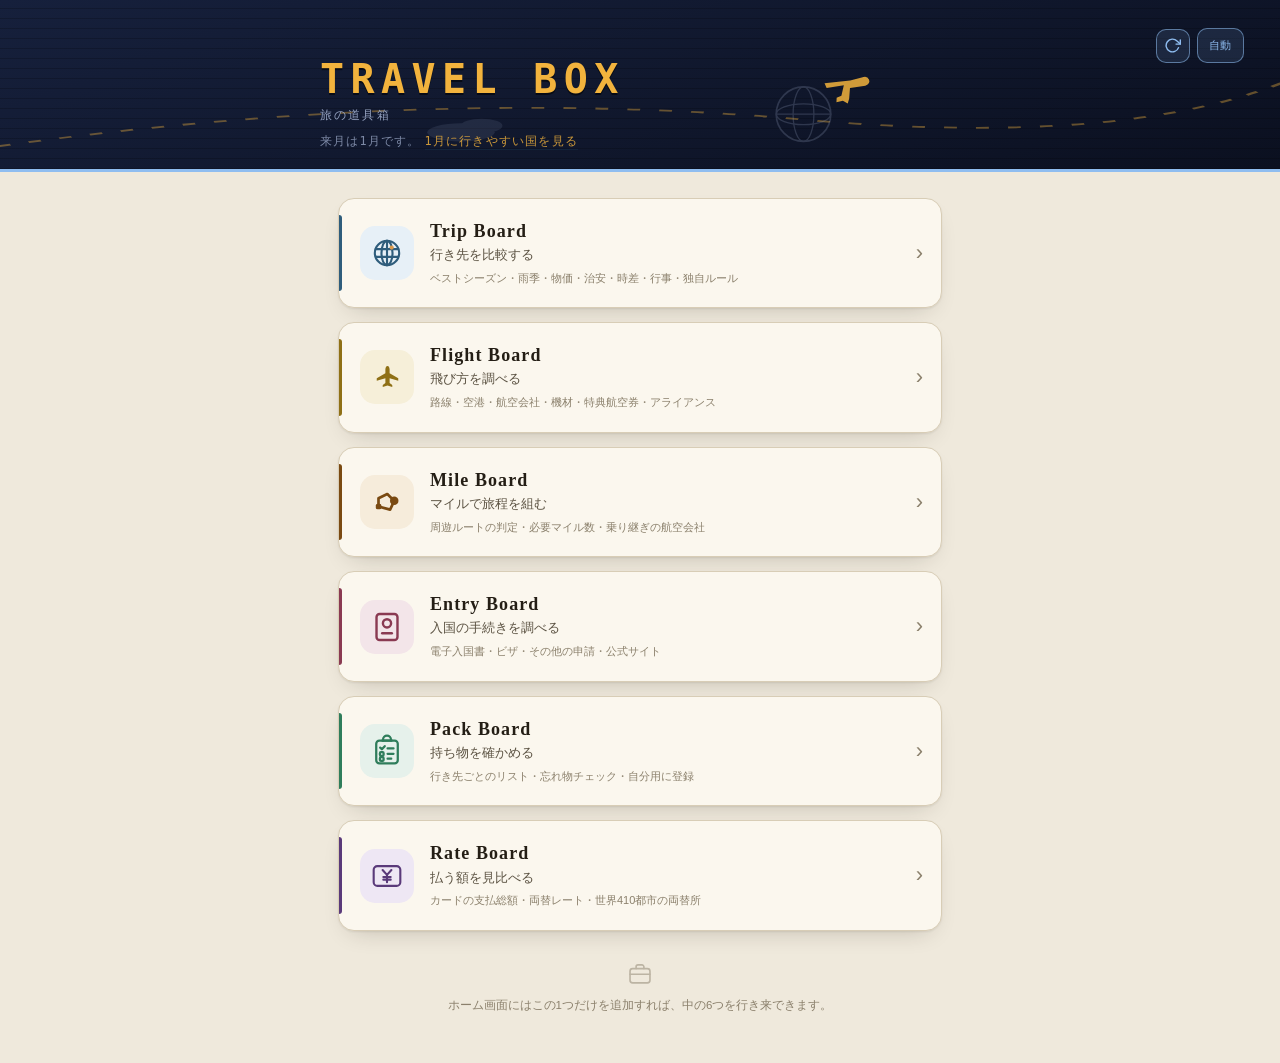
<file: index.html>
<!DOCTYPE html>
<html lang="ja">
<head>
<meta charset="UTF-8">
<meta name="viewport" content="width=device-width, initial-scale=1, viewport-fit=cover">
<meta name="apple-mobile-web-app-capable" content="yes">
<!-- 上の帯が明るい色になったので、iPhone の時計や電池は黒で出す必要があります。
     black-translucent のままだと白文字になって読めません。
     ★これも追加した瞬間に焼き付く項目です。 -->
<meta name="apple-mobile-web-app-status-bar-style" content="default">
<meta name="apple-mobile-web-app-title" content="Travel Box">
<meta name="theme-color" content="#d3e5f2" media="(prefers-color-scheme: light)">
<meta name="theme-color" content="#14303f" media="(prefers-color-scheme: dark)">
<link rel="manifest" href="manifest.json">
<link rel="apple-touch-icon" href="img/app-icon-180.png">
<link rel="icon" type="image/png" sizes="192x192" href="img/app-icon-192.png">
<link rel="icon" type="image/png" sizes="512x512" href="img/app-icon-512.png">
<title>Travel Box</title>
<script>
/* 画面が描かれる前に明暗を決めます。中のアプリと同じ保存先を使わないよう、
   玄関は玄関で自分の設定を持ちます。 */
(function () {
  try {
    var pref = localStorage.getItem('travel-box-v1:theme') || 'auto';
    var dark = pref === 'dark' ||
               (pref === 'auto' && matchMedia('(prefers-color-scheme: dark)').matches);
    document.documentElement.dataset.theme = dark ? 'dark' : 'light';
  } catch (e) {
    document.documentElement.dataset.theme = 'light';
  }
})();
</script>
<!-- ★ ?v= は「読み込み直させるための版番号」です。
     css を直したら、ここを1つ上げてください。 -->
<link rel="stylesheet" href="css/entry.css?v=20261124a">
<!-- 旅の道具箱 共通デザイン。着せ替えなので、いちばん後ろで読みます -->
<link rel="stylesheet" href="css/travel.css?v=20261124a">
</head>
<body class="paper">

<!-- ===== しるしのもと =====
     形をここに1回だけ書いて、下から <use> で呼び出します。
     同じ形を何度も書かずに済み、大きさと色は呼び出す側で決められます。
     地球と飛行機は中の2つのアプリの目印でもあるので、
     形を変えるときは Trip Board / Flight Board のヘッダーもそろえてください。 -->
<svg class="sprite" aria-hidden="true" focusable="false">
  <symbol id="i-globe" viewBox="0 0 24 24">
    <g fill="none" stroke="currentColor" stroke-width="1.5" stroke-linecap="round">
      <circle cx="12" cy="12" r="8.6"/>
      <ellipse cx="12" cy="12" rx="3.9" ry="8.6"/>
      <path d="M4 9.3h16M4 14.7h16M12 3.4v17.2"/>
    </g>
    <!-- 行き先の点。ひとつだけ色を差して、地球儀ではなく「旅の目的地」に見せます -->
    <circle class="i-ac" cx="15.3" cy="8.2" r="1.5"/>
  </symbol>

  <symbol id="i-plane" viewBox="0 0 24 24">
    <path fill="currentColor" d="M12 2.4c1.05 0 1.75 1.35 1.75 3v3.05l7.15 4.2v2.1
      l-7.15-2.2v4.05l2.2 1.6v1.6L12 18.7l-3.95 1.1v-1.6l2.2-1.6v-4.05L3.1 14.75v-2.1
      l7.15-4.2V5.4c0-1.65.7-3 1.75-3z"/>
  </symbol>

  <!-- 更新のしるし。時計回りの矢印は「読み込み直す」の共通の形です -->
  <symbol id="i-refresh" viewBox="0 0 24 24">
    <g fill="none" stroke="currentColor" stroke-width="2"
       stroke-linecap="round" stroke-linejoin="round">
      <polyline points="23 4 23 10 17 10"/>
      <path d="M20.49 15a9 9 0 1 1-2.12-9.36L23 10"/>
    </g>
  </symbol>

  <!-- Pack Board のしるし。留め具の付いた紙ばさみ -->
  <symbol id="i-board" viewBox="0 0 24 24">
    <g fill="none" stroke="currentColor" stroke-width="1.6"
       stroke-linecap="round" stroke-linejoin="round">
      <rect x="4.4" y="4.6" width="15.2" height="16.2" rx="2.2"/>
      <path d="M9.2 4.6V3.9a2.8 2.8 0 0 1 5.6 0v.7"/>
      <path d="M8.6 4.6h6.8"/>
      <path d="M12.4 10.2h4.2M12.4 14h4.2M12.4 17.4h2.6"/>
      <path d="m7.2 9.6 1.2 1.2 2-2.2"/>
      <rect x="7" y="12.8" width="2.6" height="2.6" rx=".7"/>
      <rect x="7" y="16.4" width="2.6" height="2.6" rx=".7"/>
    </g>
  </symbol>

  <!-- Entry Board のしるし。パスポートに判が押された形 -->
  <symbol id="i-passport" viewBox="0 0 24 24">
    <g fill="none" stroke="currentColor" stroke-width="1.7"
       stroke-linecap="round" stroke-linejoin="round">
      <rect x="4.6" y="2.8" width="14.8" height="18.4" rx="2.2"/>
      <circle cx="12" cy="9.4" r="2.9"/>
      <path d="M8.6 16.4h6.8"/>
    </g>
  </symbol>

  <!-- Mile Board のしるし。周遊のルート。
       四角が出発地、大きい丸が目的地、小さい丸が乗継地です。
       ★ Mile Board 側のアプリアイコン（img/app-icon.svg）と同じ形です。
         玄関でこのアプリを表しているしるしなので、片方だけ変えないでください。
         こちらは玄関用に形を減らしてあります。しるしは24pxまで縮むので、
         乗継地の小さい丸まで描くと、線と重なって団子に見えてしまいます。
         出発地の四角と目的地の丸だけ残せば、小さくても道すじだと分かります。 -->
  <symbol id="i-loop" viewBox="0 0 24 24">
    <path d="M6 15.2V9.4l6.2-3 4.9 4.8-2.9 6.2z" fill="none" stroke="currentColor"
          stroke-width="1.9" stroke-linejoin="round"/>
    <circle cx="17.1" cy="11.2" r="3" fill="currentColor"/>
    <rect x="4.1" y="13.3" width="3.9" height="3.9" rx="1.2" fill="currentColor"/>
  </symbol>

  <!-- Rate Board のしるし。横長のお札に円記号。
       円記号は線だけで描いてあるので、書体の無い端末でも同じ形になります。
       ★ Entry Board のパスポートも「四角の中に何か」ですが、
          あちらは縦長、こちらは横長にして見分けが付くようにしています。
       ★ 線と線のすきまは 1.5 以上を保ってください。
          これより詰めると、34px で描いたとき線どうしがくっついて
          記号に見えなくなります（実際に一度そうなりました）。 -->
  <symbol id="i-rate" viewBox="0 0 24 24">
    <g fill="none" stroke="currentColor" stroke-width="1.5"
       stroke-linecap="round" stroke-linejoin="round">
      <rect x="2.6" y="5" width="18.8" height="14" rx="2.6"/>
      <path d="M8.9 7.8 L12 11.2 L15.1 7.8"/>
      <path d="M12 11.2 V16.4"/>
      <path d="M9.4 12.7h5.2M9.4 14.6h5.2"/>
    </g>
  </symbol>

  <symbol id="i-case" viewBox="0 0 24 24">
    <g fill="none" stroke="currentColor" stroke-width="1.5"
       stroke-linecap="round" stroke-linejoin="round">
      <rect x="2.8" y="7" width="18.4" height="13.2" rx="2.4"/>
      <path d="M8.4 7V5.4a1.8 1.8 0 0 1 1.8-1.8h3.6a1.8 1.8 0 0 1 1.8 1.8V7"/>
      <path d="M2.8 12.2h18.4"/>
    </g>
  </symbol>
</svg>

<header class="hero">
  <!-- 板の上に薄く描く飾り。航路・地球・飛行機・雲。
       道具箱の中の全アプリで同じ形にそろえてあります。
       ここは玄関なので、いちばん高い板になります。 -->
  <svg class="masthead-art" viewBox="0 0 400 130" preserveAspectRatio="none" aria-hidden="true">
    <path d="M-10 116 Q 130 66 250 92 T 420 40" fill="none" stroke="#f2b33d"
          stroke-width="1.4" stroke-dasharray="4 6" opacity=".38"/>
  </svg>
  <svg class="masthead-art" viewBox="0 0 400 130" aria-hidden="true">
    <g transform="translate(326,88)" opacity=".24">
      <circle r="21" fill="none" stroke="#95a2c0" stroke-width="1.3"/>
      <ellipse rx="21" ry="8" fill="none" stroke="#95a2c0" stroke-width="1"/>
      <ellipse rx="8" ry="21" fill="none" stroke="#95a2c0" stroke-width="1"/>
      <path d="M-21 0h42" stroke="#95a2c0" stroke-width="1"/>
    </g>
    <g transform="translate(362,62) rotate(-24)" fill="#f2b33d" opacity=".85">
      <path d="M0 0 L-19 -6 L-19 -2 L-6 1.4 L-11 8 L-15 8 L-16.5 11 L-11.5 12 L-9 15.5 L-6.5 12.6 L-2.5 5.2 L9 8.4 Q13.5 8.6 13.5 5.2 Q13.5 1.8 9 1.6 Z"/>
    </g>
    <g fill="#95a2c0" opacity=".13">
      <ellipse cx="62" cy="102" rx="26" ry="7"/>
      <ellipse cx="78" cy="97" rx="16" ry="5.5"/>
    </g>
  </svg>

  <div class="hero__btns">
    <!-- 手動での更新。ふだんは sw.js が自動で新しくしますが、
         古い画面のままのときはここを押します（js/update.js） -->
    <button type="button" class="head-icon" id="updateBtn"
            title="最新版に更新" aria-label="最新版に更新">
      <svg class="head-icon__i" aria-hidden="true"><use href="#i-refresh"/></svg>
    </button>
    <button type="button" class="theme-btn" id="themeBtn">自動</button>
  </div>
  <div class="hero__inner">
    <h1 class="hero__title">Travel Box</h1>
    <p class="hero__kicker">旅の道具箱</p>
    <p class="hero__sub" id="heroSub">読み込み中…</p>
  </div>
</header>

<main class="page">

  <!-- ===== アプリの一覧 ===== -->
  <nav class="apps" aria-label="アプリ">

    <a class="app app--trip" href="Trip-Board/index.html">
      <span class="app__icon" aria-hidden="true">
        <svg class="app__mark"><use href="#i-globe"/></svg>
      </span>
      <span class="app__body">
        <span class="app__name">Trip Board</span>
        <span class="app__desc">行き先を比較する</span>
        <span class="app__detail">ベストシーズン・雨季・物価・治安・時差・行事・独自ルール</span>
      </span>
      <span class="app__chev" aria-hidden="true">›</span>
    </a>

    <a class="app app--flight" href="Flight-Board/index.html">
      <span class="app__icon" aria-hidden="true">
        <svg class="app__mark app__mark--plane"><use href="#i-plane"/></svg>
      </span>
      <span class="app__body">
        <span class="app__name">Flight Board</span>
        <span class="app__desc">飛び方を調べる</span>
        <span class="app__detail">路線・空港・航空会社・機材・特典航空券・アライアンス</span>
      </span>
      <span class="app__chev" aria-hidden="true">›</span>
    </a>

    <a class="app app--mile" href="Mile-Board/index.html">
      <span class="app__icon" aria-hidden="true">
        <svg class="app__mark"><use href="#i-loop"/></svg>
      </span>
      <span class="app__body">
        <span class="app__name">Mile Board</span>
        <span class="app__desc">マイルで旅程を組む</span>
        <span class="app__detail">周遊ルートの判定・必要マイル数・乗り継ぎの航空会社</span>
      </span>
      <span class="app__chev" aria-hidden="true">›</span>
    </a>

    <a class="app app--entry" href="Entry-Board/index.html">
      <span class="app__icon" aria-hidden="true">
        <svg class="app__mark"><use href="#i-passport"/></svg>
      </span>
      <span class="app__body">
        <span class="app__name">Entry Board</span>
        <span class="app__desc">入国の手続きを調べる</span>
        <span class="app__detail">電子入国書・ビザ・その他の申請・公式サイト</span>
      </span>
      <span class="app__chev" aria-hidden="true">›</span>
    </a>

    <a class="app app--pack" href="Pack-Board/index.html">
      <span class="app__icon" aria-hidden="true">
        <svg class="app__mark"><use href="#i-board"/></svg>
      </span>
      <span class="app__body">
        <span class="app__name">Pack Board</span>
        <span class="app__desc">持ち物を確かめる</span>
        <span class="app__detail">行き先ごとのリスト・忘れ物チェック・自分用に登録</span>
      </span>
      <span class="app__chev" aria-hidden="true">›</span>
    </a>

    <!-- ★ リンク先が他の4つと違います。
         外貨計算アプリの実体は ~/個人Claude/TravelBox/外貨計算/ にあり、Travel Box の中には
         置いていません（あちらは単独のアプリとしても公開しているためです）。
         組み立てのとき「Rate-Board/index.html」に書き換わります。
         配布用には web-haifu/、私用には web/ が入ります。 -->
    <a class="app app--rate" href="Rate-Board/index.html">
      <span class="app__icon" aria-hidden="true">
        <svg class="app__mark"><use href="#i-rate"/></svg>
      </span>
      <span class="app__body">
        <span class="app__name">Rate Board</span>
        <span class="app__desc">払う額を見比べる</span>
        <span class="app__detail">カードの支払総額・両替レート・世界410都市の両替所</span>
      </span>
      <span class="app__chev" aria-hidden="true">›</span>
    </a>

  </nav>


  <footer class="foot">
    <svg class="foot__mark" aria-hidden="true"><use href="#i-case"/></svg>
    <p>ホーム画面にはこの1つだけを追加すれば、中の6つを行き来できます。</p>
  </footer>

</main>

<script>
/* 明暗の切り替え。中のアプリと同じ操作感に揃えています。 */
(function () {
  var btn = document.getElementById('themeBtn');
  var key = 'travel-box-v1:theme';
  var order = ['auto', 'light', 'dark'];
  var label = { auto: '自動', light: '明', dark: '暗' };

  function apply(pref) {
    var dark = pref === 'dark' ||
      (pref === 'auto' && matchMedia('(prefers-color-scheme: dark)').matches);
    document.documentElement.dataset.theme = dark ? 'dark' : 'light';
    btn.textContent = label[pref];
  }

  var pref = localStorage.getItem(key) || 'auto';
  apply(pref);
  btn.addEventListener('click', function () {
    pref = order[(order.indexOf(pref) + 1) % order.length];
    try { localStorage.setItem(key, pref); } catch (e) { /* 無視 */ }
    apply(pref);
  });
  matchMedia('(prefers-color-scheme: dark)').addEventListener('change', function () {
    apply(pref);
  });
})();

/* 見出しの下に、いまの日本時刻と「来月のおすすめ」への入口を出します。
   玄関に来た時点でひとつだけ判断の材料があると、次に押す場所が決まります。 */
(function () {
  var now = new Date();
  var next = new Date(now.getFullYear(), now.getMonth() + 1, 1);
  var m = next.getMonth() + 1;
  var sub = document.getElementById('heroSub');
  sub.innerHTML = '来月は' + m + '月です。' +
    '<a href="Trip-Board/index.html">' + m + '月に行きやすい国を見る</a>';

  /* Trip Board 側は選んだ月を保存して開くので、
     ここで先に書き込んでおけば、開いた瞬間にその月で並びます。 */
  try {
    var key = 'trip-board-v1:state';
    var s = JSON.parse(localStorage.getItem(key) || '{}');
    var link = sub.querySelector('a');
    link.addEventListener('click', function () {
      s.month = m;
      localStorage.setItem(key, JSON.stringify(s));
    });
  } catch (e) { /* 保存できなくてもリンクは働きます */ }
})();
</script>
<script src="js/update.js?v=20261124a"></script>

<script>
/* 世話係の登録。これが無いと sw.js は働きません。
   ★この行が入った版を上げた直後だけ、ホーム画面のアイコンを
     一旦消して追加し直す必要があります（古いページには
     登録が入っていないため）。以降は自動で新しくなります。 */
if ('serviceWorker' in navigator) {
  window.addEventListener('load', function () {
    navigator.serviceWorker.register('sw.js').catch(function () {});
  });
}
</script>
</body>
</html>
</file>
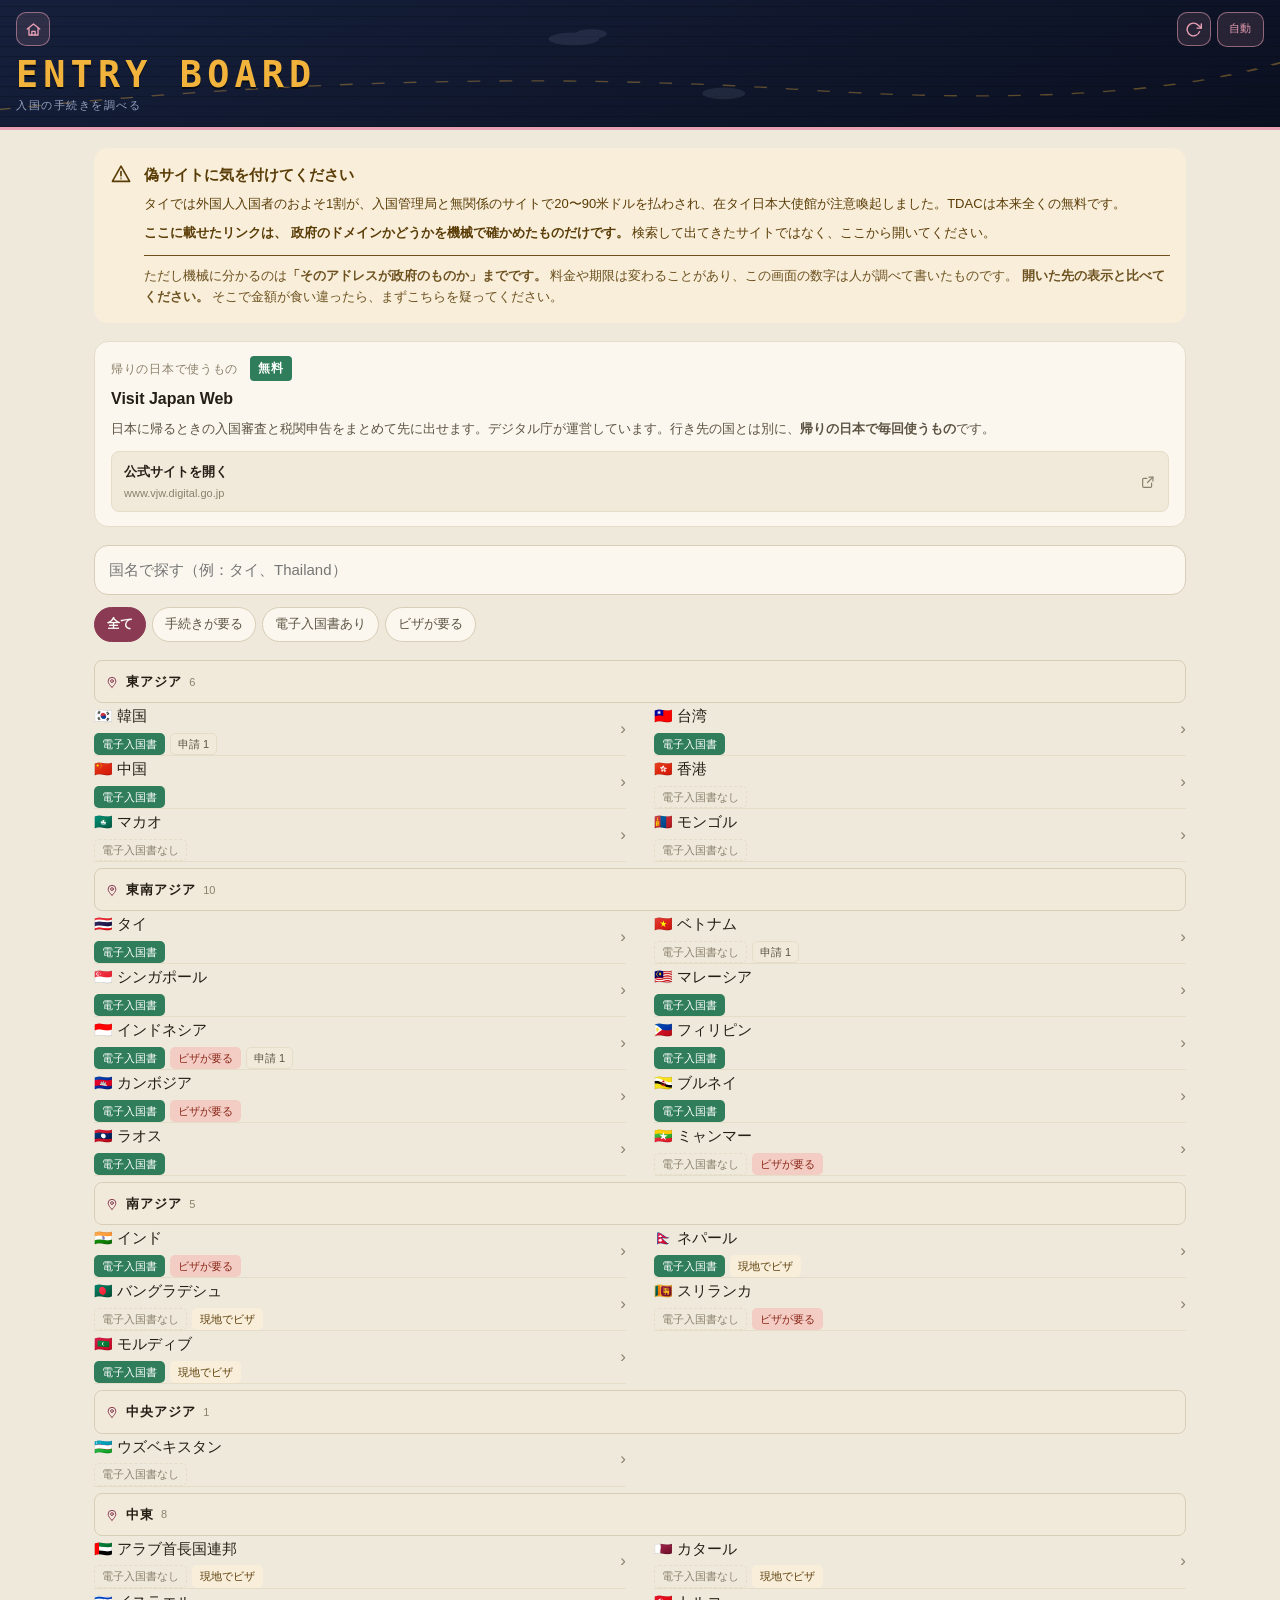
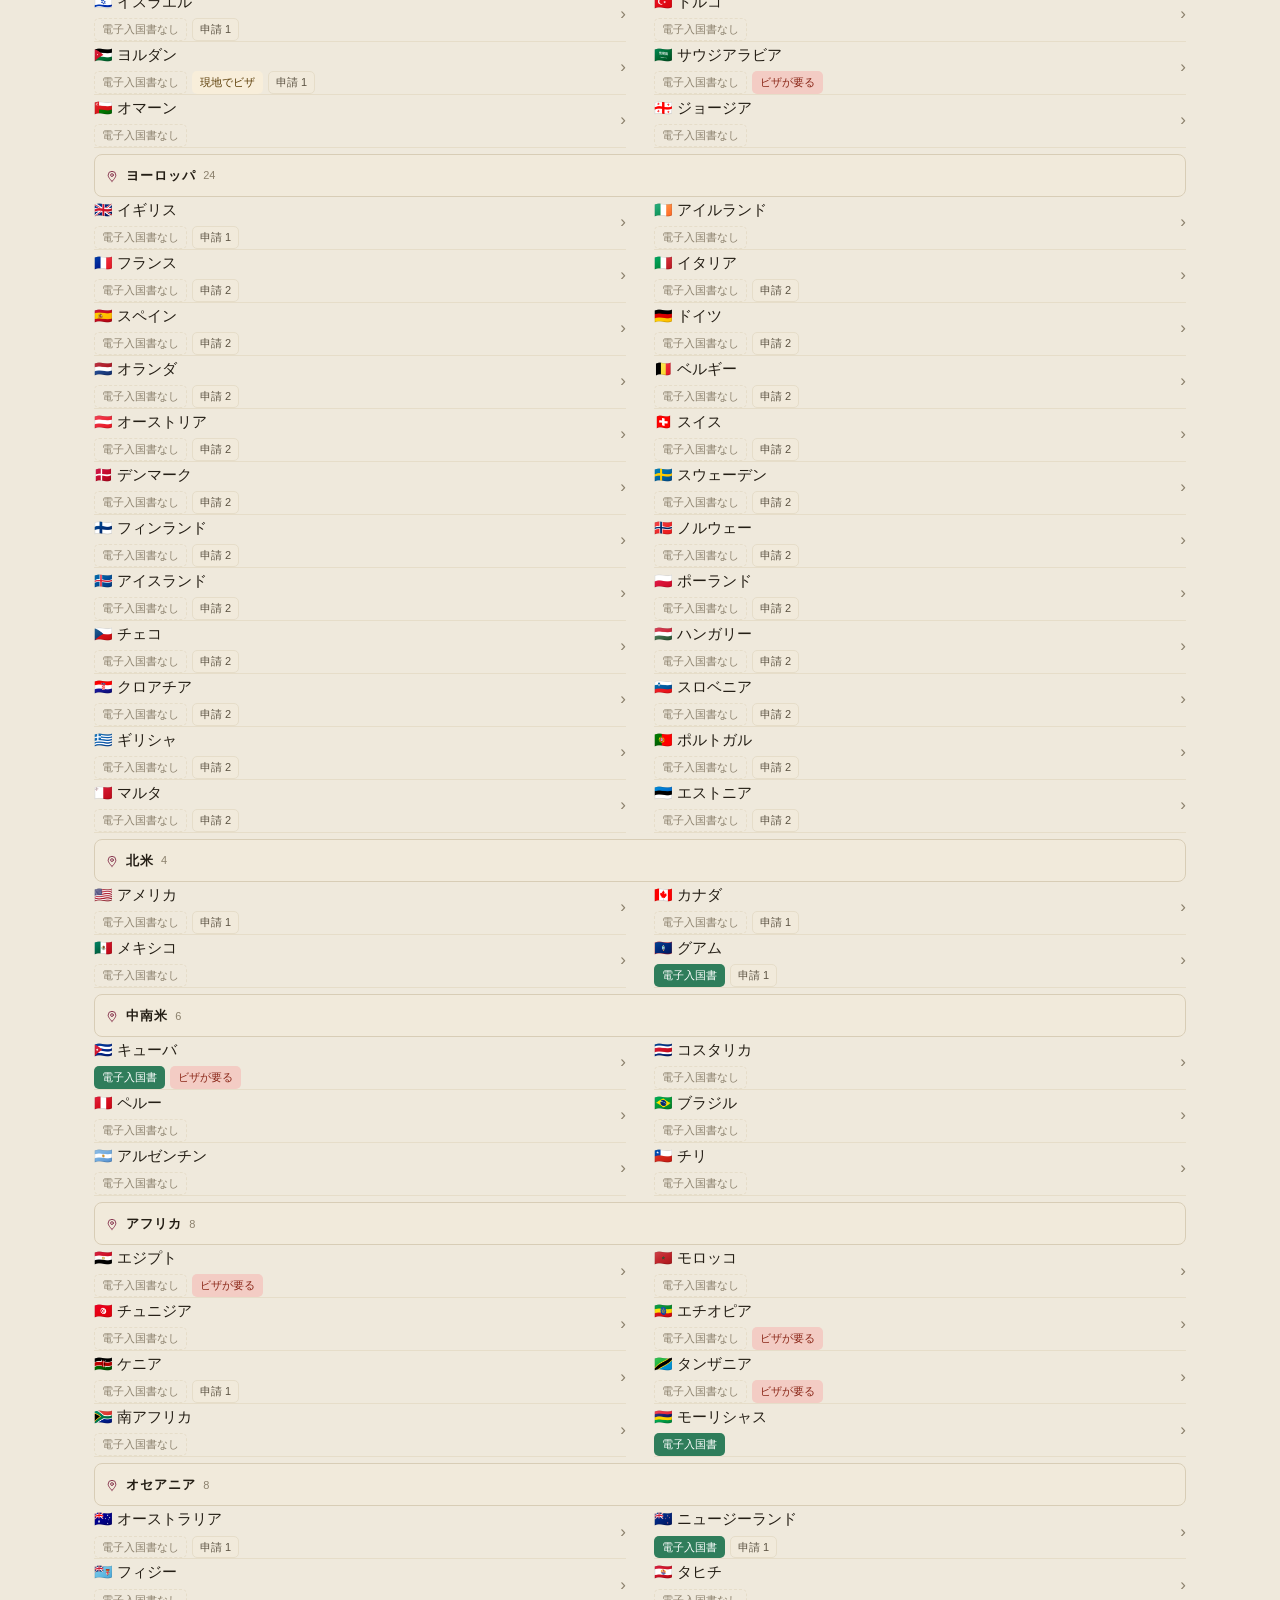
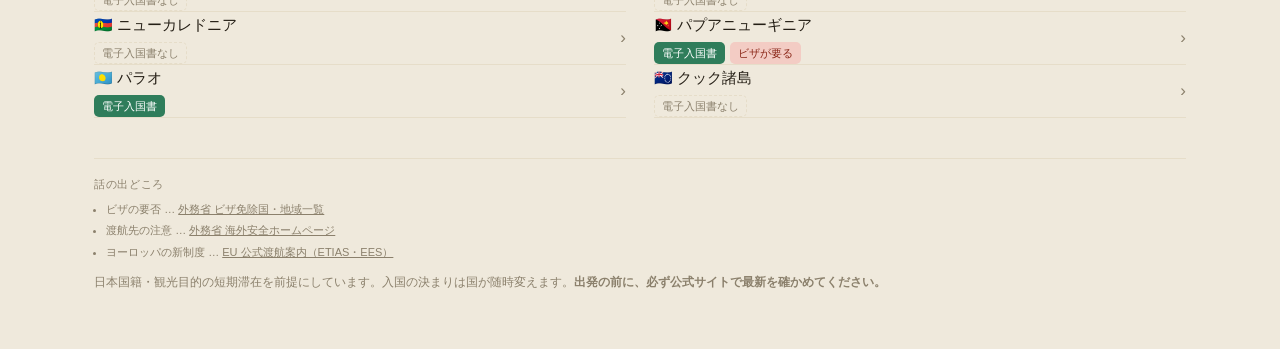
<file: Entry-Board/index.html>
<!DOCTYPE html>
<html lang="ja">
<head>
<meta charset="UTF-8">
<meta name="viewport" content="width=device-width, initial-scale=1, viewport-fit=cover">
<meta name="apple-mobile-web-app-capable" content="yes">
<meta name="apple-mobile-web-app-status-bar-style" content="black-translucent">
<meta name="apple-mobile-web-app-title" content="Entry Board">
<meta name="theme-color" content="#1c1214">
<link rel="manifest" href="manifest.json">
<link rel="apple-touch-icon" href="img/app-icon-180.png">
<link rel="icon" type="image/png" sizes="192x192" href="img/app-icon-192.png">
<link rel="icon" type="image/png" sizes="512x512" href="img/app-icon-512.png">
<title>Entry Board</title>
<script>
/* 画面が描かれる前に明暗を決めます。
   ここを後回しにすると、暗い設定の端末で一瞬だけ白い画面が出てしまいます。 */
(function () {
  try {
    var pref = localStorage.getItem('entry-board-v1:theme') || 'auto';
    var dark = pref === 'dark' ||
               (pref === 'auto' && matchMedia('(prefers-color-scheme: dark)').matches);
    document.documentElement.dataset.theme = dark ? 'dark' : 'light';
  } catch (e) {
    document.documentElement.dataset.theme = 'light';
  }
})();
</script>
<!-- ★ ?v= は「読み込み直させるための版番号」です。
     css か js を直したら、ここの数字をすべて同じ値に1つ上げてください。 -->
<link rel="stylesheet" href="css/style.css?v=20261124b">
<!-- 色と書体。style.css より後ろで読むこと（土台の色を上書きするため） -->
<link rel="stylesheet" href="css/design.css?v=20261124b">
<!-- 旅の道具箱 共通デザイン。着せ替えなので、いちばん後ろで読みます -->
<link rel="stylesheet" href="css/travel.css?v=20261124b">
</head>
<body class="paper">

<!-- ===== しるしのもと =====
     形をここに1回だけ書いて、下や js から <use href="#i-○○"> で呼び出します。
     ★ i-home は Trip Board / Flight Board / Pack Board と同じ形です。
       4つそろえてください。 -->
<svg class="sprite" aria-hidden="true" focusable="false">
  <symbol id="i-home" viewBox="0 0 24 24">
    <g fill="none" stroke="currentColor" stroke-width="1.9"
       stroke-linecap="round" stroke-linejoin="round">
      <path d="M3.2 11.3 12 4.2l8.8 7.1"/>
      <path d="M5.6 10.1v9.7h12.8v-9.7"/>
      <path d="M9.7 19.8v-5.2h4.6v5.2"/>
    </g>
  </symbol>

  <!-- アプリのしるし。パスポートに判が押された形。アイコンと同じです -->
  <symbol id="i-passport" viewBox="0 0 24 24">
    <g fill="none" stroke="currentColor" stroke-width="1.7"
       stroke-linecap="round" stroke-linejoin="round">
      <rect x="4.6" y="2.8" width="14.8" height="18.4" rx="2.2"/>
      <circle cx="12" cy="9.4" r="2.9"/>
      <path d="M8.6 16.4h6.8"/>
    </g>
  </symbol>

  <!-- 外へ出るしるし。公式サイトへのリンクに付けます -->
  <symbol id="i-external" viewBox="0 0 24 24">
    <g fill="none" stroke="currentColor" stroke-width="1.8"
       stroke-linecap="round" stroke-linejoin="round">
      <path d="M13.4 4.6h6v6"/>
      <path d="m19.4 4.6-8.2 8.2"/>
      <path d="M17.4 13.8v4.4a1.8 1.8 0 0 1-1.8 1.8H5.8A1.8 1.8 0 0 1 4 18.2V8.4
               a1.8 1.8 0 0 1 1.8-1.8h4.4"/>
    </g>
  </symbol>

  <!-- 気をつけることのしるし -->
  <symbol id="i-warn" viewBox="0 0 24 24">
    <g fill="none" stroke="currentColor" stroke-width="1.8"
       stroke-linecap="round" stroke-linejoin="round">
      <path d="M12 3.4 21.4 20H2.6z"/>
      <path d="M12 9.4v4.6"/>
      <circle cx="12" cy="17" r=".2"/>
    </g>
  </symbol>

  <symbol id="i-search" viewBox="0 0 24 24">
    <g fill="none" stroke="currentColor" stroke-width="1.9" stroke-linecap="round">
      <circle cx="10.6" cy="10.6" r="6.6"/>
      <path d="m15.6 15.6 4.4 4.4"/>
    </g>
  </symbol>

  <!-- エリアの見出し -->
  <symbol id="i-pin" viewBox="0 0 24 24">
    <g fill="none" stroke="currentColor" stroke-width="1.7"
       stroke-linecap="round" stroke-linejoin="round">
      <path d="M12 21.2s6.6-6 6.6-10.6a6.6 6.6 0 1 0-13.2 0C5.4 15.2 12 21.2 12 21.2z"/>
      <circle cx="12" cy="10.4" r="2.4"/>
    </g>
  </symbol>

  <!-- 更新のしるし。時計回りの矢印は「読み込み直す」の共通の形です -->
  <symbol id="i-refresh" viewBox="0 0 24 24">
    <g fill="none" stroke="currentColor" stroke-width="2"
       stroke-linecap="round" stroke-linejoin="round">
      <polyline points="23 4 23 10 17 10"/>
      <path d="M20.49 15a9 9 0 1 1-2.12-9.36L23 10"/>
    </g>
  </symbol>
</svg>

<!-- ===== ヘッダー ===== -->
<header class="app-header">
  <!-- 板の上に薄く描く飾り。航路・地球・飛行機・雲。
       道具箱の中の全アプリで同じ形にそろえてあります。 -->
  <svg class="masthead-art" viewBox="0 0 400 130" preserveAspectRatio="none" aria-hidden="true">
    <path d="M-10 116 Q 130 66 250 92 T 420 40" fill="none" stroke="#f2b33d"
          stroke-width="1.4" stroke-dasharray="4 6" opacity=".34"/>
  </svg>
  <svg class="masthead-art" viewBox="0 0 400 130" aria-hidden="true">
    <!-- ★このアプリは見出しが1行しかないので、地球と飛行機は置いていません。
         置くとボタンや題字と重なってしまうためです。
         Mile Board のように見出しが高いアプリには入れてあります。 -->
    <g fill="#95a2c0" opacity=".13">
      <ellipse cx="132" cy="40" rx="26" ry="6.5"/>
      <ellipse cx="150" cy="35" rx="16" ry="5"/>
      <ellipse cx="286" cy="96" rx="22" ry="6"/>
    </g>
  </svg>

  <div class="app-header__inner">
    <!-- 旅の道具箱（玄関）へ戻る。4つのアプリで同じ形・同じ大きさです -->
    <a class="home-link" href="../"
       title="旅の道具箱に戻る" aria-label="旅の道具箱に戻る">
      <svg class="home-link__icon" aria-hidden="true"><use href="#i-home"/></svg>
    </a>
    <button type="button" class="app-title" id="homeBtn" title="上に戻る">
      <span class="app-title__mark" aria-hidden="true">
        <svg class="app-title__glyph"><use href="#i-passport"/></svg>
      </span>
      <span class="app-title__text">
        <span class="app-title__main">Entry Board</span>
        <span class="app-title__sub">入国の手続きを調べる</span>
      </span>
    </button>
    <div class="head-btns">
      <!-- 手動での更新。ふだんは sw.js が自動で新しくします（js/update.js） -->
      <button type="button" class="head-icon" id="updateBtn"
              title="最新版に更新" aria-label="最新版に更新">
        <svg class="head-icon__i" aria-hidden="true"><use href="#i-refresh"/></svg>
      </button>
      <button type="button" class="head-btn" id="themeBtn">自動</button>
    </div>
  </div>
</header>

<main class="page">

  <section class="notice" id="loading">
    <span class="loader" aria-hidden="true">
      <svg class="loader__mark"><use href="#i-passport"/></svg>
    </span>
    <p class="notice__text">データを読み込んでいます…</p>
  </section>
  <section class="notice notice--error is-hidden" id="loadError">
    <p class="notice__text" id="loadErrorText"></p>
  </section>

  <div class="view is-hidden" id="view">

    <!-- ★この注意書きはいちばん上から動かさないでください。
         偽サイトで金を払ってしまう事故を防ぐのが、このアプリの一番の役目です。 -->
    <div class="alert">
      <svg class="alert__i" aria-hidden="true"><use href="#i-warn"/></svg>
      <div class="alert__body">
        <p class="alert__title">偽サイトに気を付けてください</p>
        <p class="alert__text" id="warnText"></p>
        <p class="alert__text"><strong>ここに載せたリンクは、
          政府のドメインかどうかを機械で確かめたものだけです。</strong>
          検索して出てきたサイトではなく、ここから開いてください。</p>
        <!-- ★確かめられていないことまで確かめたように読めては困るので、
             どこまでが機械で分かることかを書いておきます。 -->
        <p class="alert__text alert__text--limit">
          ただし機械に分かるのは<strong>「そのアドレスが政府のものか」までです。</strong>
          料金や期限は変わることがあり、この画面の数字は人が調べて書いたものです。
          <strong>開いた先の表示と比べてください。</strong>
          そこで金額が食い違ったら、まずこちらを疑ってください。</p>
      </div>
    </div>

    <div class="vjw" id="japan"></div>

    <div class="search">
      <input type="search" class="search__input" id="search"
             placeholder="国名で探す（例：タイ、Thailand）"
             autocomplete="off" autocorrect="off" autocapitalize="off" spellcheck="false">
      <button type="button" class="search__clear is-hidden" id="searchClear" aria-label="消す">✕</button>
    </div>

    <div class="chips" id="filterChips"></div>

    <ul class="list" id="list"></ul>
  </div>

</main>

<!-- ===== 国ごとの中身 ===== -->
<div class="sheet-backdrop is-hidden" id="sheetBackdrop"></div>
<aside class="sheet is-hidden" id="sheet" role="dialog" aria-modal="true"
       aria-labelledby="sheetTitle">
  <div class="sheet__grip"></div>
  <div class="sheet__head">
    <h2 class="sheet__title" id="sheetTitle"></h2>
    <button type="button" class="sheet__close" id="sheetClose" aria-label="閉じる">✕</button>
  </div>
  <div class="sheet__body" id="sheetBody"></div>
</aside>

<script src="js/config.js?v=20261124b"></script>
<script src="js/app.js?v=20261124b"></script>
<script src="js/update.js?v=20261124b"></script>
</body>
</html>
</file>
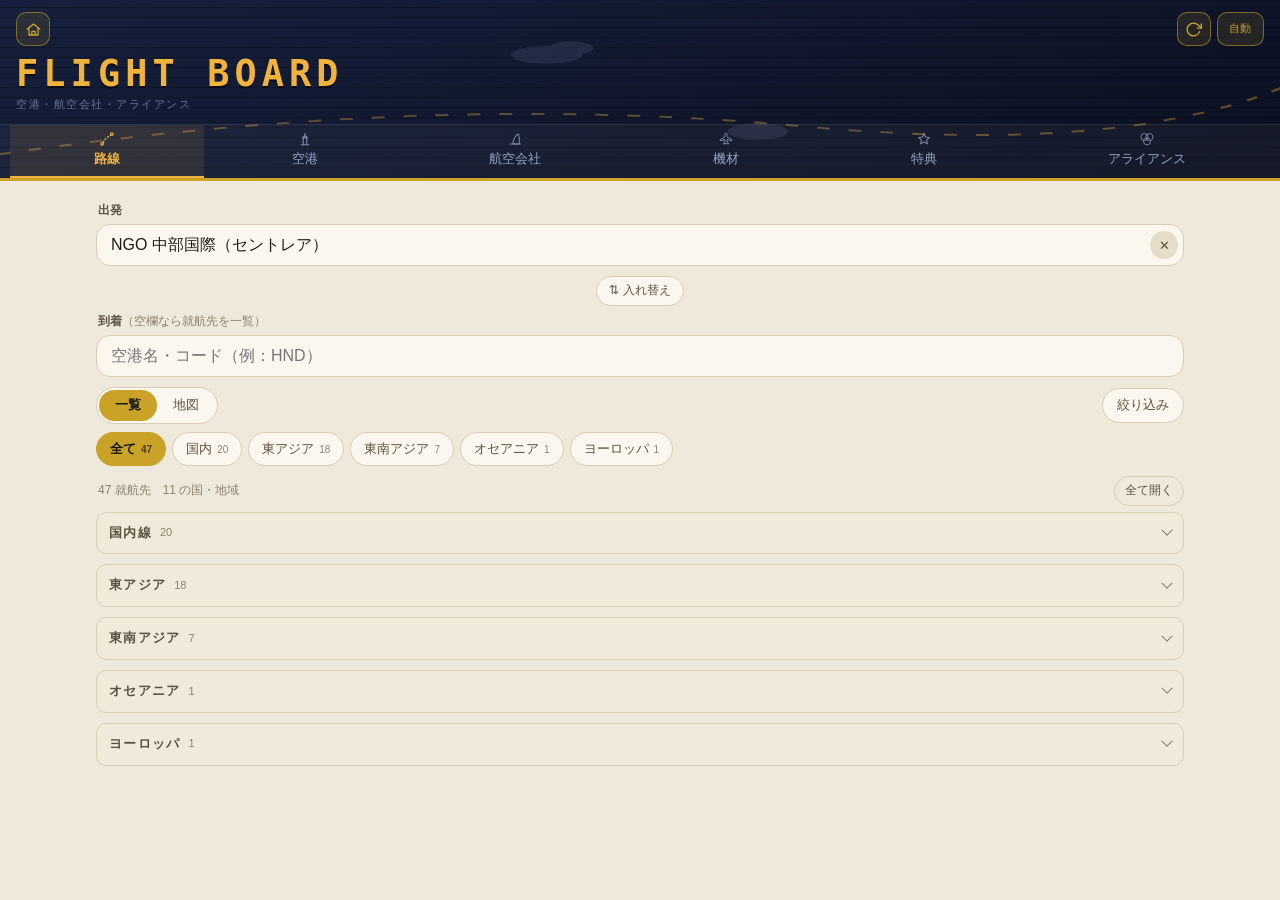
<file: Flight-Board/index.html>
<!DOCTYPE html>
<html lang="ja">
<head>
<meta charset="UTF-8">
<meta name="viewport" content="width=device-width, initial-scale=1, viewport-fit=cover">
<meta name="apple-mobile-web-app-capable" content="yes">
<meta name="apple-mobile-web-app-status-bar-style" content="black-translucent">
<meta name="apple-mobile-web-app-title" content="Flight Board">
<meta name="theme-color" content="#0f1620">
<!-- ホーム画面に追加したときのアイコン／ブラウザのタブのアイコン -->
<link rel="manifest" href="manifest.json">
<link rel="apple-touch-icon" href="img/app-icon-180.png">
<link rel="icon" type="image/png" sizes="192x192" href="img/app-icon-192.png">
<link rel="icon" type="image/png" sizes="512x512" href="img/app-icon-512.png">
<title>Flight Board</title>
<script>
/* 画面が描かれる前に明暗を決めます。
   ここを後回しにすると、暗い設定の端末で一瞬だけ白い画面が出てしまいます。 */
(function () {
  try {
    var pref = localStorage.getItem('flight-board-v1:theme') || 'auto';
    var dark = pref === 'dark' ||
               (pref === 'auto' && matchMedia('(prefers-color-scheme: dark)').matches);
    document.documentElement.dataset.theme = dark ? 'dark' : 'light';
  } catch (e) {
    document.documentElement.dataset.theme = 'light';
  }
})();
</script>
<!-- ★ ?v= は「読み込み直させるための版番号」です。
     css か js を直したら、ここの数字をすべて同じ値に1つ上げてください。
     上げないとブラウザが古いファイルを使い続け、直したはずの画面が変わりません。 -->
<link rel="stylesheet" href="css/style.css?v=20261124b">
<!-- 色と書体。style.css より後ろで読むこと（土台の色を上書きするため） -->
<link rel="stylesheet" href="css/design.css?v=20261124b">
<!-- 旅の道具箱 共通デザイン。着せ替えなので、いちばん後ろで読みます -->
<link rel="stylesheet" href="css/travel.css?v=20261124b">
</head>
<body class="paper">

<!-- ===== しるしのもと =====
     形をここに1回だけ書いて、下から <use href="#i-○○"> で呼び出します。
     大きさと色は呼び出す側で決めます（線は currentColor）。

     ★ i-plane は Travel Box（玄関）のカードと同じ形です。
       玄関でこのアプリを表しているしるしなので、片方だけ変えないでください。 -->
<svg class="sprite" aria-hidden="true" focusable="false">
  <symbol id="i-plane" viewBox="0 0 24 24">
    <path fill="currentColor" d="M12 2.4c1.05 0 1.75 1.35 1.75 3v3.05l7.15 4.2v2.1
      l-7.15-2.2v4.05l2.2 1.6v1.6L12 18.7l-3.95 1.1v-1.6l2.2-1.6v-4.05L3.1 14.75v-2.1
      l7.15-4.2V5.4c0-1.65.7-3 1.75-3z"/>
  </symbol>

  <!-- 読み込み中に回す点線の輪 -->
  <symbol id="i-orbit" viewBox="0 0 24 24">
    <circle cx="12" cy="12" r="10.8" fill="none" stroke="currentColor"
            stroke-width="1.3" stroke-linecap="round" stroke-dasharray="2.4 4.6"/>
  </symbol>

  <symbol id="i-home" viewBox="0 0 24 24">
    <g fill="none" stroke="currentColor" stroke-width="1.9"
       stroke-linecap="round" stroke-linejoin="round">
      <path d="M3.2 11.3 12 4.2l8.8 7.1"/>
      <path d="M5.6 10.1v9.7h12.8v-9.7"/>
      <path d="M9.7 19.8v-5.2h4.6v5.2"/>
    </g>
  </symbol>

  <!-- ---- タブのしるし ---- -->
  <symbol id="i-route" viewBox="0 0 24 24">
    <g fill="none" stroke="currentColor" stroke-width="1.7"
       stroke-linecap="round" stroke-linejoin="round">
      <path d="M6.2 17.6C8.4 12.4 12.2 8.6 17.6 6.4" stroke-dasharray="2.2 3"/>
      <circle cx="4.7" cy="19.3" r="1.9"/>
      <circle cx="19.3" cy="4.7" r="1.9"/>
    </g>
  </symbol>
  <symbol id="i-airport" viewBox="0 0 24 24">
    <g fill="none" stroke="currentColor" stroke-width="1.7"
       stroke-linecap="round" stroke-linejoin="round">
      <path d="M9.4 20.6V10.4h5.2v10.2"/>
      <path d="m8 10.4 4-3.8 4 3.8M12 6.6V3.4"/>
      <path d="M6.2 20.6h11.6"/>
    </g>
  </symbol>
  <!-- 航空会社は尾翼。会社の色や印が入るのが尾翼なので、
       この業界ではそのまま「航空会社」を表す形として通っています。
       胴体の線を足さないと、ただの三角形に見えてしまいます。 -->
  <symbol id="i-airline" viewBox="0 0 24 24">
    <g fill="none" stroke="currentColor" stroke-width="1.6"
       stroke-linecap="round" stroke-linejoin="round">
      <path d="M8.8 19.4c.3-5.4 2.7-10.6 6.6-14.4h2.2c1 4.7 1.2 9.6.8 14.4z"/>
      <path d="M4.2 19.4h15.6"/>
    </g>
  </symbol>
  <!-- 機材は機体そのもの。ヘッダーのしるしと同じ形ですが、
       あちらは塗り、こちらは線にして役割を分けています。 -->
  <symbol id="i-aircraft" viewBox="0 0 24 24">
    <path fill="none" stroke="currentColor" stroke-width="1.5" stroke-linejoin="round"
          d="M12 2.9c1 0 1.7 1.3 1.7 2.9v3l6.9 4.1v1.9l-6.9-2.1v3.9l2.1 1.5v1.5L12 18.7
             l-3.8.9v-1.5l2.1-1.5v-3.9l-6.9 2.1v-1.9l6.9-4.1v-3c0-1.6.7-2.9 1.7-2.9z"/>
  </symbol>
  <symbol id="i-award" viewBox="0 0 24 24">
    <path fill="none" stroke="currentColor" stroke-width="1.6"
          stroke-linejoin="round"
          d="m12 3.8 2.5 5.1 5.6.8-4.1 4 1 5.6-5-2.7-5 2.7 1-5.6-4.1-4 5.6-.8z"/>
  </symbol>
  <!-- アライアンスは組み合った3つの輪。小さく描くと潰れるので、
       輪を大きめにして線を細くし、重なりが見えるようにしています。 -->
  <symbol id="i-alliance" viewBox="0 0 24 24">
    <g fill="none" stroke="currentColor" stroke-width="1.4">
      <circle cx="8.3" cy="9.1" r="5.3"/>
      <circle cx="15.7" cy="9.1" r="5.3"/>
      <circle cx="12" cy="15.5" r="5.3"/>
    </g>
  </symbol>
  <!-- 更新のしるし。時計回りの矢印は「読み込み直す」の共通の形です -->
  <symbol id="i-refresh" viewBox="0 0 24 24">
    <g fill="none" stroke="currentColor" stroke-width="2"
       stroke-linecap="round" stroke-linejoin="round">
      <polyline points="23 4 23 10 17 10"/>
      <path d="M20.49 15a9 9 0 1 1-2.12-9.36L23 10"/>
    </g>
  </symbol>
</svg>

<!-- ===== ヘッダー ===== -->
<header class="app-header">
  <!-- 板の上に薄く描く飾り。航路・地球・飛行機・雲。
       道具箱の中の全アプリで同じ形にそろえてあります。 -->
  <svg class="masthead-art" viewBox="0 0 400 130" preserveAspectRatio="none" aria-hidden="true">
    <path d="M-10 116 Q 130 66 250 92 T 420 40" fill="none" stroke="#f2b33d"
          stroke-width="1.4" stroke-dasharray="4 6" opacity=".34"/>
  </svg>
  <svg class="masthead-art" viewBox="0 0 400 130" aria-hidden="true">
    <!-- ★このアプリは見出しが1行しかないので、地球と飛行機は置いていません。
         置くとボタンや題字と重なってしまうためです。
         Mile Board のように見出しが高いアプリには入れてあります。 -->
    <g fill="#95a2c0" opacity=".13">
      <ellipse cx="132" cy="40" rx="26" ry="6.5"/>
      <ellipse cx="150" cy="35" rx="16" ry="5"/>
      <ellipse cx="286" cy="96" rx="22" ry="6"/>
    </g>
  </svg>

  <div class="app-header__inner">
    <!-- 旅の道具箱（玄関）へ戻る。玄関を通さず直接開いたときも押せます。
         家の形にしているのは、戻る先がこのアプリの最初の画面ではなく
         入れ物のほうだと、記号だけで分かるようにするためです。 -->
    <a class="home-link" href="../"
       title="旅の道具箱に戻る" aria-label="旅の道具箱に戻る">
      <svg class="home-link__icon" aria-hidden="true"><use href="#i-home"/></svg>
    </a>
    <button type="button" class="app-title" id="homeBtn" title="最初の画面に戻る">
      <span class="app-title__mark" aria-hidden="true">
        <svg class="app-title__glyph"><use href="#i-plane"/></svg>
      </span>
      <span class="app-title__text">
        <span class="app-title__main" id="appTitle">Flight Board</span>
        <span class="app-title__sub" id="appSub">空港・航空会社・アライアンス</span>
      </span>
    </button>
    <div class="head-btns">
      <!-- 手動での更新。ふだんは sw.js が自動で新しくしますが、
           古い画面のままのときはここを押します（js/update.js） -->
      <button type="button" class="head-icon" id="updateBtn"
              title="最新版に更新" aria-label="最新版に更新">
        <svg class="head-icon__i" aria-hidden="true"><use href="#i-refresh"/></svg>
      </button>
      <!-- 明暗の切替。自動＝端末の設定に追従 -->
      <button type="button" class="head-btn" id="themeBtn">自動</button>
    </div>
  </div>

  <!-- 画面の切り替えタブ。
       しるしを文字の上に積んでいます。6つ並ぶので横に置く余地がなく、
       積めば「アライアンス」の文字幅を変えずにしるしを足せます。
       （タブが4つの Trip Board は横に並べています） -->
  <nav class="tabs" id="tabs" aria-label="表示切替">
    <button type="button" class="tabs__btn is-active" data-tab="routes">
      <svg class="tabs__i" aria-hidden="true"><use href="#i-route"/></svg>路線</button>
    <button type="button" class="tabs__btn" data-tab="airports">
      <svg class="tabs__i" aria-hidden="true"><use href="#i-airport"/></svg>空港</button>
    <button type="button" class="tabs__btn" data-tab="airlines">
      <svg class="tabs__i" aria-hidden="true"><use href="#i-airline"/></svg>航空会社</button>
    <button type="button" class="tabs__btn" data-tab="aircraft">
      <svg class="tabs__i" aria-hidden="true"><use href="#i-aircraft"/></svg>機材</button>
    <button type="button" class="tabs__btn" data-tab="awards">
      <svg class="tabs__i" aria-hidden="true"><use href="#i-award"/></svg>特典</button>
    <button type="button" class="tabs__btn" data-tab="alliances">
      <svg class="tabs__i" aria-hidden="true"><use href="#i-alliance"/></svg>アライアンス</button>
  </nav>
</header>

<main class="page">

  <!-- ===== 読み込み中／読み込み失敗 ===== -->
  <section class="notice" id="loading">
    <span class="loader" aria-hidden="true">
      <svg class="loader__ring"><use href="#i-orbit"/></svg>
      <svg class="loader__mark"><use href="#i-plane"/></svg>
    </span>
    <p class="notice__text">データを読み込んでいます…</p>
  </section>
  <section class="notice notice--error is-hidden" id="loadError">
    <p class="notice__text" id="loadErrorText"></p>
  </section>

  <!-- ===== 路線 ===== -->
  <section class="view is-hidden" id="viewRoutes">
    <!-- 出発だけ入れれば就航先の一覧、到着も入れれば直行便の有無が出ます -->
    <div class="picker" id="pickerFrom">
      <label class="picker__label" for="fromInput">出発</label>
      <div class="search">
        <input type="search" class="search__input" id="fromInput"
               placeholder="空港名・コード（例：NGO）"
               autocomplete="off" autocorrect="off" autocapitalize="off" spellcheck="false">
        <button type="button" class="search__clear is-hidden" id="fromClear" aria-label="消す">✕</button>
      </div>
      <ul class="suggest is-hidden" id="fromSuggest"></ul>
    </div>

    <div class="picker__swap-row">
      <button type="button" class="swap-btn" id="swapBtn" title="出発と到着を入れ替える">⇅ 入れ替え</button>
    </div>

    <div class="picker" id="pickerTo">
      <label class="picker__label" for="toInput">到着<span class="picker__hint">（空欄なら就航先を一覧）</span></label>
      <div class="search">
        <input type="search" class="search__input" id="toInput"
               placeholder="空港名・コード（例：HND）"
               autocomplete="off" autocorrect="off" autocapitalize="off" spellcheck="false">
        <button type="button" class="search__clear is-hidden" id="toClear" aria-label="消す">✕</button>
      </div>
      <ul class="suggest is-hidden" id="toSuggest"></ul>
    </div>

    <!-- 表示の切替と絞り込み -->
    <div class="route-toolbar">
      <div class="viewtoggle" role="tablist" aria-label="表示方法">
        <button type="button" class="viewtoggle__btn is-active" data-rview="list" role="tab">一覧</button>
        <button type="button" class="viewtoggle__btn" data-rview="map" role="tab">地図</button>
      </div>
      <button type="button" class="filter-btn" id="filterToggle" aria-expanded="false">
        絞り込み<span class="filter-btn__count is-hidden" id="filterCount"></span>
      </button>
    </div>

    <!-- エリアの絞り込み。就航先があるエリアだけを出すので中身は動的 -->
    <div class="chips" id="areaFilters"></div>

    <!-- そのほかの絞り込み。畳んでおいて、必要なときだけ開く -->
    <div class="filter-panel is-hidden" id="filterPanel">
      <p class="filter-panel__label">アライアンス</p>
      <div class="chips" id="allianceFilters">
        <button type="button" class="chip is-active" data-alliance="">指定なし</button>
        <button type="button" class="chip" data-alliance="star">スターアライアンス</button>
        <button type="button" class="chip" data-alliance="oneworld">ワンワールド</button>
        <button type="button" class="chip" data-alliance="skyteam">スカイチーム</button>
      </div>

      <p class="filter-panel__label">距離帯</p>
      <div class="chips" id="bandFilters">
        <button type="button" class="chip is-active" data-band="">指定なし</button>
        <button type="button" class="chip" data-band="short">短距離<span class="chip__hint">〜約3時間</span></button>
        <button type="button" class="chip" data-band="medium">中距離<span class="chip__hint">約3〜7時間</span></button>
        <button type="button" class="chip" data-band="long">長距離<span class="chip__hint">約7時間〜</span></button>
      </div>

      <p class="filter-panel__label">航空会社の種類</p>
      <div class="chips" id="carrierFilters">
        <button type="button" class="chip is-active" data-carrier="">指定なし</button>
        <button type="button" class="chip" data-carrier="lcc">LCC</button>
        <button type="button" class="chip" data-carrier="fsc">フルサービス</button>
      </div>
      <p class="filter-panel__note">アライアンスとLCCの絞り込みは、航空会社マスタに収録している会社が対象です。未収録の会社しか飛んでいない路線は絞り込むと消えます。</p>
    </div>

    <!-- 一覧表示 -->
    <div id="routeResult"></div>

    <!-- 地図表示 -->
    <div class="mapwrap is-hidden" id="mapWrap">
      <canvas id="routeMap"></canvas>
      <div class="map-legend">
        <span class="map-legend__item"><i class="dot dot--origin"></i>出発</span>
        <span class="map-legend__item"><i class="dot dot--dest"></i>就航先</span>
        <span class="map-legend__sep"></span>
        <span>ドラッグで移動・ピンチで拡大・就航先をタップで運航会社</span>
      </div>
      <button type="button" class="map-fit" id="mapFit">全体を表示</button>

      <!-- 就航先をタップしたときに出る、その路線の運航会社 -->
      <div class="map-info is-hidden" id="mapInfo">
        <button type="button" class="map-info__close" id="mapInfoClose" aria-label="閉じる">✕</button>
        <div id="mapInfoBody"></div>
      </div>
    </div>
  </section>

  <!-- ===== 空港 ===== -->
  <section class="view is-hidden" id="viewAirports">
    <div class="search">
      <input type="search" class="search__input" id="airportSearch"
             placeholder="空港名・都市・コード（例：NGO、名古屋）"
             autocomplete="off" autocorrect="off" autocapitalize="off" spellcheck="false">
      <button type="button" class="search__clear is-hidden" id="airportClear" aria-label="消す">✕</button>
    </div>

    <!-- 絞り込み。規模で絞れると「主要空港だけ見たい」ときに早い -->
    <div class="chips" id="airportFilters">
      <button type="button" class="chip is-active" data-size="">全て</button>
      <button type="button" class="chip" data-size="L">大規模</button>
      <button type="button" class="chip" data-size="M">中規模</button>
      <button type="button" class="chip" data-size="S">小規模</button>
      <button type="button" class="chip" data-country="JP">日本</button>
    </div>

    <p class="result-count" id="airportCount"></p>
    <ul class="list" id="airportList"></ul>
    <p class="list-more is-hidden" id="airportMore"></p>
  </section>

  <!-- ===== 航空会社 ===== -->
  <section class="view is-hidden" id="viewAirlines">
    <div class="search">
      <input type="search" class="search__input" id="airlineSearch"
             placeholder="航空会社名・コード（例：NH、ANA）"
             autocomplete="off" autocorrect="off" autocapitalize="off" spellcheck="false">
      <button type="button" class="search__clear is-hidden" id="airlineClear" aria-label="消す">✕</button>
    </div>

    <div class="chips" id="airlineFilters">
      <button type="button" class="chip is-active" data-alliance="">全て</button>
      <button type="button" class="chip" data-alliance="star">スターアライアンス</button>
      <button type="button" class="chip" data-alliance="oneworld">ワンワールド</button>
      <button type="button" class="chip" data-alliance="skyteam">スカイチーム</button>
      <button type="button" class="chip" data-alliance="none">非加盟</button>
    </div>

    <p class="result-count" id="airlineCount"></p>
    <ul class="list" id="airlineList"></ul>
  </section>

  <!-- ===== 機材 ===== -->
  <section class="view is-hidden" id="viewAircraft">
    <div class="search">
      <input type="search" class="search__input" id="aircraftSearch"
             placeholder="航空会社名・コード（例：ANA、JL、Qatar）"
             autocomplete="off" autocorrect="off" autocapitalize="off" spellcheck="false">
      <button type="button" class="search__clear is-hidden" id="aircraftClear" aria-label="消す">✕</button>
    </div>

    <!-- 航空会社を選んでいるときに出る、ひとつ戻るための帯 -->
    <button type="button" class="crumb is-hidden" id="aircraftBack">
      <span aria-hidden="true">‹</span><span id="aircraftBackLabel">航空会社の一覧に戻る</span>
    </button>

    <p class="result-count" id="aircraftCount"></p>
    <div id="aircraftList"></div>
  </section>

  <!-- ===== 特典航空券 ===== -->
  <section class="view is-hidden" id="viewAwards">
    <div class="search">
      <input type="search" class="search__input" id="awardSearch"
             placeholder="航空会社名・コード（例：ANA、JL、Avios）"
             autocomplete="off" autocorrect="off" autocapitalize="off" spellcheck="false">
      <button type="button" class="search__clear is-hidden" id="awardClear" aria-label="消す">✕</button>
    </div>
    <p class="hint" id="awardIntro"></p>
    <div class="chips" id="awardFilters">
      <button type="button" class="chip is-active" data-alliance="">全て</button>
      <button type="button" class="chip" data-alliance="jp">日本の会社</button>
      <button type="button" class="chip" data-alliance="star">スターアライアンス</button>
      <button type="button" class="chip" data-alliance="oneworld">ワンワールド</button>
      <button type="button" class="chip" data-alliance="skyteam">スカイチーム</button>
      <button type="button" class="chip" data-alliance="none">アライアンス外</button>
    </div>
    <p class="result-count" id="awardCount"></p>
    <div id="awardList"></div>
  </section>

  <!-- ===== アライアンス ===== -->
  <section class="view is-hidden" id="viewAlliances">
    <div class="alliance-wrap" id="allianceWrap"></div>
  </section>

</main>

<!-- ===== 詳細パネル（空港・航空会社どちらもここに出す） ===== -->
<div class="sheet-backdrop is-hidden" id="sheetBackdrop"></div>
<aside class="sheet is-hidden" id="sheet" role="dialog" aria-modal="true" aria-labelledby="sheetTitle">
  <div class="sheet__grip"></div>
  <div class="sheet__head">
    <h2 class="sheet__title" id="sheetTitle"></h2>
    <button type="button" class="sheet__close" id="sheetClose" aria-label="閉じる">✕</button>
  </div>
  <div class="sheet__body" id="sheetBody"></div>
</aside>

<script src="js/config.js?v=20261124b"></script>
<script src="js/data.js?v=20261124b"></script>
<script src="js/map.js?v=20261124b"></script>
<script src="js/app.js?v=20261124b"></script>
<script src="js/update.js?v=20261124b"></script>
</body>
</html>
</file>
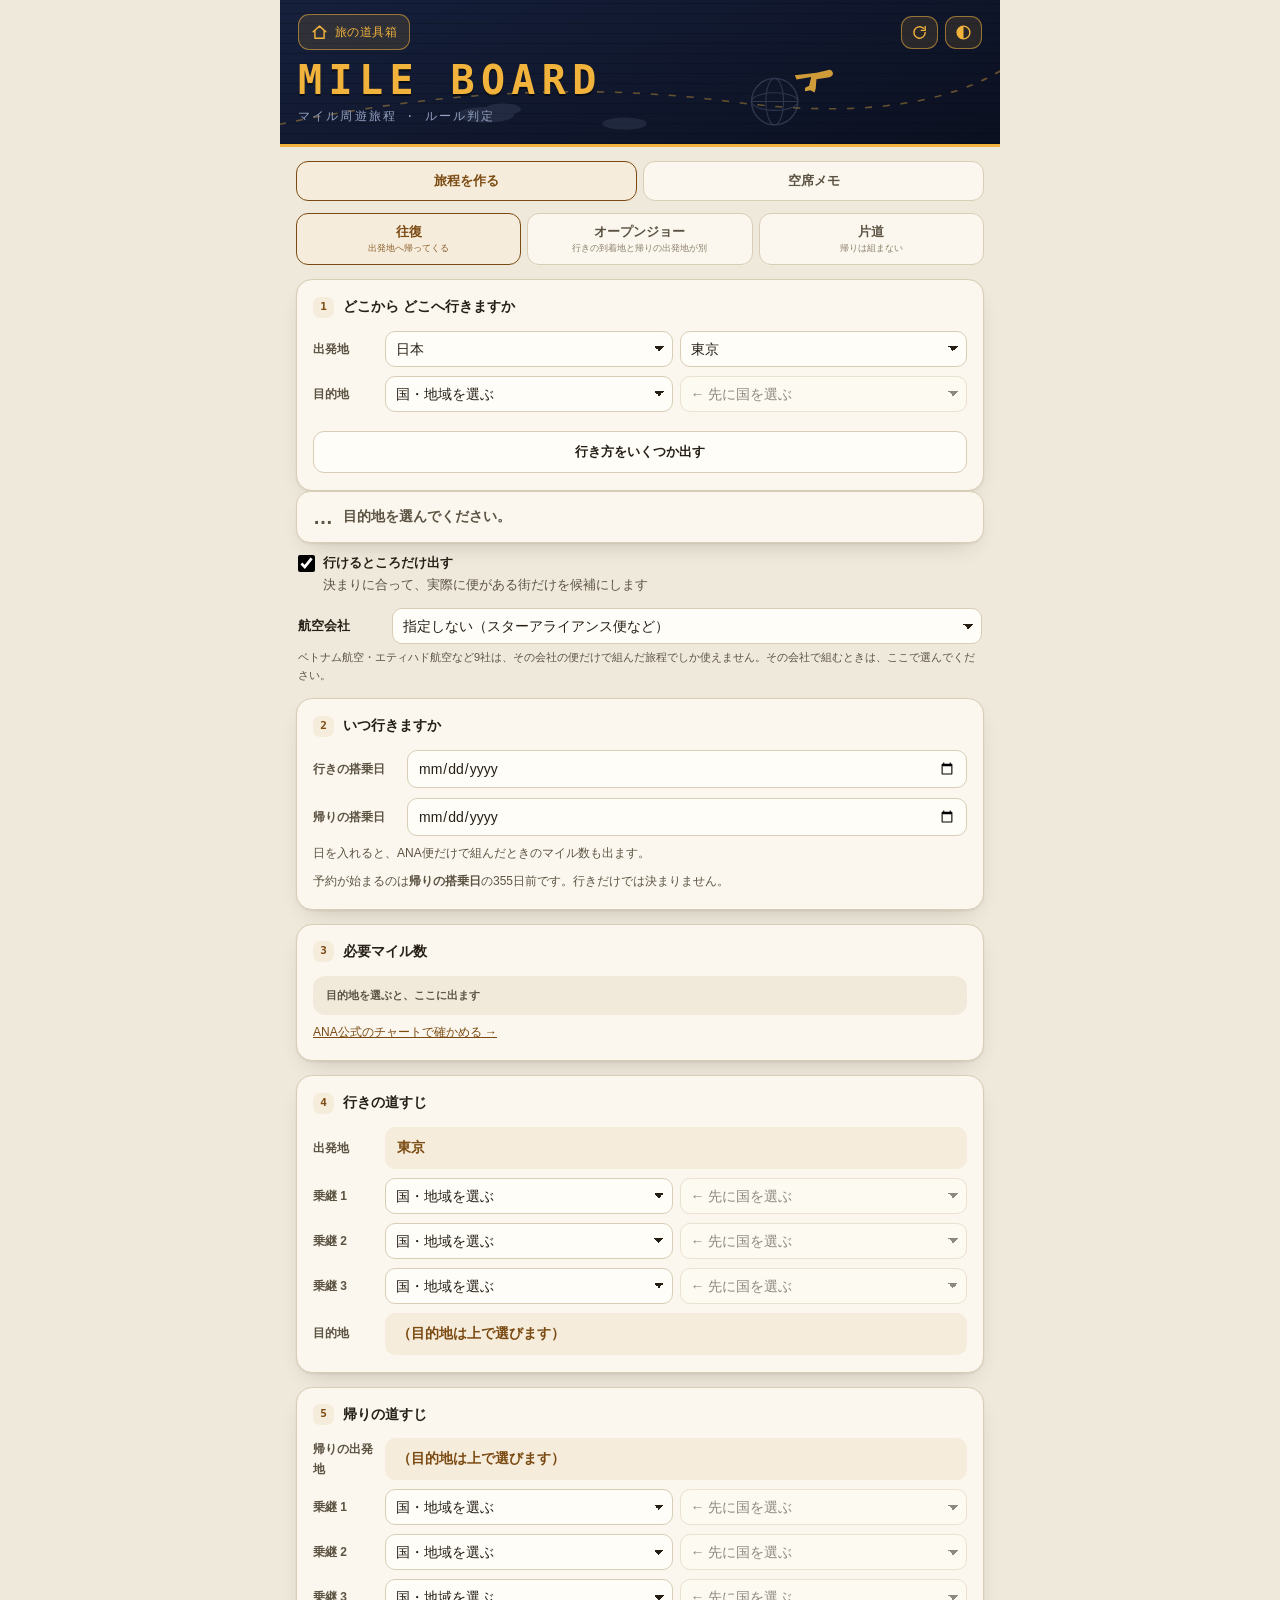
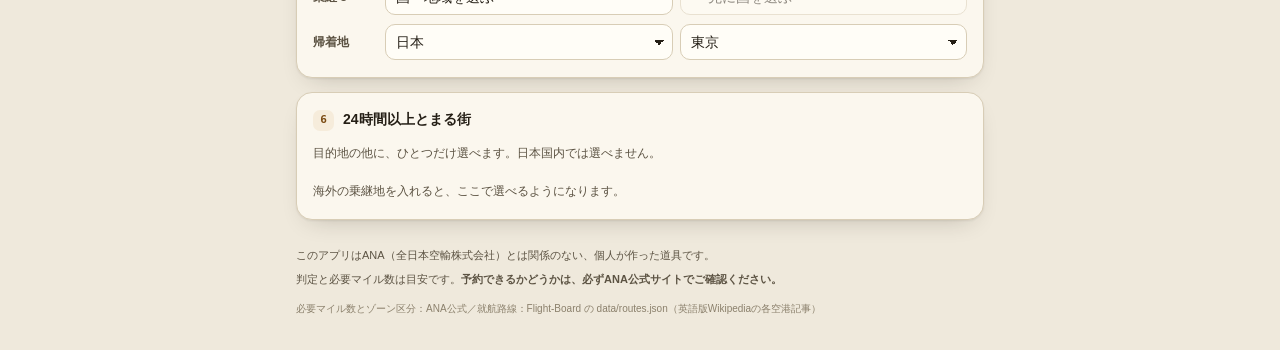
<file: Mile-Board/index.html>
<!DOCTYPE html>
<html lang="ja">
<head>
<meta charset="UTF-8">
<meta name="viewport" content="width=device-width, initial-scale=1, viewport-fit=cover">
<meta name="apple-mobile-web-app-capable" content="yes">
<meta name="apple-mobile-web-app-status-bar-style" content="black-translucent">
<meta name="apple-mobile-web-app-title" content="Mile Board">
<meta name="theme-color" content="#241a2e">
<!-- ホーム画面に追加したときのアイコン／ブラウザのタブのアイコン -->
<link rel="manifest" href="manifest.json">
<link rel="apple-touch-icon" href="img/app-icon-180.png">
<link rel="icon" type="image/png" sizes="192x192" href="img/app-icon-192.png">
<link rel="icon" type="image/png" sizes="512x512" href="img/app-icon-512.png">
<title>Mile Board</title>
<script>
/* 画面が描かれる前に明暗を決めます。
   ここを後回しにすると、暗い設定の端末で一瞬だけ白い画面が出てしまいます。 */
(function () {
  try {
    var pref = localStorage.getItem('mile-board-v1:theme') || 'auto';
    var dark = pref === 'dark' ||
               (pref === 'auto' && matchMedia('(prefers-color-scheme: dark)').matches);
    document.documentElement.dataset.theme = dark ? 'dark' : 'light';
  } catch (e) {
    document.documentElement.dataset.theme = 'light';
  }
})();
</script>
<!-- ★ ?v= は「読み込み直させるための版番号」です。
     css か js を直したら、ここの数字をすべて同じ値に1つ上げてください。
     上げないとブラウザが古いファイルを使い続け、直したはずの画面が変わりません。 -->
<link rel="stylesheet" href="css/travel.css?v=20261124f">
<link rel="stylesheet" href="css/style.css?v=20261124f">
<link rel="stylesheet" href="css/design.css?v=20261124f">
</head>
<body class="paper">

<!-- しるしのもと。形をここに1回だけ書いて、下から <use href="#i-○○"> で呼び出します。 -->
<svg width="0" height="0" style="position:absolute" aria-hidden="true">
  <defs>
    <!-- 家。旅の道具箱（玄関）へ戻る -->
    <symbol id="i-home" viewBox="0 0 24 24">
      <path d="M3 11 12 3l9 8" fill="none" stroke="currentColor" stroke-width="2"
            stroke-linecap="round" stroke-linejoin="round"/>
      <path d="M5.5 9.5V20h13V9.5" fill="none" stroke="currentColor" stroke-width="2"
            stroke-linecap="round" stroke-linejoin="round"/>
    </symbol>
    <!-- 半分の月。明るさの切り替え -->
    <symbol id="i-moon" viewBox="0 0 24 24">
      <circle cx="12" cy="12" r="9" fill="none" stroke="currentColor" stroke-width="2"/>
      <path d="M12 3a9 9 0 0 0 0 18z" fill="currentColor"/>
    </symbol>
    <!-- ぐるりと回る矢印。最新版に更新 -->
    <symbol id="i-refresh" viewBox="0 0 24 24">
      <path d="M20 12a8 8 0 1 1-2.6-5.9" fill="none" stroke="currentColor" stroke-width="2"
            stroke-linecap="round"/>
      <path d="M20 3.5V9h-5.5" fill="none" stroke="currentColor" stroke-width="2"
            stroke-linecap="round" stroke-linejoin="round"/>
    </symbol>
  </defs>
</svg>

<header class="masthead">
  <!-- 板の上に薄く描く飾り。航路・地球・飛行機・雲。
       Rate Board と同じ形にそろえてあります。 -->
  <svg class="masthead-art" viewBox="0 0 400 130" preserveAspectRatio="none" aria-hidden="true">
    <path d="M-10 116 Q 130 66 250 92 T 420 40" fill="none" stroke="#f2b33d"
          stroke-width="1.4" stroke-dasharray="4 6" opacity=".38"/>
  </svg>
  <svg class="masthead-art" viewBox="0 0 400 130" aria-hidden="true">
    <g transform="translate(322,92)" opacity=".24">
      <circle r="21" fill="none" stroke="#95a2c0" stroke-width="1.3"/>
      <ellipse rx="21" ry="8" fill="none" stroke="#95a2c0" stroke-width="1"/>
      <ellipse rx="8" ry="21" fill="none" stroke="#95a2c0" stroke-width="1"/>
      <path d="M-21 0h42" stroke="#95a2c0" stroke-width="1"/>
    </g>
    <g transform="translate(360,66) rotate(-24)" fill="#f2b33d" opacity=".85">
      <path d="M0 0 L-19 -6 L-19 -2 L-6 1.4 L-11 8 L-15 8 L-16.5 11 L-11.5 12 L-9 15.5 L-6.5 12.6 L-2.5 5.2 L9 8.4 Q13.5 8.6 13.5 5.2 Q13.5 1.8 9 1.6 Z"/>
    </g>
    <g fill="#95a2c0" opacity=".13">
      <ellipse cx="60" cy="104" rx="26" ry="7"/>
      <ellipse cx="76" cy="99" rx="16" ry="5.5"/>
      <ellipse cx="186" cy="112" rx="20" ry="5.5"/>
    </g>
  </svg>

  <div class="board-btns">
    <a class="board-btn" href="../" aria-label="旅の道具箱に戻る">
      <svg viewBox="0 0 24 24" aria-hidden="true"><use href="#i-home"/></svg>旅の道具箱
    </a>
    <span class="board-spacer"></span>
    <!-- 手動での更新。ふだんは sw.js が自動で新しくしますが、
         古い画面のままのときはここを押します（js/update.js） -->
    <button type="button" class="board-btn board-btn--icon" id="updateBtn"
            title="最新版に更新" aria-label="最新版に更新">
      <svg viewBox="0 0 24 24" aria-hidden="true"><use href="#i-refresh"/></svg>
    </button>
    <button type="button" class="board-btn board-btn--icon" id="themeBtn"
            title="明るさを切り替え" aria-label="明るさを切り替え">
      <svg viewBox="0 0 24 24" aria-hidden="true"><use href="#i-moon"/></svg>
    </button>
  </div>

  <div class="masthead-row">
    <div class="masthead-text">
      <h1>Mile Board</h1>
      <p class="sub">マイル周遊旅程 · ルール判定</p>
    </div>
  </div>
</header>

<main id="main" hidden>

  <!-- ===== ページの切り替え ===== -->
  <nav class="pages" id="pageNav" aria-label="ページ"></nav>

<div id="page-trip">

  <!-- ===== 旅程の形 ===== -->
  <div class="modes" id="modes" role="group" aria-label="旅程の形"></div>

  <!-- ===== どこから どこへ =====
       ★出発地と目的地は、いちばん上で選びます（2026-11-18）。
         以前は出発地が「行きの道すじ」の中（スマホで2画面目）にあり、探さないと見つかりませんでした。
         中身のプルダウンは js/app.js の refresh() が入れます。 -->
  <section class="card" id="placeCard">
    <h2 class="card-title"><span class="step">1</span>どこから どこへ行きますか</h2>
    <div class="leg">
      <div class="row row-strong"><span class="row-label">出発地</span><div id="fromPicker"></div></div>
      <div class="row row-strong"><span class="row-label">目的地</span><div id="destPicker"></div></div>
    </div>
    <p class="hint" id="destHint"></p>
    <button type="button" class="btn btn-wide" id="suggestBtn">行き方をいくつか出す</button>
    <div id="suggests"></div>
  </section>

  <!-- ===== 判定 =====
       出発地と目的地のすぐ下に置きます。選んだらすぐ ○／× が見えるように。 -->
  <div class="verdict" id="verdict" role="status" aria-live="polite">
    <span class="verdict-mark" id="verdictMark">…</span>
    <span class="verdict-text" id="verdictText">目的地を選んでください</span>
  </div>
  <ul class="msg-list" id="msgList"></ul>

  <label class="onlyline">
    <input type="checkbox" id="onlyReach" checked>
    <span>行けるところだけ出す</span>
    <span class="onlyline-note">決まりに合って、実際に便がある街だけを候補にします</span>
  </label>

  <!-- ===== 航空会社（1社だけで組む） =====
       ベトナム航空など9社は、その会社の便だけで組んだ旅程でしか使えません（ANA公式）。
       選ぶと、行ける街・行き方・判定をその会社の便だけで見ます（js/app.js の renderCarrier）。 -->
  <div class="carrierline" id="carrierLine">
    <label class="carrier-label" for="carrierSel">航空会社</label>
    <select id="carrierSel" class="sel"></select>
  </div>
  <p class="hint carrier-hint" id="carrierHint"></p>

  <!-- ===== 搭乗日 ===== -->
  <section class="card">
    <h2 class="card-title"><span class="step">2</span>いつ行きますか</h2>
    <div class="dateline">
      <label class="row-label" for="dateIn">行きの搭乗日</label>
      <input type="date" id="dateIn" class="sel">
    </div>
    <div class="dateline" id="dateBackLine">
      <label class="row-label" for="dateBack">帰りの搭乗日</label>
      <input type="date" id="dateBack" class="sel">
    </div>
    <p class="hint" id="seasonHint">日を入れると、ANA便だけで組んだときのマイル数も出ます。</p>
    <p class="hint" id="bookHint">予約が始まるのは<b>帰りの搭乗日</b>の355日前です。行きだけでは決まりません。</p>
  </section>

  <!-- ===== 必要マイル ===== -->
  <section class="card" id="milesCard">
    <h2 class="card-title"><span class="step">3</span>必要マイル数</h2>
    <p class="miles-lead" id="milesLead"></p>
    <div class="miles" id="milesBox"></div>
    <p class="hint" id="milesHint"></p>
    <div id="anaBox"></div>
    <p class="hint">
      <a id="officialLink" href="https://www.ana.co.jp/ja/jp/guide/amc/award/tk/zone/"
         target="_blank" rel="noopener">ANA公式のチャートで確かめる →</a>
    </p>
  </section>

  <!-- ===== 往路 ===== -->
  <section class="card">
    <h2 class="card-title"><span class="step">4</span>行きの道すじ</h2>
    <div class="leg" id="legOut"></div>
  </section>

  <!-- ===== 復路 ===== -->
  <section class="card" id="backCard">
    <h2 class="card-title"><span class="step">5</span>帰りの道すじ</h2>
    <div class="leg" id="legBack"></div>
  </section>

  <!-- ===== ストップオーバー ===== -->
  <section class="card" id="stopCard">
    <h2 class="card-title"><span class="step">6</span>24時間以上とまる街</h2>
    <p class="hint">目的地の他に、ひとつだけ選べます。日本国内では選べません。</p>
    <div class="chips" id="stopChips"></div>
  </section>

  <!-- ===== 旅程 ===== -->
  <section class="card" id="itinCard" hidden>
    <h2 class="card-title"><span class="step">7</span>出来上がった旅程</h2>
    <div class="dg-wrap" id="diagram"></div>
    <ol class="segs" id="segs"></ol>
    <div class="actions">
      <button type="button" class="btn" id="copyBtn">コピーする</button>
      <button type="button" class="btn" id="saveBtn">テキストで保存</button>
      <button type="button" class="btn btn-quiet" id="resetBtn">まっさらに戻す</button>
    </div>
    <p class="hint" id="segHint"></p>
  </section>

  <!-- ===== Claude に空席を探してもらう（2026-11-24） =====
       判定が「組めます」のときだけ出ます。中身は js/ai.js。
       ★Mile Board が ANA につなぐわけではありません。頼む文を作り、返事を取り込むだけです。 -->
  <section class="card" id="aiCard" hidden>
    <h2 class="card-title"><span class="step">8</span>Claude に空席を探してもらう</h2>
    <p class="hint ai-lead">
      この旅程の区間を、日ごとに ANA のサイトで調べてもらう文を作ります。
      Chrome の Claude（拡張機能）に貼ると、Claude が ANA の画面を動かして調べ、
      空席のある便だけで組める案と、空席メモに取り込む記録を返します。
    </p>

    <div class="dateline">
      <label class="row-label" for="aiStart">いつから</label>
      <input type="date" id="aiStart" class="sel">
    </div>
    <div class="dateline">
      <label class="row-label" for="aiEnd">いつまで</label>
      <input type="date" id="aiEnd" class="sel">
    </div>
    <div class="dateline">
      <label class="row-label" for="aiCls">クラス</label>
      <select id="aiCls" class="sel"></select>
    </div>
    <div class="dateline" id="aiStayLine">
      <label class="row-label" for="aiStay">目的地では</label>
      <select id="aiStay" class="sel"></select>
    </div>
    <p class="hint">全区間をこの期間の中で組みます。日にちに幅を持たせるほど、空いている便に合わせやすくなります。</p>
    <h3 class="ai-sub">出発の時間帯（区間ごと）</h3>
    <div id="aiTimes"></div>
    <p class="hint">「午前中の便に乗りたい」「夜ギリギリまで遊びたい」などを区間ごとに選べます。
      取り込んだ後の表が、その時間帯に出発する便だけで ○ になります。後で変えても、頼み直す必要はありません。</p>
    <p class="hint" id="aiSize"></p>
    <ul class="msg-list" id="aiWarn"></ul>

    <ol class="ai-steps">
      <li>Chrome で ANA のサイトを開き、<b>自分でログイン</b>しておく</li>
      <li>「頼む文をコピー」を押し、Chrome の Claude に貼って送る</li>
      <li>途中でパスワードを聞かれたら、<b>自分で入れる</b>（Claude には入れさせません）</li>
      <li>終わったら Claude の返事を丸ごとコピーし、下に貼って取り込む</li>
    </ol>
    <div class="actions">
      <button type="button" class="btn" id="aiCopy">頼む文をコピー</button>
      <button type="button" class="btn btn-quiet" id="aiShow">中身を見る</button>
    </div>
    <pre class="ai-pre" id="aiPre" hidden></pre>

    <h3 class="ai-sub">Claude の返事を取り込む</h3>
    <textarea id="aiPaste" class="ai-paste" rows="5"
              placeholder="Claude の返事を、そのまま全部貼ってください（最後の #MILEBOARD 〜 #END を読みます）"></textarea>
    <div class="actions">
      <button type="button" class="btn" id="aiImport">空席メモに取り込む</button>
    </div>
    <p class="hint" id="aiResult"></p>
    <div id="aiGrid"></div>

    <p class="hint">
      ANA のサイトを動かすのは Claude です。自分で頼んだときに1回ずつ使い、
      繰り返し見張らせる使い方はしないでください。AI の報告は間違うことがあります。
      <b>予約の前に、必ず ANA の画面で確かめてください。</b>
    </p>
  </section>

</div><!-- /page-trip -->

<!-- ============================================================
     空席メモ
     自分で ANA の画面を見て、見えたようすをここに写しておくところです。
     アプリから ANA につなぐことは一切ありません。
     ============================================================ -->
<div id="page-seats" hidden>

  <section class="card">
    <h2 class="card-title"><span class="step">1</span>どの特典で見ましたか</h2>
    <div class="modes" id="seatAward" role="group" aria-label="特典種別"></div>
    <p class="hint">
      同じ日・同じ路線でも、ANA特典と提携航空会社特典では<b>空席が全く別</b>です。
      見た画面の方を選んでください。提携ではプレミアムエコノミーは使えません。
    </p>
  </section>

  <section class="card">
    <h2 class="card-title"><span class="step">2</span>どの区間ですか</h2>
    <div class="seatroute">
      <div class="seatroute-row">
        <span class="row-label">出発</span>
        <div id="seatFrom"></div>
      </div>
      <button type="button" class="btn btn-quiet seat-swap" id="seatSwap"
              title="向きを入れ替える" aria-label="向きを入れ替える">⇅ 向きを入れ替える</button>
      <div class="seatroute-row">
        <span class="row-label">到着</span>
        <div id="seatTo"></div>
      </div>
    </div>
    <div class="chips" id="seatLegs" hidden></div>
  </section>

  <section class="card">
    <h2 class="card-title"><span class="step">3</span>見えた様子を写す</h2>

    <div class="monthbar">
      <button type="button" class="btn btn-quiet" id="seatPrev" aria-label="前の月">◀</button>
      <span class="monthbar-label" id="seatMonthLabel"></span>
      <button type="button" class="btn btn-quiet" id="seatNext" aria-label="次の月">▶</button>
    </div>

    <div id="seatGrid"></div>
    <p class="hint" id="seatInfo"></p>

    <div id="seatTools" hidden>
      <div class="bulkbar">
        <select class="sel" id="bulkClass" aria-label="まとめて入れるクラス"></select>
        <select class="sel" id="bulkMark" aria-label="まとめて入れる印"></select>
        <button type="button" class="btn" id="bulkFill">この月全部に入れる</button>
      </div>
      <p class="hint">
        ANAの「国際線特典カレンダー」は、1つの路線・1つのクラスが2か月分まとめて並びます。
        同じ印が続いているときは、ここでまとめて入れてから、違う日だけ押し直すのが早いです。
      </p>
      <div class="actions">
        <button type="button" class="btn" id="seatCopy">この月をコピーする</button>
        <button type="button" class="btn btn-quiet" id="bulkClear">この月の記録を消す</button>
      </div>
    </div>

    <div class="legend">
      <span class="legend-i"><b>◎</b>十分空席あり</span>
      <span class="legend-i"><b>○</b>空席あり</span>
      <span class="legend-i"><b>△</b>残席わずか・空席待ち</span>
      <span class="legend-i"><b>−</b>利用いただけない</span>
      <span class="legend-i"><b>·</b>まだ調べていない</span>
    </div>
  </section>

  <section class="card">
    <h2 class="card-title"><span class="step">4</span>書き留めてあるもの</h2>
    <div id="seatList"></div>
    <p class="hint">
      調べてから時間がたつほど、印は薄くなります。1週間たったものは当てになりません。
      特典の空席は数時間で消えることがあります。<b>最後は必ずANAの画面で確かめてください。</b>
    </p>
  </section>

</div><!-- /page-seats -->

  <footer class="app-foot">
    <p>このアプリはANA（全日本空輸株式会社）とは関係のない、個人が作った道具です。</p>
    <p>判定と必要マイル数は目安です。<strong>予約できるかどうかは、必ずANA公式サイトでご確認ください。</strong></p>
    <p class="src" id="sources"></p>
  </footer>
</main>

<div class="loading" id="loading">読み込んでいます…</div>

<script src="js/update.js?v=20261124f"></script>
<script src="js/config.js?v=20261124f"></script>
<script src="js/rules.js?v=20261124f"></script>
<script src="js/diagram.js?v=20261124f"></script>
<script src="js/reach.js?v=20261124f"></script>
<script src="js/suggest.js?v=20261124f"></script>
<script src="js/domestic.js?v=20261124f"></script>
<script src="js/data.js?v=20261124f"></script>
<script src="js/seats.js?v=20261124f"></script>
<script src="js/ai.js?v=20261124f"></script>
<script src="js/app.js?v=20261124f"></script>
</body>
</html>
</file>
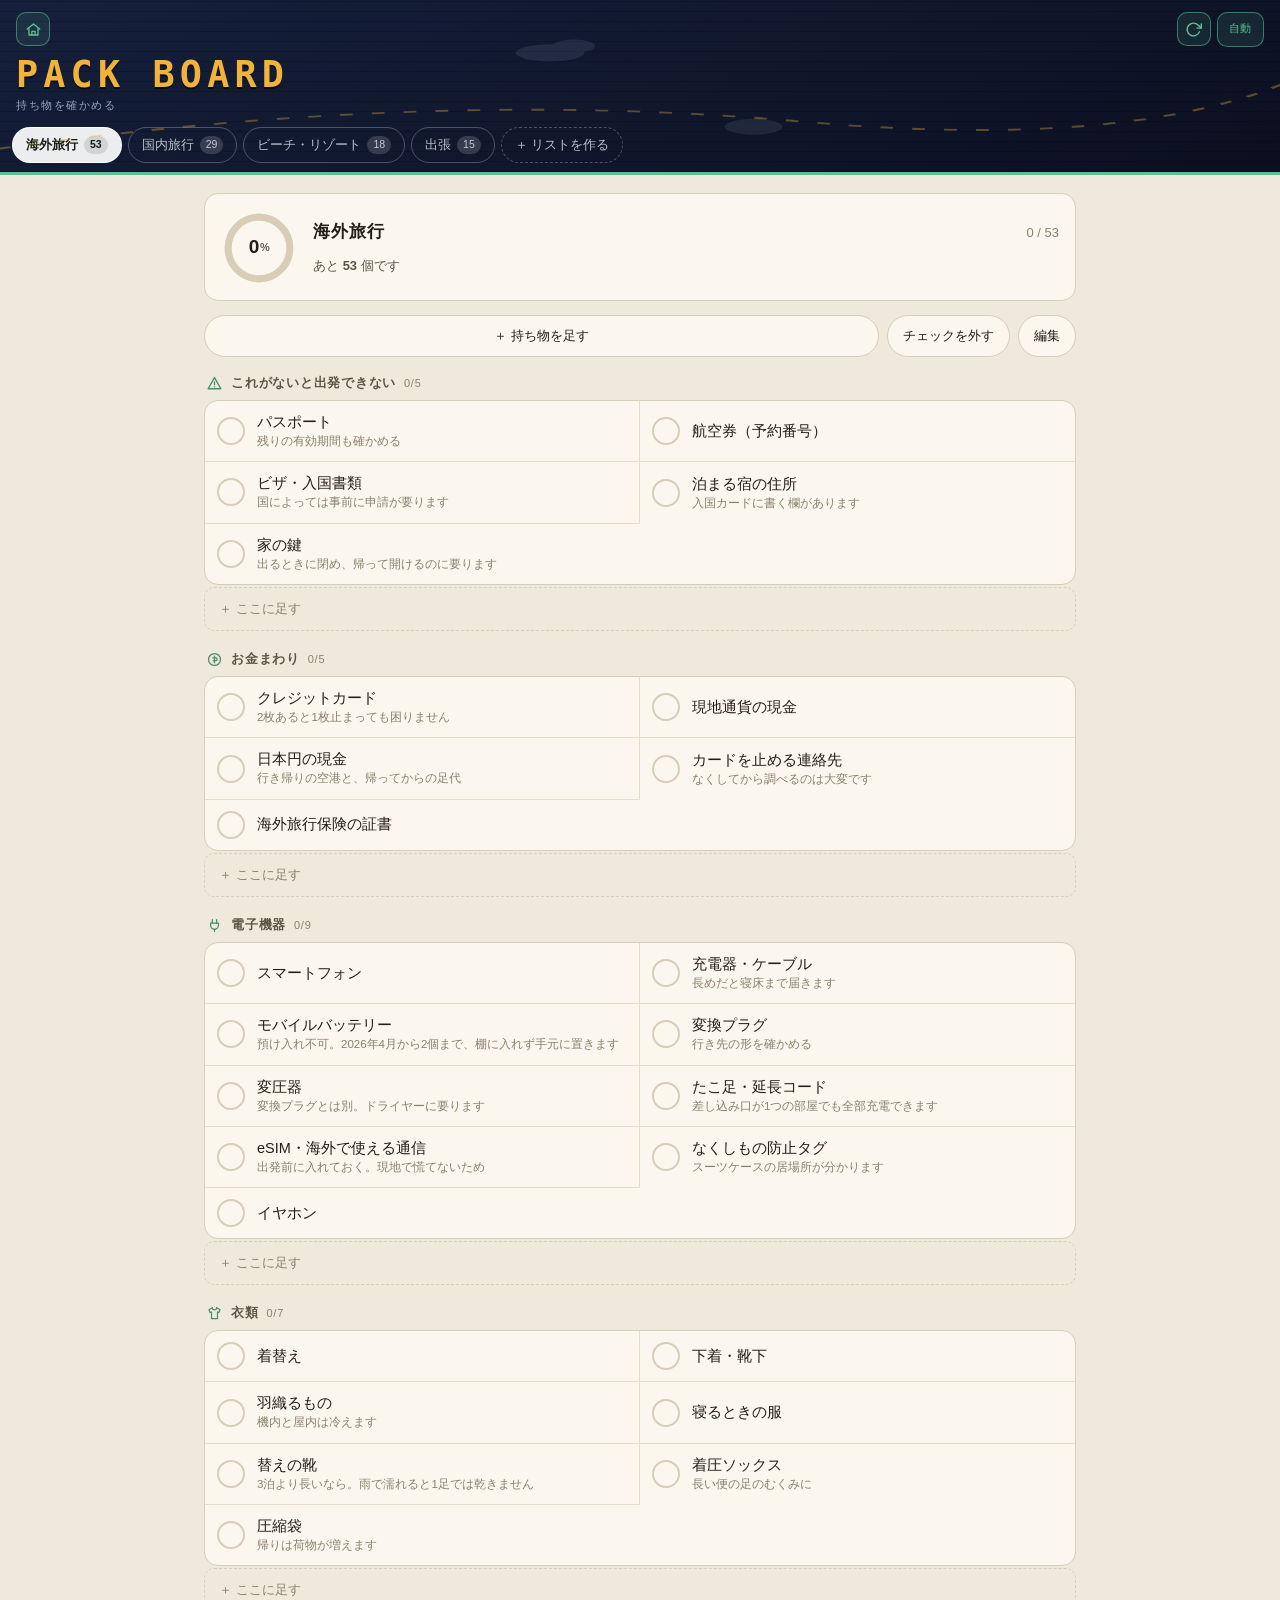
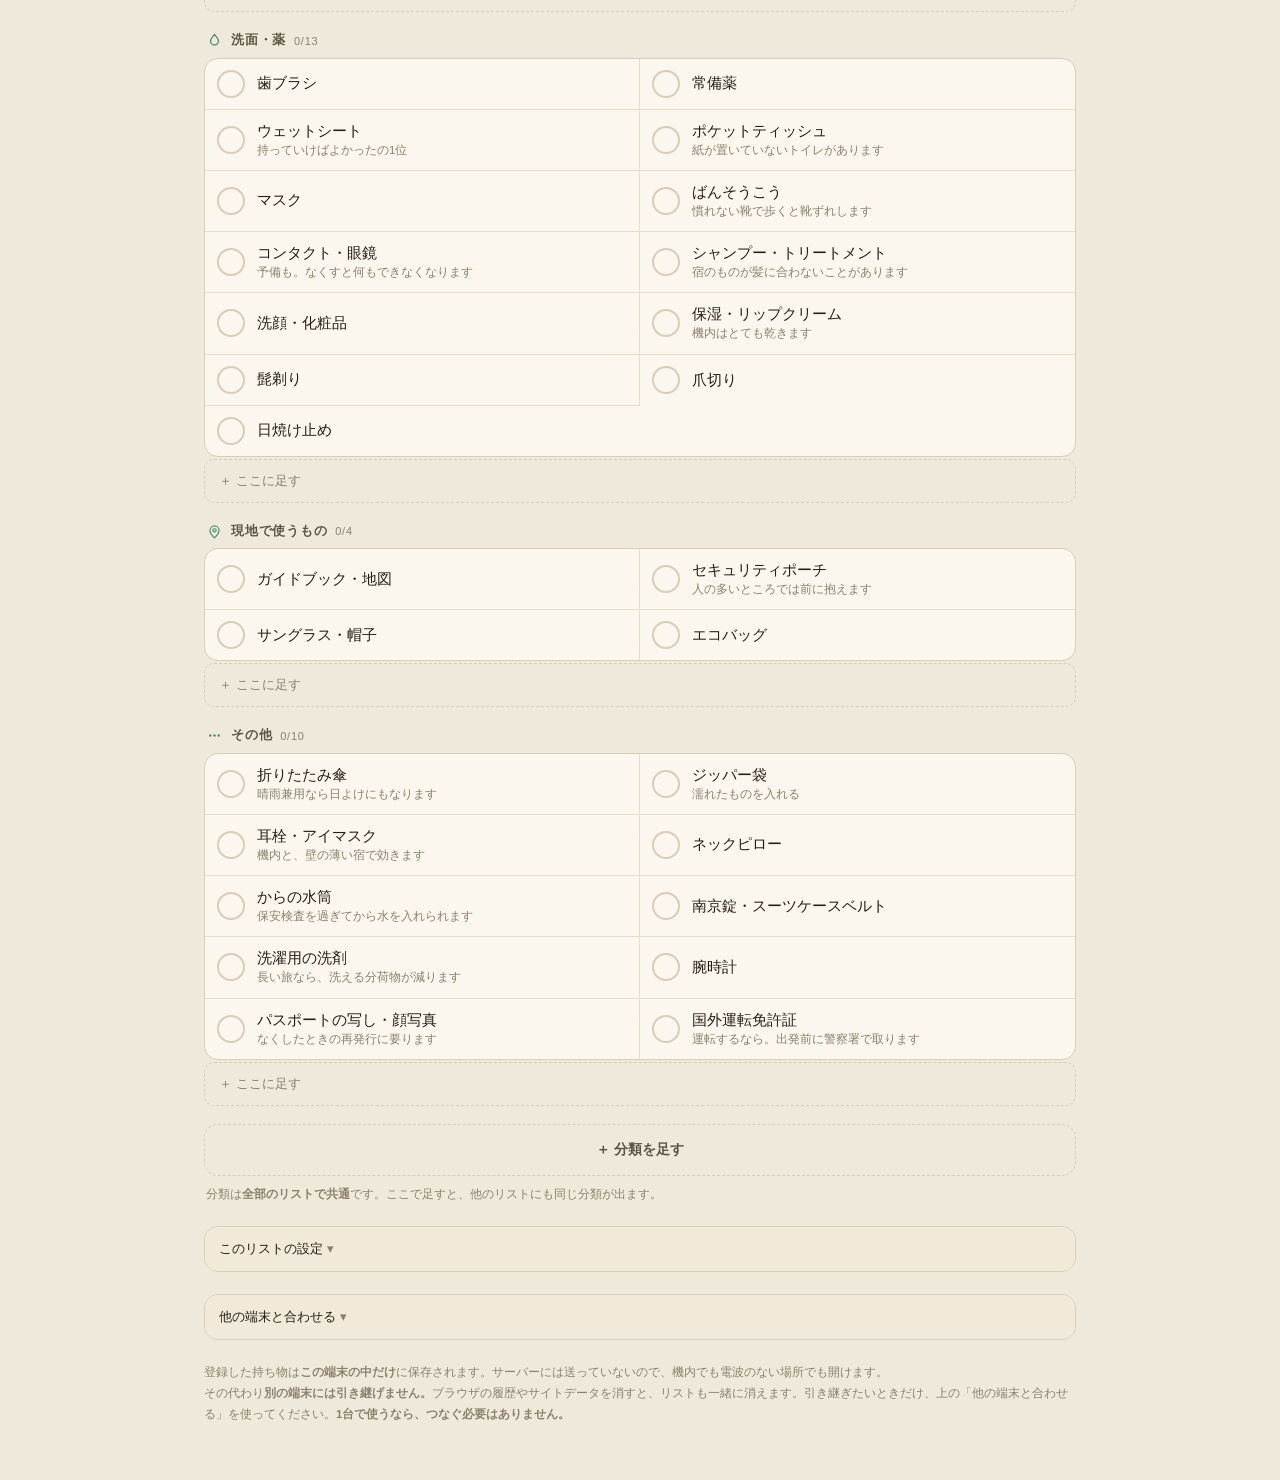
<file: Pack-Board/index.html>
<!DOCTYPE html>
<html lang="ja">
<head>
<meta charset="UTF-8">
<meta name="viewport" content="width=device-width, initial-scale=1, viewport-fit=cover">
<meta name="apple-mobile-web-app-capable" content="yes">
<meta name="apple-mobile-web-app-status-bar-style" content="black-translucent">
<meta name="apple-mobile-web-app-title" content="Pack Board">
<meta name="theme-color" content="#141d18">
<link rel="manifest" href="manifest.json">
<link rel="apple-touch-icon" href="img/app-icon-180.png">
<link rel="icon" type="image/png" sizes="192x192" href="img/app-icon-192.png">
<link rel="icon" type="image/png" sizes="512x512" href="img/app-icon-512.png">
<title>Pack Board</title>
<script>
/* 画面が描かれる前に明暗を決めます。
   ここを後回しにすると、暗い設定の端末で一瞬だけ白い画面が出てしまいます。 */
(function () {
  try {
    var pref = localStorage.getItem('pack-board-v1:theme') || 'auto';
    var dark = pref === 'dark' ||
               (pref === 'auto' && matchMedia('(prefers-color-scheme: dark)').matches);
    document.documentElement.dataset.theme = dark ? 'dark' : 'light';
  } catch (e) {
    document.documentElement.dataset.theme = 'light';
  }
})();
</script>
<!-- ★ ?v= は「読み込み直させるための版番号」です。
     css か js を直したら、ここの数字をすべて同じ値に1つ上げてください。 -->
<link rel="stylesheet" href="css/style.css?v=20261124b">
<!-- 色と書体。style.css より後ろで読むこと（土台の色を上書きするため） -->
<link rel="stylesheet" href="css/design.css?v=20261124b">
<!-- 旅の道具箱 共通デザイン。着せ替えなので、いちばん後ろで読みます -->
<link rel="stylesheet" href="css/travel.css?v=20261124b">
</head>
<body class="paper">

<!-- ===== しるしのもと =====
     形をここに1回だけ書いて、下や js から <use href="#i-○○"> で呼び出します。
     ★ i-home は Trip Board / Flight Board と同じ形です。3つそろえてください。 -->
<svg class="sprite" aria-hidden="true" focusable="false">
  <symbol id="i-home" viewBox="0 0 24 24">
    <g fill="none" stroke="currentColor" stroke-width="1.9"
       stroke-linecap="round" stroke-linejoin="round">
      <path d="M3.2 11.3 12 4.2l8.8 7.1"/>
      <path d="M5.6 10.1v9.7h12.8v-9.7"/>
      <path d="M9.7 19.8v-5.2h4.6v5.2"/>
    </g>
  </symbol>

  <!-- アプリのしるし。留め具の付いた紙ばさみ。アイコンと同じ形です -->
  <symbol id="i-board" viewBox="0 0 24 24">
    <g fill="none" stroke="currentColor" stroke-width="1.6"
       stroke-linecap="round" stroke-linejoin="round">
      <rect x="4.4" y="4.6" width="15.2" height="16.2" rx="2.2"/>
      <path d="M9.2 4.6V3.9a2.8 2.8 0 0 1 5.6 0v.7"/>
      <path d="M8.6 4.6h6.8"/>
      <path d="M12.4 10.2h4.2M12.4 14h4.2M12.4 17.4h2.6"/>
      <path d="m7.2 9.6 1.2 1.2 2-2.2"/>
      <rect x="7" y="12.8" width="2.6" height="2.6" rx=".7"/>
      <rect x="7" y="16.4" width="2.6" height="2.6" rx=".7"/>
    </g>
  </symbol>

  <!-- カバンに入れた印 -->
  <symbol id="i-check" viewBox="0 0 24 24">
    <path fill="none" stroke="currentColor" stroke-width="2.6"
          stroke-linecap="round" stroke-linejoin="round" d="m5 12.6 4.6 4.6L19 6.6"/>
  </symbol>

  <symbol id="i-trash" viewBox="0 0 24 24">
    <g fill="none" stroke="currentColor" stroke-width="1.7"
       stroke-linecap="round" stroke-linejoin="round">
      <path d="M4.6 6.6h14.8"/>
      <path d="M9.2 6.6V4.9a1.3 1.3 0 0 1 1.3-1.3h3a1.3 1.3 0 0 1 1.3 1.3v1.7"/>
      <path d="M6.6 6.6v12.6a1.6 1.6 0 0 0 1.6 1.6h7.6a1.6 1.6 0 0 0 1.6-1.6V6.6"/>
      <path d="M10.4 10.4v6.4M13.6 10.4v6.4"/>
    </g>
  </symbol>

  <symbol id="i-case" viewBox="0 0 24 24">
    <g fill="none" stroke="currentColor" stroke-width="1.5"
       stroke-linecap="round" stroke-linejoin="round">
      <rect x="2.8" y="7" width="18.4" height="13.2" rx="2.4"/>
      <path d="M8.4 7V5.4a1.8 1.8 0 0 1 1.8-1.8h3.6a1.8 1.8 0 0 1 1.8 1.8V7"/>
      <path d="M2.8 12.2h18.4"/>
    </g>
  </symbol>

  <!-- ---- 分類のしるし ----
       飾りであると同時に目印です。見出しを読まなくても、形で
       「お金まわり」「洗面・薬」の当たりが付くようにしています。
       囲みが無いので押せません（4つのアプリ共通の決めごと）。 -->
  <symbol id="i-c-must" viewBox="0 0 24 24">
    <g fill="none" stroke="currentColor" stroke-width="1.9"
       stroke-linecap="round" stroke-linejoin="round">
      <path d="M12 3.6 21 19.4H3z"/><path d="M12 9.6v3.8"/>
      <circle cx="12" cy="16.4" r=".3"/>
    </g>
  </symbol>
  <symbol id="i-c-money" viewBox="0 0 24 24">
    <g fill="none" stroke="currentColor" stroke-width="1.8"
       stroke-linecap="round" stroke-linejoin="round">
      <circle cx="12" cy="12" r="8.4"/>
      <path d="M12 7.4v9.2M9.6 9.8h4.2a1.9 1.9 0 0 1 0 3.8h-3.6"/>
    </g>
  </symbol>
  <symbol id="i-c-elec" viewBox="0 0 24 24">
    <g fill="none" stroke="currentColor" stroke-width="1.8"
       stroke-linecap="round" stroke-linejoin="round">
      <path d="M9 3.6v5M15 3.6v5"/>
      <path d="M6.4 8.6h11.2v3.2a5.6 5.6 0 0 1-11.2 0z"/>
      <path d="M12 17.4v3"/>
    </g>
  </symbol>
  <symbol id="i-c-cloth" viewBox="0 0 24 24">
    <g fill="none" stroke="currentColor" stroke-width="1.7"
       stroke-linecap="round" stroke-linejoin="round">
      <path d="M9 3.8 4.2 6.6l1.6 4 2-.8v9.4h8.4v-9.4l2 .8 1.6-4L15 3.8"/>
      <path d="M9 3.8a3 3 0 0 0 6 0"/>
    </g>
  </symbol>
  <symbol id="i-c-wash" viewBox="0 0 24 24">
    <g fill="none" stroke="currentColor" stroke-width="1.8"
       stroke-linecap="round" stroke-linejoin="round">
      <path d="M12 3.4c3.6 4.2 5.6 7 5.6 9.4a5.6 5.6 0 1 1-11.2 0c0-2.4 2-5.2 5.6-9.4z"/>
    </g>
  </symbol>
  <symbol id="i-c-local" viewBox="0 0 24 24">
    <g fill="none" stroke="currentColor" stroke-width="1.7"
       stroke-linecap="round" stroke-linejoin="round">
      <path d="M12 21s6.4-5.8 6.4-10.4a6.4 6.4 0 1 0-12.8 0C5.6 15.2 12 21 12 21z"/>
      <circle cx="12" cy="10.4" r="2.3"/>
    </g>
  </symbol>
  <symbol id="i-c-other" viewBox="0 0 24 24">
    <g fill="currentColor">
      <circle cx="6" cy="12" r="1.7"/><circle cx="12" cy="12" r="1.7"/>
      <circle cx="18" cy="12" r="1.7"/>
    </g>
  </symbol>
  <!-- 自分で足した分類のしるし（荷札） -->
  <symbol id="i-c-tag" viewBox="0 0 24 24">
    <g fill="none" stroke="currentColor" stroke-width="1.8"
       stroke-linecap="round" stroke-linejoin="round">
      <path d="M11.4 3.6H20v8.6l-8.8 8.8-8.6-8.6z"/>
      <circle cx="16.2" cy="7.8" r="1.5"/>
    </g>
  </symbol>

  <!-- 更新のしるし。時計回りの矢印は「読み込み直す」の共通の形です -->
  <symbol id="i-refresh" viewBox="0 0 24 24">
    <g fill="none" stroke="currentColor" stroke-width="2"
       stroke-linecap="round" stroke-linejoin="round">
      <polyline points="23 4 23 10 17 10"/>
      <path d="M20.49 15a9 9 0 1 1-2.12-9.36L23 10"/>
    </g>
  </symbol>
</svg>

<!-- ===== ヘッダー ===== -->
<header class="app-header">
  <!-- 板の上に薄く描く飾り。航路・地球・飛行機・雲。
       道具箱の中の全アプリで同じ形にそろえてあります。 -->
  <svg class="masthead-art" viewBox="0 0 400 130" preserveAspectRatio="none" aria-hidden="true">
    <path d="M-10 116 Q 130 66 250 92 T 420 40" fill="none" stroke="#f2b33d"
          stroke-width="1.4" stroke-dasharray="4 6" opacity=".34"/>
  </svg>
  <svg class="masthead-art" viewBox="0 0 400 130" aria-hidden="true">
    <!-- ★このアプリは見出しが1行しかないので、地球と飛行機は置いていません。
         置くとボタンや題字と重なってしまうためです。
         Mile Board のように見出しが高いアプリには入れてあります。 -->
    <g fill="#95a2c0" opacity=".13">
      <ellipse cx="132" cy="40" rx="26" ry="6.5"/>
      <ellipse cx="150" cy="35" rx="16" ry="5"/>
      <ellipse cx="286" cy="96" rx="22" ry="6"/>
    </g>
  </svg>

  <div class="app-header__inner">
    <!-- 旅の道具箱（玄関）へ戻る。3つのアプリで同じ形・同じ大きさです -->
    <a class="home-link" href="../"
       title="旅の道具箱に戻る" aria-label="旅の道具箱に戻る">
      <svg class="home-link__icon" aria-hidden="true"><use href="#i-home"/></svg>
    </a>
    <button type="button" class="app-title" id="homeBtn" title="上に戻る">
      <span class="app-title__mark" aria-hidden="true">
        <svg class="app-title__glyph"><use href="#i-board"/></svg>
      </span>
      <span class="app-title__text">
        <span class="app-title__main">Pack Board</span>
        <span class="app-title__sub">持ち物を確かめる</span>
      </span>
    </button>
    <div class="head-btns">
      <!-- 手動での更新。ふだんは sw.js が自動で新しくします（js/update.js） -->
      <button type="button" class="head-icon" id="updateBtn"
              title="最新版に更新" aria-label="最新版に更新">
        <svg class="head-icon__i" aria-hidden="true"><use href="#i-refresh"/></svg>
      </button>
      <button type="button" class="head-btn" id="themeBtn">自動</button>
    </div>
  </div>

  <!-- リストの切り替え。行き先や目的ごとに分けて持てます -->
  <nav class="chips" id="listChips" aria-label="リストの切り替え"></nav>
</header>

<main class="page">

  <section class="prog" id="progress"></section>

  <div class="toolbar">
    <button type="button" class="btn btn--main" id="addItemBtn">＋ 持ち物を足す</button>
    <button type="button" class="btn" id="resetBtn">チェックを外す</button>
    <button type="button" class="btn" id="editBtn">編集</button>
  </div>

  <div id="items"></div>

  <!-- リストそのものの操作。めったに使わないので下に置きます -->
  <details class="listops">
    <summary class="listops__head">このリストの設定</summary>
    <div class="listops__body">
      <button type="button" class="btn" id="renameBtn">名前を変える</button>
      <button type="button" class="btn" id="copyBtn">写しを作る</button>
      <button type="button" class="btn" id="seedBtn">見本から足りないものを足す</button>
      <div class="copyfrom">
        <label class="copyfrom__label" for="copyFromSel">他のリストから持ってくる</label>
        <div class="copyfrom__row">
          <select class="copyfrom__sel" id="copyFromSel"></select>
          <button type="button" class="btn" id="copyFromBtn">持ってくる</button>
        </div>
      </div>
      <button type="button" class="btn btn--danger" id="delListBtn">このリストを消す</button>
      <p class="listops__note">
        「写しを作る」は、今の持ち物をそのまま写した別のリストを作ります。
        チェックは外れた状態から始まります。
        <strong>行き先ごとに少しずつ違うリストを作るときに使ってください。</strong>
      </p>
      <p class="listops__note">
        「他のリストから持ってくる」は、選んだリストの持ち物のうち、
        <strong>今のリストに無いものだけ</strong>を足します。
        海外旅行と国内旅行はかなり重なるので、
        <strong>同じ名前のものは足しません。</strong>
        同じ行が2つ並ぶと、数えて確かめるときに合わなくなるためです。
      </p>
      <p class="listops__note">
        「見本から足りないものを足す」は、初めから入っている見本と見比べて、
        <strong>今のリストに無いものだけ</strong>を足します。同じ名前のものは足しません。
        見本が増えたときに使ってください。勝手に増えることはなく、押したときだけ足します。
        <strong>前に消したものも「無いもの」なので戻ってきます。</strong>
        要らなければ、そのまま消し直してください（「元に戻す」でまとめて取り消せます）。
      </p>
    </div>
  </details>

  <!-- 端末をまたいだ同期。APP.syncUrl が空のあいだは丸ごと隠れます -->
  <details class="listops is-hidden" id="syncBox">
    <summary class="listops__head">他の端末と合わせる</summary>
    <div class="listops__body">
      <p class="sync__state" id="syncState"></p>
      <label class="form__label" for="pinInput">合言葉</label>
      <input type="password" class="form__input" id="pinInput"
             placeholder="8文字以上（当てにくいものに）" autocomplete="off"
             inputmode="text" enterkeyhint="done">
      <div class="sync__btns">
        <button type="button" class="btn btn--main" id="pinSaveBtn">つなぐ</button>
        <button type="button" class="btn" id="syncNowBtn">今合わせる</button>
        <button type="button" class="btn btn--danger" id="pinOffBtn">やめる</button>
      </div>
      <p class="listops__note">
        <strong>同じ合言葉を入れた端末どうしだけ</strong>が合わさります。
        Mac と iPhone に同じ合言葉を入れれば、どちらで直しても両方に届きます。
        <strong>合言葉が違えば、中身は互いに見えません。</strong>
        人に配るときは、その人には別の合言葉を決めてもらってください。
      </p>
      <p class="listops__note">
        直したものは<strong>まず端末の中に入ります</strong>ので、
        機内でも山の中でも使えます。つながったときに自動で送られます。
        <strong>1件ずつ送るので、2つの端末で同時に直しても消えません。</strong>
      </p>
      <p class="listops__note">
        「やめる」を押すと、この端末だけ合わせるのをやめます。
        <strong>持ち物は消えません。</strong>
      </p>
    </div>
  </details>

  <!-- ★同期をつなぐと「サーバーには送っていない」が事実でなくなります。
       いまの状態に合わせて js が書き分けます（renderFineprint）。 -->
  <p class="fineprint" id="fineprint"></p>

</main>

<!-- ===== 持ち物の入力 ===== -->
<div class="form-backdrop is-hidden" id="formBackdrop"></div>
<div class="form is-hidden" id="itemForm" role="dialog" aria-modal="true"
     aria-labelledby="formTitle">
  <h2 class="form__title" id="formTitle">持ち物を足す</h2>
  <label class="form__label" for="fName">名前</label>
  <input type="text" class="form__input" id="fName" placeholder="例：モバイルバッテリー"
         autocomplete="off" enterkeyhint="done">
  <label class="form__label" for="fCat">分類</label>
  <select class="form__input" id="fCat"></select>
  <label class="form__label" for="fNote">メモ（なくてもかまいません）</label>
  <input type="text" class="form__input" id="fNote"
         placeholder="例：預け入れには入れられない" autocomplete="off">
  <div class="form__btns">
    <button type="button" class="btn" id="formCancel">やめる</button>
    <button type="button" class="btn btn--main" id="formSave">入れる</button>
  </div>
</div>

<!-- ===== 二択の問いかけ =====
     素の confirm() ではなくアプリ自前の形にしています。
     見た目がそろうのと、押す前に何が起きるかを長く書けるためです。 -->
<div class="form is-hidden" id="askBox" role="dialog" aria-modal="true"
     aria-labelledby="askTitle">
  <h2 class="form__title" id="askTitle"></h2>
  <p class="ask__text" id="askText"></p>
  <div class="form__btns">
    <button type="button" class="btn" id="askNo"></button>
    <button type="button" class="btn btn--main" id="askYes"></button>
  </div>
</div>

<script src="js/config.js?v=20261124b"></script>
<script src="js/sync.js?v=20261124b"></script>
<script src="js/app.js?v=20261124b"></script>
<script src="js/update.js?v=20261124b"></script>
</body>
</html>
</file>
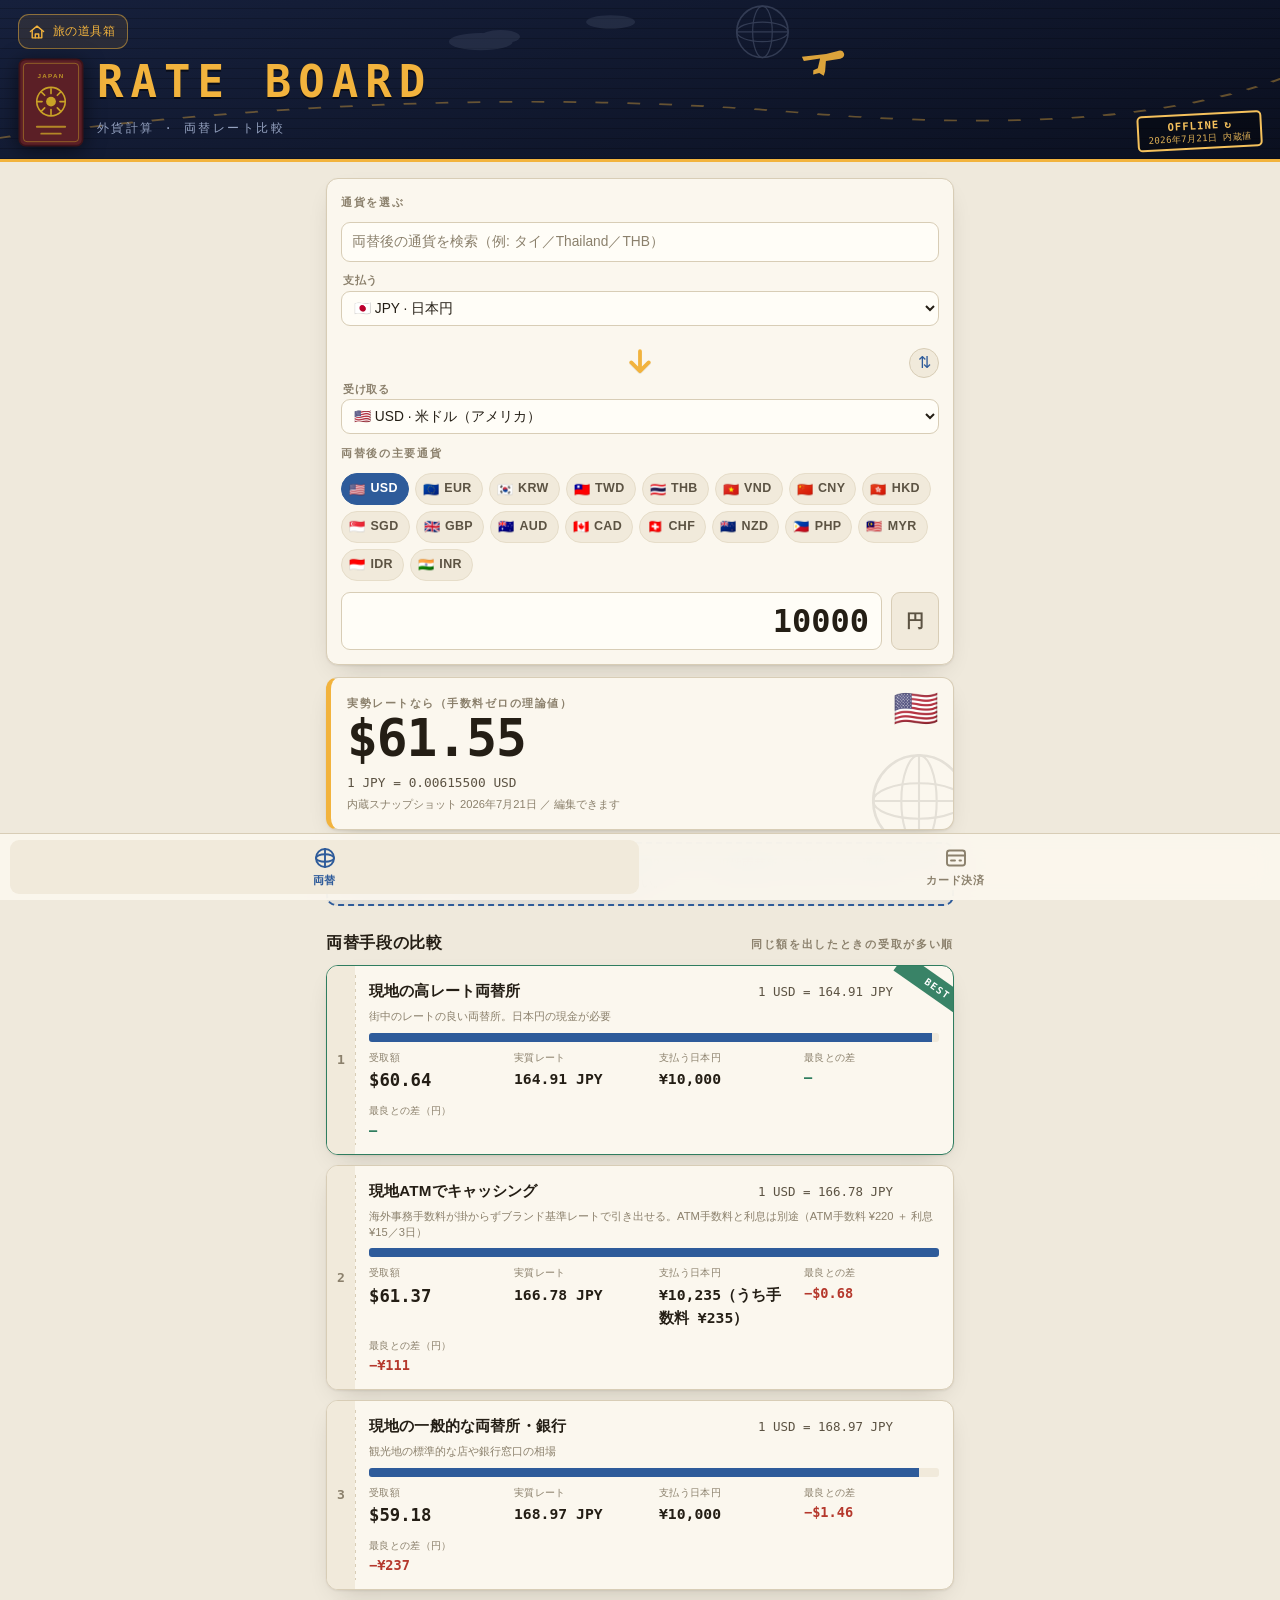
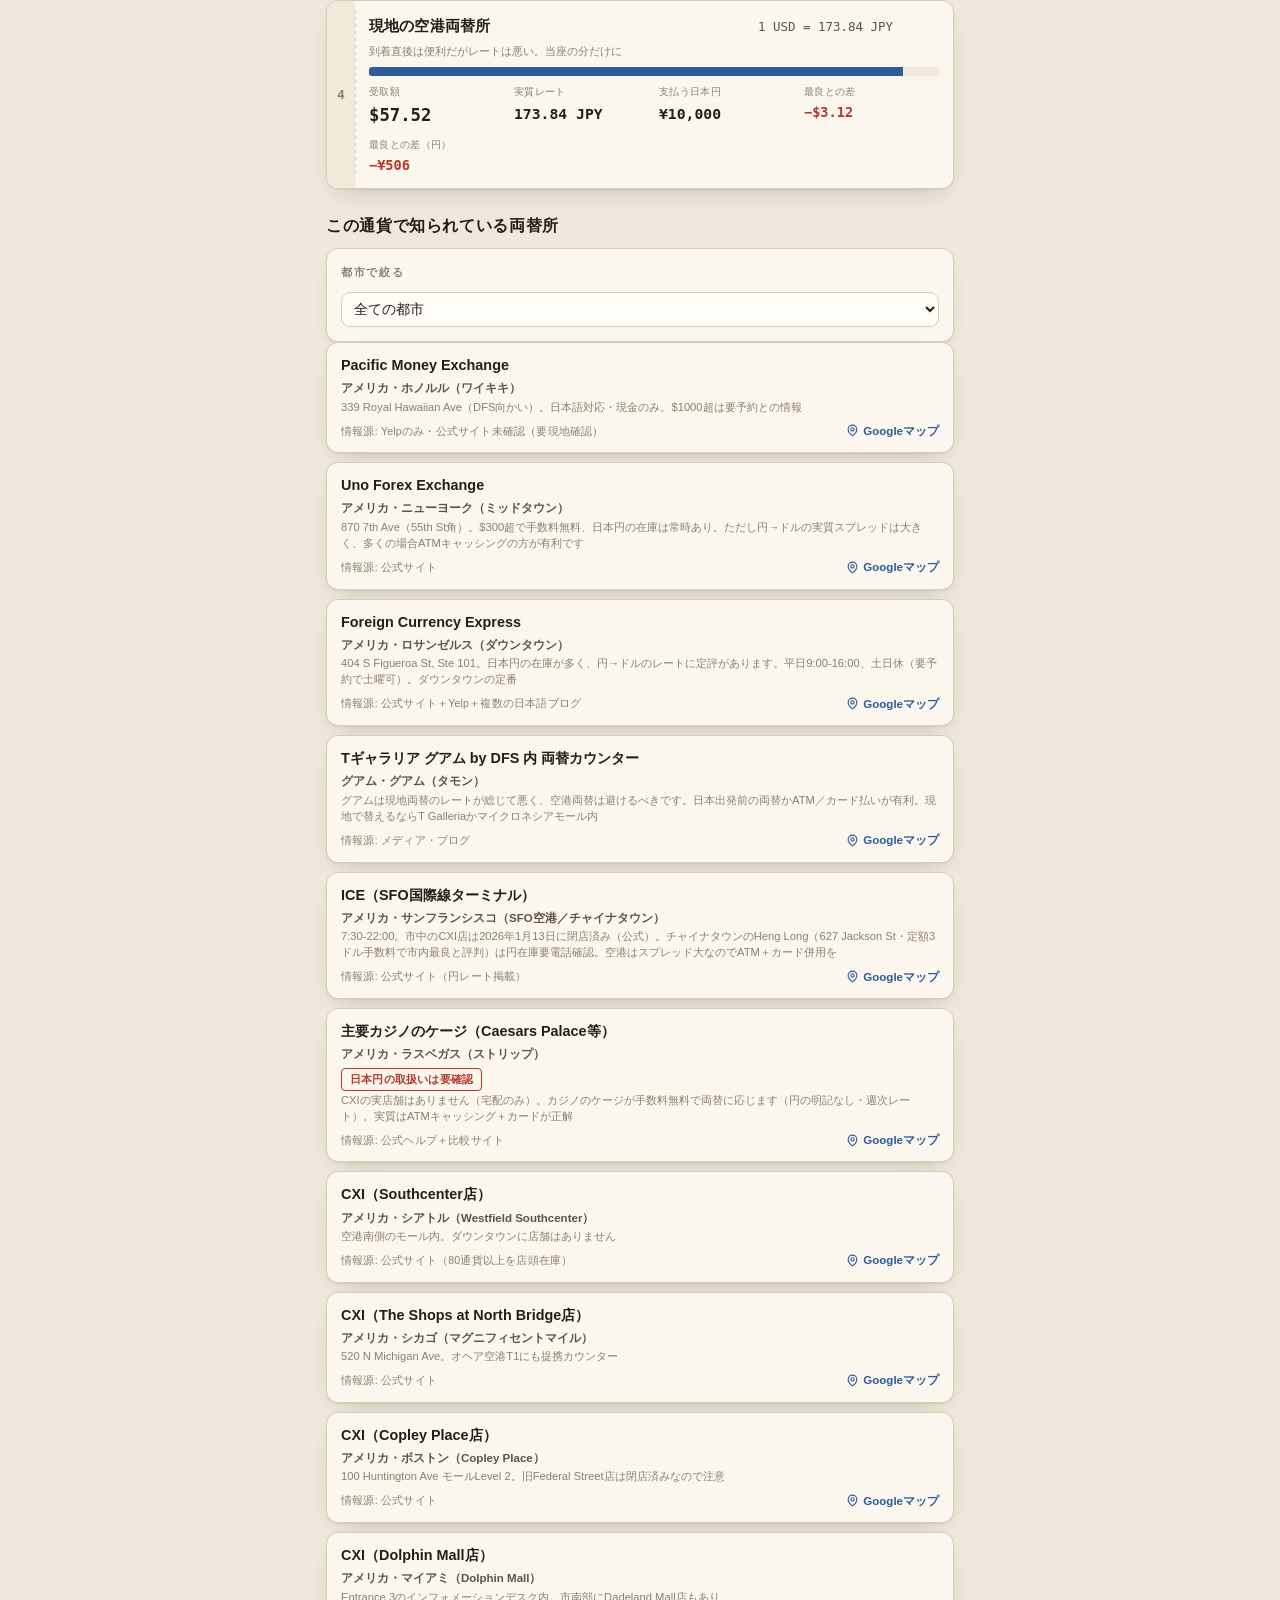
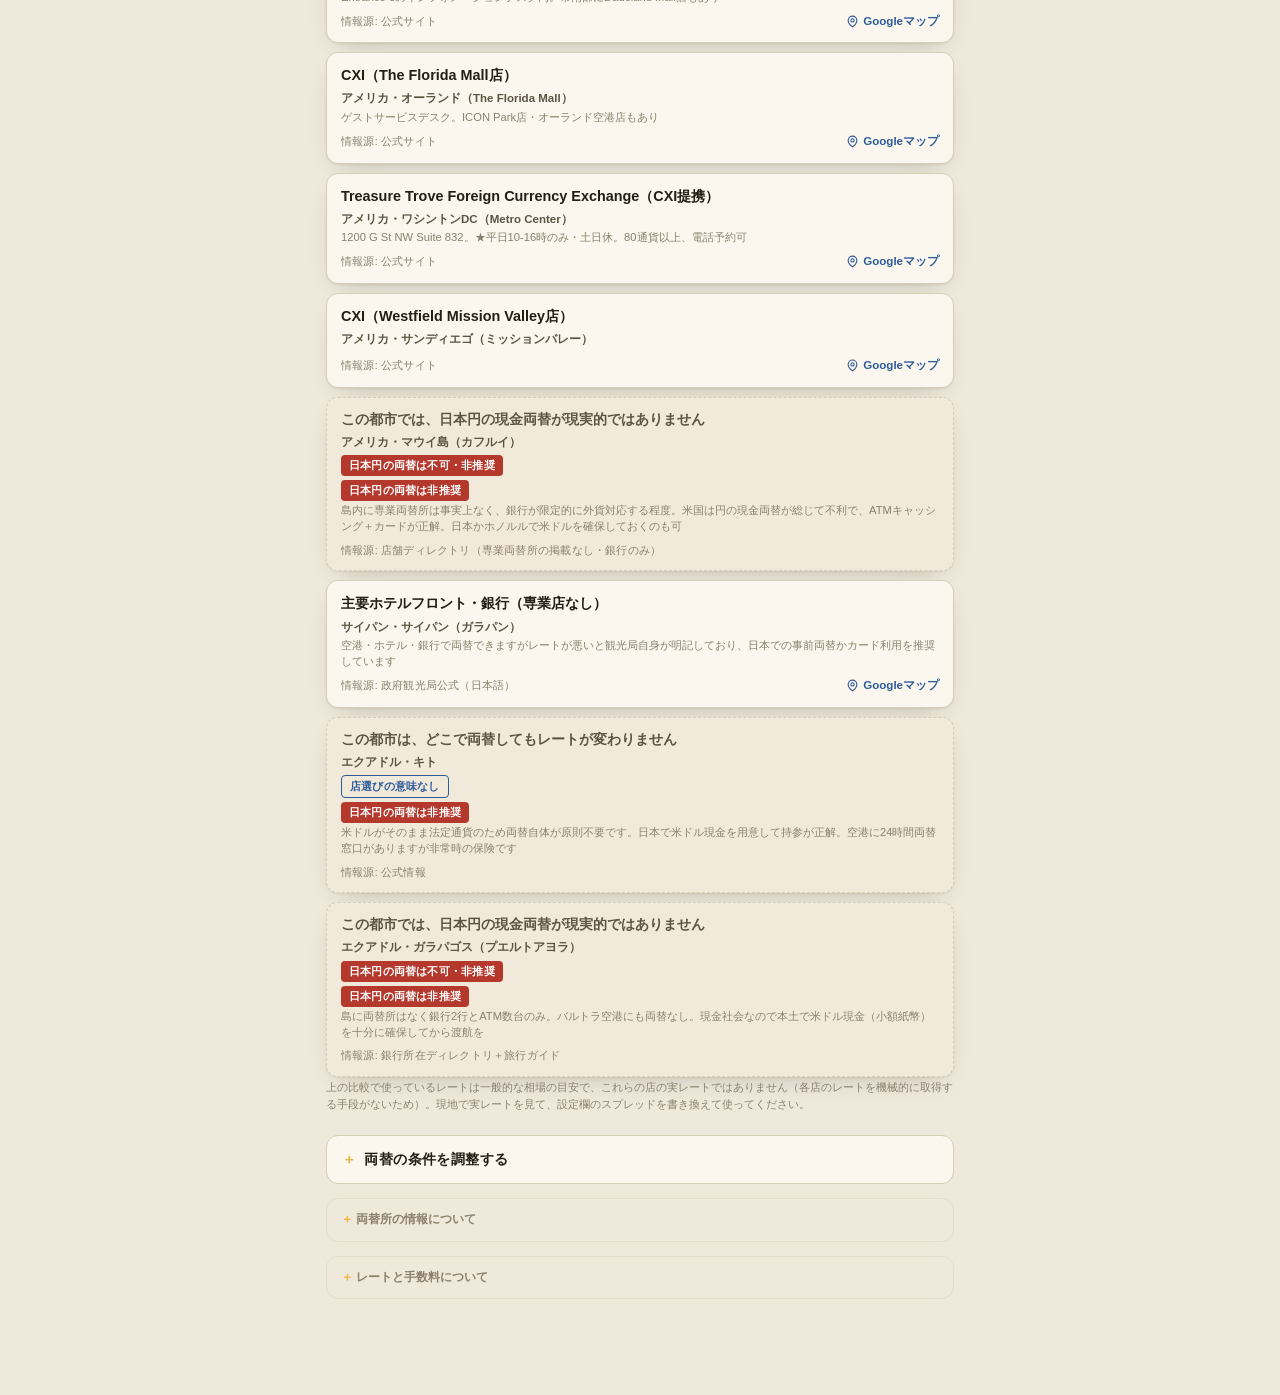
<file: Rate-Board/index.html>
<!doctype html>
<html lang="ja">
<head>
<meta charset="utf-8">
<meta name="viewport" content="width=device-width, initial-scale=1, viewport-fit=cover">
<title>RATE BOARD — 外貨計算</title>
<meta name="description" content="外貨を円に換算してカードの支払総額を比較し、円から外貨への両替レートも比べられる旅行用ツール。">
<meta name="color-scheme" content="light dark">
<meta name="theme-color" content="#0B1020">
<meta name="mobile-web-app-capable" content="yes">
<meta name="apple-mobile-web-app-capable" content="yes">
<meta name="apple-mobile-web-app-title" content="Rate Board">
<meta name="apple-mobile-web-app-status-bar-style" content="black-translucent">
<link rel="manifest" href="./manifest.webmanifest">
<link rel="icon" href="./icon.svg" type="image/svg+xml">
<link rel="icon" sizes="192x192" href="./icon-192.png">
<link rel="apple-touch-icon" sizes="180x180" href="./icon-180.png">

<style>
/* 旅の道具箱（玄関）へ戻るボタン。組み立てのときに入ります。
   ★ 見出しの Rate Board は横幅をめいっぱい使う大きな字です。
      同じ行にボタンを置くと iPhone の幅で押し出されるので、1段上に置きます。 */
.tb-homebar{ position:relative; margin:0 0 9px; }
.tb-home{
  display:inline-flex; align-items:center; gap:7px;
  padding:7px 12px 7px 9px; border-radius:11px;
  border:1px solid rgba(242,179,61,.5); color:#F2B33D;
  background:rgba(242,179,61,.10);
  font-size:12px; letter-spacing:.04em; text-decoration:none;
  -webkit-tap-highlight-color:transparent;
}
.tb-home svg{ width:18px; height:18px; display:block; }
.tb-home:active{ background:rgba(242,179,61,.24); }
</style>
</head>
<body>
<style>
:root{
  --board:#0B1020;
  --board-2:#16203C;
  --flap:#F2B33D;

  --ink-red:#B5382C;
  --ink-blue:#2E5B9A;
  --ink-green:#2F7D5F;

  --bg:#EFE9DC;
  --surface:#FBF7EE;
  --surface-2:#F1EADB;
  --line:#D8CDB6;
  --line-soft:#E6DDC9;
  --text:#241E15;
  --text-2:#5C5343;
  --text-3:#8B806C;
  --bar-base:#2E5B9A;
  --bar-fee:#B5382C;
  --bar-pt:#2F7D5F;
  --field:#FFFDF7;
  --good:#2F7D5F;
  --bad:#B5382C;
  --shadow:0 1px 2px rgba(36,30,21,.07), 0 10px 26px -14px rgba(36,30,21,.30);
  --tabbar:rgba(251,247,238,.92);
  --hit-bg:#EAF0FB; --hit-line:#C5D4EE;

  --mono:ui-monospace,"SF Mono",SFMono-Regular,Menlo,"DejaVu Sans Mono",monospace;
  --sans:"Hiragino Sans","Hiragino Kaku Gothic ProN","Yu Gothic Medium","Yu Gothic",-apple-system,BlinkMacSystemFont,"Segoe UI",Roboto,"Noto Sans JP",sans-serif;
}
@media (prefers-color-scheme:dark){
  :root{
    --bg:#0B1020; --surface:#161F3A; --surface-2:#101830;
    --line:#2A3856; --line-soft:#212D48;
    --text:#E9E4D6; --text-2:#A9B0C6; --text-3:#7C86A0;
    --bar-base:#5C7BC4; --bar-fee:#D9736A; --bar-pt:#5BAF88;
    --field:#0C1428; --good:#5BAF88; --bad:#D9736A;
    --ink-red:#D9736A; --ink-blue:#7EA2DC; --ink-green:#5BAF88;
    --shadow:0 1px 2px rgba(0,0,0,.35), 0 10px 26px -14px rgba(0,0,0,.7);
    --tabbar:rgba(16,24,48,.92);
    --hit-bg:#18233F; --hit-line:#2E3E60;
  }
}
:root[data-theme="dark"]{
  --bg:#0B1020; --surface:#161F3A; --surface-2:#101830;
  --line:#2A3856; --line-soft:#212D48;
  --text:#E9E4D6; --text-2:#A9B0C6; --text-3:#7C86A0;
  --bar-base:#5C7BC4; --bar-fee:#D9736A; --bar-pt:#5BAF88;
  --field:#0C1428; --good:#5BAF88; --bad:#D9736A;
  --ink-red:#D9736A; --ink-blue:#7EA2DC; --ink-green:#5BAF88;
  --shadow:0 1px 2px rgba(0,0,0,.35), 0 10px 26px -14px rgba(0,0,0,.7);
  --tabbar:rgba(16,24,48,.92);
  --hit-bg:#18233F; --hit-line:#2E3E60;
}
:root[data-theme="light"]{
  --bg:#EFE9DC; --surface:#FBF7EE; --surface-2:#F1EADB;
  --line:#D8CDB6; --line-soft:#E6DDC9;
  --text:#241E15; --text-2:#5C5343; --text-3:#8B806C;
  --bar-base:#2E5B9A; --bar-fee:#B5382C; --bar-pt:#2F7D5F;
  --field:#FFFDF7; --good:#2F7D5F; --bad:#B5382C;
  --shadow:0 1px 2px rgba(36,30,21,.07), 0 10px 26px -14px rgba(36,30,21,.30);
  --tabbar:rgba(251,247,238,.92);
  --hit-bg:#EAF0FB; --hit-line:#C5D4EE;
}

*{box-sizing:border-box}
html,body{height:100%}
body{
  margin:0; background:var(--bg); color:var(--text);
  font-family:var(--sans); font-size:16px; line-height:1.6;
  -webkit-text-size-adjust:100%;
  overscroll-behavior-y:none;
}

/* ══════════ アプリシェル ══════════ */
.app{min-height:100%; display:flex; flex-direction:column}

/* ── ヘッダー：フライトボード ── */
.masthead{
  position:relative; overflow:hidden;
  padding:calc(14px + env(safe-area-inset-top)) 18px 12px;
  padding-left:calc(18px + env(safe-area-inset-left));
  padding-right:calc(18px + env(safe-area-inset-right));
  background:
    repeating-linear-gradient(0deg, rgba(0,0,0,.20) 0 1px, transparent 1px 10px),
    linear-gradient(160deg, var(--board-2) 0%, var(--board) 100%);
  color:#EFE9DC;
  border-bottom:3px solid var(--flap);
}
/* 航路の点線と飛行機・地球 */
.route{position:absolute; inset:0; width:100%; height:100%; pointer-events:none}
.masthead-row{position:relative; display:flex; align-items:center; gap:13px}
.masthead h1{
  margin:0; font-family:var(--mono);
  font-size:clamp(1.7rem,8.4vw,2.75rem); font-weight:700;
  text-transform:uppercase; letter-spacing:.16em; margin-right:-.16em;
  white-space:nowrap; color:var(--flap); line-height:1.05;
  text-shadow:0 2px 0 rgba(0,0,0,.55);
}
.masthead-text{flex:1 1 auto; min-width:0}
/* サブ行と更新スタンプを同じ高さに並べる */
.sub-row{display:flex; align-items:center; gap:10px; flex-wrap:wrap; margin-top:5px}
.masthead .sub{
  margin:0; flex:1 1 auto; font-family:var(--mono);
  font-size:clamp(.66rem,2.6vw,.76rem);
  letter-spacing:.2em; text-transform:uppercase; color:#95A2C0;
}
.passport{flex:0 0 auto; width:66px; height:89px; filter:drop-shadow(0 4px 10px rgba(0,0,0,.55))}

/* 取得状態のスタンプ。タップでレートを再取得できる更新ボタンでもある。 */
.stamp{
  position:relative; flex:0 0 auto; margin-left:auto;
  transform:rotate(-3deg); transform-origin:right center;
  font:inherit; cursor:pointer;
  border:2px solid currentColor; border-radius:5px;
  padding:4px 9px 3px; font-family:var(--mono);
  font-size:.66rem; letter-spacing:.1em; text-transform:uppercase;
  font-weight:700; line-height:1.25; text-align:center;
  background:rgba(0,0,0,.35);
  transition:transform .12s ease, background .12s ease;
}
/* ↻ は見出しと同じ行に置く（block の small より前に入れる） */
.stamp-ic{margin-left:5px; font-size:1.05em; letter-spacing:0; display:inline-block}
.stamp small{
  display:block; font-size:.86em; letter-spacing:.04em;
  font-weight:400; opacity:.9; text-transform:none;
}
.stamp:hover{background:rgba(0,0,0,.55)}
.stamp:active{transform:rotate(-3deg) scale(.95)}
.stamp:focus-visible{outline:2px solid var(--flap); outline-offset:3px}
.stamp.live{color:#7DE0B0}
.stamp.snap{color:#F5C15C}
.stamp.wait{color:#AEB9D4}
.stamp.wait .stamp-ic{animation:spin 1s linear infinite}
@keyframes spin{to{transform:rotate(360deg)}}

/* ── 本文 ── */
main{
  flex:1 1 auto; width:100%; max-width:660px; margin:0 auto;
  padding:16px 16px calc(96px + env(safe-area-inset-bottom));
  padding-left:calc(16px + env(safe-area-inset-left));
  padding-right:calc(16px + env(safe-area-inset-right));
}
.view{display:none; flex-direction:column}
.view.on{display:flex}

/* ── 更新の結果を知らせる通知 ── */
.toast{
  position:fixed; z-index:30;
  left:50%; bottom:calc(80px + env(safe-area-inset-bottom));
  transform:translateX(-50%) translateY(10px);
  max-width:min(88vw, 420px);
  padding:11px 16px; border-radius:10px;
  font-size:.82rem; font-weight:600; line-height:1.5; text-align:center;
  color:#EFE9DC; background:var(--board-2);
  border:1px solid rgba(255,255,255,.16);
  box-shadow:0 10px 30px -8px rgba(0,0,0,.5);
  opacity:0; pointer-events:none;
  transition:opacity .22s ease, transform .22s ease;
}
.toast.on{opacity:1; transform:translateX(-50%) translateY(0)}
.toast::before{
  content:""; display:inline-block; vertical-align:-1px;
  width:9px; height:9px; border-radius:50%; margin-right:8px;
  background:var(--text-3);
}
.toast.ok::before{background:#6FD3A2}
.toast.same::before{background:#7EA2DC}
.toast.warn::before{background:#F2B33D}

/* ── 下部タブバー ── */
.tabbar{
  position:fixed; left:0; right:0; bottom:0; z-index:20;
  display:flex; gap:2px;
  padding:6px 10px calc(6px + env(safe-area-inset-bottom));
  background:var(--tabbar);
  -webkit-backdrop-filter:saturate(180%) blur(14px);
  backdrop-filter:saturate(180%) blur(14px);
  border-top:1px solid var(--line);
}
.tabbar button{
  flex:1 1 0; font:inherit; cursor:pointer;
  background:transparent; border:0; border-radius:9px;
  padding:6px 4px 5px; color:var(--text-3);
  display:flex; flex-direction:column; align-items:center; gap:2px;
  font-size:.68rem; font-weight:700; letter-spacing:.06em;
  transition:color .14s, background .14s;
}
.tabbar button svg{width:24px; height:24px; display:block}
.tabbar button[aria-selected="true"]{color:var(--ink-blue); background:var(--surface-2)}
.tabbar button:focus-visible{outline:2px solid var(--flap); outline-offset:-2px}

/* ══════════ 共通パーツ ══════════ */
.eyebrow{
  font-size:.66rem; font-weight:700; letter-spacing:.16em;
  text-transform:uppercase; color:var(--text-3);
}
.card{
  background:var(--surface); border:1px solid var(--line);
  border-radius:12px; box-shadow:var(--shadow);
}
.panel{padding:15px 14px 14px; display:flex; flex-direction:column; gap:11px}
.chips{display:flex; flex-wrap:wrap; gap:6px}
.chip{
  font:inherit; font-size:.78rem; font-weight:600; letter-spacing:.03em;
  padding:5px 10px 5px 7px; border-radius:20px; cursor:pointer;
  display:inline-flex; align-items:center; gap:5px;
  background:var(--surface-2); color:var(--text-2);
  border:1px solid var(--line-soft);
  transition:background .12s, color .12s, border-color .12s;
}
.chip .fl{font-size:1.05em; line-height:1}
.chip:hover{border-color:var(--flap)}
.chip[aria-pressed="true"]{background:var(--ink-blue); border-color:var(--ink-blue); color:#fff}
.chip:focus-visible{outline:2px solid var(--flap); outline-offset:1px}

.amount-row{display:flex; gap:9px; align-items:stretch}
.amt{
  flex:1 1 auto; min-width:0;
  font-family:var(--mono); font-size:2rem; font-weight:600;
  font-variant-numeric:tabular-nums;
  padding:9px 12px; text-align:right;
  color:var(--text); background:var(--field);
  border:1px solid var(--line); border-radius:9px;
}
.amt:focus{outline:2px solid var(--flap); outline-offset:1px; border-color:var(--flap)}
.cursel{
  flex:0 0 auto; width:150px;
  font:inherit; font-size:.86rem; padding:8px;
  color:var(--text); background:var(--field);
  border:1px solid var(--line); border-radius:9px;
}
.cursel:focus{outline:2px solid var(--flap); outline-offset:1px}
/* 縦積みのパネルの中では全幅にする。
   ここで flex:1 1 0 を使うと縦方向に潰れるので、必ず width で指定すること。 */
.cursel.full{flex:0 0 auto; width:100%; min-width:0}
.unit{
  flex:0 0 auto; display:flex; align-items:center; padding:0 14px;
  font-family:var(--mono); font-size:1.1rem; font-weight:700;
  color:var(--text-2); background:var(--surface-2);
  border:1px solid var(--line); border-radius:9px;
}

/* ── 結果ヒーロー ── */
.hero{
  margin-top:12px; padding:17px 16px 15px; position:relative; overflow:hidden;
  border-left:5px solid var(--flap);
}
.hero .label{font-size:.68rem; letter-spacing:.14em; text-transform:uppercase; color:var(--text-3); font-weight:700}
.hero .big{
  font-family:var(--mono); font-variant-numeric:tabular-nums;
  font-size:clamp(2.2rem,9.2vw,3.2rem); font-weight:700; line-height:1.05;
  letter-spacing:-.02em; word-break:break-all;
  transition:opacity .18s ease;
}
.hero .big.flash{opacity:.45}
.hero .rate{
  margin-top:7px; font-family:var(--mono); font-size:.8rem;
  color:var(--text-2); font-variant-numeric:tabular-nums;
}
.hero .asof{margin-top:2px; font-size:.7rem; color:var(--text-3)}
.hero .flagmark{position:absolute; right:14px; top:13px; font-size:2.3rem; line-height:1; opacity:.9}
.globe{position:absolute; right:-18px; bottom:-24px; width:104px; height:104px; opacity:.10; pointer-events:none}

/* ── セクション見出し ── */
.section-head{
  display:flex; align-items:baseline; justify-content:space-between;
  gap:10px; margin:24px 0 9px; flex-wrap:wrap;
}
.section-head h2{margin:0; font-size:1rem; font-weight:700; letter-spacing:.04em}
.sortbar{display:flex; gap:5px}
.sortbar button{
  font:inherit; font-size:.7rem; font-weight:600; padding:4px 10px;
  border-radius:14px; cursor:pointer; background:var(--surface-2);
  color:var(--text-2); border:1px solid var(--line-soft);
}
.sortbar button[aria-pressed="true"]{background:var(--ink-blue); border-color:var(--ink-blue); color:#fff}
.sortbar button:focus-visible{outline:2px solid var(--flap); outline-offset:1px}

.legend{display:flex; gap:12px; font-size:.68rem; color:var(--text-2); margin:0 0 9px; flex-wrap:wrap}
.legend span{display:inline-flex; align-items:center; gap:5px}
.sw{width:11px; height:11px; border-radius:2px; display:inline-block}

.rows{display:flex; flex-direction:column; gap:10px}

/* ── 搭乗券風の行 ── */
.row{
  position:relative; background:var(--surface);
  border:1px solid var(--line); border-radius:12px; box-shadow:var(--shadow);
  padding:13px 14px 12px 42px; display:flex; flex-direction:column; gap:8px;
  overflow:hidden;
}
.row::before{
  content:""; position:absolute; left:28px; top:9px; bottom:9px; width:1px;
  background:repeating-linear-gradient(180deg, var(--line) 0 3px, transparent 3px 7px);
}
.row.best{border-color:var(--good)}
.row.best::after{
  content:"BEST"; position:absolute; right:-30px; top:12px;
  transform:rotate(35deg); background:var(--good); color:#fff;
  font-family:var(--mono); font-size:.6rem; font-weight:700; letter-spacing:.14em;
  padding:3px 32px; opacity:.95;
}
.rank{
  position:absolute; left:0; top:0; bottom:0; width:28px;
  display:flex; align-items:center; justify-content:center;
  font-family:var(--mono); font-size:.82rem; font-weight:700;
  color:var(--text-3); background:var(--surface-2);
}
.row-top{display:flex; align-items:baseline; gap:7px; flex-wrap:wrap; padding-right:46px}
.name{font-weight:700; font-size:.95rem; letter-spacing:.01em}
.brandtag{
  font-family:var(--mono); font-size:.58rem; font-weight:700; letter-spacing:.1em;
  text-transform:uppercase; padding:2px 6px; border-radius:4px;
  border:1px solid var(--line); color:var(--text-3);
}
.feerate{
  margin-left:auto; font-family:var(--mono); font-size:.78rem;
  color:var(--text-2); font-variant-numeric:tabular-nums; white-space:nowrap;
}
.note{font-size:.7rem; color:var(--text-3); line-height:1.45; margin:-3px 0 0}
.maplink{
  font-size:.72rem; font-weight:600; color:var(--ink-blue);
  text-decoration:none; display:inline-flex; align-items:center; gap:4px;
}
.maplink:hover{text-decoration:underline}
.maplink svg{width:13px; height:13px}

.bar{height:9px; border-radius:3px; background:var(--surface-2); display:flex; overflow:hidden}
.bar i{display:block; height:100%; transition:width .35s cubic-bezier(.4,0,.2,1)}
.bar .base{background:var(--bar-base)}
.bar .fee{background:var(--bar-fee)}

.figs{
  display:grid; grid-template-columns:repeat(4,1fr); gap:8px 10px;
  font-variant-numeric:tabular-nums;
}
.fig{display:flex; flex-direction:column; gap:1px; min-width:0}
.fig .k{font-size:.64rem; color:var(--text-3); letter-spacing:.03em; white-space:nowrap}
.fig .v{font-family:var(--mono); font-size:.92rem; font-weight:600; word-break:break-all}
/* カード決済の6項目は3列×2行で固定する */
.figs.c3{grid-template-columns:repeat(3,1fr); gap:9px 8px}
.figs.c3 .k{font-size:.62rem}
.figs.c3 .v{font-size:.86rem}
.figs.c3 .fig.total .v,
.figs.c3 .fig.net .v{font-size:.95rem}
.fig.total .v{font-size:1.08rem}
.fig.pt .v{color:var(--bar-pt)}
.fig.net .v{font-size:1.02rem}
.fig.diff .v{font-size:.85rem; color:var(--bad)}
.fig.diff.zero .v{color:var(--good)}
.ptline{
  font-family:var(--mono); font-size:.72rem; color:var(--text-2);
  font-variant-numeric:tabular-nums; margin:-2px 0 0;
}
.ptline b{color:var(--bar-pt); font-weight:700}
.card-remove{
  position:absolute; right:9px; top:9px; z-index:2;
  width:26px; height:26px; padding:0; cursor:pointer;
  font:inherit; font-size:1.05rem; line-height:1;
  display:flex; align-items:center; justify-content:center;
  border-radius:50%; color:var(--text-3);
  background:var(--surface-2); border:1px solid var(--line);
}
.card-remove:hover{border-color:var(--bad); color:var(--bad)}
.card-remove:focus-visible{outline:2px solid var(--flap); outline-offset:1px}
.results .chip .sub{color:var(--text-3); font-weight:400; margin-left:2px}
/* カード検索の候補を縦一列で見やすく */
.hitlist{display:flex; flex-direction:column; gap:7px}
.hit{
  position:relative; width:100%; text-align:left; cursor:pointer;
  font:inherit; color:var(--text);
  /* 比較表(surface)と区別するため、検索結果は淡い青の地＋左に青帯 */
  background:var(--hit-bg);
  border:1px solid var(--hit-line); border-left:4px solid var(--ink-blue);
  border-radius:10px;
  padding:11px 42px 11px 13px;
  display:flex; flex-direction:column; gap:7px;
  transition:border-color .12s, filter .12s;
}
.hit:hover{border-color:var(--flap); border-left-color:var(--ink-blue)}
.hit:active{filter:brightness(.97)}
.hit:focus-visible{outline:2px solid var(--flap); outline-offset:1px}
.hit-main{display:flex; align-items:center; gap:8px; flex-wrap:wrap}
.hit-name{font-weight:700; font-size:.9rem; line-height:1.3}
.hit-stats{display:flex; gap:7px; flex-wrap:wrap}
.pill{
  font-family:var(--mono); font-size:.72rem; font-weight:700;
  padding:2px 9px; border-radius:20px; white-space:nowrap;
}
.pill.fee{color:var(--bad);  background:color-mix(in srgb, var(--bad) 12%, transparent)}
.pill.pt {color:var(--good); background:color-mix(in srgb, var(--good) 14%, transparent)}
.hit-plus{
  position:absolute; right:11px; top:50%; margin-top:-14px;
  width:28px; height:28px; border-radius:50%;
  display:flex; align-items:center; justify-content:center;
  font-size:1.15rem; line-height:1; font-weight:700;
  color:#fff; background:var(--ink-blue);
}
.present-note{color:var(--ink-blue); font-weight:600; margin-top:4px}
/* 手入力で追加するボタンとフォーム */
.manual-add{
  width:100%; margin-top:8px; cursor:pointer; font:inherit;
  font-size:.8rem; font-weight:700; padding:9px;
  color:var(--ink-blue); background:transparent;
  border:1px dashed var(--ink-blue); border-radius:9px;
}
.manual-add:hover{background:var(--hit-bg)}
.manual-box{
  background:var(--hit-bg); border:1px solid var(--hit-line);
  border-radius:11px; padding:14px; display:flex; flex-direction:column; gap:10px;
}
.mf{display:flex; flex-direction:column; gap:4px}
.mf > span{font-size:.72rem; font-weight:700; color:var(--text-2)}
.mf input, .mf select{
  font:inherit; font-size:.9rem; padding:8px 9px;
  color:var(--text); background:var(--field);
  border:1px solid var(--line); border-radius:8px;
}
.mf input:focus, .mf select:focus{outline:2px solid var(--flap); outline-offset:1px}
.mf-row{display:flex; gap:10px}
.mf-row .mf{flex:1 1 0; min-width:0}
.btn.primary{background:var(--ink-blue); border-color:var(--ink-blue); color:#fff}
.btn.primary:hover{filter:brightness(1.06); border-color:var(--ink-blue)}

/* ── 両替ペア（元通貨 → 先通貨） ──
   横並びにすると通貨名が切れるので縦に積む。矢印も下向きにする。 */
/* 上の通貨から下の通貨へ両替する、という向きを矢印とラベルで示す。
   ラベルを横に置くことで、矢印が2つのプルダウンのちょうど中央に来る。 */
.fx-pair{display:flex; flex-direction:column; gap:4px}
/* ラベルはプルダウンの上。横並びにすると幅が足りず右へはみ出すため。 */
.fx-side{display:flex; flex-direction:column; gap:3px}
.fx-label{
  font-size:.7rem; font-weight:700; letter-spacing:.06em;
  line-height:1.3; color:var(--text-3); padding-left:2px;
}
/* padding-top は「下のラベル＋間隔」の分。これで矢印が2つのプルダウンの
   ちょうど中央に来る。左右に同じ幅のものを置いて矢印を水平中央に保つ。 */
.fx-mid{
  display:flex; align-items:center; justify-content:space-between;
  min-height:34px; padding-top:18px;
}
.fx-spacer{flex:0 0 auto; width:30px}
.fx-arrow{
  flex:0 0 auto; width:30px; height:30px; color:var(--flap);
  filter:drop-shadow(0 1px 0 rgba(0,0,0,.08));
}
.fx-swap{
  flex:0 0 auto;
  width:30px; height:30px; padding:0;
  font:inherit; font-size:1rem; line-height:1; cursor:pointer;
  display:flex; align-items:center; justify-content:center;
  border-radius:50%;
  color:var(--ink-blue); background:var(--surface-2);
  border:1px solid var(--line);
  transition:background .12s, border-color .12s, transform .25s ease;
}
.fx-swap:hover{border-color:var(--flap)}
.fx-swap:active{transform:rotate(180deg)}
.fx-swap:focus-visible{outline:2px solid var(--flap); outline-offset:2px}
.cityinput{
  font:inherit; font-size:.86rem; padding:8px 10px; width:100%;
  color:var(--text); background:var(--field);
  border:1px solid var(--line); border-radius:9px;
}
.cityinput:focus{outline:2px solid var(--flap); outline-offset:1px}
.cityinput::placeholder{color:var(--text-3)}

/* ── 検索結果 ── */
.results{display:flex; flex-direction:column; gap:6px}
.results:empty{display:none}
.results .rcount{font-size:.68rem; color:var(--text-3)}
.results .rlist{display:flex; flex-wrap:wrap; gap:6px}
.results .chip{font-size:.76rem}

/* ── 注意書き（入国スタンプ風の枠） ── */
.alert{
  margin-top:12px; padding:11px 13px; border-radius:10px;
  font-size:.76rem; line-height:1.6;
  border:2px dashed currentColor;
}
.alert.warn{color:var(--ink-red); background:color-mix(in srgb, var(--ink-red) 7%, transparent)}
.alert.info{color:var(--ink-blue); background:color-mix(in srgb, var(--ink-blue) 7%, transparent)}

/* ── 両替所カード ── */
.shops{display:flex; flex-direction:column; gap:9px}
.shop{
  background:var(--surface); border:1px solid var(--line);
  border-radius:12px; box-shadow:var(--shadow);
  padding:12px 14px; display:flex; flex-direction:column; gap:4px;
}
.shop-name{font-weight:700; font-size:.9rem; line-height:1.4}
.shop-city{font-size:.72rem; color:var(--text-2); font-weight:600}
.shop-meta{
  display:flex; align-items:center; justify-content:space-between;
  gap:10px; flex-wrap:wrap; margin-top:3px;
}
.conf{font-size:.66rem; color:var(--text-3); letter-spacing:.02em}
.shop.no-shop{border-style:dashed; background:var(--surface-2)}
.shop.no-shop .shop-name{color:var(--text-2); font-size:.85rem}
.tag{
  align-self:flex-start; font-size:.66rem; font-weight:700;
  padding:2px 8px; border-radius:4px; letter-spacing:.02em;
}
.tag.bad{background:var(--ink-red); color:#fff}
.tag.warn{border:1px solid var(--ink-red); color:var(--ink-red)}
.tag.info{border:1px solid var(--ink-blue); color:var(--ink-blue)}

/* ── 設定 ── */
details.settings{margin-top:22px; border:1px solid var(--line); border-radius:12px; background:var(--surface)}
details.settings > summary{
  cursor:pointer; padding:13px 15px; font-size:.85rem; font-weight:700;
  letter-spacing:.03em; list-style:none; display:flex; align-items:center; gap:8px;
}
details.settings > summary::-webkit-details-marker{display:none}
details.settings > summary::before{content:"＋"; color:var(--flap); font-weight:700}
details.settings[open] > summary::before{content:"−"}
details.settings > summary:focus-visible{outline:2px solid var(--flap); outline-offset:-2px}
.settings-body{padding:2px 15px 18px; border-top:1px solid var(--line-soft); display:flex; flex-direction:column; gap:17px}
.fld{display:flex; flex-direction:column; gap:4px}
.fld label{font-size:.72rem; color:var(--text-2); font-weight:600}
.fld input[type=text]{
  font-family:var(--mono); font-size:.95rem; padding:7px 9px;
  color:var(--text); background:var(--field); border:1px solid var(--line); border-radius:8px;
  font-variant-numeric:tabular-nums; width:100%;
}
.fld input:focus{outline:2px solid var(--flap); outline-offset:1px}
.grid-lines{display:flex; flex-direction:column; gap:7px}
.gline{display:flex; align-items:center; gap:9px; font-size:.8rem}
.gline span{flex:1 1 auto; min-width:0}
.gline input{
  width:88px; flex:0 0 auto; text-align:right;
  font-family:var(--mono); font-size:.9rem; padding:6px 8px;
  color:var(--text); background:var(--field); border:1px solid var(--line); border-radius:8px;
  font-variant-numeric:tabular-nums;
}
.gline input:focus{outline:2px solid var(--flap); outline-offset:1px}
.hint{font-size:.7rem; color:var(--text-3); line-height:1.5; margin:2px 0 0}
.hint b{color:var(--text-2)}
.toggles{display:flex; flex-direction:column; gap:8px}
.tog{display:flex; align-items:flex-start; gap:8px; font-size:.8rem; color:var(--text-2); cursor:pointer}
.tog input{margin-top:.35em; accent-color:var(--flap)}
.btns{display:flex; gap:8px; flex-wrap:wrap}
.btn{
  font:inherit; font-size:.78rem; font-weight:600;
  padding:7px 14px; border-radius:8px; cursor:pointer;
  background:transparent; color:var(--text-2); border:1px solid var(--line);
}
.btn:hover{border-color:var(--flap); color:var(--text)}
.btn:focus-visible{outline:2px solid var(--flap); outline-offset:1px}

/* ── このアプリについて ── */
details.about{margin-top:14px; border:1px solid var(--line-soft); border-radius:12px; background:transparent}
details.about > summary{
  cursor:pointer; padding:11px 14px; font-size:.76rem; font-weight:700;
  color:var(--text-3); list-style:none;
}
details.about > summary::-webkit-details-marker{display:none}
details.about > summary::before{content:"＋ "; color:var(--flap)}
details.about[open] > summary::before{content:"− "}
.about-body{padding:0 14px 14px; font-size:.7rem; color:var(--text-3); line-height:1.65}
.about-body p{margin:0 0 8px}
.about-body b{color:var(--text-2); font-weight:700}

@media (max-width:480px){
  .figs{grid-template-columns:1fr 1fr}
  .amt{font-size:1.7rem}
  .passport{width:60px; height:82px}
}
@media (prefers-reduced-motion:reduce){
  *{transition:none !important; animation:none !important}
}
</style>

<div class="app">

  <header class="masthead">
    <svg class="route" viewBox="0 0 400 130" preserveAspectRatio="none" aria-hidden="true">
      <path d="M-10 116 Q 130 66 250 92 T 420 40" fill="none" stroke="#F2B33D"
            stroke-width="1.4" stroke-dasharray="4 6" opacity=".38"/>
    </svg>
    <svg class="route" viewBox="0 0 400 130" aria-hidden="true">
      <!-- 地球 -->
      <g transform="translate(300,26)" opacity=".26">
        <circle r="21" fill="none" stroke="#95A2C0" stroke-width="1.3"/>
        <ellipse rx="21" ry="8" fill="none" stroke="#95A2C0" stroke-width="1"/>
        <ellipse rx="8" ry="21" fill="none" stroke="#95A2C0" stroke-width="1"/>
        <path d="M-21 0h42" stroke="#95A2C0" stroke-width="1"/>
      </g>
      <!-- 飛行機 -->
      <g transform="translate(352,44) rotate(-24)" fill="#F2B33D" opacity=".9">
        <path d="M0 0 L-19 -6 L-19 -2 L-6 1.4 L-11 8 L-15 8 L-16.5 11 L-11.5 12 L-9 15.5 L-6.5 12.6 L-2.5 5.2 L9 8.4 Q13.5 8.6 13.5 5.2 Q13.5 1.8 9 1.6 Z"/>
      </g>
      <!-- 雲 -->
      <g fill="#95A2C0" opacity=".13">
        <ellipse cx="70" cy="34" rx="26" ry="7"/>
        <ellipse cx="86" cy="30" rx="16" ry="5.5"/>
        <ellipse cx="176" cy="18" rx="20" ry="5.5"/>
      </g>
    </svg>

    <div class="tb-homebar">
      <a class="tb-home" href="../" aria-label="旅の道具箱に戻る">
        <svg viewBox="0 0 24 24" aria-hidden="true">
          <g fill="none" stroke="currentColor" stroke-width="1.9"
             stroke-linecap="round" stroke-linejoin="round">
            <path d="M3.2 11.3 12 4.2l8.8 7.1"/>
            <path d="M5.6 10.1v9.7h12.8v-9.7"/>
            <path d="M9.7 19.8v-5.2h4.6v5.2"/>
          </g>
        </svg>旅の道具箱
      </a>
    </div>
    <div class="masthead-row">
      <svg class="passport" viewBox="0 0 74 100" aria-hidden="true">
        <rect x="1.5" y="1.5" width="71" height="97" rx="7" fill="#5B1F26" stroke="#3C1319" stroke-width="2"/>
        <rect x="6" y="6" width="62" height="88" rx="4" fill="none" stroke="#C9A227" stroke-width="1" opacity=".55"/>
        <text x="37" y="22" font-family="Helvetica,Arial,sans-serif" font-size="7"
              font-weight="700" fill="#C9A227" text-anchor="middle" letter-spacing="1.4" opacity=".9">JAPAN</text>
        <circle cx="37" cy="49" r="16" fill="none" stroke="#C9A227" stroke-width="1.8"/>
        <circle cx="37" cy="49" r="5.5" fill="#C9A227"/>
        <g stroke="#C9A227" stroke-width="1.8" stroke-linecap="round">
          <path d="M37 34.5v5.5M37 58v5.5M21.5 49h5.5M47 49h5.5"/>
          <path d="M26 38l3.9 3.9M44.1 56.1L48 60M48 38l-3.9 3.9M29.9 56.1L26 60"/>
        </g>
        <g fill="#C9A227" opacity=".8">
          <rect x="20" y="76" width="34" height="2.4" rx="1.2"/>
          <rect x="25" y="84" width="24" height="2" rx="1"/>
        </g>
      </svg>
      <div class="masthead-text">
        <h1>Rate Board</h1>
        <div class="sub-row">
          <p class="sub">外貨計算 · 両替レート比較</p>
          <button type="button" class="stamp wait" id="stamp"
                  aria-label="レートを再取得する">CHECKING<small>レート取得中</small></button>
        </div>
      </div>
    </div>
  </header>

  <main>
    <!-- ══════ 換算タブ：外貨 → 円 ══════ -->
    <section class="view" id="view-convert" role="tabpanel" aria-labelledby="tab-convert">
      <div class="card panel">
        <div class="eyebrow">主要通貨</div>
        <div class="chips" id="chipsA"></div>
        <input id="searchA" class="cityinput" type="text"
               placeholder="通貨・国名で検索（例: タイ／Thailand／THB）"
               aria-label="通貨を検索" />
        <div class="results" id="resultsA"></div>
        <select id="currencyA" class="cursel full" aria-label="通貨（全て）"></select>
        <div class="amount-row">
          <input id="amount" class="amt" type="text" inputmode="decimal" value="100" aria-label="外貨の金額" />
        </div>
      </div>

      <div class="card hero">
        <svg class="globe" viewBox="0 0 100 100" aria-hidden="true">
          <circle cx="50" cy="50" r="44" fill="none" stroke="currentColor" stroke-width="2.5"/>
          <ellipse cx="50" cy="50" rx="44" ry="17" fill="none" stroke="currentColor" stroke-width="2"/>
          <ellipse cx="50" cy="50" rx="17" ry="44" fill="none" stroke="currentColor" stroke-width="2"/>
          <path d="M6 50h88M50 6v88" stroke="currentColor" stroke-width="2"/>
        </svg>
        <div class="flagmark" id="flagmarkA">🇺🇸</div>
        <div class="label">実勢レートでの換算</div>
        <div class="big" id="jpy">¥16,247</div>
        <div class="rate" id="ratelineA">1 USD = 162.47 JPY</div>
        <div class="asof" id="asofA"></div>
      </div>

      <div class="section-head">
        <h2>カード決済の比較</h2>
        <div class="sortbar" id="sortbar">
          <button type="button" data-sort="total" aria-pressed="true">支払総額順</button>
          <button type="button" data-sort="net" aria-pressed="false">実質負担順</button>
        </div>
      </div>
      <div class="legend">
        <span><i class="sw" style="background:var(--bar-base)"></i>商品金額</span>
        <span><i class="sw" style="background:var(--bar-fee)"></i>外貨決済手数料</span>
        <span><i class="sw" style="background:var(--bar-pt)"></i>ポイント還元</span>
      </div>
      <input id="cardSearch" class="cityinput" type="text"
             placeholder="カード名で追加（例: 三井住友／dカード／JAL）"
             aria-label="カードを名前で検索して比較に追加" />
      <div class="results" id="cardResults"></div>
      <div class="rows" id="rowsCard"></div>

      <details class="settings">
        <summary>レート・手数料・ポイントを調整する</summary>
        <div class="settings-body">
          <div class="fld">
            <label for="rateOverride">実勢レート（1通貨当たりの円）</label>
            <input id="rateOverride" type="text" inputmode="decimal" />
            <p class="hint">起動時にオンラインなら自動更新されます。手入力するとその値が優先されます。</p>
          </div>

          <div class="grid-lines">
            <div class="eyebrow">ブランド別スプレッド（％）</div>
            <div id="spreadFields"></div>
            <p class="hint">Visa・Mastercard は適用レートを公開しておらず、JCB も公開ページのみで機械的に読めません。実勢レートに各ブランドのスプレッドを掛けて請求額を推定しています。<b>初期値は推定値です。</b>請求明細と突き合わせて実測値に直すと精度が上がります。</p>
          </div>

          <div class="grid-lines">
            <div class="eyebrow">外貨事務手数料（％）</div>
            <div id="feeFields"></div>
          </div>

          <div class="grid-lines">
            <div class="eyebrow">ポイント還元率（％）</div>
            <div id="ptFields"></div>
            <p class="hint">還元率はコース・カード種別・登録プログラムで変わります。アメックス・プラチナの3％は<b>メンバーシップ・リワード・プラス＋海外利用ボーナスの登録が前提</b>で、1ポイント=1円として計算しています。マイル移行など交換先によって実際の価値は変わります。</p>
          </div>

          <div class="toggles">
            <div class="eyebrow">Revolut の条件</div>
            <label class="tog"><input type="checkbox" id="rWeekend"><span>週末に決済する（NY時間 金17:00〜日18:00は上乗せ）</span></label>
            <label class="tog"><input type="checkbox" id="rOver"><span>当月の両替枠 75万円を超えている</span></label>
          </div>

          <div class="btns">
            <button class="btn" id="refetchA" type="button">レートを今すぐ取得</button>
            <button class="btn" id="resetA" type="button">初期値に戻す</button>
          </div>
        </div>
      </details>
    </section>

    <!-- ══════ 両替タブ：円 → 外貨 ══════ -->
    <section class="view on" id="view-exchange" role="tabpanel" aria-labelledby="tab-exchange">
      <div class="card panel">
        <div class="eyebrow">通貨を選ぶ</div>
        <input id="searchB" class="cityinput" type="text"
               placeholder="両替後の通貨を検索（例: タイ／Thailand／THB）"
               aria-label="両替後の通貨を検索" />
        <div class="results" id="resultsB"></div>
        <div class="fx-pair">
          <div class="fx-side">
            <span class="fx-label">支払う</span>
            <select id="fromCur" class="cursel full" aria-label="両替元の通貨"></select>
          </div>
          <div class="fx-mid">
            <span class="fx-spacer" aria-hidden="true"></span>
            <svg class="fx-arrow" viewBox="0 0 24 24" aria-hidden="true">
              <path d="M12 2.5v14M5 11.5l7 7 7-7" fill="none" stroke="currentColor"
                    stroke-width="3" stroke-linecap="round" stroke-linejoin="round"/>
            </svg>
            <button type="button" class="fx-swap" id="swapCur"
                    title="上下の通貨を入れ替える"
                    aria-label="両替元と両替後の通貨を入れ替える">⇅</button>
          </div>
          <div class="fx-side">
            <span class="fx-label">受け取る</span>
            <select id="currencyB" class="cursel full" aria-label="両替後の通貨"></select>
          </div>
        </div>
        <div class="eyebrow">両替後の主要通貨</div>
        <div class="chips" id="chipsB"></div>
        <div class="amount-row">
          <input id="jpyAmount" class="amt" type="text" inputmode="decimal" value="10000" aria-label="両替する金額" />
          <div class="unit" id="fromUnit">円</div>
        </div>
      </div>

      <div class="card hero">
        <svg class="globe" viewBox="0 0 100 100" aria-hidden="true">
          <circle cx="50" cy="50" r="44" fill="none" stroke="currentColor" stroke-width="2.5"/>
          <ellipse cx="50" cy="50" rx="44" ry="17" fill="none" stroke="currentColor" stroke-width="2"/>
          <ellipse cx="50" cy="50" rx="17" ry="44" fill="none" stroke="currentColor" stroke-width="2"/>
          <path d="M6 50h88M50 6v88" stroke="currentColor" stroke-width="2"/>
        </svg>
        <div class="flagmark" id="flagmarkB">🇺🇸</div>
        <div class="label">実勢レートなら（手数料ゼロの理論値）</div>
        <div class="big" id="fx">$61.55</div>
        <div class="rate" id="ratelineB">1 USD = 162.47 JPY</div>
        <div class="asof" id="asofB"></div>
      </div>

      <div id="fxAlert"></div>

      <div class="section-head">
        <h2>両替手段の比較</h2>
        <span class="eyebrow">同じ額を出したときの受取が多い順</span>
      </div>
      <div class="rows" id="rowsFx"></div>

      <div class="section-head" id="shopsHead">
        <h2>この通貨で知られている両替所</h2>
      </div>
      <div class="card panel" id="cityPanel">
        <div class="eyebrow">都市で絞る</div>
        <select id="citySel" class="cursel full" aria-label="都市を選ぶ"></select>
        <input id="cityManual" class="cityinput" type="text"
               placeholder="都市名を入力（英語・現地語・カタカナ）"
               aria-label="都市名を手動で入力" />
      </div>
      <div id="fxShops"></div>

      <details class="settings">
        <summary>両替の条件を調整する</summary>
        <div class="settings-body">
          <div class="grid-lines">
            <div class="eyebrow">キャッシングの条件</div>
            <div id="cashFields"></div>
            <p class="hint">キャッシングは「ATM手数料＋利息」が円建てで乗ります。利息は借入日から返済日までの日数分の日割りです。帰国後すぐ繰上返済すれば日数が減り、実質コストは大きく下がります。</p>
          </div>

          <div class="grid-lines">
            <div class="eyebrow">両替所のスプレッド（％）</div>
            <div id="fxSpreadFields"></div>
            <p class="hint"><b>スプレッドは全て目安です。</b>実際のレートは店舗・時間帯・紙幣の額面・両替額で変わります。現地で実レートを見て、この欄を書き換えて使ってください。</p>
          </div>

          <div class="btns">
            <button class="btn" id="refetchB" type="button">レートを今すぐ取得</button>
            <button class="btn" id="resetB" type="button">初期値に戻す</button>
          </div>
        </div>
      </details>

      <details class="about">
        <summary>両替所の情報について</summary>
        <div class="about-body">
          <p>掲載している両替所は<b>「レートが良いことで知られる店」の例</b>です。営業時間・場所・取扱通貨は変わります。<b>日本円の現金を直接受け付けるかは店舗により異なります。</b>行く前に地図と営業状況を確認してください。</p>
          <p>掲載のない通貨は、その国の一般的な市中両替所の相場を目安として表示しています。</p>
        </div>
      </details>
    </section>

    <details class="about">
      <summary>レートと手数料について</summary>
      <div class="about-body">
        <p><b>実勢レート</b>　起動時に自動取得し、失敗したら端末に保存した前回値、それも無ければ内蔵スナップショット（<b id="asof2"></b>時点）を使います。オフラインでも必ず動きます。</p>
        <p><b>カード会社の適用レート</b>　Visa・Mastercard は適用レートを公開しておらず、JCB も自動取得できません。各カードの金額は<b>実勢レート＋ブランド別スプレッドによる推定</b>で、実際の請求額とは差が出ます。</p>
        <p><b>手数料</b>　エポスカード3.85％（2025年7月改定、改定前2.20％）、楽天カード3.63％（2025年3月〜）、アメリカン・エキスプレス本体発行3.50％、JCB発行カード（ANA JCBなど）1.60％、Wiseは通貨により変動（初期値0.45％）、Revolutは平日かつ月75万円以内なら0％。</p>
        <p>手数料率も還元率も改定されます。高額の決済前には各社の公式ページで最新の条件をご確認ください。</p>
      </div>
    </details>
  </main>

  <div class="toast" id="toast" role="status" aria-live="polite"></div>

  <nav class="tabbar" role="tablist" aria-label="画面切り替え">
    <button type="button" id="tab-exchange" role="tab" aria-selected="true"
            aria-controls="view-exchange" data-tab="exchange">
      <svg viewBox="0 0 24 24" fill="none" stroke="currentColor" stroke-width="1.9"
           stroke-linecap="round" stroke-linejoin="round" aria-hidden="true">
        <circle cx="12" cy="12" r="9"/>
        <ellipse cx="12" cy="12" rx="9" ry="3.8"/>
        <path d="M12 3v18"/>
      </svg>
      両替
    </button>
    <button type="button" id="tab-convert" role="tab" aria-selected="false"
            aria-controls="view-convert" data-tab="convert">
      <svg viewBox="0 0 24 24" fill="none" stroke="currentColor" stroke-width="1.9"
           stroke-linecap="round" stroke-linejoin="round" aria-hidden="true">
        <rect x="3" y="4.5" width="18" height="15" rx="2.5"/>
        <path d="M3 9.5h18"/>
        <path d="M7 14.5h4M15.5 14.5h1.5"/>
      </svg>
      カード決済
    </button>
  </nav>
</div>

<script>
(function(){
  "use strict";

  var AS_OF = "2026年7月21日";
  /* 版: 2026-07-22（画面には出さない。取得状態は右上のスタンプで分かる） */
  var API = "https://open.er-api.com/v6/latest/JPY";

  /* 1 JPY あたりの外貨額（内蔵スナップショット） */
  var SNAPSHOT = {
    USD:0.006155, EUR:0.00539, KRW:9.112054, TWD:0.19885, THB:0.207098,
    GBP:0.00458, AUD:0.008793, SGD:0.007948, HKD:0.048266, CNY:0.041699,
    VND:161.461752, PHP:0.379814, MYR:0.025194, IDR:110.590121, CAD:0.008653,
    CHF:0.004984, NZD:0.010522, INR:0.593661, TRY:0.290437, AED:0.022604,
    MXN:0.107354, BRL:0.031412, SEK:0.059598, NOK:0.059542, DKK:0.040214,
    CZK:0.130427, PLN:0.02336, HUF:1.950013, ZAR:0.101588, EGP:0.314563,
    MOP:0.049713, LKR:2.067849, NPR:0.949797, KHR:24.926316, LAK:137.55103,
    MMK:12.948884, MNT:22.1597, BND:0.007948, FJD:0.013652, XPF:0.643246,

    /* 2026-07-22 追加分 */
    MVR:0.095067, MAD:0.057602, JOD:0.004349, ISK:0.769523, GEL:0.016156,
    UZS:73.242111, PEN:0.020861, BOB:0.066266, KES:0.795299, TZS:16.206087,
    MUR:0.290025, SCR:0.086028, ILS:0.018716, SAR:0.023004, QAR:0.02233,
    OMR:0.002359, BHD:0.002307, KWD:0.0019, TND:0.018096, DZD:0.819157,
    RON:0.02819, BGN:0.010519, ALL:0.504714, RSD:0.631593, BAM:0.010519,
    MKD:0.3316, MDL:0.108004, RUB:0.4835, UAH:0.275259, AZN:0.010452,
    AMD:2.251043, KZT:2.873965, KGS:0.537845, BTN:0.590838, PKR:1.705347,
    BDT:0.756771, CLP:5.746218, ARS:9.064922, COP:19.987255, UYU:0.247603,
    CRC:2.79156, GTQ:0.046923, CUP:0.147228, DOP:0.359613, JMD:0.975698,
    BSD:0.006134, XCD:0.016563, AWG:0.010981, KYD:0.005112, TTD:0.041746,
    RWF:9.111238, ZMW:0.112916, BWP:0.088385, NAD:0.100963, ETB:1.005102,
    UGX:22.862765, MGA:26.568189, GHS:0.071259, NGN:8.464942, XOF:3.52778,
    XAF:3.52778, VUV:0.729878, WST:0.016616, TOP:0.014633, PGK:0.027509,
    SBD:0.048885
  };

  /* [日本語名, 国旗, 通貨記号, 小数桁] */
  var META = {
    JPY:["日本円","🇯🇵","¥",0],
    USD:["米ドル","🇺🇸","$",2],            EUR:["ユーロ","🇪🇺","€",2],
    KRW:["韓国ウォン","🇰🇷","₩",0],         TWD:["台湾ドル","🇹🇼","NT$",0],
    THB:["タイバーツ","🇹🇭","฿",2],         GBP:["英ポンド","🇬🇧","£",2],
    AUD:["豪ドル","🇦🇺","A$",2],            SGD:["シンガポールドル","🇸🇬","S$",2],
    HKD:["香港ドル","🇭🇰","HK$",2],         CNY:["中国元","🇨🇳","¥",2],
    VND:["ベトナムドン","🇻🇳","₫",0],       PHP:["フィリピンペソ","🇵🇭","₱",2],
    MYR:["マレーシアリンギット","🇲🇾","RM",2], IDR:["インドネシアルピア","🇮🇩","Rp",0],
    CAD:["カナダドル","🇨🇦","C$",2],        CHF:["スイスフラン","🇨🇭","CHF",2],
    NZD:["NZドル","🇳🇿","NZ$",2],           INR:["インドルピー","🇮🇳","₹",2],
    TRY:["トルコリラ","🇹🇷","₺",2],         AED:["UAEディルハム","🇦🇪","AED",2],
    MXN:["メキシコペソ","🇲🇽","MX$",2],     BRL:["ブラジルレアル","🇧🇷","R$",2],
    SEK:["スウェーデンクローナ","🇸🇪","kr",2], NOK:["ノルウェークローネ","🇳🇴","kr",2],
    DKK:["デンマーククローネ","🇩🇰","kr",2],  CZK:["チェココルナ","🇨🇿","Kč",2],
    PLN:["ポーランドズロチ","🇵🇱","zł",2],   HUF:["ハンガリーフォリント","🇭🇺","Ft",0],
    ZAR:["南アランド","🇿🇦","R",2],          EGP:["エジプトポンド","🇪🇬","E£",2],
    MOP:["マカオパタカ","🇲🇴","MOP",2],      LKR:["スリランカルピー","🇱🇰","Rs",2],
    NPR:["ネパールルピー","🇳🇵","Rs",2],     KHR:["カンボジアリエル","🇰🇭","៛",0],
    LAK:["ラオスキープ","🇱🇦","₭",0],        MMK:["ミャンマーチャット","🇲🇲","K",0],
    MNT:["モンゴルトゥグルグ","🇲🇳","₮",0],  BND:["ブルネイドル","🇧🇳","B$",2],
    FJD:["フィジードル","🇫🇯","FJ$",2],      XPF:["CFPフラン","🇵🇫","₣",0],

    /* 2026-07-22 追加分 */
    MVR:["モルディブ・ルフィヤ","🇲🇻","Rf",2], MAD:["モロッコディルハム","🇲🇦","DH",2],
    JOD:["ヨルダンディナール","🇯🇴","JD",2], ISK:["アイスランドクローナ","🇮🇸","kr",0],
    GEL:["ジョージアラリ","🇬🇪","₾",2], UZS:["ウズベキスタンスム","🇺🇿","UZS",0],
    PEN:["ペルーソル","🇵🇪","S/",2], BOB:["ボリビアーノ","🇧🇴","Bs",2],
    KES:["ケニアシリング","🇰🇪","KSh",0], TZS:["タンザニアシリング","🇹🇿","TSh",0],
    MUR:["モーリシャスルピー","🇲🇺","₨",2], SCR:["セーシェルルピー","🇸🇨","₨",2],
    ILS:["イスラエル新シェケル","🇮🇱","₪",2], SAR:["サウジリヤル","🇸🇦","SR",2],
    QAR:["カタールリヤル","🇶🇦","QR",2], OMR:["オマーンリアル","🇴🇲","OMR",2],
    BHD:["バーレーンディナール","🇧🇭","BD",2], KWD:["クウェートディナール","🇰🇼","KD",2],
    TND:["チュニジアディナール","🇹🇳","DT",2], DZD:["アルジェリアディナール","🇩🇿","DA",0],
    RON:["ルーマニアレウ","🇷🇴","lei",2], BGN:["ブルガリアレフ","🇧🇬","лв",2],
    ALL:["アルバニアレク","🇦🇱","L",2], RSD:["セルビアディナール","🇷🇸","дин",2],
    BAM:["ボスニア兌換マルク","🇧🇦","KM",2], MKD:["北マケドニアデナル","🇲🇰","ден",2],
    MDL:["モルドバレウ","🇲🇩","L",2], RUB:["ロシアルーブル","🇷🇺","₽",2],
    UAH:["ウクライナフリヴニャ","🇺🇦","₴",2], AZN:["アゼルバイジャンマナト","🇦🇿","₼",2],
    AMD:["アルメニアドラム","🇦🇲","֏",0], KZT:["カザフスタンテンゲ","🇰🇿","₸",0],
    KGS:["キルギスソム","🇰🇬","KGS",2], BTN:["ブータンニュルタム","🇧🇹","Nu",2],
    PKR:["パキスタンルピー","🇵🇰","₨",0], BDT:["バングラデシュタカ","🇧🇩","৳",0],
    CLP:["チリペソ","🇨🇱","$",0], ARS:["アルゼンチンペソ","🇦🇷","$",0],
    COP:["コロンビアペソ","🇨🇴","$",0], UYU:["ウルグアイペソ","🇺🇾","$U",2],
    CRC:["コスタリカコロン","🇨🇷","₡",0], GTQ:["グアテマラケツァル","🇬🇹","Q",2],
    CUP:["キューバペソ","🇨🇺","$",2], DOP:["ドミニカペソ","🇩🇴","RD$",2],
    JMD:["ジャマイカドル","🇯🇲","J$",0], BSD:["バハマドル","🇧🇸","B$",2],
    XCD:["東カリブドル","🏝️","EC$",2], AWG:["アルバフロリン","🇦🇼","Afl",2],
    KYD:["ケイマンドル","🇰🇾","CI$",2], TTD:["トリニダード・トバゴドル","🇹🇹","TT$",2],
    RWF:["ルワンダフラン","🇷🇼","FRw",0], ZMW:["ザンビアクワチャ","🇿🇲","ZK",2],
    BWP:["ボツワナプラ","🇧🇼","P",2], NAD:["ナミビアドル","🇳🇦","N$",2],
    ETB:["エチオピアブル","🇪🇹","Br",0], UGX:["ウガンダシリング","🇺🇬","USh",0],
    MGA:["マダガスカルアリアリ","🇲🇬","Ar",0], GHS:["ガーナセディ","🇬🇭","₵",2],
    NGN:["ナイジェリアナイラ","🇳🇬","₦",0], XOF:["西アフリカCFAフラン","🌍","CFA",0],
    XAF:["中部アフリカCFAフラン","🌍","FCFA",0], VUV:["バヌアツバツ","🇻🇺","VT",0],
    WST:["サモアタラ","🇼🇸","WS$",2], TOP:["トンガパアンガ","🇹🇴","T$",2],
    PGK:["パプアニューギニアキナ","🇵🇬","K",2], SBD:["ソロモン諸島ドル","🇸🇧","SI$",2]
  };

  var MAJORS = ["USD","EUR","KRW","TWD","THB","VND","CNY","HKD","SGD","GBP",
                "AUD","CAD","CHF","NZD","PHP","MYR","IDR","INR"];

  /* プルダウンの並び。主要通貨は別枠に出すのでここでは重複しても構わない
     （buildSelect 側で主要通貨を除外する）。 */
  var REGIONS = [
    ["アジア", ["KRW","TWD","CNY","HKD","MOP","SGD","THB","VND","PHP","MYR","IDR","BND",
                "KHR","LAK","MMK","MNT","INR","LKR","NPR","BTN","PKR","BDT","MVR"]],
    ["中東", ["AED","SAR","QAR","OMR","BHD","KWD","JOD","ILS","TRY"]],
    ["ヨーロッパ", ["EUR","GBP","CHF","SEK","NOK","DKK","ISK","CZK","PLN","HUF","RON","BGN",
                    "ALL","RSD","BAM","MKD","MDL","RUB","UAH"]],
    ["中央アジア・コーカサス", ["GEL","AMD","AZN","KZT","UZS","KGS"]],
    ["アフリカ", ["ZAR","EGP","MAD","TND","DZD","KES","TZS","UGX","ETB","RWF","ZMW","BWP",
                  "NAD","MGA","MUR","SCR","GHS","NGN","XOF","XAF"]],
    ["北米・中南米", ["USD","CAD","MXN","BRL","ARS","CLP","COP","PEN","BOB","UYU","CRC",
                      "GTQ","CUP","DOP","JMD","BSD","XCD","AWG","KYD","TTD"]],
    ["オセアニア", ["AUD","NZD","FJD","XPF","VUV","WST","TOP","PGK","SBD"]]
  ];

  /* [表示用の主な国・地域, 検索用の追加キーワード]
     検索は通貨コード・通貨名・この2つをまとめて対象にする。 */
  var COUNTRY = {
    JPY:["日本","Japan にほん"],
    USD:["アメリカ","United States USA America グアム Guam ハワイ Hawaii 米国"],
    EUR:["ユーロ圏","Eurozone France Germany Italy Spain フランス ドイツ イタリア スペイン オランダ ポルトガル ギリシャ オーストリア アイルランド フィンランド ベルギー 欧州"],
    KRW:["韓国","South Korea かんこく"], TWD:["台湾","Taiwan たいわん"],
    THB:["タイ","Thailand"], GBP:["イギリス","United Kingdom Britain England 英国"],
    AUD:["オーストラリア","Australia 豪州"], SGD:["シンガポール","Singapore"],
    HKD:["香港","Hong Kong ほんこん"], CNY:["中国","China ちゅうごく"],
    VND:["ベトナム","Vietnam"], PHP:["フィリピン","Philippines セブ Cebu"],
    MYR:["マレーシア","Malaysia"], IDR:["インドネシア","Indonesia バリ Bali"],
    CAD:["カナダ","Canada"], CHF:["スイス","Switzerland"],
    NZD:["ニュージーランド","New Zealand"], INR:["インド","India"],
    TRY:["トルコ","Turkey Turkiye"], AED:["アラブ首長国連邦","UAE Dubai ドバイ アブダビ"],
    MXN:["メキシコ","Mexico"], BRL:["ブラジル","Brazil"],
    SEK:["スウェーデン","Sweden"], NOK:["ノルウェー","Norway"], DKK:["デンマーク","Denmark"],
    CZK:["チェコ","Czech Prague プラハ"], PLN:["ポーランド","Poland"],
    HUF:["ハンガリー","Hungary"], ZAR:["南アフリカ","South Africa"],
    EGP:["エジプト","Egypt"], MOP:["マカオ","Macau Macao"],
    LKR:["スリランカ","Sri Lanka"], NPR:["ネパール","Nepal"],
    KHR:["カンボジア","Cambodia"], LAK:["ラオス","Laos"],
    MMK:["ミャンマー","Myanmar Burma"], MNT:["モンゴル","Mongolia"],
    BND:["ブルネイ","Brunei"], FJD:["フィジー","Fiji"],
    XPF:["ニューカレドニア・タヒチ","New Caledonia Tahiti French Polynesia ヌメア"],

    MVR:["モルディブ","Maldives"], MAD:["モロッコ","Morocco マラケシュ"],
    JOD:["ヨルダン","Jordan ペトラ"], ISK:["アイスランド","Iceland レイキャビク"],
    GEL:["ジョージア","Georgia トビリシ"], UZS:["ウズベキスタン","Uzbekistan サマルカンド"],
    PEN:["ペルー","Peru マチュピチュ"], BOB:["ボリビア","Bolivia ウユニ"],
    KES:["ケニア","Kenya"], TZS:["タンザニア","Tanzania ザンジバル キリマンジャロ"],
    MUR:["モーリシャス","Mauritius"], SCR:["セーシェル","Seychelles"],
    ILS:["イスラエル","Israel エルサレム"], SAR:["サウジアラビア","Saudi Arabia"],
    QAR:["カタール","Qatar ドーハ"], OMR:["オマーン","Oman"],
    BHD:["バーレーン","Bahrain"], KWD:["クウェート","Kuwait"],
    TND:["チュニジア","Tunisia"], DZD:["アルジェリア","Algeria"],
    RON:["ルーマニア","Romania"], BGN:["ブルガリア","Bulgaria"],
    ALL:["アルバニア","Albania"], RSD:["セルビア","Serbia"],
    BAM:["ボスニア・ヘルツェゴビナ","Bosnia Herzegovina サラエボ"],
    MKD:["北マケドニア","North Macedonia"], MDL:["モルドバ","Moldova"],
    RUB:["ロシア","Russia"], UAH:["ウクライナ","Ukraine"],
    AZN:["アゼルバイジャン","Azerbaijan バクー"], AMD:["アルメニア","Armenia"],
    KZT:["カザフスタン","Kazakhstan"], KGS:["キルギス","Kyrgyzstan"],
    BTN:["ブータン","Bhutan"], PKR:["パキスタン","Pakistan"],
    BDT:["バングラデシュ","Bangladesh"],
    CLP:["チリ","Chile"], ARS:["アルゼンチン","Argentina"],
    COP:["コロンビア","Colombia"], UYU:["ウルグアイ","Uruguay"],
    CRC:["コスタリカ","Costa Rica"], GTQ:["グアテマラ","Guatemala"],
    CUP:["キューバ","Cuba ハバナ"], DOP:["ドミニカ共和国","Dominican Republic"],
    JMD:["ジャマイカ","Jamaica"], BSD:["バハマ","Bahamas"],
    XCD:["東カリブ","Eastern Caribbean Antigua Saint Lucia Grenada アンティグア セントルシア グレナダ"],
    AWG:["アルバ","Aruba"], KYD:["ケイマン諸島","Cayman Islands"],
    TTD:["トリニダード・トバゴ","Trinidad Tobago"],
    RWF:["ルワンダ","Rwanda"], ZMW:["ザンビア","Zambia ビクトリアの滝"],
    BWP:["ボツワナ","Botswana"], NAD:["ナミビア","Namibia"],
    ETB:["エチオピア","Ethiopia"], UGX:["ウガンダ","Uganda"],
    MGA:["マダガスカル","Madagascar"], GHS:["ガーナ","Ghana"],
    NGN:["ナイジェリア","Nigeria"],
    XOF:["西アフリカ","West Africa Senegal Ivory Coast Benin セネガル コートジボワール ベナン"],
    XAF:["中部アフリカ","Central Africa Cameroon Gabon カメルーン ガボン"],
    VUV:["バヌアツ","Vanuatu"], WST:["サモア","Samoa"], TOP:["トンガ","Tonga"],
    PGK:["パプアニューギニア","Papua New Guinea"], SBD:["ソロモン諸島","Solomon Islands"]
  };



  /* ── カード決済 ── */
  var BRANDS = {
    visa:  {label:"Visa",       spread:0.30},
    mc:    {label:"Mastercard", spread:0.20},
    jcb:   {label:"JCB",        spread:0.40},
    amex:  {label:"Amex",       spread:0.50},
    diners:{label:"Diners",     spread:0.50},
    mid:   {label:"実勢レート",  spread:0.00}
  };

  /* 配布用: デフォルトのカードは出さない。
     利用者が下の検索欄から自分の持っているカードを登録する（CARD_DB から選ぶ）。 */
  var CARDS = [];

  /* 検索して比較に追加できるカードのデータベース。
     ★fee(海外事務手数料％)・pt(還元率％)は各社公表値。数字が命なので推測で埋めない。 */
  var CARD_DB = [
    {name:"楽天カード（Visa）", brand:"visa", type:"credit", fee:3.63, pt:1.0, ptName:"楽天ポイント",
     aliases:["楽天","Rakuten","らくてん"],
     note:"2025年3月に3.63%へ再値上げ。全ブランド共通"},
    {name:"楽天カード（Mastercard）", brand:"mc", type:"credit", fee:3.63, pt:1.0, ptName:"楽天ポイント",
     aliases:["楽天","Rakuten","マスター"],
     note:"Visaと同率3.63%"},
    {name:"楽天カード（JCB）", brand:"jcb", type:"credit", fee:3.63, pt:1.0, ptName:"楽天ポイント",
     aliases:["楽天","Rakuten"],
     note:"楽天はJCBでも1.60%ではなく3.63%"},
    {name:"楽天カード（Amex）", brand:"amex", type:"credit", fee:3.63, pt:1.0, ptName:"楽天ポイント",
     aliases:["楽天","Rakuten","アメックス"],
     note:"全ブランド共通3.63%"},
    {name:"JCBカードW", brand:"jcb", type:"credit", fee:1.6, pt:1.0, ptName:"Oki Dokiポイント",
     aliases:["JCB W","JCBダブル","ジェーシービーW"],
     note:"JCB本体は値上げ未実施で1.60%。海外最安クラス"},
    {name:"三井住友カード(NL)", brand:"visa", type:"credit", fee:3.63, pt:0.5, ptName:"Vポイント",
     aliases:["三井住友","NL","ナンバーレス","SMBC"],
     note:"2024年11月に3.63%へ。タッチ高還元は国内店のみ、海外は0.5%"},
    {name:"三井住友カード ゴールド(NL)", brand:"visa", type:"credit", fee:3.63, pt:0.5, ptName:"Vポイント",
     aliases:["ゴールドNL","三井住友ゴールド","SMBC Gold"],
     note:"海外事務手数料はNLと同じ3.63%"},
    {name:"三井住友カード プラチナプリファード", brand:"visa", type:"credit", fee:3.63, pt:1.0, ptName:"Vポイント",
     aliases:["プラチナプリファード","プレファード"],
     note:"基本還元1.0%。手数料は他の三井住友と同率3.63%"},
    {name:"エポスカード", brand:"visa", type:"credit", fee:3.85, pt:0.5, ptName:"エポスポイント",
     aliases:["エポス","EPOS","マルイ"],
     note:"2025年7月に3.85%へ改定"},
    {name:"エポスゴールドカード", brand:"visa", type:"credit", fee:3.85, pt:0.5, ptName:"エポスポイント",
     aliases:["エポスゴールド","EPOS Gold"],
     note:"2025年7月改定3.85%"},
    {name:"エポスプラチナカード", brand:"visa", type:"credit", fee:3.85, pt:0.5, ptName:"エポスポイント",
     aliases:["エポスプラチナ","EPOS Platinum"],
     note:"2025年7月改定3.85%"},
    {name:"リクルートカード（JCB）", brand:"jcb", type:"credit", fee:1.6, pt:1.2, ptName:"リクルートポイント",
     aliases:["リクルート","Recruit","じゃらん"],
     note:"JCBブランドなら1.60%。還元1.2%と合わせ有利"},
    {name:"リクルートカード（Visa）", brand:"visa", type:"credit", fee:3.85, pt:1.2, ptName:"リクルートポイント",
     aliases:["リクルート","Recruit"],
     note:"Visa/Masterは3.85%でJCBの倍以上"},
    {name:"dカード", brand:"visa", type:"credit", fee:3.85, pt:1.0, ptName:"dポイント",
     aliases:["dカード","ディーカード","ドコモ","docomo"],
     note:"2025年12月に3.85%へ値上げ。Mastercardも同率"},
    {name:"dカード Mastercard", brand:"mc", type:"credit", fee:3.85, pt:1.0, ptName:"dポイント",
     aliases:["dカードマスター","ディーカード","ドコモ","docomo","マスター"],
     note:"Visaと同率3.85%（2025年12月改定）"},
    {name:"dカード GOLD", brand:"visa", type:"credit", fee:3.85, pt:1.0, ptName:"dポイント",
     aliases:["dカードゴールド","dゴールド"],
     note:"2025年12月改定3.85%。Mastercardも同率"},
    {name:"dカード GOLD Mastercard", brand:"mc", type:"credit", fee:3.85, pt:1.0, ptName:"dポイント",
     aliases:["dカードゴールドマスター","dゴールド","マスター"],
     note:"Visaと同率3.85%（2025年12月改定）"},
    {name:"au PAYカード Visa", brand:"visa", type:"credit", fee:3.85, pt:1.0, ptName:"Pontaポイント",
     aliases:["auペイカード","エーユー","au","KDDI","ビザ"],
     note:"現行3.85%。2026年11月20日に4.5%へ改定予定"},
    {name:"au PAYカード Mastercard", brand:"mc", type:"credit", fee:3.85, pt:1.0, ptName:"Pontaポイント",
     aliases:["auペイカードマスター","エーユー","au","KDDI","マスター"],
     note:"現行3.85%。2026年11月20日に4.5%へ改定予定"},
    {name:"au PAY ゴールドカード Visa", brand:"visa", type:"credit", fee:3.85, pt:1.0, ptName:"Pontaポイント",
     aliases:["auペイゴールド","auゴールド","エーユー","KDDI"],
     note:"現行3.85%。2026年11月20日に4.5%へ改定予定"},
    {name:"au PAY ゴールドカード Mastercard", brand:"mc", type:"credit", fee:3.85, pt:1.0, ptName:"Pontaポイント",
     aliases:["auペイゴールドマスター","auゴールド","エーユー","KDDI","マスター"],
     note:"現行3.85%。2026年11月20日に4.5%へ改定予定"},
    {name:"PayPayカード", brand:"visa", type:"credit", fee:3.85, pt:1.0, ptName:"PayPayポイント",
     aliases:["PayPay","ペイペイ","ヤフーカード","ビザ"],
     note:"2025年3月に3.85%へ。全ブランド共通"},
    {name:"PayPayカード Mastercard", brand:"mc", type:"credit", fee:3.85, pt:1.0, ptName:"PayPayポイント",
     aliases:["PayPay","ペイペイ","ヤフーカード","マスター"],
     note:"全ブランド共通3.85%（2025年3月改定）"},
    {name:"PayPayカード JCB", brand:"jcb", type:"credit", fee:3.85, pt:1.0, ptName:"PayPayポイント",
     aliases:["PayPay","ペイペイ","ヤフーカード"],
     note:"全ブランド共通3.85%（2025年3月改定）"},
    {name:"PayPayカード ゴールド Visa", brand:"visa", type:"credit", fee:3.85, pt:1.5, ptName:"PayPayポイント",
     aliases:["PayPayゴールド","ペイペイゴールド","ビザ"],
     note:"全ブランド共通3.85%。基本還元1.5%"},
    {name:"PayPayカード ゴールド Mastercard", brand:"mc", type:"credit", fee:3.85, pt:1.5, ptName:"PayPayポイント",
     aliases:["PayPayゴールド","ペイペイゴールド","マスター"],
     note:"全ブランド共通3.85%。基本還元1.5%"},
    {name:"PayPayカード ゴールド JCB", brand:"jcb", type:"credit", fee:3.85, pt:1.5, ptName:"PayPayポイント",
     aliases:["PayPayゴールド","ペイペイゴールド"],
     note:"全ブランド共通3.85%。基本還元1.5%"},
    {name:"イオンカード", brand:"visa", type:"credit", fee:1.6, pt:0.5, ptName:"WAON POINT",
     aliases:["イオン","AEON","WAON","ときめき"],
     note:"1.60%を維持。海外では希少な低手数料クレカ"},
    {name:"ビックカメラSuicaカード（JCB）", brand:"jcb", type:"credit", fee:1.6, pt:1.0, ptName:"JRE POINT",
     aliases:["ビックカメラSuica","ビューカード","VIEW"],
     note:"JCBブランドなら1.60%。Suicaチャージも可"},
    {name:"ビックカメラSuicaカード（Visa）", brand:"visa", type:"credit", fee:3.85, pt:1.0, ptName:"JRE POINT",
     aliases:["ビックカメラSuica","ビューカード","VIEW"],
     note:"Visa/Masterは3.85%。JCB版は1.60%"},
    {name:"ライフカード", brand:"visa", type:"credit", fee:3.85, pt:0.5, ptName:"LIFEサンクスポイント",
     aliases:["ライフ","Life","Stella"],
     note:"2024年改定で全ブランド3.85%"},
    {name:"セゾンカード", brand:"visa", type:"credit", fee:3.85, pt:0.5, ptName:"永久不滅ポイント",
     aliases:["セゾン","SAISON","永久不滅"],
     note:"2024年12月に3.85%へ。全ブランド共通"},
    {name:"UCカード", brand:"visa", type:"credit", fee:3.85, pt:0.5, ptName:"UCポイント",
     aliases:["UC","ユーシー"],
     note:"2024年12月にVisa/Masterが3.85%へ"},
    {name:"JCBゴールド", brand:"jcb", type:"credit", fee:1.6, pt:0.5, ptName:"Oki Dokiポイント",
     aliases:["JCB Gold","ジェーシービーゴールド"],
     note:"JCB本体は1.60%据置。利用額でボーナス"},
    {name:"JCBプラチナ", brand:"jcb", type:"credit", fee:1.6, pt:0.5, ptName:"Oki Dokiポイント",
     aliases:["JCB Platinum","ジェーシービープラチナ"],
     note:"JCB本体は1.60%据置"},
    {name:"アメックス・グリーン", brand:"amex", type:"credit", fee:3.5, pt:1.0, ptName:"メンバーシップ・リワード",
     aliases:["アメックスグリーン","Amex Green","AMEX"],
     note:"本体アメックスは2025年8月に3.5%へ。実質価値は交換先で変動"},
    {name:"アメックス・ゴールド・プリファード", brand:"amex", type:"credit", fee:3.5, pt:1.0, ptName:"メンバーシップ・リワード",
     aliases:["アメックスゴールド","Amex Gold","ゴールドプリファード"],
     note:"2025年8月改定3.5%"},
    {name:"アメックス・プラチナ", brand:"amex", type:"credit", fee:3.5, pt:1.0, ptName:"メンバーシップ・リワード",
     aliases:["アメックスプラチナ","Amex Platinum"],
     note:"2025年8月改定3.5%。リワード・プラス登録で海外3倍にできる（別設定）"},
    {name:"Marriott Bonvoy アメックス・プレミアム", brand:"amex", type:"credit", fee:3.5, pt:0.0, ptName:"Marriott Bonvoyポイント",
     aliases:["マリオットボンヴォイ","SPGアメックス","SPG Amex","Marriott"],
     note:"旧SPGアメックス後継。海外100円=3ポイントだが1P=1円でないため還元は0表示。手数料3.5%"},
    {name:"ダイナースクラブカード", brand:"diners", type:"credit", fee:2.0, pt:1.0, ptName:"ダイナースクラブ リワード",
     aliases:["ダイナース","Diners","DC"],
     note:"2025年12月にDinersブランド2.0%へ。付帯Mastercardは別料率"},
    {name:"JALカード 普通（Visa/Master）", brand:"visa", type:"credit", fee:3.63, pt:0.5, ptName:"JALマイル",
     aliases:["JAL","日本航空","JALカード"],
     note:"2025年1月にVisa/Masterが3.63%へ。ショッピングマイル・プレミアム加入で還元1.0%"},
    {name:"JALカード 普通（JCB）", brand:"jcb", type:"credit", fee:1.6, pt:0.5, ptName:"JALマイル",
     aliases:["JAL","JALカード JCB","日本航空"],
     note:"JCBブランドは1.60%。プレミアム加入で還元1.0%"},
    {name:"ANAカード 一般（JCB）", brand:"jcb", type:"credit", fee:1.6, pt:0.5, ptName:"ANAマイル",
     aliases:["ANA","全日空","ANA JCB"],
     note:"JCB準拠で1.60%と推定。移行コースで還元1.0%"},
    {name:"ANAアメックス", brand:"amex", type:"credit", fee:3.5, pt:1.0, ptName:"ANAマイル",
     aliases:["ANAアメックス","ANA Amex"],
     note:"アメックス発行で3.5%と推定。移行コース加入で基本1.0%"},
    {name:"Sony Bank WALLET（対象通貨）", brand:"mid", type:"debit", fee:0.0, pt:0.5, ptName:"キャッシュバック",
     aliases:["ソニー銀行","Sony Bank","ソニーバンクウォレット","SBW"],
     note:"米ドル・ユーロ等10通貨は事務手数料0円＋狭いスプレッド。海外最強クラス"},
    {name:"Sony Bank WALLET（対象外通貨）", brand:"mid", type:"debit", fee:1.79, pt:0.5, ptName:"キャッシュバック",
     aliases:["ソニー銀行","Sony Bank"],
     note:"バーツ・ウォン等の非対応通貨は1.79%"},
    {name:"プレスティア GLOBAL PASS", brand:"mid", type:"debit", fee:3.0, pt:0.0, ptName:"",
     aliases:["プレスティア","GLOBAL PASS","グローバルパス","SMBC信託"],
     note:"対象17通貨は外貨預金から直接引落で0円。それ以外は3.0%"},
    {name:"住信SBIネット銀行 デビット", brand:"mid", type:"debit", fee:2.5, pt:0.0, ptName:"",
     aliases:["住信SBI","SBIネット銀行","NEOBANK","SBIデビット"],
     note:"米ドル決済は年30回まで2.5%ポイントバックで実質0%化できる"},
    {name:"三菱UFJ-VISAデビット", brand:"mid", type:"debit", fee:3.05, pt:0.2, ptName:"",
     aliases:["三菱UFJデビット","MUFG Visaデビット"],
     note:"基準レート＋3.05%"},
    {name:"みずほ JCBデビット", brand:"mid", type:"debit", fee:3.4, pt:0.0, ptName:"",
     aliases:["みずほ","Mizuho","みずほデビット"],
     note:"JCB基準レート＋3.4%。海外ATM引出は不可"},
    {name:"Wise", brand:"mid", type:"debit", fee:0.45, pt:0.0, ptName:"",
     aliases:["ワイズ","Wise","TransferWise","トランスファーワイズ","わいず"],
     note:"事務手数料の上乗せ0。両替時に実勢レート＋変換手数料（通貨により約0.4〜0.6%）。スプレッドを乗せない透明型"},
    {name:"Revolut", brand:"mid", type:"prepaid", fee:0.0, pt:0.0, ptName:"",
     aliases:["レボリュート","Revolut","リボルト","レヴォリュート"],
     note:"事務手数料0。スタンダードは平日ほぼ実勢レート、週末は約1%上乗せ、無料枠超過分に手数料"},
    {name:"三井住友カード(NL) Mastercard", brand:"mc", type:"credit", fee:3.63, pt:0.5, ptName:"Vポイント",
     aliases:["三井住友NL","ナンバーレス","マスター","SMBC NL"],
     note:"2024年11月改定3.63%。7%還元は国内店のみ"},
    {name:"三井住友カード ゴールド(NL) Mastercard", brand:"mc", type:"credit", fee:3.63, pt:0.5, ptName:"Vポイント",
     aliases:["三井住友ゴールドNL","ゴールドNL","マスター"],
     note:"2024年11月改定3.63%"},
    {name:"三井住友カード(一般) Visa", brand:"visa", type:"credit", fee:3.63, pt:0.5, ptName:"Vポイント",
     aliases:["三井住友通常","一般カード","ビザ","SMBC"],
     note:"旧・通常カード。2024年11月改定3.63%"},
    {name:"三井住友カード(一般) Mastercard", brand:"mc", type:"credit", fee:3.63, pt:0.5, ptName:"Vポイント",
     aliases:["三井住友通常マスター","一般","マスター"],
     note:"2024年11月改定3.63%"},
    {name:"三井住友カード プラチナ Visa", brand:"visa", type:"credit", fee:3.63, pt:0.5, ptName:"Vポイント",
     aliases:["三井住友プラチナ","platinum","ビザ"],
     note:"2024年11月改定3.63%"},
    {name:"三井住友カード プラチナ Mastercard", brand:"mc", type:"credit", fee:3.63, pt:0.5, ptName:"Vポイント",
     aliases:["三井住友プラチナマスター","platinum"],
     note:"2024年11月改定3.63%"},
    {name:"JCB一般カード", brand:"jcb", type:"credit", fee:1.6, pt:0.5, ptName:"Oki Dokiポイント",
     aliases:["JCBオリジナル","JCB一般","ジェーシービー","じぇーしーびー"],
     note:"JCB本体発行は1.60%据置"},
    {name:"JCBカードS", brand:"jcb", type:"credit", fee:1.6, pt:0.5, ptName:"Oki Dokiポイント",
     aliases:["JCB S","JCBエス"],
     note:"JCB本体1.60%"},
    {name:"JCBゴールド ザ・プレミア", brand:"jcb", type:"credit", fee:1.6, pt:0.5, ptName:"Oki Dokiポイント",
     aliases:["JCB GOLD THE PREMIER","ザプレミア"],
     note:"招待制。JCB本体1.60%"},
    {name:"JCBザ・クラス", brand:"jcb", type:"credit", fee:1.6, pt:0.5, ptName:"Oki Dokiポイント",
     aliases:["JCB THE CLASS","ザクラス","最上位JCB"],
     note:"招待制最上位。JCB本体1.60%"},
    {name:"楽天ゴールドカード Visa", brand:"visa", type:"credit", fee:3.63, pt:1.0, ptName:"楽天ポイント",
     aliases:["楽天ゴールド","らくてんごーるど","ビザ"],
     note:"2025年改定で全ブランド3.63%"},
    {name:"楽天ゴールドカード Mastercard", brand:"mc", type:"credit", fee:3.63, pt:1.0, ptName:"楽天ポイント",
     aliases:["楽天ゴールドマスター","らくてんごーるど"],
     note:"全ブランド3.63%"},
    {name:"楽天ゴールドカード JCB", brand:"jcb", type:"credit", fee:3.63, pt:1.0, ptName:"楽天ポイント",
     aliases:["楽天ゴールドJCB","らくてんごーるど"],
     note:"楽天は第三者発行のためJCBも3.63%"},
    {name:"楽天プレミアムカード Visa", brand:"visa", type:"credit", fee:3.63, pt:1.0, ptName:"楽天ポイント",
     aliases:["楽天プレミアム","らくてんぷれみあむ","ビザ"],
     note:"プライオリティパス付帯。全ブランド3.63%"},
    {name:"楽天プレミアムカード Mastercard", brand:"mc", type:"credit", fee:3.63, pt:1.0, ptName:"楽天ポイント",
     aliases:["楽天プレミアムマスター","らくてんぷれみあむ"],
     note:"全ブランド3.63%"},
    {name:"楽天プレミアムカード JCB", brand:"jcb", type:"credit", fee:3.63, pt:1.0, ptName:"楽天ポイント",
     aliases:["楽天プレミアムJCB","らくてんぷれみあむ"],
     note:"全ブランド3.63%"},
    {name:"楽天プレミアムカード Amex", brand:"amex", type:"credit", fee:3.63, pt:1.0, ptName:"楽天ポイント",
     aliases:["楽天プレミアムアメックス","らくてんぷれみあむ","AMEX"],
     note:"全ブランド3.63%"},
    {name:"三菱UFJカード Visa", brand:"visa", type:"credit", fee:3.85, pt:0.5, ptName:"グローバルポイント",
     aliases:["MUFGカード","三菱UFJ","エムユーエフジー","ビザ"],
     note:"現行3.85%。2026年11月16日に4.50%へ改定予定"},
    {name:"三菱UFJカード Mastercard", brand:"mc", type:"credit", fee:3.85, pt:0.5, ptName:"グローバルポイント",
     aliases:["MUFGマスター","三菱UFJ","マスター"],
     note:"現行3.85%。2026年11月16日に4.50%へ改定予定"},
    {name:"三菱UFJカード JCB", brand:"jcb", type:"credit", fee:2.04, pt:0.5, ptName:"グローバルポイント",
     aliases:["MUFG JCB","三菱UFJ"],
     note:"現行2.04%。2026年11月16日に4.34%へ改定予定"},
    {name:"三菱UFJカード Amex", brand:"amex", type:"credit", fee:2.0, pt:0.5, ptName:"グローバルポイント",
     aliases:["MUFG Amex","三菱UFJ","AMEX"],
     note:"現行2.00%。2026年11月16日に4.30%へ改定予定"},
    {name:"三菱UFJ ゴールドプレステージ Visa", brand:"visa", type:"credit", fee:3.85, pt:0.5, ptName:"グローバルポイント",
     aliases:["ゴールドプレステージ","MUFGゴールド","ビザ"],
     note:"現行3.85%。2026年11月に4.50%予定"},
    {name:"三菱UFJ ゴールドプレステージ Mastercard", brand:"mc", type:"credit", fee:3.85, pt:0.5, ptName:"グローバルポイント",
     aliases:["ゴールドプレステージマスター","MUFGゴールド"],
     note:"現行3.85%。2026年11月に4.50%予定"},
    {name:"三菱UFJ ゴールドプレステージ JCB", brand:"jcb", type:"credit", fee:2.04, pt:0.5, ptName:"グローバルポイント",
     aliases:["ゴールドプレステージJCB","MUFGゴールド"],
     note:"現行2.04%。2026年11月に4.34%予定"},
    {name:"三菱UFJ ゴールドプレステージ Amex", brand:"amex", type:"credit", fee:2.0, pt:0.5, ptName:"グローバルポイント",
     aliases:["ゴールドプレステージアメックス","MUFGゴールド","AMEX"],
     note:"現行2.00%。2026年11月に4.30%予定"},
    {name:"三菱UFJカード プラチナ・アメックス", brand:"amex", type:"credit", fee:2.0, pt:0.5, ptName:"グローバルポイント",
     aliases:["三菱UFJプラチナ","MUFGプラチナ","プラチナアメックス","AMEX","三菱UFJ"],
     note:"海外事務手数料はブランド共通。現行2.00%、2026年11月16日に4.30%へ改定予定"},
    {name:"セゾンパール・アメックス", brand:"amex", type:"credit", fee:3.85, pt:0.5, ptName:"永久不滅ポイント",
     aliases:["セゾンパール","パールアメックス","QUICPay","AMEX"],
     note:"2024年12月改定3.85%"},
    {name:"セゾンブルー・アメックス", brand:"amex", type:"credit", fee:3.85, pt:0.5, ptName:"永久不滅ポイント",
     aliases:["セゾンブルー","ブルーアメックス","AMEX"],
     note:"2024年12月改定3.85%"},
    {name:"セゾンゴールド・アメックス", brand:"amex", type:"credit", fee:3.85, pt:0.5, ptName:"永久不滅ポイント",
     aliases:["セゾンゴールドアメックス","ゴールドアメックス","AMEX"],
     note:"2024年12月改定3.85%"},
    {name:"セゾンプラチナ・ビジネス・アメックス", brand:"amex", type:"credit", fee:3.85, pt:0.5, ptName:"永久不滅ポイント",
     aliases:["セゾンプラチナビジネス","プラチナアメックス","AMEX"],
     note:"2024年12月改定3.85%"},
    {name:"Amazon Mastercard", brand:"mc", type:"credit", fee:3.63, pt:1.0, ptName:"Amazonポイント",
     aliases:["アマゾンカード","アマゾンマスター","Amazonクレカ","あまぞん"],
     note:"現在は三井住友発行で3.63%。Amazon利用1.5-2%"},
    {name:"イオンゴールドカード", brand:"mc", type:"credit", fee:1.6, pt:0.5, ptName:"WAON POINT",
     aliases:["イオンゴールド","AEON Gold","いおんごーるど"],
     note:"招待制。イオンは全ブランド1.60%据置"},
    {name:"イオンカードセレクト", brand:"mc", type:"credit", fee:1.6, pt:0.5, ptName:"WAON POINT",
     aliases:["イオンセレクト","AEON Select","いおんせれくと"],
     note:"銀行・クレジット・WAON一体。1.60%"},
    {name:"ビュー・スイカ カード Visa", brand:"visa", type:"credit", fee:3.85, pt:0.5, ptName:"JRE POINT",
     aliases:["ビュースイカ","VIEW Suica","びゅーすいか","ビザ"],
     note:"2024年12月改定 V/M3.85%"},
    {name:"ビュー・スイカ カード JCB", brand:"jcb", type:"credit", fee:1.6, pt:0.5, ptName:"JRE POINT",
     aliases:["ビュースイカJCB","VIEW Suica"],
     note:"JCBのみ1.60%据置"},
    {name:"ルミネカード Visa", brand:"visa", type:"credit", fee:3.85, pt:0.5, ptName:"JRE POINT",
     aliases:["LUMINEカード","るみね","ルミネ","ビザ"],
     note:"ビュー発行。V/M3.85%"},
    {name:"ルミネカード JCB", brand:"jcb", type:"credit", fee:1.6, pt:0.5, ptName:"JRE POINT",
     aliases:["LUMINEカードJCB","るみね"],
     note:"JCBのみ1.60%"},
    {name:"ビューゴールドプラスカード Visa", brand:"visa", type:"credit", fee:3.85, pt:0.5, ptName:"JRE POINT",
     aliases:["ビューゴールド","ビューカードゴールド","VIEW Gold","ビザ"],
     note:"ビュー発行。V/M3.85%"},
    {name:"ビューゴールドプラスカード JCB", brand:"jcb", type:"credit", fee:1.6, pt:0.5, ptName:"JRE POINT",
     aliases:["ビューゴールドJCB","ビューカードゴールド"],
     note:"JCBのみ1.60%据置"},
    {name:"Orico Card THE POINT Mastercard", brand:"mc", type:"credit", fee:3.85, pt:1.0, ptName:"オリコポイント",
     aliases:["オリコザポイント","THE POINT","おりこ","マスター"],
     note:"入会後半年2.0%。V/M3.85%"},
    {name:"Orico Card THE POINT JCB", brand:"jcb", type:"credit", fee:3.85, pt:1.0, ptName:"オリコポイント",
     aliases:["オリコザポイントJCB","THE POINT"],
     note:"JCBも2025年11月から3.85%"},
    {name:"Orico Card THE WORLD Mastercard", brand:"mc", type:"credit", fee:3.85, pt:1.0, ptName:"オリコポイント",
     aliases:["オリコザワールド","THE WORLD","おりこわーるど"],
     note:"海外利用ポイント優遇。手数料3.85%"},
    {name:"Orico Card THE WORLD JCB", brand:"jcb", type:"credit", fee:3.85, pt:1.0, ptName:"オリコポイント",
     aliases:["オリコザワールドJCB","THE WORLD"],
     note:"JCBも2025年11月から3.85%"},
    {name:"ANAカード(一般) Visa", brand:"visa", type:"credit", fee:1.79, pt:0.5, ptName:"ANAマイル",
     aliases:["ANA VISA","ANA一般","エーエヌエー","ビザ"],
     note:"三井住友発行V/Mは1.79%。10マイルコースで還元1.0%"},
    {name:"ANAカード(一般) Mastercard", brand:"mc", type:"credit", fee:1.79, pt:0.5, ptName:"ANAマイル",
     aliases:["ANAマスター","ANA一般","エーエヌエー"],
     note:"V/M1.79%。10マイルコースで1.0%"},
    {name:"ANA ワイドカード Visa", brand:"visa", type:"credit", fee:1.79, pt:0.5, ptName:"ANAマイル",
     aliases:["ANAワイド","ワイドカード","ビザ"],
     note:"V/M1.79%。搭乗ボーナス25%"},
    {name:"ANA ワイドカード Mastercard", brand:"mc", type:"credit", fee:1.79, pt:0.5, ptName:"ANAマイル",
     aliases:["ANAワイドマスター","ワイドカード"],
     note:"V/M1.79%"},
    {name:"ANA ワイドゴールドカード Visa", brand:"visa", type:"credit", fee:1.79, pt:1.0, ptName:"ANAマイル",
     aliases:["ANAワイドゴールド","ANAゴールド","ビザ"],
     note:"ゴールドは10マイルコース標準で1.0%。V/M1.79%"},
    {name:"ANA ワイドゴールドカード Mastercard", brand:"mc", type:"credit", fee:1.79, pt:1.0, ptName:"ANAマイル",
     aliases:["ANAワイドゴールドマスター","ANAゴールド"],
     note:"V/M1.79%。還元1.0%"},
    {name:"ANA スーパーフライヤーズ Visa", brand:"visa", type:"credit", fee:1.79, pt:0.5, ptName:"ANAマイル",
     aliases:["ANA SFC","スーパーフライヤーズ","SFC","ビザ"],
     note:"V/M1.79%。ゴールドSFCは1.0%"},
    {name:"ANA スーパーフライヤーズ Mastercard", brand:"mc", type:"credit", fee:1.79, pt:0.5, ptName:"ANAマイル",
     aliases:["ANA SFCマスター","スーパーフライヤーズ","SFC"],
     note:"V/M1.79%"},
    {name:"JALカード CLUB-A Visa", brand:"visa", type:"credit", fee:3.63, pt:0.5, ptName:"JALマイル",
     aliases:["JAL CLUB-A","クラブA","じゃる","ビザ"],
     note:"V/M3.63%。プレミアム加入で還元1.0%"},
    {name:"JALカード CLUB-A Mastercard", brand:"mc", type:"credit", fee:3.63, pt:0.5, ptName:"JALマイル",
     aliases:["JAL CLUB-Aマスター","クラブA"],
     note:"V/M3.63%。プレミアム加入で1.0%"},
    {name:"JALカード CLUB-A JCB", brand:"jcb", type:"credit", fee:1.6, pt:0.5, ptName:"JALマイル",
     aliases:["JAL CLUB-A JCB","クラブA"],
     note:"JCBは1.60%。プレミアム加入で1.0%"},
    {name:"JALカード CLUB-Aゴールド Visa", brand:"visa", type:"credit", fee:3.63, pt:1.0, ptName:"JALマイル",
     aliases:["CLUB-Aゴールド","JALゴールド","ビザ"],
     note:"プレミアム自動付帯で1.0%。V/M3.63%"},
    {name:"JALカード CLUB-Aゴールド Mastercard", brand:"mc", type:"credit", fee:3.63, pt:1.0, ptName:"JALマイル",
     aliases:["CLUB-Aゴールドマスター","JALゴールド"],
     note:"自動プレミアムで1.0%。V/M3.63%"},
    {name:"JALカード CLUB-Aゴールド JCB", brand:"jcb", type:"credit", fee:1.6, pt:1.0, ptName:"JALマイル",
     aliases:["CLUB-AゴールドJCB","JALゴールド"],
     note:"JCB1.60%。自動プレミアムで1.0%"},
    {name:"JALカード CLUB-EST Visa", brand:"visa", type:"credit", fee:3.63, pt:1.0, ptName:"JALマイル",
     aliases:["JAL CLUB EST","クラブエスト","20代限定","ビザ"],
     note:"20代限定。プレミアム自動付帯で1.0%。V/M3.63%"},
    {name:"JALカード CLUB-EST JCB", brand:"jcb", type:"credit", fee:1.6, pt:1.0, ptName:"JALマイル",
     aliases:["JAL CLUB EST JCB","クラブエスト"],
     note:"JCB1.60%。プレミアム自動付帯で1.0%"},
    {name:"JALカード プラチナ JCB", brand:"jcb", type:"credit", fee:1.6, pt:1.0, ptName:"JALマイル",
     aliases:["JALプラチナ","JAL・JCBプラチナ","じゃるぷらちな"],
     note:"JCB1.60%。プレミアム自動付帯で1.0%"},
    {name:"JALカード 普通 Amex", brand:"amex", type:"credit", fee:2.0, pt:0.5, ptName:"JALマイル",
     aliases:["JALアメックス","JAL・アメリカン・エキスプレス","じゃる","AMEX"],
     note:"三菱UFJニコス発行。現行2.00%、2026年11月16日に3.43%へ改定予定"},
    {name:"JALカード CLUB-A Amex", brand:"amex", type:"credit", fee:2.0, pt:0.5, ptName:"JALマイル",
     aliases:["JALアメックス","JALクラブA","AMEX"],
     note:"現行2.00%、2026年11月16日に3.43%へ改定予定"},
    {name:"JALカード CLUB-Aゴールド Amex", brand:"amex", type:"credit", fee:2.0, pt:1.0, ptName:"JALマイル",
     aliases:["JALアメックスゴールド","JALクラブAゴールド","AMEX"],
     note:"現行2.00%、2026年11月16日に3.43%へ改定予定"},
    {name:"JALカード プラチナ Amex", brand:"amex", type:"credit", fee:2.0, pt:1.0, ptName:"JALマイル",
     aliases:["JALプラチナアメックス","JAL・アメックス・プラチナ","AMEX"],
     note:"現行2.00%、2026年11月16日に3.43%へ改定予定"},
    {name:"ANA アメリカン・エキスプレス・ゴールド・カード", brand:"amex", type:"credit", fee:3.5, pt:1.0, ptName:"ANAマイル",
     aliases:["ANAアメックスゴールド","エーエヌエー","全日空","AMEX"],
     note:"Amex直営。外貨取扱手数料3.5%（2025年8月改定）"},
    {name:"ANA アメリカン・エキスプレス・プレミアム・カード", brand:"amex", type:"credit", fee:3.5, pt:1.0, ptName:"ANAマイル",
     aliases:["ANAアメックスプレミアム","エーエヌエー","全日空","AMEX"],
     note:"Amex直営。外貨取扱手数料3.5%"},
    {name:"デルタ スカイマイル アメックス", brand:"amex", type:"credit", fee:3.5, pt:1.0, ptName:"デルタスカイマイル",
     aliases:["デルタアメックス","Delta","デルタ航空","スカイマイル","AMEX"],
     note:"Amex直営。外貨取扱手数料3.5%（2025年8月改定）"},
    {name:"デルタ スカイマイル アメックス・ゴールド", brand:"amex", type:"credit", fee:3.5, pt:1.0, ptName:"デルタスカイマイル",
     aliases:["デルタアメックスゴールド","Delta Gold","デルタ航空","スカイマイル","AMEX"],
     note:"Amex直営。外貨取扱手数料3.5%"},
    {name:"Marriott Bonvoy アメックス", brand:"amex", type:"credit", fee:3.5, pt:0.0, ptName:"Marriott Bonvoyポイント",
     aliases:["マリオットボンヴォイ","マリオット","ボンヴォイ","SPGアメックス","AMEX"],
     note:"Amex直営。外貨取扱手数料3.5%（2025年8月改定）"},
    {name:"ヒルトン・オナーズ アメックス", brand:"amex", type:"credit", fee:3.5, pt:0.0, ptName:"ヒルトン・オナーズポイント",
     aliases:["ヒルトンアメックス","Hilton","ヒルトン","オナーズ","AMEX"],
     note:"Amex直営。外貨取扱手数料3.5%（国内発行は無料対象外）"},
    {name:"ヒルトン・オナーズ アメックス・プレミアム", brand:"amex", type:"credit", fee:3.5, pt:0.0, ptName:"ヒルトン・オナーズポイント",
     aliases:["ヒルトンアメックスプレミアム","Hilton Premium","ヒルトン","オナーズ","AMEX"],
     note:"Amex直営。外貨取扱手数料3.5%"},
    {name:"楽天銀行デビットカード Visa", brand:"mid", type:"debit", fee:3.08, pt:1.0, ptName:"楽天ポイント",
     aliases:["楽天銀行デビット","楽天デビットVisa","らくてんぎんこう"],
     note:"海外事務手数料3.08%。100円1P"},
    {name:"楽天銀行デビットカード JCB", brand:"mid", type:"debit", fee:3.08, pt:1.0, ptName:"楽天ポイント",
     aliases:["楽天銀行デビットJCB","らくてんぎんこう"],
     note:"3.08%。海外ATM引出もポイント対象"},
    {name:"GMOあおぞらネット銀行 Visaデビット", brand:"mid", type:"debit", fee:3.08, pt:0.6, ptName:"キャッシュバック",
     aliases:["GMOあおぞら","あおぞらデビット","GMOデビット"],
     note:"海外取扱手数料3.08%。還元0.6%(優遇最大1.5%)"},
    {name:"PayPay銀行 Visaデビットカード", brand:"mid", type:"debit", fee:3.08, pt:0.0, ptName:"PayPayポイント",
     aliases:["PayPay銀行デビット","ジャパンネット銀行","ぺいぺいぎんこう"],
     note:"海外事務手数料3.08%"}
    ,

    /* 2026-07-23 追加: 銀行系・高ステータス系 */
    {name:"JP BANK カード（ゆうちょ・Visa/Mastercard）", brand:"visa", type:"credit", fee:3.63, pt:0.5, ptName:"JPバンクカードポイント",
     aliases:["JPバンクカード","ゆうちょ","Japan Post","JP BANK","ジェイピーバンク","郵便局"],
     note:"海外事務手数料3.63%は公式明記（Visa/Mastercard共通）。1000円1P＝5円相当で0.5%。ゴールドは優遇あり"},
    {name:"三菱UFJカード（本体・Visa/Mastercard）", brand:"visa", type:"credit", fee:3.85, pt:0.5, ptName:"グローバルポイント",
     aliases:["三菱UFJカード","MUFGカード","UFJ","エムユーエフジー","三菱UFJ銀行"],
     note:"海外事務手数料3.85%（2024/8改定の現行値）。※2026/11/16以降4.50%へ再改定予定。1000円1P＝5円で0.5%"},
    {name:"みずほマイレージクラブカード（UC発行・Visa/Mastercard）", brand:"visa", type:"credit", fee:3.85, pt:0.5, ptName:"UCポイント",
     aliases:["みずほマイレージクラブ","MMC","みずほ銀行","mizuho","みずほ"],
     note:"海外事務手数料3.85%（UCカード2024/12改定）。1000円1P＝5円で0.5%。ゴールドも基本は同水準"},
    {name:"Sony Bank WALLET（ソニー銀行・Visaデビット）", brand:"visa", type:"debit", fee:1.79, pt:0.5, ptName:"キャッシュバック",
     aliases:["ソニーバンクウォレット","Sony Bank","ソニー銀行","SBW","デビット"],
     note:"海外事務手数料1.79%。ただし対象10通貨（米ドル・ユーロ・英ポンド・豪ドル等）の外貨預金残高があれば手数料0円。還元はClub S優遇で0.5〜2.0%"},
    {name:"GMOあおぞらネット銀行 Visaデビット", brand:"visa", type:"debit", fee:3.08, pt:0.6, ptName:"現金キャッシュバック",
     aliases:["GMOあおぞら","あおぞらネット銀行","GMO Aozora","デビット"],
     note:"キャッシュバック0.6〜1.2%（ステージ変動）。海外事務手数料3.08%は二次情報のため、高額決済前に商品概要説明書で確認を"},

    {name:"ラグジュアリーカード チタン（Mastercard）", brand:"mc", type:"credit", fee:2.85, pt:1.0, ptName:"リワードポイント",
     aliases:["Luxury Card","ラグジュアリー","Titanium","チタン","メタルカード"],
     note:"海外事務手数料2.85%（アプラス2025/7/30改定）。還元は実質1.0%相当。★Visa加盟店で使うときはアプラス基準3.85%になる点に注意"},
    {name:"ラグジュアリーカード ブラック（Mastercard）", brand:"mc", type:"credit", fee:2.85, pt:1.25, ptName:"リワードポイント",
     aliases:["Luxury Card Black","ブラックカード","Black Card","ラグジュアリーブラック"],
     note:"海外事務手数料2.85%。基本還元率1.25%（上位のゴールドは1.5%）"},
    {name:"ラグジュアリーカード ゴールド（Mastercard）", brand:"mc", type:"credit", fee:2.85, pt:1.5, ptName:"リワードポイント",
     aliases:["Luxury Card Gold","ゴールドカード","Gold Card","ラグジュアリーゴールド","メタルカード","最上位"],
     note:"ラグジュアリーカード最上位（24金コーティングのメタル）。海外事務手数料2.85%。基本還元率1.5%（チタン1.0%/ブラック1.25%より高い）。★Visa加盟店で使うときはアプラス基準3.85%になる点に注意"},
    {name:"ダイナースクラブ プレミアムカード", brand:"diners", type:"credit", fee:2.0, pt:1.5, ptName:"リワードポイント",
     aliases:["Diners Club Premium","ダイナース","ダイナースプレミアム","ブラック"],
     note:"海外事務手数料は2025/12改定で1.3%→2.0%。獲得率1.5だが1P価値は交換先で変動（実質0.6〜2.25%）。付属Mastercardは3.63%"},
    {name:"JCB THE CLASS（JCBプロパー）", brand:"jcb", type:"credit", fee:1.60, pt:0.5, ptName:"J-POINT",
     aliases:["JCBザ・クラス","THE CLASS","ザクラス","JCBプロパー","最上位"],
     note:"JCBプロパー発行なので海外事務手数料1.60%（2026年時点で据え置き）。2026/1にOki DokiがJ-POINTへ刷新、基本0.5%"},
    {name:"三井住友カード プラチナ（本体・Visa）", brand:"visa", type:"credit", fee:3.63, pt:0.5, ptName:"Vポイント",
     aliases:["三井住友プラチナ","SMBC Platinum","Vポイント","プロパープラチナ"],
     note:"海外事務手数料3.63%。NL・プリファードではない本体プラチナ。基本還元率は資料により0.5%/1.0%で割れるため、明細で要確認"},
    {name:"三菱UFJカード・プラチナ・アメリカン・エキスプレス", brand:"amex", type:"credit", fee:2.20, pt:0.5, ptName:"グローバルポイント",
     aliases:["三菱UFJプラチナアメックス","MUFG Platinum Amex","UFJアメックス"],
     note:"海外事務手数料2.20%（Amex/JCBブランド現行値）。※2026/11/16以降4.30%へ改定予定。1000円1P＝5円で0.5%、対象店最大20%"},
    {name:"セゾンプラチナ・アメリカン・エキスプレス", brand:"amex", type:"credit", fee:3.85, pt:0.75, ptName:"永久不滅ポイント",
     aliases:["セゾンプラチナアメックス","Saison Platinum Amex","永久不滅","セゾン"],
     note:"海外事務手数料3.85%（セゾン2024/12改定）。国内0.75%、海外は1.0%。SAISON MILE CLUB登録でJALマイル移行も"},
    {name:"エポスプラチナカード（Visa）", brand:"visa", type:"credit", fee:3.85, pt:0.5, ptName:"エポスポイント",
     aliases:["エポスプラチナ","Epos Platinum","EPOS","マルイ"],
     note:"海外事務手数料3.85%（2025/7改定）。基本0.5%＋プラチナのボーナスポイント"}
  ];

  /* ── 両替（円 → 現地通貨） ── */
  /* スプレッドは実勢レートに対する上乗せ％。すべて目安。 */
  var FX = [
    {id:"changer", name:"現地の高レート両替所", spread:1.50, kind:"changer",
     note:"街中のレートの良い両替所。日本円の現金が必要"},
    {id:"cash",    name:"現地ATMでキャッシング", spread:null, kind:"cash",
     note:"海外事務手数料が掛からずブランド基準レートで引き出せる。ATM手数料と利息は別途"},
    {id:"local",   name:"現地の一般的な両替所・銀行", spread:4.00, kind:"changer",
     note:"観光地の標準的な店や銀行窓口の相場"},
    {id:"airport", name:"現地の空港両替所", spread:7.00, kind:"changer",
     note:"到着直後は便利だがレートは悪い。当座の分だけに"}
  ];

  /* キャッシングの条件（円建てコスト） */
  var CASH = {
    brand:  "visa",  /* 基準レートに使うブランド */
    atmFee: 220,     /* ATM手数料（円／回） */
    apr:    18.0,    /* 実質年率（％） */
    days:    3       /* 借入から返済までの日数（帰国後すぐ繰上返済を想定） */
  };

  /* 「レートの良い両替所がない」理由の分類。[見出し, タグ文言, タグ種別]
     same-rate … どこで両替しても同じで、店を選ぶ意味がない
     no-jpy    … 日本円の現金両替そのものができない／非現実的
     unknown   … 良い店があるかもしれないが確認できなかった */
  var REASONS = {
    "same-rate":["この都市は、どこで両替してもレートが変わりません", "店選びの意味なし", "info"],
    "no-jpy":   ["この都市では、日本円の現金両替が現実的ではありません", "日本円の両替は不可・非推奨", "bad"],
    "unknown":  ["レートの良い両替所を確認できませんでした", "情報不足", "warn"]
  };

  /* 通貨ごとの注意書き */
  var ALERTS = {
    VND:{level:"warn", text:"2026年2月9日から、外貨両替の認可がない店での両替は" +
      "店舗だけでなく客も処罰の対象になりました。認可店かどうかを必ず確認してください。"},
    IDR:{level:"warn", text:"バリでは無認可両替所での抜き取り被害が定番です。" +
      "州公認（Authorized Money Changer）の店に限ってください。"},
    CNY:{level:"info", text:"中国は現金両替レートが実質統一されており、レートの良い民間両替所は存在しません。" +
      "中国銀行などの銀行窓口が最良ですが、口座を持たない外国人の両替を断る支店があり本人確認が必須です。" +
      "ホテル両替が最も不利。"},
    USD:{level:"info", text:"米ドルは日本国内での両替が比較的有利（手数料率の目安2.1％）で、" +
      "現地両替所との差が小さい通貨です。カード決済とキャッシングを優先する方が有利になりやすい。"},
    TWD:{level:"info", text:"台湾には「レートの良い両替所」という業態が実質なく、" +
      "台湾銀行・兆豊銀行の市内支店が事実上の最良解です（市内支店は現鈔両替の手数料なし、" +
      "空港支店のみ手数料あり／平日9:00-15:30）。"},
    BGN:{level:"info", text:"ブルガリアは2026年1月1日にユーロを導入し、レフは流通を終えました。" +
      "両替はユーロ（EUR）を選んでください。残ったレフは1ユーロ=1.95583レフの固定レートで交換できます。"},
    RUB:{level:"warn", text:"ロシアは渡航中止勧告が継続しており、Visa・Mastercardが国内で使えません。" +
      "渡航前に必ず外務省の海外安全情報を確認してください。"},
    UAH:{level:"warn", text:"ウクライナは全土に退避勧告が出ており、民間の空路も閉鎖されています。" +
      "観光渡航はできません。"}
  };

  /* レートが良いことで知られる両替所。
     ★スプレッドの数値は一次情報で裏が取れなかったため、あえて持たせていない。
       レートの試算は目安スプレッドで行い、ここは「店の情報」だけを提供する。
     aliases は手入力で都市を探すためのもの（英語・現地語・カタカナ）。 */
  var SHOPS = [
    {cur:"KRW", country:"韓国", city:"ソウル", area:"明洞",
     aliases:["Seoul","서울","ソウル","明洞","Myeongdong","명동","ミョンドン"],
     shop:"대사관앞 환전소 / 大使館前両替所", jpyOk:true,
     conf:"日本語メディアのみ（2026年3月時点）",
     note:"中国大使館前。9:00-21:30 年中無休。個人経営のため移転・閉店の可能性あり",
     map:"https://www.google.com/maps/search/?api=1&query=%EB%8C%80%EC%82%AC%EA%B4%80%EC%95%9E%20%ED%99%98%EC%A0%84%EC%86%8C%20%EB%AA%85%EB%8F%99"},
    {cur:"KRW", country:"韓国", city:"ソウル", area:"明洞",
     aliases:["Seoul","서울","ソウル","明洞","Myeongdong","명동","ミョンドン"],
     shop:"MoneyBOX 명동점", jpyOk:true, conf:"日本語メディアのみ",
     note:"大使館前が混雑しているときの代替",
     map:"https://www.google.com/maps/search/?api=1&query=MoneyBOX%20%EB%AA%85%EB%8F%99"},

    {cur:"THB", country:"タイ", city:"バンコク", area:"ラチャダムリ本店他19店",
     aliases:["Bangkok","กรุงเทพ","バンコク","bangkok","クルンテープ"],
     shop:"Superrich Thailand（緑）", jpyOk:true,
     conf:"公式サイト＋実勢レート比較サイト（日次更新）",
     note:"BTSアソーク／ナナ／セントラルワールド／エムポリアム等。オレンジの1965とは別会社",
     map:"https://www.google.com/maps/search/?api=1&query=Superrich+Thailand+45+Rajdamri+Road+Bangkok"},
    {cur:"THB", country:"タイ", city:"バンコク", area:"スワンナプーム空港 B1",
     aliases:["Bangkok","กรุงเทพ","バンコク","bangkok","スワンナプーム","Suvarnabhumi"],
     shop:"Superrich（スワンナプーム空港店）", jpyOk:true, conf:"実勢データ＋ブログ",
     note:"市内店との差は1万円当たり数〜20バーツ程度との実測報告。空港でもほぼ損しない例外",
     map:"https://www.google.com/maps/search/?api=1&query=Superrich+Suvarnabhumi+Airport"},

    {cur:"TWD", country:"台湾", city:"台北", area:"市内各支店",
     aliases:["Taipei","台北","タイペイ","taipei"],
     shop:"臺灣銀行 / 台湾銀行", jpyOk:true, conf:"公式（外匯業務收費標準）",
     note:"市内支店は現鈔両替の手数料なし。空港支店のみ手数料100元。平日9:00-15:30のみ",
     map:"https://www.google.com/maps/search/?api=1&query=%E8%87%BA%E7%81%A3%E9%8A%80%E8%A1%8C+%E5%8F%B0%E5%8C%97"},
    {cur:"TWD", country:"台湾", city:"台北", area:"市内各支店",
     aliases:["Taipei","台北","タイペイ","taipei"],
     shop:"兆豐國際商業銀行 / 兆豊銀行", jpyOk:true, conf:"日本語メディアのみ",
     note:"台銀と並びレート良好とされる",
     map:"https://www.google.com/maps/search/?api=1&query=%E5%85%86%E8%B1%90%E5%9C%8B%E9%9A%9B%E5%95%86%E6%A5%AD%E9%8A%80%E8%A1%8C+%E5%8F%B0%E5%8C%97"},

    {cur:"VND", country:"ベトナム", city:"ハノイ", area:"旧市街ハーチュン通り",
     aliases:["Hanoi","Hà Nội","ハノイ","hanoi"],
     shop:"Công ty vàng bạc Quốc Trinh / クオックチン金行", jpyOk:true,
     conf:"地球の歩き方 特派員ブログ（2026年2月）",
     note:"27-29 Hà Trung。8:00-18:00 日曜休。認可店かどうか要確認",
     map:"https://www.google.com/maps/search/?api=1&query=27+Ha+Trung+Hoan+Kiem+Hanoi"},
    {cur:"VND", country:"ベトナム", city:"ハノイ", area:"旧市街ハーチュン通り",
     aliases:["Hanoi","Hà Nội","ハノイ","hanoi"],
     shop:"Nhất Quang Gold Shop / ニャットクアン金行", jpyOk:true, conf:"英語メディアのみ",
     note:"57 Hà Trung。9:00-20:30",
     map:"https://www.google.com/maps/search/?api=1&query=57+Ha+Trung+Hanoi"},
    {cur:"VND", country:"ベトナム", city:"ホーチミン", area:"ベンタイン市場前",
     aliases:["Ho Chi Minh","Hồ Chí Minh","ホーチミン","Saigon","サイゴン","hcmc"],
     shop:"Hà Tâm Jewelry / ハータム", jpyOk:true, conf:"ブログ情報のみ",
     note:"2 Nguyễn An Ninh, Bến Thành, Q.1",
     map:"https://www.google.com/maps/search/?api=1&query=Ha+Tam+2+Nguyen+An+Ninh+Ben+Thanh+Ho+Chi+Minh"},

    {cur:"EUR", country:"フランス", city:"パリ", area:"2区（メトロ Bourse）",
     aliases:["Paris","パリ","paris"],
     shop:"Bureau de Change Merson / メルソン", jpyOk:true,
     conf:"公式サイトに日本円レートと手数料無料を明記",
     note:"33 rue Vivienne 75002。月-金9:00-17:45／土10:00-17:45。シャルル・ド・ゴール空港の両替は極端に不利",
     map:"https://www.google.com/maps/search/?api=1&query=Merson+33+rue+Vivienne+75002+Paris"},

    {cur:"IDR", country:"インドネシア", city:"バリ", area:"スミニャック本店他",
     aliases:["Bali","バリ","Denpasar","デンパサール","Seminyak","スミニャック","Kuta","クタ","Ubud","ウブド"],
     shop:"PT. Central Kuta Money Exchange", jpyOk:true,
     conf:"公式サイトに日本円レート掲載・ノーコミッション明記",
     note:"Jl. Sunset Road No.168。1985年創業。クタ／ヌサドゥア／サヌール／ウブド等に支店",
     map:"https://www.google.com/maps/search/?api=1&query=Central+Kuta+Money+Exchange+Sunset+Road+Seminyak+Bali"},
    {cur:"IDR", country:"インドネシア", city:"バリ", area:"クタ他",
     aliases:["Bali","バリ","Denpasar","デンパサール","Kuta","クタ"],
     shop:"BMC Money Changer", jpyOk:true, conf:"公式サイト",
     note:"バリ州公認の Authorized Money Changer",
     map:"https://www.google.com/maps/search/?api=1&query=BMC+Money+Changer+Bali"},

    {cur:"MYR", country:"マレーシア", city:"クアラルンプール", area:"Mid Valley Megamall",
     aliases:["Kuala Lumpur","クアラルンプール","KL","kl","ミッドバレー","Mid Valley"],
     shop:"Max Money／My Money Master 他（館内に複数）", jpyOk:true,
     conf:"店舗公式＋実勢比較サイト",
     note:"同一館内に複数店があり競争でレートが締まる。当日の最良店は klxchange.com で確認できる",
     map:"https://www.google.com/maps/search/?api=1&query=Mid+Valley+Megamall+money+changer+Kuala+Lumpur"},

    {cur:"PHP", country:"フィリピン", city:"マニラ", area:"主要モール各店",
     aliases:["Manila","マニラ","manila","Makati","マカティ","Metro Manila"],
     shop:"Czarina Foreign Exchange", jpyOk:true, conf:"英語メディア＋フォーラム",
     note:"ノーコミッション。日本円は在庫が薄く事前予約が要る場合ありとの情報",
     map:"https://www.google.com/maps/search/?api=1&query=Czarina+Foreign+Exchange+Manila"},
    {cur:"PHP", country:"フィリピン", city:"マニラ", area:"マカティ／タギッグ",
     aliases:["Manila","マニラ","manila","Makati","マカティ","Taguig","タギッグ"],
     shop:"Sanry's Money Changer", jpyOk:true, conf:"英語メディア＋Yelp",
     note:"Glorietta 4／Market! Market!／Cash & Carry Makati",
     map:"https://www.google.com/maps/search/?api=1&query=Sanry%27s+Money+Changer+Glorietta+Makati"},

    {cur:"HKD", country:"香港", city:"香港", area:"尖沙咀 重慶大厦",
     aliases:["Hong Kong","香港","ホンコン","hongkong","尖沙咀","Tsim Sha Tsui","チムサーチョイ"],
     shop:"Hong Kong Forex Limited", jpyOk:true, conf:"実勢レート比較サイト（日次更新）",
     note:"Shop 110 A-B, G/F, 36-44 Nathan Rd。入口付近より奥の店の方がレートが良いとされる",
     map:"https://www.google.com/maps/search/?api=1&query=Chungking+Mansions+36-44+Nathan+Road+Tsim+Sha+Tsui"},
    {cur:"HKD", country:"香港", city:"香港", area:"中環／尖沙咀",
     aliases:["Hong Kong","香港","ホンコン","hongkong","中環","Central","セントラル"],
     shop:"Capital Exchange Limited", jpyOk:true, conf:"実勢レート比較サイト（日次更新）",
     note:"日本円レートは香港最良クラス",
     map:"https://www.google.com/maps/search/?api=1&query=Capital+Exchange+Limited+Central+Hong+Kong"},

    {cur:"SGD", country:"シンガポール", city:"シンガポール", area:"Raffles Place",
     aliases:["Singapore","シンガポール","singapore","Raffles Place","ラッフルズ"],
     shop:"The Arcade（11 Collyer Quay）内の各両替商", jpyOk:true, conf:"複数メディアで一致",
     note:"MRT出口A直結。26店以上が集中し競争が働く。平日10:00-17:00で土日が弱い",
     map:"https://www.google.com/maps/search/?api=1&query=The+Arcade+11+Collyer+Quay+Singapore"},
    {cur:"SGD", country:"シンガポール", city:"シンガポール", area:"Little India",
     aliases:["Singapore","シンガポール","singapore","Little India","リトルインディア","Mustafa","ムスタファ"],
     shop:"Mustafa Foreign Exchange", jpyOk:true, conf:"複数メディアで一致",
     note:"24時間営業。The Arcade が閉まる夜間・日曜の受け皿",
     map:"https://www.google.com/maps/search/?api=1&query=Mustafa+Centre+Singapore"},

    {cur:"USD", country:"アメリカ", city:"ホノルル", area:"ワイキキ",
     aliases:["Honolulu","ホノルル","honolulu","Waikiki","ワイキキ","Hawaii","ハワイ"],
     shop:"Pacific Money Exchange", jpyOk:true,
     conf:"Yelpのみ・公式サイト未確認（要現地確認）",
     note:"339 Royal Hawaiian Ave（DFS向かい）。日本語対応・現金のみ。$1000超は要予約との情報",
     map:"https://www.google.com/maps/search/?api=1&query=Pacific+Money+Exchange+339+Royal+Hawaiian+Ave+Honolulu"},
    {cur:"THB", country:"タイ", city:"チェンマイ", area:"チャルンプラテート通り",
     aliases:["Chiang Mai","เชียงใหม่","チェンマイ","chiangmai"],
     shop:"SK / Sakol Money Exchange（สากลการค้า）", jpyOk:true, conf:"実勢レート比較サイト",
     note:"73/8 Charoen Prathet Rd（アイアンブリッジ隣）。月〜土9:00-17:00、日休。パスポート必須。補助でSuperRich（MAYA内・ニマン）",
     map:"https://www.google.com/maps/search/?api=1&query=Sakol+Money+Exchange+73%2F8+Charoen+Prathet+Rd+Chiang+Mai"},
    {cur:"THB", country:"タイ", city:"プーケット", area:"パトン",
     aliases:["Phuket","ภูเก็ต","プーケット","Patong","パトン"],
     shop:"Value Plus Currency Exchange", jpyOk:true, conf:"公式SNS＋現地日本語メディア",
     note:"188/2 Urban Hotel, Pang Muang Sai Kor Rd。10:00-20:00無休。Central Phuket店もあり。パスポート必須",
     map:"https://www.google.com/maps/search/?api=1&query=Value+Plus+Currency+Exchange+Patong+Phuket"},
    {cur:"THB", country:"タイ", city:"パタヤ", area:"パタヤ2ndロード",
     aliases:["Pattaya","พัทยา","パタヤ"],
     shop:"T.T. Currency Exchange", jpyOk:true, conf:"公式サイト",
     note:"本店 27/31-32 Moo 10。タイ中銀認可の老舗で市内多店舗（Walking St／Beach Rd／Jomtien／Naklua）",
     map:"https://www.google.com/maps/search/?api=1&query=T.T.+Currency+Exchange+Pattaya+2nd+Road"},

    {cur:"KRW", country:"韓国", city:"釜山", area:"西面",
     aliases:["Busan","부산","釜山","プサン","Seomyeon","서면","西面"],
     shop:"나영환전소 / ナヨン両替所", jpyOk:true, conf:"ブログ・口コミ（複数独立）",
     note:"西面路56、西面駅徒歩3分。月〜土9:00-19:00／日9:00-18:00。南浦洞ならMoneybox南浦店",
     map:"https://www.google.com/maps/search/?api=1&query=%EB%82%98%EC%98%81%ED%99%98%EC%A0%84%EC%86%8C+%EC%84%9C%EB%A9%B4"},
    {cur:"KRW", country:"韓国", city:"済州", area:"済州国際空港・市内銀行",
     aliases:["Jeju","제주","済州","チェジュ"],
     shop:"済州空港の両替所（済州銀行）／市内は四大銀行支店", jpyOk:true, conf:"旅行ガイド＋韓国は銀行で日本円を常時両替可",
     note:"空港到着ホールで米ドル・ユーロ・日本円・人民元を両替。大口は市内銀行（要パスポート）が有利です",
     map:"https://www.google.com/maps/search/?api=1&query=Jeju+International+Airport+currency+exchange"},

    {cur:"TWD", country:"台湾", city:"高雄", area:"市内各支店",
     aliases:["Kaohsiung","高雄","カオシュン","タカオ"],
     shop:"台灣銀行／兆豐銀行／中華郵政", jpyOk:true, conf:"銀行公式",
     note:"台湾は両替が銀行・郵便局に限定され全国同一レート。私設両替所は事実上なく、店を選ぶ意味がありません。手数料NT$100程度",
     map:"https://www.google.com/maps/search/?api=1&query=%E5%85%86%E8%B1%90%E9%8A%80%E8%A1%8C+%E9%AB%98%E9%9B%84"},
    {cur:"TWD", country:"台湾", city:"台中", area:"市内各支店",
     aliases:["Taichung","台中","タイチュン"],
     shop:"台灣銀行／中華郵政", jpyOk:true, conf:"実勢レート比較サイト",
     note:"高雄と同じく銀行・郵便局のみで全国同一レート。台中空港の台湾銀行窓口は6:00-23:00",
     map:"https://www.google.com/maps/search/?api=1&query=%E5%8F%B0%E7%81%A3%E9%8A%80%E8%A1%8C+%E5%8F%B0%E4%B8%AD"},

    {cur:"VND", country:"ベトナム", city:"ダナン", area:"ハン市場横",
     aliases:["Da Nang","Đà Nẵng","ダナン","danang"],
     shop:"SOAN HA（金行）", jpyOk:true, conf:"現地メディアの実測調査",
     note:"121 Trần Phú, Hải Châu。2024年10月実測で¥10,000=1,670,000VND。ただし同じ調査でダナン空港のBIDV／Vietcombankが1,700,000VNDと上回っており、空港が不利とは限りません",
     map:"https://www.google.com/maps/search/?api=1&query=Soan+Ha+121+Tran+Phu+Hai+Chau+Da+Nang"},
    {cur:"VND", country:"ベトナム", city:"ホイアン", area:"旧市街",
     aliases:["Hoi An","Hội An","ホイアン","hoian"],
     shop:"Sasa Accessories（金行）", jpyOk:null, conf:"メディア",
     note:"77 Phan Chu Trinh, Minh An。旧市街の金行が最良レート帯。日本円の取扱いは未確認（USD/EUR/AUD/GBP中心の記載）。電光レート板で円の掲示を確認してから",
     map:"https://www.google.com/maps/search/?api=1&query=77+Phan+Chu+Trinh+Minh+An+Hoi+An"},

    {cur:"IDR", country:"インドネシア", city:"ジャカルタ", area:"Grand Indonesia West Mall",
     aliases:["Jakarta","ジャカルタ","Jakarta Pusat"],
     shop:"Dua Sisi Money Changer", jpyOk:true, conf:"モール公式ディレクトリ",
     note:"West Mall LG22A, Menteng。別候補にVIP Money Changer（中銀認可・公式サイトでリアルタイムレート公開）",
     map:"https://www.google.com/maps/search/?api=1&query=Dua+Sisi+Money+Changer+Grand+Indonesia+West+Mall"},

    {cur:"MYR", country:"マレーシア", city:"ペナン", area:"ジョージタウン",
     aliases:["Penang","George Town","Georgetown","ペナン","ジョージタウン","Pulau Pinang"],
     shop:"Hasani Munawarah Exchange (HME)", jpyOk:true, conf:"実勢レート比較サイト",
     note:"33, Jalan Dr Lim Chwee Leong（Prangin Mall／KOMTAR前）。10:00-20:00だが19時前に閉めることあり。日本円の取扱いを明記",
     map:"https://www.google.com/maps/search/?api=1&query=Hasani+Munawarah+Exchange+Jalan+Dr+Lim+Chwee+Leong+George+Town"},

    {cur:"PHP", country:"フィリピン", city:"セブ", area:"Ayala Center Cebu 地下1F",
     aliases:["Cebu","セブ","Cebu City","Mactan","マクタン","セブ島"],
     shop:"DROP BY FOREX", jpyOk:true, conf:"現地日本語メディア＋実測比較",
     note:"Rustan's Supermarket前。実測でAyala Mallが手数料率1.7%と最良、SM City Cebuが2.0%。空港・リゾートはレートが悪い",
     map:"https://www.google.com/maps/search/?api=1&query=Ayala+Center+Cebu+money+changer+Rustan%27s"},

    {cur:"USD", country:"アメリカ", city:"ニューヨーク", area:"ミッドタウン",
     aliases:["New York","NYC","ニューヨーク","Manhattan","マンハッタン"],
     shop:"Uno Forex Exchange", jpyOk:true, conf:"公式サイト",
     note:"870 7th Ave（55th St角）。$300超で手数料無料、日本円の在庫は常時あり。ただし円→ドルの実質スプレッドは大きく、多くの場合ATMキャッシングの方が有利です",
     map:"https://www.google.com/maps/search/?api=1&query=Uno+Forex+870+7th+Avenue+New+York"},
    {cur:"USD", country:"アメリカ", city:"ロサンゼルス", area:"ダウンタウン",
     aliases:["Los Angeles","LA","ロサンゼルス","ロス","LAX"],
     shop:"Foreign Currency Express", jpyOk:true, conf:"公式サイト＋Yelp＋複数の日本語ブログ",
     note:"404 S Figueroa St, Ste 101。日本円の在庫が多く、円→ドルのレートに定評があります。平日9:00-16:00、土日休（要予約で土曜可）。ダウンタウンの定番",
     map:"https://www.google.com/maps/search/?api=1&query=Foreign+Currency+Express+404+S+Figueroa+St+Los+Angeles"},
    {cur:"USD", country:"グアム", city:"グアム", area:"タモン",
     aliases:["Guam","グアム","Tumon","タモン"],
     shop:"Tギャラリア グアム by DFS 内 両替カウンター", jpyOk:true, conf:"メディア・ブログ",
     note:"グアムは現地両替のレートが総じて悪く、空港両替は避けるべきです。日本出発前の両替かATM／カード払いが有利。現地で替えるならT Galleriaかマイクロネシアモール内",
     map:"https://www.google.com/maps/search/?api=1&query=T+Galleria+Guam+by+DFS+Tumon"},

    {cur:"GBP", country:"イギリス", city:"ロンドン", area:"コヴェント・ガーデン／ストランド",
     aliases:["London","ロンドン","Covent Garden","コヴェントガーデン","Strand"],
     shop:"Covent Garden FX ／ Thomas Exchange Global", jpyOk:true, conf:"公式サイト",
     note:"Covent Garden FX: 30A Jubilee Market Hall, Henrietta St, WC2E 8BE（家族経営・43通貨在庫）。Thomas Exchange Global ストランド店はコミッション0%。欧州で唯一、円の現金両替が実用的に成立する都市です",
     map:"https://www.google.com/maps/search/?api=1&query=Covent+Garden+FX+Jubilee+Market+Hall+Henrietta+Street+London"},

    {cur:"EUR", country:"イタリア", city:"ローマ", area:"",
     aliases:["Rome","Roma","ローマ"],
     shop:null, jpyOk:false, conf:"メディア（複数一致）", reasonKind:"no-jpy",
     note:"日本円の両替は非現実的です。空港・主要駅・観光地の両替所は手数料10〜20%（平均15%）。Bancomat（ATM）でのキャッシング一択で、DCC（円建て決済）は必ず断ってください。空港のATMも避けて市中で",
     map:null},
    {cur:"EUR", country:"スペイン", city:"バルセロナ", area:"",
     aliases:["Barcelona","バルセロナ","Barna"],
     shop:null, jpyOk:false, conf:"メディア＋Tripadvisorの被害報告", reasonKind:"no-jpy",
     note:"日本円の両替は非推奨です。ランブラス通りで声をかけてくる両替はほぼ詐欺。「0%コミッション」を掲げてレートを12%悪くする店や、独立系ATMも避けてください。銀行ATM（DCC拒否）とカード払いが正解",
     map:null},
    {cur:"EUR", country:"ドイツ", city:"フランクフルト", area:"中央駅",
     aliases:["Frankfurt","Frankfurt am Main","フランクフルト"],
     shop:"ReiseBank（フランクフルト中央駅支店）", jpyOk:true, conf:"公式サイト",
     note:"中央駅構内の正規両替銀行で日本円の取扱いあり。ただしReiseBank自身が「空港・駅・観光地の両替所は最悪レート、ATMと旅行用クレカが最良」と明記しています",
     map:"https://www.google.com/maps/search/?api=1&query=ReiseBank+Frankfurt+Hauptbahnhof"},

    {cur:"CHF", country:"スイス", city:"チューリッヒ", area:"中央駅",
     aliases:["Zurich","Zürich","チューリッヒ","チューリヒ"],
     shop:"SBB Change（Zürich HB）", jpyOk:true, conf:"公式サイト",
     note:"レートの良い両替所は確認できませんでした。中央駅のSBB Changeが唯一の確実な窓口（6:30-21:00・年中無休）。スイスはカード決済がほぼ完全に通用するので円の現金両替は不要です",
     map:"https://www.google.com/maps/search/?api=1&query=SBB+Change+Z%C3%BCrich+HB"},

    {cur:"AED", country:"UAE", city:"ドバイ", area:"市内・モール各店",
     aliases:["Dubai","دبي","ドバイ","UAE"],
     shop:"Al Ansari Exchange", jpyOk:true, conf:"公式サイト",
     note:"UAE最大手の正規両替所。公式サイトとアプリでレートを公開。次点でAl Fardan Exchange",
     map:"https://www.google.com/maps/search/?api=1&query=Al+Ansari+Exchange+Dubai"},

    {cur:"AUD", country:"オーストラリア", city:"シドニー", area:"CBD 23店舗",
     aliases:["Sydney","シドニー","Sydney CBD","NSW"],
     shop:"Crown Currency Exchange", jpyOk:true, conf:"公式サイト＋比較サイト",
     note:"Barangaroo／Circular Quay／World Square／Westfield Sydney等。60通貨以上で手数料・コミッションなし。RedRateも同水準。どの店も全通貨で最良ではないので2店見るのが確実",
     map:"https://www.google.com/maps/search/?api=1&query=Crown+Currency+Exchange+Sydney+CBD"},

    {cur:"CAD", country:"カナダ", city:"バンクーバー", area:"ダウンタウン",
     aliases:["Vancouver","バンクーバー","BC"],
     shop:"VBCE（Vancouver Bullion & Currency Exchange）", jpyOk:true, conf:"公式サイト",
     note:"800 W Pender St。1989年創業でカナダ最大の民間両替。South Granville／Richmond／Metrotownにも店舗",
     map:"https://www.google.com/maps/search/?api=1&query=VBCE+800+West+Pender+Street+Vancouver"},
    {cur:"CAD", country:"カナダ", city:"トロント", area:"Eaton Centre",
     aliases:["Toronto","トロント","Ontario","Eaton Centre"],
     shop:"Calforex Currency Exchange", jpyOk:true, conf:"公式サイト",
     note:"220 Yonge St, Level 1。月〜土9:00-21:00／日10:00-19:00。手数料は定額CA$3.75のみなので高額ほど有利",
     map:"https://www.google.com/maps/search/?api=1&query=Calforex+220+Yonge+Street+Toronto"},

    /* ══ アジア網羅調査 2026-07-22: east-asia ══ */
    {cur:"KRW", country:"韓国", city:"仁川", area:"仁川国際空港・地下鉄駅キオスク",
     aliases:["Incheon","인천","仁川","インチョン"],
     shop:"仁川空港の両替ブース（KEBハナ銀行など9か所）／富平など駅の両替機", jpyOk:true, conf:"韓国メディア＋観光公式",
     note:"空港ブースは44通貨対応で日本円可、標準06:00-22:00（一部24時間）。2024年以降は富平など駅にも両替機",
     map:"https://www.google.com/maps/search/?api=1&query=Incheon+Airport+currency+exchange"},
    {cur:"KRW", country:"韓国", city:"大邱", area:"中区 公平洞",
     aliases:["Daegu","대구","テグ"],
     shop:"대신환전소 / テシン両替所", jpyOk:null, conf:"自社サイト（証明書失効で内容未検証）",
     note:"국채보상로125길 6／TEL 053-425-5985。大邱で唯一名前を特定できた私設両替所。訪問前に電話確認を推奨。銀行ならiM Bank（大邱銀行）が20支店で電話予約に対応",
     map:"https://www.google.com/maps/search/?api=1&query=%EB%8C%80%EC%8B%A0%ED%99%98%EC%A0%84%EC%86%8C+%EB%8C%80%EA%B5%AC+%EC%A4%91%EA%B5%AC"},
    {cur:"KRW", country:"韓国", city:"光州", area:"内房路・繁華街の銀行",
     aliases:["Gwangju","광주","光州","クァンジュ"],
     shop:"MONEYBOX 光州支店／忠壮路・錦南路の銀行支店", jpyOk:true, conf:"業者ディレクトリ＋韓国の銀行は日本円を常時両替",
     note:"専門両替所は都市部ほど多くないので、銀行支店（9:00-16:00、手数料1〜2%）が確実です。MONEYBOXの情報は業者ディレクトリ経由のため訪問前に確認を",
     map:"https://www.google.com/maps/search/?api=1&query=MONEYBOX+Gwangju+367+Naebang-ro"},
    {cur:"KRW", country:"韓国", city:"清州", area:"",
     aliases:["Cheongju","청주","チョンジュ"],
     shop:null, jpyOk:true, conf:"韓国銀行連合会", reasonKind:"same-rate",
     note:"私設両替所はソウル都心と釜山西面に集中しており清州にはありません。韓国の銀行は全行が同じ売買基準率を使い日本円のスプレッドもほぼ一律なので、銀行選びの妙味は薄い。市内銀行かATMが正解",
     map:null},
    {cur:"KRW", country:"韓国", city:"襄陽", area:"",
     aliases:["Yangyang","양양","ヤンヤン"],
     shop:null, jpyOk:true, conf:"韓国銀行連合会", reasonKind:"same-rate",
     note:"便数が少ない小規模空港で両替所も常設されていません。私設両替所はなく銀行窓口のみで各行ほぼ同一レート。束草市内の銀行かATMキャッシングが現実的",
     map:null},
    {cur:"KRW", country:"韓国", city:"麗水", area:"",
     aliases:["Yeosu","여수","ヨス"],
     shop:null, jpyOk:true, conf:"韓国銀行連合会", reasonKind:"same-rate",
     note:"私設両替所が確認できない地方都市。銀行のレートは全行ほぼ同一。円の現金を持ち込むより日本発行のカードでのATM引き出しが手間・レートとも有利",
     map:null},

    {cur:"TWD", country:"台湾", city:"台南", area:"",
     aliases:["Tainan","台南","タイナン"],
     shop:null, jpyOk:true, conf:"台湾銀行公式（全国統一の牌告匯率）", reasonKind:"same-rate",
     note:"台湾銀行は全国共通のレートを1本だけ掲示し、台南のどの支店でも同じです。日本円は手数料無料で両替可（パスポート必要／平日9:00-15:30）。民間の両替業は存在せず、ホテルや土産店の外幣收兌處は銀行より不利",
     map:"https://www.google.com/maps/search/?api=1&query=%E8%87%BA%E7%81%A3%E9%8A%80%E8%A1%8C+%E5%8F%B0%E5%8D%97%E5%88%86%E8%A1%8C"},
    {cur:"TWD", country:"台湾", city:"花蓮", area:"",
     aliases:["Hualien","花蓮","ホアレン","ファーリェン"],
     shop:null, jpyOk:true, conf:"台湾銀行公式", reasonKind:"same-rate",
     note:"台湾銀行花蓮分行（花蓮市公園路3號）が全国統一レートで日本円を扱います。私設両替所はなく店を選ぶ意味がありません。平日15:30までに銀行、時間外はATM",
     map:"https://www.google.com/maps/search/?api=1&query=%E8%87%BA%E7%81%A3%E9%8A%80%E8%A1%8C%E8%8A%B1%E8%93%AE%E5%88%86%E8%A1%8C"},
    {cur:"TWD", country:"台湾", city:"台東", area:"",
     aliases:["Taitung","台東","タイトン"],
     shop:null, jpyOk:true, conf:"台湾銀行公式", reasonKind:"same-rate",
     note:"台湾銀行台東分行などが全国統一レートで対応。私設両替所はありません。台東空港は国内線中心で両替カウンターが限られるため市内の銀行かATMを",
     map:"https://www.google.com/maps/search/?api=1&query=%E8%87%BA%E7%81%A3%E9%8A%80%E8%A1%8C+%E5%8F%B0%E6%9D%B1%E5%88%86%E8%A1%8C"},
    {cur:"TWD", country:"台湾", city:"澎湖", area:"馬公",
     aliases:["Penghu","Magong","澎湖","馬公","ポンフー","マーコン"],
     shop:null, jpyOk:true, conf:"台湾銀行公式", reasonKind:"same-rate",
     note:"馬公市の台湾銀行澎湖分行が全国統一レートで対応。離島のため両替窓口自体が少なく私設両替所は皆無。台北・高雄で先に済ませるかATMが確実",
     map:"https://www.google.com/maps/search/?api=1&query=%E8%87%BA%E7%81%A3%E9%8A%80%E8%A1%8C+%E6%BE%8E%E6%B9%96%E5%88%86%E8%A1%8C"},
    {cur:"TWD", country:"台湾", city:"金門", area:"金城",
     aliases:["Kinmen","Quemoy","金門","キンメン"],
     shop:null, jpyOk:true, conf:"台湾銀行公式", reasonKind:"same-rate",
     note:"全国統一レートが適用され店を選ぶ意味がありません。窓口数が非常に限られ日本円の在庫は支店次第なので、台北などで両替を済ませておくのが安全",
     map:"https://www.google.com/maps/search/?api=1&query=%E8%87%BA%E7%81%A3%E9%8A%80%E8%A1%8C+%E9%87%91%E9%96%80%E5%88%86%E8%A1%8C"},

    {cur:"HKD", country:"香港", city:"香港", area:"尖沙咀・重慶大厦",
     aliases:["Hong Kong","香港","ホンコン","Tsim Sha Tsui","尖沙咀","チムサーチョイ"],
     shop:"City Foreign Exchange／堅成找換 Kin Shing", jpyOk:true, conf:"両社公式サイト＋日本語ブログ複数",
     note:"重慶大厦 36-44 Nathan Rd 地上階。City Foreign Exchange は G/F No.9（日曜も営業）、堅成は G/F Shop 87（月〜金9:00-18:00／土9:00-14:00、手数料無料）。入口すぐの店は空港並みに悪いので必ず奥へ",
     map:"https://www.google.com/maps/search/?api=1&query=Chungking+Mansions+36-44+Nathan+Road+Tsim+Sha+Tsui"},
    {cur:"HKD", country:"香港", city:"香港", area:"油麻地 In's Point",
     aliases:["Hong Kong","香港","ホンコン","Yau Ma Tei","油麻地","ヤウマテイ"],
     shop:"飛鳥找換店 / Crazy Bird Money Exchange", jpyOk:true, conf:"公式サイト（毎日11時にレート更新）",
     note:"Shop 106-107, In's Point, 530 Nathan Road。取扱通貨に日本円あり。平日12:00-20:00／土12:00-17:00、日祝休。日曜が休みなので重慶大厦と使い分けを",
     map:"https://www.google.com/maps/search/?api=1&query=In%27s+Point+530+Nathan+Road+Yau+Ma+Tei"},

    {cur:"MOP", country:"マカオ", city:"マカオ", area:"新馬路・關閘他",
     aliases:["Macau","Macao","澳門","マカオ"],
     shop:"瑞昌銀號 / Soi Cheong Money Changer", jpyOk:true, conf:"公式サイト（取扱通貨に日元を明記）",
     note:"1935年創業、マカオ金融管理局の認可両替商。本部は殷皇子大馬路62號（セナド広場至近）、他關閘・黑沙環・馬統領街に店舗。セナド広場周辺は両替店が集中しレート比較が容易。カジノ・ホテルの両替は便利だがレートは劣ります",
     map:"https://www.google.com/maps/search/?api=1&query=%E7%91%9E%E6%98%8C%E9%8A%80%E8%99%9F+Soi+Cheong+Money+Changer+Macau"},

    {cur:"MNT", country:"モンゴル", city:"ウランバートル", area:"チンゲルテイ区",
     aliases:["Ulaanbaatar","Ulan Bator","Улаанбаатар","ウランバートル","UB"],
     shop:"Найман шарга / ナイマンシャルガ両替センター", jpyOk:true, conf:"公式レートサイト＋公式Facebook（日次レート）",
     note:"Төмөрчний гудамж, НАЙМАН ШАРГА төв 地下1階。認可を受けた両替センターで建物内に多数のブースが並び、日本円（ЯПОН ИЕН）の買値が一番大きい店を選ぶのが定石。市内が最も有利（実測例で空港ATM 1円=23.06、空港両替所23.3、市内24.3）。路上の無許可両替人は詐欺報告があるので必ず店舗内で",
     map:"https://www.google.com/maps/search/?api=1&query=Naiman+Sharga+Currency+Exchange+Ulaanbaatar"},
    {cur:"CNY", country:"中国", city:"北京", area:"",
     aliases:["Beijing","Peking","北京","ペキン"],
     shop:null, jpyOk:true, conf:"中国銀行公式他", reasonKind:"same-rate",
     note:"中国本土に民間の両替所は存在せず（銀行以外はヤミ両替で違法）、中国銀行・工商・建設・農業のレートはほぼ同一で店を選ぶ意味がありません。海外発行カードを紐付けたAlipay／WeChat Payと銀聯ATMが正解です",
     map:null},
    {cur:"CNY", country:"中国", city:"上海", area:"",
     aliases:["Shanghai","上海","シャンハイ"],
     shop:null, jpyOk:true, conf:"中国銀行公式他", reasonKind:"same-rate",
     note:"中国本土に民間の両替所は存在せず（銀行以外はヤミ両替で違法）、中国銀行・工商・建設・農業のレートはほぼ同一で店を選ぶ意味がありません。海外発行カードを紐付けたAlipay／WeChat Payと銀聯ATMが正解です。浦東・虹橋空港の両替所はレートが悪く手数料も高い",
     map:null},
    {cur:"CNY", country:"中国", city:"広州", area:"",
     aliases:["Guangzhou","Canton","広州","グアンジョウ"],
     shop:null, jpyOk:true, conf:"中国銀行公式他", reasonKind:"same-rate",
     note:"中国本土に民間の両替所は存在せず（銀行以外はヤミ両替で違法）、中国銀行・工商・建設・農業のレートはほぼ同一で店を選ぶ意味がありません。海外発行カードを紐付けたAlipay／WeChat Payと銀聯ATMが正解です",
     map:null},
    {cur:"CNY", country:"中国", city:"深圳", area:"",
     aliases:["Shenzhen","深圳","シンセン"],
     shop:null, jpyOk:true, conf:"中国銀行公式他", reasonKind:"same-rate",
     note:"中国本土に民間の両替所は存在せず（銀行以外はヤミ両替で違法）、中国銀行・工商・建設・農業のレートはほぼ同一で店を選ぶ意味がありません。海外発行カードを紐付けたAlipay／WeChat Payと銀聯ATMが正解です。羅湖口岸周辺の非公式な両替はヤミ両替で違法・偽札リスクがあります。香港経由なら香港側で替えた方が有利",
     map:null},
    {cur:"CNY", country:"中国", city:"成都", area:"",
     aliases:["Chengdu","成都","チェンドゥ"],
     shop:null, jpyOk:true, conf:"中国銀行公式他", reasonKind:"same-rate",
     note:"中国本土に民間の両替所は存在せず（銀行以外はヤミ両替で違法）、中国銀行・工商・建設・農業のレートはほぼ同一で店を選ぶ意味がありません。海外発行カードを紐付けたAlipay／WeChat Payと銀聯ATMが正解です",
     map:null},
    {cur:"CNY", country:"中国", city:"西安", area:"",
     aliases:["Xian","Xi'an","西安","シーアン"],
     shop:null, jpyOk:true, conf:"中国銀行公式他", reasonKind:"same-rate",
     note:"中国本土に民間の両替所は存在せず（銀行以外はヤミ両替で違法）、中国銀行・工商・建設・農業のレートはほぼ同一で店を選ぶ意味がありません。海外発行カードを紐付けたAlipay／WeChat Payと銀聯ATMが正解です。日本円は規模の大きい支店に限られる場合があります",
     map:null},
    {cur:"CNY", country:"中国", city:"重慶", area:"",
     aliases:["Chongqing","重慶","チョンチン"],
     shop:null, jpyOk:true, conf:"中国銀行公式他", reasonKind:"same-rate",
     note:"中国本土に民間の両替所は存在せず（銀行以外はヤミ両替で違法）、中国銀行・工商・建設・農業のレートはほぼ同一で店を選ぶ意味がありません。海外発行カードを紐付けたAlipay／WeChat Payと銀聯ATMが正解です",
     map:null},
    {cur:"CNY", country:"中国", city:"杭州", area:"",
     aliases:["Hangzhou","杭州","ハンジョウ"],
     shop:null, jpyOk:true, conf:"中国銀行公式他", reasonKind:"same-rate",
     note:"中国本土に民間の両替所は存在せず（銀行以外はヤミ両替で違法）、中国銀行・工商・建設・農業のレートはほぼ同一で店を選ぶ意味がありません。海外発行カードを紐付けたAlipay／WeChat Payと銀聯ATMが正解です。Alipay発祥の地で決済インフラが特に充実しており、海外カードを紐付けたAlipayでほぼ完結します",
     map:null},
    {cur:"CNY", country:"中国", city:"青島", area:"",
     aliases:["Qingdao","Tsingtao","青島","チンダオ"],
     shop:null, jpyOk:true, conf:"中国銀行公式他", reasonKind:"same-rate",
     note:"中国本土に民間の両替所は存在せず（銀行以外はヤミ両替で違法）、中国銀行・工商・建設・農業のレートはほぼ同一で店を選ぶ意味がありません。海外発行カードを紐付けたAlipay／WeChat Payと銀聯ATMが正解です。日本便が多く円を扱う支店は比較的見つけやすいものの、店選びの余地はありません",
     map:null},
    {cur:"CNY", country:"中国", city:"大連", area:"",
     aliases:["Dalian","大連","ダイレン"],
     shop:null, jpyOk:true, conf:"中国銀行公式他", reasonKind:"same-rate",
     note:"中国本土に民間の両替所は存在せず（銀行以外はヤミ両替で違法）、中国銀行・工商・建設・農業のレートはほぼ同一で店を選ぶ意味がありません。海外発行カードを紐付けたAlipay／WeChat Payと銀聯ATMが正解です。日系企業が多く円を扱う支店は多いのですが、レートは全行同一です",
     map:null},
    {cur:"CNY", country:"中国", city:"瀋陽", area:"",
     aliases:["Shenyang","瀋陽","シェンヤン"],
     shop:null, jpyOk:true, conf:"中国銀行公式他", reasonKind:"same-rate",
     note:"中国本土に民間の両替所は存在せず（銀行以外はヤミ両替で違法）、中国銀行・工商・建設・農業のレートはほぼ同一で店を選ぶ意味がありません。海外発行カードを紐付けたAlipay／WeChat Payと銀聯ATMが正解です",
     map:null},
    {cur:"CNY", country:"中国", city:"厦門", area:"",
     aliases:["Xiamen","Amoy","厦門","アモイ"],
     shop:null, jpyOk:true, conf:"中国銀行公式他", reasonKind:"same-rate",
     note:"中国本土に民間の両替所は存在せず（銀行以外はヤミ両替で違法）、中国銀行・工商・建設・農業のレートはほぼ同一で店を選ぶ意味がありません。海外発行カードを紐付けたAlipay／WeChat Payと銀聯ATMが正解です",
     map:null},
    {cur:"CNY", country:"中国", city:"桂林", area:"",
     aliases:["Guilin","桂林","ケイリン","グイリン"],
     shop:null, jpyOk:null, conf:"中国銀行公式他", reasonKind:"same-rate",
     note:"中国本土に民間の両替所は存在せず（銀行以外はヤミ両替で違法）、中国銀行・工商・建設・農業のレートはほぼ同一で店を選ぶ意味がありません。海外発行カードを紐付けたAlipay／WeChat Payと銀聯ATMが正解です。地方観光都市のため日本円を扱うのは主要支店に限られ、支店によっては取扱がない・要予約のことがあります。広州や香港で先に人民元を用意するのが安全",
     map:null},
    {cur:"CNY", country:"中国", city:"昆明", area:"",
     aliases:["Kunming","昆明","クンミン"],
     shop:null, jpyOk:null, conf:"中国銀行公式他", reasonKind:"same-rate",
     note:"中国本土に民間の両替所は存在せず（銀行以外はヤミ両替で違法）、中国銀行・工商・建設・農業のレートはほぼ同一で店を選ぶ意味がありません。海外発行カードを紐付けたAlipay／WeChat Payと銀聯ATMが正解です。日本円の取扱は主要支店に限定される可能性が高いです",
     map:null},
    {cur:"CNY", country:"中国", city:"三亜", area:"",
     aliases:["Sanya","Hainan","三亜","サンヤ","海南島"],
     shop:null, jpyOk:null, conf:"中国銀行公式他", reasonKind:"same-rate",
     note:"中国本土に民間の両替所は存在せず（銀行以外はヤミ両替で違法）、中国銀行・工商・建設・農業のレートはほぼ同一で店を選ぶ意味がありません。海外発行カードを紐付けたAlipay／WeChat Payと銀聯ATMが正解です。リゾート地ですがホテル両替も銀行より不利。円を扱う支店は限られます",
     map:null},
    {cur:"CNY", country:"中国", city:"ハルビン", area:"",
     aliases:["Harbin","哈爾濱","ハルビン"],
     shop:null, jpyOk:true, conf:"中国銀行公式他", reasonKind:"same-rate",
     note:"中国本土に民間の両替所は存在せず（銀行以外はヤミ両替で違法）、中国銀行・工商・建設・農業のレートはほぼ同一で店を選ぶ意味がありません。海外発行カードを紐付けたAlipay／WeChat Payと銀聯ATMが正解です",
     map:null},
    {cur:"CNY", country:"中国", city:"張家界", area:"",
     aliases:["Zhangjiajie","張家界","ちょうかかい"],
     shop:null, jpyOk:null, conf:"中国銀行公式他", reasonKind:"same-rate",
     note:"中国本土に民間の両替所は存在せず（銀行以外はヤミ両替で違法）、中国銀行・工商・建設・農業のレートはほぼ同一で店を選ぶ意味がありません。海外発行カードを紐付けたAlipay／WeChat Payと銀聯ATMが正解です。外貨両替を扱う窓口自体が乏しく、日本円が両替できるか確証が得られませんでした。長沙や上海で人民元を用意しておくこと",
     map:null},

    /* ══ アジア網羅調査 2026-07-22: sea-mainland ══ */
    {cur:"THB", country:"タイ", city:"クラビ", area:"アオナン",
     aliases:["Krabi","Ao Nang","กระบี่","อ่าวนาง","クラビ","アオナン"],
     shop:"Krabi-Samui Money Exchange／Krabi Money Exchange", jpyOk:null, conf:"公式Facebook（店舗実在は確認、円の明記なし）",
     note:"アオナン中心部。日次でレートを掲示する民間両替所。アオナンには両替ブースが数十軒あり店による差が大きいので2〜3軒見比べるのが定石。クラビ空港の両替はレート不利",
     map:"https://www.google.com/maps/search/?api=1&query=Krabi+Money+Exchange+Ao+Nang"},
    {cur:"THB", country:"タイ", city:"サムイ島", area:"チャウエン",
     aliases:["Koh Samui","Ko Samui","Chaweng","เกาะสมุย","サムイ島","チャウエン","ラマイ"],
     shop:"セントラル・フェスティバル・サムイ上階の銀行両替カウンター", jpyOk:true, conf:"旅行フォーラム複数（公式ソースなし）",
     note:"チャウエンのCentral Festival上層階の銀行カウンター群が島内最良との報告が多く、1階より上階が良いという証言が繰り返し出ます。ラマイならLotus's Lamai内が同水準。タイの銀行は全行が日本円を扱います",
     map:"https://www.google.com/maps/search/?api=1&query=Central+Festival+Samui+Chaweng"},
    {cur:"THB", country:"タイ", city:"ホアヒン", area:"ナレースダムリ通り",
     aliases:["Hua Hin","หัวหิน","ホアヒン"],
     shop:"Twelve Victory Exchange（ナレースダムリ店他市内3店）", jpyOk:true, conf:"公式サイトの支店一覧",
     note:"No.160 Nares Damri Rd、毎日10:00-22:00。夜22時までやっているのが強み。他マーケットビレッジ店・ブルーポート店（各10:00-20:00）。全国50店超の認可両替商で日本円を扱います",
     map:"https://www.google.com/maps/search/?api=1&query=Twelve+Victory+Exchange+Nares+Damri+Hua+Hin"},
    {cur:"THB", country:"タイ", city:"アユタヤ", area:"アユタヤ・シティパーク",
     aliases:["Ayutthaya","พระนครศรีอยุธยา","アユタヤ"],
     shop:"Twelve Victory Exchange アユタヤ・シティパーク店", jpyOk:true, conf:"公式サイトの支店一覧",
     note:"Ayutthaya City Park KSG-11、毎日10:30-18:30。ただし日帰り観光が主流なので、バンコクで両替を済ませる方が実務的です",
     map:"https://www.google.com/maps/search/?api=1&query=Ayutthaya+City+Park+Twelve+Victory+Exchange"},
    {cur:"THB", country:"タイ", city:"チェンライ", area:"パホンヨーティン通り",
     aliases:["Chiang Rai","เชียงราย","チェンライ","メーサイ","Mae Sai"],
     shop:"Armex Money Exchange", jpyOk:null, conf:"公式Facebook＋地図登録（住所・電話一致）",
     note:"3 Phaholyothin Rd, Mueang Chiang Rai。手数料なしを掲げています。ナイトバザール入口の両替ブースは実勢比4〜9%も悪いという実測報告があり避けるべき。国境のメーサイにはTwelve Victory支店あり",
     map:"https://www.google.com/maps/search/?api=1&query=Armex+Money+Exchange+Chiang+Rai"},
    {cur:"THB", country:"タイ", city:"ハジャイ", area:"カンチャナワニット通り",
     aliases:["Hat Yai","หาดใหญ่","ハジャイ","ハートヤイ"],
     shop:"SmartFx Currency Exchange／Kin Exchange", jpyOk:null, conf:"公式Facebook（住所・電話掲載）",
     note:"手数料なしを掲げています。ハジャイはマレーシア人観光客が多くリンギット中心の街なので、日本円は事前に取扱確認を推奨。ハジャイ空港にも両替カウンターとATMあり",
     map:"https://www.google.com/maps/search/?api=1&query=SmartFx+Currency+Exchange+Hat+Yai"},
    {cur:"THB", country:"タイ", city:"ウドンタニ", area:"マクケーン",
     aliases:["Udon Thani","อุดรธานี","ウドンタニ"],
     shop:"Twelve Victory Exchange ウドンタニ支店", jpyOk:true, conf:"公式サイトの支店一覧",
     note:"No.99/9 Room H26, T. Mak Khaeng、毎日11:00-20:00。ラオス・ビエンチャンへ陸路で抜ける拠点なので、バーツとキープの両にらみで両替できるのが利点",
     map:"https://www.google.com/maps/search/?api=1&query=Twelve+Victory+Exchange+Udon+Thani"},
    {cur:"THB", country:"タイ", city:"スコータイ", area:"",
     aliases:["Sukhothai","สุโขทัย","スコータイ"],
     shop:null, jpyOk:true, conf:"大手両替商の支店一覧（スコータイに支店なし）", reasonKind:"same-rate",
     note:"競争力のある専業両替所がなく、市街の銀行支店で横並びです。日本円は普通に両替できますが差が出ません。バンコクかチェンマイでまとめて替えてから来るか、ATMキャッシングが正解。大手の最寄は隣県ピサヌローク",
     map:null},

    {cur:"VND", country:"ベトナム", city:"ニャチャン", area:"",
     aliases:["Nha Trang","ニャチャン"],
     shop:null, jpyOk:true, conf:"Vietcombank公式レート表＋2026年の政令報道", reasonKind:"same-rate",
     note:"2026年2月の規制強化以降、レートで抜きん出た無認可店を使うのは客側も違法です。認可されているのは銀行と許可証掲示のある代理店だけで、両者のレートはほぼ横並び。銀行支店かATMキャッシングが正解",
     map:"https://www.google.com/maps/search/?api=1&query=Vietcombank+Nha+Trang"},
    {cur:"VND", country:"ベトナム", city:"フーコック", area:"ズオンドン",
     aliases:["Phu Quoc","Phú Quốc","フーコック","ズオンドン"],
     shop:null, jpyOk:true, conf:"Vietcombank公式レート表＋政令報道", reasonKind:"same-rate",
     note:"リゾート島で認可代理店の選択肢自体が少なく銀行レートで横並び。ホテル両替は明確に不利です。本土で両替を済ませるか銀行・ATMを。空港の両替カウンターはレートが悪いので最小限に",
     map:"https://www.google.com/maps/search/?api=1&query=Vietcombank+Phu+Quoc"},
    {cur:"VND", country:"ベトナム", city:"フエ", area:"",
     aliases:["Hue","Huế","フエ"],
     shop:null, jpyOk:true, conf:"Vietcombank公式レート表＋政令報道", reasonKind:"same-rate",
     note:"観光都市ですがレートで有名な認可両替所は確認できず、銀行が実質唯一の安全な選択肢。ダナン・ホイアンから日帰り圏なので、ダナンで両替してから来るのが効率的",
     map:"https://www.google.com/maps/search/?api=1&query=Vietcombank+Hue"},
    {cur:"VND", country:"ベトナム", city:"ダラット", area:"",
     aliases:["Da Lat","Đà Lạt","ダラット"],
     shop:null, jpyOk:true, conf:"Vietcombank公式レート表＋政令報道", reasonKind:"same-rate",
     note:"国内観光客中心の街で外貨両替の需要が薄く、認可店同士の競争がありません。ホーチミンで両替を済ませるかATMキャッシングを",
     map:"https://www.google.com/maps/search/?api=1&query=Vietcombank+Da+Lat"},
    {cur:"VND", country:"ベトナム", city:"ハロン", area:"バイチャイ／ホンガイ",
     aliases:["Ha Long","Halong","ハロン","ハロン湾","バイチャイ"],
     shop:null, jpyOk:null, conf:"旅行ガイド（特定店の裏づけなし）", reasonKind:"unknown",
     note:"ハロンで日本円を扱う特定の実在店は裏が取れませんでした。ベトナムで円を扱うのは金行の一部のみ。ハノイ旧市街ハーチュン通りの金行で円をドンに替えてから来るのが定石です",
     map:null},
    {cur:"VND", country:"ベトナム", city:"サパ", area:"",
     aliases:["Sapa","Sa Pa","サパ"],
     shop:null, jpyOk:false, conf:"政令報道＋現地に認可代理店の確認情報なし", reasonKind:"no-jpy",
     note:"山岳の小さな町で外貨両替のインフラが乏しく、日本円を扱う窓口は現実的に期待できません。ハノイでドンに替えてから来るか、町中のATMでキャッシングを。無認可店での両替は2026年2月以降、客も罰金の対象です",
     map:null},
    {cur:"VND", country:"ベトナム", city:"カントー", area:"ニンキエウ",
     aliases:["Can Tho","Cần Thơ","カントー"],
     shop:null, jpyOk:true, conf:"Vietcombank公式レート表＋政令報道", reasonKind:"same-rate",
     note:"メコンデルタの拠点都市で国際空港もありますが、外国人向け両替所の競争はほぼ皆無で銀行レート一択。ホーチミンで両替を済ませるかATMキャッシングを",
     map:"https://www.google.com/maps/search/?api=1&query=Vietcombank+Can+Tho"},

    {cur:"KHR", country:"カンボジア", city:"プノンペン", area:"市内各所",
     aliases:["Phnom Penh","ភ្នំពេញ","プノンペン"],
     shop:"ACLEDA Bank（全支店）", jpyOk:true, conf:"公式サイト（取扱12通貨に日本円を明記）",
     note:"全国の全支店で12通貨を扱うと公式に明記されており、日本円を確実に替えられる最も裏の取れた選択肢です。ただし民間両替所の米ドル⇔リエルより実効レートは劣ります。最大手の民間両替商 Ly Hour は米ドル・ドンに強いが円の取扱は未確認。カンボジアは米ドルが事実上の基軸通貨で値札もドル建てなので、日本から米ドル現金を持参してそのまま使うのが最も損が少ない",
     map:"https://www.google.com/maps/search/?api=1&query=ACLEDA+Bank+Phnom+Penh"},
    {cur:"KHR", country:"カンボジア", city:"シェムリアップ", area:"パブストリート／シヴォタ通り",
     aliases:["Siem Reap","សៀមរាប","シェムリアップ","アンコールワット"],
     shop:"Huy Keang Currency Exchange／Hak Chuong", jpyOk:null, conf:"現地情報サイト＋旅行者報告",
     note:"パブストリート近くとシヴォタ通りの2店舗。町で最良レートと現地サイトが評価し、日本円を米ドルに替えた旅行者報告もありますが公式確認は取れていません。隣のApsara Exchangeと見比べるのが現地流。円を確実に替えるならACLEDA Bank支店へ",
     map:"https://www.google.com/maps/search/?api=1&query=Huy+Keang+Currency+Exchange+Siem+Reap"},
    {cur:"KHR", country:"カンボジア", city:"シアヌークビル", area:"",
     aliases:["Sihanoukville","シアヌークビル"],
     shop:null, jpyOk:false, conf:"専業両替所の日本円取扱を確認できず", reasonKind:"no-jpy",
     note:"街の経済が米ドルと人民元で回っており、専業両替所は米ドル⇔リエル特化で日本円を扱う店の裏が取れませんでした。米ドル現金持参が正解。ATMは米ドル出金で1回4〜6ドルの手数料、100ドル札で出てくる点に注意。DCC（円建て決済）は必ず断ること",
     map:null},

    {cur:"LAK", country:"ラオス", city:"ビエンチャン", area:"市内・空港・国境",
     aliases:["Vientiane","ວຽງຈັນ","ビエンチャン"],
     shop:"BCEL（ラオス外商銀行）", jpyOk:true, conf:"公式サイト（日本円を含む16通貨のレートを日次掲載）",
     note:"ラオス国内ではBCELのレートが最良というのが定説です。市内支店・両替ブース・ワッタイ国際空港・タイ国境の友好橋に窓口あり。ATMも同行が最も使いやすく、引出上限200万キープ・手数料3万キープ程度",
     map:"https://www.google.com/maps/search/?api=1&query=BCEL+Bank+Vientiane"},
    {cur:"LAK", country:"ラオス", city:"ルアンパバーン", area:"シーサワンウォン通り",
     aliases:["Luang Prabang","ຫຼວງພະບາງ","ルアンパバーン","ルアンプラバン"],
     shop:"BCEL ルアンパバーン支店", jpyOk:true, conf:"公式サイト＋旅行者フォーラム",
     note:"BCELが市内最良というのが現地の定説。ただし支店・ブースごとにレートが微妙に違うという報告が複数あるので本店窓口を優先。ナイトマーケット周辺の小規模両替商は劣ります。タイ経由で入るならバーツを持ち込む方が有利なことも",
     map:"https://www.google.com/maps/search/?api=1&query=BCEL+Bank+Luang+Prabang"},
    {cur:"LAK", country:"ラオス", city:"パクセー", area:"",
     aliases:["Pakse","ປາກເຊ","パクセー"],
     shop:null, jpyOk:true, conf:"BCEL公式（全国共通のレート表）", reasonKind:"same-rate",
     note:"国際空港はありますが観光客の規模が小さく、両替は実質BCEL支店の一択で選択の余地がありません。日本円は扱えますがレート差で店を選ぶ意味がありません",
     map:"https://www.google.com/maps/search/?api=1&query=BCEL+Bank+Pakse"},

    {cur:"MMK", country:"ミャンマー", city:"ヤンゴン", area:"",
     aliases:["Yangon","Rangoon","ရန်ကုန်","ヤンゴン"],
     shop:null, jpyOk:false, conf:"民間銀行の公式レート表（店頭取扱に日本円の記載なし）＋中央銀行", reasonKind:"no-jpy",
     note:"銀行の店頭両替は米ドル・ユーロ・シンガポールドルが中心で、日本円の窓口は事実上ありません。加えて公定レートと実勢レートが大きく乖離した二重相場のため、仮に替えられても著しく不利です。米ドルの新札（折れ目や書き込みのない綺麗な札）を日本から持参し、現地で米ドルからチャットに替えるのが正解。汚損札・旧札は拒否か減額されます。ATMは国際カードが使えないか極端に不利。渡航前に外務省の安全情報を必ず確認してください",
     map:null},
    {cur:"MMK", country:"ミャンマー", city:"マンダレー", area:"",
     aliases:["Mandalay","မန္တလေး","マンダレー"],
     shop:null, jpyOk:false, conf:"民間銀行の公式レート表＋中央銀行", reasonKind:"no-jpy",
     note:"ヤンゴンと同じ理由で日本円を扱う窓口の裏が取れません。両替環境はヤンゴン以上に限定的です。米ドルの新札持参が正解。中国国境が近いため人民元も一部で通用します",
     map:null},
    {cur:"MMK", country:"ミャンマー", city:"バガン", area:"ニャウンウー",
     aliases:["Bagan","Nyaung-U","ပုဂံ","バガン","ニャウンウー"],
     shop:null, jpyOk:false, conf:"民間銀行の公式レート表＋中央銀行", reasonKind:"no-jpy",
     note:"観光地ですが両替インフラは銀行支店とホテルのみで、日本円は非現実的です。ヤンゴンかマンダレーで米ドルをチャットに替えてから来ること",
     map:null},

    /* ══ アジア網羅調査 2026-07-22: sea-island ══ */
    {cur:"MYR", country:"マレーシア", city:"コタキナバル", area:"Jalan Pantai",
     aliases:["Kota Kinabalu","KK","Sabah","コタキナバル","サバ"],
     shop:"E-Globex Money Changer (KK)", jpyOk:true, conf:"公式サイト（日本円レートを公開）",
     note:"No.44, Jalan Pantai。月〜金9:00-17:00／土10:00-15:00、日休。マレーシア中央銀行の認可両替商で、100円建てで日本円レートを公開している数少ないサバの業者",
     map:"https://www.google.com/maps/search/?api=1&query=E-Globex+Money+Changer+Jalan+Pantai+Kota+Kinabalu"},
    {cur:"MYR", country:"マレーシア", city:"コタキナバル", area:"Wisma Merdeka",
     aliases:["Kota Kinabalu","KK","コタキナバル","ウィスマムルデカ","Wisma Merdeka"],
     shop:"Traveller's Money Changer 他館内5軒前後", jpyOk:null, conf:"旅行フォーラム＋店舗ディレクトリ",
     note:"館内に複数が集中し、Centre Point・空港・KK Plazaより良いという投稿が多数。ただし日本円の在庫は店ごとに差があり要確認",
     map:"https://www.google.com/maps/search/?api=1&query=Wisma+Merdeka+money+changer+Kota+Kinabalu"},
    {cur:"MYR", country:"マレーシア", city:"クチン", area:"Sarawak Plaza 地下／Tun Jugah",
     aliases:["Kuching","Sarawak","クチン","サラワク"],
     shop:"Mohamed Yahia & Sons／Hong Xi Enterprise", jpyOk:null, conf:"フォーラム＋現地ブログのみ",
     note:"同じ日でも店の間で10セン程度の差が出るので数軒見るのが定石。日本円の取扱いは店頭確認が必要",
     map:"https://www.google.com/maps/search/?api=1&query=Mohamed+Yahia+%26+Sons+Sarawak+Plaza+Kuching"},
    {cur:"MYR", country:"マレーシア", city:"ジョホールバル", area:"City Square／KOMTAR JBCC",
     aliases:["Johor Bahru","JB","ジョホールバル","ジョホール"],
     shop:"SMJ Money Changer", jpyOk:null, conf:"モール公式ディレクトリ＋事業者公式サイト",
     note:"City Square 10:00-20:00／KOMTAR JBCC 10:00-22:00。ここはシンガポールドル⇔リンギットが主戦場で日本円の在庫は薄い店が多い。国境(CIQ)至近の店は割高",
     map:"https://www.google.com/maps/search/?api=1&query=SMJ+Money+Changer+Johor+Bahru+City+Square"},
    {cur:"MYR", country:"マレーシア", city:"マラッカ", area:"Jalan Laksamana／Mahkota Parade",
     aliases:["Melaka","Malacca","マラッカ","ムラカ"],
     shop:"Spak Sdn. Bhd.／Islah Resources", jpyOk:null, conf:"店舗ディレクトリ＋利用者レビュー",
     note:"Spakはオランダ広場・ジョンカー通りから徒歩圏。Islahは Mahkota Parade 1階で、同フロアの銀行両替カウンターと比較しやすい",
     map:"https://www.google.com/maps/search/?api=1&query=Spak+Sdn+Bhd+money+changer+Jalan+Laksamana+Melaka"},
    {cur:"MYR", country:"マレーシア", city:"イポー", area:"Jalan Mustapha Al-Bakri",
     aliases:["Ipoh","Perak","イポー","ペラ"],
     shop:"Ipoh Best Changes (IBC)／E-Globex Ipoh", jpyOk:true, conf:"両社とも公式サイト（日本円レートを日次公開）",
     note:"IBCは No.22, Jalan Mustapha Al-Bakri。2007年に中央銀行の認可を受けた業者で市内3拠点＋AEON内。E-Globexは100円建ての買値・売値を公開",
     map:"https://www.google.com/maps/search/?api=1&query=Ipoh+Best+Changes+Jalan+Mustapha+Al-Bakri+Ipoh"},
    {cur:"MYR", country:"マレーシア", city:"ランカウイ", area:"クア",
     aliases:["Langkawi","ランカウイ","Kuah","クア"],
     shop:"Noorul Ameen Money Changer／World Forex Experts", jpyOk:null, conf:"業者ディレクトリ＋マレーシアの認可店は主要通貨対応が一般的",
     note:"どの両替所も交換可能通貨を店頭ボードに掲示しています。クア町の路面店が最良レート。円の取扱いは店頭ボードで確認を",
     map:"https://www.google.com/maps/search/?api=1&query=money+changer+Kuah+Langkawi"},

    {cur:"SGD", country:"シンガポール", city:"シンガポール", area:"チャイナタウン People's Park Complex",
     aliases:["Singapore","People's Park","Chinatown","シンガポール","チャイナタウン","ピープルズパーク"],
     shop:"People's Park Complex 内の両替商群", jpyOk:true, conf:"金融メディア複数（2026年版比較）",
     note:"1 Park Rd（MRTチャイナタウン直結）。香港ドル・人民元と東南アジア通貨に強い。日本円も扱うが主要通貨の最良レートは The Arcade が上。夜まで開いている店があるのが利点",
     map:"https://www.google.com/maps/search/?api=1&query=People%27s+Park+Complex+money+changer+Singapore"},

    {cur:"IDR", country:"インドネシア", city:"ジョグジャカルタ", area:"マリオボロ通り",
     aliases:["Yogyakarta","Jogja","Malioboro","ジョグジャカルタ","ジョグジャ","マリオボロ"],
     shop:"PT Mulia Bumi Arta（Mulia Money Changer）", jpyOk:true, conf:"公式サイト（日本円レートを日次公開）",
     note:"Jl. Malioboro No.60。月〜金7:00-19:00／土日7:00-15:00。州公認の Authorized Money Changer。Plaza Ambarrukmo に支店あり",
     map:"https://www.google.com/maps/search/?api=1&query=Mulia+Money+Changer+Malioboro+Yogyakarta"},
    {cur:"IDR", country:"インドネシア", city:"ジョグジャカルタ", area:"Jl. Mataram",
     aliases:["Yogyakarta","Jogja","ジョグジャカルタ","バルムン"],
     shop:"PT. Barumun Abadi Raya", jpyOk:true, conf:"公式サイト（日本円の買値・売値を掲載）",
     note:"Jl. Mataram No.92。月〜土8:00-16:00、日休。1991年創業の公認両替商で、スプレッドを事前に確認できる",
     map:"https://www.google.com/maps/search/?api=1&query=Barumun+Abadi+Raya+money+changer+Jl+Mataram+Yogyakarta"},
    {cur:"IDR", country:"インドネシア", city:"スラバヤ", area:"Jemur Andayani／HR Muhammad",
     aliases:["Surabaya","スラバヤ","東ジャワ"],
     shop:"Surabaya Anugerah Valas／Bilangan Internasional", jpyOk:true, conf:"各社公式サイト（中銀認可番号を掲示）",
     note:"SAVは Jl. Jemur Andayani No.46F、月〜金9:00-16:00。商用需要が厚く日本円の在庫は比較的安定している",
     map:"https://www.google.com/maps/search/?api=1&query=Surabaya+Anugerah+Valas+Jemur+Andayani+Surabaya"},
    {cur:"IDR", country:"インドネシア", city:"バンドン", area:"ダゴ",
     aliases:["Bandung","Dago","バンドン","ダゴ"],
     shop:"Dolarindo Money Changer Dago", jpyOk:true, conf:"公式サイト＋公式Instagram（レートを随時更新）",
     note:"Jl. Ir. H. Juanda No.81。毎日7:00-23:00と営業時間が長い。市内4拠点。バンドンは無認可店も多いので、許可証の掲示がある店を選ぶこと",
     map:"https://www.google.com/maps/search/?api=1&query=Dolarindo+Money+Changer+Dago+Bandung"},
    {cur:"IDR", country:"インドネシア", city:"メダン", area:"市内中心部",
     aliases:["Medan","メダン","北スマトラ"],
     shop:"Dolarasia Money Changer Medan 他", jpyOk:null, conf:"まとめ記事（公式サイトを直接確認できず）",
     note:"認可両替商チェーンでメダンにも展開。ただし日本円レートを一次情報で確認できず要現地確認。マレーシア・シンガポール需要が中心で日本円の在庫は薄い可能性",
     map:"https://www.google.com/maps/search/?api=1&query=Dolarasia+Money+Changer+Medan"},
    {cur:"IDR", country:"インドネシア", city:"ロンボク", area:"スンギギ／マタラム",
     aliases:["Lombok","ロンボク","Senggigi","スンギギ","Mataram","マタラム"],
     shop:"PT. Multigraha Kelolavalas／BMC Money Changer", jpyOk:true, conf:"地域ガイド＋フォーラム",
     note:"州公認（KUPVA BB）の両替所を使うこと。店頭ボードに米ドル・ユーロ・ポンド・日本円などを掲示＝円対応。マタラムは銀行も可",
     map:"https://www.google.com/maps/search/?api=1&query=money+changer+Senggigi+Lombok"},
    {cur:"IDR", country:"インドネシア", city:"マナド", area:"Jl. Pierre Tendean",
     aliases:["Manado","マナド","北スラウェシ"],
     shop:"Haji La Tunrung（マナド支店）", jpyOk:null, conf:"事業者公式サイト＋地元紙の店舗一覧",
     note:"1974年創業・中銀認可のインドネシア最大級の公認両替商。ダイビング客中心で日本円の在庫は限定的な可能性があり事前確認を推奨",
     map:"https://www.google.com/maps/search/?api=1&query=Haji+La+Tunrung+money+changer+Pierre+Tendean+Manado"},
    {cur:"IDR", country:"インドネシア", city:"バタム", area:"ナゴヤ地区",
     aliases:["Batam","Nagoya","バタム","ナゴヤ"],
     shop:"Indobest Money Changer／Jaya Valasindo", jpyOk:null, conf:"事業者紹介＋旅行フォーラム",
     note:"シンガポールドル⇔ルピアが主で店数が非常に多く、スプレッドの幅が大きいので数軒回るのが定石。日本円を扱わない店も多い。地名のナゴヤは日本と無関係で、円の在庫の保証にはならない",
     map:"https://www.google.com/maps/search/?api=1&query=Indobest+Money+Changer+Nagoya+Business+Center+Batam"},
    {cur:"IDR", country:"インドネシア", city:"マカッサル", area:"Jl. Monginsidi",
     aliases:["Makassar","Ujung Pandang","マカッサル","南スラウェシ"],
     shop:"Haji La Tunrung（本店）", jpyOk:null, conf:"公式サイト",
     note:"Jl. Monginsidi No.42、毎日7:30-17:00。同社の本拠地。日本円の取扱可否は店頭確認を推奨",
     map:"https://www.google.com/maps/search/?api=1&query=Haji+La+Tunrung+Monginsidi+Makassar"},

    {cur:"PHP", country:"フィリピン", city:"プエルトプリンセサ", area:"Rizal Avenue",
     aliases:["Puerto Princesa","Palawan","プエルトプリンセサ","パラワン"],
     shop:"Palawan Pawnshop（Palawan Money Changer）", jpyOk:true, conf:"公式サイト（取扱通貨に日本円を明記）",
     note:"同社の本拠地がプエルトプリンセサ。Rizal Avenue沿いに M. Lhuillier、Villarica なども並ぶ。支店単位で円の在庫がないことがあるので規模の大きい店へ",
     map:"https://www.google.com/maps/search/?api=1&query=Palawan+Pawnshop+money+changer+Rizal+Avenue+Puerto+Princesa"},
    {cur:"PHP", country:"フィリピン", city:"ダバオ", area:"SM Lanang Premier",
     aliases:["Davao","ダバオ","ミンダナオ"],
     shop:"Global Pinoy Center／BDO（円認可支店）", jpyOk:true, conf:"モール情報＋BDO公式（円認可支店リスト）",
     note:"BDOの円両替認可支店がSM Lanang／SM Cityにあり確実。モール内両替所は10:00-22:00",
     map:"https://www.google.com/maps/search/?api=1&query=money+changer+SM+Lanang+Davao"},
    {cur:"PHP", country:"フィリピン", city:"クラーク／アンヘレス", area:"Fields Avenue",
     aliases:["Clark","Angeles","クラーク","アンヘレス","パンパンガ"],
     shop:null, jpyOk:null, conf:"旅行フォーラム＋店舗ディレクトリ", reasonKind:"same-rate",
     note:"Fields Avenue沿いに10軒以上が数百mに密集し、横並びで聞いて回ると実質同じレートに収束するため特定の名店が存在しません。口頭のレートと受領証の金額が違う手口が報告されているので、計算機と受領証で必ず確認を。円の在庫は薄い店が多い",
     map:null},
    {cur:"PHP", country:"フィリピン", city:"ボラカイ", area:"D'Mall",
     aliases:["Boracay","ボラカイ","カティクラン"],
     shop:null, jpyOk:null, conf:"フォーラム（特定店の裏づけなし）", reasonKind:"unknown",
     note:"D'Mallに両替所は多くレート差は僅少ですが、円の現地レートは悪く優良店も確認できません。マニラかカリボ空港で事前に両替を",
     map:null},
    {cur:"PHP", country:"フィリピン", city:"ボホール", area:"パングラオ／タグビララン",
     aliases:["Bohol","ボホール","Panglao","パングラオ","タグビララン"],
     shop:"MJC Money Changer（パングラオ）／BDO（円認可支店）", jpyOk:true, conf:"店舗SNS＋BDO公式",
     note:"MJCは店頭に円取扱を明記。レートはタグビラランの方がパングラオより良いです",
     map:"https://www.google.com/maps/search/?api=1&query=MJC+money+changer+Panglao+Bohol"},

    {cur:"BND", country:"ブルネイ", city:"バンダルスリブガワン", area:"Yayasan Complex",
     aliases:["Bandar Seri Begawan","BSB","Brunei","バンダルスリブガワン","ブルネイ"],
     shop:"Isman Money Changer (IMC)", jpyOk:null, conf:"モール公式ページ＋公式Instagram",
     note:"Yayasan Complex Block B 1階、10:30-19:00。空港には EzXchange。ブルネイドルはシンガポールドルと1:1で等価、シンガポールドルがそのまま流通するので、シンガポール経由なら現地で替えて持ち込むのが最も有利。円の在庫は市場が小さく限定的",
     map:"https://www.google.com/maps/search/?api=1&query=Isman+Money+Changer+Yayasan+Complex+Bandar+Seri+Begawan"},

    /* ══ アジア網羅調査 2026-07-22: south-asia ══ */
    {cur:"NPR", country:"ネパール", city:"カトマンズ", area:"タメル",
     aliases:["Kathmandu","काठमाडौँ","カトマンズ","Thamel","タメル"],
     shop:"タメル地区の認可両替商（50軒以上が密集）", jpyOk:true, conf:"中央銀行公式＋旅行メディア複数",
     note:"ネパール中央銀行が日本円（10円単位）の公定レートを日次公示しており、円の両替は制度として確立しています。タメルの1km四方に認可両替商が密集し競争でレートが良い。個々の店名はブログ由来で裏が取れないため、3軒見比べるのが正解。空港は市内比0.5〜2%不利。店頭の認可証掲示を必ず確認",
     map:"https://www.google.com/maps/search/?api=1&query=money+exchange+Thamel+Kathmandu"},
    {cur:"NPR", country:"ネパール", city:"ポカラ", area:"レイクサイド",
     aliases:["Pokhara","पोखरा","ポカラ","Lakeside","レイクサイド"],
     shop:"New Lakeside Money Changer", jpyOk:true, conf:"公式サイト（日本円の買取レートを日次掲載）",
     note:"Center Point, Lakeside（ストリート16の向かい）。10円単位の買取レートを公式に明示している数少ない一次情報源で、日本円を直接持ち込める確証がある店です。周辺のレイクサイド通りにも認可両替商が並びます",
     map:"https://www.google.com/maps/search/?api=1&query=New+Lakeside+Money+Changer+Lakeside+Pokhara"},
    {cur:"NPR", country:"ネパール", city:"バイラワ", area:"バイラワ市街／ルンビニ",
     aliases:["Bhairahawa","バイラワ","Lumbini","ルンビニ","仏教"],
     shop:"NRB認可の両替カウンター／Lumbini Bikas Bank", jpyOk:null, conf:"観光公式＋銀行公式（円の特定店は未確認）",
     note:"ネパールは円→ルピー両替が全国的に可能ですが、この地域で円を扱う特定店は特定できませんでした。中央銀行認可の掲示があるカウンターか銀行を。地方は在庫が薄いので米ドル併携も安全",
     map:"https://www.google.com/maps/search/?api=1&query=money+exchange+Bhairahawa+Lumbini"},
    {cur:"NPR", country:"ネパール", city:"チトワン", area:"ソウラハ／ナラヤンガル",
     aliases:["Chitwan","チトワン","Sauraha","ソウラハ"],
     shop:"Chitrawan Money Changer（ナラヤンガル）／各銀行", jpyOk:null, conf:"店舗SNS＋旅行ガイド",
     note:"円はネパールで両替可。ソウラハは両替ブースが少なめなので、ナラヤンガルの両替所か銀行が確実です",
     map:"https://www.google.com/maps/search/?api=1&query=money+changer+Sauraha+Chitwan"},

    {cur:"INR", country:"インド", city:"デリー", area:"コンノート・プレイス",
     aliases:["Delhi","New Delhi","दिल्ली","デリー","ニューデリー","Connaught Place","コンノートプレイス"],
     shop:"BookMyForex（RBI認可）他コンノート・プレイスの認可両替商", jpyOk:true, conf:"公式サイト（日本円の専用ページ・認可番号を明記）",
     note:"インドで外貨両替ができるのはRBI認可のFFMC／AD-IIだけで、無認可は違法かつ偽札リスクがあります。BookMyForexは日本円の買取・売却レートを都市別に日次公開。コンノート・プレイスには認可業者が集中し相見積りが取りやすいのが利点。空港レートは不利。★インドルピーの現金は外国人の持込・持出とも不可なので、余ったら出国前に必ず戻すこと",
     map:"https://www.google.com/maps/search/?api=1&query=money+changer+Connaught+Place+New+Delhi"},
    {cur:"INR", country:"インド", city:"ムンバイ", area:"フォート／コラバ",
     aliases:["Mumbai","Bombay","मुंबई","ムンバイ","Colaba","コラバ","Fort","フォート"],
     shop:"Matrix Forex（RBI認可AD-II）／Thomas Cook／BookMyForex", jpyOk:true, conf:"各社公式サイト（認可を明記）",
     note:"フォート〜コラバに認可両替商が集中。実勢より1〜5%のマージンに加えて100〜150ルピーの手数料が乗るのが一般的なので、必ず手数料込みの受取額で比較すること",
     map:"https://www.google.com/maps/search/?api=1&query=authorised+money+changer+Fort+Mumbai"},
    {cur:"INR", country:"インド", city:"ベンガルール", area:"バサヴァナグディ",
     aliases:["Bengaluru","Bangalore","ベンガルール","バンガロール","バンガロア"],
     shop:"Orient Exchange（本店・RBI認可AD-II）", jpyOk:true, conf:"公式サイト（日本円の専用ページ・住所・営業時間を明記）",
     note:"No.70, Kanakapura Road, Basavanagudi。月〜土10:15-18:00。日本円のレート換算ページを自社公開しており、円の取扱いが確実な数少ない一次情報",
     map:"https://www.google.com/maps/search/?api=1&query=Orient+Exchange+Basavanagudi+Bangalore"},
    {cur:"INR", country:"インド", city:"チェンナイ", area:"",
     aliases:["Chennai","Madras","チェンナイ","マドラス"],
     shop:"BookMyForex／Thomas Cook／Weizmann Forex", jpyOk:true, conf:"各社公式サイト",
     note:"いずれもRBI認可の全国チェーンで日本円の現金化に対応。独立系はレートで有利なことがありますが一次情報が乏しく断定できません",
     map:"https://www.google.com/maps/search/?api=1&query=RBI+authorised+money+changer+Chennai"},
    {cur:"INR", country:"インド", city:"コルカタ", area:"パーク・ストリート",
     aliases:["Kolkata","Calcutta","コルカタ","カルカッタ","Park Street"],
     shop:"BookMyForex／Thomas Cook", jpyOk:true, conf:"公式サイト（全国網に含まれる）",
     note:"パーク・ストリート周辺に両替商が集まります。日本円は大手チェーンならほぼ確実ですが、独立系は事前確認を",
     map:"https://www.google.com/maps/search/?api=1&query=money+changer+Park+Street+Kolkata"},
    {cur:"INR", country:"インド", city:"ハイデラバード", area:"アビッズ／バンジャラヒルズ",
     aliases:["Hyderabad","ハイデラバード","Abids","Banjara Hills"],
     shop:"BookMyForex", jpyOk:true, conf:"公式サイト（当市の日本円レートページあり）",
     note:"日本円の都市別レートページを公開している都市のひとつ。オンラインで金額を確定してから店舗受取ができます",
     map:"https://www.google.com/maps/search/?api=1&query=RBI+authorised+money+changer+Hyderabad"},
    {cur:"INR", country:"インド", city:"プネー", area:"",
     aliases:["Pune","पुणे","プネー","プネ"],
     shop:"Thomas Cook／BookMyForex", jpyOk:true, conf:"公式サイト",
     note:"国際空港あり。大手チェーンが日本円に対応している都市",
     map:"https://www.google.com/maps/search/?api=1&query=Thomas+Cook+forex+Pune"},
    {cur:"INR", country:"インド", city:"アーメダバード", area:"",
     aliases:["Ahmedabad","アーメダバード","アフマダーバード"],
     shop:"Thomas Cook／Weizmann Forex", jpyOk:true, conf:"公式サイト（全国網）",
     note:"国際空港あり。大手チェーンで対応。独立系のレート優位店は裏が取れませんでした",
     map:"https://www.google.com/maps/search/?api=1&query=authorised+money+changer+Ahmedabad"},
    {cur:"INR", country:"インド", city:"ゴア", area:"パンジム／カランギュート",
     aliases:["Goa","ゴア","Panjim","カランギュート","Calangute"],
     shop:"Travelex／ICE International Currency Exchange", jpyOk:null, conf:"業者ディレクトリ（円は要問合せ）",
     note:"国際観光地で認可両替所が多数。円の買取は未確認なので要問合せ。米ドル併携が無難",
     map:"https://www.google.com/maps/search/?api=1&query=money+changer+Calangute+Goa"},
    {cur:"INR", country:"インド", city:"ジャイプール", area:"M.I.ロード",
     aliases:["Jaipur","ジャイプール","ピンクシティ"],
     shop:"Sapphire Forex／Fire Forex", jpyOk:null, conf:"業者サイト（円は要問合せ）",
     note:"認可両替所は主要通貨中心で円の明記なし。円の買取は要問合せ。米ドル併携推奨",
     map:"https://www.google.com/maps/search/?api=1&query=money+changer+MI+Road+Jaipur"},
    {cur:"INR", country:"インド", city:"アグラ", area:"",
     aliases:["Agra","アグラ","タージマハル","Taj Mahal"],
     shop:null, jpyOk:false, conf:"RBI認可制度＋円買取の裏取り不可", reasonKind:"no-jpy",
     note:"認可両替所はありますが、アグラで円の現金買取の確証が得られませんでした。インドは外国人のルピー持出禁止で地方は円が非現実的。米ドル現金を持参して現地でルピーに替えるのが定石です",
     map:null},
    {cur:"INR", country:"インド", city:"バラナシ", area:"",
     aliases:["Varanasi","Benares","バラナシ","ワーラーナシー","ガンジス"],
     shop:null, jpyOk:false, conf:"RBI認可制度＋円買取の裏取り不可", reasonKind:"no-jpy",
     note:"認可両替所はありますが円の現金買取の確証がありません。米ドルを持参して現地で替えるのが現実的。デリーなど大都市での円両替の方が確実です",
     map:null},
    {cur:"INR", country:"インド", city:"コーチ", area:"エルナクラム",
     aliases:["Kochi","Cochin","コーチ","コチ","ケララ"],
     shop:"Unimoni（RBI認可・円取扱を明記）／WSFx Global Pay", jpyOk:true, conf:"業者公式（Unimoni）",
     note:"Unimoniは円両替を明記しています。認可店を使うこと。円レートは米ドルより不利な傾向",
     map:"https://www.google.com/maps/search/?api=1&query=Unimoni+money+exchange+Kochi"},
    {cur:"INR", country:"インド", city:"アムリトサル", area:"黄金寺院周辺",
     aliases:["Amritsar","アムリトサル","黄金寺院","Golden Temple"],
     shop:"Unimoni（円取扱を明記）／Orient Exchange", jpyOk:true, conf:"業者公式",
     note:"黄金寺院近くに認可両替所が複数。Unimoniが円を明記。パスポート必須",
     map:"https://www.google.com/maps/search/?api=1&query=money+changer+Golden+Temple+Amritsar"},

    {cur:"LKR", country:"スリランカ", city:"コロンボ", area:"ヨーク・ストリート／ゴールロード",
     aliases:["Colombo","コロンボ","York Street","Galle Road","Pettah","ペター"],
     shop:"People's Bank（日本円レートを公示）他ヨーク通りの認可両替商", jpyOk:true, conf:"銀行公式サイト（日本円を含む24通貨を掲載）",
     note:"スリランカは銀行によって日本円の扱いが明確に違い、People's Bankは円のレートを公式に日次公開している一方、Commercial Bank の現金買取表には円が載っていません。ヨーク通り51〜57番地に認可両替商が並び相見積りが取りやすいものの、円を扱うかは店ごとに要確認。無認可の路上両替は詐欺・偽札リスクで厳禁",
     map:"https://www.google.com/maps/search/?api=1&query=People's+Bank+Colombo+Fort"},
    {cur:"LKR", country:"スリランカ", city:"ニゴンボ", area:"市街中心部",
     aliases:["Negombo","ニゴンボ","空港"],
     shop:"Pushpa Money Changers／Global Village（中央銀行認可）", jpyOk:null, conf:"店舗SNS／公式（認可店）",
     note:"中央銀行認可店を使うこと（許可番号の掲示を確認）。スリランカは米ドル・ユーロ・ポンド中心で円は店により不可。米ドル併携が安全",
     map:"https://www.google.com/maps/search/?api=1&query=money+changer+Negombo"},
    {cur:"LKR", country:"スリランカ", city:"キャンディ", area:"",
     aliases:["Kandy","キャンディ","Temple of the Tooth"],
     shop:null, jpyOk:false, conf:"大手銀行の現金買取表に日本円の掲載なし", reasonKind:"no-jpy",
     note:"確実に使えるのは銀行ですが、大手のCommercial Bankは日本円の買取レートを掲示していません。宝石店兼業の両替商は認可の有無・円の可否とも不明。米ドル現金を持参するか、コロンボで両替を済ませてから来るのが正解",
     map:null},
    {cur:"LKR", country:"スリランカ", city:"ゴール", area:"市街中心部",
     aliases:["Galle","ゴール","ガレ"],
     shop:"Galle Money Exchange（市内唯一の中央銀行認可・手数料0%）", jpyOk:null, conf:"業者サイト",
     note:"ゴールで中央銀行認可の両替所はここのみ。円の可否は要確認、米ドル・ユーロ併携が安全",
     map:"https://www.google.com/maps/search/?api=1&query=Galle+Money+Exchange"},
    {cur:"LKR", country:"スリランカ", city:"エッラ／ヌワラエリヤ", area:"",
     aliases:["Ella","エッラ","Nuwara Eliya","ヌワラエリヤ"],
     shop:null, jpyOk:false, conf:"地方部は銀行中心で円非対応が基本", reasonKind:"no-jpy",
     note:"山岳の観光地で両替は銀行かホテル頼み。日本円は現実的ではありません。コロンボで両替を済ませておくか、米ドルとATM引き出しで対応を",
     map:null},
    {cur:"LKR", country:"スリランカ", city:"シギリヤ／ダンブッラ", area:"",
     aliases:["Sigiriya","シギリヤ","Dambulla","ダンブッラ"],
     shop:null, jpyOk:false, conf:"同上", reasonKind:"no-jpy",
     note:"両替所らしい両替所がなく銀行かホテル頼み。事前にルピーを用意して訪れること",
     map:null},
    {cur:"LKR", country:"スリランカ", city:"ジャフナ", area:"Hospital Road周辺",
     aliases:["Jaffna","ジャフナ"],
     shop:null, jpyOk:null, conf:"ディレクトリ＋中央銀行認可制度", reasonKind:"unknown",
     note:"特定の優良な円対応店は特定できませんでした。認可掲示のある店か銀行を。円は在庫が薄い可能性が高く、米ドル持参が無難です",
     map:null},

    {cur:"MVR", country:"モルディブ", city:"リゾート島", area:"",
     aliases:["Maldives","モルディブ","resort","リゾート"],
     shop:null, jpyOk:false, conf:"複数の旅行媒体・リゾート公式情報で一致", reasonKind:"no-jpy",
     note:"リゾート島は実質的に米ドル経済です。宿泊・食事・アクティビティ・チップまで全て米ドル建てで決済でき、ルフィアはほぼ不要。リゾートの両替はレートが悪く対応通貨も米ドル・ユーロ・ポンド程度に限られます。日本円ではなく米ドル現金（チップ用の1ドル札を多め）を日本で用意して持参してください",
     map:null},
    {cur:"MVR", country:"モルディブ", city:"マレ", area:"空港到着ホール／市内",
     aliases:["Male","Malé","マレ","モルディブ","Maldives"],
     shop:"Bank of Maldives 外貨カウンター／LVR Exchange", jpyOk:null, conf:"銀行公式／業者サイト",
     note:"銀行で円など主要通貨の両替は可とされますが、モルディブは実質米ドル経済（リゾート精算も米ドル）です。米ドル現金持参が最適解",
     map:"https://www.google.com/maps/search/?api=1&query=Bank+of+Maldives+Male"},

    {cur:"BTN", country:"ブータン", city:"パロ", area:"パロ国際空港",
     aliases:["Paro","パロ","Paro International Airport"],
     shop:"パロ国際空港 外貨両替カウンター", jpyOk:true, conf:"現地オペレーター複数（一次情報は取れず）",
     note:"空港の両替デスクが米ドル・ポンド・ユーロなどとともに日本円を扱うという記述が複数の現地オペレーターにありますが、一次情報での裏づけは弱いです。実務上は米ドルの100ドル札が最も速く確実。★ブータンは個人での自由旅行が不可で、公認ツアー経由の予約が必須。宿・食事・ガイド・車は前払いなので現地での現金需要自体が小さく、両替所選びで得をする余地はほぼありません。ヌルタムは国外で使えないので使い切るか出国時に戻すこと",
     map:"https://www.google.com/maps/search/?api=1&query=Paro+International+Airport+Bhutan"},
    {cur:"BTN", country:"ブータン", city:"ティンプー", area:"",
     aliases:["Thimphu","ティンプー"],
     shop:null, jpyOk:null, conf:"業者情報のみ", reasonKind:"same-rate",
     note:"銀行での両替はパロかティンプーで済ませ、地方には現地通貨を持って行くよう案内されています。ホテルのフロント両替は米ドルのみのことが多い。全額前払いのツアーなのでチップと土産程度しか現金が要らず、店を選んで得をする余地がありません",
     map:null},

    {cur:"PKR", country:"パキスタン", city:"イスラマバード", area:"",
     aliases:["Islamabad","イスラマバード","Rawalpindi","ラワルピンディ"],
     shop:"Islamabad Exchange Company", jpyOk:true, conf:"公式サイト（日本円の買値・売値を日次掲載）",
     note:"公式サイトで日本円のレートを日付入りで公開しており、円を直接受け付ける確度が高い数少ない事例です。イスラマバード・ラワルピンディ・ペシャワールに支店。訪問前に電話で在庫と当日レートの確認を推奨",
     map:"https://www.google.com/maps/search/?api=1&query=Islamabad+Exchange+Company+Islamabad"},
    {cur:"PKR", country:"パキスタン", city:"ラホール", area:"キャバルリー・グラウンド",
     aliases:["Lahore","ラホール","Cavalry Ground"],
     shop:"Paragon Exchange／Link International Exchange", jpyOk:true, conf:"両社の公式サイト（日本円のレートを掲載）",
     note:"Paragonは Commercial Zone, Cavalry Ground, Lahore Cantt。Linkも日本円の専用ページと日次レートを公開しており、2社を比較できます",
     map:"https://www.google.com/maps/search/?api=1&query=Paragon+Exchange+Cavalry+Ground+Lahore"},
    {cur:"PKR", country:"パキスタン", city:"カラチ", area:"サッダル",
     aliases:["Karachi","カラチ","Saddar","サッダル"],
     shop:"Link International Exchange／Paracha International Exchange", jpyOk:true, conf:"公式サイト（日本円のレートを支店別に公開）",
     note:"Parachaのサッダル店は Zainab Market 近く。他にMalik Exchange、Askari Exchange、Pakistan Currency Exchangeなど選択肢が多く比較しやすい都市です",
     map:"https://www.google.com/maps/search/?api=1&query=Paracha+International+Exchange+Saddar+Karachi"},
    {cur:"PKR", country:"パキスタン", city:"ペシャワール", area:"",
     aliases:["Peshawar","ペシャワール"],
     shop:"Islamabad Exchange Company ペシャワール支店", jpyOk:true, conf:"公式サイト（支店所在地に明記）",
     note:"国際空港あり。同社が日本円を公示しているため対応が期待できますが、支店の在庫は要確認",
     map:"https://www.google.com/maps/search/?api=1&query=Islamabad+Exchange+Company+Peshawar"},
    {cur:"PKR", country:"パキスタン", city:"ギルギット／スカルドゥ", area:"フンザ方面",
     aliases:["Gilgit","ギルギット","Skardu","スカルドゥ","Hunza","フンザ","カリマバード"],
     shop:null, jpyOk:false, conf:"山岳部は両替インフラが銀行中心", reasonKind:"no-jpy",
     note:"北部山岳観光の拠点ですが両替インフラが薄く、日本円は不可と考えてよいです。イスラマバードでルピーを十分に用意してから移動してください",
     map:null},

    {cur:"BDT", country:"バングラデシュ", city:"ダッカ", area:"グルシャン2",
     aliases:["Dhaka","ঢাকা","ダッカ","Gulshan","グルシャン"],
     shop:"Abdullah Money Changing Ltd", jpyOk:true, conf:"事業者情報（中銀ライセンス番号と取扱通貨に日本円を明記）",
     note:"LandMark Building 1階 Shop #39, Gulshan Circle 2。中央銀行認可で、取扱通貨に日本円を明記している南アジアでも珍しく文書で確認できる店です。グルシャン・サーカス2周辺に他の認可両替商も集中。モティジール商業地区にも認可店が集まりますが円の可否は個別確認が必要",
     map:"https://www.google.com/maps/search/?api=1&query=Landmark+Building+Gulshan+Circle+2+Dhaka+money+changer"},
    {cur:"BDT", country:"バングラデシュ", city:"チッタゴン", area:"アグラバード／GECサークル",
     aliases:["Chittagong","Chattogram","チッタゴン","チョットグラム"],
     shop:"South East Money Exchange／Unique Money Exchange House", jpyOk:null, conf:"業者SNS／ディレクトリ",
     note:"認可両替所はありますが主軸は米ドル・ポンド・湾岸通貨・インドルピーで円は在庫が薄い可能性。米ドル持参が安全、円の可否は要問合せ",
     map:"https://www.google.com/maps/search/?api=1&query=money+exchange+Agrabad+Chittagong"},
    {cur:"BDT", country:"バングラデシュ", city:"シレット", area:"Station Road／Ambarkhana",
     aliases:["Sylhet","シレット"],
     shop:"Sylhet Foreign Money Exchange／Rahman Enterprise", jpyOk:null, conf:"業者サイト／中銀認可番号",
     note:"英国移民が多くポンド・米ドル中心の土地柄。円は扱いが薄い見込みで、米ドル・ポンド持参が無難",
     map:"https://www.google.com/maps/search/?api=1&query=Sylhet+Foreign+Money+Exchange+Station+Road"},
    {cur:"BDT", country:"バングラデシュ", city:"コックスバザール", area:"",
     aliases:["Cox's Bazar","コックスバザール"],
     shop:null, jpyOk:false, conf:"国内観光地で外貨両替インフラが薄い", reasonKind:"no-jpy",
     note:"国際空港化が進んでいますが実態は国内線中心。両替はダッカで済ませてください",
     map:null},

    /* ══ ヨーロッパ網羅調査 2026-07-22: west-europe ══ */
    {cur:"GBP", country:"イギリス", city:"エディンバラ", area:"ロイヤルマイル",
     aliases:["Edinburgh","エディンバラ","エジンバラ"],
     shop:"No1 Currency（207 High Street 他）", jpyOk:true, conf:"公式サイト（円の買取を明記）",
     note:"ロイヤルマイル沿い。手数料0%でClick&Sellによるレート事前確保も可。Waverley Marketのeurochangeも代替。レートはロンドンの専門店より劣りますが実用水準",
     map:"https://www.google.com/maps/search/?api=1&query=No1+Currency+207+High+Street+Edinburgh"},
    {cur:"GBP", country:"イギリス", city:"マンチェスター", area:"セント・アンズ・スクエア",
     aliases:["Manchester","マンチェスター"],
     shop:"eurochange（Exchange Street店）", jpyOk:true, conf:"公式サイト（円の買戻しを明記）",
     note:"Arndaleセンター内にも店舗。M&SのTravel Moneyカウンター（平日8-21時）も代替",
     map:"https://www.google.com/maps/search/?api=1&query=eurochange+Exchange+Street+Manchester"},
    {cur:"GBP", country:"イギリス", city:"グラスゴー", area:"St Enoch Centre",
     aliases:["Glasgow","グラスゴー"],
     shop:"No1 Currency（St Enoch Centre店）", jpyOk:true, conf:"公式サイト",
     note:"手数料0%・円の買取は公式明記。Buchanan Galleriesのeurochangeも代替",
     map:"https://www.google.com/maps/search/?api=1&query=No1+Currency+St+Enoch+Centre+Glasgow"},
    {cur:"GBP", country:"イギリス", city:"リバプール", area:"St Johns Shopping Centre",
     aliases:["Liverpool","リバプール","リヴァプール"],
     shop:"eurochange（St Johns店）", jpyOk:true, conf:"公式サイト",
     note:"全240店共通で円の買戻しに対応。Liverpool OneのM&S／John Lewisのカウンターも代替",
     map:"https://www.google.com/maps/search/?api=1&query=eurochange+St+Johns+Shopping+Centre+Liverpool"},
    {cur:"GBP", country:"イギリス", city:"バーミンガム", area:"ブルリング",
     aliases:["Birmingham","バーミンガム"],
     shop:"eurochange（Bullring店／Union Street店）", jpyOk:true, conf:"公式サイト",
     note:"中心部に2店。70通貨超に対応",
     map:"https://www.google.com/maps/search/?api=1&query=eurochange+Bullring+Birmingham"},
    {cur:"GBP", country:"イギリス", city:"ベルファスト", area:"Victoria Square",
     aliases:["Belfast","ベルファスト","北アイルランド"],
     shop:"No1 Currency（Victoria Square店）", jpyOk:true, conf:"公式サイト",
     note:"北アイルランドに20店超。手数料0%・円の買取は公式明記",
     map:"https://www.google.com/maps/search/?api=1&query=No1+Currency+Victoria+Square+Belfast"},
    {cur:"GBP", country:"イギリス", city:"ブリストル", area:"Broadmead",
     aliases:["Bristol","ブリストル"],
     shop:"No1 Currency（The Galleries店）", jpyOk:true, conf:"公式サイト",
     note:"eurochangeの2店も代替",
     map:"https://www.google.com/maps/search/?api=1&query=No1+Currency+Galleries+Broadmead+Bristol"},
    {cur:"GBP", country:"イギリス", city:"ニューカッスル", area:"Eldon Square",
     aliases:["Newcastle","ニューカッスル"],
     shop:"eurochange（Eldon Square店）", jpyOk:true, conf:"公式サイト",
     note:"円の買戻しは全店共通サービス",
     map:"https://www.google.com/maps/search/?api=1&query=eurochange+Eldon+Square+Newcastle"},

    {cur:"EUR", country:"アイルランド", city:"ダブリン", area:"トリニティカレッジ近く",
     aliases:["Dublin","ダブリン","アイルランド","Ireland"],
     shop:"No1 Currency（1 Westmoreland Street）", jpyOk:true, conf:"公式サイト（円の買取・手数料0を明記）",
     note:"月-金8-19時／土8:30-19時／日10:30-17時。O'Connell Street店などもあります",
     map:"https://www.google.com/maps/search/?api=1&query=No1+Currency+1+Westmoreland+Street+Dublin"},
    {cur:"EUR", country:"アイルランド", city:"コーク", area:"St Patrick's Quay",
     aliases:["Cork","コーク"],
     shop:"Fexco Currency Exchange", jpyOk:null, conf:"公式サイト（円の在庫明記なし）",
     note:"60通貨対応ですが円の在庫は事前の電話確認を。不安ならダブリンで両替を",
     map:"https://www.google.com/maps/search/?api=1&query=Fexco+Currency+Exchange+St+Patricks+Quay+Cork"},

    {cur:"EUR", country:"フランス", city:"ニース", area:"ジャン・メドサン大通り",
     aliases:["Nice","ニース","コートダジュール"],
     shop:"BNC Change（17 av. Jean Médecin）", jpyOk:true, conf:"公式サイト",
     note:"金取引兼業の両替商で約60通貨（円含む）を売買。同じ通り9番地のChange Arin（手数料・税なし）も比較を",
     map:"https://www.google.com/maps/search/?api=1&query=BNC+Change+17+Avenue+Jean+Medecin+Nice"},
    {cur:"EUR", country:"フランス", city:"リヨン", area:"ベルクール広場周辺",
     aliases:["Lyon","リヨン"],
     shop:"Global Cash Bellecour", jpyOk:true, conf:"リヨン観光局の公式サイト",
     note:"1985年創業。円の買取を良レートで行うと観光局公式ページに明記。Espace Gold Change（市内5店）も代替で、rue de la République界隈が激戦区",
     map:"https://www.google.com/maps/search/?api=1&query=Global+Cash+Bellecour+Lyon"},
    {cur:"EUR", country:"フランス", city:"マルセイユ", area:"カヌビエール通り",
     aliases:["Marseille","マルセイユ"],
     shop:"Maison Palombo（La Canebière店）", jpyOk:true, conf:"公式サイト",
     note:"円対応を公式明記。日曜に両替が必要ならComptoir Marseillais de Bourse（市内で唯一日曜営業）",
     map:"https://www.google.com/maps/search/?api=1&query=Maison+Palombo+Canebiere+Marseille"},
    {cur:"EUR", country:"フランス", city:"ボルドー", area:"トゥルニー",
     aliases:["Bordeaux","ボルドー"],
     shop:"Change by Fidso（Tourny店）", jpyOk:true, conf:"公式サイト（円の専用ページあり）",
     note:"ボルドーで円の最安保証（他店より安ければ差額返金）を公式に掲げています。Abacor（手数料なし）も代替",
     map:"https://www.google.com/maps/search/?api=1&query=Change+by+Fidso+Bordeaux+Tourny"},
    {cur:"EUR", country:"フランス", city:"ストラスブール", area:"中心部",
     aliases:["Strasbourg","ストラスブール","アルザス"],
     shop:"Fidso Change Strasbourg", jpyOk:true, conf:"公式サイト（円の専用ページあり）",
     note:"一定額以上で優遇レート。Abacor（160通貨超・1996年創業）も代替",
     map:"https://www.google.com/maps/search/?api=1&query=Fidso+Change+Strasbourg"},
    {cur:"EUR", country:"フランス", city:"トゥールーズ", area:"キャピトル近く",
     aliases:["Toulouse","トゥールーズ"],
     shop:"C2E Change（48 Rue de Rémusat）", jpyOk:true, conf:"公式サイト",
     note:"円を含む外貨の売買専門。円の在庫は変動するため事前予約が無難",
     map:"https://www.google.com/maps/search/?api=1&query=C2E+Change+48+Rue+de+Remusat+Toulouse"},
    {cur:"EUR", country:"フランス", city:"レンヌ", area:"モンサンミッシェルの玄関口",
     aliases:["Rennes","レンヌ","モンサンミッシェル","Mont-Saint-Michel"],
     shop:"Ouest Change（1 rue Victor Hugo）", jpyOk:true, conf:"公式サイト",
     note:"円を取扱通貨と明記し、オンライン予約でレート確保可。月-土9:30-12:30／14:00-18:30（月曜午前休）。★モンサンミッシェル現地には両替所がないので、ここで済ませること",
     map:"https://www.google.com/maps/search/?api=1&query=Ouest+Change+1+rue+Victor+Hugo+Rennes"},
    {cur:"EUR", country:"フランス", city:"ナント", area:"ロワイヤル広場周辺",
     aliases:["Nantes","ナント"],
     shop:"Change Nantes Royale", jpyOk:true, conf:"公式サイト（円をレート表に掲載・毎日更新）",
     note:"40通貨を即時在庫。金・銀の売買兼業",
     map:"https://www.google.com/maps/search/?api=1&query=Change+Nantes+Royale+Nantes"},

    {cur:"EUR", country:"オランダ", city:"アムステルダム", area:"ダムラック",
     aliases:["Amsterdam","アムステルダム"],
     shop:"Pott Change（Damrak 95）", jpyOk:true, conf:"公式サイト（手数料0・円は常時在庫と明記）",
     note:"中央駅からダム広場へ向かう通り沿い。創業38年超で、オンラインのレート予約が翌日まで有効。GWK Travelexより明確に有利です",
     map:"https://www.google.com/maps/search/?api=1&query=Pott+Change+Damrak+95+Amsterdam"},
    {cur:"EUR", country:"オランダ", city:"ロッテルダム", area:"",
     aliases:["Rotterdam","ロッテルダム"],
     shop:null, jpyOk:true, conf:"チェーン公式サイト", reasonKind:"same-rate",
     note:"GWK Travelex（中央駅など）で円は替えられますが、通貨別手数料＋平凡なレートで店を選ぶ意味がありません。良いレートを狙うならアムステルダムのPott Changeへ（電車40分）、そうでなければATM＋カード",
     map:null},
    {cur:"EUR", country:"オランダ", city:"アイントホーフェン", area:"",
     aliases:["Eindhoven","アイントホーフェン"],
     shop:null, jpyOk:true, conf:"チェーン公式サイト", reasonKind:"same-rate",
     note:"空港のGWKで円は替えられますが手数料込みで割高、市内に競合となる独立系はありません。ATM＋カードが正解",
     map:null},

    {cur:"EUR", country:"ベルギー", city:"ブリュッセル", area:"ミディ通り（グランプラスから徒歩7分）",
     aliases:["Brussels","Bruxelles","Brussel","ブリュッセル"],
     shop:"GFI Gold & Forex International（Rue du Midi 101）", jpyOk:true, conf:"公式サイト（円の売買レートを公表）",
     note:"公式サイトに円レートを公表しており、スプレッド片道約3%と大陸欧州では例外的に優良。★月-金9:00-16:30のみで土日休に注意。グランプラス周辺の両替店は店頭表示と実レートが乖離する報告があり回避を",
     map:"https://www.google.com/maps/search/?api=1&query=GFI+Gold+Forex+International+Rue+du+Midi+101+Bruxelles"},
    {cur:"EUR", country:"ベルギー", city:"ブルージュ", area:"",
     aliases:["Bruges","Brugge","ブルージュ","ブルッヘ"],
     shop:null, jpyOk:false, conf:"業界ディレクトリ＋比較サイトで該当なし", reasonKind:"no-jpy",
     note:"市内に日本円を扱う両替所が確認できません（ベルギーの銀行は非顧客の現金両替をほぼ停止）。ブリュッセルのGFIで替えてから来るか、ATM＋カードが正解",
     map:null},
    {cur:"EUR", country:"ベルギー", city:"アントワープ", area:"Falconplein",
     aliases:["Antwerp","Antwerpen","アントワープ","アントウェルペン"],
     shop:"Goffin Change（Falconplein店）", jpyOk:null, conf:"業界ディレクトリ（実在確認済み・円の明記なし）",
     note:"老舗両替商ですが円の取扱いは要事前確認。GFIのアントワープ支店もあり。確実性重視ならブリュッセルのGFIかATM",
     map:"https://www.google.com/maps/search/?api=1&query=Goffin+Change+Falconplein+Antwerpen"},
    {cur:"EUR", country:"ベルギー", city:"ゲント", area:"中心部",
     aliases:["Gent","Ghent","ゲント","ヘント"],
     shop:null, jpyOk:null, conf:"各社公式店舗情報（円取扱は未確認）", reasonKind:"unknown",
     note:"Travelex（Steendam 108）やGoudwisselkantoorが実在しますが、ユーロ圏の地方都市で観光地レートは不利。日本でユーロを用意するかATM／カードが実質的な正解",
     map:null},

    {cur:"EUR", country:"ルクセンブルク", city:"ルクセンブルク市", area:"",
     aliases:["Luxembourg","ルクセンブルク","ルクセンブルグ"],
     shop:null, jpyOk:false, conf:"銀行公式FAQ＋比較サイト", reasonKind:"no-jpy",
     note:"独立系両替所という業態がほぼ存在せず、外貨両替は銀行窓口のみ。日本円の持込両替は非現実的です。完全にATM＋カードの国",
     map:null},

    {cur:"EUR", country:"ドイツ", city:"ベルリン", area:"フリードリヒ通り",
     aliases:["Berlin","ベルリン"],
     shop:"Euro Change Wechselstuben AG", jpyOk:true, conf:"公式サイト（円の売買レートを公表）",
     note:"Friedrichstr. 80とEuropa-Center等。金融当局BaFinの認可業者で、公式サイトの円レートは片道約3%とReiseBankより有利。平日10-19時",
     map:"https://www.google.com/maps/search/?api=1&query=Euro+Change+Friedrichstrasse+80+Berlin"},
    {cur:"EUR", country:"ドイツ", city:"ミュンヘン", area:"中央駅",
     aliases:["Munich","München","ミュンヘン"],
     shop:"ReiseBank（中央駅南口店）", jpyOk:true, conf:"公式サイト",
     note:"円→ユーロは公式明記・口座不要。ただしスプレッドは大きめ（目安5-10%）なので少額にとどめATM併用を",
     map:"https://www.google.com/maps/search/?api=1&query=ReiseBank+Bayerstrasse+10a+München"},
    {cur:"EUR", country:"ドイツ", city:"ハンブルク", area:"アルトナ駅他",
     aliases:["Hamburg","ハンブルク"],
     shop:"ReiseBank（アルトナ駅店他）", jpyOk:true, conf:"公式サイト",
     note:"市内複数＋空港。円対応ですがレートは割高で少額向き",
     map:"https://www.google.com/maps/search/?api=1&query=ReiseBank+Bahnhof+Altona+Hamburg"},
    {cur:"EUR", country:"ドイツ", city:"ケルン", area:"中央駅（大聖堂すぐ）",
     aliases:["Cologne","Köln","ケルン"],
     shop:"ReiseBank（ケルン中央駅店）", jpyOk:true, conf:"公式サイト",
     note:"駅前広場・大聖堂のすぐそば。レートは割高でATM併用を",
     map:"https://www.google.com/maps/search/?api=1&query=ReiseBank+Köln+Hauptbahnhof+Trankgasse"},
    {cur:"EUR", country:"ドイツ", city:"デュッセルドルフ", area:"中央駅（リトルトーキョー至近）",
     aliases:["Düsseldorf","Dusseldorf","デュッセルドルフ"],
     shop:"ReiseBank（中央駅店）", jpyOk:true, conf:"公式サイト",
     note:"日本人街Immermannstraßeから徒歩2分。意外にもリトルトーキョー内に専門両替所は確認できず、駅のReiseBankが実質唯一です",
     map:"https://www.google.com/maps/search/?api=1&query=ReiseBank+Düsseldorf+Hauptbahnhof"},
    {cur:"EUR", country:"ドイツ", city:"ドレスデン", area:"中央駅",
     aliases:["Dresden","ドレスデン"],
     shop:"ReiseBank（中央駅店）", jpyOk:true, conf:"公式サイト",
     note:"市内に競合両替所なし",
     map:"https://www.google.com/maps/search/?api=1&query=ReiseBank+Dresden+Hauptbahnhof+Wiener+Platz"},
    {cur:"EUR", country:"ドイツ", city:"シュトゥットガルト", area:"中央駅",
     aliases:["Stuttgart","シュトゥットガルト"],
     shop:"ReiseBank（中央駅店）", jpyOk:true, conf:"公式サイト",
     note:"空港にも店舗",
     map:"https://www.google.com/maps/search/?api=1&query=ReiseBank+Stuttgart+Hauptbahnhof"},
    {cur:"EUR", country:"ドイツ", city:"ニュルンベルク", area:"中央駅",
     aliases:["Nuremberg","Nürnberg","ニュルンベルク"],
     shop:"ReiseBank（中央駅店）", jpyOk:true, conf:"公式サイト",
     note:"市内はここと空港の2店のみ。ローテンブルク方面へ行く前にここで",
     map:"https://www.google.com/maps/search/?api=1&query=ReiseBank+Nürnberg+Hauptbahnhof"},
    {cur:"EUR", country:"ドイツ", city:"ローテンブルク", area:"",
     aliases:["Rothenburg","ローテンブルク"],
     shop:null, jpyOk:false, conf:"観光公式・検索で両替所該当なし", reasonKind:"no-jpy",
     note:"町内に両替所がありません。地元銀行は自行顧客向け中心。ニュルンベルクのReiseBankで済ませるかATM＋カード",
     map:null},

    {cur:"EUR", country:"オーストリア", city:"ウィーン", area:"",
     aliases:["Vienna","Wien","ウィーン"],
     shop:null, jpyOk:false, conf:"比較サイト＋消費者団体の警告", reasonKind:"no-jpy",
     note:"両替所は市内に多いものの「0%手数料」表示でレートと手数料を二重に上乗せする構造が常態と消費者団体が警告しており、円は実質10%超の損になります。良レート店は存在せず、ATM＋カードが正解",
     map:null},
    {cur:"EUR", country:"オーストリア", city:"ザルツブルク", area:"",
     aliases:["Salzburg","ザルツブルク","ザルツブルグ"],
     shop:null, jpyOk:false, conf:"市観光局公式＋比較サイト", reasonKind:"no-jpy",
     note:"観光局が案内する両替所は中央駅近くの1軒のみで割高。銀行は円が事前注文制です。ATM＋カードが正解",
     map:null},
    {cur:"EUR", country:"オーストリア", city:"インスブルック", area:"",
     aliases:["Innsbruck","インスブルック","チロル"],
     shop:null, jpyOk:false, conf:"両替チェーンの店舗一覧で当市の支店を確認できず", reasonKind:"no-jpy",
     note:"駅前などの両替所は二重の上乗せで不利との現地情報。優良な専業店の裏が取れませんでした。ユーロ圏なので日本でユーロを用意するかATM／カードが正解",
     map:null},
    {cur:"EUR", country:"オーストリア", city:"グラーツ", area:"",
     aliases:["Graz","グラーツ"],
     shop:null, jpyOk:false, conf:"両替チェーンの店舗一覧で当市の支店を確認できず", reasonKind:"no-jpy",
     note:"優良な専業両替所の裏が取れませんでした。ユーロ圏なので日本でユーロを用意するかATM／カードが正解",
     map:null},

    {cur:"CHF", country:"スイス", city:"ジュネーブ", area:"リーヴ／コルナヴァン駅",
     aliases:["Geneva","Genève","ジュネーブ","ジュネーヴ"],
     shop:"GMT Change", jpyOk:true, conf:"公式サイト（手数料0・円の競争力あるレートを明記）",
     note:"営業25年。リーヴ地区本店＋コルナヴァン駅近く支店。駅構内のSBB Change（90通貨超・日曜も営業）も代替",
     map:"https://www.google.com/maps/search/?api=1&query=GMT+Change+Rive+Genève"},
    {cur:"CHF", country:"スイス", city:"ルツェルン", area:"駅構内",
     aliases:["Lucerne","Luzern","ルツェルン"],
     shop:"SBB Change（ルツェルン駅）", jpyOk:true, conf:"SBB公式サイト",
     note:"365日営業。円→フランは確実ですが実測スプレッドは8%前後と大きく、「替えられる場所」であって「レートが良い店」ではありません。少額＋カード併用が現実解",
     map:"https://www.google.com/maps/search/?api=1&query=SBB+Change+Bahnhof+Luzern"},
    {cur:"CHF", country:"スイス", city:"ベルン", area:"駅構内",
     aliases:["Bern","Berne","ベルン"],
     shop:"SBB Change（ベルン駅）", jpyOk:true, conf:"SBB公式サイト",
     note:"100通貨超対応・手数料CHF5。スプレッドが大きいので少額向き",
     map:"https://www.google.com/maps/search/?api=1&query=SBB+Change+Bahnhof+Bern"},
    {cur:"CHF", country:"スイス", city:"バーゼル", area:"Basel SBB駅",
     aliases:["Basel","バーゼル"],
     shop:"SBB Change（Basel SBB駅）", jpyOk:true, conf:"SBB公式サイト",
     note:"より良いレートを狙うならMigros Change（Drachen-Center。手数料0＋レート合わせ保証。ただし円の店頭在庫は要事前確認）",
     map:"https://www.google.com/maps/search/?api=1&query=SBB+Change+Basel+SBB"},
    {cur:"CHF", country:"スイス", city:"インターラーケン", area:"ヴェスト駅周辺",
     aliases:["Interlaken","インターラーケン","ユングフラウ"],
     shop:"Bank EKI（両替カウンター）", jpyOk:null, conf:"観光局公式サイト（円対応は未確認）",
     note:"観光局が案内する地元銀行の両替サービス。円は要事前確認。確実に替えたいならベルンかルツェルンの駅で",
     map:"https://www.google.com/maps/search/?api=1&query=Bank+EKI+Interlaken"},
    {cur:"CHF", country:"スイス", city:"ツェルマット", area:"駅前広場",
     aliases:["Zermatt","ツェルマット","マッターホルン"],
     shop:"CHANGE 4U", jpyOk:null, conf:"公式サイト（取扱通貨の明記なし）",
     note:"町唯一の両替専門店。円対応は要事前確認。ツェルマットはカード決済がほぼ全店で通用します",
     map:"https://www.google.com/maps/search/?api=1&query=Change+4U+Bahnhofplatz+Zermatt"},

    /* ══ ヨーロッパ網羅調査 2026-07-22: south-europe ══ */
    {cur:"EUR", country:"イタリア", city:"ミラノ", area:"",
     aliases:["Milan","Milano","ミラノ"],
     shop:null, jpyOk:false, conf:"日本語旅行情報＋両替トラブル実例＋フォーラム", reasonKind:"no-jpy",
     note:"円を扱うのはドゥオモ広場周辺のごく一部だけで、市中の銀行・ホテルは円不可。中央駅の両替チェーンは手数料約20%の実例あり。ATM（DCC拒否）＋カードが正解",
     map:null},
    {cur:"EUR", country:"イタリア", city:"ヴェネツィア", area:"",
     aliases:["Venice","Venezia","ベネチア","ヴェネツィア"],
     shop:null, jpyOk:false, conf:"実測集計（駅の円レート実勢比-9.3%＋手数料19.9%）", reasonKind:"no-jpy",
     note:"サンタルチア駅の両替で日本円は総損失3割超という実測データがあります。駅・サンマルコ・リアルトの両替所は使わず、ATM＋カードが正解",
     map:null},
    {cur:"EUR", country:"イタリア", city:"フィレンツェ", area:"",
     aliases:["Florence","Firenze","フィレンツェ"],
     shop:null, jpyOk:false, conf:"日本人の両替トラブル実例が複数（2024-2025年）", reasonKind:"no-jpy",
     note:"不当レート・高額手数料のトラブル報告が特に多い都市です。観光地の両替所は回避し、ATM＋カードが正解",
     map:null},
    {cur:"EUR", country:"イタリア", city:"ナポリ", area:"",
     aliases:["Naples","Napoli","ナポリ"],
     shop:null, jpyOk:false, conf:"複数メディア（手数料最大20%）", reasonKind:"no-jpy",
     note:"両替所の手数料が金額の20%近い事例あり。優良店の情報はありません。ATM＋カードが正解",
     map:null},
    {cur:"EUR", country:"イタリア", city:"ピサ", area:"",
     aliases:["Pisa","ピサ"],
     shop:null, jpyOk:false, conf:"国レベルの複数出典", reasonKind:"no-jpy",
     note:"駅・空港系両替の高手数料構造はイタリア共通です。円対応店の情報なし。ATM＋カードが正解",
     map:null},
    {cur:"EUR", country:"イタリア", city:"ボローニャ", area:"",
     aliases:["Bologna","ボローニャ"],
     shop:null, jpyOk:false, conf:"国レベルの複数出典", reasonKind:"no-jpy",
     note:"優良両替所の情報なし。イタリア共通の高手数料構造。ATM＋カードが正解",
     map:null},
    {cur:"EUR", country:"イタリア", city:"ヴェローナ", area:"",
     aliases:["Verona","ベローナ","ヴェローナ"],
     shop:null, jpyOk:false, conf:"国レベルの複数出典", reasonKind:"no-jpy",
     note:"優良両替所の情報なし。ATM＋カードが正解",
     map:null},
    {cur:"EUR", country:"イタリア", city:"トリノ", area:"",
     aliases:["Turin","Torino","トリノ"],
     shop:null, jpyOk:false, conf:"国レベルの複数出典", reasonKind:"no-jpy",
     note:"優良両替所の情報なし。ATM＋カードが正解",
     map:null},
    {cur:"EUR", country:"イタリア", city:"カターニア", area:"",
     aliases:["Catania","カターニア","カタニア","シチリア","Sicily"],
     shop:null, jpyOk:false, conf:"両替チェーン公式＋空港両替の高コスト警告", reasonKind:"no-jpy",
     note:"空港の両替チェーンのみで市内に優良店なし。ATM＋カードが正解",
     map:null},
    {cur:"EUR", country:"イタリア", city:"パレルモ", area:"",
     aliases:["Palermo","パレルモ"],
     shop:null, jpyOk:false, conf:"両替チェーン公式", reasonKind:"no-jpy",
     note:"Via Maquedaと空港の両替チェーンのみ確認。イタリア共通の高手数料。ATM＋カードが正解",
     map:null},
    {cur:"EUR", country:"イタリア", city:"アマルフィ", area:"ナポリ圏",
     aliases:["Amalfi","アマルフィ","Positano","ポジターノ","ソレント","Sorrento"],
     shop:null, jpyOk:false, conf:"フォーラム複数＋両替チェーン公式", reasonKind:"no-jpy",
     note:"アマルフィの町に両替所はありません。最寄りはソレントですが観光地両替は手数料20%の警告あり。町中のATM＋カードが正解",
     map:null},

    {cur:"EUR", country:"スペイン", city:"マドリード", area:"プエルタ・デル・ソル",
     aliases:["Madrid","マドリード","マドリッド"],
     shop:"Ria Currency Exchange（ソル広場店他市内7店）", jpyOk:true, conf:"公式サイト（日本円対応・60通貨超を明記）",
     note:"ソル広場2番地と8番地、Arenal 1、Callao 4など。EurochangeとEuropoundもレート公開型で比較できます。空港のGlobal Exchangeはレートが悪く回避を",
     map:"https://www.google.com/maps/search/?api=1&query=Ria+Currency+Exchange+Puerta+del+Sol+Madrid"},
    {cur:"EUR", country:"スペイン", city:"セビリア", area:"大聖堂そば",
     aliases:["Seville","Sevilla","セビリア","セビージャ"],
     shop:"Ria Currency Exchange（Calle Alemanes 5）", jpyOk:true, conf:"公式サイト（チェーンの円対応を明記）",
     note:"大聖堂至近。日本円の在庫は念のため事前確認を推奨",
     map:"https://www.google.com/maps/search/?api=1&query=Ria+Calle+Alemanes+5+Sevilla"},
    {cur:"EUR", country:"スペイン", city:"グラナダ", area:"イサベル・ラ・カトリカ広場",
     aliases:["Granada","グラナダ","アルハンブラ","Alhambra"],
     shop:"BBVA銀行 イサベル・ラ・カトリカ広場支店", jpyOk:true, conf:"現地日本語情報センター（円対応は市内この1店との明記）",
     note:"銀行は平日午前のみ営業に注意。RiaとEurochangeのグラナダ店もあり比較できます。街中の無名両替商はレートが悪いとの現地日本語情報",
     map:"https://www.google.com/maps/search/?api=1&query=BBVA+Plaza+Isabel+la+Catolica+Granada"},
    {cur:"EUR", country:"スペイン", city:"バレンシア", area:"",
     aliases:["Valencia","バレンシア"],
     shop:"Eurochange バレンシア店", jpyOk:true, conf:"公式サイト（日本円レートを毎日公開）",
     note:"レート公開・手数料なし・40通貨超。調査時の円買取は実勢比約-5%で、現金両替として悪くない水準。パスポート必須。Riaの店舗もあり比較可",
     map:"https://www.google.com/maps/search/?api=1&query=Eurochange+Valencia"},
    {cur:"EUR", country:"スペイン", city:"マラガ", area:"メルセー広場",
     aliases:["Malaga","Málaga","マラガ","コスタデルソル"],
     shop:"Eurochange マラガ店（Pl. de la Merced 9）", jpyOk:true, conf:"公式サイト（住所明記・円レート公開）",
     note:"コスタ・デル・ソル一帯（トレモリノス、フエンヒローラ等）にも支店網。Riaマラガ店もあり",
     map:"https://www.google.com/maps/search/?api=1&query=Eurochange+Plaza+de+la+Merced+9+Malaga"},
    {cur:"EUR", country:"スペイン", city:"ビルバオ", area:"旧市街",
     aliases:["Bilbao","ビルバオ"],
     shop:"Eurochange ビルバオ店（Posta Kalea 13）", jpyOk:true, conf:"公式サイト（住所明記・円レート公開）",
     note:"旧市街ポスタ通り。レート公開型なので訪問前にサイトで当日レートを確認できます",
     map:"https://www.google.com/maps/search/?api=1&query=Eurochange+Posta+Kalea+13+Bilbao"},
    {cur:"EUR", country:"スペイン", city:"パルマ・デ・マヨルカ", area:"",
     aliases:["Palma de Mallorca","Palma","パルマ","マヨルカ","Mallorca"],
     shop:"Eurochange／Ria パルマ店", jpyOk:true, conf:"両チェーンの公式サイト（店舗を明記）",
     note:"島内はマガルフやメノルカ島マオンにも支店。日本円の在庫は事前確認が安全",
     map:"https://www.google.com/maps/search/?api=1&query=Eurochange+Palma+de+Mallorca"},
    {cur:"EUR", country:"スペイン", city:"サンティアゴ・デ・コンポステーラ", area:"",
     aliases:["Santiago de Compostela","サンティアゴデコンポステーラ","巡礼"],
     shop:null, jpyOk:false, conf:"公式サイト（取扱通貨に日本円の記載なし）", reasonKind:"no-jpy",
     note:"中心部に手数料無しの Express Exchange がありますが、取扱いは米ドル・ポンド・スイスフラン・ユーロで日本円はありません。ユーロ圏なので日本でユーロを用意するかATM／カードが正解",
     map:null},

    {cur:"EUR", country:"ポルトガル", city:"リスボン", area:"ロシオ広場周辺",
     aliases:["Lisbon","Lisboa","リスボン"],
     shop:"Unicâmbio（ウニカンビオ）", jpyOk:true, conf:"公式サイト（対応通貨リストに日本円を明記・全国82拠点）",
     note:"レートは店頭確認制。ロシオ広場周辺にNova Câmbiosなどが並び比較両替ができます。ロシオ駅の両替所は空港より良いとの口コミ。空港・自動両替機は不利",
     map:"https://www.google.com/maps/search/?api=1&query=Unicambio+Lisboa"},
    {cur:"EUR", country:"ポルトガル", city:"ポルト", area:"アリアドス大通り周辺",
     aliases:["Porto","Oporto","ポルト"],
     shop:"Nova Câmbios（Casa da Sorte内）", jpyOk:null, conf:"フォーラム＋現地ガイドで実在確認、円は未確認",
     note:"アリアドス〜ボリャオン地区は競争でレートが比較的良好。日本円は事前の電話確認を推奨。確実なのはATM",
     map:"https://www.google.com/maps/search/?api=1&query=Nova+Cambios+Casa+da+Sorte+Porto"},
    {cur:"EUR", country:"ポルトガル", city:"ファロ", area:"アルガルヴェ",
     aliases:["Faro","ファロ","Algarve","アルガルヴェ"],
     shop:"Unicâmbio ファロ空港店", jpyOk:true, conf:"公式サイト（空港拠点とチェーン共通の円対応を明記）",
     note:"市内に目立つ優良店の情報なし。空港店は事前オンライン予約で受取可。少額だけ両替して後はATM＋カードが無難",
     map:"https://www.google.com/maps/search/?api=1&query=Unicambio+Faro+Airport"},

    {cur:"EUR", country:"ギリシャ", city:"アテネ", area:"シンタグマ広場",
     aliases:["Athens","Athina","アテネ"],
     shop:"Capital Exchange（Karageorgi Servias 3-5）", jpyOk:true, conf:"公式サイト（日本円の現金レートを公開）",
     note:"1995年創業・ギリシャ中銀免許・手数料0%。調査時の円買取は実勢比約-3.4%で現金両替として優秀。近隣のArgo Exchange（Filellinon 1、日本人旅行者から周辺最良の報告）やOnexchangeとも比較できます",
     map:"https://www.google.com/maps/search/?api=1&query=Capital+Exchange+Karageorgi+Servias+Athens"},
    {cur:"EUR", country:"ギリシャ", city:"テッサロニキ", area:"ツィミスキ通り",
     aliases:["Thessaloniki","テッサロニキ","サロニカ"],
     shop:"Capital Exchange（Iktinou 1 & Tsimiski）", jpyOk:true, conf:"公式サイト＋地元電話帳で住所確認",
     note:"市中心部。円の在庫は電話確認が安全",
     map:"https://www.google.com/maps/search/?api=1&query=Capital+Exchange+Iktinou+1+Thessaloniki"},
    {cur:"EUR", country:"ギリシャ", city:"サントリーニ", area:"イア",
     aliases:["Santorini","Thira","サントリーニ","ティラ","イア","Oia"],
     shop:"Argo Exchange イア店", jpyOk:null, conf:"公式サイトで実在・営業時間を確認、円在庫は未確認",
     note:"毎日9-23時。フィラにはOnexchange店。島の両替は選択肢が少なく円は期待薄なので、基本は銀行ATM＋カード",
     map:"https://www.google.com/maps/search/?api=1&query=Argo+Exchange+Oia+Santorini"},
    {cur:"EUR", country:"ギリシャ", city:"ミコノス", area:"ミコノス・タウン",
     aliases:["Mykonos","ミコノス"],
     shop:"Onexchange ミコノス店（Manto Mavrogenous広場）", jpyOk:null, conf:"公式サイト（夏季毎日9-23時）、円在庫は未確認",
     note:"ギリシャ中銀免許の最大手非銀行両替。円は要事前確認で、基本はATM＋カード",
     map:"https://www.google.com/maps/search/?api=1&query=Onexchange+Manto+Mavrogenous+Square+Mykonos"},
    {cur:"EUR", country:"ギリシャ", city:"イラクリオン", area:"クレタ島",
     aliases:["Heraklion","Iraklio","イラクリオン","クレタ","Crete"],
     shop:"Capital Exchange（Dikaiosynis 4）", jpyOk:true, conf:"公式サイト（住所・営業時間明記・円レート公開）",
     note:"月-金8:30-20:30、土8:30-16:00。空港両替はレート不利",
     map:"https://www.google.com/maps/search/?api=1&query=Capital+Exchange+Dikaiosynis+4+Heraklion"},
    {cur:"EUR", country:"ギリシャ", city:"ロードス", area:"旧市街",
     aliases:["Rhodes","Rodos","ロードス","ロドス"],
     shop:"Capital Exchange（Sokratous 123）", jpyOk:true, conf:"公式サイト（住所・営業時間明記・円レート公開）",
     note:"旧市街の目抜き通りで毎日9:00-23:00と観光に便利。円の在庫は電話で確認できます",
     map:"https://www.google.com/maps/search/?api=1&query=Capital+Exchange+Sokratous+123+Rhodes"},

    {cur:"EUR", country:"マルタ", city:"バレッタ", area:"",
     aliases:["Valletta","バレッタ","Malta","マルタ"],
     shop:"Fexserv バレッタ支店", jpyOk:true, conf:"公式サイト（日本円を含む約60通貨・レート公開を明記）",
     note:"★マルタ国際空港には両替所が存在しません（空港公式）。到着時に現金が要るなら事前準備が必須です。Fexservはマルタ・ゴゾに7拠点の大手でオンライン注文も可",
     map:"https://www.google.com/maps/search/?api=1&query=Fexserv+Valletta"},

    {cur:"EUR", country:"キプロス", city:"ラルナカ", area:"空港",
     aliases:["Larnaca","Larnaka","ラルナカ","Cyprus","キプロス"],
     shop:"Prosegur Change ラルナカ空港店", jpyOk:true, conf:"空港公式レート表に日本円掲載",
     note:"市内にレートで選べる優良両替所の信頼情報はありません。空港両替はレート不利が通例なので最小限にし、市内はATM（DCC拒否）＋カードが正解",
     map:"https://www.google.com/maps/search/?api=1&query=Prosegur+Change+Larnaca+Airport"},
    {cur:"EUR", country:"キプロス", city:"パフォス", area:"空港",
     aliases:["Paphos","Pafos","パフォス"],
     shop:"Prosegur Change パフォス空港店", jpyOk:true, conf:"空港公式レート表に日本円掲載",
     note:"市内の両替所は円対応・レートの裏が取れません。空港最小限＋ATM＋カードが正解",
     map:"https://www.google.com/maps/search/?api=1&query=Prosegur+Change+Paphos+Airport"},

    /* ══ ヨーロッパ網羅調査 2026-07-22: north-europe ══ */
    {cur:"DKK", country:"デンマーク", city:"コペンハーゲン", area:"ノーアポート／中央駅",
     aliases:["Copenhagen","København","コペンハーゲン"],
     shop:"FOREX（Nørre Voldgade 90 他）", jpyOk:true, conf:"公式サイト（円の店頭両替・買戻し・手数料無料を明記）",
     note:"ノーアポート駅前。中央駅構内とカストラップ空港T2にも店舗。中央駅から270mのTavex（50通貨超・円の専用ページあり）も比較先に。空港のProsegur Changeは円の明記なし",
     map:"https://www.google.com/maps/search/?api=1&query=FOREX+Norre+Voldgade+90+Copenhagen"},
    {cur:"DKK", country:"デンマーク", city:"オーフス", area:"中央駅前",
     aliases:["Aarhus","Århus","オーフス"],
     shop:"FOREX（Banegårdspladsen 20）", jpyOk:true, conf:"公式サイト",
     note:"月-金10-18／土10-15、日休。ハスレ地区のNoor Exchange（公式サイトに円を明記）も代替",
     map:"https://www.google.com/maps/search/?api=1&query=FOREX+Banegardspladsen+20+Aarhus"},
    {cur:"DKK", country:"デンマーク", city:"ビルン", area:"空港",
     aliases:["Billund","ビルン","レゴランド","Legoland"],
     shop:"Global Exchange（ビルン空港）", jpyOk:null, conf:"空港公式サイト（円の明記なし）",
     note:"空港内3か所。60通貨超ですが円の明記がなく要事前確認。市内に両替所はありません",
     map:"https://www.google.com/maps/search/?api=1&query=Global+Exchange+Billund+Airport"},

    {cur:"SEK", country:"スウェーデン", city:"ストックホルム", area:"中央駅",
     aliases:["Stockholm","ストックホルム"],
     shop:"FOREX（中央駅構内他）", jpyOk:true, conf:"公式サイト（円の店頭両替・手数料無料を明記）",
     note:"市内複数店＋アーランダ空港各ターミナル。ネット事前注文でレート固定可。Tavex本店（Smålandsgatan 9）も円を価格表に掲載。★スウェーデンは現金お断りの店が多く、両替は最小限が正解",
     map:"https://www.google.com/maps/search/?api=1&query=FOREX+Stockholm+Centralstation"},
    {cur:"SEK", country:"スウェーデン", city:"ヨーテボリ", area:"中央駅",
     aliases:["Gothenburg","Göteborg","ヨーテボリ","イェーテボリ"],
     shop:"FOREX（中央駅構内）", jpyOk:true, conf:"公式サイト",
     note:"ノールスタン店、ランドヴェッテル空港店もあり",
     map:"https://www.google.com/maps/search/?api=1&query=FOREX+Goteborg+Centralstation"},
    {cur:"SEK", country:"スウェーデン", city:"マルメ", area:"中央駅",
     aliases:["Malmo","Malmö","マルメ"],
     shop:"FOREX（中央駅構内）", jpyOk:true, conf:"公式サイト",
     note:"コペンハーゲンから電車で来る場合はデンマーククローネの残しに注意",
     map:"https://www.google.com/maps/search/?api=1&query=FOREX+Malmo+Centralstation"},
    {cur:"SEK", country:"スウェーデン", city:"キルナ", area:"オーロラ圏",
     aliases:["Kiruna","キルナ","オーロラ","Aurora"],
     shop:null, jpyOk:false, conf:"チェーン公式の店舗検索で該当なし", reasonKind:"no-jpy",
     note:"両替所がありません。スウェーデンは現金お断りの店も多くカードで完結します。現金が要るならストックホルムで両替してから北上を",
     map:null},

    {cur:"NOK", country:"ノルウェー", city:"オスロ", area:"中央駅前",
     aliases:["Oslo","オスロ"],
     shop:"FOREX（Jernbanetorget 1）", jpyOk:true, conf:"公式サイト（円の予約なし店頭両替・手数料無料を明記）",
     note:"ガーデモエン空港はLoomisが独占（円を含む39通貨・毎日6-22時・国際線旅客限定・1日25,000クローネ上限）。★ノルウェーはほぼ完全キャッシュレスで、銀行窓口は個人向け両替を扱いません",
     map:"https://www.google.com/maps/search/?api=1&query=FOREX+Jernbanetorget+1+Oslo"},
    {cur:"NOK", country:"ノルウェー", city:"ベルゲン", area:"魚市場向かい",
     aliases:["Bergen","ベルゲン","フィヨルド"],
     shop:"FOREX（Strandkaien 2B）", jpyOk:true, conf:"公式サイト",
     note:"観光案内所そば。ノルウェーのFOREXはオスロ・ベルゲン・スタヴァンゲルの3都市のみです",
     map:"https://www.google.com/maps/search/?api=1&query=FOREX+Strandkaien+2B+Bergen"},
    {cur:"NOK", country:"ノルウェー", city:"スタヴァンゲル", area:"駅近く",
     aliases:["Stavanger","スタヴァンゲル"],
     shop:"FOREX（Jernbaneveien 3）", jpyOk:true, conf:"公式サイト",
     note:"",
     map:"https://www.google.com/maps/search/?api=1&query=FOREX+Jernbaneveien+3+Stavanger"},
    {cur:"NOK", country:"ノルウェー", city:"トロムソ", area:"港ターミナル",
     aliases:["Tromso","Tromsø","トロムソ","オーロラ"],
     shop:"Ria Money Transfer（港ターミナル2F）", jpyOk:null, conf:"観光局公式サイト（円の可否は明記なし）",
     note:"40通貨超に対応しますが円は電話予約推奨。FOREXはトロムソにありません。カードで完結するのが現実的",
     map:"https://www.google.com/maps/search/?api=1&query=Ria+Money+Transfer+Prostneset+Tromso"},

    {cur:"EUR", country:"フィンランド", city:"ヘルシンキ", area:"中央駅",
     aliases:["Helsinki","ヘルシンキ"],
     shop:"FOREX（中央駅舎内）", jpyOk:true, conf:"公式サイト",
     note:"土日も営業。エスプラナーディのTavex（円の専用ページあり・最小紙幣1万円）、市内5か所＋空港のChangeGroup（60通貨超）も比較先に",
     map:"https://www.google.com/maps/search/?api=1&query=FOREX+Kaivokatu+1+Helsinki"},
    {cur:"EUR", country:"フィンランド", city:"トゥルク", area:"マーケット広場近く",
     aliases:["Turku","トゥルク"],
     shop:"FOREX（Eerikinkatu 13）", jpyOk:true, conf:"公式サイト",
     note:"",
     map:"https://www.google.com/maps/search/?api=1&query=FOREX+Eerikinkatu+13+Turku"},
    {cur:"EUR", country:"フィンランド", city:"タンペレ", area:"Stockmann 3F",
     aliases:["Tampere","タンペレ"],
     shop:"FOREX（Stockmannタンペレ店内）", jpyOk:true, conf:"公式サイト",
     note:"",
     map:"https://www.google.com/maps/search/?api=1&query=FOREX+Stockmann+Hameenkatu+4+Tampere"},
    {cur:"EUR", country:"フィンランド", city:"ロヴァニエミ", area:"サンタクロース村",
     aliases:["Rovaniemi","ロヴァニエミ","サンタクロース村","ラップランド","Lapland"],
     shop:null, jpyOk:false, conf:"両替チェーン公式が「店舗なし」と明言", reasonKind:"no-jpy",
     note:"現金両替所がありません。空港の外貨ATMも円非対応。ヘルシンキで両替を済ませるかカードで",
     map:null},

    {cur:"ISK", country:"アイスランド", city:"レイキャビク", area:"",
     aliases:["Reykjavik","Reykjavík","レイキャビク","レイキャヴィーク"],
     shop:null, jpyOk:false, conf:"銀行公式サイト", reasonKind:"no-jpy",
     note:"市内に専業両替所が存在せず、銀行窓口も円の現金取扱いは確認できません。アイスランドは駐車場や公衆トイレまでカードの国で、現金両替の出番が実質ありません。ATM＋カードが正解",
     map:null},
    {cur:"ISK", country:"アイスランド", city:"ケプラヴィーク", area:"国際空港",
     aliases:["Keflavik","Keflavík","KEF","ケプラヴィーク","ケフラヴィーク"],
     shop:"Prosegur Change（空港内3か所）", jpyOk:null, conf:"公式サイト（明記通貨はEUR/GBP/USD/PLNのみ）",
     note:"円の記載がなく期待できません。カード前提が安全",
     map:"https://www.google.com/maps/search/?api=1&query=Prosegur+Change+Keflavik+Airport"},

    {cur:"EUR", country:"エストニア", city:"タリン", area:"市内各所",
     aliases:["Tallinn","タリン","エストニア","Estonia"],
     shop:"Tavid（本店 Pärnu mnt 186 他）", jpyOk:true, conf:"公式サイト（円を含む50通貨超）",
     note:"エストニア最大の両替商（Tavexグループ）。手数料は1回3ユーロ。ショッピングセンター内の支店は21時まで",
     map:"https://www.google.com/maps/search/?api=1&query=Tavid+Parnu+mnt+186+Tallinn"},
    {cur:"EUR", country:"ラトビア", city:"リガ", area:"中央駅 Origo",
     aliases:["Riga","Rīga","リガ","ラトビア","Latvia"],
     shop:"Tavex（Origo店・毎日9-21時）", jpyOk:true, conf:"公式サイト（円の専用ページあり）",
     note:"中央駅の駅ビル内。新市街の本店（Elizabetes iela 21A）他ショッピングセンターにも支店",
     map:"https://www.google.com/maps/search/?api=1&query=Tavex+Origo+Stacijas+laukums+2+Riga"},
    {cur:"EUR", country:"リトアニア", city:"ビリニュス", area:"旧市街（夜明けの門そば）",
     aliases:["Vilnius","ビリニュス","ヴィリニュス","リトアニア","Lithuania"],
     shop:"ExchangeLT（Aušros Vartų g. 3 他市内7店）", jpyOk:true, conf:"公式サイト（円の専用ページあり）",
     note:"中央駅前店やMindaugo店（平日8-21時）など",
     map:"https://www.google.com/maps/search/?api=1&query=ExchangeLT+Ausros+Vartu+g+3+Vilnius"},
    {cur:"EUR", country:"リトアニア", city:"カウナス", area:"Akropolis 他",
     aliases:["Kaunas","カウナス"],
     shop:"ExchangeLT（市内3店）", jpyOk:true, conf:"公式サイト（通貨リストで確認）",
     note:"平日8-21／週末8-20",
     map:"https://www.google.com/maps/search/?api=1&query=ExchangeLT+Akropolis+Kaunas"},

    /* ══ ヨーロッパ網羅調査 2026-07-22: east-europe ══ */
    {cur:"PLN", country:"ポーランド", city:"ワルシャワ", area:"文化科学宮殿向かい",
     aliases:["Warsaw","Warszawa","ワルシャワ"],
     shop:"Kantor Tavex（Świętokrzyska 32）", jpyOk:true, conf:"公式サイト（円を明記・レートは5分毎更新）",
     note:"北欧系大手チェーンで60通貨以上。4,000ズロチ超は優遇レート。プラガ地区にも支店",
     map:"https://www.google.com/maps/search/?api=1&query=Tavex+Swietokrzyska+32+Warszawa"},
    {cur:"PLN", country:"ポーランド", city:"クラクフ", area:"旧市街グロツカ通り",
     aliases:["Krakow","Kraków","クラクフ"],
     shop:"Kantor Grodzka 46", jpyOk:true, conf:"公式サイト（円の案内記事あり・手数料なし）",
     note:"中央広場からヴァヴェル城への目抜き通り沿い。P&R Exchange も円の常備を明記。市内は比較サイトで15前後のカントルの円レートを見比べられます",
     map:"https://www.google.com/maps/search/?api=1&query=Kantor+Grodzka+46+Krakow"},
    {cur:"PLN", country:"ポーランド", city:"グダニスク", area:"Forum Gdańsk",
     aliases:["Gdansk","Gdańsk","グダニスク","グダンスク"],
     shop:"Kantor Promes（Forum Gdańsk店）", jpyOk:true, conf:"公式サイト（円の買取・販売レートを常時公開）",
     note:"モール地上階。Yero Kantor も円を扱い、市内13カントルのレートが比較サイトで確認できます",
     map:"https://www.google.com/maps/search/?api=1&query=Kantor+Promes+Forum+Gdansk"},
    {cur:"PLN", country:"ポーランド", city:"ヴロツワフ", area:"中心部",
     aliases:["Wroclaw","Wrocław","ヴロツワフ","ブロツワフ"],
     shop:"Kantor Kameleon", jpyOk:true, conf:"公式サイト（円の専用レートページあり）",
     note:"円は在庫が限られるため来店前に電話確認推奨・高額は交渉可と公式に明記",
     map:"https://www.google.com/maps/search/?api=1&query=Kantor+Kameleon+Wroclaw"},
    {cur:"PLN", country:"ポーランド", city:"カトヴィツェ", area:"中心部",
     aliases:["Katowice","カトヴィツェ","カトビツェ"],
     shop:"Kantor Tavex（ul. 3 Maja 18）", jpyOk:true, conf:"公式サイト",
     note:"ワルシャワと同じチェーン",
     map:"https://www.google.com/maps/search/?api=1&query=Tavex+3+Maja+18+Katowice"},
    {cur:"PLN", country:"ポーランド", city:"ポズナン", area:"中心部",
     aliases:["Poznan","Poznań","ポズナン"],
     shop:"Kantor Tavex（ポズナン店）", jpyOk:true, conf:"公式サイト（開設告知）",
     note:"住所は公式サイトの店舗一覧で要確認",
     map:"https://www.google.com/maps/search/?api=1&query=Tavex+kantor+Poznan"},

    {cur:"CZK", country:"チェコ", city:"プラハ", area:"スミーホフ（アンデル駅近く）",
     aliases:["Prague","Praha","プラハ"],
     shop:"eXchange s.r.o.（Štefánikova 203/23）", jpyOk:true, conf:"公式サイト",
     note:"★有名だったカフカ広場（Kaprova 14/13）の店は2024年12月22日に閉鎖済み。古いガイドのまま行かないこと。現在は地下鉄Anděl駅近くの1店舗のみ（月-金9-20時／土日祝9-18時）。手数料無料で円を取扱い。パラディウム内のAlfa Prague（モニター表示額をそのまま受け取れる透明レート）も優良。【詐欺店の見分け方】0%コミッションの大看板はレート自体を2〜3割悪くする常套手段。実勢と3%以上ずれたら退店。チェコでは法律により1,000ユーロ相当まで3時間以内なら両替を取り消せます（レシート必須）。青いEuronet ATMの円建て決済は必ず拒否",
     map:"https://www.google.com/maps/search/?api=1&query=EXCHANGE+Stefanikova+23+Praha+5"},
    {cur:"CZK", country:"チェコ", city:"ブルノ", area:"市中心部",
     aliases:["Brno","ブルノ"],
     shop:"Royal Exchange s.r.o.", jpyOk:true, conf:"公式サイト（レート表に日本円を掲載）",
     note:"手数料0%。市内3店（Velký Špalíček／Zvonářka 411／OC Futurum）。公式サイトで100円当たりの売買レートを公開しています。ショッピングモール Vaňkovka 内の EXCHANGE も好レート店（円は要確認）",
     map:"https://www.google.com/maps/search/?api=1&query=Royal+Exchange+Velky+Spalicek+Brno"},

    {cur:"EUR", country:"スロバキア", city:"ブラチスラバ", area:"",
     aliases:["Bratislava","ブラチスラバ","スロバキア","Slovakia"],
     shop:null, jpyOk:false, conf:"旅行情報サイト", reasonKind:"no-jpy",
     note:"ユーロ圏。市内に両替所はありますが円の常備の裏づけがありません。日本でユーロを用意するかATM＋カードが正解。空港両替はレートが悪い",
     map:null},

    {cur:"HUF", country:"ハンガリー", city:"ブダペスト", area:"大環状通り沿いほか市内15店",
     aliases:["Budapest","ブダペスト"],
     shop:"Correct Change", jpyOk:true, conf:"公式サイト（取扱通貨に円を明記）",
     note:"ハンガリー最大級チェーン（全国43店）。手数料0.9%（上限あり）・一部店舗0.3%、40万フォリント以上は優遇レート交渉可。Prima Change（円の専用ページあり）やGold Changeも代替。★空港・駅構内やヴァーツィ通りの無名両替は避けること",
     map:"https://www.google.com/maps/search/?api=1&query=Correct+Change+Budapest"},

    {cur:"RON", country:"ルーマニア", city:"ブカレスト", area:"ウニリイ広場／モシロル",
     aliases:["Bucharest","București","ブカレスト"],
     shop:"Holux Exchange（2店）", jpyOk:true, conf:"レート比較サイト（円レートを毎日更新）",
     note:"Ariana、Diamantなども円レートを公開しており、比較サイトvalutare.roで当日レートを見比べられます。空港両替は避け市中で",
     map:"https://www.google.com/maps/search/?api=1&query=Holux+Exchange+Coposu+4+Bucuresti"},
    {cur:"RON", country:"ルーマニア", city:"クルージュナポカ", area:"チパリウ広場／Iulius Mall",
     aliases:["Cluj-Napoca","Cluj","クルージュナポカ","クルージュ"],
     shop:"Macrogroup C.S.V.（2店）", jpyOk:true, conf:"公式サイト（円レートあり）",
     note:"1994年創業のクルージュ最古の両替商。創業以来0%コミッション・レート交渉可",
     map:"https://www.google.com/maps/search/?api=1&query=Macrogroup+schimb+valutar+Piata+Cipariu+Cluj-Napoca"},

    {cur:"EUR", country:"ブルガリア", city:"ソフィア", area:"Mall of Sofia 他市内4店",
     aliases:["Sofia","София","ソフィア","ブルガリア","Bulgaria"],
     shop:"Tavex（Mall of Sofia店他）", jpyOk:true, conf:"公式サイト（円を含む約60通貨のレートを公開）",
     note:"★ブルガリアは2026年1月1日にユーロを導入済みで、レフは流通を終えました。両替は円→ユーロです。Mall of Sofia店は毎日10-22時。プロヴディフ・ブルガスにも支店",
     map:"https://www.google.com/maps/search/?api=1&query=Tavex+Mall+of+Sofia"},
    {cur:"EUR", country:"ブルガリア", city:"ヴァルナ", area:"Grand Mall",
     aliases:["Varna","Варна","ヴァルナ","バルナ","黒海"],
     shop:"Tavex（Grand Mall店）", jpyOk:true, conf:"公式サイト",
     note:"黒海リゾートの怪しい街頭両替は使わず、ここか銀行で",
     map:"https://www.google.com/maps/search/?api=1&query=Tavex+Grand+Mall+Varna"},

    {cur:"EUR", country:"クロアチア", city:"ザグレブ", area:"",
     aliases:["Zagreb","ザグレブ","クロアチア","Croatia"],
     shop:null, jpyOk:false, conf:"複数のガイド", reasonKind:"no-jpy",
     note:"2023年からユーロ圏。市内に両替所（mjenjačnica）は多いものの、ユーロ圏なので日本円両替の需要が薄くレートも不利です。日本でユーロを用意するかATM／カードが正解",
     map:null},
    {cur:"EUR", country:"クロアチア", city:"スプリト", area:"",
     aliases:["Split","スプリト","スプリット"],
     shop:null, jpyOk:false, conf:"旅行情報サイト", reasonKind:"no-jpy",
     note:"ユーロ圏で円の現金の出番がありません。ATM＋カードが正解。空港両替所は営業時間限定でレート不利",
     map:null},
    {cur:"EUR", country:"クロアチア", city:"ドゥブロヴニク", area:"グルージュ港",
     aliases:["Dubrovnik","ドゥブロヴニク","ドブロブニク"],
     shop:"Money Exchange Mjenjačnica（Obala Stjepana Radića 32）", jpyOk:null, conf:"旅行情報サイト（実在確認・円は不明）",
     note:"ポンド・ユーロなど主要通貨で市内最良水準と評判の実在店ですが円は不明。基本はユーロ持参かATM＋カード",
     map:"https://www.google.com/maps/search/?api=1&query=Money+Exchange+Mjenjacnica+Obala+Stjepana+Radica+32+Dubrovnik"},

    {cur:"EUR", country:"スロベニア", city:"リュブリャナ", area:"中央駅〜プレシェーレン広場",
     aliases:["Ljubljana","リュブリャナ","スロベニア","Slovenia"],
     shop:"Menjalnica Ljubljana（Miklošičeva cesta 30）", jpyOk:true, conf:"公式サイト（円→ユーロの現金両替を明記）",
     note:"ユーロ圏では珍しく円の現金両替を公式に明記。手数料なし・レート毎日更新・要パスポート。ただし円が余ったときの受け皿で、基本はユーロ持参が有利",
     map:"https://www.google.com/maps/search/?api=1&query=Menjalnica+Ljubljana+Miklosiceva+30"},
    {cur:"EUR", country:"スロベニア", city:"ブレッド", area:"ブレッド湖",
     aliases:["Bled","Lake Bled","ブレッド","ブレッド湖"],
     shop:null, jpyOk:false, conf:"旅行情報サイト", reasonKind:"no-jpy",
     note:"小さな観光地で両替インフラが乏しく、ATM＋カードで足ります。両替が必要ならリュブリャナで",
     map:null},

    {cur:"RSD", country:"セルビア", city:"ベオグラード", area:"中心部他市内複数",
     aliases:["Belgrade","Beograd","ベオグラード","セルビア","Serbia"],
     shop:"Menjačnica Trange-Frange", jpyOk:true, conf:"公式レート表（円を掲載）",
     note:"セルビアの両替所は競争が激しくスプレッドが極小ですが、円は店舗により在庫差があります。ユーロ持参が最も確実な国",
     map:"https://www.google.com/maps/search/?api=1&query=Menjacnica+Trange+Frange+Admirala+Geprata+1+Beograd"},

    {cur:"BAM", country:"ボスニア・ヘルツェゴビナ", city:"サラエボ", area:"",
     aliases:["Sarajevo","サラエボ","ボスニア","Bosnia"],
     shop:null, jpyOk:false, conf:"公式観光局", reasonKind:"no-jpy",
     note:"円を扱う両替所の裏づけがありません。兌換マルクはユーロに固定されているので、ユーロを持参して市内両替所・銀行・中央郵便局で替えるのが正解。ATMも豊富",
     map:null},
    {cur:"BAM", country:"ボスニア・ヘルツェゴビナ", city:"モスタル", area:"旧市街",
     aliases:["Mostar","モスタル"],
     shop:null, jpyOk:false, conf:"旅行情報サイト", reasonKind:"no-jpy",
     note:"旧バザール周辺の両替所は円対象外。ユーロ持参が前提です。観光地はユーロ表示もありますが兌換マルク払いの方が端数の切り上げを避けられます",
     map:null},

    {cur:"ALL", country:"アルバニア", city:"ティラナ", area:"市内全支店",
     aliases:["Tirana","Tiranë","ティラナ","アルバニア","Albania"],
     shop:"Tirana Bank 両替窓口", jpyOk:true, conf:"公式サイト（取扱通貨に円を明記）",
     note:"全支店で円を含む9通貨の両替を明記。街の両替商はスプレッドが小さいものの円は要確認。念のためユーロも持参を",
     map:"https://www.google.com/maps/search/?api=1&query=Tirana+Bank+Tirana"},

    {cur:"MKD", country:"北マケドニア", city:"スコピエ", area:"中心部",
     aliases:["Skopje","Скопје","スコピエ","マケドニア","Macedonia"],
     shop:"Intercoop Exchange Office", jpyOk:null, conf:"公式SNS（円対応の情報あり・要現地確認）",
     note:"マケドニア広場のGTCモール内両替所も定番。円は広く通用しないので銀行か公認両替所でと現地情報が明記。ユーロ持参が安全",
     map:"https://www.google.com/maps/search/?api=1&query=Intercoop+Exchange+Office+Skopje"},

    {cur:"EUR", country:"モンテネグロ", city:"ポドゴリツァ", area:"",
     aliases:["Podgorica","ポドゴリツァ","モンテネグロ","Montenegro"],
     shop:null, jpyOk:false, conf:"公式観光サイト", reasonKind:"no-jpy",
     note:"ユーロを一方的に採用しており、両替は銀行と公認両替所で米ドル等の主要通貨のみ。円の裏づけなし。ユーロ持参かATM＋カードが正解",
     map:null},
    {cur:"EUR", country:"モンテネグロ", city:"コトル", area:"",
     aliases:["Kotor","コトル","ブドヴァ","Budva"],
     shop:null, jpyOk:false, conf:"旅行情報サイト", reasonKind:"no-jpy",
     note:"通貨はユーロで、円の現金は使い道がありません。ATMはコトル・ブドヴァ・ティヴァトに多数",
     map:null},

    {cur:"TRY", country:"トルコ", city:"イスタンブール", area:"グランドバザール",
     aliases:["Istanbul","İstanbul","イスタンブール","イスタンブル","グランドバザール","Kapalıçarşı"],
     shop:"Merkez Döviz（バザール内 Keseciler Cad. 105-107）", jpyOk:true, conf:"旅行情報サイト複数＋地図で実在確認",
     note:"月-土8-18時。バザール内Mahmutpaşa門付近の金商・両替商密集地帯は市内最狭スプレッド。円は主要な両替商で対応との複数情報ですが、小規模店は不可のこともあるので店頭の「Japon Yeni」掲示を確認。レシート（bordro）は再両替用に保管を。エミノニュのイェニ・ジャーミィ前やタクシムのイスティクラル通りにも認可両替商が密集し、2〜3軒の比較が容易。ホテル・空港両替はレート不利で、銀行より両替商が有利なのがトルコの基本",
     map:"https://www.google.com/maps/search/?api=1&query=Merkez+Doviz+Keseciler+Caddesi+Kapalicarsi+Istanbul"},
    {cur:"TRY", country:"トルコ", city:"アンカラ", area:"クズライ",
     aliases:["Ankara","アンカラ"],
     shop:"Coşkun Döviz（Kızılay店）", jpyOk:null, conf:"公式サイト（実在確認・円は要電話確認）",
     note:"ウルス地区のUlus Borsa Dövizも認可業者。エセンボア空港にも両替窓口",
     map:"https://www.google.com/maps/search/?api=1&query=Coskun+Doviz+Kizilay+Ankara"},
    {cur:"TRY", country:"トルコ", city:"アンタルヤ", area:"旧市街（時計塔周辺）",
     aliases:["Antalya","アンタルヤ"],
     shop:"時計塔向かい通りの両替商群", jpyOk:null, conf:"旅行情報サイト＋空港公式",
     note:"時計塔向かいの通りに両替商が集中し空港・銀行より好レート。空港国際線T2到着階に24時間窓口。米ドル・ユーロは確実、円は要確認なのでユーロ併持を推奨",
     map:"https://www.google.com/maps/search/?api=1&query=doviz+Saat+Kulesi+Kaleici+Antalya"},
    {cur:"TRY", country:"トルコ", city:"イズミル", area:"ケメラルトゥ市場周辺",
     aliases:["Izmir","İzmir","イズミル","イズミール","エフェソス","Ephesus"],
     shop:"Alkan Exchange（Konak）", jpyOk:null, conf:"地図情報のみ",
     note:"ケメラルトゥ市場一帯に両替商が多数でレートは市内最良水準。円は店頭確認、米ドル・ユーロが無難",
     map:"https://www.google.com/maps/search/?api=1&query=Alkan+Exchange+Konak+Izmir"},
    {cur:"TRY", country:"トルコ", city:"カッパドキア", area:"ギョレメ／ユルギュップ／ネヴシェヒル",
     aliases:["Cappadocia","Kapadokya","カッパドキア","ギョレメ","Göreme","ネヴシェヒル","カイセリ","Kayseri"],
     shop:null, jpyOk:false, conf:"旅行情報サイト", reasonKind:"no-jpy",
     note:"各町に両替商はあり空港・ホテルより好レートですが、田舎のため円はほぼ期待できません。米ドル・ユーロ持参が前提。ATMはギョレメなど観光地に完備",
     map:null},
    {cur:"TRY", country:"トルコ", city:"パムッカレ", area:"デニズリ",
     aliases:["Pamukkale","Denizli","パムッカレ","デニズリ"],
     shop:null, jpyOk:false, conf:"地図情報のみ", reasonKind:"no-jpy",
     note:"パムッカレ村内は両替の選択肢が乏しくATM中心。円は期待せず米ドル・ユーロかカードで",
     map:null},

    {cur:"GEL", country:"ジョージア", city:"トビリシ", area:"",
     aliases:["Tbilisi","თბილისი","トビリシ","ジョージア","Georgia"],
     shop:null, jpyOk:false, conf:"大手両替チェーンの公式レート表に円なし", reasonKind:"no-jpy",
     note:"市内随所にある大手チェーンRicoの公式レート表に円がなく、街頭両替は円不可が基本です。米ドルかユーロを持参して無手数料で替えるのが正解。ATMも豊富",
     map:null},
    {cur:"GEL", country:"ジョージア", city:"バトゥミ", area:"",
     aliases:["Batumi","ბათუმი","バトゥミ"],
     shop:null, jpyOk:false, conf:"現地情報サイト", reasonKind:"no-jpy",
     note:"大聖堂近くのChavchavadze通り周辺が好レート（一部24時間・手数料なし）ですが取扱いは米ドル・ユーロが基本で円は不可。海岸沿い観光エリアの両替はレート不利",
     map:null},
    {cur:"AMD", country:"アルメニア", city:"エレバン", area:"",
     aliases:["Yerevan","Երևան","エレバン","アルメニア","Armenia"],
     shop:null, jpyOk:false, conf:"レート比較サイト（円の提示行ゼロを確認）", reasonKind:"no-jpy",
     note:"実際に円の買取レートを出す銀行・両替所がゼロでした（2026年7月確認）。米ドル・ユーロ（またはルーブル）持参が前提。銀行やスーパー併設の両替窓口は米ドル・ユーロならレート良好・手数料なし",
     map:null},
    {cur:"AZN", country:"アゼルバイジャン", city:"バクー", area:"",
     aliases:["Baku","Bakı","バクー","アゼルバイジャン","Azerbaijan"],
     shop:null, jpyOk:false, conf:"現地情報サイト複数", reasonKind:"no-jpy",
     note:"両替は銀行（平日9-17時）と空港の24時間窓口が中心で、取扱いは米ドル・ユーロ・ポンド・リラ・ルーブル。円はほぼ不可です。米ドル持参が最適解。ATM＋カードも市内で問題なし",
     map:null},

    {cur:"MDL", country:"モルドバ", city:"キシナウ", area:"",
     aliases:["Chisinau","Chișinău","キシナウ","モルドバ","Moldova"],
     shop:null, jpyOk:false, conf:"現地情報サイト", reasonKind:"no-jpy",
     note:"市中心部の公認両替所が空港より2〜5%有利ですが、取扱いはユーロ・米ドル等が中心で円は不可。ユーロ持参が正解。路上の個人両替は偽札詐欺のため厳禁",
     map:null},

    /* ══ 世界網羅調査 2026-07-22: north-america ══ */
    {cur:"USD", country:"アメリカ", city:"サンフランシスコ", area:"SFO空港／チャイナタウン",
     aliases:["San Francisco","SF","サンフランシスコ"],
     shop:"ICE（SFO国際線ターミナル）", jpyOk:true, conf:"公式サイト（円レート掲載）",
     note:"7:30-22:00。市中のCXI店は2026年1月13日に閉店済み（公式）。チャイナタウンのHeng Long（627 Jackson St・定額3ドル手数料で市内最良と評判）は円在庫要電話確認。空港はスプレッド大なのでATM＋カード併用を",
     map:"https://www.google.com/maps/search/?api=1&query=International+Currency+Exchange+San+Francisco+International+Airport"},
    {cur:"USD", country:"アメリカ", city:"ラスベガス", area:"ストリップ",
     aliases:["Las Vegas","Vegas","ラスベガス"],
     shop:"主要カジノのケージ（Caesars Palace等）", jpyOk:null, conf:"公式ヘルプ＋比較サイト",
     note:"CXIの実店舗はありません（宅配のみ）。カジノのケージが手数料無料で両替に応じます（円の明記なし・週次レート）。実質はATMキャッシング＋カードが正解",
     map:"https://www.google.com/maps/search/?api=1&query=Caesars+Palace+Casino+Cashier+Las+Vegas"},
    {cur:"USD", country:"アメリカ", city:"シアトル", area:"Westfield Southcenter",
     aliases:["Seattle","Tukwila","シアトル"],
     shop:"CXI（Southcenter店）", jpyOk:true, conf:"公式サイト（80通貨以上を店頭在庫）",
     note:"空港南側のモール内。ダウンタウンに店舗はありません",
     map:"https://www.google.com/maps/search/?api=1&query=CXI+Currency+Exchange+Westfield+Southcenter+Tukwila"},
    {cur:"USD", country:"アメリカ", city:"シカゴ", area:"マグニフィセントマイル",
     aliases:["Chicago","シカゴ"],
     shop:"CXI（The Shops at North Bridge店）", jpyOk:true, conf:"公式サイト",
     note:"520 N Michigan Ave。オヘア空港T1にも提携カウンター",
     map:"https://www.google.com/maps/search/?api=1&query=Currency+Exchange+International+The+Shops+at+North+Bridge+Chicago"},
    {cur:"USD", country:"アメリカ", city:"ボストン", area:"Copley Place",
     aliases:["Boston","ボストン"],
     shop:"CXI（Copley Place店）", jpyOk:true, conf:"公式サイト",
     note:"100 Huntington Ave モールLevel 2。旧Federal Street店は閉店済みなので注意",
     map:"https://www.google.com/maps/search/?api=1&query=Currency+Exchange+International+Copley+Place+Boston"},
    {cur:"USD", country:"アメリカ", city:"マイアミ", area:"Dolphin Mall",
     aliases:["Miami","マイアミ"],
     shop:"CXI（Dolphin Mall店）", jpyOk:true, conf:"公式サイト",
     note:"Entrance 3のインフォメーションデスク内。市南部にDadeland Mall店もあり",
     map:"https://www.google.com/maps/search/?api=1&query=Currency+Exchange+International+Dolphin+Mall"},
    {cur:"USD", country:"アメリカ", city:"オーランド", area:"The Florida Mall",
     aliases:["Orlando","オーランド","ディズニーワールド","Disney World"],
     shop:"CXI（The Florida Mall店）", jpyOk:true, conf:"公式サイト",
     note:"ゲストサービスデスク。ICON Park店・オーランド空港店もあり",
     map:"https://www.google.com/maps/search/?api=1&query=Currency+Exchange+International+The+Florida+Mall+Orlando"},
    {cur:"USD", country:"アメリカ", city:"ワシントンDC", area:"Metro Center",
     aliases:["Washington DC","Washington","ワシントン"],
     shop:"Treasure Trove Foreign Currency Exchange（CXI提携）", jpyOk:true, conf:"公式サイト",
     note:"1200 G St NW Suite 832。★平日10-16時のみ・土日休。80通貨以上、電話予約可",
     map:"https://www.google.com/maps/search/?api=1&query=Treasure+Trove+Foreign+Currency+Exchange+1200+G+St+NW+Washington+DC"},
    {cur:"USD", country:"アメリカ", city:"サンディエゴ", area:"ミッションバレー",
     aliases:["San Diego","サンディエゴ"],
     shop:"CXI（Westfield Mission Valley店）", jpyOk:true, conf:"公式サイト",
     note:"",
     map:"https://www.google.com/maps/search/?api=1&query=Currency+Exchange+International+Westfield+Mission+Valley+San+Diego"},
    {cur:"USD", country:"アメリカ", city:"マウイ島", area:"カフルイ",
     aliases:["Maui","Kahului","Lahaina","マウイ","マウイ島","カフルイ"],
     shop:null, jpyOk:false, conf:"店舗ディレクトリ（専業両替所の掲載なし・銀行のみ）", reasonKind:"no-jpy",
     note:"島内に専業両替所は事実上なく、銀行が限定的に外貨対応する程度。米国は円の現金両替が総じて不利で、ATMキャッシング＋カードが正解。日本かホノルルで米ドルを確保しておくのも可",
     map:null},
    {cur:"USD", country:"サイパン", city:"サイパン", area:"ガラパン",
     aliases:["Saipan","サイパン","マリアナ"],
     shop:"主要ホテルフロント・銀行（専業店なし）", jpyOk:true, conf:"政府観光局公式（日本語）",
     note:"空港・ホテル・銀行で両替できますがレートが悪いと観光局自身が明記しており、日本での事前両替かカード利用を推奨しています",
     map:"https://www.google.com/maps/search/?api=1&query=Garapan+Saipan"},

    {cur:"CAD", country:"カナダ", city:"モントリオール", area:"ダウンタウン Peel通り",
     aliases:["Montreal","Montréal","モントリオール"],
     shop:"Calforex（1230 Rue Peel）", jpyOk:true, conf:"公式サイト（100通貨以上を常時在庫と明記）",
     note:"月-水9-18時／木金9-21時／土日10-18時。Ste-CatherineのGlobex 2000も多通貨対応（円は要電話確認）",
     map:"https://www.google.com/maps/search/?api=1&query=Calforex+1230+Rue+Peel+Montreal"},
    {cur:"CAD", country:"カナダ", city:"カルガリー", area:"Chinook Centre",
     aliases:["Calgary","カルガリー","カナディアンロッキー"],
     shop:"Calforex（CF Chinook Centre店）", jpyOk:true, conf:"公式サイト",
     note:"月-土10-21時／日10-19時。Chinook駅前。バンフ方面へ行く前にここで",
     map:"https://www.google.com/maps/search/?api=1&query=Calforex+Chinook+Centre+Calgary"},
    {cur:"CAD", country:"カナダ", city:"バンフ", area:"バンフアベニュー",
     aliases:["Banff","バンフ","レイクルイーズ","Lake Louise"],
     shop:"Freya's Jewellery & Currency Exchange（Clock Tower Mall）", jpyOk:null, conf:"観光局公式リスト（円は要確認）",
     note:"108 Banff Ave。Cascade Plazaにも両替窓口あり。円を確実に替えるならカルガリーのCalforexで",
     map:"https://www.google.com/maps/search/?api=1&query=Freyas+Jewellery+Currency+Exchange+Clock+Tower+Mall+Banff"},
    {cur:"CAD", country:"カナダ", city:"ケベックシティ", area:"旧市街",
     aliases:["Quebec City","Québec","ケベック"],
     shop:"ICE（43 rue De Buade／12 rue Sainte-Anne）", jpyOk:true, conf:"市観光局公式＋ICE公式",
     note:"ICEはカナダ全土で円レートを公表する大手。在庫は要確認",
     map:"https://www.google.com/maps/search/?api=1&query=ICE+International+Currency+Exchange+43+Rue+De+Buade+Quebec"},
    {cur:"CAD", country:"カナダ", city:"オタワ", area:"空港／ダウンタウン",
     aliases:["Ottawa","オタワ"],
     shop:"ICE（オタワ空港店）", jpyOk:true, conf:"公式サイト（円を含むレートを公表）",
     note:"市中の老舗Accu-Rateは閉店済み。ダウンタウンはKnightsbridge FX（World Exchange Plaza）が営業（円在庫は要確認）",
     map:"https://www.google.com/maps/search/?api=1&query=ICE+Currency+Exchange+Ottawa+Airport"},

    {cur:"MXN", country:"メキシコ", city:"メキシコシティ", area:"ベニート・フアレス国際空港",
     aliases:["Mexico City","Ciudad de México","CDMX","メキシコシティ"],
     shop:"Globo Cambio（空港店・24時間）", jpyOk:true, conf:"公式サイト（29通貨に日本円を明記）",
     note:"円の店頭在庫は僅少との現地報告があり、レートも空港水準です。市中の両替店は米ドル・ユーロ基軸で円はほぼ不可。実勢は米ドル持参→ペソか、ATM＋カードが有利",
     map:"https://www.google.com/maps/search/?api=1&query=Globo+Cambio+Aeropuerto+Internacional+Ciudad+de+Mexico"},
    {cur:"MXN", country:"メキシコ", city:"カンクン", area:"空港・ホテルゾーン",
     aliases:["Cancun","Cancún","カンクン","リビエラマヤ"],
     shop:"Globo Cambio（空港各ターミナル＋ホテルゾーン）", jpyOk:true, conf:"公式サイト（29通貨に円を含む・在庫要確認）",
     note:"市中の両替は米ドル基軸。実勢は米ドル現金→ペソが最有利です",
     map:"https://www.google.com/maps/search/?api=1&query=Globo+Cambio+Aeropuerto+Cancun"},
    {cur:"MXN", country:"メキシコ", city:"グアダラハラ", area:"空港",
     aliases:["Guadalajara","グアダラハラ"],
     shop:"Globo Cambio（GDL空港店）", jpyOk:true, conf:"公式サイト",
     note:"国際線到着ロビー（24時間店あり）。市中センターの両替店密集地帯は米ドル・ユーロ中心で円は期待できません",
     map:"https://www.google.com/maps/search/?api=1&query=Globo+Cambio+Aeropuerto+Guadalajara"},
    {cur:"MXN", country:"メキシコ", city:"ロスカボス", area:"空港",
     aliases:["Los Cabos","Cabo San Lucas","ロスカボス","カボ"],
     shop:"Globo Cambio（SJD空港 T1/T2）", jpyOk:true, conf:"公式サイト",
     note:"市中は米ドルがほぼそのまま通用する観光地です",
     map:"https://www.google.com/maps/search/?api=1&query=Globo+Cambio+Aeropuerto+Los+Cabos"},
    {cur:"MXN", country:"メキシコ", city:"オアハカ", area:"",
     aliases:["Oaxaca","オアハカ"],
     shop:null, jpyOk:false, conf:"現地情報", reasonKind:"no-jpy",
     note:"セントロの両替店は米ドル・ユーロのみで円の裏が取れません。米ドル持参かATM＋カードが正解",
     map:null},

    {cur:"GTQ", country:"グアテマラ", city:"グアテマラシティ", area:"",
     aliases:["Guatemala City","グアテマラ","Antigua Guatemala","アンティグアグアテマラ"],
     shop:null, jpyOk:false, conf:"ブログ言及のみで公式裏づけなし", reasonKind:"no-jpy",
     note:"銀行両替は米ドル基軸（一部ユーロ）。米ドルを持参して現地でケツァルに替えるか、ATMが正解。アンティグアも同様です",
     map:null},
    {cur:"CRC", country:"コスタリカ", city:"サンホセ", area:"フアン・サンタマリア国際空港",
     aliases:["San José","San Jose","サンホセ","コスタリカ","Costa Rica"],
     shop:"Global Exchange（空港2店・24時間）", jpyOk:true, conf:"公式サイト（35通貨に日本円を含むと明記）",
     note:"空港はスプレッドが大きいとの現地紙報道あり。額が大きい場合は米ドル持参→市中両替やATMも検討を",
     map:"https://www.google.com/maps/search/?api=1&query=Global+Exchange+Aeropuerto+Juan+Santamaria"},

    {cur:"CUP", country:"キューバ", city:"ハバナ", area:"旧市街オビスポ通り",
     aliases:["Havana","La Habana","ハバナ","キューバ","Cuba"],
     shop:"CADECA（国営両替所・オビスポ店）", jpyOk:true, conf:"公式サイト（取扱通貨に日本円を明記）",
     note:"★キューバは特殊です。公式レートと非公式実勢レートの乖離が非常に大きく、2025年末から変動相場の新制度・CADECAでの外貨購入は予約制で上限100ドル相当。実務はユーロか米ドルの現金持参が定石です。米系ネットワーク経由のカードは全て不可、日本発行カードもATMは不安定",
     map:"https://www.google.com/maps/search/?api=1&query=CADECA+Calle+Obispo+Habana+Vieja"},
    {cur:"DOP", country:"ドミニカ共和国", city:"プンタカナ", area:"空港",
     aliases:["Punta Cana","プンタカナ"],
     shop:"Globo Cambio（PUJ空港各ターミナル）", jpyOk:true, conf:"公式サイト（取扱10通貨に日本円を明記）",
     note:"10-22時（1店は24時間）。ホテルゾーンの市中両替は米ドル・ユーロ基軸",
     map:"https://www.google.com/maps/search/?api=1&query=Globo+Cambio+Aeropuerto+Punta+Cana"},
    {cur:"DOP", country:"ドミニカ共和国", city:"サントドミンゴ", area:"空港",
     aliases:["Santo Domingo","サントドミンゴ"],
     shop:"Globo Cambio（SDQ空港・24時間）", jpyOk:true, conf:"公式サイト",
     note:"空港内で唯一の認可両替業者。市内の銀行は米ドル・ユーロ中心",
     map:"https://www.google.com/maps/search/?api=1&query=Globo+Cambio+Aeropuerto+Las+Americas+Santo+Domingo"},
    {cur:"JMD", country:"ジャマイカ", city:"モンテゴベイ", area:"",
     aliases:["Montego Bay","MoBay","モンテゴベイ","ジャマイカ","Jamaica"],
     shop:null, jpyOk:false, conf:"大手両替チェーンの公式サイト（円の記載なし）", reasonKind:"no-jpy",
     note:"大手のFX Trader（全国45店超）は米ドル・ポンド・カナダドル・ユーロのみで円がありません。米ドル持参→現地両替かATMが正解。米ドルはホテル・観光施設でほぼそのまま通用します",
     map:null},
    {cur:"JMD", country:"ジャマイカ", city:"キングストン", area:"",
     aliases:["Kingston","キングストン"],
     shop:null, jpyOk:false, conf:"同上", reasonKind:"no-jpy",
     note:"円取扱なし。米ドル持参かATMが正解",
     map:null},
    {cur:"BSD", country:"バハマ", city:"ナッソー", area:"",
     aliases:["Nassau","ナッソー","バハマ","Bahamas"],
     shop:null, jpyOk:false, conf:"複数ソース一致", reasonKind:"same-rate",
     note:"バハマドルは米ドルと1:1固定で、米ドル現金がどこでもそのまま通用します。両替の必要自体がなく、円対応店も確認できません。米ドル持参が正解",
     map:null},
    {cur:"XCD", country:"東カリブ", city:"セントジョンズ", area:"アンティグア島",
     aliases:["St. John's","Antigua","セントジョンズ","セントルシア","Saint Lucia","グレナダ","Grenada"],
     shop:null, jpyOk:false, conf:"複数ソース一致", reasonKind:"same-rate",
     note:"東カリブドルは米ドルに2.70で固定ペッグ。観光エリアは米ドルがほぼ通用します（釣りは東カリブドル）。米ドル持参かATMが正解。通貨圏の他の島（セントルシア等）も同様",
     map:null},
    {cur:"AWG", country:"アルバ", city:"オラニエスタッド", area:"",
     aliases:["Oranjestad","Aruba","アルバ"],
     shop:null, jpyOk:false, conf:"公式観光局サイト", reasonKind:"same-rate",
     note:"フロリンは米ドルに1.79で固定。観光局公式が「米ドルはほぼ全店で通用」と明記しています。米ドル持参が正解",
     map:null},
    {cur:"KYD", country:"ケイマン諸島", city:"ジョージタウン", area:"グランドケイマン",
     aliases:["George Town","Grand Cayman","ケイマン"],
     shop:null, jpyOk:false, conf:"複数ソース一致", reasonKind:"same-rate",
     note:"ケイマンドルは1KYD=1.20USDで固定ペッグ、米ドル現金が広く通用します（店頭換算は0.80が慣行）。米ドル持参が正解",
     map:null},
    {cur:"TTD", country:"トリニダード・トバゴ", city:"ポートオブスペイン", area:"ピアルコ国際空港",
     aliases:["Port of Spain","Trinidad","ポートオブスペイン","トリニダード"],
     shop:"Global Exchange（ピアルコ空港3店）", jpyOk:null, conf:"公式サイト（円の通貨ページあり・在庫要確認）",
     note:"手数料無料と明記、最大40通貨。市中は銀行のみで米ドル基軸。★米ドルの市中通用度は低く、現地ドルの現金が必要です",
     map:"https://www.google.com/maps/search/?api=1&query=Global+Exchange+Piarco+International+Airport"},

    /* ══ 世界網羅調査 2026-07-22: south-america ══ */
    {cur:"BRL", country:"ブラジル", city:"サンパウロ", area:"パウリスタ大通り",
     aliases:["Sao Paulo","São Paulo","サンパウロ","Avenida Paulista","パウリスタ","Liberdade","リベルダーデ"],
     shop:"RRCâmbio（Av. Paulista 2001）", jpyOk:true, conf:"公式サイト（日本円の売買ページあり）",
     note:"リベルダーデ（日本人街）から地下鉄1駅圏。ファリア・リマのSP Mundi Câmbioも円ページあり。リベルダーデ地区内のFitta Câmbio（Praça Carlos Gomes 152・月-金9-17時）は実在確認済みですが円の店頭在庫は要事前確認",
     map:"https://www.google.com/maps/search/?api=1&query=RRCambio+Avenida+Paulista+2001+Sao+Paulo"},
    {cur:"BRL", country:"ブラジル", city:"リオデジャネイロ", area:"コパカバーナ",
     aliases:["Rio de Janeiro","リオデジャネイロ","リオ","Copacabana","コパカバーナ","Ipanema","イパネマ"],
     shop:"4 Cantos Câmbio／Samtour Exchange", jpyOk:true, conf:"レート比較サイト（円レート掲示を確認）",
     note:"コパカバーナには円レートを出す店が複数あります。イパネマならDekole Travellも円掲示",
     map:"https://www.google.com/maps/search/?api=1&query=4+Cantos+Cambio+Rua+Barata+Ribeiro+370+Copacabana"},
    {cur:"BRL", country:"ブラジル", city:"フォス・ド・イグアス", area:"",
     aliases:["Foz do Iguacu","Foz do Iguaçu","フォスドイグアス","イグアスの滝","Iguazu"],
     shop:null, jpyOk:false, conf:"市観光局＋レート比較サイト", reasonKind:"no-jpy",
     note:"比較サイト上、フォスで円レートを出す店はゼロでした（米ドル・ユーロ・アルゼンチンペソ・グアラニー中心）。円はサンパウロで両替するか米ドル持参を",
     map:null},
    {cur:"BRL", country:"ブラジル", city:"マナウス", area:"Manauara Shopping",
     aliases:["Manaus","マナウス","アマゾン","Amazon"],
     shop:"Confidence Câmbio（Manauara Shopping内）", jpyOk:null, conf:"チェーン公式情報（店頭の円在庫は掲示なし）",
     note:"全国チェーンで円の取扱いはありますが、マナウス店頭は事前取り寄せ前提。米ドル持参が無難",
     map:"https://www.google.com/maps/search/?api=1&query=Confidence+Cambio+Manauara+Shopping+Manaus"},
    {cur:"BRL", country:"ブラジル", city:"サルバドール", area:"イタイガラ",
     aliases:["Salvador","サルバドール","Bahia","バイーア"],
     shop:"Salvador Câmbio", jpyOk:true, conf:"レート比較サイト（円レート掲示・銀行提携店）",
     note:"月-金9-19時／土9-13時。市内で唯一円レートを掲示",
     map:"https://www.google.com/maps/search/?api=1&query=Salvador+Cambio+Avenida+Antonio+Carlos+Magalhaes+656+Salvador"},

    {cur:"PEN", country:"ペルー", city:"リマ", area:"ミラフローレス",
     aliases:["Lima","リマ","Miraflores","ミラフローレス"],
     shop:"La Aurora Money Exchange", jpyOk:true, conf:"公式サイト（円を含む20通貨以上を明記）",
     note:"配達型のCasa de Cambio Anita（円の専用ページあり）も利用可。★路上両替人はミラフローレス区公認の「区章ロゴ・ID番号・QRコード付きの赤土色ベスト」のみが正規。それでも高額は店舗で",
     map:"https://www.google.com/maps/search/?api=1&query=La+Aurora+Money+Exchange+Luis+Arias+Schereiber+169+Miraflores+Lima"},
    {cur:"PEN", country:"ペルー", city:"クスコ", area:"太陽通り",
     aliases:["Cusco","Cuzco","クスコ","マチュピチュ","Machu Picchu"],
     shop:null, jpyOk:false, conf:"旅行ガイド複数＋比較サイト", reasonKind:"no-jpy",
     note:"Av. El Sol沿いに正規両替所が密集しますが取扱いは米ドル・ユーロが標準で、円の裏が取れません。リマで両替を済ませるか米ドル現金持参が正解",
     map:null},
    {cur:"PEN", country:"ペルー", city:"アレキパ", area:"",
     aliases:["Arequipa","アレキパ"],
     shop:null, jpyOk:false, conf:"比較サイト＋業者ディレクトリ", reasonKind:"no-jpy",
     note:"認可両替所は集まっていますが米ドル・ユーロ中心。米ドル持参を",
     map:null},

    {cur:"BOB", country:"ボリビア", city:"ラパス", area:"カマチョ大通り",
     aliases:["La Paz","ラパス","ボリビア","Bolivia"],
     shop:null, jpyOk:false, conf:"報道複数", reasonKind:"no-jpy",
     note:"★ボリビアは現在、公式レート（6.96Bs/USD）と平行レート（8.9Bs超）が大きく乖離する「今のブルードル国」です。正規両替所もドル不足で、米ドル現金の価値が非常に高い。円は不可。米ドル現金を日本から持参してください",
     map:null},
    {cur:"BOB", country:"ボリビア", city:"ウユニ", area:"ポトシ通り",
     aliases:["Uyuni","ウユニ","ウユニ塩湖"],
     shop:null, jpyOk:false, conf:"現地ガイド", reasonKind:"no-jpy",
     note:"小規模両替所はありますが円不可。ツアー代金も米ドル建て可が多く、ATMも不安定なので米ドル現金必携",
     map:null},
    {cur:"BOB", country:"ボリビア", city:"サンタクルス", area:"",
     aliases:["Santa Cruz","サンタクルス","Viru Viru"],
     shop:null, jpyOk:false, conf:"空港情報サイト", reasonKind:"no-jpy",
     note:"ビルビル空港1階に国営銀行の窓口。円不可で米ドル持参（平行レート事情はラパスと同じ）",
     map:null},

    {cur:"CLP", country:"チリ", city:"サンティアゴ", area:"アグスティナス通り",
     aliases:["Santiago","サンティアゴ","チリ","Chile"],
     shop:"AFEX（Agustinas 1050）", jpyOk:true, conf:"公式サイト（円レートページあり）",
     note:"月-金9-18時。同じ並びに両替所が密集し比較できます（市観光公式サイト掲載）",
     map:"https://www.google.com/maps/search/?api=1&query=AFEX+Agustinas+1050+Santiago"},
    {cur:"CLP", country:"チリ", city:"プンタアレーナス", area:"",
     aliases:["Punta Arenas","プンタアレナス","パタゴニア","Patagonia"],
     shop:null, jpyOk:false, conf:"現地情報サイト", reasonKind:"no-jpy",
     note:"両替所は米ドル・ユーロ・アルゼンチンペソ中心で円は確認できず。米ドル持参かATM",
     map:null},
    {cur:"CLP", country:"チリ", city:"サン・ペドロ・デ・アタカマ", area:"",
     aliases:["San Pedro de Atacama","アタカマ","Calama","カラマ"],
     shop:null, jpyOk:false, conf:"旅行ガイド複数", reasonKind:"no-jpy",
     note:"Toconao通り・Caracoles通りに両替所が並びますが米ドル・ユーロ・アルゼンチンペソのみ。サンティアゴで両替してから移動を",
     map:null},
    {cur:"CLP", country:"チリ", city:"イースター島", area:"ハンガロア",
     aliases:["Easter Island","Isla de Pascua","イースター島","Rapa Nui","ラパヌイ"],
     shop:null, jpyOk:false, conf:"現地ガイド＋銀行所在情報", reasonKind:"no-jpy",
     note:"島に民間両替所はなく、銀行の両替も米ドル・ユーロのみ（平日9-14時）。チリペソの現金をサンティアゴで確保してから渡航を。Visa対応ATMはあります",
     map:null},

    {cur:"ARS", country:"アルゼンチン", city:"ブエノスアイレス", area:"セントロ",
     aliases:["Buenos Aires","ブエノスアイレス","アルゼンチン","Argentina"],
     shop:"Banco Piano（San Martín 347）", jpyOk:null, conf:"公式サイト（60通貨以上常備と明記・円は要確認）",
     note:"★2025年4月に個人向け為替規制（セポ）が撤廃され、かつての「ブルードル」と公式レートの差は約1.3%までほぼ消滅しました。闇両替を探す意味はなくなり、正規両替所とカード決済で問題ありません。フロリダ通りの「cambio!」の声かけも今や不要。円は同行の多通貨在庫で可能性が最も高いものの要事前確認。米ドル現金は引き続きホテル・商店で広く通用します",
     map:"https://www.google.com/maps/search/?api=1&query=Banco+Piano+San+Martin+347+Buenos+Aires"},
    {cur:"ARS", country:"アルゼンチン", city:"メンドーサ", area:"サンマルティン大通り",
     aliases:["Mendoza","メンドーサ","メンドサ","ワイン"],
     shop:null, jpyOk:false, conf:"両替所掲載サイト＋観光情報", reasonKind:"no-jpy",
     note:"正規のCambio Santiagoがありますが取扱いは米ドル・ユーロ・チリペソ・レアルで日本円は不可。2025年に為替規制が撤廃されブルードルはほぼ解消し、正規両替とカードで問題ありません。米ドル現金を持参してペソに替えるのが定石",
     map:null},
    {cur:"ARS", country:"アルゼンチン", city:"エルカラファテ", area:"リベルタドール大通り",
     aliases:["El Calafate","エルカラファテ","カラファテ","ペリトモレノ"],
     shop:null, jpyOk:false, conf:"市観光公式サイト", reasonKind:"no-jpy",
     note:"Cambios Del Sur（月-金9:30-15:00）などがありますが円不可。観光地ゆえ米ドル現金が店頭でも広く通用します",
     map:null},
    {cur:"ARS", country:"アルゼンチン", city:"ウシュアイア", area:"サンマルティン通り",
     aliases:["Ushuaia","ウシュアイア","フエゴ島"],
     shop:"Agencia de Cambio Thaler（San Martín 209）", jpyOk:null, conf:"市観光ガイド＋業者リスト",
     note:"月-金10-15時（ハイシーズンは20時まで）。多通貨対応とされますが円は要確認。米ドル持参が確実",
     map:"https://www.google.com/maps/search/?api=1&query=Thaler+cambio+San+Martin+209+Ushuaia"},
    {cur:"ARS", country:"アルゼンチン", city:"プエルトイグアス", area:"",
     aliases:["Puerto Iguazu","プエルトイグアス","イグアスの滝"],
     shop:null, jpyOk:false, conf:"業者リスト", reasonKind:"no-jpy",
     note:"米ドル・レアル・ペソ間の両替が中心で円不可",
     map:null},

    {cur:"COP", country:"コロンビア", city:"ボゴタ", area:"ウニセントロ",
     aliases:["Bogota","Bogotá","ボゴタ","コロンビア","Colombia"],
     shop:"Money & Service（C.C. Unicentro）", jpyOk:true, conf:"公式サイト（円の専用ページあり）",
     note:"毎日10-19時。円は事前予約推奨。★5万・10万ペソ札の精巧な偽札が流通しており、路上両替は違法かつ危険。正規の両替所のみ使うこと",
     map:"https://www.google.com/maps/search/?api=1&query=Money+and+Service+Unicentro+Bogota"},
    {cur:"COP", country:"コロンビア", city:"メデジン", area:"セントロ／エルポブラード",
     aliases:["Medellin","Medellín","メデジン","El Poblado","ポブラード"],
     shop:"Nutifinanzas（Edificio Coltejer）", jpyOk:true, conf:"公式サイト（円ページあり・48時間前の予約制）",
     note:"月-金8-18時／土9-13時。ポブラード店もあり。円は流通量が少なく取り寄せ制です",
     map:"https://www.google.com/maps/search/?api=1&query=Nutifinanzas+Edificio+Coltejer+Medellin"},
    {cur:"COP", country:"コロンビア", city:"カルタヘナ", area:"ボカグランデ",
     aliases:["Cartagena","カルタヘナ","Bocagrande"],
     shop:"Globo Cambio（Plaza Bocagrande）", jpyOk:null, conf:"公式サイト（系列は多通貨対応・当店の円は要確認）",
     note:"空港店は24時間。★2024年に路上両替詐欺で観光客が8割損した事例あり。正規店のみ使用",
     map:"https://www.google.com/maps/search/?api=1&query=Globo+Cambio+Plaza+Bocagrande+Cartagena"},

    {cur:"UYU", country:"ウルグアイ", city:"モンテビデオ", area:"",
     aliases:["Montevideo","モンテビデオ","ウルグアイ","Uruguay"],
     shop:null, jpyOk:false, conf:"大手両替商の公式レート表（円なし）", reasonKind:"no-jpy",
     note:"中銀監督下の老舗GalesやIndumexのレート表は米ドル・ユーロ・アルゼンチンペソ・レアルのみで円がありません。米ドル現金持参が正解（ウルグアイは米ドルが半ば準通貨として流通）",
     map:null},

    {cur:"USD", country:"エクアドル", city:"キト", area:"",
     aliases:["Quito","キト","エクアドル","Ecuador"],
     shop:null, jpyOk:false, conf:"公式情報", reasonKind:"same-rate",
     note:"米ドルがそのまま法定通貨のため両替自体が原則不要です。日本で米ドル現金を用意して持参が正解。空港に24時間両替窓口がありますが非常時の保険です",
     map:null},
    {cur:"USD", country:"エクアドル", city:"ガラパゴス", area:"プエルトアヨラ",
     aliases:["Galapagos","Galápagos","ガラパゴス","Puerto Ayora","バルトラ"],
     shop:null, jpyOk:false, conf:"銀行所在ディレクトリ＋旅行ガイド", reasonKind:"no-jpy",
     note:"島に両替所はなく銀行2行とATM数台のみ。バルトラ空港にも両替なし。現金社会なので本土で米ドル現金（小額紙幣）を十分に確保してから渡航を",
     map:null},

    /* ══ 世界網羅調査 2026-07-22: mena ══ */
    {cur:"AED", country:"UAE", city:"アブダビ", area:"アブダビ・モール",
     aliases:["Abu Dhabi","أبوظبي","アブダビ"],
     shop:"Al Ansari Exchange（アブダビ・モール店他市内55支店）", jpyOk:true, conf:"公式サイト（通貨コンバータに日本円を明記）",
     note:"毎日8:30-23:30。レートは公式サイトで公開されています",
     map:"https://www.google.com/maps/search/?api=1&query=Al+Ansari+Exchange+Abu+Dhabi+Mall"},
    {cur:"AED", country:"UAE", city:"シャルジャ", area:"メガモール",
     aliases:["Sharjah","الشارقة","シャルジャ"],
     shop:"Al Ansari Exchange（メガモール店他市内44支店）", jpyOk:true, conf:"公式サイト",
     note:"",
     map:"https://www.google.com/maps/search/?api=1&query=Al+Ansari+Exchange+Mega+Mall+Sharjah"},

    {cur:"SAR", country:"サウジアラビア", city:"リヤド", area:"",
     aliases:["Riyadh","الرياض","リヤド","サウジ","Saudi"],
     shop:null, jpyOk:false, conf:"複数の旅行情報が一致", reasonKind:"no-jpy",
     note:"日本円をそのまま両替できる店はほぼありません。両替商はバトハ地区に集中しますが円の取扱いが確認できず、米ドル持参が正解",
     map:null},
    {cur:"SAR", country:"サウジアラビア", city:"ジェッダ", area:"アル・バラド旧市街",
     aliases:["Jeddah","جدة","ジェッダ"],
     shop:"Alamoudi Exchange（本店）", jpyOk:null, conf:"公式サイト＋企業情報（円は要事前確認）",
     note:"1963年登録のサウジ最大の外貨紙幣ディーラー。基本は米ドル持参で",
     map:"https://www.google.com/maps/search/?api=1&query=Alamoudi+Exchange+Gabil+Street+Al+Balad+Jeddah"},
    {cur:"SAR", country:"サウジアラビア", city:"メッカ", area:"ジャバル・オマル",
     aliases:["Mecca","Makkah","مكة","メッカ","マッカ","巡礼","ウムラ"],
     shop:"Alamoudi Exchange（ジャバル・オマル店）", jpyOk:null, conf:"旅行情報サイト＋公式",
     note:"巡礼者向けは米ドル・巡礼国通貨中心で円は期待できません",
     map:"https://www.google.com/maps/search/?api=1&query=Alamoudi+Exchange+Jabal+Omar+Makkah"},
    {cur:"SAR", country:"サウジアラビア", city:"メディナ", area:"預言者のモスク周辺",
     aliases:["Medina","Madinah","メディナ","マディーナ","巡礼"],
     shop:null, jpyOk:false, conf:"現地情報（巡礼者向け両替）", reasonKind:"no-jpy",
     note:"モスク周辺・ホテル下に両替店は多いものの、取扱いは巡礼者の通貨（インドネシア・パキスタン・インド等）中心で円は非現実的。米ドル・ユーロ持参かATMが正解",
     map:null},

    {cur:"QAR", country:"カタール", city:"ドーハ", area:"ビン・マフムード",
     aliases:["Doha","الدوحة","ドーハ","カタール","Qatar"],
     shop:"Al Mirqab Exchange", jpyOk:true, conf:"公式サイト（レート表に円の買値・売値を常時掲示）",
     note:"32通貨対応で市内に複数支店。最大手のAlfardan Exchangeも全主要通貨対応を掲げますが円の掲示は個別確認できず。★湾岸でも南アジア送金特化の店は円を扱いません",
     map:"https://www.google.com/maps/search/?api=1&query=Al+Mirqab+Exchange+Doha"},

    {cur:"OMR", country:"オマーン", city:"マスカット", area:"国際空港",
     aliases:["Muscat","مسقط","マスカット","オマーン","Oman"],
     shop:"Travelex（マスカット国際空港・9店舗）", jpyOk:true, conf:"公式サイト＋日本人旅行者の両替記録",
     note:"空港唯一の公式両替事業者。★市中の両替商（1955年創業のPK Exchange等）はレート表に円がなく、円は空港で替えるのが確実です",
     map:"https://www.google.com/maps/search/?api=1&query=Travelex+Muscat+International+Airport"},

    {cur:"BHD", country:"バーレーン", city:"マナーマ", area:"バーブ・アル・バーレーン",
     aliases:["Manama","المنامة","マナーマ","バーレーン","Bahrain"],
     shop:"BFC（バーブ・アル・バーレーン店他国内50支店超）", jpyOk:true, conf:"公式サイト（40通貨超に日本円を明記・手数料0%）",
     note:"毎日8:00-21:00。空港にも支店",
     map:"https://www.google.com/maps/search/?api=1&query=BFC+Bab+Al+Bahrain+Manama"},

    {cur:"KWD", country:"クウェート", city:"クウェートシティ", area:"ムバラキヤ",
     aliases:["Kuwait City","الكويت","クウェートシティ","クウェート"],
     shop:"Al Muzaini Exchange（本店他国内125支店超）", jpyOk:true, conf:"公式サイト（コンバータに日本円を明記）",
     note:"8:00-22:00。The Avenuesモール内にも支店",
     map:"https://www.google.com/maps/search/?api=1&query=Al+Muzaini+Exchange+Mubarakiya+Kuwait+City"},

    {cur:"JOD", country:"ヨルダン", city:"アンマン", area:"シュメイサニ",
     aliases:["Amman","عمان","アンマン","ヨルダン","Jordan"],
     shop:"Alawneh Exchange（本店他国内50支店超）", jpyOk:true, conf:"公式サイト（ディナール/円の日次レートを公表）",
     note:"1966年創業。ダウンタウンのキング・ファイサル通りにも両替商が密集し円対応店の報告あり",
     map:"https://www.google.com/maps/search/?api=1&query=Alawneh+Exchange+Shmeisani+Amman"},
    {cur:"JOD", country:"ヨルダン", city:"ペトラ", area:"ワディムーサ",
     aliases:["Petra","Wadi Musa","ペトラ","ワディムーサ"],
     shop:"Kamal Shabaan Exchange", jpyOk:null, conf:"口コミのみ",
     note:"米ドル・ユーロ中心で円は期待薄。アンマンで両替してから来るのが正解",
     map:"https://www.google.com/maps/search/?api=1&query=Shabaan+Exchange+Wadi+Musa"},
    {cur:"JOD", country:"ヨルダン", city:"アカバ", area:"ダウンタウン",
     aliases:["Aqaba","العقبة","アカバ","紅海"],
     shop:"Abu Sheikha Exchange（アカバ店）", jpyOk:null, conf:"公式サイトあり＋口コミ",
     note:"手数料無料で評判の全国チェーン。観光地レートはアンマンより不利。円は要確認で米ドル・ユーロが無難",
     map:"https://www.google.com/maps/search/?api=1&query=Abu+Sheikha+Exchange+Aqaba"},

    {cur:"ILS", country:"イスラエル", city:"テルアビブ", area:"",
     aliases:["Tel Aviv","תל אביב","テルアビブ","イスラエル","Israel"],
     shop:null, jpyOk:false, conf:"複数の旅行情報", reasonKind:"no-jpy",
     note:"両替商は多数ありますが日本円を直接シェケルにできる店はほぼありません。米ドル・ユーロ持参かATMが正解。★情勢が流動的なので渡航前に外務省の危険情報を必ず確認してください",
     map:null},
    {cur:"ILS", country:"イスラエル", city:"エルサレム", area:"旧市街ダマスカス門",
     aliases:["Jerusalem","エルサレム","旧市街"],
     shop:"El-Sheikh Exchange（ダマスカス門）／ChangeZone", jpyOk:null, conf:"業者サイト／旅行ガイド",
     note:"旧市街の無手数料両替所は主要通貨対応ですが、円は扱いが薄い可能性。米ドル・ユーロ持参が安全。ヤッフォ門付近は悪レートとの情報あり。★渡航前に外務省の危険情報を必ず確認してください",
     map:"https://www.google.com/maps/search/?api=1&query=El-Sheikh+Exchange+Damascus+Gate+Jerusalem"},

    {cur:"EGP", country:"エジプト", city:"カイロ", area:"",
     aliases:["Cairo","القاهرة","カイロ","エジプト","Egypt","ピラミッド"],
     shop:null, jpyOk:false, conf:"複数の旅行情報が一致", reasonKind:"no-jpy",
     note:"市中の両替所・銀行とも円の取扱いはほぼありません。米ドルかユーロを日本で用意して現地でポンドへ。2024年の変動相場化で公定と実勢の乖離は解消し、どこで替えても大差ない状況です。空港両替所は24時間営業あり",
     map:null},
    {cur:"EGP", country:"エジプト", city:"ルクソール", area:"",
     aliases:["Luxor","الأقصر","ルクソール"],
     shop:null, jpyOk:false, conf:"複数の旅行情報", reasonKind:"no-jpy",
     note:"円取扱なし。銀行や両替所で米ドル・ユーロから両替を",
     map:null},
    {cur:"EGP", country:"エジプト", city:"アスワン", area:"",
     aliases:["Aswan","أسوان","アスワン"],
     shop:null, jpyOk:false, conf:"複数の旅行情報", reasonKind:"no-jpy",
     note:"円取扱なし。コーニーシュ沿いの銀行で米ドル・ユーロから両替を",
     map:null},
    {cur:"EGP", country:"エジプト", city:"ハルガダ", area:"",
     aliases:["Hurghada","الغردقة","ハルガダ","紅海リゾート"],
     shop:null, jpyOk:false, conf:"複数の旅行情報", reasonKind:"no-jpy",
     note:"欧州・ロシア客中心のリゾートでユーロ・米ドルは容易ですが円は不可。ユーロ持参が最も無難",
     map:null},
    {cur:"EGP", country:"エジプト", city:"シャルムエルシェイク", area:"",
     aliases:["Sharm El Sheikh","شرم الشيخ","シャルムエルシェイク"],
     shop:null, jpyOk:false, conf:"複数の旅行情報", reasonKind:"no-jpy",
     note:"円は不可。ユーロ・米ドル持参を",
     map:null},

    {cur:"MAD", country:"モロッコ", city:"マラケシュ", area:"ジャマ・エル・フナ広場",
     aliases:["Marrakech","Marrakesh","مراكش","マラケシュ","モロッコ","Morocco"],
     shop:"Hotel Ali 両替所（フナ広場南側）", jpyOk:true, conf:"公式サイト＋口コミ多数",
     note:"24時間営業・週末も可・日本円を含む多通貨対応で「マラケシュ最良」と評判。メナラ空港のGlobal Exchange（24時間・円両替の報告あり）は当座分のみに。★ディルハムは閉鎖通貨で国外持出不可。再両替にはレシートが必要です",
     map:"https://www.google.com/maps/search/?api=1&query=Hotel+Ali+Bureau+de+Change+Rue+Moulay+Ismail+Marrakech"},
    {cur:"MAD", country:"モロッコ", city:"カサブランカ", area:"ムハンマド5世国際空港",
     aliases:["Casablanca","الدار البيضاء","カサブランカ"],
     shop:"空港両替カウンター（Global Exchange・銀行系が複数）", jpyOk:true, conf:"公式（拠点）＋旅行記",
     note:"到着後エリアに両替所が並び店ごとにレートが違います。円の扱いに慣れており深夜も営業との旅行記多数。日本国内でディルハムへの両替は不可なので現地両替が前提",
     map:"https://www.google.com/maps/search/?api=1&query=currency+exchange+Mohammed+V+International+Airport+Casablanca"},
    {cur:"MAD", country:"モロッコ", city:"フェズ", area:"空港／新市街",
     aliases:["Fes","Fez","فاس","フェズ","フェス"],
     shop:"Global Exchange（フェス・サイス空港）", jpyOk:null, conf:"公式サイト（拠点）・円は要確認",
     note:"市中の両替所で円可の報告もありますがブログのみ。ユーロ併用が無難",
     map:"https://www.google.com/maps/search/?api=1&query=Global+Exchange+Fes+Sais+Airport"},
    {cur:"MAD", country:"モロッコ", city:"タンジェ", area:"空港／パスツール大通り",
     aliases:["Tangier","Tanger","طنجة","タンジェ"],
     shop:"Global Exchange（イブン・バットゥータ空港）", jpyOk:null, conf:"公式サイト（拠点）",
     note:"市街はパスツール大通り周辺に両替所・銀行が集中しますが円の可否は未確認。ユーロ併用が無難",
     map:"https://www.google.com/maps/search/?api=1&query=Global+Exchange+Tangier+Ibn+Battouta+Airport"},
    {cur:"MAD", country:"モロッコ", city:"シャウエン", area:"旧市街",
     aliases:["Chefchaouen","Chaouen","シャウエン","シェフシャウエン","青い街"],
     shop:null, jpyOk:false, conf:"複数の旅行ガイド", reasonKind:"no-jpy",
     note:"旧市街に両替所は複数ありレートも悪くないものの、受け付けるのはユーロ・米ドルで日本円はまず不可。ディルハムは閉鎖通貨なので、ユーロか米ドルの現金を持参して現地で替えるのが正解",
     map:null},

    {cur:"TND", country:"チュニジア", city:"チュニス", area:"カルタゴ空港／ブルギバ通り",
     aliases:["Tunis","تونس","チュニス","チュニジア","Tunisia"],
     shop:"カルタゴ空港の銀行両替カウンター", jpyOk:null, conf:"旅行ガイド記事（円可とされるが要確認）",
     note:"★ディナールは閉鎖通貨（国外持出不可・日本での両替不可）。ガイドでは空港・銀行・ホテルで円両替可とされますがユーロが最も確実です。再両替には両替レシート必須。地方都市では円はほぼ不可",
     map:"https://www.google.com/maps/search/?api=1&query=currency+exchange+Tunis+Carthage+Airport"},

    /* ══ 世界網羅調査 2026-07-22: africa-oceania ══ */
    {cur:"AUD", country:"オーストラリア", city:"メルボルン", area:"CBD",
     aliases:["Melbourne","メルボルン"],
     shop:"Crown Currency Exchange（Elizabeth St）", jpyOk:true, conf:"公式サイト（円を明記）",
     note:"CBD内にMidtown店もあり。円⇔豪ドル双方向可・手数料無料を標榜",
     map:"https://www.google.com/maps/search/?api=1&query=Crown+Currency+Exchange+Elizabeth+St+Melbourne"},
    {cur:"AUD", country:"オーストラリア", city:"ブリスベン", area:"CBD",
     aliases:["Brisbane","ブリスベン"],
     shop:"Crown Currency Exchange（Queen St）", jpyOk:true, conf:"公式サイト",
     note:"チェーン全店で80通貨超・円対応",
     map:"https://www.google.com/maps/search/?api=1&query=Crown+Currency+Exchange+Queen+St+Brisbane"},
    {cur:"AUD", country:"オーストラリア", city:"ケアンズ", area:"シティ中心部",
     aliases:["Cairns","ケアンズ","グレートバリアリーフ"],
     shop:"Crown Currency Exchange（The Bolands Centre）", jpyOk:true, conf:"公式サイト",
     note:"月-金9:00-17:30／土9:00-17:00／日10:00-16:00。Travelex Cairns Centralもあり",
     map:"https://www.google.com/maps/search/?api=1&query=Crown+Currency+Exchange+Bolands+Centre+Cairns"},
    {cur:"AUD", country:"オーストラリア", city:"ゴールドコースト", area:"サーファーズパラダイス",
     aliases:["Gold Coast","Surfers Paradise","ゴールドコースト","サーファーズパラダイス"],
     shop:"Crown Currency Exchange（Orchid Ave）", jpyOk:true, conf:"公式サイト",
     note:"Pacific Fair店・Harbour Town店など近隣に複数店",
     map:"https://www.google.com/maps/search/?api=1&query=Crown+Currency+Exchange+38+Orchid+Ave+Surfers+Paradise"},
    {cur:"AUD", country:"オーストラリア", city:"パース", area:"CBD",
     aliases:["Perth","パース"],
     shop:"Travel Money Oz（Hay×William角）", jpyOk:true, conf:"公式サイト（円のレートページあり）",
     note:"CBD内にMurray St Mall店も",
     map:"https://www.google.com/maps/search/?api=1&query=Travel+Money+Oz+726+Hay+St+Perth"},
    {cur:"AUD", country:"オーストラリア", city:"エアーズロック", area:"ユラーラ",
     aliases:["Yulara","Ayers Rock","Uluru","ユラーラ","エアーズロック","ウルル"],
     shop:null, jpyOk:false, conf:"リゾート公式案内＋口コミ", reasonKind:"no-jpy",
     note:"専門両替所がなく、リゾートは原則キャッシュレスです。円の両替はシドニーなど都市部で済ませるのが正解",
     map:null},

    {cur:"NZD", country:"ニュージーランド", city:"オークランド", area:"クイーンストリート",
     aliases:["Auckland","オークランド","ニュージーランド","New Zealand"],
     shop:"Travelex（市内複数店）", jpyOk:true, conf:"公式サイト（円のレートを掲載）",
     note:"238 Queen StのNo1 Currency（市内17店超）も有力ですが円の通貨一覧は未確認。確実なのはTravelex",
     map:"https://www.google.com/maps/search/?api=1&query=Travelex+Queen+Street+Auckland"},
    {cur:"NZD", country:"ニュージーランド", city:"ウェリントン", area:"ラムトンキー",
     aliases:["Wellington","ウェリントン"],
     shop:"Travelex（120 Lambton Quay）", jpyOk:true, conf:"公式サイト",
     note:"NZ全土36店で外貨現金→NZドルの両替可",
     map:"https://www.google.com/maps/search/?api=1&query=Travelex+120+Lambton+Quay+Wellington"},
    {cur:"NZD", country:"ニュージーランド", city:"クライストチャーチ", area:"リカートン",
     aliases:["Christchurch","クライストチャーチ"],
     shop:"Travelex（Riccarton）", jpyOk:true, conf:"公式サイト",
     note:"Northlands店・空港店（国際線）もあり",
     map:"https://www.google.com/maps/search/?api=1&query=Travelex+Westfield+Riccarton+Christchurch"},
    {cur:"NZD", country:"ニュージーランド", city:"クイーンズタウン", area:"タウンセンター",
     aliases:["Queenstown","クイーンズタウン"],
     shop:"Travelex（Clocktower Building）", jpyOk:true, conf:"公式サイト",
     note:"空港店（国際線チェックインカウンター）もあり",
     map:"https://www.google.com/maps/search/?api=1&query=Travelex+Clocktower+Building+Queenstown"},

    {cur:"FJD", country:"フィジー", city:"ナンディ", area:"ナンディタウン／空港",
     aliases:["Nadi","ナンディ","ナディ","フィジー","Fiji"],
     shop:"Lotus Foreign Exchange（Main Street）", jpyOk:null, conf:"公式サイト（店舗）＋現地ガイド・円は確証なし",
     note:"★日本人観光客が多いイメージに反し、主要両替商・銀行のいずれも円の現金対応の確証が取れませんでした。豪ドル・NZドル・米ドル持参が無難です",
     map:"https://www.google.com/maps/search/?api=1&query=Lotus+Foreign+Exchange+Main+Street+Nadi"},
    {cur:"FJD", country:"フィジー", city:"スバ", area:"シティ中心部",
     aliases:["Suva","スバ"],
     shop:"Lotus Foreign Exchange（Thomson Street）", jpyOk:null, conf:"公式サイト（店舗）",
     note:"円は要事前確認。豪NZ米ドルが確実",
     map:"https://www.google.com/maps/search/?api=1&query=Lotus+Foreign+Exchange+Thomson+Street+Suva"},

    {cur:"XPF", country:"ニューカレドニア", city:"ヌメア", area:"アンスバタ",
     aliases:["Noumea","Nouméa","ヌメア","ニューカレドニア","New Caledonia"],
     shop:"N°1 Currency（Le Village, Anse-Vata）", jpyOk:true, conf:"政府観光局公式サイト（円を明記）",
     note:"クルーズターミナル店もあり。要パスポート",
     map:"https://www.google.com/maps/search/?api=1&query=No1+Currency+Le+Village+Anse+Vata+Noumea"},
    {cur:"XPF", country:"タヒチ", city:"パペーテ", area:"市内／ファアア空港",
     aliases:["Papeete","パペーテ","タヒチ","Tahiti","ボラボラ","Bora Bora"],
     shop:"Banque SOCREDO（本店）", jpyOk:true, conf:"公式サイト（紙幣レートに円を掲載）",
     note:"ファアア空港はBanque de Polynésie窓口が国際便発着時に営業",
     map:"https://www.google.com/maps/search/?api=1&query=Banque+SOCREDO+Rue+Dumont+d%27Urville+Papeete"},
    {cur:"VUV", country:"バヌアツ", city:"ポートビラ", area:"リニハイウェイ",
     aliases:["Port Vila","ポートビラ","バヌアツ","Vanuatu"],
     shop:"Goodies Forex（3店）", jpyOk:true, conf:"公式サイト（レート表19通貨に円を明記）",
     note:"毎日8:00-16:30",
     map:"https://www.google.com/maps/search/?api=1&query=Goodies+Money+Exchange+Lini+Highway+Port+Vila"},
    {cur:"WST", country:"サモア", city:"アピア", area:"市内中心部",
     aliases:["Apia","アピア","サモア","Samoa"],
     shop:"BSP Samoa（アピア本店）", jpyOk:null, conf:"公式レート表に円あり・現金取扱は要店頭確認",
     note:"実用はNZドル・豪ドル・米ドル",
     map:"https://www.google.com/maps/search/?api=1&query=BSP+Bank+Apia+Samoa"},
    {cur:"TOP", country:"トンガ", city:"ヌクアロファ", area:"タウファアハウ通り",
     aliases:["Nuku'alofa","Nukualofa","ヌクアロファ","トンガ","Tonga"],
     shop:"No1 Currency Tonga", jpyOk:null, conf:"公式SNS＋現地ガイド",
     note:"銀行の方がレート良好とされます。円は未確認でNZドル・豪ドル・米ドル持参が無難",
     map:"https://www.google.com/maps/search/?api=1&query=No1+Currency+Taufa%27ahau+Road+Nuku%27alofa"},
    {cur:"PGK", country:"パプアニューギニア", city:"ポートモレスビー", area:"",
     aliases:["Port Moresby","ポートモレスビー","パプアニューギニア"],
     shop:"BSP（各支店）", jpyOk:null, conf:"公式レート表に円あり・現金取扱は要確認",
     note:"★街頭の両替商は治安上使わないこと。豪ドル・米ドルの現金が実用的",
     map:"https://www.google.com/maps/search/?api=1&query=BSP+Bank+Port+Moresby"},
    {cur:"SBD", country:"ソロモン諸島", city:"ホニアラ", area:"ポイントクルーズ",
     aliases:["Honiara","ホニアラ","ソロモン"],
     shop:"BSP Solomon Islands（本店）", jpyOk:null, conf:"公式サイト（存在確認）",
     note:"専門両替所は事実上なし。豪ドル・米ドル現金持参が正解",
     map:"https://www.google.com/maps/search/?api=1&query=BSP+Bank+Point+Cruz+Honiara"},

    {cur:"KES", country:"ケニア", city:"ナイロビ", area:"CBD",
     aliases:["Nairobi","ナイロビ","ケニア","Kenya","サファリ","マサイマラ"],
     shop:"Kaitmat Forex Bureau", jpyOk:null, conf:"公式サイト＋中銀免許リスト・円は要確認",
     note:"★東アフリカ共通で、米ドルは2013年以降発行の新デザイン札・無傷・50/100ドルの高額面がレート優遇される現地慣行です。基本は米ドル新札持参",
     map:"https://www.google.com/maps/search/?api=1&query=Kaitmat+Forex+Bureau+Koinange+Lane+Nairobi"},
    {cur:"KES", country:"ケニア", city:"モンバサ", area:"",
     aliases:["Mombasa","モンバサ"],
     shop:null, jpyOk:false, conf:"中央銀行免許リスト", reasonKind:"no-jpy",
     note:"両替所はありますが円は期待できず、米ドル新札持参を",
     map:null},
    {cur:"TZS", country:"タンザニア", city:"ダルエスサラーム", area:"カリアコー",
     aliases:["Dar es Salaam","ダルエスサラーム","タンザニア","Tanzania"],
     shop:"Fast Forex Bureau（市内複数店）", jpyOk:true, conf:"公式サイト（円を明記）",
     note:"月-土8:00-18:00。米ドルは2013年以降発行札が事実上必須（古札・損傷札は拒否される慣行）",
     map:"https://www.google.com/maps/search/?api=1&query=Fast+Forex+Bureau+Uhuru+Street+Kariakoo+Dar+es+Salaam"},
    {cur:"TZS", country:"タンザニア", city:"ザンジバル", area:"ストーンタウン",
     aliases:["Zanzibar","Stone Town","ザンジバル","ストーンタウン"],
     shop:"Fast Forex Bureau（Darajani／Shangani）", jpyOk:true, conf:"公式サイト（円を明記）",
     note:"島内は観光費用の米ドル建て請求が多く、米ドル現金の併用が現実的",
     map:"https://www.google.com/maps/search/?api=1&query=Fast+Forex+Bureau+Darajani+Stone+Town+Zanzibar"},
    {cur:"TZS", country:"タンザニア", city:"アルーシャ", area:"クロックタワー周辺",
     aliases:["Arusha","Kilimanjaro","アルーシャ","キリマンジャロ","セレンゲティ"],
     shop:"Sanya Bureau de Change", jpyOk:null, conf:"現地情報（複数サイト）",
     note:"周辺に両替所多数。サファリ代金は米ドル新札が標準です",
     map:"https://www.google.com/maps/search/?api=1&query=Sanya+Bureau+de+Change+Sokoine+Road+Arusha"},

    {cur:"ZAR", country:"南アフリカ", city:"ヨハネスブルグ", area:"ORタンボ国際空港",
     aliases:["Johannesburg","Joburg","ヨハネスブルグ","南アフリカ","South Africa"],
     shop:"Travelex（ORタンボ空港）", jpyOk:true, conf:"公式サイト（レート表に円あり）",
     note:"南アフリカは例外的に円の両替インフラが整っています。市中はサントン等のモール内両替が安全（路上・CBDの徒歩移動は避けること）",
     map:"https://www.google.com/maps/search/?api=1&query=Travelex+OR+Tambo+International+Airport"},
    {cur:"ZAR", country:"南アフリカ", city:"ケープタウン", area:"V&Aウォーターフロント",
     aliases:["Cape Town","ケープタウン","喜望峰"],
     shop:"Travelex（V&A Waterfront）", jpyOk:true, conf:"公式サイト",
     note:"Long St店・空港店もあり",
     map:"https://www.google.com/maps/search/?api=1&query=Travelex+V%26A+Waterfront+Cape+Town"},
    {cur:"ZAR", country:"南アフリカ", city:"ダーバン", area:"ウムランガ",
     aliases:["Durban","ダーバン"],
     shop:"Travelex（Gateway）", jpyOk:true, conf:"公式サイト",
     note:"キングシャカ空港にも両替カウンター",
     map:"https://www.google.com/maps/search/?api=1&query=Travelex+Gateway+Theatre+of+Shopping+Umhlanga+Durban"},

    {cur:"ETB", country:"エチオピア", city:"アディスアベバ", area:"",
     aliases:["Addis Ababa","アディスアベバ","エチオピア","Ethiopia"],
     shop:null, jpyOk:false, conf:"中央銀行発表（報道）", reasonKind:"no-jpy",
     note:"2024年7月に変動相場制へ移行し独立両替商が免許制で解禁されましたが、取扱いは米ドル・ユーロ等の主要通貨のみで円は不可。並行（闇）レートは依然存在しますが違法です。米ドル新札持参が正解",
     map:null},
    {cur:"UGX", country:"ウガンダ", city:"カンパラ", area:"カンパラロード",
     aliases:["Kampala","カンパラ","ウガンダ","Uganda","ゴリラ"],
     shop:"Habari Forex Bureau", jpyOk:true, conf:"公式レート板に円あり（スプレッドが極端に大きく実用性は要確認）",
     note:"円レートの表示はありますがスプレッドが異常に大きく、実際の取扱いは電話確認を推奨。基本は米ドル新札（2013年以降・50/100ドル優遇）",
     map:"https://www.google.com/maps/search/?api=1&query=Habari+Forex+Bureau+Mabirizi+Complex+Kampala"},
    {cur:"RWF", country:"ルワンダ", city:"キガリ", area:"市内中心部",
     aliases:["Kigali","キガリ","ルワンダ","Rwanda"],
     shop:"I&M Bank Rwanda／市中の免許制両替所", jpyOk:null, conf:"銀行公式サイト（FX対応通貨に円記載・現金は要確認）",
     note:"市中両替所は空港より高レート。★ルワンダは米ドル紙幣の状態に特に厳格で、2013年以降発行・完全無傷が必須です",
     map:"https://www.google.com/maps/search/?api=1&query=I%26M+Bank+Rwanda+Kigali"},
    {cur:"ZMW", country:"ザンビア", city:"ルサカ", area:"",
     aliases:["Lusaka","ルサカ","ザンビア","Zambia"],
     shop:null, jpyOk:false, conf:"銀行公式（円の明記なし）", reasonKind:"no-jpy",
     note:"銀行・免許制両替所とも米ドル・ポンド・ユーロ・ランド中心で円はありません。米ドル新札持参が正解",
     map:null},
    {cur:"ZMW", country:"ザンビア", city:"リビングストン", area:"ビクトリアの滝",
     aliases:["Livingstone","Victoria Falls","リビングストン","ビクトリアの滝","ビクトリアフォールズ"],
     shop:null, jpyOk:false, conf:"銀行公式（支店明記）", reasonKind:"no-jpy",
     note:"滝の入場料・ビザ・アクティビティは米ドル現金建てが標準です。円ではなく米ドル新札を持参してください",
     map:null},
    {cur:"BWP", country:"ボツワナ", city:"ハボローネ", area:"",
     aliases:["Gaborone","ハボローネ","ガボローネ","ボツワナ","Botswana","オカバンゴ"],
     shop:null, jpyOk:false, conf:"公式SNS＋現地情報（取扱5通貨に円なし）", reasonKind:"no-jpy",
     note:"市内両替所の取扱いは米ドル・ポンド・ユーロ・ランド（＋ナミビアドル）で円がありません。米ドルかランド持参を",
     map:null},
    {cur:"NAD", country:"ナミビア", city:"ウィントフック", area:"",
     aliases:["Windhoek","ウィントフック","ナミビア","Namibia","ナミブ砂漠"],
     shop:null, jpyOk:false, conf:"両替所公式サイト（円の確認できず）", reasonKind:"no-jpy",
     note:"★ナミビアドルは南アフリカランドと1:1固定で、ランドがそのまま通用します。ランドか米ドルを持参してください",
     map:null},
    {cur:"MGA", country:"マダガスカル", city:"アンタナナリボ", area:"市内中心部",
     aliases:["Antananarivo","Tana","アンタナナリボ","マダガスカル","Madagascar"],
     shop:"SOCIMAD", jpyOk:null, conf:"旅行ガイド掲載＋公式SNS（円は要事前確認）",
     note:"老舗両替商。銀行窓口の円対応情報もありますがブログ系です。実用最強はユーロ現金、次点で米ドル",
     map:"https://www.google.com/maps/search/?api=1&query=SOCIMAD+Antananarivo"},
    {cur:"MUR", country:"モーリシャス", city:"ポートルイス", area:"市内中心部",
     aliases:["Port Louis","ポートルイス","モーリシャス","Mauritius"],
     shop:"Shibani Finance（島内14支店）", jpyOk:true, conf:"公式サイト（レート表15通貨に円の売買レートを常時掲載）",
     note:"1997年創業の最大手。モーリシャスは例外的に円の両替インフラが良好です。空港にも両替カウンター複数",
     map:"https://www.google.com/maps/search/?api=1&query=Shibani+Finance+Port+Louis+Mauritius"},
    {cur:"SCR", country:"セーシェル", city:"ビクトリア", area:"市内中心部",
     aliases:["Victoria","Mahe","ビクトリア","マヘ島","セーシェル","Seychelles"],
     shop:"Cash Plus Bureau De Change", jpyOk:null, conf:"公式サイト＋旅行ガイド（円は未確認）",
     note:"8:00-18:00。マヘ・プララン・ラディグに約10店で島内最良レートとの評。ユーロ現金が最も実用的（米ドルも可）",
     map:"https://www.google.com/maps/search/?api=1&query=Cash+Plus+Bureau+De+Change+Victoria+Seychelles"},
    {cur:"GHS", country:"ガーナ", city:"アクラ", area:"",
     aliases:["Accra","アクラ","ガーナ","Ghana"],
     shop:null, jpyOk:false, conf:"公式サイト＋中銀免許リスト", reasonKind:"no-jpy",
     note:"免許制両替所の取扱いは実質米ドル・ポンド・ユーロで円は期待できません。米ドルの高額・新券がレート優遇されます",
     map:null},
    {cur:"NGN", country:"ナイジェリア", city:"ラゴス", area:"",
     aliases:["Lagos","ラゴス","ナイジェリア","Nigeria"],
     shop:null, jpyOk:false, conf:"中央銀行の規制文書＋報道", reasonKind:"no-jpy",
     note:"旅行者の現金両替は事実上米ドルのみです（銀行間では円取引あり）。公認両替所か銀行を利用し、闇両替は避けること。100ドル新札持参が正解",
     map:null},
    {cur:"XOF", country:"セネガル", city:"ダカール", area:"プラトー地区",
     aliases:["Dakar","ダカール","セネガル","Senegal"],
     shop:null, jpyOk:false, conf:"銀行公式サイト", reasonKind:"no-jpy",
     note:"窓口両替の対象は主要通貨（ユーロ・米ドル）中心で円は不可。★西アフリカCFAフランはユーロ固定（1ユーロ=655.957）なので、ユーロ現金持参が正解です",
     map:null},
    {cur:"XAF", country:"カメルーン", city:"ドゥアラ", area:"アクワ地区",
     aliases:["Douala","ドゥアラ","カメルーン","Cameroon","Yaounde","ヤウンデ"],
     shop:null, jpyOk:false, conf:"最大手両替商の公式サイト（ユーロと米ドルのみと明記）", reasonKind:"no-jpy",
     note:"国内300拠点の最大手Express Exchangeも両替対象はユーロと米ドルのみ。中部アフリカCFAフランもユーロ固定なので、ユーロ現金持参が正解です",
     map:null}
  ,
{cur:"INR", country:"インド", city:"ブッダガヤ", area:"ブッダガヤ",
     aliases:["Gaya","Bodhgaya","Bodh Gaya","ガヤ","ブッダガヤ","仏教"],
     shop:"Bodhgaya Forex Pvt. Ltd.（RBI認可・円取扱）", jpyOk:true, conf:"業者サイト（公式は要現地確認）",
     note:"日本人参拝者が多い土地柄で、認可両替商が円対応を掲げています。書類要件あり・店頭のみ。公式サイトを直接確認できなかったため訪問前に確認を",
     map:"https://www.google.com/maps/search/?api=1&query=Bodhgaya+Forex"},
{cur:"PKR", country:"パキスタン", city:"ムルターン", area:"",
     aliases:["Multan","ムルターン"],
     shop:null, jpyOk:false, conf:"業者の取扱通貨表（円は非掲載）", reasonKind:"no-jpy",
     note:"実在店はありますが取扱いは米ドル・湾岸通貨・ユーロ・ポンド中心で円は非対応。米ドル現金を持参して現地で替えるのが定石です",
     map:null},
{cur:"PKR", country:"パキスタン", city:"ファイサラバード", area:"",
     aliases:["Faisalabad","ファイサラバード"],
     shop:null, jpyOk:false, conf:"業者の取扱通貨（湾岸＋米ドル・ユーロ・ポンド中心）", reasonKind:"no-jpy",
     note:"実在店は多数ありますが円は非現実的。米ドル持参推奨",
     map:null},
{cur:"PKR", country:"パキスタン", city:"クエッタ", area:"",
     aliases:["Quetta","クエッタ"],
     shop:null, jpyOk:false, conf:"業者ディレクトリ（湾岸＋米ドル中心）", reasonKind:"no-jpy",
     note:"実在店は米ドル・湾岸通貨・ポンド中心。円は非現実的で、米ドル持参が正解",
     map:null}
  ];

  var DEF = {
    fees:{}, pts:{}, spreads:{}, fxSpreads:{},
    cash:{atmFee:CASH.atmFee, apr:CASH.apr, days:CASH.days}
  };
  CARDS.forEach(function(c){ DEF.fees[c.id] = c.fee; DEF.pts[c.id] = c.pt; });
  Object.keys(BRANDS).forEach(function(b){ DEF.spreads[b] = BRANDS[b].spread; });
  FX.forEach(function(f){ if(f.spread !== null) DEF.fxSpreads[f.id] = f.spread; });

  /* ── state ── */
  var RATES = Object.assign({}, SNAPSHOT);
  var rateSource = "snap";
  var rateStamp  = AS_OF;

  var S = {
    tab:"exchange",   /* 起動時は両替ページを開く */
    cur:"USD",
    fromCur:"JPY",    /* 両替の元通貨。外貨同士の両替にも対応する */
    toCur:"USD",      /* 両替後の通貨。入れ替えでJPYになり得るので cur とは別に持つ */
    city:"",          /* 両替所を絞る都市。"" は全都市 */
    cityQuery:"",     /* 都市の手入力（英語・現地語・カタカナ） */
    amount:100,
    jpyAmount:10000,
    rateOverride:null,
    sort:"total",
    fees:Object.assign({}, DEF.fees),
    pts:Object.assign({}, DEF.pts),
    spreads:Object.assign({}, DEF.spreads),
    fxSpreads:Object.assign({}, DEF.fxSpreads),
    cash:Object.assign({}, DEF.cash),
    weekend:false,
    over:false,
    extraCards:[]        /* 検索で追加したカード。各要素は CARDS と同じ形＋uid */
  };

  var KEY = "gaika-haifu-v1";
  var RATE_KEY = "gaika-rates-v2";
  /* カード・両替所データの外部ソース。ここを1回更新すれば全アプリに反映される。 */
  var DATA_URL = "data.json";   /* 旅の道具箱の中では同じフォルダから */
  var DATA_KEY = "gaika-data-v1";

  function load(){
    try{
      var s = JSON.parse(localStorage.getItem(KEY) || "null");
      if(s){
        if(s.cur && SNAPSHOT[s.cur]) S.cur = s.cur;
        S.toCur = (s.toCur === "JPY" || (s.toCur && SNAPSHOT[s.toCur])) ? s.toCur : S.cur;
        if(s.fromCur && (s.fromCur === "JPY" || SNAPSHOT[s.fromCur])) S.fromCur = s.fromCur;
        if(typeof s.city === "string") S.city = s.city;
        if(typeof s.cityQuery === "string") S.cityQuery = s.cityQuery;
        /* タブは復元しない。起動時は必ず両替ページから始める */
        if(s.sort === "net" || s.sort === "total") S.sort = s.sort;
        ["fees","pts","spreads","fxSpreads","cash"].forEach(function(g){
          if(!s[g]) return;
          Object.keys(DEF[g]).forEach(function(k){
            if(typeof s[g][k] === "number" && isFinite(s[g][k])) S[g][k] = s[g][k];
          });
        });
        /* 返済日数の既定を30→3へ変更したので、旧既定のまま保存されていた端末は
           一度だけ新既定へ移行する（利用者が意図的に設定した値は次回保存以降尊重） */
        if(s.migDays !== 1 && S.cash.days === 30) S.cash.days = 3;
        S.weekend = !!s.weekend;
        S.over = !!s.over;
        if(Array.isArray(s.extraCards)){
          S.extraCards = s.extraCards.filter(function(c){
            return c && typeof c.fee === "number" && BRANDS[c.brand];
          });
        }
      }
    }catch(e){}
    try{
      var r = JSON.parse(localStorage.getItem(RATE_KEY) || "null");
      if(r && r.rates && r.rates.USD) applyRates(r.rates, "cache", r.stamp || "保存値");
    }catch(e){}
  }
  function save(){
    try{
      localStorage.setItem(KEY, JSON.stringify({
        cur:S.cur, toCur:S.toCur, fromCur:S.fromCur, city:S.city, cityQuery:S.cityQuery,
        sort:S.sort, fees:S.fees, pts:S.pts,
        spreads:S.spreads, fxSpreads:S.fxSpreads, cash:S.cash, extraCards:S.extraCards,
        weekend:S.weekend, over:S.over, migDays:1
      }));
    }catch(e){}
  }

  function applyRates(rates, source, stamp){
    var n = 0;
    Object.keys(SNAPSHOT).forEach(function(code){
      var v = rates[code];
      if(typeof v === "number" && isFinite(v) && v > 0){ RATES[code] = v; n++; }
    });
    if(n === 0) return false;
    rateSource = source; rateStamp = stamp;
    return true;
  }

  /* ── レート取得 ── */
  var fetching = false;
  /* カード・両替所データの取得。失敗しても埋め込みデータで動く。 */
  function applyData(d){
    if(d && Array.isArray(d.cardDb) && d.cardDb.length){
      CARD_DB = d.cardDb.filter(function(c){ return c && c.name && BRANDS[c.brand]; });
    }
    if(d && Array.isArray(d.shops) && d.shops.length){
      SHOPS = d.shops.filter(function(s){ return s && s.cur && s.city; });
    }
  }
  function loadDataCache(){
    try{ var d = JSON.parse(localStorage.getItem(DATA_KEY) || "null"); if(d) applyData(d); }catch(e){}
  }
  function fetchData(){
    if(!("fetch" in window) || location.protocol === "file:") return;
    fetch(DATA_URL, {cache:"no-store"})
      .then(function(r){ if(!r.ok) throw 0; return r.json(); })
      .then(function(d){
        if(!d || !Array.isArray(d.cardDb)) throw 0;
        applyData(d);
        try{ localStorage.setItem(DATA_KEY, JSON.stringify(d)); }catch(e){}
        render();
      })
      .catch(function(){});
  }

  function fetchRates(manual){
    if(fetching) return;
    fetching = true;
    var before = ratesSig();
    setStamp("wait", "CHECKING", "レート取得中");
    if(!("fetch" in window)){
      fetching = false; paintStamp();
      if(manual) toast("この環境では自動取得ができません。設定欄で手入力してください", "warn");
      return;
    }

    var ctl = null, timer = null;
    try{ ctl = new AbortController(); timer = setTimeout(function(){ ctl.abort(); }, 8000); }catch(e){}

    fetch(API, ctl ? {signal:ctl.signal, cache:"no-store"} : {cache:"no-store"})
      .then(function(res){ if(!res.ok) throw new Error("HTTP " + res.status); return res.json(); })
      .then(function(j){
        if(timer) clearTimeout(timer);
        if(!j || j.result !== "success" || !j.rates) throw new Error("bad payload");
        var stamp = fmtStamp(j.time_last_update_utc);
        if(!applyRates(j.rates, "live", stamp)) throw new Error("no usable rates");
        try{ localStorage.setItem(RATE_KEY, JSON.stringify({rates:pick(j.rates), stamp:stamp})); }catch(e){}
        S.rateOverride = null;
        fetching = false;
        render();
        if(manual){
          if(ratesSig() !== before) toast("レートを更新しました（" + stamp + " 時点）", "ok");
          else                      toast("既に最新です（" + stamp + " 時点）", "same");
        }
      })
      .catch(function(){
        if(timer) clearTimeout(timer);
        fetching = false;
        paintStamp();
        if(manual){
          toast("取得できませんでした。" +
            (rateSource === "live"  ? "前回取得した値のままです"
           : rateSource === "cache" ? "端末に保存した値を使っています"
           :                          "内蔵の値を使っています"), "warn");
        }
      });
  }
  function pick(rates){
    var o = {};
    Object.keys(SNAPSHOT).forEach(function(c){ if(rates[c] != null) o[c] = rates[c]; });
    return o;
  }
  function fmtStamp(utc){
    var d = utc ? new Date(utc) : new Date();
    if(isNaN(d.getTime())) d = new Date();
    return d.getFullYear() + "-" + pad(d.getMonth() + 1) + "-" + pad(d.getDate());
  }
  function pad(n){ return (n < 10 ? "0" : "") + n; }

  /* 更新の結果を短く知らせる。押しても何も起きていないように見えるのを防ぐ。 */
  var toastTimer = null;
  function toast(text, kind){
    var el = $("toast");
    el.className = "toast on " + (kind || "");
    el.textContent = text;
    if(toastTimer) clearTimeout(toastTimer);
    toastTimer = setTimeout(function(){
      el.className = "toast " + (kind || "");
    }, 2800);
  }

  /* レートが実際に変わったかを見るための署名 */
  function ratesSig(){
    var out = [];
    Object.keys(SNAPSHOT).forEach(function(c){ out.push(RATES[c]); });
    return out.join(",");
  }

  function setStamp(cls, main, sub){
    var st = $("stamp");
    st.className = "stamp " + cls;
    st.textContent = "";
    var top = document.createElement("span");
    top.textContent = main;
    var ic = document.createElement("span");
    ic.className = "stamp-ic";
    ic.textContent = "↻";
    top.appendChild(ic);
    st.appendChild(top);
    var s = document.createElement("small");
    s.textContent = sub;
    st.appendChild(s);
  }
  function paintStamp(){
    if(rateSource === "live")       setStamp("live", "LIVE",    rateStamp + " 更新");
    else if(rateSource === "cache") setStamp("snap", "SAVED",   rateStamp + " 保存値");
    else                            setStamp("snap", "OFFLINE", AS_OF + " 内蔵値");
  }

  /* ── helpers ── */
  var $ = function(id){ return document.getElementById(id); };

  /* 1通貨あたりの円。JPY は基準なので 1。 */
  function jpyPer(code){ return code === "JPY" ? 1 : 1 / RATES[code]; }
  function midRate(code){ return jpyPer(code); }
  /* 1通貨あたりの円。手入力での上書きは換算タブで選んでいる通貨にだけ効く。 */
  function jpyPerActive(code){
    return (code === S.cur && S.rateOverride !== null) ? S.rateOverride : jpyPer(code);
  }
  function activeMid(){ return jpyPerActive(S.cur); }
  /* 元通貨1単位で先通貨が何単位もらえるか（手数料ゼロの理論値） */
  function crossRate(){ return jpyPerActive(S.fromCur) / jpyPerActive(S.toCur); }
  function cardRate(c){ return activeMid() * (1 + (S.spreads[c.brand] || 0) / 100); }

  var yen = new Intl.NumberFormat("ja-JP",{maximumFractionDigits:0});
  function fmtYen(n){ return "¥" + yen.format(Math.round(n)); }
  function fmtNum(n){ return yen.format(Math.round(n)); }
  function fmtCur(code, n){
    var m = META[code], d = m[3];
    return m[2] + n.toLocaleString("ja-JP",{minimumFractionDigits:d, maximumFractionDigits:d});
  }
  function fmtFx(n){ return fmtCur(S.toCur, n); }
  function fmtRate(n){
    var d = n >= 100 ? 2 : n >= 1 ? 4 : n >= 0.01 ? 6 : 8;
    return n.toLocaleString("ja-JP",{minimumFractionDigits:d, maximumFractionDigits:d});
  }
  function parseNum(v){
    var n = parseFloat(String(v).replace(/[,\s]/g,"").replace(/[０-９．]/g, function(c){
      return c === "．" ? "." : String.fromCharCode(c.charCodeAt(0) - 0xFEE0);
    }));
    return isFinite(n) ? n : 0;
  }
  /* built-in は設定欄で上書きできる。追加カードは自分の値をそのまま使う。 */
  function baseFee(c){ return (c.id in S.fees) ? S.fees[c.id] : c.fee; }
  function cardPt(c){  return (c.id in S.pts)  ? S.pts[c.id]  : c.pt;  }
  /* 名前でカードDBを引く */
  function cardByName(name){
    for(var i=0;i<CARD_DB.length;i++){ if(CARD_DB[i].name === name) return CARD_DB[i]; }
    return null;
  }
  /* 追加済みカードは、参照先がDBに在れば最新の手数料・還元率で置き換える。
     こうすると data.json を更新するだけで、既に登録済みのカードも自動で新しくなる。
     手入力カード（ref無し）や、DBから消えたカードは登録時の値のまま。 */
  function liveCard(c){
    if(c.ref){
      var db = cardByName(c.ref);
      if(db) return {id:c.id, extra:true, ref:c.ref, name:db.name, brand:db.brand,
                     fee:db.fee, pt:db.pt, ptName:db.ptName || "", note:db.note || ""};
    }
    return c;
  }
  function activeCards(){ return CARDS.concat(S.extraCards.map(liveCard)); }

  function effFee(c){
    var f = baseFee(c);
    if(c.dynamic){
      if(S.weekend) f += 1.0;
      if(S.over)    f += 0.5;
    }
    return f;
  }
  function asofText(){
    return (rateSource === "live"  ? "自動取得 " + rateStamp
          : rateSource === "cache" ? "保存値 " + rateStamp
          : "内蔵スナップショット " + AS_OF) + " ／ 編集できます";
  }

  /* ── 通貨セレクタを2つ分つくる ── */
  /* query で絞り込む。keep は「絞り込みで消えても必ず残す」現在の選択値。 */
  function buildSelect(sel, query, keep){
    sel.textContent = "";
    var q = norm(query || "");

    var groups = [["主要通貨", MAJORS.slice()]];
    var placed = {};
    MAJORS.forEach(function(c){ placed[c] = 1; });

    REGIONS.forEach(function(r){
      var codes = r[1].filter(function(c){
        if(placed[c] || !SNAPSHOT[c]) return false;
        placed[c] = 1;
        return true;
      });
      if(codes.length) groups.push([r[0], codes]);
    });

    /* REGIONS に入れ忘れた通貨があっても必ずどこかに出す */
    var rest = Object.keys(SNAPSHOT).filter(function(c){ return !placed[c]; }).sort();
    if(rest.length) groups.push(["その他", rest]);

    var hits = 0;
    groups.forEach(function(g){
      var codes = g[1].filter(function(c){ return curMatches(c, q) || c === keep; });
      if(!codes.length) return;
      hits += codes.length;
      var og = document.createElement("optgroup");
      og.label = g[0];
      codes.forEach(function(code){
        var o = document.createElement("option");
        o.value = code;
        o.textContent = curLabel(code);
        og.appendChild(o);
      });
      sel.appendChild(og);
    });

    if(!hits){
      var o = document.createElement("option");
      o.value = ""; o.textContent = "該当する通貨がありません";
      o.disabled = true;
      sel.appendChild(o);
    }
  }
  function buildChips(host, store, which){
    MAJORS.forEach(function(code){
      var b = document.createElement("button");
      b.type = "button"; b.className = "chip";
      b.innerHTML = '<span class="fl"></span><span class="cd"></span>';
      b.querySelector(".fl").textContent = META[code][1];
      b.querySelector(".cd").textContent = code;
      b.setAttribute("aria-pressed","false");
      b.setAttribute("aria-label", code + " " + META[code][0]);
      b.addEventListener("click", function(){
        applyCur(code, which); save(); rebuildSelects(); render();
      });
      host.appendChild(b);
      store[code] = b;
    });
  }

  /* 両替元の通貨。日本円を先頭に置く */
  function buildFromSelect(sel, query, keep){
    buildSelect(sel, query, keep);
    if(curMatches("JPY", norm(query || "")) || keep === "JPY"){
      var o = document.createElement("option");
      o.value = "JPY";
      o.textContent = curLabel("JPY");
      sel.insertBefore(o, sel.firstChild);
    }
  }

  /* 選んだ通貨で両替所のある都市を並べる */
  function cityList(cur){
    var seen = {}, out = [];
    SHOPS.forEach(function(s){
      if(s.cur !== cur || seen[s.city]) return;
      seen[s.city] = 1; out.push({city:s.city, country:s.country});
    });
    return out;
  }
  function buildCitySelect(){
    var sel = $("citySel");
    sel.textContent = "";
    var cities = cityList(S.toCur);

    var all = document.createElement("option");
    all.value = ""; all.textContent = "全ての都市";
    sel.appendChild(all);

    cities.forEach(function(c){
      var o = document.createElement("option");
      o.value = c.city; o.textContent = c.country + "・" + c.city;
      sel.appendChild(o);
    });

    var man = document.createElement("option");
    man.value = "__manual__"; man.textContent = "その他の都市（手動で入力）";
    sel.appendChild(man);

    if(S.city !== "__manual__" && S.city && !cities.some(function(c){ return c.city === S.city; })){
      S.city = "";
    }
    sel.value = S.city;
  }

  /* 手入力の都市名を照合する。英語・現地語・カタカナのどれでも当たるようにする。 */
  function norm(s){
    return String(s).toLowerCase().replace(/[\s・･,，.。（）()]/g, "")
      /* カタカナ→ひらがなに寄せて表記ゆれを吸収する */
      .replace(/[ァ-ヶ]/g, function(c){ return String.fromCharCode(c.charCodeAt(0) - 0x60); });
  }
  var normCity = norm;

  /* 通貨の検索。通貨コード・通貨名・国名（日本語／英語）をまとめて対象にする */
  function curText(code){
    var c = COUNTRY[code] || ["", ""];
    return code + " " + META[code][0] + " " + c[0] + " " + c[1];
  }
  function curMatches(code, q){
    return !q || norm(curText(code)).indexOf(q) >= 0;
  }
  /* 通貨名に国名が含まれていないときだけ、国名を括弧で補う */
  function curLabel(code){
    var label = META[code][1] + " " + code + " · " + META[code][0];
    var ctry = (COUNTRY[code] || [])[0], name = META[code][0];
    /* 「ユーロ（ユーロ圏）」のような重複を避ける。どちらかが他方を含むなら付けない。 */
    if(ctry && name.indexOf(ctry) < 0 && ctry.indexOf(name) < 0) label += "（" + ctry + "）";
    return label;
  }
  function shopMatches(s){
    if(s.cur !== S.toCur) return false;
    if(S.city === "__manual__"){
      var q = normCity(S.cityQuery);
      if(!q) return true;
      if(normCity(s.city).indexOf(q) >= 0) return true;
      if(normCity(s.area).indexOf(q) >= 0) return true;
      return (s.aliases || []).some(function(a){ return normCity(a).indexOf(q) >= 0; });
    }
    if(!S.city) return true;
    return s.city === S.city;
  }

  var selA = $("currencyA"), selB = $("currencyB"), selFrom = $("fromCur");

  /* 検索語は画面をまたいで保存しない（毎回まっさらな状態で開く） */
  var queryA = "", queryB = "";
  var lastHits = {A:[], B:[]};      /* 直近の検索候補。Enterで先頭を確定する */
  var composing = {A:false, B:false}; /* 日本語入力の変換中は検索しない */
  function rebuildSelects(){
    buildSelect(selA, queryA, S.cur);
    buildFromSelect(selB, queryB, S.toCur);
    /* 両替元のプルダウンは常に全件。検索欄は「両替後の通貨」を対象にする */
    buildFromSelect(selFrom, "", S.fromCur);
    selA.value = S.cur; selB.value = S.toCur; selFrom.value = S.fromCur;
  }
  rebuildSelects();

  /* 検索。1件に絞れたらその通貨に切り替え、複数ならタップで選べるように並べる。 */
  function runSearch(which){
    var q = which === "A" ? queryA : queryB;
    var host = $(which === "A" ? "resultsA" : "resultsB");
    var nq = norm(q);
    host.textContent = "";

    if(!q){ lastHits[which] = []; rebuildSelects(); render(); return; }

    var hits = Object.keys(SNAPSHOT).filter(function(c){ return curMatches(c, nq); });
    lastHits[which] = hits;

    /* 入力の途中で勝手に確定しないこと。候補を出すだけにして、
       タップするか Enter を押したときにだけ切り替える。 */
    var count = document.createElement("div");
    count.className = "rcount";
    count.textContent = hits.length
      ? hits.length + "件。タップで選べます" + (hits.length === 1 ? "（Enterでも決定できます）" : "")
      : "該当する通貨がありません。";
    host.appendChild(count);

    if(hits.length){
      var list = document.createElement("div");
      list.className = "rlist";
      hits.slice(0, 20).forEach(function(code){
        var b = document.createElement("button");
        b.type = "button"; b.className = "chip";
        b.setAttribute("aria-pressed", String(code === (which === "B" ? S.toCur : S.cur)));
        b.innerHTML = '<span class="fl"></span><span class="cd"></span>';
        b.querySelector(".fl").textContent = META[code][1];
        b.querySelector(".cd").textContent = code + " " + META[code][0];
        b.addEventListener("click", function(){ selectCur(code, which); });
        list.appendChild(b);
      });
      host.appendChild(list);
      if(hits.length > 20){
        var more = document.createElement("div");
        more.className = "rcount";
        more.textContent = "他にも候補があります。検索語を足して絞ってください。";
        host.appendChild(more);
      }
    }

    rebuildSelects();
    render();
  }

  /* 通貨の確定。両替タブ(B)は両替後の通貨、換算タブ(A)は換算対象の通貨を動かす。
     日本円以外なら両タブの通貨を揃えるので、これまでの連動した使い勝手は変わらない。 */
  function applyCur(code, which){
    if(which === "B"){
      S.toCur = code;
      if(code !== "JPY") S.cur = code;
    }else{
      S.cur = code; S.toCur = code;
    }
    S.rateOverride = null; S.city = ""; S.cityQuery = "";
  }

  /* 検索結果から通貨を確定する */
  function selectCur(code, which){
    applyCur(code, which);
    if(which === "A"){ queryA = ""; $("searchA").value = ""; $("resultsA").textContent = ""; }
    else             { queryB = ""; $("searchB").value = ""; $("resultsB").textContent = ""; }
    save(); rebuildSelects(); render();
  }

  /* ── カードを名前で検索して比較に追加する ── */
  var cardQuery = "";

  function cardMatches(c, q){
    if(!q) return false;
    var hay = norm(c.name + " " + (c.ptName || "") + " " +
                   BRANDS[c.brand].label + " " + (c.aliases || []).join(" "));
    return hay.indexOf(q) >= 0;
  }

  /* 同一カードの判定キー。名前とブランドが一致して初めて同じカードとする。
     別名は共有しても（例:「楽天」）ブランドが違えば別カードとして追加できる。 */
  function cardKey(c){ return norm(c.name) + "|" + c.brand; }

  function runCardSearch(){
    var host = $("cardResults");
    host.textContent = "";
    var nq = norm(cardQuery);
    if(!nq){ return; }

    /* 比較表にある全カードのキー（名前＋ブランド） */
    var activeKeys = {};
    activeCards().forEach(function(c){ activeKeys[cardKey(c)] = 1; });

    /* 追加できる候補（比較表にまだ無いもの）と、既にあるもの に分ける */
    var hits = [], present = [];
    CARD_DB.forEach(function(c){
      if(!cardMatches(c, nq)) return;
      if(activeKeys[cardKey(c)]) present.push(c); else hits.push(c);
    });
    activeCards().forEach(function(c){
      if(cardMatches(c, nq)) present.push(c);
    });

    var head = document.createElement("div");
    head.className = "rcount";
    head.textContent = hits.length
      ? hits.length + "件。タップで比較に追加します"
      : (CARD_DB.length ? "候補にありません。下の「手入力で追加」から登録できます"
                        : "カードのデータを準備中です");
    host.appendChild(head);

    if(hits.length){
      var list = document.createElement("div");
      list.className = "hitlist";
      hits.slice(0, 30).forEach(function(c){
        list.appendChild(mkHit(c, function(){ addCard(c); }));
      });
      host.appendChild(list);
      if(hits.length > 30){
        var more = document.createElement("div");
        more.className = "rcount";
        more.textContent = "他にも候補があります。名前を足して絞ってください。";
        host.appendChild(more);
      }
    }

    /* すでに比較表にあるカードは、重複追加させず「あります」と知らせる */
    if(present.length){
      var seen = {}, names = [];
      present.forEach(function(c){ if(!seen[c.name]){ seen[c.name] = 1; names.push(c.name); } });
      var note = document.createElement("div");
      note.className = "rcount present-note";
      note.textContent = "「" + names.slice(0, 4).join("」「") + "」は既に比較表にあります";
      host.appendChild(note);
    }

    /* 手入力で追加（DBに無いカード用） */
    var manual = document.createElement("button");
    manual.type = "button"; manual.className = "manual-add";
    manual.textContent = "＋ このカードを手入力で追加";
    manual.addEventListener("click", function(){ openManualAdd(cardQuery); });
    host.appendChild(manual);
  }

  /* 候補1件分の見た目（追加ボタン兼用） */
  function mkHit(c, onClick){
    var b = document.createElement("button");
    b.type = "button"; b.className = "hit";
    b.setAttribute("aria-label", c.name + " を追加");

    var main = document.createElement("div");
    main.className = "hit-main";
    var nm = document.createElement("span");
    nm.className = "hit-name"; nm.textContent = c.name;
    var bt = document.createElement("span");
    bt.className = "brandtag"; bt.textContent = BRANDS[c.brand].label;
    main.appendChild(nm); main.appendChild(bt);

    var stats = document.createElement("div");
    stats.className = "hit-stats";
    var f = document.createElement("span");
    f.className = "pill fee"; f.textContent = "手数料 " + c.fee.toFixed(2) + "%";
    stats.appendChild(f);
    if(c.pt > 0){
      var pt = document.createElement("span");
      pt.className = "pill pt"; pt.textContent = "還元 " + c.pt.toFixed(2) + "%";
      stats.appendChild(pt);
    }

    var plus = document.createElement("span");
    plus.className = "hit-plus"; plus.textContent = "＋";

    b.appendChild(main); b.appendChild(stats); b.appendChild(plus);
    b.addEventListener("click", onClick);
    return b;
  }

  /* 手入力パネルを開いて、名前・ブランド・手数料・還元率を入れて追加する */
  function openManualAdd(prefillName){
    var host = $("cardResults");
    host.textContent = "";

    var box = document.createElement("div");
    box.className = "manual-box";
    box.innerHTML =
      '<div class="eyebrow">カードを手入力で追加</div>' +
      '<label class="mf"><span>カード名</span>' +
        '<input id="mfName" type="text" placeholder="例: ○○カード ゴールド Visa"></label>' +
      '<label class="mf"><span>国際ブランド</span>' +
        '<select id="mfBrand"></select></label>' +
      '<div class="mf-row">' +
        '<label class="mf"><span>海外事務手数料（％）</span>' +
          '<input id="mfFee" type="text" inputmode="decimal" placeholder="例: 2.20"></label>' +
        '<label class="mf"><span>還元率（％）</span>' +
          '<input id="mfPt" type="text" inputmode="decimal" placeholder="例: 1.00"></label>' +
      '</div>' +
      '<div class="btns">' +
        '<button type="button" class="btn primary" id="mfAdd">比較に追加</button>' +
        '<button type="button" class="btn" id="mfCancel">やめる</button>' +
      '</div>' +
      '<p class="hint">手数料・還元率は各社の公表値を入れてください。分からなければ空欄（0）でも追加できます。</p>';
    host.appendChild(box);

    var sel = $("mfBrand");
    [["visa","Visa"],["mc","Mastercard"],["jcb","JCB"],["amex","Amex"],
     ["diners","Diners"],["mid","事務手数料を全額込みで入力"]].forEach(function(o){
      var op = document.createElement("option");
      op.value = o[0]; op.textContent = o[1]; sel.appendChild(op);
    });

    $("mfName").value = prefillName || "";
    $("mfName").focus();

    $("mfCancel").addEventListener("click", function(){
      cardQuery = ""; $("cardSearch").value = ""; host.textContent = "";
    });
    $("mfAdd").addEventListener("click", function(){
      var name = $("mfName").value.trim();
      if(!name){ $("mfName").focus(); return; }
      addCard({
        name:name, brand:$("mfBrand").value,
        fee:parseNum($("mfFee").value), pt:parseNum($("mfPt").value),
        ptName:"ポイント", note:"手入力で追加"
      });
    });
  }

  function addCard(dbCard){
    var uid = "x" + Date.now().toString(36) + Math.floor(Math.random() * 1000);
    S.extraCards.push({
      id:uid, extra:true, ref:dbCard.ref || dbCard.name,
      name:dbCard.name, brand:dbCard.brand,
      fee:dbCard.fee, pt:dbCard.pt,
      ptName:dbCard.ptName || "", note:dbCard.note || ""
    });
    cardQuery = ""; $("cardSearch").value = ""; $("cardResults").textContent = "";
    save(); render();
  }

  function removeCard(id){
    S.extraCards = S.extraCards.filter(function(c){ return c.id !== id; });
    save(); render();
  }

  /* 元通貨と両替後の通貨を入れ替える */
  function swapCurrencies(){
    var from = S.fromCur;
    S.fromCur = S.toCur;
    S.toCur = from;
    /* 換算タブは日本円だと意味をなさないので、外貨側だけ追従させる */
    if(S.toCur !== "JPY") S.cur = S.toCur;
    S.rateOverride = null; S.city = ""; S.cityQuery = "";
    save(); rebuildSelects(); render();
  }

  /* 検索で絞られて選択肢から消えていたら、その通貨だけ復活させてから選ぶ */
  function setSelValue(sel, code, query, isFrom){
    sel.value = code;
    if(sel.value !== code){
      if(isFrom) buildFromSelect(sel, query, code);
      else       buildSelect(sel, query, code);
      sel.value = code;
    }
  }
  var chipsA = {}, chipsB = {};
  buildChips($("chipsA"), chipsA, "A");
  buildChips($("chipsB"), chipsB, "B");

  function numLine(host, label, set){
    var line = document.createElement("div");
    line.className = "gline";
    var s = document.createElement("span");
    s.textContent = label;
    var i = document.createElement("input");
    i.type = "text"; i.inputMode = "decimal";
    i.setAttribute("aria-label", label);
    i.addEventListener("input", function(){ set(parseNum(i.value)); save(); render(); });
    line.appendChild(s); line.appendChild(i);
    host.appendChild(line);
    return i;
  }

  var spreadInputs = {}, feeInputs = {}, ptInputs = {}, fxInputs = {}, cashInputs = {};
  Object.keys(BRANDS).forEach(function(b){
    if(b === "mid") return;
    spreadInputs[b] = numLine($("spreadFields"), BRANDS[b].label, function(v){ S.spreads[b] = v; });
  });
  CARDS.forEach(function(c){
    feeInputs[c.id] = numLine($("feeFields"), c.name + (c.dynamic ? "（基本料率）" : ""),
      function(v){ S.fees[c.id] = v; });
    ptInputs[c.id] = numLine($("ptFields"), c.name + (c.ptName ? "（" + c.ptName + "）" : ""),
      function(v){ S.pts[c.id] = v; });
  });
  cashInputs.atmFee = numLine($("cashFields"), "ATM手数料（円／回）", function(v){ S.cash.atmFee = v; });
  cashInputs.apr    = numLine($("cashFields"), "実質年率（％）",      function(v){ S.cash.apr = v; });
  cashInputs.days   = numLine($("cashFields"), "返済までの日数",      function(v){ S.cash.days = v; });
  FX.forEach(function(f){
    if(f.spread === null) return;
    fxInputs[f.id] = numLine($("fxSpreadFields"), f.name, function(v){ S.fxSpreads[f.id] = v; });
  });

  $("asof2").textContent = AS_OF;

  /* ══════ 描画 ══════ */
  var lastJpy = null, lastFx = null;

  function render(){
    /* タブ */
    $("view-convert").classList.toggle("on", S.tab === "convert");
    $("view-exchange").classList.toggle("on", S.tab === "exchange");
    $("tab-convert").setAttribute("aria-selected", String(S.tab === "convert"));
    $("tab-exchange").setAttribute("aria-selected", String(S.tab === "exchange"));

    /* 通貨選択（両タブ同期） */
    setSelValue(selA, S.cur, queryA, false);
    setSelValue(selB, S.toCur, queryB, true);
    MAJORS.forEach(function(code){
      chipsA[code].setAttribute("aria-pressed", String(code === S.cur));
      chipsB[code].setAttribute("aria-pressed", String(code === S.toCur));
    });
    $("flagmarkA").textContent = META[S.cur][1];
    $("flagmarkB").textContent = META[S.toCur][1];

    /* 設定欄の値を戻す */
    Object.keys(spreadInputs).forEach(function(b){
      if(document.activeElement !== spreadInputs[b]) spreadInputs[b].value = S.spreads[b].toFixed(2);
    });
    CARDS.forEach(function(c){
      if(document.activeElement !== feeInputs[c.id]) feeInputs[c.id].value = S.fees[c.id].toFixed(2);
      if(document.activeElement !== ptInputs[c.id])  ptInputs[c.id].value  = S.pts[c.id].toFixed(2);
    });
    Object.keys(fxInputs).forEach(function(k){
      if(document.activeElement !== fxInputs[k]) fxInputs[k].value = S.fxSpreads[k].toFixed(2);
    });
    if(document.activeElement !== cashInputs.atmFee) cashInputs.atmFee.value = String(Math.round(S.cash.atmFee));
    if(document.activeElement !== cashInputs.apr)    cashInputs.apr.value    = S.cash.apr.toFixed(1);
    if(document.activeElement !== cashInputs.days)   cashInputs.days.value   = String(Math.round(S.cash.days));
    if(document.activeElement !== $("rateOverride")) $("rateOverride").value = fmtRate(activeMid());
    $("rWeekend").checked = S.weekend;
    $("rOver").checked = S.over;
    Array.prototype.forEach.call($("sortbar").children, function(b){
      b.setAttribute("aria-pressed", String(b.dataset.sort === S.sort));
    });

    /* 両替タブの元通貨と都市欄 */
    setSelValue(selFrom, S.fromCur, "", true);
    $("fromUnit").textContent = S.fromCur === "JPY" ? "円" : S.fromCur;
    buildCitySelect();

    var mid = activeMid();
    $("ratelineA").textContent = "1 " + S.cur + " = " + fmtRate(mid) + " JPY";
    $("ratelineB").textContent = S.fromCur === S.toCur ? "—"
      : "1 " + S.fromCur + " = " + fmtRate(crossRate()) + " " + S.toCur;
    $("asofA").textContent = asofText();
    $("asofB").textContent = asofText();
    paintStamp();

    renderCards(mid);
    renderFx();
  }

  /* ── 換算タブ ── */
  function renderCards(mid){
    var midBase = S.amount * mid;
    var el = $("jpy");
    if(lastJpy !== null && Math.round(midBase) !== lastJpy){
      el.classList.add("flash");
      setTimeout(function(){ el.classList.remove("flash"); }, 20);
    }
    lastJpy = Math.round(midBase);
    el.textContent = fmtYen(midBase);

    var list = activeCards().map(function(c){
      var base  = S.amount * cardRate(c);
      var f     = effFee(c);
      var fee   = base * f / 100;
      var total = base + fee;
      var pt    = total * cardPt(c) / 100;
      return {c:c, base:base, f:f, fee:fee, total:total, pt:pt, net:total - pt};
    }).sort(function(a,b){
      return S.sort === "net" ? a.net - b.net : a.total - b.total;
    });

    /* 並び順に関係なく、支払総額と実質負担それぞれの最安を出しておく */
    var minTotal = list.reduce(function(m,r){ return Math.min(m, r.total); }, Infinity);
    var minNet   = list.reduce(function(m,r){ return Math.min(m, r.net);   }, Infinity);
    var maxTotal = list.reduce(function(m,r){ return Math.max(m, r.total); }, 1);

    var rows = $("rowsCard");
    rows.textContent = "";

    /* 配布用: まだ一枚も登録されていないときの案内 */
    if(!list.length){
      var empty = document.createElement("p");
      empty.className = "hint";
      empty.textContent = "まだカードが登録されていません。上の検索欄に、" +
        "お持ちのカード名（例: 三井住友／dカード／JAL）を入れて追加してください。" +
        "登録したカードは次に開いたときも残ります。";
      rows.appendChild(empty);
      return;
    }

    list.forEach(function(r, idx){
      var row = mkRow(idx);

      var top = document.createElement("div");
      top.className = "row-top";
      top.innerHTML = '<span class="name"></span><span class="brandtag"></span><span class="feerate"></span>';
      top.querySelector(".name").textContent = r.c.name;
      top.querySelector(".brandtag").textContent = BRANDS[r.c.brand].label;
      top.querySelector(".feerate").textContent = "手数料 " + r.f.toFixed(2) + " %";
      row.appendChild(top);

      row.appendChild(mkNote(
        r.c.dynamic && r.f > baseFee(r.c)
          ? r.c.note + "（現在の条件で " + r.f.toFixed(2) + "％）"
          : r.c.note));

      /* 追加したカードは行から外せるように×を出す */
      if(r.c.extra){
        var rm = document.createElement("button");
        rm.type = "button"; rm.className = "card-remove";
        rm.setAttribute("aria-label", r.c.name + " を比較から外す");
        rm.textContent = "×";
        rm.addEventListener("click", function(){ removeCard(r.c.id); });
        row.appendChild(rm);
      }

      var bar = document.createElement("div");
      bar.className = "bar";
      bar.innerHTML = '<i class="base"></i><i class="fee"></i>';
      bar.children[0].style.width = (r.base / maxTotal) * 100 + "%";
      bar.children[1].style.width = (r.fee  / maxTotal) * 100 + "%";
      bar.setAttribute("role","img");
      bar.setAttribute("aria-label", "商品金額 " + fmtYen(r.base) + "、手数料 " + fmtYen(r.fee));
      row.appendChild(bar);

      if(cardPt(r.c) > 0){
        var pl = document.createElement("p");
        pl.className = "ptline";
        pl.innerHTML = '還元率 <b class="a"></b> ／ <b class="b"></b>';
        pl.querySelector(".a").textContent = cardPt(r.c).toFixed(2) + " %";
        pl.querySelector(".b").textContent = fmtNum(r.pt) + " " +
          (r.c.ptName.indexOf("マイル") >= 0 ? "マイル" : "ポイント");
        row.appendChild(pl);
      }

      var dTotal = r.total - minTotal;
      var dNet   = r.net   - minNet;

      /* ポイント数は還元率の行に出したので、ここは6項目＝3列×2行に収める */
      row.appendChild(mkFigs([
        ["商品金額",     fmtYen(r.base), ""],
        ["事務手数料",   fmtYen(r.fee),  ""],
        ["支払総額",     fmtYen(r.total),"total"],
        ["実質負担",     fmtYen(r.net),  "net"],
        ["支払総額の差", dTotal < 0.5 ? "—" : "+" + fmtYen(dTotal),
                         "diff" + (dTotal < 0.5 ? " zero" : "")],
        ["実質負担の差", dNet < 0.5 ? "—" : "+" + fmtYen(dNet),
                         "diff" + (dNet < 0.5 ? " zero" : "")]
      ], "c3"));

      rows.appendChild(row);
    });
  }

  /* ── 両替タブ ── */
  function renderFx(){
    var from = S.fromCur, to = S.toCur;
    var amt = S.jpyAmount;                    /* 元通貨での金額 */
    var toRate   = jpyPerActive(to);          /* 先通貨1単位あたりの円 */
    var jpyValue = amt * jpyPerActive(from);  /* いったん円に直した価値 */
    var ideal    = jpyValue / toRate;         /* 手数料ゼロなら受け取れる額 */

    var el = $("fx");
    if(lastFx !== null && Math.round(ideal) !== lastFx){
      el.classList.add("flash");
      setTimeout(function(){ el.classList.remove("flash"); }, 20);
    }
    lastFx = Math.round(ideal);
    el.textContent = from === to ? "—" : fmtFx(ideal);

    var rows = $("rowsFx");
    rows.textContent = "";

    if(from === to){
      var same = document.createElement("p");
      same.className = "hint";
      same.textContent = "両替元と両替先が同じ通貨です。別の通貨を選んでください。";
      rows.appendChild(same);
      renderAlert(); renderShops();
      return;
    }

    var list = FX.map(function(f){
      var got, cost, note = f.note, name = f.name, feeYen = null;

      if(f.kind === "cash"){
        /* キャッシングは必ず円で請求されるので、元通貨が円のときだけ成立する */
        if(from !== "JPY") return null;
        var rate = toRate * (1 + (S.spreads[CASH.brand] || 0) / 100);
        got  = amt / rate;
        var interest = amt * (S.cash.apr / 100) * (S.cash.days / 365);
        cost = amt + S.cash.atmFee + interest;
        feeYen = S.cash.atmFee + interest;   /* 元本に上乗せされる分（ATM手数料＋利息） */
        note = f.note + "（ATM手数料 " + fmtYen(S.cash.atmFee) +
               " ＋ 利息 " + fmtYen(interest) + "／" + Math.round(S.cash.days) + "日）";
      }else{
        got  = jpyValue / (toRate * (1 + S.fxSpreads[f.id] / 100));
        cost = amt;
      }
      return {f:f, name:name, note:note, got:got, cost:cost, eff:cost / got, feeYen:feeYen};
    }).filter(Boolean)
      .sort(function(a,b){ return b.got / b.cost - a.got / a.cost; });

    var best = list[0];
    var maxGot = list.reduce(function(m,r){ return Math.max(m, r.got); }, 1);
    var fromUnit = META[from][0];

    list.forEach(function(r, idx){
      var row = mkRow(idx);

      var top = document.createElement("div");
      top.className = "row-top";
      top.innerHTML = '<span class="name"></span><span class="feerate"></span>';
      top.querySelector(".name").textContent = r.name;
      top.querySelector(".feerate").textContent =
        "1 " + to + " = " + fmtRate(r.eff) + " " + from;
      row.appendChild(top);

      row.appendChild(mkNote(r.note));

      var bar = document.createElement("div");
      bar.className = "bar";
      bar.innerHTML = '<i class="base"></i>';
      bar.children[0].style.width = (r.got / maxGot) * 100 + "%";
      bar.setAttribute("role","img");
      bar.setAttribute("aria-label", "受取額 " + fmtFx(r.got));
      row.appendChild(bar);

      /* 手段ごとに支払う額が違う（キャッシングは手数料と利息が乗る）ので、
         「同じ額を出したときの受取額」に揃えてから最良との差を出す。 */
      var perAmt  = (r.got / r.cost) * amt;
      var bestPer = (best.got / best.cost) * amt;
      var diffTo  = bestPer - perAmt;        /* 受け取る通貨での不足分 */
      var diffJpy = diffTo * toRate;         /* それを円に直した額 */
      var isBest  = diffJpy < 0.5;

      var figs = [
        ["受取額",     fmtFx(r.got), "total"],
        ["実質レート", fmtRate(r.eff) + " " + from, ""],
        ["支払う" + fromUnit,
         fmtCur(from, r.cost) +
           (r.feeYen != null ? "（うち手数料 " + fmtYen(r.feeYen) + "）" : ""), ""],
        ["最良との差", isBest ? "—" : "−" + fmtFx(diffTo),
                       "diff" + (isBest ? " zero" : "")]
      ];
      /* 受け取る通貨が円のときは同じ数字になるので出さない */
      if(to !== "JPY"){
        figs.push(["最良との差（円）", isBest ? "—" : "−" + fmtYen(diffJpy),
                   "diff" + (isBest ? " zero" : "")]);
      }
      row.appendChild(mkFigs(figs));

      rows.appendChild(row);
    });

    if(from !== "JPY"){
      var p = document.createElement("p");
      p.className = "hint";
      p.textContent = "外貨同士の両替のため、キャッシングは比較から外しています" +
        "（キャッシングは必ず円で請求されるため）。";
      rows.appendChild(p);
    }

    renderAlert();
    renderShops();
  }

  /* 通貨ごとの注意書き */
  function renderAlert(){
    var host = $("fxAlert");
    host.textContent = "";
    var a = ALERTS[S.toCur];
    if(!a) return;
    var d = document.createElement("div");
    d.className = "alert " + a.level;
    d.textContent = a.text;
    host.appendChild(d);
  }

  /* レートが良いことで知られる両替所（店の情報のみ。レートは持たない） */
  function renderShops(){
    var host = $("fxShops");
    host.textContent = "";

    /* 日本円を受け取る向き（外貨→円）のときは、現地の両替所という話ではない */
    if(S.toCur === "JPY"){
      $("shopsHead").style.display = "none";
      $("cityPanel").style.display = "none";
      host.appendChild(mkHint("日本円を受け取る向きなので、現地の両替所の案内は出していません。" +
        "外貨から円に戻すのは一般にレートが不利なので、使い切るか必要な分だけにするのが得策です。"));
      return;
    }
    $("shopsHead").style.display = "";

    /* 都市欄の状態を合わせる */
    var manual = S.city === "__manual__";
    $("cityManual").style.display = manual ? "" : "none";
    if(document.activeElement !== $("cityManual")) $("cityManual").value = S.cityQuery;
    var allForCur = SHOPS.filter(function(s){ return s.cur === S.toCur; });
    $("cityPanel").style.display = allForCur.length ? "" : "none";

    var shops = SHOPS.filter(shopMatches);

    if(!allForCur.length){
      host.appendChild(mkHint(META[S.toCur][0] + "（" + S.toCur + "）については、" +
        "レートが良いと確認できた両替所がありません。上の比較は一般的な相場の目安です。"));
      return;
    }
    if(!shops.length){
      host.appendChild(mkHint(manual && S.cityQuery
        ? "「" + S.cityQuery + "」に一致する両替所は登録されていません。" +
          "収録しているのは" + cityList(S.toCur).map(function(c){ return c.city; }).join("・") +
          "だけです。都市を変えるか「全ての都市」に戻してください。"
        : "この条件に一致する両替所がありません。"));
      return;
    }

    var wrap = document.createElement("div");
    wrap.className = "shops";
    shops.forEach(function(s){
      /* 店名が無いのは「良い両替所が存在しない」という調査結果そのもの */
      var noShop = !s.shop;

      var c = document.createElement("div");
      c.className = "shop" + (noShop ? " no-shop" : "");

      var n = document.createElement("div");
      n.className = "shop-name";
      n.textContent = noShop ? (REASONS[s.reasonKind] || REASONS.unknown)[0] : s.shop;
      c.appendChild(n);

      var city = document.createElement("div");
      city.className = "shop-city";
      city.textContent = s.country + "・" + s.city + (s.area ? "（" + s.area + "）" : "");
      c.appendChild(city);

      /* 店がない理由は種類で意味が違うので、種類そのものをタグで出す */
      if(noShop){
        var r = REASONS[s.reasonKind] || REASONS.unknown;
        c.appendChild(mkTag(r[1], r[2]));
      }

      /* 日本円が使えるかどうかは行く前に効く情報なので目立たせる */
      if(s.jpyOk === false){
        c.appendChild(mkTag("日本円の両替は非推奨", "bad"));
      }else if(s.jpyOk === null){
        c.appendChild(mkTag("日本円の取扱いは要確認", "warn"));
      }

      c.appendChild(mkNote(s.note));

      var meta = document.createElement("div");
      meta.className = "shop-meta";

      var conf = document.createElement("span");
      conf.className = "conf"; conf.textContent = "情報源: " + s.conf;
      meta.appendChild(conf);

      if(s.map){
        var a = document.createElement("a");
        a.className = "maplink"; a.href = s.map;
        a.target = "_blank"; a.rel = "noopener noreferrer";
        a.innerHTML = '<svg viewBox="0 0 24 24" fill="none" stroke="currentColor" ' +
          'stroke-width="2" stroke-linecap="round" stroke-linejoin="round" aria-hidden="true">' +
          '<path d="M20 10c0 6-8 12-8 12s-8-6-8-12a8 8 0 0116 0z"/><circle cx="12" cy="10" r="3"/></svg>' +
          '<span>Googleマップ</span>';
        meta.appendChild(a);
      }

      c.appendChild(meta);
      wrap.appendChild(c);
    });
    host.appendChild(wrap);

    host.appendChild(mkHint("上の比較で使っているレートは一般的な相場の目安で、" +
      "これらの店の実レートではありません（各店のレートを機械的に取得する手段がないため）。" +
      "現地で実レートを見て、設定欄のスプレッドを書き換えて使ってください。"));
  }
  function mkHint(text){
    var p = document.createElement("p");
    p.className = "hint"; p.textContent = text;
    return p;
  }
  function mkTag(text, kind){
    var t = document.createElement("span");
    t.className = "tag " + kind; t.textContent = text;
    return t;
  }

  /* ── 行の共通パーツ ── */
  function mkRow(idx){
    var row = document.createElement("div");
    row.className = "row" + (idx === 0 ? " best" : "");
    var rk = document.createElement("div");
    rk.className = "rank"; rk.textContent = idx + 1;
    row.appendChild(rk);
    return row;
  }
  function mkNote(text){
    var p = document.createElement("p");
    p.className = "note"; p.textContent = text;
    return p;
  }
  function mkFigs(items, cls){
    var figs = document.createElement("div");
    figs.className = "figs" + (cls ? " " + cls : "");
    items.forEach(function(it){
      var d = document.createElement("div");
      d.className = "fig" + (it[2] ? " " + it[2] : "");
      var k = document.createElement("span"); k.className = "k"; k.textContent = it[0];
      var v = document.createElement("span"); v.className = "v"; v.textContent = it[1];
      d.appendChild(k); d.appendChild(v);
      figs.appendChild(d);
    });
    return figs;
  }

  /* ══════ イベント ══════ */
  $("amount").addEventListener("input", function(){ S.amount = parseNum(this.value); render(); });
  $("jpyAmount").addEventListener("input", function(){ S.jpyAmount = parseNum(this.value); render(); });
  $("amount").addEventListener("focus", function(){ this.select(); });
  $("jpyAmount").addEventListener("focus", function(){ this.select(); });

  selA.addEventListener("change", function(){ applyCur(this.value, "A"); save(); rebuildSelects(); render(); });
  selB.addEventListener("change", function(){ applyCur(this.value, "B"); save(); rebuildSelects(); render(); });

  selFrom.addEventListener("change", function(){
    S.fromCur = this.value; save(); render();
  });

  /* 検索欄。変換確定前に走らせると入力を邪魔するので composition を見る。 */
  ["A","B"].forEach(function(which){
    var el = $(which === "A" ? "searchA" : "searchB");

    function update(){
      if(which === "A") queryA = el.value; else queryB = el.value;
      if(composing[which]) return;
      runSearch(which);
    }
    el.addEventListener("input", update);
    el.addEventListener("compositionstart", function(){ composing[which] = true; });
    el.addEventListener("compositionend", function(){ composing[which] = false; update(); });

    /* Enter で先頭の候補を確定する */
    el.addEventListener("keydown", function(e){
      if(e.key !== "Enter" || composing[which]) return;
      e.preventDefault();
      var hits = lastHits[which];
      if(hits && hits.length) selectCur(hits[0], which);
    });
  });

  /* カード検索欄。こちらも変換確定を待つ。 */
  (function(){
    var el = $("cardSearch"), composingCard = false;
    function update(){
      cardQuery = el.value;
      if(composingCard) return;
      runCardSearch();
    }
    el.addEventListener("input", update);
    el.addEventListener("compositionstart", function(){ composingCard = true; });
    el.addEventListener("compositionend", function(){ composingCard = false; update(); });
  })();

  $("citySel").addEventListener("change", function(){
    S.city = this.value;
    if(S.city !== "__manual__") S.cityQuery = "";
    save(); render();
    if(S.city === "__manual__") $("cityManual").focus();
  });
  $("cityManual").addEventListener("input", function(){
    S.cityQuery = this.value; save(); render();
  });

  $("rateOverride").addEventListener("input", function(){
    var n = parseNum(this.value);
    S.rateOverride = n > 0 ? n : null;
    render();
  });

  $("sortbar").addEventListener("click", function(e){
    var b = e.target.closest("button[data-sort]");
    if(!b) return;
    S.sort = b.dataset.sort; save(); render();
  });

  document.querySelector(".tabbar").addEventListener("click", function(e){
    var b = e.target.closest("button[data-tab]");
    if(!b) return;
    S.tab = b.dataset.tab; save(); render();
    window.scrollTo(0, 0);
  });

  $("rWeekend").addEventListener("change", function(){ S.weekend = this.checked; save(); render(); });
  $("rOver").addEventListener("change", function(){ S.over = this.checked; save(); render(); });

  $("swapCur").addEventListener("click", swapCurrencies);
  $("stamp").addEventListener("click", function(){ fetchRates(true); });

  $("refetchA").addEventListener("click", function(){ fetchRates(true); });
  $("refetchB").addEventListener("click", function(){ fetchRates(true); });

  function resetAll(){
    S.fees      = Object.assign({}, DEF.fees);
    S.pts       = Object.assign({}, DEF.pts);
    S.spreads   = Object.assign({}, DEF.spreads);
    S.fxSpreads = Object.assign({}, DEF.fxSpreads);
    S.cash      = Object.assign({}, DEF.cash);
    S.rateOverride = null; S.weekend = false; S.over = false;
    save(); render();
  }
  $("resetA").addEventListener("click", resetAll);
  $("resetB").addEventListener("click", resetAll);

  /* 配布用: 組み込みカードが無いので、その手数料/還元率の編集欄と
     特定カード向けの注記は隠す（登録カードの数値は追加時に確定する）。 */
  (function(){
    var ff = document.getElementById("feeFields");
    var pf = document.getElementById("ptFields");
    if(ff && ff.closest(".grid-lines")) ff.closest(".grid-lines").style.display = "none";
    if(pf && pf.closest(".grid-lines")) pf.closest(".grid-lines").style.display = "none";
  })();

  load();
  loadDataCache();
  $("amount").value = String(S.amount);
  $("jpyAmount").value = String(S.jpyAmount);
  render();
  fetchRates(false);
  fetchData();
})();
</script>


<script>
(function(){
  if(!("serviceWorker" in navigator)) return;
  if(location.protocol !== "https:") return;
  window.addEventListener("load", function(){
    /* 旅の道具箱の中では、玄関の世話係が面倒を見ます（組み立てのときに外しました） */
  });
})();
</script>
</body>
</html>
</file>
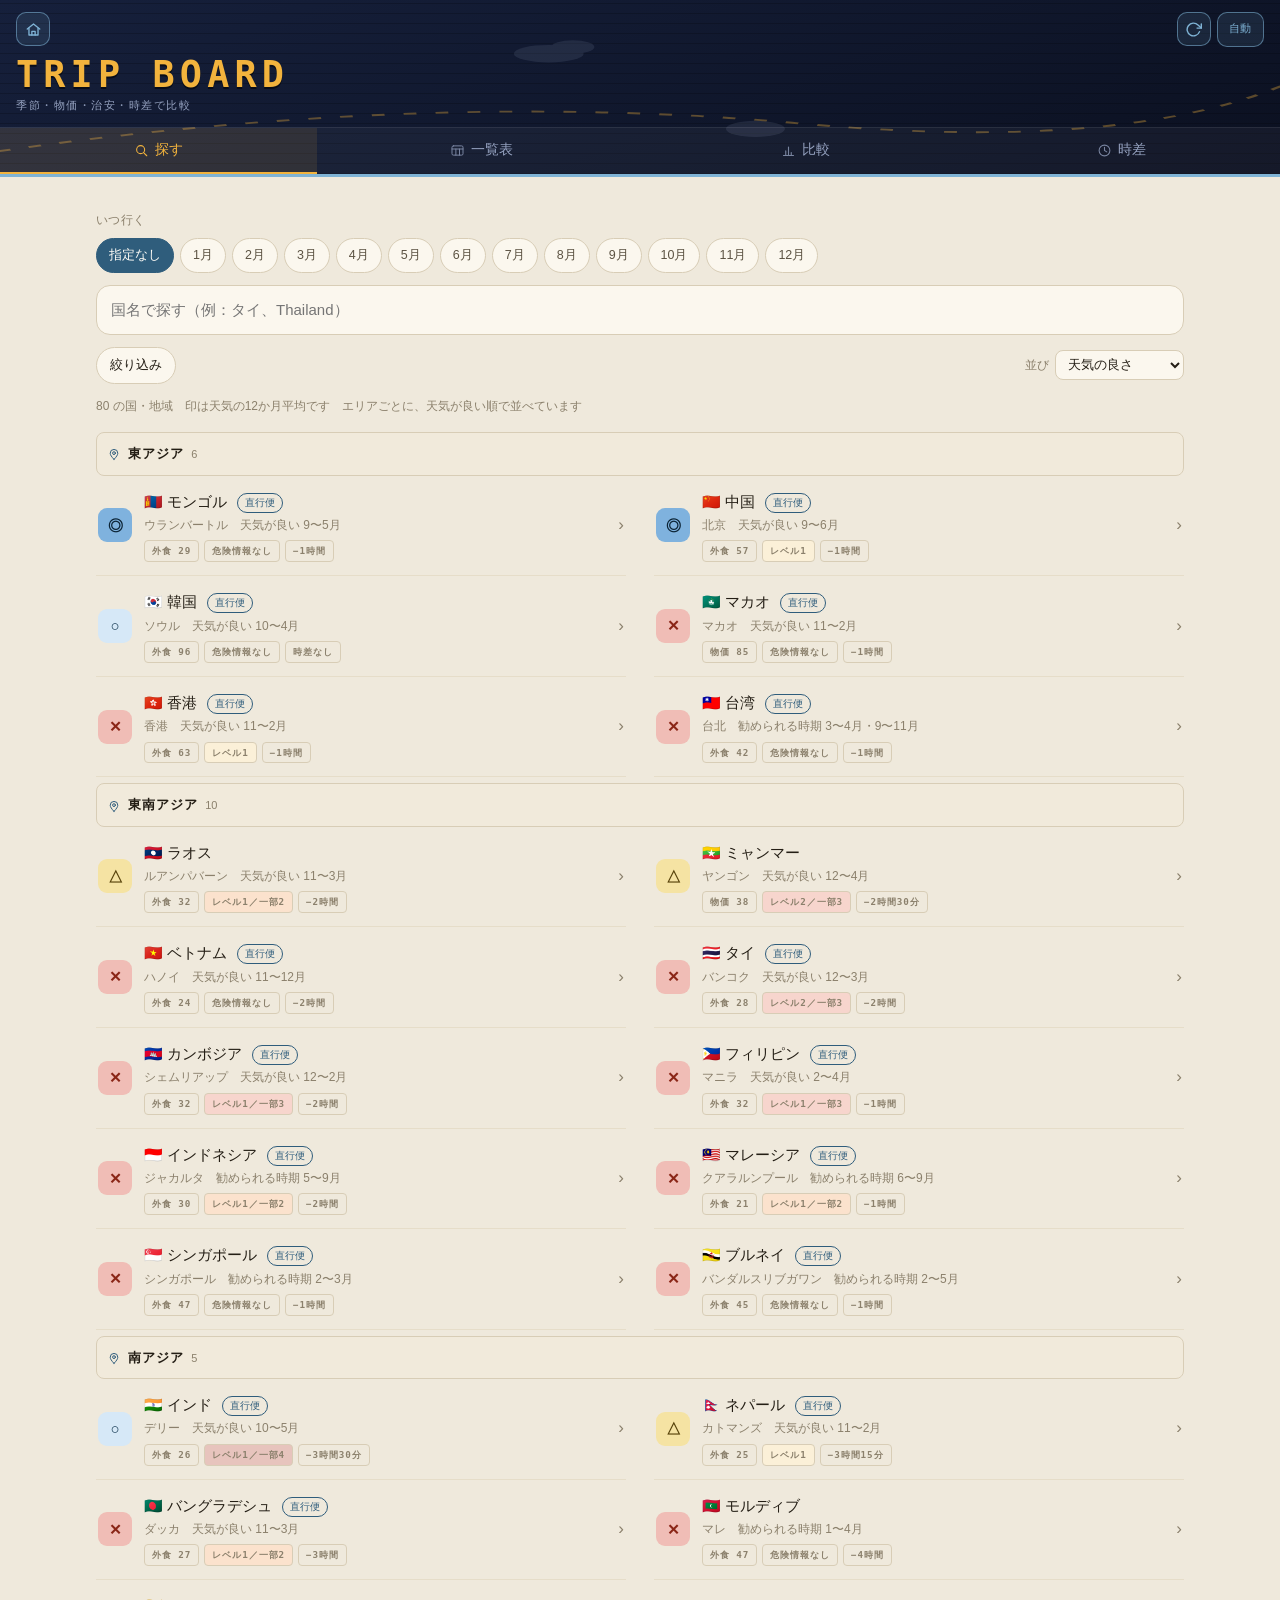
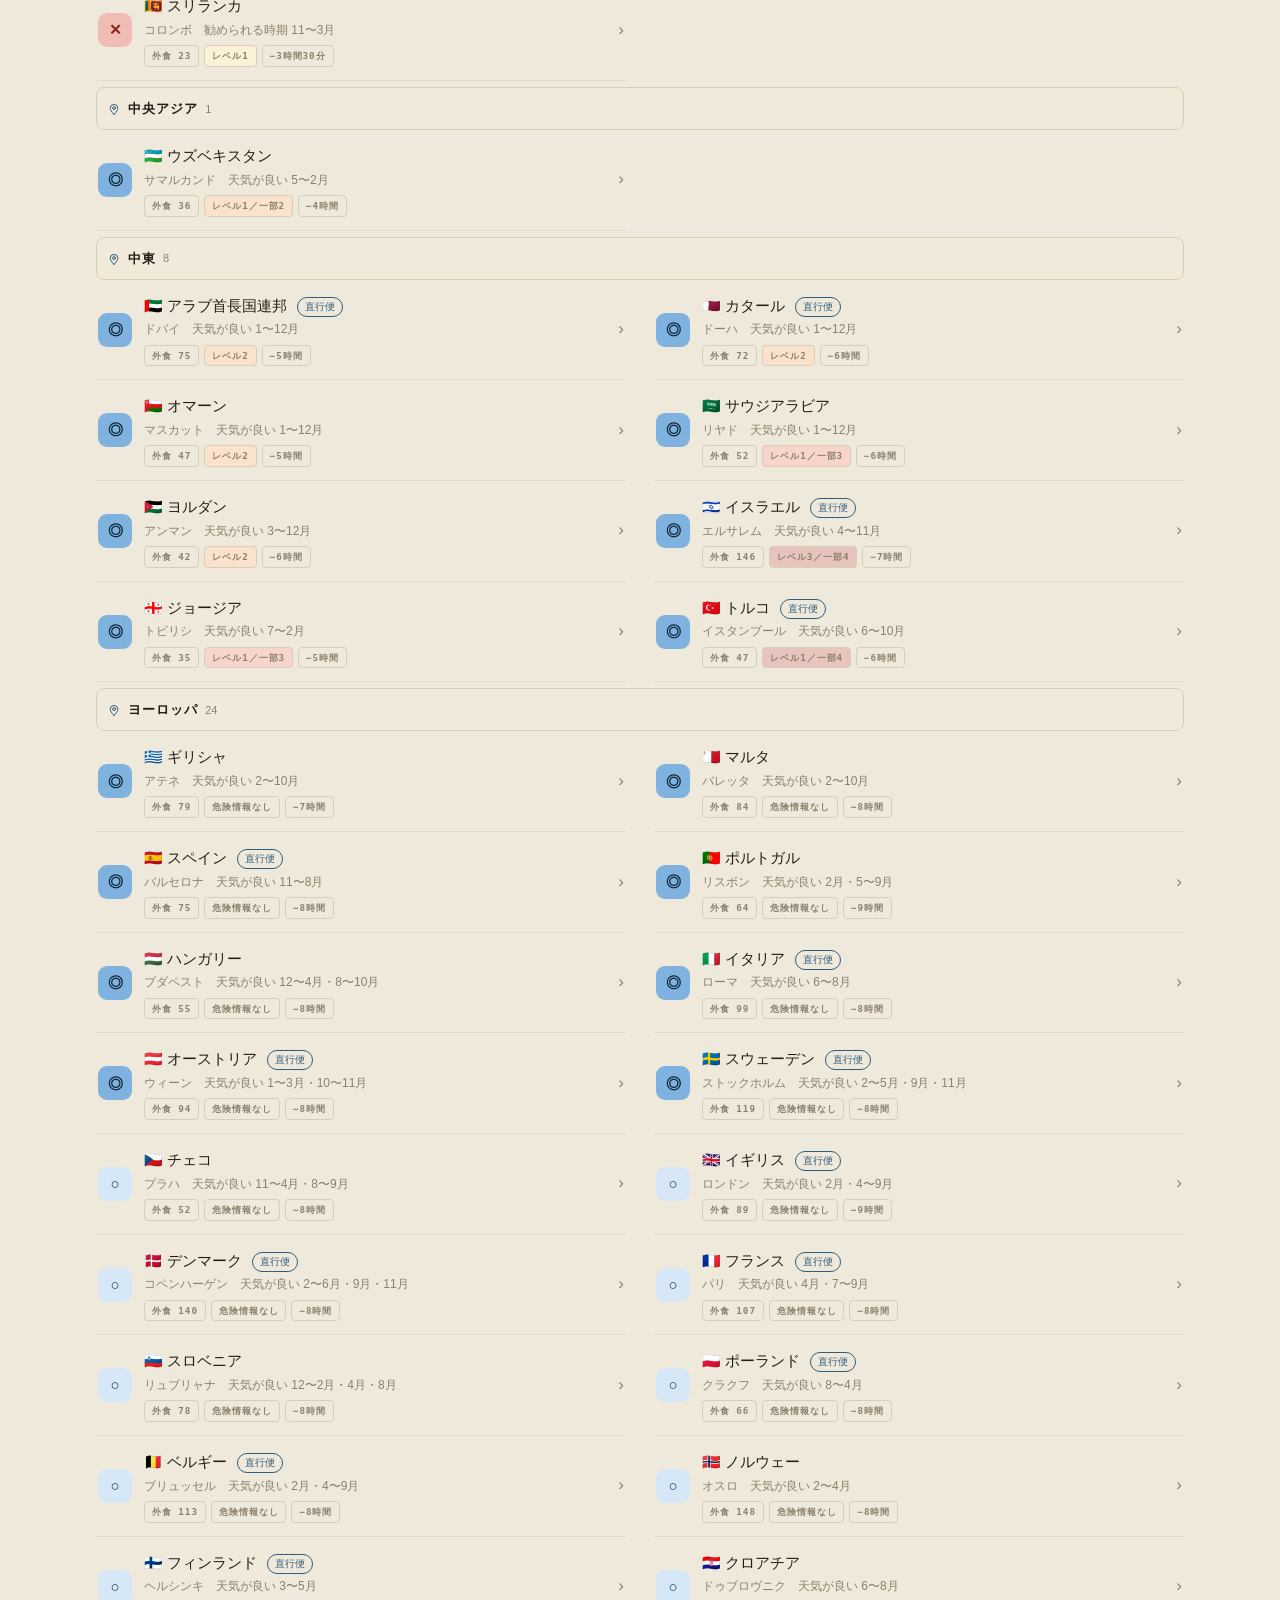
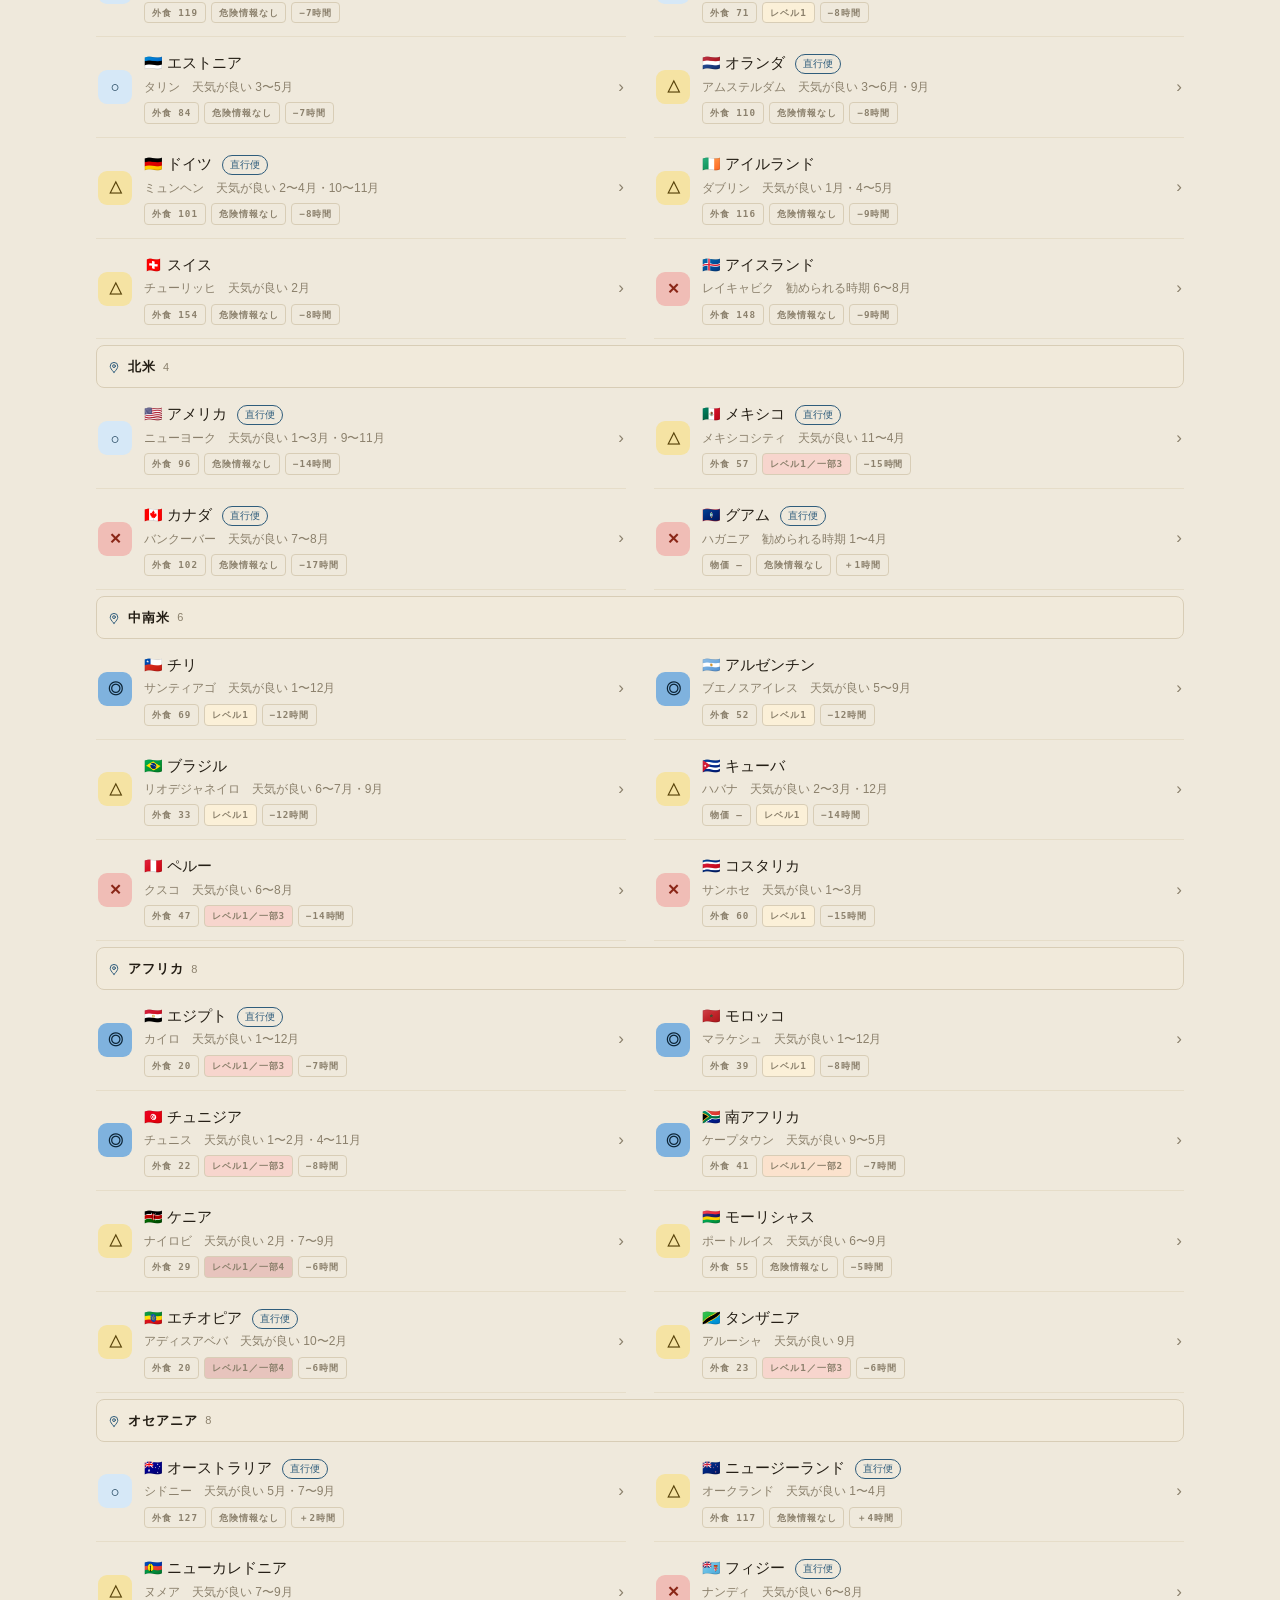
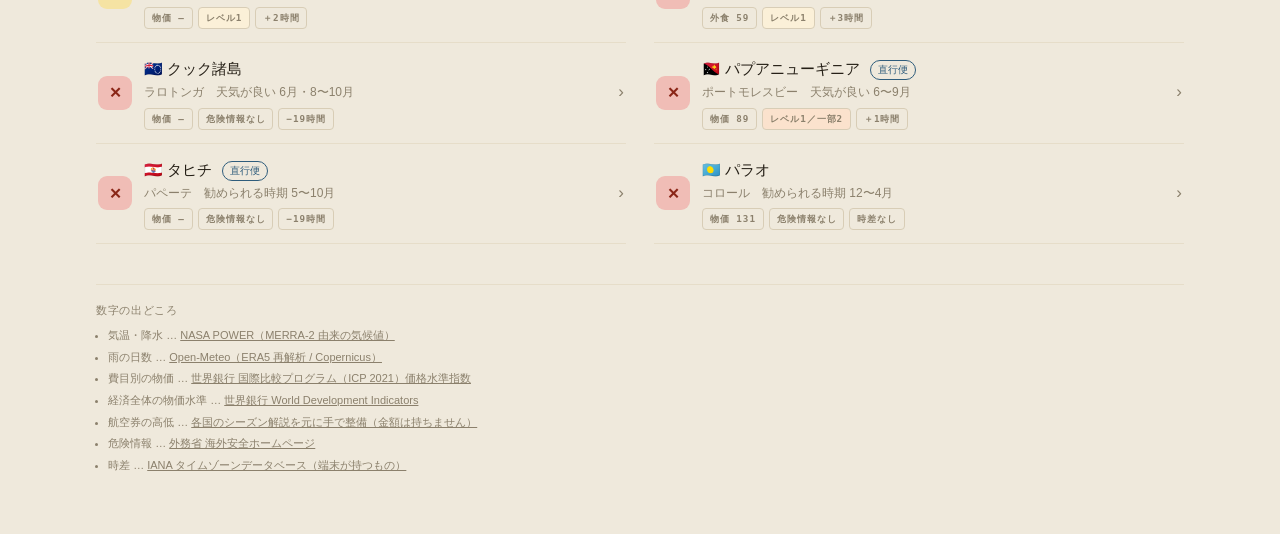
<file: Trip-Board/index.html>
<!DOCTYPE html>
<html lang="ja">
<head>
<meta charset="UTF-8">
<meta name="viewport" content="width=device-width, initial-scale=1, viewport-fit=cover">
<meta name="apple-mobile-web-app-capable" content="yes">
<meta name="apple-mobile-web-app-status-bar-style" content="black-translucent">
<meta name="apple-mobile-web-app-title" content="Trip Board">
<meta name="theme-color" content="#12161f">
<link rel="manifest" href="manifest.json">
<link rel="apple-touch-icon" href="img/app-icon-180.png">
<link rel="icon" type="image/png" sizes="192x192" href="img/app-icon-192.png">
<link rel="icon" type="image/png" sizes="512x512" href="img/app-icon-512.png">
<title>Trip Board</title>
<script>
/* 画面が描かれる前に明暗を決めます。
   ここを後回しにすると、暗い設定の端末で一瞬だけ白い画面が出てしまいます。 */
(function () {
  try {
    var pref = localStorage.getItem('trip-board-v1:theme') || 'auto';
    var dark = pref === 'dark' ||
               (pref === 'auto' && matchMedia('(prefers-color-scheme: dark)').matches);
    document.documentElement.dataset.theme = dark ? 'dark' : 'light';
  } catch (e) {
    document.documentElement.dataset.theme = 'light';
  }
})();
</script>
<!-- ★ ?v= は「読み込み直させるための版番号」です。
     css か js を直したら、ここの数字をすべて同じ値に1つ上げてください。
     上げないとブラウザが古いファイルを使い続け、直したはずの画面が変わりません。 -->
<link rel="stylesheet" href="css/style.css?v=20261124b">
<!-- 色と書体。style.css より後ろで読むこと（土台の色を上書きするため） -->
<link rel="stylesheet" href="css/design.css?v=20261124b">
<!-- 旅の道具箱 共通デザイン。着せ替えなので、いちばん後ろで読みます -->
<link rel="stylesheet" href="css/travel.css?v=20261124b">
</head>
<body class="paper">

<!-- ===== しるしのもと =====
     形をここに1回だけ書いて、下や js から <use href="#i-○○"> で呼び出します。
     大きさと色は呼び出す側で決めます（線は currentColor）。

     ★ i-globe は Travel Box（玄関）のカードと同じ形です。
       玄関でこのアプリを表しているしるしなので、片方だけ変えないでください。 -->
<svg class="sprite" aria-hidden="true" focusable="false">
  <symbol id="i-globe" viewBox="0 0 24 24">
    <g fill="none" stroke="currentColor" stroke-width="1.5" stroke-linecap="round">
      <circle cx="12" cy="12" r="8.6"/>
      <ellipse cx="12" cy="12" rx="3.9" ry="8.6"/>
      <path d="M4 9.3h16M4 14.7h16M12 3.4v17.2"/>
    </g>
    <circle class="i-ac" cx="15.3" cy="8.2" r="1.5"/>
  </symbol>

  <!-- 読み込み中に回す点線の輪。地球のまわりを回る航路のつもりです -->
  <symbol id="i-orbit" viewBox="0 0 24 24">
    <circle cx="12" cy="12" r="10.8" fill="none" stroke="currentColor"
            stroke-width="1.3" stroke-linecap="round" stroke-dasharray="2.4 4.6"/>
  </symbol>

  <symbol id="i-home" viewBox="0 0 24 24">
    <g fill="none" stroke="currentColor" stroke-width="1.9"
       stroke-linecap="round" stroke-linejoin="round">
      <path d="M3.2 11.3 12 4.2l8.8 7.1"/>
      <path d="M5.6 10.1v9.7h12.8v-9.7"/>
      <path d="M9.7 19.8v-5.2h4.6v5.2"/>
    </g>
  </symbol>

  <!-- ---- タブのしるし ---- -->
  <symbol id="i-search" viewBox="0 0 24 24">
    <g fill="none" stroke="currentColor" stroke-width="1.7" stroke-linecap="round">
      <circle cx="10.6" cy="10.6" r="6.4"/>
      <path d="m15.4 15.4 5 5"/>
    </g>
  </symbol>
  <symbol id="i-grid" viewBox="0 0 24 24">
    <g fill="none" stroke="currentColor" stroke-width="1.6"
       stroke-linecap="round" stroke-linejoin="round">
      <rect x="3.2" y="4.6" width="17.6" height="14.8" rx="2.2"/>
      <path d="M3.2 9.6h17.6M9.4 9.6v9.8M15.2 9.6v9.8"/>
    </g>
  </symbol>
  <symbol id="i-compare" viewBox="0 0 24 24">
    <g fill="none" stroke="currentColor" stroke-width="1.8" stroke-linecap="round">
      <path d="M4 20h16"/>
      <path d="M7.6 20v-7.4M12 20V6.4M16.4 20v-4.8"/>
    </g>
  </symbol>
  <symbol id="i-clock" viewBox="0 0 24 24">
    <g fill="none" stroke="currentColor" stroke-width="1.7" stroke-linecap="round">
      <circle cx="12" cy="12" r="8.6"/>
      <path d="M12 6.8V12l3.6 2.2"/>
    </g>
  </symbol>

  <!-- ---- エリアの見出し ---- -->
  <symbol id="i-pin" viewBox="0 0 24 24">
    <g fill="none" stroke="currentColor" stroke-width="1.7"
       stroke-linecap="round" stroke-linejoin="round">
      <path d="M12 21.2c4.3-4.4 6.5-7.9 6.5-10.5a6.5 6.5 0 1 0-13 0c0 2.6 2.2 6.1 6.5 10.5z"/>
      <circle cx="12" cy="10.5" r="2.4"/>
    </g>
  </symbol>

  <!-- ---- 詳細の見出し ---- -->
  <symbol id="i-sun" viewBox="0 0 24 24">
    <g fill="none" stroke="currentColor" stroke-width="1.7" stroke-linecap="round">
      <circle cx="12" cy="12" r="4.2"/>
      <path d="M12 2.6V5M12 19v2.4M2.6 12H5M19 12h2.4
               M5.3 5.3 7 7M17 17l1.7 1.7M18.7 5.3 17 7M7 17l-1.7 1.7"/>
    </g>
  </symbol>
  <symbol id="i-coin" viewBox="0 0 24 24">
    <g fill="none" stroke="currentColor" stroke-width="1.6" stroke-linecap="round">
      <circle cx="12" cy="12" r="8.6"/>
      <path d="M8.6 7.8 12 12.3l3.4-4.5M8.4 12.7h7.2M8.4 15.3h7.2M12 12.3v5"/>
    </g>
  </symbol>
  <symbol id="i-shield" viewBox="0 0 24 24">
    <g fill="none" stroke="currentColor" stroke-width="1.6"
       stroke-linecap="round" stroke-linejoin="round">
      <path d="M12 3.1 19 5.7v5.2c0 4.2-2.8 7.9-7 9.5-4.2-1.6-7-5.3-7-9.5V5.7z"/>
      <path d="m8.9 11.8 2.2 2.2 4-4.4"/>
    </g>
  </symbol>
  <symbol id="i-flag" viewBox="0 0 24 24">
    <g fill="none" stroke="currentColor" stroke-width="1.7"
       stroke-linecap="round" stroke-linejoin="round">
      <path d="M6.2 3.4v17.2"/>
      <path d="M6.2 4.8h10.8l-2.3 3.3 2.3 3.3H6.2"/>
    </g>
  </symbol>
  <symbol id="i-book" viewBox="0 0 24 24">
    <g fill="none" stroke="currentColor" stroke-width="1.6"
       stroke-linecap="round" stroke-linejoin="round">
      <path d="M12 6.6C10.4 5.2 8.2 4.6 5 4.6v12.6c3.2 0 5.4.6 7 2
               1.6-1.4 3.8-2 7-2V4.6c-3.2 0-5.4.6-7 2z"/>
      <path d="M12 6.6v13.6"/>
    </g>
  </symbol>
  <!-- 航空券。値札の形にして「値段の話」だと分かるようにします -->
  <symbol id="i-fare" viewBox="0 0 24 24">
    <g fill="none" stroke="currentColor" stroke-width="1.6"
       stroke-linecap="round" stroke-linejoin="round">
      <path d="M12.6 3.2H20a.8.8 0 0 1 .8.8v7.4L11.4 20.8a.8.8 0 0 1-1.1 0l-7.1-7.1
               a.8.8 0 0 1 0-1.1z"/>
      <circle cx="16.9" cy="7.1" r="1.4"/>
    </g>
  </symbol>

  <!-- 更新のしるし。時計回りの矢印は「読み込み直す」の共通の形です -->
  <symbol id="i-refresh" viewBox="0 0 24 24">
    <g fill="none" stroke="currentColor" stroke-width="2"
       stroke-linecap="round" stroke-linejoin="round">
      <polyline points="23 4 23 10 17 10"/>
      <path d="M20.49 15a9 9 0 1 1-2.12-9.36L23 10"/>
    </g>
  </symbol>
</svg>

<!-- ===== ヘッダー ===== -->
<header class="app-header">
  <!-- 板の上に薄く描く飾り。航路・地球・飛行機・雲。
       道具箱の中の全アプリで同じ形にそろえてあります。 -->
  <svg class="masthead-art" viewBox="0 0 400 130" preserveAspectRatio="none" aria-hidden="true">
    <path d="M-10 116 Q 130 66 250 92 T 420 40" fill="none" stroke="#f2b33d"
          stroke-width="1.4" stroke-dasharray="4 6" opacity=".34"/>
  </svg>
  <svg class="masthead-art" viewBox="0 0 400 130" aria-hidden="true">
    <!-- ★このアプリは見出しが1行しかないので、地球と飛行機は置いていません。
         置くとボタンや題字と重なってしまうためです。
         Mile Board のように見出しが高いアプリには入れてあります。 -->
    <g fill="#95a2c0" opacity=".13">
      <ellipse cx="132" cy="40" rx="26" ry="6.5"/>
      <ellipse cx="150" cy="35" rx="16" ry="5"/>
      <ellipse cx="286" cy="96" rx="22" ry="6"/>
    </g>
  </svg>

  <div class="app-header__inner">
    <!-- 旅の道具箱（玄関）へ戻る。玄関を通さず直接開いたときも押せます。
         家の形にしているのは、戻る先がこのアプリの最初の画面ではなく
         入れ物のほうだと、記号だけで分かるようにするためです。 -->
    <a class="home-link" href="../"
       title="旅の道具箱に戻る" aria-label="旅の道具箱に戻る">
      <svg class="home-link__icon" aria-hidden="true"><use href="#i-home"/></svg>
    </a>
    <button type="button" class="app-title" id="homeBtn" title="最初の画面に戻る">
      <span class="app-title__mark" aria-hidden="true">
        <svg class="app-title__glyph"><use href="#i-globe"/></svg>
      </span>
      <span class="app-title__text">
        <span class="app-title__main">Trip Board</span>
        <span class="app-title__sub">季節・物価・治安・時差で比較</span>
      </span>
    </button>
    <div class="head-btns">
      <!-- 手動での更新。ふだんは sw.js が自動で新しくしますが、
           古い画面のままのときはここを押します（js/update.js） -->
      <button type="button" class="head-icon" id="updateBtn"
              title="最新版に更新" aria-label="最新版に更新">
        <svg class="head-icon__i" aria-hidden="true"><use href="#i-refresh"/></svg>
      </button>
      <button type="button" class="head-btn" id="themeBtn">自動</button>
    </div>
  </div>

  <!-- タブのしるしは飾りではなく目印です。文字を読まなくても
       「探す＝虫めがね」「時差＝時計」と形で当たりが付きます。 -->
  <nav class="tabs" id="tabs" aria-label="表示切替">
    <button type="button" class="tabs__btn is-active" data-tab="search">
      <svg class="tabs__i" aria-hidden="true"><use href="#i-search"/></svg>探す</button>
    <button type="button" class="tabs__btn" data-tab="table">
      <svg class="tabs__i" aria-hidden="true"><use href="#i-grid"/></svg>一覧表</button>
    <button type="button" class="tabs__btn" data-tab="compare">
      <svg class="tabs__i" aria-hidden="true"><use href="#i-compare"/></svg>比較</button>
    <button type="button" class="tabs__btn" data-tab="clock">
      <svg class="tabs__i" aria-hidden="true"><use href="#i-clock"/></svg>時差</button>
  </nav>
</header>

<main class="page">

  <section class="notice" id="loading">
    <span class="loader" aria-hidden="true">
      <svg class="loader__ring"><use href="#i-orbit"/></svg>
      <svg class="loader__mark"><use href="#i-globe"/></svg>
    </span>
    <p class="notice__text">データを読み込んでいます…</p>
  </section>
  <section class="notice notice--error is-hidden" id="loadError">
    <p class="notice__text" id="loadErrorText"></p>
  </section>

  <!-- ===== 探す ===== -->
  <section class="view is-hidden" id="viewSearch">

    <p class="filter-label">いつ行く</p>
    <div class="chips chips--months" id="monthChips"></div>

    <div class="search">
      <input type="search" class="search__input" id="countrySearch"
             placeholder="国名で探す（例：タイ、Thailand）"
             autocomplete="off" autocorrect="off" autocapitalize="off" spellcheck="false">
      <button type="button" class="search__clear is-hidden" id="countryClear" aria-label="消す">✕</button>
    </div>

    <div class="route-toolbar">
      <button type="button" class="filter-btn" id="filterToggle" aria-expanded="false">
        絞り込み<span class="filter-btn__count is-hidden" id="filterCount"></span>
      </button>
      <div class="sortwrap">
        <label class="sortwrap__label" for="sortSel">並び</label>
        <select class="sortsel" id="sortSel">
          <option value="score">天気の良さ</option>
          <option value="price">外食が安い順</option>
          <option value="tz">時差が小さい順</option>
          <option value="name">五十音順</option>
        </select>
      </div>
    </div>

    <div class="filter-panel is-hidden" id="filterPanel">
      <p class="filter-panel__label">地域</p>
      <div class="chips" id="regionChips"></div>

      <p class="filter-panel__label">条件</p>
      <div class="chips" id="condChips">
        <button type="button" class="chip" data-cond="direct">日本から直行便</button>
        <button type="button" class="chip" data-cond="cheap">外食が日本より安い</button>
        <button type="button" class="chip" data-cond="safe">危険情報なし</button>
        <button type="button" class="chip" data-cond="near">時差5時間以内</button>
        <button type="button" class="chip" data-cond="nostorm">選んだ月が台風の季節でない</button>
      </div>
      <p class="filter-panel__note">
        「危険情報なし」は外務省が特段の注意喚起をしていないという意味で、
        安全のお墨付きではありません。<br>
        台風の絞り込みは、国全体が対象の国だけを外します。
        オーストラリア北部やアメリカ東海岸のように一部の地域だけの国は残り、
        一覧に「一部で台風の季節」と出ます。
      </p>
    </div>

    <p class="result-count" id="searchCount"></p>
    <ul class="list" id="searchList"></ul>
  </section>

  <!-- ===== 一覧表 ===== -->
  <section class="view is-hidden" id="viewTable">

    <div class="chips" id="tableRegionChips"></div>

    <div class="legend">
      <span class="legend__label">天気</span>
      <span class="legend__item"><i class="sw sw--4"></i>◎ 雨が少ない</span>
      <span class="legend__item"><i class="sw sw--3"></i>○ 割と少ない</span>
      <span class="legend__item"><i class="sw sw--2"></i>△ 時々降る</span>
      <span class="legend__item"><i class="sw sw--1"></i>✕ 雨が多い</span>
    </div>
    <div class="legend">
      <span class="legend__label">その他</span>
      <span class="legend__item"><i class="sw sw--hot"></i>著しく暑い</span>
      <span class="legend__item"><i class="sw sw--cold"></i>著しく寒い</span>
      <span class="legend__item"><i class="sw sw--storm"></i>台風・サイクロン</span>
      <span class="legend__item"><i class="sw sw--lifted"></i>雨季の変わり目（人のすすめを加えた月）</span>
    </div>

    <div class="matrixwrap">
      <table class="matrix" id="matrix"></table>
    </div>
  </section>

  <!-- ===== 比較 ===== -->
  <section class="view is-hidden" id="viewCompare">
    <div class="search">
      <input type="search" class="search__input" id="compareSearch"
             placeholder="国か都市を足す（例：タイ、ホーチミン）"
             autocomplete="off" autocorrect="off" autocapitalize="off" spellcheck="false">
      <button type="button" class="search__clear is-hidden" id="compareClear" aria-label="消す">✕</button>
    </div>
    <ul class="suggest is-hidden" id="compareSuggest"></ul>

    <div class="picked" id="picked"></div>
    <p class="compare-note is-hidden" id="compareNote"></p>
    <p class="filter-label" id="compareMonthLabel">比較する月</p>
    <div class="chips chips--months" id="compareMonthChips"></div>

    <div class="comparewrap">
      <table class="compare" id="compareTable"></table>
    </div>
  </section>

  <!-- ===== 時差 ===== -->
  <section class="view is-hidden" id="viewClock">
    <div class="search">
      <input type="search" class="search__input" id="clockSearch"
             placeholder="国名・都市名で探す"
             autocomplete="off" autocorrect="off" autocapitalize="off" spellcheck="false">
      <button type="button" class="search__clear is-hidden" id="clockClear" aria-label="消す">✕</button>
    </div>
    <div class="now" id="nowJapan"></div>
    <ul class="list" id="clockList"></ul>
  </section>

</main>

<!-- ===== 詳細パネル ===== -->
<div class="sheet-backdrop is-hidden" id="sheetBackdrop"></div>
<aside class="sheet is-hidden" id="sheet" role="dialog" aria-modal="true" aria-labelledby="sheetTitle">
  <div class="sheet__grip"></div>
  <div class="sheet__head">
    <h2 class="sheet__title" id="sheetTitle"></h2>
    <button type="button" class="sheet__close" id="sheetClose" aria-label="閉じる">✕</button>
  </div>
  <div class="sheet__body" id="sheetBody"></div>
</aside>

<script src="js/config.js?v=20261124b"></script>
<script src="js/data.js?v=20261124b"></script>
<script src="js/chart.js?v=20261124b"></script>
<script src="js/app.js?v=20261124b"></script>
<script src="js/update.js?v=20261124b"></script>
</body>
</html>
</file>
<file: css/entry.css>
/* ★色は css/travel.css にまとめてあります。
   板のふちの色（--edge）だけ、玄関の色にしてあります。 */
:root { --edge: #8fbdf0; }

/* ============================================================
 *  Travel Box — 玄関のデザイン
 *
 *  上の帯はホーム画面のアイコンと同じ淡い藍にしています。
 *  アイコンを押した先が同じ色で始まるので、つながって見えます。
 *  それぞれのアプリの色（藍と金）はカードの中でだけ使います。
 * ============================================================ */

* { box-sizing: border-box; }

:root {
  --bg:        #f2efe9;
  --surface:   #ffffff;
  --surface-2: #f7f4ee;
  --line:      #ddd7cb;
  --text:      #1a1c22;
  --text-sub:  #5f6470;
  --text-weak: #6e737e;
  /* 上の帯はアイコンの地と同じ色。ホーム画面のアイコンを押した先が
     同じ色で始まるので、つながって見えます。 */
  --hero-bg:   #d3e5f2;
  --hero-bg-2: #c3daed;   /* 帯の下端。上端より少しだけ深い同系色 */
  --hero-fg:   #12303f;   /* 10.7 : 1 */
  --hero-sub:  #3c5f75;   /*  5.3 : 1 */
  --hero-line: rgba(30, 74, 104, .3);
  --trip:      #2f5d7c;
  --flight:    #8f7016;
  --pack:      #2f7d5b;
  --entry:     #8a3a52;   /* あずき。白地で 7.5 : 1 */
  --rate:      #5a3a7a;   /* 藤紫。白地で 9.1 : 1。他の4色と色味がいちばん離れています */
  --mile:      #7a4a12;   /* 琥珀。白地で 7.3 : 1。Mile Board のアイコンの金にそろえています */
  /* しるしを置く四角の地。アプリの色を薄く敷いて、
     2枚のカードがひと目で別のものだと分かるようにしています。 */
  --tile-trip:   #e7f0f7;
  --tile-flight: #f6efd9;
  --tile-pack:   #e6f1eb;
  --tile-entry:  #f3e5e9;
  --tile-rate:   #eee7f4;
  --tile-mile:   #f6ecdb;
  --radius:    16px;
  --shadow:    0 1px 3px rgba(30, 28, 20, .07);
}

:root[data-theme="dark"] {
  --bg:        #0e1016;
  --surface:   #171a22;
  --surface-2: #1d2029;
  --line:      #333846;
  --text:      #e9eaee;
  --text-sub:  #a2a7b3;
  --text-weak: #8d929e;
  --hero-bg:   #14303f;   /* 暗いときは同じ色味を深くした紺 */
  --hero-bg-2: #0f2531;
  --hero-fg:   #eaf3fa;
  --hero-sub:  #9fbdd2;
  --hero-line: rgba(200, 224, 240, .3);
  --trip:      #7fb3d5;
  --flight:    #c9a227;
  --pack:      #5fbf92;
  --entry:     #e8a0b4;   /* 暗い地の上なので明るく反転 */
  --rate:      #c3a4e2;   /* 暗い地で 8.1 : 1 */
  --mile:      #e0a35c;   /* 暗い地で 8.6 : 1 */
  --tile-trip:   #1d2c37;
  --tile-flight: #2a2718;
  --tile-pack:   #1b2b23;
  --tile-entry:  #2c1a20;
  --tile-rate:   #241c2e;
  --tile-mile:   #2e2218;
  --shadow:    none;
}

html, body { margin: 0; padding: 0; }

/* しるしのもと。画面には出さず、<use> で呼び出すためだけに置いてあります。
   display:none にすると Safari で <use> が働かないので、
   場所を取らない形で残しています。 */
.sprite {
  position: absolute;
  width: 0;
  height: 0;
  overflow: hidden;
}
/* しるしの中で1点だけ差す色。地球の「行き先の点」に使っています */
.i-ac { fill: #d99a4e; stroke: none; }

body {
  font-family: -apple-system, BlinkMacSystemFont, "Hiragino Sans",
               "Hiragino Kaku Gothic ProN", "Yu Gothic", sans-serif;
  font-size: 15px;
  line-height: 1.75;
  background: var(--bg);
  color: var(--text);
  -webkit-text-size-adjust: 100%;
}

/* ---------- 見出し ---------- */
.hero {
  position: relative;
  overflow: hidden;                 /* 絵が右にはみ出す分を切ります */
  /* 上端はアイコンと同じ色のまま（iPhone の時計まわりと地続きに見せるため）、
     下へ行くほどわずかに深くします。板に厚みが出ます。 */
  background: linear-gradient(180deg, var(--hero-bg) 0%, var(--hero-bg-2) 100%);
  color: var(--hero-fg);
  padding: calc(38px + env(safe-area-inset-top)) 22px 34px;
  /* 下の角を丸めて、帯ではなく1枚の板に見せます。
     下地の生成りが角からのぞくので、階層が伝わります。 */
  border-radius: 0 0 26px 26px;
}

/* 上の帯の絵。文字の下に敷きます。
   opacity を上げると見出しが読みにくくなるので、0.2 までにしてください。 */
.hero__art {
  position: absolute;
  right: -4px;
  bottom: -16px;
  width: 186px;
  height: auto;
  color: var(--hero-fg);
  opacity: .17;
  pointer-events: none;
}

.hero__inner { position: relative; max-width: 640px; margin: 0 auto; }

.hero__kicker {
  margin: 0;
  font-size: 10.5px;
  letter-spacing: .34em;
  color: var(--hero-sub);
}

.hero__title {
  margin: 6px 0 8px;
  font-family: "Hiragino Mincho ProN", "Yu Mincho", serif;
  font-weight: 600;
  font-size: 27px;
  letter-spacing: .1em;
}

.hero__sub {
  margin: 0;
  font-size: 12.5px;
  color: var(--hero-sub);
}
.hero__sub a {
  color: var(--hero-fg);
  text-decoration: none;
  border-bottom: 1px solid var(--hero-line);
  padding-bottom: 1px;
  margin-left: 4px;
}

/* 右上のボタン2つ。更新と明暗の切替を並べます */
.hero__btns {
  position: absolute;
  top: calc(14px + env(safe-area-inset-top));
  right: 18px;
  display: flex;
  align-items: center;
  gap: 7px;
}

.theme-btn {
  padding: 5px 11px;
  border: 1px solid var(--hero-line);
  border-radius: 999px;
  background: transparent;
  color: var(--hero-sub);
  font: inherit;
  font-size: 10.5px;
  cursor: pointer;
}
.theme-btn:active { background: rgba(30, 74, 104, .12); }

/* ---------- ページ ---------- */
.page {
  max-width: 640px;
  margin: 0 auto;
  padding: 26px 18px calc(48px + env(safe-area-inset-bottom));
}

/* ---------- アプリのカード ---------- */
.apps { display: flex; flex-direction: column; gap: 14px; }

.app {
  position: relative;
  overflow: hidden;
  display: flex;
  align-items: center;
  gap: 16px;
  padding: 20px 18px 20px 21px;
  border: 1px solid var(--line);
  border-radius: var(--radius);
  background: var(--surface);
  box-shadow: var(--shadow);
  text-decoration: none;
  color: inherit;
}
.app:active { background: var(--surface-2); }

/* カードの左端の細い色帯。アプリごとの色をここでも出して、
   カードとしるしが同じ持ち物だと分かるようにしています。 */
.app::before {
  content: "";
  position: absolute;
  left: 0;
  top: 16px;
  bottom: 16px;
  width: 3px;
  border-radius: 0 3px 3px 0;
  background: currentColor;
}
.app--trip::before { color: var(--trip); }
.app--flight::before { color: var(--flight); }
.app--pack::before { color: var(--pack); }
.app--entry::before { color: var(--entry); }
.app--rate::before { color: var(--rate); }
.app--mile::before { color: var(--mile); }

.app__icon {
  flex: 0 0 auto;
  width: 54px;
  height: 54px;
  display: flex;
  align-items: center;
  justify-content: center;
  border-radius: 15px;
  background: var(--tile);
}
.app__mark {
  width: 34px;
  height: 34px;
  display: block;
}
/* 飛行機は塗りのしるしなので、線の地球と重さをそろえるために少し小さくします */
.app__mark--plane { width: 29px; height: 29px; }

.app--trip .app__icon { color: var(--trip); --tile: var(--tile-trip); }
.app--flight .app__icon { color: var(--flight); --tile: var(--tile-flight); }
.app--pack .app__icon { color: var(--pack); --tile: var(--tile-pack); }
.app--entry .app__icon { color: var(--entry); --tile: var(--tile-entry); }
.app--rate .app__icon { color: var(--rate); --tile: var(--tile-rate); }
.app--mile .app__icon { color: var(--mile); --tile: var(--tile-mile); }

.app__body { flex: 1 1 auto; min-width: 0; display: flex; flex-direction: column; }

.app__name {
  font-family: "Hiragino Mincho ProN", "Yu Mincho", serif;
  font-weight: 600;
  font-size: 18px;
  letter-spacing: .06em;
  line-height: 1.4;
}
.app__desc { font-size: 13px; color: var(--text-sub); }
.app__detail {
  margin-top: 3px;
  font-size: 11px;
  line-height: 1.6;
  color: var(--text-weak);
}

.app__chev { flex: 0 0 auto; font-size: 22px; color: var(--text-weak); }

/* ---------- 足元 ---------- */
.foot {
  margin-top: 30px;
  font-size: 11.5px;
  color: var(--text-weak);
  text-align: center;
}
.foot p { margin: 0; }
/* 鞄のしるし。ホーム画面のアイコンと同じ形なので、
   「この1つを入れておけばよい」という文と絵が同じことを言っています。 */
.foot__mark {
  width: 26px;
  height: 26px;
  display: block;
  margin: 0 auto 8px;
  color: var(--text-weak);
  opacity: .5;
}

/* ===== 更新ボタン =====
   ホームボタンと同じ「囲みのある四角＝押せる」に揃えています。
   押しているあいだは矢印が回って、待っていることが分かるようにします。 */
.head-icon {
  position: relative;
  flex: 0 0 auto;
  width: 32px;
  height: 32px;
  display: flex;
  align-items: center;
  justify-content: center;
  padding: 0;
  border-radius: 10px;
  font: inherit;
  cursor: pointer;
}
/* 見た目は32pxのまま、指の当たり判定だけ44pxに広げます */
.head-icon::after {
  content: "";
  position: absolute;
  top: 50%;
  left: 50%;
  width: 44px;
  height: 44px;
  transform: translate(-50%, -50%);
}
.head-icon__i { width: 17px; height: 17px; display: block; }
.head-icon.is-busy { pointer-events: none; }
.head-icon.is-busy .head-icon__i { animation: spin .9s linear infinite; }
@keyframes spin { to { transform: rotate(360deg); } }
@media (prefers-reduced-motion: reduce) {
  .head-icon.is-busy .head-icon__i { animation: none; opacity: .5; }
}

/* ===== 画面の上に出る短い知らせ =====
   押したのに何も言われないと、効いたのかどうか分かりません。 */
.toast {
  position: fixed;
  left: 50%;
  top: calc(14px + env(safe-area-inset-top));
  z-index: 60;
  margin: 0;
  padding: 9px 18px;
  max-width: calc(100vw - 32px);
  border-radius: 999px;
  font-size: 13px;
  text-align: center;
  transform: translate(-50%, -14px);
  opacity: 0;
  transition: opacity .3s ease, transform .3s ease;
  pointer-events: none;
}
.toast.is-on { opacity: 1; transform: translate(-50%, 0); }

.head-icon {
  border: 1px solid var(--hero-line);
  background: transparent;
  color: var(--hero-sub);
}
.head-icon:active { background: rgba(30, 74, 104, .12); }
.toast {
  background: var(--text);
  color: var(--bg);
  box-shadow: 0 2px 10px rgba(20, 20, 25, .25);
}
</file>
<file: css/travel.css>
/* ============================================================
 *  旅の道具箱 共通デザイン
 *
 *  Rate Board（外貨計算）の見た目を、道具箱の中の全アプリに
 *  そろえるための土台です。もとになっている考え方は
 *  「空港の発着案内板」で、
 *
 *    ・見出しは濃紺の板に、琥珀色の反転フラップ文字
 *    ・本体はクリーム色の紙に、生成りの札
 *    ・文字は等幅を混ぜて、案内板らしく字間を広く
 *
 *  ★このファイルは道具箱の中の全アプリに、まったく同じ中身で
 *    置いてあります。直すときは全部そろえてください。
 *    ずれていないかは「公開用を作る.py」が毎回検算します。
 *
 *  各アプリの design.css は、このファイルの色を
 *  自分の名前に読み替えるだけにしてあります。
 * ============================================================ */

:root {
  /* ---- 案内板（見出しの濃紺と、反転フラップの琥珀）---- */
  --board:     #0b1020;
  --board-2:   #16203c;
  --flap:      #f2b33d;
  --board-ink: #efe9dc;   /* 板の上にのせる文字 */
  --board-sub: #95a2c0;   /* 板の上の、小さい文字 */

  /* ---- 紙（本体）---- */
  --paper:     #efe9dc;
  --surface:   #fbf7ee;
  --surface-2: #f1eadb;
  --field:     #fffdf7;
  --line:      #d8cdb6;
  --line-soft: #e6ddc9;

  /* ---- 文字 ---- */
  --text:      #241e15;
  --text-2:    #5c5343;
  --text-3:    #8b806c;

  /* ---- しるしの色 ---- */
  --good:      #2f7d5f;
  --good-bg:   #e4f2ea;
  --bad:       #b5382c;
  --bad-bg:    #fbeae7;
  --warn:      #8a5a12;
  --warn-bg:   #f8eeda;
  --info:      #2e5b9a;
  --info-bg:   #e6eef9;

  --shadow: 0 1px 2px rgba(36,30,21,.07), 0 10px 26px -14px rgba(36,30,21,.30);

  --mono: ui-monospace, "SF Mono", SFMono-Regular, Menlo, "DejaVu Sans Mono", monospace;
  --sans: "Hiragino Sans", "Hiragino Kaku Gothic ProN", "Yu Gothic Medium", "Yu Gothic",
          -apple-system, BlinkMacSystemFont, "Segoe UI", Roboto, "Noto Sans JP", sans-serif;
}

/* 暗い画面。紙を夜の色に落としますが、
   案内板と琥珀はそのままです（あそこが目印なので）。 */
:root[data-theme="dark"] {
  --paper:     #10131c;
  --surface:   #171c28;
  --surface-2: #1e2432;
  --field:     #141926;
  --line:      #2c3345;
  --line-soft: #242a3a;

  --text:      #ece7dc;
  --text-2:    #a9a596;
  --text-3:    #7d7a6d;

  --good:      #6fd79b;
  --good-bg:   #16301f;
  --bad:       #ff9b9b;
  --bad-bg:    #331a1c;
  --warn:      #e7c97a;
  --warn-bg:   #2f2716;
  --info:      #8fbdf0;
  --info-bg:   #1a2740;

  --shadow: 0 1px 2px rgba(0,0,0,.30), 0 10px 26px -14px rgba(0,0,0,.60);
}

/* ============================================================
 *  ほかのアプリが使っている色の名前を、紙の色に読み替える
 *
 *  Trip / Flight / Entry / Pack の4つは、同じ名前を使っています。
 *  ここで一度に読み替えるので、各アプリの design.css は
 *  そのアプリだけの色（差し色や、そのアプリ独自の意味の色）に
 *  専念できます。
 * ========================================================== */

:root {
  --bg:        var(--paper);
  --line-2:    var(--line-soft);
  --text-sub:  var(--text-2);
  --text-weak: var(--text-3);
  --header-bg: var(--board);
  --on-accent: #fffdf7;
  --danger:    var(--bad);
}

:root[data-theme="dark"] {
  --bg:        var(--paper);
  --line-2:    var(--line-soft);
  --text-sub:  var(--text-2);
  --text-weak: var(--text-3);
  --header-bg: var(--board);
  --on-accent: #10131c;
  --danger:    var(--bad);
}

/* ============================================================
 *  見出しの板
 * ========================================================== */

.masthead {
  position: relative;
  overflow: hidden;
  padding: calc(14px + env(safe-area-inset-top)) calc(18px + env(safe-area-inset-right))
           17px calc(18px + env(safe-area-inset-left));
  /* 横に細い線を重ねて、案内板の走査線に見せています */
  background:
    repeating-linear-gradient(0deg, rgba(0,0,0,.20) 0 1px, transparent 1px 10px),
    linear-gradient(160deg, var(--board-2) 0%, var(--board) 100%);
  color: var(--board-ink);
  border-bottom: 3px solid var(--edge, var(--flap));
}

/* 板の上に薄く描く飾り（航路・地球・飛行機・雲） */
.masthead-art {
  position: absolute;
  inset: 0;
  width: 100%;
  height: 100%;
  pointer-events: none;
}

.masthead-row {
  position: relative;
  display: flex;
  align-items: center;
  gap: 13px;
}
.masthead-text { flex: 1 1 auto; min-width: 0; }

.masthead h1 {
  margin: 0 -.16em 0 0;
  font-family: var(--mono);
  font-size: clamp(1.55rem, 7.6vw, 2.5rem);
  font-weight: 700;
  text-transform: uppercase;
  letter-spacing: .16em;
  white-space: nowrap;
  color: var(--flap);
  line-height: 1.05;
  text-shadow: 0 2px 0 rgba(0,0,0,.55);
}

.masthead .sub {
  margin: 5px 0 0;
  font-family: var(--mono);
  font-size: clamp(.62rem, 2.5vw, .74rem);
  letter-spacing: .18em;
  color: var(--board-sub);
}

/* 板の上のボタン（道具箱へ戻る・更新・明るさ） */
.board-btns { position: relative; display: flex; align-items: center; gap: 7px; margin-bottom: 9px; }
.board-btn {
  display: inline-flex;
  align-items: center;
  gap: 7px;
  padding: 7px 12px;
  border-radius: 11px;
  border: 1px solid color-mix(in srgb, var(--edge, var(--flap)) 55%, transparent);
  color: var(--edge, var(--flap));
  background: color-mix(in srgb, var(--edge, var(--flap)) 12%, transparent);
  font-family: var(--mono);
  font-size: 12px;
  letter-spacing: .04em;
  text-decoration: none;
  cursor: pointer;
  -webkit-tap-highlight-color: transparent;
}
.board-btn:active { background: color-mix(in srgb, var(--edge, var(--flap)) 26%, transparent); }
.board-btn svg { width: 17px; height: 17px; display: block; }
.board-btn--icon { padding: 7px 9px; }
.board-btn.is-busy { pointer-events: none; }
.board-btn.is-busy svg { animation: board-spin .9s linear infinite; }
@keyframes board-spin { to { transform: rotate(360deg); } }
@media (prefers-reduced-motion: reduce) {
  .board-btn.is-busy svg { animation: none; opacity: .5; }
}
.board-spacer { flex: 1 1 auto; }

/* ============================================================
 *  紙の本体
 * ========================================================== */

body.paper {
  background: var(--paper);
  color: var(--text);
  font-family: var(--sans);
}

/* 札（カード） */
.sheet {
  background: var(--surface);
  border: 1px solid var(--line);
  border-radius: 16px;
  box-shadow: var(--shadow);
}

/* 見出しの番号や小見出しに使う、案内板ふうの小さな文字 */
.tag {
  font-family: var(--mono);
  font-size: .58rem;
  font-weight: 700;
  letter-spacing: .1em;
  text-transform: uppercase;
  padding: 2px 7px;
  border-radius: 4px;
  border: 1px solid var(--line);
  color: var(--text-3);
}

/* 数字は等幅で。桁がそろって案内板らしく見えます */
.num { font-family: var(--mono); font-variant-numeric: tabular-nums; }

/* 下から出る知らせ */
.toast {
  position: fixed;
  left: 50%; bottom: calc(20px + env(safe-area-inset-bottom));
  transform: translate(-50%, 14px);
  padding: 10px 18px;
  border-radius: 999px;
  background: var(--board);
  color: var(--board-ink);
  border: 1px solid var(--flap);
  font-size: 13px;
  opacity: 0;
  transition: opacity .3s, transform .3s;
  z-index: 30;
  pointer-events: none;
}
.toast.is-on { opacity: 1; transform: translate(-50%, 0); }


/* ============================================================
 *  ほかのアプリの見出しを、案内板に着せ替える
 *
 *  Trip / Flight / Entry / Pack の4つは、見出しの作りが同じです。
 *    <header class="app-header">
 *      <div class="app-header__inner">
 *        <a class="home-link">      … 旅の道具箱へ戻る
 *        <button class="app-title"> … 題字（__main と __sub）
 *        <div class="head-btns">    … 更新・明るさ
 *
 *  HTMLは触らず、ここで見た目だけ着せ替えます。
 *  そのため、このファイルは各アプリの style.css / design.css より
 *  「あと」に読んでください。
 *
 *  ★板のふちの色（--edge）だけ、アプリごとに変えています。
 *    題字はどれも琥珀でそろえ、板の下の線と「旅の道具箱」ボタンだけ
 *    そのアプリの色にする、という決めです。
 * ========================================================== */

.app-header {
  position: relative;
  overflow: hidden;
  background:
    repeating-linear-gradient(0deg, rgba(0,0,0,.20) 0 1px, transparent 1px 10px),
    linear-gradient(160deg, var(--board-2) 0%, var(--board) 100%) !important;
  color: var(--board-ink);
  border-bottom: 3px solid var(--edge, var(--flap)) !important;
  box-shadow: none;
}

.app-header__inner {
  position: relative;
  /* ★2段にします。上の段にボタン、下の段に題字。
     1段に押し込むと、名前の長いアプリ（FLIGHT BOARD）で
     題字が「FLIGHT BOA…」と切れてしまうためです。
     並べ替えは order でやっているので、HTMLは触っていません。 */
  display: flex;
  flex-wrap: wrap;
  align-items: center;
  gap: 7px;
  padding: calc(12px + env(safe-area-inset-top)) calc(16px + env(safe-area-inset-right))
           13px calc(16px + env(safe-area-inset-left));
  background: none;
}

/* 題字 */
.app-header .app-title {
  order: 3;
  flex: 1 0 100%;
  min-width: 0;
  margin-top: 2px;
  display: flex;
  align-items: center;
  gap: 10px;
  background: none !important;
  border: 0 !important;
  padding: 0;
  cursor: pointer;
  text-align: left;
}
.app-header .app-title__mark { display: none; }   /* しるしは玄関のカードに任せます */
.app-header .app-title__text { display: block; min-width: 0; }
.app-header .app-title__main {
  display: block;
  font-family: var(--mono);
  font-size: clamp(1.45rem, 7.2vw, 2.3rem);
  font-weight: 700;
  text-transform: uppercase;
  letter-spacing: .14em;
  white-space: nowrap;
  color: var(--flap) !important;
  line-height: 1.05;
  text-shadow: 0 2px 0 rgba(0,0,0,.55);
}
.app-header .app-title__sub {
  display: block;
  margin-top: 4px;
  font-family: var(--mono);
  font-size: clamp(.56rem, 2.3vw, .68rem);
  letter-spacing: .14em;
  color: var(--board-sub) !important;
  white-space: nowrap;
  overflow: hidden;
  text-overflow: ellipsis;
}

/* 板の上のボタン */
.app-header .home-link,
.app-header .head-icon,
.app-header .head-btn {
  flex: 0 0 auto;
  display: inline-flex;
  align-items: center;
  justify-content: center;
  gap: 6px;
  border-radius: 10px;
  border: 1px solid color-mix(in srgb, var(--edge, var(--flap)) 55%, transparent) !important;
  color: var(--edge, var(--flap)) !important;
  background: color-mix(in srgb, var(--edge, var(--flap)) 12%, transparent) !important;
  font-family: var(--mono);
  text-decoration: none;
  -webkit-tap-highlight-color: transparent;
}
.app-header .home-link,
.app-header .head-icon { width: 34px; height: 34px; padding: 0; }
.app-header .head-btn { padding: 7px 11px; font-size: 11px; letter-spacing: .06em; }
.app-header .home-link svg,
.app-header .head-icon svg { width: 17px; height: 17px; display: block; }
.app-header .home-link:active,
.app-header .head-icon:active,
.app-header .head-btn:active {
  background: color-mix(in srgb, var(--edge, var(--flap)) 26%, transparent) !important;
}
.app-header .head-icon::after { display: none; }
.app-header .home-link { order: 1; }
.app-header .head-btns { order: 2; display: flex; align-items: center; gap: 6px; margin-left: auto; }

/* タブ（Trip Board と Flight Board にあります）。
   板の下につくので、板と同じ濃紺のまま少しだけ明るくします。 */
.app-header .tabs {
  position: relative;
  background: rgba(255,255,255,.04);
  border-top: 1px solid rgba(255,255,255,.08);
}
.app-header .tabs__btn {
  color: var(--board-sub) !important;
  font-family: var(--sans);
}
.app-header .tabs__btn.is-active {
  color: var(--flap) !important;
  border-bottom-color: var(--flap) !important;
  background: rgba(242,179,61,.10) !important;
}


/* ============================================================
 *  玄関（Travel Box）の見出しを、案内板に着せ替える
 *
 *  玄関だけ作りが違います。
 *    <header class="hero">
 *      <div class="hero__btns">  … 更新・明るさ
 *      <div class="hero__inner"> … 題字（__title）と副題（__kicker / __sub）
 *  戻るボタンはありません（ここが戻り先なので）。
 * ========================================================== */

.hero {
  position: relative;
  overflow: hidden;
  /* 板は画面の端まで、角も落とさずに。ほかのアプリとそろえます */
  border-radius: 0 !important;
  margin: 0 !important;
  padding: calc(14px + env(safe-area-inset-top)) calc(18px + env(safe-area-inset-right))
           17px calc(18px + env(safe-area-inset-left)) !important;
  background:
    repeating-linear-gradient(0deg, rgba(0,0,0,.20) 0 1px, transparent 1px 10px),
    linear-gradient(160deg, var(--board-2) 0%, var(--board) 100%) !important;
  color: var(--board-ink);
  border-bottom: 3px solid var(--edge, var(--flap)) !important;
}

.hero__btns { position: relative; display: flex; justify-content: flex-end; gap: 7px; margin-bottom: 9px; }
.hero .head-icon,
.hero .theme-btn {
  display: inline-flex;
  align-items: center;
  justify-content: center;
  border-radius: 10px;
  border: 1px solid color-mix(in srgb, var(--edge, var(--flap)) 55%, transparent) !important;
  color: var(--edge, var(--flap)) !important;
  background: color-mix(in srgb, var(--edge, var(--flap)) 12%, transparent) !important;
  font-family: var(--mono);
  -webkit-tap-highlight-color: transparent;
}
.hero .head-icon { width: 34px; height: 34px; padding: 0; }
.hero .theme-btn { padding: 7px 11px; font-size: 11px; letter-spacing: .06em; }
.hero .head-icon svg { width: 17px; height: 17px; display: block; }
.hero .head-icon::after { display: none; }

.hero__inner { position: relative; }
.hero .hero__title {
  margin: 0 -.16em 0 0;
  font-family: var(--mono);
  font-size: clamp(1.55rem, 7.6vw, 2.5rem);
  font-weight: 700;
  text-transform: uppercase;
  letter-spacing: .16em;
  white-space: nowrap;
  color: var(--flap) !important;
  line-height: 1.05;
  text-shadow: 0 2px 0 rgba(0,0,0,.55);
}
.hero .hero__kicker,
.hero .hero__sub {
  margin: 5px 0 0;
  font-family: var(--mono);
  font-size: clamp(.62rem, 2.5vw, .74rem);
  letter-spacing: .18em;
  color: var(--board-sub) !important;
  background: none !important;
  border: 0 !important;
  padding: 0 !important;
  text-transform: none;
}
.hero .hero__sub { letter-spacing: .1em; opacity: .82; }
.hero .hero__sub a { color: var(--flap) !important; text-decoration-color: color-mix(in srgb, var(--flap) 50%, transparent); }
</file>
<file: Entry-Board/css/style.css>
/* ============================================================
 *  Entry Board — 配置と大きさ
 *
 *  上半分は Trip Board の style.css から、共通の部品だけを
 *  そのまま持ってきています（ヘッダー・探す・一覧・詳細パネル）。
 *  4つのアプリで押す場所と大きさを揃えるためです。
 *  ★手で書き写したものではありません。中身を変えるときは、
 *    Trip Board 側も一緒に見てください。
 *
 *  下半分がこのアプリだけのものです。
 * ========================================================== */

/* ============================================================
 *  Trip Board — 土台
 *
 *  配置・大きさ・並び方はこのファイルが決めます。
 *  色と書体は design.css が後から重ねます。
 * ============================================================ */
* { box-sizing: border-box; }

html, body {
  margin: 0;
  padding: 0;
}

body {
  font-family: -apple-system, BlinkMacSystemFont, "Hiragino Sans",
               "Hiragino Kaku Gothic ProN", "Yu Gothic", sans-serif;
  font-size: 15px;
  line-height: 1.7;
  background: var(--bg);
  color: var(--text);
  -webkit-text-size-adjust: 100%;
  overflow-wrap: anywhere;
}

body.is-locked { overflow: hidden; }

a { color: inherit; }

/* ---------- しるし（アイコン） ----------
   形は index.html の <symbol> にあります。ここでは置き方だけを決めます。
   しるしのきまり：四角い枠で囲んだものは押せる、囲みのないものは飾りや目印。
   囲みを足すときは、押せるかどうかを確かめてからにしてください。 */
.sprite {
  position: absolute;
  width: 0;
  height: 0;
  overflow: hidden;
}

/* ---------- ヘッダー ---------- */
.app-header {
  position: sticky;
  top: 0;
  z-index: 30;
  background: var(--header-bg);
  padding-top: env(safe-area-inset-top);
}

.app-header__inner {
  display: flex;
  align-items: center;
  gap: 8px;
  padding: 10px 14px 8px;
}

/* ヘッダー左上の「旅の道具箱に戻る」ボタン。
   前は ◀ の1文字でしたが、薄くて小さく、戻る先も伝わりませんでした。
   家の形と塗りを入れて、押せる場所だとひと目で分かるようにしています。
   Flight Board 側と同じ寸法・同じ色にそろえてあります。 */
.home-link {
  position: relative;
  flex: 0 0 auto;
  width: 32px;
  height: 32px;
  display: flex;
  align-items: center;
  justify-content: center;
  border-radius: 10px;
  text-decoration: none;
  color: rgba(255, 255, 255, .92);
  background: rgba(255, 255, 255, .14);
  border: 1px solid rgba(255, 255, 255, .34);
}

/* 見た目は32pxのまま、指の当たり判定だけ44pxに広げます。
   見た目を44pxにするとヘッダーが窮屈になるためです。
   右隣のタイトルとは2px空くので、押し間違えは起きません。 */
.home-link::after {
  content: "";
  position: absolute;
  top: 50%;
  left: 50%;
  width: 44px;
  height: 44px;
  transform: translate(-50%, -50%);
}

.home-link__icon {
  width: 18px;
  height: 18px;
  display: block;
  fill: none;
  stroke: currentColor;
  stroke-width: 1.9;
  stroke-linecap: round;
  stroke-linejoin: round;
}

.home-link:active { background: rgba(255, 255, 255, .26); }

.app-title {
  display: flex;
  align-items: center;
  gap: 10px;
  background: none;
  border: 0;
  padding: 0;
  min-width: 0;
  color: #fff;
  font: inherit;
  text-align: left;
  cursor: pointer;
}

/* アプリのしるし。玄関のカードに置いてある地球と同じ形です。
   ここは囲みを付けません。左隣のホームボタンだけが囲みを持つので、
   「囲みがあるほうが押す場所」という区別がヘッダーの中で保てます。 */
.app-title__mark {
  flex: 0 0 auto;
  width: 28px;
  height: 28px;
  display: flex;
  align-items: center;
  justify-content: center;
}

.app-title__glyph { width: 26px; height: 26px; display: block; }

.app-title__text {
  display: flex;
  flex-direction: column;
  min-width: 0;
}

.app-title__main { font-size: 16px; line-height: 1.3; }

.app-title__sub {
  font-size: 10.5px;
  line-height: 1.4;
  color: rgba(255, 255, 255, .62);
}

.head-btns { margin-left: auto; display: flex; gap: 6px; flex: 0 0 auto; }

.head-btn {
  padding: 5px 10px;
  border: 1px solid rgba(255, 255, 255, .25);
  border-radius: 999px;
  background: transparent;
  color: rgba(255, 255, 255, .8);
  font: inherit;
  font-size: 10.5px;
  cursor: pointer;
  white-space: nowrap;
}

.head-btn:active { background: rgba(255, 255, 255, .1); }

/* ---------- ページ ---------- */
.page {
  max-width: 720px;
  margin: 0 auto;
  padding: 18px 14px 56px;
}

.view { animation: fade .18s ease; }

@keyframes fade { from { opacity: 0; } to { opacity: 1; } }

.is-hidden { display: none !important; }

.notice { padding: 40px 0; text-align: center; }

.notice__text { color: var(--text-sub); font-size: 13px; }

.notice--error .notice__text { color: var(--danger); }

/* 読み込み中のしるし。地球のまわりを点線の航路が回ります。
   ただの丸を回すより、このアプリが何を扱っているかが待ち時間に伝わります。 */
.loader {
  position: relative;
  display: block;
  width: 54px;
  height: 54px;
  margin: 0 auto 14px;
  color: var(--text-weak);
}

.loader__ring {
  position: absolute;
  inset: 0;
  width: 100%;
  height: 100%;
  animation: orbit 2.6s linear infinite;
}

.loader__mark { position: absolute; inset: 13px; width: 28px; height: 28px; }

@keyframes orbit { to { transform: rotate(360deg); } }

/* 動きを減らす設定の端末では回しません */
@media (prefers-reduced-motion: reduce) {
  .loader__ring { animation: none; }
}

.empty {
  padding: 28px 12px;
  text-align: center;
  color: var(--text-weak);
  font-size: 13px;
  list-style: none;
}

.empty__i {
  display: block;
  width: 26px;
  height: 26px;
  margin: 0 auto 10px;
  opacity: .45;
}

/* ---------- 検索欄 ---------- */
.search { position: relative; margin: 0 0 12px; }

.search__input {
  width: 100%;
  padding: 11px 38px 11px 14px;
  border: 1px solid var(--line);
  border-radius: var(--radius);
  background: var(--surface);
  color: var(--text);
  font: inherit;
  font-size: 15px;         /* iOS で拡大されないよう16px近くを保つ */
  -webkit-appearance: none;
}

.search__input:focus { outline: 2px solid var(--accent); outline-offset: -1px; }

.search__clear {
  position: absolute;
  right: 6px;
  top: 50%;
  transform: translateY(-50%);
  width: 28px;
  height: 28px;
  border: 0;
  border-radius: 50%;
  background: var(--surface-2);
  color: var(--text-sub);
  font-size: 12px;
  cursor: pointer;
}

.chips {
  display: flex;
  flex-wrap: wrap;
  gap: 6px;
  margin-bottom: 12px;
}

.chips--months .chip { min-width: 44px; justify-content: center; }

.chip {
  display: inline-flex;
  align-items: center;
  gap: 4px;
  padding: 6px 12px;
  border: 1px solid var(--line);
  border-radius: 999px;
  background: var(--surface);
  color: var(--text-sub);
  font: inherit;
  font-size: 12.5px;
  cursor: pointer;
  white-space: nowrap;
}

/* ---------- 一覧 ---------- */
.list { list-style: none; margin: 0; padding: 0; }

.list__item {
  display: flex;
  align-items: center;
  gap: 12px;
  border-bottom: 1px solid var(--line-2);
  cursor: pointer;
}

.list__item:active { background: var(--surface-2); }

/* エリアの見出し。上に貼り付いて、下へたどっても今どのエリアかが分かります */
.list__group {
  position: sticky;
  top: var(--header-h, 0px);
  z-index: 5;
  display: flex;
  /* しるしを足したので、文字の下端そろえ（baseline）から中央そろえに変えました。
     baseline のままだと、絵だけが一段下がって見えます。 */
  align-items: center;
  gap: 7px;
  padding: 10px 10px 9px;
  margin-top: 6px;
  background: var(--surface-2);
  border: 1px solid var(--line);
  border-radius: 8px;
  font-size: 13px;
  font-weight: 600;
  letter-spacing: .08em;
  color: var(--text);
}

.list__group-n { font-size: 11px; font-weight: 400; color: var(--text-weak);
                 letter-spacing: 0; }

.list__group-i { flex: 0 0 auto; width: 14px; height: 14px; color: var(--accent); }

.list__body { flex: 1 1 auto; min-width: 0; }

.list__name {
  margin: 0;
  font-size: 15px;
  overflow: hidden;
  text-overflow: ellipsis;
  white-space: nowrap;
}

.list__chev { flex: 0 0 auto; color: var(--text-weak); font-size: 17px; }

/* ---------- 詳細パネル ---------- */
.sheet-backdrop {
  position: fixed;
  inset: 0;
  z-index: 40;
  background: rgba(0, 0, 0, .42);
}

.sheet {
  position: fixed;
  z-index: 41;
  left: 0;
  right: 0;
  bottom: 0;
  max-height: 90vh;
  display: flex;
  flex-direction: column;
  background: var(--surface);
  border-radius: 18px 18px 0 0;
  box-shadow: 0 -8px 40px rgba(0, 0, 0, .22);
  animation: slideup .22s ease;
}

@keyframes slideup { from { transform: translateY(14px); opacity: .6; } }

@media (min-width: 700px) {
  .sheet {
    left: 50%;
    right: auto;
    bottom: auto;
    top: 50%;
    width: 640px;
    transform: translate(-50%, -50%);
    border-radius: 18px;
    max-height: 86vh;
  }
  @keyframes slideup { from { opacity: .4; } }
}

.sheet__grip {
  width: 36px;
  height: 4px;
  border-radius: 999px;
  background: var(--line);
  margin: 8px auto 0;
}

.sheet__head {
  display: flex;
  align-items: center;
  gap: 10px;
  padding: 10px 16px 8px;
  border-bottom: 1px solid var(--line-2);
}

.sheet__title { margin: 0; font-size: 18px; flex: 1 1 auto; }

.sheet__close {
  flex: 0 0 auto;
  width: 30px; height: 30px;
  border: 0;
  border-radius: 50%;
  background: var(--surface-2);
  color: var(--text-sub);
  cursor: pointer;
}

.sheet__body {
  overflow-y: auto;
  -webkit-overflow-scrolling: touch;
  padding: 16px 16px calc(28px + env(safe-area-inset-bottom));
}

/* ---------- 出典 ---------- */
.sources {
  margin-top: 40px;
  padding-top: 16px;
  border-top: 1px solid var(--line-2);
  font-size: 11px;
  color: var(--text-weak);
}

.sources__head { margin: 0 0 6px; letter-spacing: .06em; }

.sources ul { margin: 0; padding-left: 1.1em; }

.sources li { margin-bottom: 3px; }

/* ===== 更新ボタン =====
   ホームボタンと同じ「囲みのある四角＝押せる」に揃えています。
   押しているあいだは矢印が回って、待っていることが分かるようにします。 */
.head-icon {
  position: relative;
  flex: 0 0 auto;
  width: 32px;
  height: 32px;
  display: flex;
  align-items: center;
  justify-content: center;
  padding: 0;
  border-radius: 10px;
  font: inherit;
  cursor: pointer;
}

/* 見た目は32pxのまま、指の当たり判定だけ44pxに広げます */
.head-icon::after {
  content: "";
  position: absolute;
  top: 50%;
  left: 50%;
  width: 44px;
  height: 44px;
  transform: translate(-50%, -50%);
}

.head-icon__i { width: 17px; height: 17px; display: block; }

.head-icon.is-busy { pointer-events: none; }

.head-icon.is-busy .head-icon__i { animation: spin .9s linear infinite; }

@keyframes spin { to { transform: rotate(360deg); } }

@media (prefers-reduced-motion: reduce) {
  .head-icon.is-busy .head-icon__i { animation: none; opacity: .5; }
}

/* ===== 画面の上に出る短い知らせ =====
   押したのに何も言われないと、効いたのかどうか分かりません。 */
.toast {
  position: fixed;
  left: 50%;
  top: calc(14px + env(safe-area-inset-top));
  z-index: 60;
  margin: 0;
  padding: 9px 18px;
  max-width: calc(100vw - 32px);
  border-radius: 999px;
  font-size: 13px;
  text-align: center;
  transform: translate(-50%, -14px);
  opacity: 0;
  transition: opacity .3s ease, transform .3s ease;
  pointer-events: none;
}

.toast.is-on { opacity: 1; transform: translate(-50%, 0); }

.head-icon {
  border: 1px solid rgba(255, 255, 255, .34);
  background: rgba(255, 255, 255, .14);
  color: rgba(255, 255, 255, .92);
}

.head-icon:active { background: rgba(255, 255, 255, .26); }

.toast {
  background: var(--text);
  color: var(--bg);
  box-shadow: 0 2px 10px rgba(0, 0, 0, .3);
}

/* ============================================================
 *  パソコンなど横に広い画面
 *
 *  中身の幅を720pxで止めていたので、1440pxの画面では
 *  左右に360pxずつ空いていました。使える場所を増やします。
 *
 *  ただし「1本の列のまま横に伸ばす」のはしません。
 *  国名と右端の矢印が離れすぎて、目で追えなくなるからです。
 *  一覧は2列に分け、表は列の幅の配り方を変えます。
 * ============================================================ */
@media (min-width: 900px) {
  .page { max-width: 1120px; }
  /* ---- 探す・時差の一覧を2列にする ---- */
  .list {
    display: grid;
    grid-template-columns: 1fr 1fr;
    column-gap: 28px;
  }
  /* エリアの見出しと「見つかりません」は2列にまたがらせます */
  .list__group,
  .empty { grid-column: 1 / -1; }
}

/* さらに広い画面。むやみに広げると1行が長くなりすぎるので、
   ここで頭打ちにします。 */
@media (min-width: 1400px) {
  .page { max-width: 1240px; }
}

/* ============================================================
 *  ここからが Entry Board だけのもの
 *
 *  見た目でいちばん大事なのは「料金」と「公式サイトへの入口」です。
 *  偽サイトで金を払う事故を防ぐのがこのアプリの役目なので、
 *  無料かどうかがひと目で分かるようにしています。
 * ========================================================== */

/* ---- 偽サイトの注意。いちばん上から動かさないこと ---- */
.alert {
  display: flex; gap: 12px; align-items: flex-start;
  margin: 0 0 18px; padding: 14px 16px;
  border-radius: var(--radius);
  background: var(--warn-bg); color: var(--warn-fg);
}
.alert__i { width: 22px; height: 22px; flex: 0 0 22px; margin-top: 1px; }
.alert__title { margin: 0 0 6px; font-weight: 700; font-size: 15px; }
.alert__text { margin: 0 0 6px; font-size: 13px; line-height: 1.75; }
.alert__text:last-child { margin-bottom: 0; }

/* ---- 帰りの日本 ---- */
.vjw {
  margin: 0 0 18px; padding: 14px 16px;
  border: 1px solid var(--line-2); border-radius: var(--radius);
  background: var(--surface);
}
.vjw__head { margin: 0 0 4px; font-size: 12px; letter-spacing: .06em;
             color: var(--text-weak); }
.vjw__name { margin: 0 0 6px; font-weight: 700; font-size: 16px; }
.vjw__note { margin: 0 0 10px; font-size: 13px; line-height: 1.75;
             color: var(--text-sub); }

/* ---- 一覧の行に出すしるし ---- */
.etags { margin: 4px 0 0; display: flex; flex-wrap: wrap; gap: 5px; }
.etag {
  display: inline-block; padding: 2px 7px; border-radius: 5px;
  font-size: 11px; line-height: 1.5; white-space: nowrap;
  border: 1px solid var(--line-2); color: var(--text-sub);
}
.etag--card   { border-color: transparent; background: var(--ok); color: var(--on-ok); }
.etag--visa   { border-color: transparent; background: var(--need-bg);
                color: var(--need-fg); }
.etag--onsite { border-color: transparent; background: var(--warn-bg);
                color: var(--warn-fg); }
.etag--other  { background: var(--surface-2); }
.etag--dim    { color: var(--text-weak); border-style: dashed; }

/* ---- 手続きの札 ---- */
.procs { margin: 4px 0 0; }
.proc {
  margin: 0 0 10px; padding: 12px 14px;
  border: 1px solid var(--line-2); border-radius: 10px;
  background: var(--surface);
  /* 左の帯で種類が分かります。文字を読む前に当たりが付くように */
  border-left: 3px solid var(--line-2);
}
.proc--card   { border-left-color: var(--ok); }
.proc--ok     { border-left-color: var(--ok); }
.proc--need   { border-left-color: var(--need-fg); }
.proc--onsite { border-left-color: var(--warn-fg); }
.proc--other  { border-left-color: var(--accent); }
.proc--none   { background: transparent; border-style: dashed; }

.proc__head { margin: 0; font-size: 15px; font-weight: 700; line-height: 1.7; }
.proc__kind {
  display: inline-block; margin-right: 8px; padding: 1px 7px;
  border-radius: 4px; background: var(--surface-2);
  font-size: 11px; font-weight: 600; letter-spacing: .04em;
  color: var(--text-sub); vertical-align: 2px;
}
.proc__kind--none { opacity: .6; }
.proc__stay { margin-left: 8px; font-size: 13px; font-weight: 400;
              color: var(--text-sub); }
.proc__when { margin: 6px 0 0; font-size: 12px; color: var(--text-weak); }
.proc__note { margin: 6px 0 0; font-size: 13px; line-height: 1.8;
              color: var(--text-sub); }
.proc__note strong { color: var(--text); }
.proc__caution {
  margin: 12px 0 0; padding: 10px 12px; border-radius: 8px;
  background: var(--surface-2); font-size: 12px; line-height: 1.8;
  color: var(--text-sub);
}

/* ---- 料金。無料かどうかがこのアプリの肝です ---- */
.fee {
  display: inline-block; margin-left: 8px; padding: 1px 7px;
  border-radius: 4px; border: 1px solid var(--line-2);
  font-size: 12px; font-weight: 600; color: var(--text-sub); vertical-align: 1px;
}
.fee--free { border-color: transparent; background: var(--ok); color: var(--on-ok); }

/* ---- 公式サイトへの入口 ----
   ホスト名をわざと出しています。押す前に「政府のドメインか」を
   自分の目でも確かめられるようにするためです。 */
.gov {
  display: flex; align-items: center; gap: 10px;
  margin: 10px 0 0; padding: 9px 12px;
  border: 1px solid var(--line-2); border-radius: 8px;
  background: var(--surface-2); text-decoration: none; color: inherit;
}
.gov:hover { border-color: var(--accent); }
.gov__body { flex: 1; min-width: 0; }
.gov__label { display: block; font-size: 13px; font-weight: 600; }
.gov__url {
  display: block; margin-top: 1px; font-size: 11px; color: var(--text-weak);
  overflow: hidden; text-overflow: ellipsis; white-space: nowrap;
}
.gov__i { width: 16px; height: 16px; flex: 0 0 16px; color: var(--text-weak); }

.sources__note { margin: 10px 0 0; font-size: 12px; line-height: 1.8;
                 color: var(--text-weak); }

/* ---- パソコンでは2列 ---- */
@media (min-width: 900px) {
  .list { display: grid; grid-template-columns: 1fr 1fr; column-gap: 28px; }
  .list__group, .empty { grid-column: 1 / -1; }
  .procs { display: grid; grid-template-columns: 1fr 1fr; gap: 0 16px; }
}

/* 確かめの限界を書いた行。注意そのものより一段落として、
   読む順番が「まず注意 → つぎに限界」になるようにします */
.alert__text--limit {
  margin-top: 10px; padding-top: 10px;
  border-top: 1px solid currentColor;
  opacity: .88; font-size: 12.5px;
}
</file>
<file: Entry-Board/css/design.css>
/* ★色は css/travel.css にまとめてあります。
   ここは「travel.css の色を、このアプリの名前に読み替える」層です。
   板のふちの色（--edge）だけ、このアプリの色にしてあります。 */
:root { --edge: #e8a0b4; }

/* ============================================================
 *  Entry Board — 色と書体
 *
 *  style.css より後ろで読むこと。
 *
 *  Trip Board（藍）・Flight Board（金）・Pack Board（緑）と
 *  兄弟に見えるよう、明朝体の見出しと細い線という作りは揃えています。
 *  違うのは主色で、こちらは**あずき色**です。4つ並べたときに
 *  色だけで取り違えないようにするための決めごとです。
 *  入国の判（スタンプ）の色から取っています。
 *
 *  数値はコントラスト比を確かめたうえで決めています。
 *  本文と背景で 4.5 : 1 以上を保っています。
 * ============================================================ */

/* ---- 明るいとき ---- */
:root {
  --bg:        #f2f0ee;
  --surface:   #ffffff;
  --surface-2: #f7f4f3;
  --line:      #ddd6d4;
  --line-2:    #e7e1df;
  --text:      #1c191b;   /* 17.4 : 1 */
  --text-sub:  #645a5f;   /*  6.6 : 1 */
  --text-weak: #74696e;   /*  5.3 : 1 */
  --accent:    #8a3a52;   /* あずき。7.5 : 1 */
  --on-accent: #ffffff;
  --header-bg: #1c1214;
  --danger:    #9c3320;
  --radius:    14px;

  /* 手続きの重さを表す3色。既にある物差しを使い回さず、
     このアプリだけの意味（無料／当日／事前）に割り当てています。 */
  --ok:        #2f7d5b;   /* 無料・手続き不要。白文字で 5.0 : 1 */
  --on-ok:     #ffffff;
  --warn-bg:   #f6e6c4;   /* 現地で取る＝当日にやることがある */
  --warn-fg:   #5a3c06;   /* 8.2 : 1 */
  --need-bg:   #f3ccc4;   /* 事前にビザが要る＝行く前にやることがある */
  --need-fg:   #8a2617;   /* 6.0 : 1 */
}

/* ---- 暗いとき ---- */
:root[data-theme="dark"] {
  --bg:        #120e10;
  --surface:   #1b1618;
  --surface-2: #221c1e;
  --line:      #3a3134;
  --line-2:    #2e2729;
  --text:      #ece7e9;   /* 15.7 : 1 */
  --text-sub:  #aaa0a4;   /*  7.5 : 1 */
  --text-weak: #958a8e;   /*  5.8 : 1 */
  --accent:    #e8a0b4;   /* 暗い地の上なので明るく反転。9.2 : 1 */
  --on-accent: #120e10;
  --header-bg: #0b0709;
  --danger:    #e0806c;

  --ok:        #5fbf92;   /* 8.5 : 1 */
  --on-ok:     #120e10;
  --warn-bg:   #3a3110;
  --warn-fg:   #e8d59a;   /* 8.9 : 1 */
  --need-bg:   #48221a;
  --need-fg:   #f2b3a2;   /* 7.7 : 1 */
}

/* ---- 見出しは明朝体。4つのアプリで揃えた家族の印 ---- */
.app-title__main,
.sheet__title {
  font-family: "Hiragino Mincho ProN", "Yu Mincho", serif;
  font-weight: 600;
  letter-spacing: .06em;
}

.app-title__mark { color: rgba(255, 255, 255, .9); }

/* ---- 選んでいる絞り込み ---- */
.chip.is-active {
  background: var(--accent);
  border-color: var(--accent);
  color: var(--on-accent);
  font-weight: 600;
}

/* ---- 短い知らせ（更新ボタンが出すもの） ---- */
.toast {
  background: var(--text);
  color: var(--bg);
  box-shadow: 0 2px 12px rgba(0, 0, 0, .28);
}
</file>
<file: Entry-Board/css/travel.css>
/* ============================================================
 *  旅の道具箱 共通デザイン
 *
 *  Rate Board（外貨計算）の見た目を、道具箱の中の全アプリに
 *  そろえるための土台です。もとになっている考え方は
 *  「空港の発着案内板」で、
 *
 *    ・見出しは濃紺の板に、琥珀色の反転フラップ文字
 *    ・本体はクリーム色の紙に、生成りの札
 *    ・文字は等幅を混ぜて、案内板らしく字間を広く
 *
 *  ★このファイルは道具箱の中の全アプリに、まったく同じ中身で
 *    置いてあります。直すときは全部そろえてください。
 *    ずれていないかは「公開用を作る.py」が毎回検算します。
 *
 *  各アプリの design.css は、このファイルの色を
 *  自分の名前に読み替えるだけにしてあります。
 * ============================================================ */

:root {
  /* ---- 案内板（見出しの濃紺と、反転フラップの琥珀）---- */
  --board:     #0b1020;
  --board-2:   #16203c;
  --flap:      #f2b33d;
  --board-ink: #efe9dc;   /* 板の上にのせる文字 */
  --board-sub: #95a2c0;   /* 板の上の、小さい文字 */

  /* ---- 紙（本体）---- */
  --paper:     #efe9dc;
  --surface:   #fbf7ee;
  --surface-2: #f1eadb;
  --field:     #fffdf7;
  --line:      #d8cdb6;
  --line-soft: #e6ddc9;

  /* ---- 文字 ---- */
  --text:      #241e15;
  --text-2:    #5c5343;
  --text-3:    #8b806c;

  /* ---- しるしの色 ---- */
  --good:      #2f7d5f;
  --good-bg:   #e4f2ea;
  --bad:       #b5382c;
  --bad-bg:    #fbeae7;
  --warn:      #8a5a12;
  --warn-bg:   #f8eeda;
  --info:      #2e5b9a;
  --info-bg:   #e6eef9;

  --shadow: 0 1px 2px rgba(36,30,21,.07), 0 10px 26px -14px rgba(36,30,21,.30);

  --mono: ui-monospace, "SF Mono", SFMono-Regular, Menlo, "DejaVu Sans Mono", monospace;
  --sans: "Hiragino Sans", "Hiragino Kaku Gothic ProN", "Yu Gothic Medium", "Yu Gothic",
          -apple-system, BlinkMacSystemFont, "Segoe UI", Roboto, "Noto Sans JP", sans-serif;
}

/* 暗い画面。紙を夜の色に落としますが、
   案内板と琥珀はそのままです（あそこが目印なので）。 */
:root[data-theme="dark"] {
  --paper:     #10131c;
  --surface:   #171c28;
  --surface-2: #1e2432;
  --field:     #141926;
  --line:      #2c3345;
  --line-soft: #242a3a;

  --text:      #ece7dc;
  --text-2:    #a9a596;
  --text-3:    #7d7a6d;

  --good:      #6fd79b;
  --good-bg:   #16301f;
  --bad:       #ff9b9b;
  --bad-bg:    #331a1c;
  --warn:      #e7c97a;
  --warn-bg:   #2f2716;
  --info:      #8fbdf0;
  --info-bg:   #1a2740;

  --shadow: 0 1px 2px rgba(0,0,0,.30), 0 10px 26px -14px rgba(0,0,0,.60);
}

/* ============================================================
 *  ほかのアプリが使っている色の名前を、紙の色に読み替える
 *
 *  Trip / Flight / Entry / Pack の4つは、同じ名前を使っています。
 *  ここで一度に読み替えるので、各アプリの design.css は
 *  そのアプリだけの色（差し色や、そのアプリ独自の意味の色）に
 *  専念できます。
 * ========================================================== */

:root {
  --bg:        var(--paper);
  --line-2:    var(--line-soft);
  --text-sub:  var(--text-2);
  --text-weak: var(--text-3);
  --header-bg: var(--board);
  --on-accent: #fffdf7;
  --danger:    var(--bad);
}

:root[data-theme="dark"] {
  --bg:        var(--paper);
  --line-2:    var(--line-soft);
  --text-sub:  var(--text-2);
  --text-weak: var(--text-3);
  --header-bg: var(--board);
  --on-accent: #10131c;
  --danger:    var(--bad);
}

/* ============================================================
 *  見出しの板
 * ========================================================== */

.masthead {
  position: relative;
  overflow: hidden;
  padding: calc(14px + env(safe-area-inset-top)) calc(18px + env(safe-area-inset-right))
           17px calc(18px + env(safe-area-inset-left));
  /* 横に細い線を重ねて、案内板の走査線に見せています */
  background:
    repeating-linear-gradient(0deg, rgba(0,0,0,.20) 0 1px, transparent 1px 10px),
    linear-gradient(160deg, var(--board-2) 0%, var(--board) 100%);
  color: var(--board-ink);
  border-bottom: 3px solid var(--edge, var(--flap));
}

/* 板の上に薄く描く飾り（航路・地球・飛行機・雲） */
.masthead-art {
  position: absolute;
  inset: 0;
  width: 100%;
  height: 100%;
  pointer-events: none;
}

.masthead-row {
  position: relative;
  display: flex;
  align-items: center;
  gap: 13px;
}
.masthead-text { flex: 1 1 auto; min-width: 0; }

.masthead h1 {
  margin: 0 -.16em 0 0;
  font-family: var(--mono);
  font-size: clamp(1.55rem, 7.6vw, 2.5rem);
  font-weight: 700;
  text-transform: uppercase;
  letter-spacing: .16em;
  white-space: nowrap;
  color: var(--flap);
  line-height: 1.05;
  text-shadow: 0 2px 0 rgba(0,0,0,.55);
}

.masthead .sub {
  margin: 5px 0 0;
  font-family: var(--mono);
  font-size: clamp(.62rem, 2.5vw, .74rem);
  letter-spacing: .18em;
  color: var(--board-sub);
}

/* 板の上のボタン（道具箱へ戻る・更新・明るさ） */
.board-btns { position: relative; display: flex; align-items: center; gap: 7px; margin-bottom: 9px; }
.board-btn {
  display: inline-flex;
  align-items: center;
  gap: 7px;
  padding: 7px 12px;
  border-radius: 11px;
  border: 1px solid color-mix(in srgb, var(--edge, var(--flap)) 55%, transparent);
  color: var(--edge, var(--flap));
  background: color-mix(in srgb, var(--edge, var(--flap)) 12%, transparent);
  font-family: var(--mono);
  font-size: 12px;
  letter-spacing: .04em;
  text-decoration: none;
  cursor: pointer;
  -webkit-tap-highlight-color: transparent;
}
.board-btn:active { background: color-mix(in srgb, var(--edge, var(--flap)) 26%, transparent); }
.board-btn svg { width: 17px; height: 17px; display: block; }
.board-btn--icon { padding: 7px 9px; }
.board-btn.is-busy { pointer-events: none; }
.board-btn.is-busy svg { animation: board-spin .9s linear infinite; }
@keyframes board-spin { to { transform: rotate(360deg); } }
@media (prefers-reduced-motion: reduce) {
  .board-btn.is-busy svg { animation: none; opacity: .5; }
}
.board-spacer { flex: 1 1 auto; }

/* ============================================================
 *  紙の本体
 * ========================================================== */

body.paper {
  background: var(--paper);
  color: var(--text);
  font-family: var(--sans);
}

/* 札（カード） */
.sheet {
  background: var(--surface);
  border: 1px solid var(--line);
  border-radius: 16px;
  box-shadow: var(--shadow);
}

/* 見出しの番号や小見出しに使う、案内板ふうの小さな文字 */
.tag {
  font-family: var(--mono);
  font-size: .58rem;
  font-weight: 700;
  letter-spacing: .1em;
  text-transform: uppercase;
  padding: 2px 7px;
  border-radius: 4px;
  border: 1px solid var(--line);
  color: var(--text-3);
}

/* 数字は等幅で。桁がそろって案内板らしく見えます */
.num { font-family: var(--mono); font-variant-numeric: tabular-nums; }

/* 下から出る知らせ */
.toast {
  position: fixed;
  left: 50%; bottom: calc(20px + env(safe-area-inset-bottom));
  transform: translate(-50%, 14px);
  padding: 10px 18px;
  border-radius: 999px;
  background: var(--board);
  color: var(--board-ink);
  border: 1px solid var(--flap);
  font-size: 13px;
  opacity: 0;
  transition: opacity .3s, transform .3s;
  z-index: 30;
  pointer-events: none;
}
.toast.is-on { opacity: 1; transform: translate(-50%, 0); }


/* ============================================================
 *  ほかのアプリの見出しを、案内板に着せ替える
 *
 *  Trip / Flight / Entry / Pack の4つは、見出しの作りが同じです。
 *    <header class="app-header">
 *      <div class="app-header__inner">
 *        <a class="home-link">      … 旅の道具箱へ戻る
 *        <button class="app-title"> … 題字（__main と __sub）
 *        <div class="head-btns">    … 更新・明るさ
 *
 *  HTMLは触らず、ここで見た目だけ着せ替えます。
 *  そのため、このファイルは各アプリの style.css / design.css より
 *  「あと」に読んでください。
 *
 *  ★板のふちの色（--edge）だけ、アプリごとに変えています。
 *    題字はどれも琥珀でそろえ、板の下の線と「旅の道具箱」ボタンだけ
 *    そのアプリの色にする、という決めです。
 * ========================================================== */

.app-header {
  position: relative;
  overflow: hidden;
  background:
    repeating-linear-gradient(0deg, rgba(0,0,0,.20) 0 1px, transparent 1px 10px),
    linear-gradient(160deg, var(--board-2) 0%, var(--board) 100%) !important;
  color: var(--board-ink);
  border-bottom: 3px solid var(--edge, var(--flap)) !important;
  box-shadow: none;
}

.app-header__inner {
  position: relative;
  /* ★2段にします。上の段にボタン、下の段に題字。
     1段に押し込むと、名前の長いアプリ（FLIGHT BOARD）で
     題字が「FLIGHT BOA…」と切れてしまうためです。
     並べ替えは order でやっているので、HTMLは触っていません。 */
  display: flex;
  flex-wrap: wrap;
  align-items: center;
  gap: 7px;
  padding: calc(12px + env(safe-area-inset-top)) calc(16px + env(safe-area-inset-right))
           13px calc(16px + env(safe-area-inset-left));
  background: none;
}

/* 題字 */
.app-header .app-title {
  order: 3;
  flex: 1 0 100%;
  min-width: 0;
  margin-top: 2px;
  display: flex;
  align-items: center;
  gap: 10px;
  background: none !important;
  border: 0 !important;
  padding: 0;
  cursor: pointer;
  text-align: left;
}
.app-header .app-title__mark { display: none; }   /* しるしは玄関のカードに任せます */
.app-header .app-title__text { display: block; min-width: 0; }
.app-header .app-title__main {
  display: block;
  font-family: var(--mono);
  font-size: clamp(1.45rem, 7.2vw, 2.3rem);
  font-weight: 700;
  text-transform: uppercase;
  letter-spacing: .14em;
  white-space: nowrap;
  color: var(--flap) !important;
  line-height: 1.05;
  text-shadow: 0 2px 0 rgba(0,0,0,.55);
}
.app-header .app-title__sub {
  display: block;
  margin-top: 4px;
  font-family: var(--mono);
  font-size: clamp(.56rem, 2.3vw, .68rem);
  letter-spacing: .14em;
  color: var(--board-sub) !important;
  white-space: nowrap;
  overflow: hidden;
  text-overflow: ellipsis;
}

/* 板の上のボタン */
.app-header .home-link,
.app-header .head-icon,
.app-header .head-btn {
  flex: 0 0 auto;
  display: inline-flex;
  align-items: center;
  justify-content: center;
  gap: 6px;
  border-radius: 10px;
  border: 1px solid color-mix(in srgb, var(--edge, var(--flap)) 55%, transparent) !important;
  color: var(--edge, var(--flap)) !important;
  background: color-mix(in srgb, var(--edge, var(--flap)) 12%, transparent) !important;
  font-family: var(--mono);
  text-decoration: none;
  -webkit-tap-highlight-color: transparent;
}
.app-header .home-link,
.app-header .head-icon { width: 34px; height: 34px; padding: 0; }
.app-header .head-btn { padding: 7px 11px; font-size: 11px; letter-spacing: .06em; }
.app-header .home-link svg,
.app-header .head-icon svg { width: 17px; height: 17px; display: block; }
.app-header .home-link:active,
.app-header .head-icon:active,
.app-header .head-btn:active {
  background: color-mix(in srgb, var(--edge, var(--flap)) 26%, transparent) !important;
}
.app-header .head-icon::after { display: none; }
.app-header .home-link { order: 1; }
.app-header .head-btns { order: 2; display: flex; align-items: center; gap: 6px; margin-left: auto; }

/* タブ（Trip Board と Flight Board にあります）。
   板の下につくので、板と同じ濃紺のまま少しだけ明るくします。 */
.app-header .tabs {
  position: relative;
  background: rgba(255,255,255,.04);
  border-top: 1px solid rgba(255,255,255,.08);
}
.app-header .tabs__btn {
  color: var(--board-sub) !important;
  font-family: var(--sans);
}
.app-header .tabs__btn.is-active {
  color: var(--flap) !important;
  border-bottom-color: var(--flap) !important;
  background: rgba(242,179,61,.10) !important;
}


/* ============================================================
 *  玄関（Travel Box）の見出しを、案内板に着せ替える
 *
 *  玄関だけ作りが違います。
 *    <header class="hero">
 *      <div class="hero__btns">  … 更新・明るさ
 *      <div class="hero__inner"> … 題字（__title）と副題（__kicker / __sub）
 *  戻るボタンはありません（ここが戻り先なので）。
 * ========================================================== */

.hero {
  position: relative;
  overflow: hidden;
  /* 板は画面の端まで、角も落とさずに。ほかのアプリとそろえます */
  border-radius: 0 !important;
  margin: 0 !important;
  padding: calc(14px + env(safe-area-inset-top)) calc(18px + env(safe-area-inset-right))
           17px calc(18px + env(safe-area-inset-left)) !important;
  background:
    repeating-linear-gradient(0deg, rgba(0,0,0,.20) 0 1px, transparent 1px 10px),
    linear-gradient(160deg, var(--board-2) 0%, var(--board) 100%) !important;
  color: var(--board-ink);
  border-bottom: 3px solid var(--edge, var(--flap)) !important;
}

.hero__btns { position: relative; display: flex; justify-content: flex-end; gap: 7px; margin-bottom: 9px; }
.hero .head-icon,
.hero .theme-btn {
  display: inline-flex;
  align-items: center;
  justify-content: center;
  border-radius: 10px;
  border: 1px solid color-mix(in srgb, var(--edge, var(--flap)) 55%, transparent) !important;
  color: var(--edge, var(--flap)) !important;
  background: color-mix(in srgb, var(--edge, var(--flap)) 12%, transparent) !important;
  font-family: var(--mono);
  -webkit-tap-highlight-color: transparent;
}
.hero .head-icon { width: 34px; height: 34px; padding: 0; }
.hero .theme-btn { padding: 7px 11px; font-size: 11px; letter-spacing: .06em; }
.hero .head-icon svg { width: 17px; height: 17px; display: block; }
.hero .head-icon::after { display: none; }

.hero__inner { position: relative; }
.hero .hero__title {
  margin: 0 -.16em 0 0;
  font-family: var(--mono);
  font-size: clamp(1.55rem, 7.6vw, 2.5rem);
  font-weight: 700;
  text-transform: uppercase;
  letter-spacing: .16em;
  white-space: nowrap;
  color: var(--flap) !important;
  line-height: 1.05;
  text-shadow: 0 2px 0 rgba(0,0,0,.55);
}
.hero .hero__kicker,
.hero .hero__sub {
  margin: 5px 0 0;
  font-family: var(--mono);
  font-size: clamp(.62rem, 2.5vw, .74rem);
  letter-spacing: .18em;
  color: var(--board-sub) !important;
  background: none !important;
  border: 0 !important;
  padding: 0 !important;
  text-transform: none;
}
.hero .hero__sub { letter-spacing: .1em; opacity: .82; }
.hero .hero__sub a { color: var(--flap) !important; text-decoration-color: color-mix(in srgb, var(--flap) 50%, transparent); }
</file>
<file: Flight-Board/css/style.css>
/* ============================================================
 *  Flight Board — スタイル
 *  スマホ優先。ライト／ダークどちらでも見えるようにしています。
 * ============================================================ */

:root {
  --bg:        #f4f5f7;
  --surface:   #ffffff;
  --surface-2: #fafbfc;
  --line:      #e2e5ea;
  --line-2:    #eef0f3;
  --text:      #1c1f26;
  --text-sub:  #6b7280;
  --text-weak: #9aa1ac;
  --accent:    #3d8bfd; /* config.js の APP.accent で上書きされます */
  --header-bg: #0f1620;
  --header-fg: #ffffff;
  --radius:    12px;
  --shadow:    0 1px 2px rgba(18, 22, 30, .06), 0 1px 8px rgba(18, 22, 30, .04);
}

/* ダーク配色。
   端末の設定に追従しつつ、アプリ内でも切り替えられるようにするため、
   メディアクエリではなく data-theme を見ています。
   どちらを使うかは js/app.js が起動時に決めて <html> に付けます。 */
/* 暗いとき。端末の設定とアプリ内の切替の両方に効くよう、
   data-theme を見る形にしています（JS が起動時に決めます） */
:root[data-theme="dark"] {
  --bg:        #14161a;
  --surface:   #1e2126;
  --surface-2: #23272d;
  --line:      #33383f;
  --line-2:    #2a2e34;
  --text:      #e7e9ec;
  --text-sub:  #a3aab5;
  --text-weak: #7b828d;
  --header-bg: #0b0f15;
  --shadow:    none;
}


* { box-sizing: border-box; }

/* ---------- しるし（アイコン） ----------
   形は index.html の <symbol> にあります。ここでは置き方だけを決めます。
   しるしのきまり：四角い枠で囲んだものは押せる、囲みのないものは飾りや目印。
   囲みを足すときは、押せるかどうかを確かめてからにしてください。 */
.sprite {
  position: absolute;
  width: 0;
  height: 0;
  overflow: hidden;
}

body {
  margin: 0;
  background: var(--bg);
  color: var(--text);
  font-family: -apple-system, BlinkMacSystemFont, "Hiragino Kaku Gothic ProN",
               "Helvetica Neue", Arial, sans-serif;
  font-size: 15px;
  line-height: 1.6;
  -webkit-text-size-adjust: 100%;
}
/* 詳細パネルを開いているあいだ、後ろのページが動かないようにする */
body.is-locked { overflow: hidden; }

.is-hidden { display: none !important; }

/* ===== ヘッダー ===== */
.app-header {
  position: sticky;
  top: 0;
  z-index: 20;
  background: var(--header-bg);
  color: var(--header-fg);
  padding-top: env(safe-area-inset-top);
}
.app-header__inner {
  display: flex;
  align-items: center;
  padding: 10px 14px 8px;
}
.app-title {
  display: flex;
  align-items: center;
  gap: 10px;
  background: none;
  border: 0;
  padding: 0;
  color: inherit;
  font: inherit;
  cursor: pointer;
  text-align: left;
}
/* アプリのしるし。玄関のカードに置いてある飛行機と同じ形です。
   ここは囲みを付けません。左隣のホームボタンだけが囲みを持つので、
   「囲みがあるほうが押す場所」という区別がヘッダーの中で保てます。 */
.app-title__mark {
  display: grid;
  place-items: center;
  width: 30px; height: 30px;
  /* 機首を少し上げると離陸中に見えて、アプリの主題が一目で伝わる */
  transform: rotate(-20deg);
}
.app-title__glyph { width: 26px; height: 26px; display: block; }
.app-title__text { display: flex; flex-direction: column; line-height: 1.25; }
.app-title__main { font-size: 17px; font-weight: 700; letter-spacing: .02em; }
.app-title__sub  { font-size: 11px; opacity: .65; }

/* ===== タブ ===== */
.tabs {
  display: flex;
  gap: 4px;
  padding: 0 10px;
  overflow-x: auto;
  -webkit-overflow-scrolling: touch;
}
.tabs__btn {
  /* 6つのタブが iPhone の横幅に収まるようにする。
     等分（flex: 1 1 0）だと「アライアンス」だけ文字が溢れるので、
     文字数に応じた幅を基準にして、余った幅を分け合わせる。
     しるしは文字の上に積みます。横に並べると幅が足りません。 */
  flex: 1 1 auto;
  min-width: 0;
  display: flex;
  flex-direction: column;
  align-items: center;
  gap: 2px;
  padding: 6px 4px 7px;
  background: none;
  border: 0;
  border-bottom: 2px solid transparent;
  color: rgba(255, 255, 255, .6);
  font: inherit;
  font-size: 12.5px;
  cursor: pointer;
  white-space: nowrap;
}
.tabs__i { flex: 0 0 auto; width: 16px; height: 16px; opacity: .8; }
.tabs__btn.is-active .tabs__i { opacity: 1; }
.tabs__btn.is-active {
  color: #fff;
  font-weight: 700;
  border-bottom-color: var(--accent);
}

/* ===== ページ ===== */
.page {
  max-width: 720px;
  margin: 0 auto;
  padding: 12px 12px calc(32px + env(safe-area-inset-bottom));
}

.notice {
  padding: 28px 16px;
  text-align: center;
  color: var(--text-sub);
}
.notice--error { color: #d64545; }
.notice__text { margin: 0; white-space: pre-wrap; }

/* 読み込み中のしるし。飛行機のまわりを点線の航路が回ります。
   ただの丸を回すより、このアプリが何を扱っているかが待ち時間に伝わります。 */
.loader {
  position: relative;
  display: block;
  width: 54px;
  height: 54px;
  margin: 0 auto 14px;
  color: var(--text-weak);
}
.loader__ring {
  position: absolute;
  inset: 0;
  width: 100%;
  height: 100%;
  animation: orbit 2.6s linear infinite;
}
.loader__mark {
  position: absolute;
  inset: 15px;
  width: 24px;
  height: 24px;
  transform: rotate(-20deg);
}
@keyframes orbit { to { transform: rotate(360deg); } }
/* 動きを減らす設定の端末では回しません */
@media (prefers-reduced-motion: reduce) {
  .loader__ring { animation: none; }
}

/* ===== 検索 ===== */
.search { position: relative; margin-bottom: 10px; }
.search__input {
  width: 100%;
  padding: 11px 38px 11px 14px;
  border: 1px solid var(--line);
  border-radius: var(--radius);
  background: var(--surface);
  color: var(--text);
  /* iOS で入力欄をタップしたときの自動ズームを防ぐには16px以上が必要 */
  font-size: 16px;
  font-family: inherit;
  -webkit-appearance: none;
}
.search__input:focus {
  outline: none;
  border-color: var(--accent);
}
.search__clear {
  position: absolute;
  top: 50%; right: 6px;
  transform: translateY(-50%);
  width: 28px; height: 28px;
  border: 0;
  border-radius: 50%;
  background: var(--line-2);
  color: var(--text-sub);
  font-size: 13px;
  cursor: pointer;
}

/* ===== 絞り込みチップ ===== */
.chips {
  display: flex;
  gap: 6px;
  overflow-x: auto;
  -webkit-overflow-scrolling: touch;
  padding-bottom: 2px;
  margin-bottom: 8px;
  scrollbar-width: none;
}
.chips::-webkit-scrollbar { display: none; }
.chip {
  flex: 0 0 auto;
  padding: 6px 13px;
  border: 1px solid var(--line);
  border-radius: 999px;
  background: var(--surface);
  color: var(--text-sub);
  font: inherit;
  font-size: 13px;
  cursor: pointer;
  white-space: nowrap;
}
.chip.is-active {
  background: var(--accent);
  border-color: var(--accent);
  color: #fff;
  font-weight: 600;
}

.result-count {
  margin: 0 2px 6px;
  color: var(--text-weak);
  font-size: 12px;
}
.result-head {
  display: flex;
  align-items: baseline;
  justify-content: space-between;
  gap: 10px;
}
.result-toggle {
  flex: none;
  margin: 0 0 6px;
  padding: 4px 10px;
  border: 1px solid var(--line);
  border-radius: 999px;
  background: transparent;
  color: var(--text-sub);
  font: inherit;
  font-size: 12px;
  cursor: pointer;
}

/* ===== 一覧 ===== */
.list {
  list-style: none;
  margin: 0;
  padding: 0;
  background: var(--surface);
  border: 1px solid var(--line);
  border-radius: var(--radius);
  overflow: hidden;
  box-shadow: var(--shadow);
}
.list__item {
  display: flex;
  align-items: center;
  gap: 10px;
  padding: 10px 12px;
  border-bottom: 1px solid var(--line-2);
  cursor: pointer;
}
.list__item:last-child { border-bottom: 0; }
.list__item:active { background: var(--surface-2); }

/* IATAコードは等幅にすると縦に揃って一覧が読みやすい */
.code {
  flex: 0 0 auto;
  display: grid;
  place-items: center;
  width: 46px;
  padding: 4px 0;
  border-radius: 7px;
  background: var(--line-2);
  color: var(--text-sub);
  font-family: ui-monospace, SFMono-Regular, Menlo, monospace;
  font-size: 13px;
  font-weight: 700;
  letter-spacing: .05em;
}

.list__main { flex: 1 1 auto; min-width: 0; }
.list__name {
  display: block;
  font-weight: 600;
  overflow: hidden;
  text-overflow: ellipsis;
  white-space: nowrap;
}
.list__sub {
  display: block;
  color: var(--text-weak);
  font-size: 12px;
  overflow: hidden;
  text-overflow: ellipsis;
  white-space: nowrap;
}
.list__arrow { color: var(--text-weak); font-size: 18px; }

.list-more {
  margin: 10px 2px 0;
  color: var(--text-weak);
  font-size: 12px;
  text-align: center;
}

/* ===== 路線の入力 ===== */
.picker { position: relative; margin-bottom: 4px; }
.picker__label {
  display: block;
  margin: 0 2px 4px;
  font-size: 12px;
  font-weight: 600;
  color: var(--text-sub);
}
.picker__hint { font-weight: 400; color: var(--text-weak); }

.picker__swap-row { display: flex; justify-content: center; margin: 2px 0 6px; }
.swap-btn {
  padding: 4px 12px;
  border: 1px solid var(--line);
  border-radius: 999px;
  background: var(--surface);
  color: var(--text-sub);
  font: inherit;
  font-size: 12px;
  cursor: pointer;
}

/* 候補。入力欄のすぐ下に重ねて出す */
.suggest {
  position: absolute;
  z-index: 10;
  left: 0; right: 0;
  list-style: none;
  margin: 2px 0 0;
  padding: 0;
  max-height: 296px;
  overflow-y: auto;
  background: var(--surface);
  border: 1px solid var(--line);
  border-radius: var(--radius);
  box-shadow: 0 6px 20px rgba(10, 14, 20, .16);
}
.suggest__item {
  display: flex;
  align-items: center;
  gap: 9px;
  padding: 8px 10px;
  border-bottom: 1px solid var(--line-2);
  cursor: pointer;
}
.suggest__item:last-child { border-bottom: 0; }
.suggest__item:active { background: var(--surface-2); }
.suggest__name {
  flex: 1 1 auto;
  min-width: 0;
  font-size: 14px;
  overflow: hidden;
  text-overflow: ellipsis;
  white-space: nowrap;
}
.suggest__sub { flex: 0 0 auto; font-size: 11px; color: var(--text-weak); }

/* ===== 一覧／地図の切替と絞り込み ===== */
.route-toolbar {
  display: flex;
  align-items: center;
  gap: 8px;
  margin: 10px 0 8px;
}
.viewtoggle {
  display: flex;
  padding: 2px;
  border: 1px solid var(--line);
  border-radius: 999px;
  background: var(--surface);
}
.viewtoggle__btn {
  padding: 5px 16px;
  border: 0;
  border-radius: 999px;
  background: none;
  color: var(--text-sub);
  font: inherit;
  font-size: 13px;
  cursor: pointer;
}
.viewtoggle__btn.is-active {
  background: var(--accent);
  color: #fff;
  font-weight: 600;
}

.filter-btn {
  margin-left: auto;
  display: flex;
  align-items: center;
  gap: 6px;
  padding: 6px 14px;
  border: 1px solid var(--line);
  border-radius: 999px;
  background: var(--surface);
  color: var(--text-sub);
  font: inherit;
  font-size: 13px;
  cursor: pointer;
}
.filter-btn__count {
  display: grid;
  place-items: center;
  min-width: 18px;
  height: 18px;
  padding: 0 5px;
  border-radius: 9px;
  background: var(--accent);
  color: #fff;
  font-size: 11px;
  font-weight: 700;
}

.filter-panel {
  margin-bottom: 10px;
  padding: 12px 12px 4px;
  border: 1px solid var(--line);
  border-radius: var(--radius);
  background: var(--surface);
}
.filter-panel__label {
  margin: 0 2px 6px;
  font-size: 11px;
  font-weight: 700;
  color: var(--text-weak);
}
.filter-panel__note {
  margin: 4px 2px 10px;
  font-size: 11px;
  line-height: 1.7;
  color: var(--text-weak);
}

/* チップの中に出す件数や補足 */
.chip__hint {
  margin-left: 5px;
  font-size: 10px;
  opacity: .7;
}

/* ===== エリアごとのまとまり ===== */
/* 就航先が多い空港だと縦にとても長くなるので、エリアごとに畳めるようにしています */
.destgroup { margin-bottom: 8px; }
.destgroup[open] { margin-bottom: 16px; }
.destgroup__head {
  display: flex;
  align-items: center;
  gap: 8px;
  padding: 10px 12px;
  border: 1px solid var(--line);
  border-radius: 10px;
  background: var(--surface-2);
  cursor: pointer;
  list-style: none;          /* Firefox の三角を消す */
}
.destgroup__head::-webkit-details-marker { display: none; }
.destgroup[open] > .destgroup__head { margin-bottom: 8px; }
/* 開閉の向きを示す山形。文字より先に目に入らないよう細く小さく */
.destgroup__head::after {
  content: '';
  flex: none;
  width: 7px;
  height: 7px;
  margin-left: auto;
  border-right: 1.5px solid var(--text-weak);
  border-bottom: 1.5px solid var(--text-weak);
  transform: rotate(45deg) translate(-2px, -2px);
  transition: transform .15s ease;
}
.destgroup[open] > .destgroup__head::after {
  transform: rotate(225deg) translate(-2px, -2px);
}
.destgroup__name {
  font-size: 13px;
  font-weight: 700;
  color: var(--text-sub);
}
.destgroup__n {
  font-size: 11px;
  color: var(--text-weak);
}
.dist { color: var(--text-weak); }

/* ===== 地図 ===== */
:root {
  --map-sea:    #dce6f2;
  --map-land:   #f7f8fa;
  --map-coast:  #b9c6d4;
  --map-dot:    rgba(110, 128, 148, .45);
  --map-origin: #e8590c;
}
/* 暗いとき。端末の設定とアプリ内の切替の両方に効くよう、
   data-theme を見る形にしています（JS が起動時に決めます） */
:root[data-theme="dark"] {
  --map-sea:    #10161f;
  --map-land:   #222932;
  --map-coast:  #39434f;
  --map-dot:    rgba(160, 175, 195, .38);
  --map-origin: #ff922b;
}


.mapwrap {
  position: relative;
  border: 1px solid var(--line);
  border-radius: var(--radius);
  overflow: hidden;
  background: var(--map-sea);
}
#routeMap {
  display: block;
  width: 100%;
  /* 画面の高さに応じて伸ばす。スマホでも地図として意味のある高さを確保する */
  height: min(62vh, 520px);
  touch-action: none;   /* ブラウザ側のスクロールに取られないようにする */
  cursor: grab;
}
#routeMap:active { cursor: grabbing; }

.map-legend {
  position: absolute;
  left: 8px; bottom: 8px; right: 8px;
  display: flex;
  align-items: center;
  gap: 8px;
  flex-wrap: wrap;
  padding: 6px 9px;
  border-radius: 8px;
  background: color-mix(in srgb, var(--surface) 88%, transparent);
  font-size: 10px;
  color: var(--text-weak);
  pointer-events: none;
}
.map-legend__item { display: flex; align-items: center; gap: 4px; }
.map-legend__sep { flex: 1 1 auto; }
.dot {
  width: 8px; height: 8px;
  border-radius: 50%;
  display: inline-block;
}
.dot--origin { background: var(--map-origin); }
.dot--dest { background: var(--accent); }

/* 就航先をタップしたときに地図の下から出る情報パネル */
.map-info {
  position: absolute;
  left: 8px; right: 8px; bottom: 8px;
  max-height: 58%;
  overflow-y: auto;
  padding: 12px 14px;
  border-radius: 12px;
  background: var(--surface);
  box-shadow: 0 -2px 16px rgba(10, 14, 20, .22);
}
.map-info__close {
  position: absolute;
  top: 8px; right: 8px;
  width: 26px; height: 26px;
  border: 0;
  border-radius: 50%;
  background: var(--line-2);
  color: var(--text-sub);
  font-size: 12px;
  cursor: pointer;
}
.map-info__route {
  display: flex;
  align-items: baseline;
  gap: 6px;
  flex-wrap: wrap;
  margin: 0 30px 4px 0;
  font-size: 14px;
  font-weight: 700;
}
.map-info__code {
  font-family: ui-monospace, SFMono-Regular, Menlo, monospace;
  color: var(--accent);
}
.map-info__name { font-weight: 600; }
.map-info__meta {
  margin: 0 0 8px;
  font-size: 11px;
  color: var(--text-weak);
}
.map-info__airlines {
  list-style: none;
  margin: 0 0 10px;
  padding: 0;
}
.map-info__airline {
  display: flex;
  align-items: center;
  gap: 8px;
  padding: 4px 0;
  border-bottom: 1px solid var(--line-2);
  font-size: 13px;
}
.map-info__airline:last-child { border-bottom: 0; }
.map-info__al-code {
  flex: 0 0 auto;
  width: 2.6em;
  font-family: ui-monospace, SFMono-Regular, Menlo, monospace;
  font-size: 11px;
  font-weight: 700;
  color: var(--text-sub);
}
.map-info__al-name {
  flex: 1 1 auto;
  min-width: 0;
  overflow: hidden;
  text-overflow: ellipsis;
  white-space: nowrap;
}

/* 情報パネルが出ているときは凡例を隠す（重なって読めなくなるため） */
.map-info:not(.is-hidden) ~ .map-legend,
.mapwrap:has(.map-info:not(.is-hidden)) .map-legend { display: none; }

.map-fit {
  position: absolute;
  top: 8px; right: 8px;
  padding: 6px 12px;
  border: 1px solid var(--line);
  border-radius: 999px;
  background: color-mix(in srgb, var(--surface) 92%, transparent);
  color: var(--text-sub);
  font: inherit;
  font-size: 12px;
  cursor: pointer;
}

/* ===== 路線の結果 ===== */
.hint {
  margin: 14px 2px;
  color: var(--text-weak);
  font-size: 13px;
  line-height: 1.7;
}

.route-head {
  display: flex;
  align-items: center;
  gap: 8px;
  margin: 12px 0 8px;
  padding: 10px 12px;
  background: var(--surface);
  border: 1px solid var(--line);
  border-radius: var(--radius);
  font-size: 13px;
  font-weight: 600;
}
.route-head__ap { flex: 1 1 0; min-width: 0; overflow: hidden; text-overflow: ellipsis; }
.route-head__arrow { flex: 0 0 auto; color: var(--accent); }

.verdict {
  margin-bottom: 10px;
  padding: 12px 14px;
  border-radius: var(--radius);
  border: 1px solid var(--line);
}
.verdict--yes {
  border-color: var(--accent);
  background: rgba(61, 139, 253, .08);
}
.verdict--no { background: var(--surface); }
.verdict__title { margin: 0; font-size: 15px; font-weight: 700; }
.verdict--yes .verdict__title { color: var(--accent); }
.verdict__note {
  margin: 6px 0 0;
  font-size: 12px;
  color: var(--text-weak);
  line-height: 1.7;
}

/* 就航先の行に出す航空会社のチップ */
.chips-inline {
  display: flex;
  flex-wrap: wrap;
  gap: 4px;
  margin-top: 4px;
}
.airline-chip {
  display: inline-flex;
  align-items: center;
  gap: 4px;
  padding: 2px 7px;
  border: 1px solid var(--line);
  border-radius: 999px;
  background: var(--surface-2);
  font-size: 11px;
  color: var(--text-sub);
}
.airline-chip--more { color: var(--text-weak); border-style: dashed; }

.tag {
  /* 一覧の行に置いたとき、機種名が長くても札が2行に折れないようにする */
  flex: 0 0 auto;
  white-space: nowrap;
  padding: 0 5px;
  border-radius: 4px;
  font-size: 10px;
  font-weight: 700;
  background: var(--line-2);
  color: var(--text-weak);
}
.tag--seasonal  { background: rgba(230, 160, 30, .18); color: #b57708; }
.tag--charter   { background: rgba(140, 110, 200, .18); color: #6f52b8; }
.tag--future    { background: rgba(47, 158, 68, .18); color: #2f9e44; }
.tag--ending,
.tag--suspended { background: rgba(214, 69, 69, .16); color: #d64545; }

/* 暗いとき。端末の設定とアプリ内の切替の両方に効くよう、
   data-theme を見る形にしています（JS が起動時に決めます） */
:root[data-theme="dark"] .tag--seasonal { color: #e0a83a; }:root[data-theme="dark"] .tag--charter { color: #a892e0; }:root[data-theme="dark"] .tag--future { color: #64c97b; }:root[data-theme="dark"] .tag--ending,
:root[data-theme="dark"] .tag--suspended { color: #e88; }


/* 就航先の行は2段になるので、縦の中央そろえをやめる */
.list__item--route { align-items: flex-start; }
.list__item--route .code { margin-top: 2px; }
.list__item.is-plain { cursor: default; }

/* ===== 空港の詳細に出す就航先の要約 ===== */
.routes-block {
  margin-top: 16px;
  padding: 12px 14px;
  border: 1px solid var(--line);
  border-radius: var(--radius);
  background: var(--surface-2);
}
.routes-block__title {
  margin: 0 0 8px;
  font-size: 13px;
  font-weight: 700;
  color: var(--text-sub);
}
.mini-list { list-style: none; margin: 0; padding: 0; }
.mini-list__item {
  display: flex;
  align-items: baseline;
  gap: 8px;
  padding: 5px 0;
  border-bottom: 1px solid var(--line-2);
  cursor: pointer;
}
.mini-list__item:last-child { border-bottom: 0; }
.mini-list__code {
  flex: 0 0 auto;
  width: 2.8em;
  font-family: ui-monospace, SFMono-Regular, Menlo, monospace;
  font-size: 12px;
  font-weight: 700;
  color: var(--accent);
}
.mini-list__name {
  flex: 1 1 auto;
  min-width: 0;
  font-size: 13px;
  overflow: hidden;
  text-overflow: ellipsis;
  white-space: nowrap;
}
.mini-list__n { flex: 0 0 auto; font-size: 11px; color: var(--text-weak); }
.routes-block__more {
  margin: 8px 0 0;
  font-size: 11px;
  color: var(--text-weak);
}

/* ===== 機材 ===== */
.code--ac { letter-spacing: .02em; }

/* 暗いとき。端末の設定とアプリ内の切替の両方に効くよう、
   data-theme を見る形にしています（JS が起動時に決めます） */


/* ===== 座席仕様 ===== */
.cabin-list { list-style: none; margin: 0; padding: 0; }
.cabin-item {
  padding: 8px 0;
  border-bottom: 1px solid var(--line-2);
  cursor: pointer;
}
.cabin-item:last-child { border-bottom: 0; }
.cabin-item__head {
  display: flex;
  align-items: baseline;
  gap: 8px;
}
.cabin-item__name {
  flex: 1 1 auto;
  min-width: 0;
  font-size: 13px;
  font-weight: 600;
  overflow: hidden;
  text-overflow: ellipsis;
  white-space: nowrap;
}
.cabin-item__n { flex: 0 0 auto; font-size: 11px; color: var(--text-weak); }
.cabin-item__seats {
  display: flex;
  flex-wrap: wrap;
  gap: 4px;
  margin-top: 4px;
}

/* クラスごとに色を分ける。上位クラスほど濃くして、席の並びが直感的に分かるように */
.cab {
  padding: 1px 7px;
  border-radius: 4px;
  font-size: 11px;
  font-weight: 700;
  font-family: ui-monospace, SFMono-Regular, Menlo, monospace;
}
.cab--F { background: rgba(190, 150, 40, .22); color: #8a6a10; }
.cab--J { background: rgba(61, 139, 253, .18); color: var(--accent); }
.cab--W { background: rgba(140, 110, 200, .18); color: #6f52b8; }
.cab--Y { background: var(--line-2); color: var(--text-sub); }

/* 暗いとき。端末の設定とアプリ内の切替の両方に効くよう、
   data-theme を見る形にしています（JS が起動時に決めます） */
:root[data-theme="dark"] .cab--F { color: #d9b451; }:root[data-theme="dark"] .cab--W { color: #a892e0; }


.ac-note {
  margin: 14px 0 0;
  padding: 10px 12px;
  border-left: 3px solid var(--accent);
  background: var(--surface-2);
  border-radius: 0 8px 8px 0;
  font-size: 13px;
  line-height: 1.7;
}

/* データの但し書き。読み飛ばせるよう小さく、でも読める濃さで */
.fineprint {
  margin: 14px 0 0;
  font-size: 11px;
  line-height: 1.7;
  color: var(--text-weak);
}

/* ===== アライアンスのバッジ ===== */
.badge {
  flex: 0 0 auto;
  padding: 3px 8px;
  border-radius: 999px;
  background: var(--badge, var(--accent));
  color: #fff;
  font-size: 11px;
  font-weight: 600;
  white-space: nowrap;
}
.badge--none {
  background: transparent;
  border: 1px solid var(--line);
  color: var(--text-weak);
}
/* 資格停止中。色は残しつつ薄くして、加盟しているが今は使えないことを表す */
.badge--suspended { opacity: .4; }
.member.is-suspended { opacity: .55; }

/* ===== 座席の当たり外れの印 ===== */
.mark {
  margin-left: 4px;
  padding: 0 4px;
  border-radius: 3px;
  font-size: 9px;
  font-style: normal;
  font-weight: 700;
  letter-spacing: .02em;
  vertical-align: 1px;
}
/* 個室型は金、フルフラット直通通路は青、フラットにならないものは赤 */
.mark--poor      { background: #d64545; color: #fff; }

/* 暗いとき。端末の設定とアプリ内の切替の両方に効くよう、
   data-theme を見る形にしています（JS が起動時に決めます） */


.cabin-item__type {
  display: block;
  margin-top: 3px;
  font-size: 10px;
  color: var(--text-weak);
}

/* ===== 特典航空券 ===== */
.award {
  margin-bottom: 12px;
  padding: 14px;
  background: var(--surface);
  border: 1px solid var(--line);
  border-left: 3px solid var(--al, var(--accent));
  border-radius: var(--radius);
  box-shadow: var(--shadow);
}
.award__head {
  display: flex;
  align-items: center;
  gap: 10px;
  margin-bottom: 8px;
}
.award__title { display: flex; flex-direction: column; min-width: 0; }
.award__name { font-size: 15px; font-weight: 700; }
.award__alliance { font-size: 11px; color: var(--text-weak); }
.award__note {
  margin: 0 0 12px;
  font-size: 12px;
  line-height: 1.75;
  color: var(--text-sub);
}
.award__links { display: flex; flex-direction: column; gap: 6px; }

/* リンクは外部サイトに飛ぶので、押せることがはっきり分かる見た目にする */
.award__link {
  display: flex;
  flex-direction: column;
  padding: 9px 12px;
  border: 1px solid var(--line);
  border-radius: 9px;
  background: var(--surface-2);
  text-decoration: none;
}
.award__link:active { border-color: var(--al, var(--accent)); }
.award__label {
  font-size: 13px;
  font-weight: 600;
  color: var(--accent);
}
.award__label::after { content: ' ↗'; font-size: 11px; opacity: .7; }
.award__sub { font-size: 11px; color: var(--text-weak); margin-top: 2px; }

/* 主なリンク1本だけ出して、説明と残りのリンクは畳んでおく */
.award__fold { margin-top: 8px; }
.award__foldhead {
  padding: 6px 2px;
  color: var(--text-weak);
  font-size: 12px;
  cursor: pointer;
  list-style: none;
}
.award__foldhead::-webkit-details-marker { display: none; }
.award__foldhead::after { content: ' ▾'; }
.award__fold[open] > .award__foldhead::after { content: ' ▴'; }
.award__foldbody { padding-top: 6px; }
.award__foldbody .award__note { margin-bottom: 8px; }

.award__more {
  width: 100%;
  margin-top: 10px;
  padding: 8px;
  border: 0;
  border-radius: 8px;
  background: transparent;
  color: var(--text-sub);
  font: inherit;
  font-size: 12px;
  cursor: pointer;
}

/* ===== アライアンス画面 ===== */
.alliance-wrap { display: flex; flex-direction: column; gap: 14px; }
.alliance {
  background: var(--surface);
  border: 1px solid var(--line);
  border-top: 3px solid var(--al, var(--accent));
  border-radius: var(--radius);
  padding: 14px;
  box-shadow: var(--shadow);
}
.alliance__head { margin-bottom: 12px; }
.alliance__name {
  margin: 0;
  font-size: 17px;
  color: var(--al, var(--text));
}
.alliance--none .alliance__name { color: var(--text); }
.alliance__meta {
  margin: 2px 0 0;
  color: var(--text-weak);
  font-size: 12px;
}
.alliance__note {
  margin: 8px 0 0;
  color: var(--text-sub);
  font-size: 13px;
}

/* 加盟社は国名の五十音順に並べています。スマホでは1列にしないと
   社名が「ユナイテ…」のように潰れてしまうので、幅に応じて列を増やします。 */
.member-grid {
  list-style: none;
  margin: 0 0 12px;
  padding: 0;
  display: grid;
  grid-template-columns: repeat(auto-fill, minmax(260px, 1fr));
  gap: 6px;
}
.member {
  display: flex;
  align-items: baseline;
  gap: 8px;
  padding: 8px 10px;
  border: 1px solid var(--line-2);
  border-radius: 8px;
  background: var(--surface-2);
  cursor: pointer;
  min-width: 0;
}
.member:active { border-color: var(--al); }
.member__code {
  flex: 0 0 auto;
  width: 2.2em;
  font-family: ui-monospace, SFMono-Regular, Menlo, monospace;
  font-size: 11px;
  font-weight: 700;
  color: var(--al, var(--accent));
}
.member__name {
  flex: 1 1 auto;
  min-width: 0;
  font-size: 13px;
  overflow: hidden;
  text-overflow: ellipsis;
  white-space: nowrap;
}
/* 国名は折り返さない。折り返すとカードの高さがばらついて一覧が読みにくくなる */
.member__country {
  flex: 0 0 auto;
  font-size: 11px;
  color: var(--text-weak);
  white-space: nowrap;
}

/* ===== リンクボタン ===== */
.links { display: flex; flex-wrap: wrap; gap: 8px; margin-top: 14px; }
.link-btn {
  display: inline-block;
  padding: 9px 16px;
  border: 1px solid var(--line);
  border-radius: 999px;
  background: var(--surface-2);
  color: var(--accent);
  font-size: 13px;
  font-weight: 600;
  font-family: inherit;
  text-decoration: none;
  cursor: pointer;
}
.link-btn--wide {
  display: block;
  width: 100%;
  text-align: center;
}

/* ===== 詳細パネル ===== */
.sheet-backdrop {
  position: fixed;
  inset: 0;
  z-index: 30;
  background: rgba(10, 14, 20, .45);
}
.sheet {
  position: fixed;
  z-index: 31;
  left: 0; right: 0; bottom: 0;
  max-height: 86vh;
  display: flex;
  flex-direction: column;
  background: var(--surface);
  border-radius: 18px 18px 0 0;
  padding-bottom: env(safe-area-inset-bottom);
  box-shadow: 0 -6px 30px rgba(10, 14, 20, .2);
}
.sheet__grip {
  width: 36px; height: 4px;
  margin: 8px auto 0;
  border-radius: 2px;
  background: var(--line);
}
.sheet__head {
  display: flex;
  align-items: center;
  gap: 10px;
  padding: 10px 16px;
  border-bottom: 1px solid var(--line-2);
}
.sheet__title { flex: 1 1 auto; margin: 0; font-size: 16px; }
.sheet__close {
  flex: 0 0 auto;
  width: 30px; height: 30px;
  border: 0;
  border-radius: 50%;
  background: var(--line-2);
  color: var(--text-sub);
  font-size: 13px;
  cursor: pointer;
}
.sheet__body {
  padding: 14px 16px 20px;
  overflow-y: auto;
  -webkit-overflow-scrolling: touch;
}

/* 詳細の項目名／値。狭い画面では縦に積む */
.spec {
  display: grid;
  grid-template-columns: 7.5em 1fr;
  gap: 6px 12px;
  margin: 0;
}
.spec dt { color: var(--text-weak); font-size: 12px; }
.spec dd { margin: 0; font-size: 14px; word-break: break-word; }

/* まだ作っていない部分の予告 */
.todo {
  margin-top: 16px;
  padding: 12px 14px;
  border: 1px dashed var(--line);
  border-radius: var(--radius);
  background: var(--surface-2);
}
.todo__title {
  margin: 0 0 4px;
  font-size: 13px;
  font-weight: 700;
  color: var(--text-sub);
}
.todo__text {
  margin: 0;
  font-size: 12px;
  color: var(--text-weak);
}

/* 画面が広いときは詳細を中央のカードにする（Macで見たとき用） */
@media (min-width: 640px) {
  .sheet {
    left: 50%; bottom: auto; right: auto;
    top: 50%;
    width: min(560px, 92vw);
    transform: translate(-50%, -50%);
    border-radius: 16px;
  }
  .sheet__grip { display: none; }
}

/* ===== 機材タブの掘り下げ ===== */
.crumb {
  display: flex;
  align-items: center;
  gap: 6px;
  margin-bottom: 8px;
  padding: 7px 14px;
  border: 1px solid var(--line);
  border-radius: 999px;
  background: var(--surface);
  color: var(--accent);
  font: inherit;
  font-size: 13px;
  font-weight: 600;
  cursor: pointer;
}
/* 「すべての機材」への入口は、航空会社の行と区別が付くようにする */
.list__item--all { background: var(--surface-2); }
.list__item--all .code { background: transparent; font-size: 16px; }

/* ===== お気に入りの星 ===== */
.fav {
  flex: 0 0 auto;
  width: 34px; height: 34px;
  border: 0;
  border-radius: 50%;
  background: transparent;
  color: var(--text-weak);
  font-size: 17px;
  line-height: 1;
  cursor: pointer;
  /* 一覧の行の中にあるので、指で押しやすい大きさを確保する */
  display: grid;
  place-items: center;
}
.fav.is-on { color: #e8a317; }
.fav:active { background: var(--line-2); }
.fav--big { width: 40px; height: 40px; font-size: 22px; }

/* 座席仕様の行に置く星は、行の高さを増やさないよう小さめにする */
.cabin-item__head .fav { width: 28px; height: 28px; font-size: 15px; margin: -4px -4px -4px 2px; }


/* ===== お気に入りのまとまり ===== */
.favgroup { margin-bottom: 14px; }
.favgroup__head {
  display: flex;
  align-items: center;
  gap: 10px;
  margin: 0 2px 6px;
}
.favgroup__title { flex: 1 1 auto; min-width: 0; display: flex; flex-direction: column; }
.favgroup__airline { font-size: 14px; font-weight: 700; }
.favgroup__ac { font-size: 11px; color: var(--text-weak); }
/* まとまりの中は同じ機材の仕様違いなので、機材名は繰り返さない */
.favgroup .list__item--route { align-items: center; }

/* ===== 特別な座席・設備 =====
   ほかの一覧は「1行1件」ですが、ここは1件あたりの情報が多いので
   カードにしています。扉・配列・寸法を並べて比べるためです。 */
.prod-group {
  display: flex;
  align-items: center;
  gap: 7px;
  margin: 22px 0 10px;
  font-size: 13px;
  font-weight: 700;
  letter-spacing: .06em;
}
.prod-group:first-child { margin-top: 4px; }
.prod-group__n {
  font-size: 11px;
  font-weight: 400;
  color: var(--text-weak);
  letter-spacing: 0;
}

.prod-list { list-style: none; margin: 0; padding: 0; display: grid; gap: 10px; }

.prod {
  padding: 14px 14px 12px;
  border: 1px solid var(--line);
  border-radius: var(--radius);
  background: var(--surface);
}

.prod__head {
  display: flex;
  align-items: center;
  gap: 8px;
  margin: 0 0 4px;
  flex-wrap: wrap;
}
.prod__name { font-size: 15.5px; font-weight: 700; }

/* クラスの札。色は design.css で決めます */
.prod__cabin {
  flex: 0 0 auto;
  padding: 2px 8px;
  border-radius: 999px;
  font-size: 10.5px;
  font-weight: 700;
  letter-spacing: .04em;
}

.prod__air {
  display: flex;
  align-items: center;
  flex-wrap: wrap;
  gap: 6px;
  margin: 0 0 9px;
  font-size: 12.5px;
  color: var(--text-sub);
}
/* 機種は押すと詳細が開きます。押せることが分かるよう枠を付けます */
.prod__ac {
  padding: 1px 8px;
  border: 1px solid var(--line);
  border-radius: 999px;
  background: var(--surface-2);
  color: inherit;
  font: inherit;
  font-size: 11.5px;
  cursor: pointer;
}
.prod__ac:active { background: var(--line-2); }
.prod__part {
  font-size: 10.5px;
  color: var(--text-weak);
}

/* 扉・配列・寸法。4つを2列に並べます */
.prod__specs {
  list-style: none;
  margin: 0 0 9px;
  padding: 9px 0;
  border-top: 1px solid var(--line-2);
  border-bottom: 1px solid var(--line-2);
  display: grid;
  grid-template-columns: 1fr 1fr;
  gap: 5px 12px;
  font-size: 12.5px;
}
.prod__spec b {
  display: inline-block;
  min-width: 4.6em;
  font-weight: 400;
  font-size: 11px;
  color: var(--text-weak);
}

.prod__pair {
  display: inline-block;
  margin: 0 0 7px;
  padding: 2px 9px;
  border-radius: 999px;
  font-size: 11.5px;
}

.prod__routes { margin: 0 0 5px; font-size: 12.5px; }
.prod__note {
  margin: 0;
  font-size: 12px;
  line-height: 1.65;
  color: var(--text-sub);
}

.prod-note {
  margin: 20px 0 0;
  font-size: 11.5px;
  line-height: 1.7;
  color: var(--text-weak);
}

/* 会社の一覧に置く入口の丸 */
.code__i { width: 17px; height: 17px; display: block; }

/* ===== 更新ボタン =====
   ホームボタンと同じ「囲みのある四角＝押せる」に揃えています。
   押しているあいだは矢印が回って、待っていることが分かるようにします。 */
.head-icon {
  position: relative;
  flex: 0 0 auto;
  width: 32px;
  height: 32px;
  display: flex;
  align-items: center;
  justify-content: center;
  padding: 0;
  border-radius: 10px;
  font: inherit;
  cursor: pointer;
}
/* 見た目は32pxのまま、指の当たり判定だけ44pxに広げます */
.head-icon::after {
  content: "";
  position: absolute;
  top: 50%;
  left: 50%;
  width: 44px;
  height: 44px;
  transform: translate(-50%, -50%);
}
.head-icon__i { width: 17px; height: 17px; display: block; }
.head-icon.is-busy { pointer-events: none; }
.head-icon.is-busy .head-icon__i { animation: spin .9s linear infinite; }
@keyframes spin { to { transform: rotate(360deg); } }
@media (prefers-reduced-motion: reduce) {
  .head-icon.is-busy .head-icon__i { animation: none; opacity: .5; }
}

/* ===== 画面の上に出る短い知らせ =====
   押したのに何も言われないと、効いたのかどうか分かりません。 */
.toast {
  position: fixed;
  left: 50%;
  top: calc(14px + env(safe-area-inset-top));
  z-index: 60;
  margin: 0;
  padding: 9px 18px;
  max-width: calc(100vw - 32px);
  border-radius: 999px;
  font-size: 13px;
  text-align: center;
  transform: translate(-50%, -14px);
  opacity: 0;
  transition: opacity .3s ease, transform .3s ease;
  pointer-events: none;
}
.toast.is-on { opacity: 1; transform: translate(-50%, 0); }

.head-icon {
  border: 1px solid rgba(255, 255, 255, .34);
  background: rgba(255, 255, 255, .14);
  color: rgba(255, 255, 255, .92);
}
.head-icon:active { background: rgba(255, 255, 255, .26); }
.toast {
  background: var(--text);
  color: var(--bg);
  box-shadow: 0 2px 10px rgba(0, 0, 0, .3);
}

/* ============================================================
 *  パソコンなど横に広い画面
 *
 *  中身の幅を720pxで止めていたので、1440pxの画面では
 *  左右に360pxずつ空いていました。使える場所を増やします。
 *
 *  ただし「1本の列のまま横に伸ばす」のはしません。
 *  IATAコードと右端の矢印が離れすぎて、目で追えなくなるからです。
 *  一覧とカードは2列に分けます。
 * ============================================================ */
@media (min-width: 900px) {
  .page { max-width: 1120px; }

  /* ---- 空港・航空会社・機材・就航先の一覧を2列にする ---- */
  .list { display: grid; grid-template-columns: 1fr 1fr; }
  /* 列と列のあいだ。カードの中なので、すき間ではなく線で分けます */
  .list__item:nth-child(odd) { border-right: 1px solid var(--line-2); }
  /* 件数が奇数のとき、最後の1件は右半分が空きます。
     縦線だけ残ると宙ぶらりんに見えるので消します。 */
  .list__item:last-child:nth-child(odd) { border-right: 0; }
  /* 下から2番目の下線を消します。理由は件数で変わりますが、
     どちらも「その下に何も無い」ので同じ扱いで済みます。
       件数が偶数 … 最後の2件が同じ行に並ぶので、左側の下線が余る
       件数が奇数 … 最後の1件が左半分だけになるので、右側の下線が余る */
  .list__item:nth-last-child(2) { border-bottom: 0; }

  /* ---- 特典のカードを2列に ----
     72社あるので、上から下までたどる距離が半分になります。
     高さがまちまちなので、上端をそろえて伸ばさないようにします。 */
  #awardList {
    display: grid;
    grid-template-columns: 1fr 1fr;
    column-gap: 12px;
    align-items: start;
  }
  #awardList .prod-group { grid-column: 1 / -1; }

  /* ---- 特別な座席のカードも2列 ----
     詳細パネル（640px）の中にも同じカードが出るので、
     広いのは機材タブの一覧だけに絞ります。 */
  #aircraftList .prod-list { grid-template-columns: 1fr 1fr; }

  /* ---- 地図 ----
     横に広がったぶん、高さも少し伸ばして形をたもちます */
  #routeMap { height: min(68vh, 600px); }
}

/* さらに広い画面。むやみに広げると1行が長くなりすぎるので、
   ここで頭打ちにします（Trip Board と同じ）。 */
@media (min-width: 1400px) {
  .page { max-width: 1240px; }
}
</file>
<file: Flight-Board/css/design.css>
/* ★色は css/travel.css にまとめてあります。
   ここは「travel.css の色を、このアプリの名前に読み替える」層です。
   板のふちの色（--edge）だけ、このアプリの色にしてあります。 */
:root { --edge: #c9a227; }

/* ============================================================
 *  Flight Board — デザイン
 *
 *  色・書体・余白はこのファイルが決めます。
 *  配置や大きさの土台は style.css にあり、こちらはその上に重ねます。
 *  ★ style.css より後ろで読み込むこと。
 *
 *  上質な航空会社のブランドサイトを狙った配色です。
 *  金と余白と細い線で構成し、見出しには明朝体を使っています。
 *
 *  色の数値はコントラスト比の実測に基づいています（本文の目安は 4.5 : 1 以上）。
 *  作り始めの版では一覧の2行目が 3.0 : 1、背景とカードの差が 1.09 : 1 しかなく、
 *  「薄くて読めない」「カードの切れ目が分からない」状態でした。
 * ============================================================ */

/* ---- 明るいとき ---- */
:root {
  --bg:        #eee9df;   /* カードとの差を 1.09 → 1.21 に広げた */
  --surface:   #ffffff;
  --surface-2: #f9f6f1;
  --line:      #ddd6c9;
  --line-2:    #e6e0d4;   /* 行の区切りを少し濃く */
  --text:      #1b1a18;
  --text-sub:  #6d6862;   /* 5.5 : 1 */
  --text-weak: #79736a;   /* 3.0 → 4.7 : 1。一覧の2行目はここを使う */
  --accent:    #8f7016;   /* 4.0 → 4.7 : 1 */
  --gold:      #c9a227;   /* 塗りの上にだけ乗せる、明るいほうの金 */
  --tile-bg:   #2b2823;   /* コードのタイル。深い炒茶色寄りの黒 */
  --tile-fg:   #efece6;
  --tile-gold: #c9a227;   /* 濃い地の上なので明るい金でよい（6.1 : 1）*/
  --header-bg: #17161a;
  --radius:    14px;
  --shadow:    0 1px 2px rgba(30, 25, 15, .04);

  --map-sea:    #e3ddd0;
  --map-land:   #faf7f2;
  --map-coast:  #cec5b5;
  --map-dot:    rgba(110, 100, 85, .38);
  --map-origin: #1b1a18;
}

/* ---- 暗いとき ---- */
/* 暗いとき。端末の設定とアプリ内の切替の両方に効くよう、
   data-theme を見る形にしています（JS が起動時に決めます） */
:root[data-theme="dark"] {
  --bg:        #0d0d0f;
  --surface:   #17171a;
  --surface-2: #1d1d21;
  --line:      #33333a;
  --line-2:    #2b2b31;   /* 行の区切りを少し濃く */
  --text:      #eceae6;
  --text-sub:  #a09c95;
  --text-weak: #8b867e;   /* 3.6 → 5.0 : 1。明るいときと同じ基準で見直し */
  --accent:    #c9a227;   /* 7.4 : 1 */
  --gold:      #c9a227;
  --tile-bg:   #e6e2d9;   /* 暗いときは明暗を反転させて、同じ「起点」の役割を持たせる */
  --tile-fg:   #17161a;
  --tile-gold: #7a5f10;   /* 明るい地の上なので濃い金にする（4.7 : 1）*/
  --header-bg: #0a0a0c;
  --shadow:    none;

  --map-sea:    #0a0a0c;
  --map-land:   #1e1e22;
  --map-coast:  #3a3a40;
  --map-dot:    rgba(180, 170, 150, .3);
  --map-origin: #f0ede7;
}


/* 余白を広げる。ここがこの案のいちばんの違い */
.page { padding: 20px 16px 48px; }
.list__item { padding: 14px 16px; }
.alliance,
.award,
.filter-panel { padding: 18px; }
.destgroup { margin-bottom: 10px; }
.destgroup[open] { margin-bottom: 26px; }
.sheet__body { padding: 20px 20px 28px; }

/* 見出しは明朝体で字間を開ける。iPhone にも Mac にも入っている書体 */
.app-title__main,
.sheet__title,
.alliance__name,
.award__name,
.verdict__title,
.favgroup__airline {
  font-family: "Hiragino Mincho ProN", "Yu Mincho", serif;
  font-weight: 600;
  letter-spacing: .06em;
}
.destgroup__name {
  font-family: "Hiragino Mincho ProN", "Yu Mincho", serif;
  letter-spacing: .1em;
  font-weight: 600;
}

/* アプリのしるし。囲いは外して形だけで見せます。
   ヘッダーは明暗どちらでも暗い地なので、色は明るいほうの金で固定します
   （--accent は明るいときに濃い金へ変わるため、ここでは使えません）。 */
.app-title__mark {
  color: #c9a227;
  transform: rotate(-20deg);
}

/* IATAコードは塗りにする。
   金の細枠だと背景に溶けて、一覧を上から追うときの起点になりませんでした。
   明るいときは濃い塗りに明るい文字、暗いときはその逆。
   どちらでも「背景と反対」にすることで、行の先頭が必ず目に留まります。
   色を金にしないのは、選択中のチップ（金）と区別が付かなくなるためです。 */
.code {
  background: var(--tile-bg);
  border: 0;
  color: var(--tile-fg);
  border-radius: 6px;
  letter-spacing: .08em;
  text-indent: .08em;
}
.code--L,
.code--M,
.code--S,
.code--airline,
.code--ac-wide,
.code--ac-narrow,
.code--ac-regional,
.code--ac-prop {
  background: var(--tile-bg);
  color: var(--tile-fg);
}
/* 大規模空港とお気に入りだけ、文字を金にして格を付ける。
   金は明暗で使い分けが必要です。暗いときはタイルが明るい地になるので、
   そのまま明るい金を乗せると 1.9 : 1 まで落ちて読めません。 */
.code--L,
.code--fav {
  background: var(--tile-bg);
  color: var(--tile-gold);
}

/* 行の主役と副次で大きさの差を付ける。
   今までは 15px と 12px で差が小さく、目が滑っていました */
.list__name { font-size: 16px; }
.list__sub { font-size: 12px; }
.list__item { gap: 12px; }

/* タブの下線を金に */
.tabs__btn.is-active { border-bottom-color: var(--gold); }

/* 金は「選択中」と「最上級」だけに絞る。
   リンクや good の印まで金にすると、全部が同じ強さになって
   どこを見ればいいのか分からなくなります。 */
.chip.is-active,
.viewtoggle__btn.is-active {
  background: var(--gold);
  border-color: var(--gold);
  color: #17161a;
}
.mark--excellent { background: var(--gold); color: #17161a; }
.mark--good {
  background: transparent;
  box-shadow: inset 0 0 0 1px var(--line);
  color: var(--text-sub);
}
/* リンクは無彩色にして、下線で押せることを示す */
.link-btn {
  color: var(--text);
  border-color: var(--line);
}
.award__label { color: var(--text); }
.map-info__code { color: var(--text); }



/* ヘッダー左上の「旅の道具箱に戻る」ボタン。
   Travel Box（この2つのアプリの入れ物）へ戻るためのものです。
   前は ◀ の1文字でしたが、薄くて小さく、戻る先も伝わりませんでした。
   家の形と塗りを入れて、押せる場所だとひと目で分かるようにしています。
   Trip Board 側と同じ寸法・同じ色にそろえてあります。 */
.home-link {
  position: relative;
  flex: 0 0 auto;
  width: 32px;
  height: 32px;
  /* このヘッダーは gap を持たないので、すき間はここで作ります。
     8px 空けるのは、下の当たり判定（44px）が右隣のタイトルに
     食い込まないようにするためです。Trip Board 側と同じ間隔です。 */
  margin-right: 8px;
  display: flex;
  align-items: center;
  justify-content: center;
  border-radius: 10px;
  text-decoration: none;
  color: rgba(255, 255, 255, .92);
  background: rgba(255, 255, 255, .14);
  border: 1px solid rgba(255, 255, 255, .34);
}
/* 見た目は32pxのまま、指の当たり判定だけ44pxに広げます。
   見た目を44pxにするとヘッダーが窮屈になるためです。 */
.home-link::after {
  content: "";
  position: absolute;
  top: 50%;
  left: 50%;
  width: 44px;
  height: 44px;
  transform: translate(-50%, -50%);
}
.home-link__icon {
  width: 18px;
  height: 18px;
  display: block;
  fill: none;
  stroke: currentColor;
  stroke-width: 1.9;
  stroke-linecap: round;
  stroke-linejoin: round;
}
.home-link:active { background: rgba(255, 255, 255, .26); }

/* ヘッダー右上の明暗切替ボタン */
.head-btn {
  padding: 5px 10px;
  border: 1px solid rgba(255, 255, 255, .25);
  border-radius: 999px;
  background: transparent;
  color: rgba(255, 255, 255, .8);
  font: inherit;
  font-size: 10.5px;
  cursor: pointer;
  white-space: nowrap;
}
.head-btn:active { background: rgba(255, 255, 255, .1); }
.head-btns { margin-left: auto; display: flex; gap: 6px; flex: 0 0 auto; }

/* ヘッダーのボタンが増えたぶん、タイトルが折り返さないようにする */
.app-title { min-width: 0; }
.app-title__text { min-width: 0; }
.app-title__main,
.app-title__sub {
  overflow: hidden;
  text-overflow: ellipsis;
  white-space: nowrap;
}

/* 2行目に札を置くので、この行だけ折り返しを許す */
.list__sub--wrap {
  white-space: normal;
  display: flex;
  align-items: center;
  gap: 6px;
  flex-wrap: wrap;
}
.badge--sm { font-size: 10px; padding: 1px 7px; }

/* ===== 特別な座席・設備 =====
   クラスの札は「上のクラスほど濃い」を守ります。
   ファーストだけを金にすると、この画面では金が多すぎて印にならないので、
   濃さの段で表しています。 */
.prod__cabin--F { background: var(--gold);      color: #17161a; }
.prod__cabin--J { background: var(--tile-bg);   color: var(--tile-fg); }
.prod__cabin--W { background: var(--line-2);    color: var(--text-sub); }
.prod__cabin--Y { background: var(--line-2);    color: var(--text-sub); }

/* 「2人で使えるか」。1人用は目立たせません。
   同行者がいる人にとってはここが決め手になるので、
   ダブルベッドと4人用だけ色を付けます。 */
.prod__pair--double,
.prod__pair--quad {
  background: var(--tile-bg);
  color: var(--tile-fg);
  font-weight: 600;
}
.prod__pair--open { background: var(--line-2); color: var(--text-sub); }
.prod__pair--solo { background: transparent; color: var(--text-weak); padding-left: 0; }

.prod__name { font-family: "Hiragino Mincho ProN", "Yu Mincho", serif; }
.prod-group { font-family: "Hiragino Mincho ProN", "Yu Mincho", serif; }

/* 入口の丸。ここだけ金にして、会社の一覧の中で目に留まるようにします */
.code--special { background: var(--gold); color: #17161a; }
</file>
<file: Flight-Board/css/travel.css>
/* ============================================================
 *  旅の道具箱 共通デザイン
 *
 *  Rate Board（外貨計算）の見た目を、道具箱の中の全アプリに
 *  そろえるための土台です。もとになっている考え方は
 *  「空港の発着案内板」で、
 *
 *    ・見出しは濃紺の板に、琥珀色の反転フラップ文字
 *    ・本体はクリーム色の紙に、生成りの札
 *    ・文字は等幅を混ぜて、案内板らしく字間を広く
 *
 *  ★このファイルは道具箱の中の全アプリに、まったく同じ中身で
 *    置いてあります。直すときは全部そろえてください。
 *    ずれていないかは「公開用を作る.py」が毎回検算します。
 *
 *  各アプリの design.css は、このファイルの色を
 *  自分の名前に読み替えるだけにしてあります。
 * ============================================================ */

:root {
  /* ---- 案内板（見出しの濃紺と、反転フラップの琥珀）---- */
  --board:     #0b1020;
  --board-2:   #16203c;
  --flap:      #f2b33d;
  --board-ink: #efe9dc;   /* 板の上にのせる文字 */
  --board-sub: #95a2c0;   /* 板の上の、小さい文字 */

  /* ---- 紙（本体）---- */
  --paper:     #efe9dc;
  --surface:   #fbf7ee;
  --surface-2: #f1eadb;
  --field:     #fffdf7;
  --line:      #d8cdb6;
  --line-soft: #e6ddc9;

  /* ---- 文字 ---- */
  --text:      #241e15;
  --text-2:    #5c5343;
  --text-3:    #8b806c;

  /* ---- しるしの色 ---- */
  --good:      #2f7d5f;
  --good-bg:   #e4f2ea;
  --bad:       #b5382c;
  --bad-bg:    #fbeae7;
  --warn:      #8a5a12;
  --warn-bg:   #f8eeda;
  --info:      #2e5b9a;
  --info-bg:   #e6eef9;

  --shadow: 0 1px 2px rgba(36,30,21,.07), 0 10px 26px -14px rgba(36,30,21,.30);

  --mono: ui-monospace, "SF Mono", SFMono-Regular, Menlo, "DejaVu Sans Mono", monospace;
  --sans: "Hiragino Sans", "Hiragino Kaku Gothic ProN", "Yu Gothic Medium", "Yu Gothic",
          -apple-system, BlinkMacSystemFont, "Segoe UI", Roboto, "Noto Sans JP", sans-serif;
}

/* 暗い画面。紙を夜の色に落としますが、
   案内板と琥珀はそのままです（あそこが目印なので）。 */
:root[data-theme="dark"] {
  --paper:     #10131c;
  --surface:   #171c28;
  --surface-2: #1e2432;
  --field:     #141926;
  --line:      #2c3345;
  --line-soft: #242a3a;

  --text:      #ece7dc;
  --text-2:    #a9a596;
  --text-3:    #7d7a6d;

  --good:      #6fd79b;
  --good-bg:   #16301f;
  --bad:       #ff9b9b;
  --bad-bg:    #331a1c;
  --warn:      #e7c97a;
  --warn-bg:   #2f2716;
  --info:      #8fbdf0;
  --info-bg:   #1a2740;

  --shadow: 0 1px 2px rgba(0,0,0,.30), 0 10px 26px -14px rgba(0,0,0,.60);
}

/* ============================================================
 *  ほかのアプリが使っている色の名前を、紙の色に読み替える
 *
 *  Trip / Flight / Entry / Pack の4つは、同じ名前を使っています。
 *  ここで一度に読み替えるので、各アプリの design.css は
 *  そのアプリだけの色（差し色や、そのアプリ独自の意味の色）に
 *  専念できます。
 * ========================================================== */

:root {
  --bg:        var(--paper);
  --line-2:    var(--line-soft);
  --text-sub:  var(--text-2);
  --text-weak: var(--text-3);
  --header-bg: var(--board);
  --on-accent: #fffdf7;
  --danger:    var(--bad);
}

:root[data-theme="dark"] {
  --bg:        var(--paper);
  --line-2:    var(--line-soft);
  --text-sub:  var(--text-2);
  --text-weak: var(--text-3);
  --header-bg: var(--board);
  --on-accent: #10131c;
  --danger:    var(--bad);
}

/* ============================================================
 *  見出しの板
 * ========================================================== */

.masthead {
  position: relative;
  overflow: hidden;
  padding: calc(14px + env(safe-area-inset-top)) calc(18px + env(safe-area-inset-right))
           17px calc(18px + env(safe-area-inset-left));
  /* 横に細い線を重ねて、案内板の走査線に見せています */
  background:
    repeating-linear-gradient(0deg, rgba(0,0,0,.20) 0 1px, transparent 1px 10px),
    linear-gradient(160deg, var(--board-2) 0%, var(--board) 100%);
  color: var(--board-ink);
  border-bottom: 3px solid var(--edge, var(--flap));
}

/* 板の上に薄く描く飾り（航路・地球・飛行機・雲） */
.masthead-art {
  position: absolute;
  inset: 0;
  width: 100%;
  height: 100%;
  pointer-events: none;
}

.masthead-row {
  position: relative;
  display: flex;
  align-items: center;
  gap: 13px;
}
.masthead-text { flex: 1 1 auto; min-width: 0; }

.masthead h1 {
  margin: 0 -.16em 0 0;
  font-family: var(--mono);
  font-size: clamp(1.55rem, 7.6vw, 2.5rem);
  font-weight: 700;
  text-transform: uppercase;
  letter-spacing: .16em;
  white-space: nowrap;
  color: var(--flap);
  line-height: 1.05;
  text-shadow: 0 2px 0 rgba(0,0,0,.55);
}

.masthead .sub {
  margin: 5px 0 0;
  font-family: var(--mono);
  font-size: clamp(.62rem, 2.5vw, .74rem);
  letter-spacing: .18em;
  color: var(--board-sub);
}

/* 板の上のボタン（道具箱へ戻る・更新・明るさ） */
.board-btns { position: relative; display: flex; align-items: center; gap: 7px; margin-bottom: 9px; }
.board-btn {
  display: inline-flex;
  align-items: center;
  gap: 7px;
  padding: 7px 12px;
  border-radius: 11px;
  border: 1px solid color-mix(in srgb, var(--edge, var(--flap)) 55%, transparent);
  color: var(--edge, var(--flap));
  background: color-mix(in srgb, var(--edge, var(--flap)) 12%, transparent);
  font-family: var(--mono);
  font-size: 12px;
  letter-spacing: .04em;
  text-decoration: none;
  cursor: pointer;
  -webkit-tap-highlight-color: transparent;
}
.board-btn:active { background: color-mix(in srgb, var(--edge, var(--flap)) 26%, transparent); }
.board-btn svg { width: 17px; height: 17px; display: block; }
.board-btn--icon { padding: 7px 9px; }
.board-btn.is-busy { pointer-events: none; }
.board-btn.is-busy svg { animation: board-spin .9s linear infinite; }
@keyframes board-spin { to { transform: rotate(360deg); } }
@media (prefers-reduced-motion: reduce) {
  .board-btn.is-busy svg { animation: none; opacity: .5; }
}
.board-spacer { flex: 1 1 auto; }

/* ============================================================
 *  紙の本体
 * ========================================================== */

body.paper {
  background: var(--paper);
  color: var(--text);
  font-family: var(--sans);
}

/* 札（カード） */
.sheet {
  background: var(--surface);
  border: 1px solid var(--line);
  border-radius: 16px;
  box-shadow: var(--shadow);
}

/* 見出しの番号や小見出しに使う、案内板ふうの小さな文字 */
.tag {
  font-family: var(--mono);
  font-size: .58rem;
  font-weight: 700;
  letter-spacing: .1em;
  text-transform: uppercase;
  padding: 2px 7px;
  border-radius: 4px;
  border: 1px solid var(--line);
  color: var(--text-3);
}

/* 数字は等幅で。桁がそろって案内板らしく見えます */
.num { font-family: var(--mono); font-variant-numeric: tabular-nums; }

/* 下から出る知らせ */
.toast {
  position: fixed;
  left: 50%; bottom: calc(20px + env(safe-area-inset-bottom));
  transform: translate(-50%, 14px);
  padding: 10px 18px;
  border-radius: 999px;
  background: var(--board);
  color: var(--board-ink);
  border: 1px solid var(--flap);
  font-size: 13px;
  opacity: 0;
  transition: opacity .3s, transform .3s;
  z-index: 30;
  pointer-events: none;
}
.toast.is-on { opacity: 1; transform: translate(-50%, 0); }


/* ============================================================
 *  ほかのアプリの見出しを、案内板に着せ替える
 *
 *  Trip / Flight / Entry / Pack の4つは、見出しの作りが同じです。
 *    <header class="app-header">
 *      <div class="app-header__inner">
 *        <a class="home-link">      … 旅の道具箱へ戻る
 *        <button class="app-title"> … 題字（__main と __sub）
 *        <div class="head-btns">    … 更新・明るさ
 *
 *  HTMLは触らず、ここで見た目だけ着せ替えます。
 *  そのため、このファイルは各アプリの style.css / design.css より
 *  「あと」に読んでください。
 *
 *  ★板のふちの色（--edge）だけ、アプリごとに変えています。
 *    題字はどれも琥珀でそろえ、板の下の線と「旅の道具箱」ボタンだけ
 *    そのアプリの色にする、という決めです。
 * ========================================================== */

.app-header {
  position: relative;
  overflow: hidden;
  background:
    repeating-linear-gradient(0deg, rgba(0,0,0,.20) 0 1px, transparent 1px 10px),
    linear-gradient(160deg, var(--board-2) 0%, var(--board) 100%) !important;
  color: var(--board-ink);
  border-bottom: 3px solid var(--edge, var(--flap)) !important;
  box-shadow: none;
}

.app-header__inner {
  position: relative;
  /* ★2段にします。上の段にボタン、下の段に題字。
     1段に押し込むと、名前の長いアプリ（FLIGHT BOARD）で
     題字が「FLIGHT BOA…」と切れてしまうためです。
     並べ替えは order でやっているので、HTMLは触っていません。 */
  display: flex;
  flex-wrap: wrap;
  align-items: center;
  gap: 7px;
  padding: calc(12px + env(safe-area-inset-top)) calc(16px + env(safe-area-inset-right))
           13px calc(16px + env(safe-area-inset-left));
  background: none;
}

/* 題字 */
.app-header .app-title {
  order: 3;
  flex: 1 0 100%;
  min-width: 0;
  margin-top: 2px;
  display: flex;
  align-items: center;
  gap: 10px;
  background: none !important;
  border: 0 !important;
  padding: 0;
  cursor: pointer;
  text-align: left;
}
.app-header .app-title__mark { display: none; }   /* しるしは玄関のカードに任せます */
.app-header .app-title__text { display: block; min-width: 0; }
.app-header .app-title__main {
  display: block;
  font-family: var(--mono);
  font-size: clamp(1.45rem, 7.2vw, 2.3rem);
  font-weight: 700;
  text-transform: uppercase;
  letter-spacing: .14em;
  white-space: nowrap;
  color: var(--flap) !important;
  line-height: 1.05;
  text-shadow: 0 2px 0 rgba(0,0,0,.55);
}
.app-header .app-title__sub {
  display: block;
  margin-top: 4px;
  font-family: var(--mono);
  font-size: clamp(.56rem, 2.3vw, .68rem);
  letter-spacing: .14em;
  color: var(--board-sub) !important;
  white-space: nowrap;
  overflow: hidden;
  text-overflow: ellipsis;
}

/* 板の上のボタン */
.app-header .home-link,
.app-header .head-icon,
.app-header .head-btn {
  flex: 0 0 auto;
  display: inline-flex;
  align-items: center;
  justify-content: center;
  gap: 6px;
  border-radius: 10px;
  border: 1px solid color-mix(in srgb, var(--edge, var(--flap)) 55%, transparent) !important;
  color: var(--edge, var(--flap)) !important;
  background: color-mix(in srgb, var(--edge, var(--flap)) 12%, transparent) !important;
  font-family: var(--mono);
  text-decoration: none;
  -webkit-tap-highlight-color: transparent;
}
.app-header .home-link,
.app-header .head-icon { width: 34px; height: 34px; padding: 0; }
.app-header .head-btn { padding: 7px 11px; font-size: 11px; letter-spacing: .06em; }
.app-header .home-link svg,
.app-header .head-icon svg { width: 17px; height: 17px; display: block; }
.app-header .home-link:active,
.app-header .head-icon:active,
.app-header .head-btn:active {
  background: color-mix(in srgb, var(--edge, var(--flap)) 26%, transparent) !important;
}
.app-header .head-icon::after { display: none; }
.app-header .home-link { order: 1; }
.app-header .head-btns { order: 2; display: flex; align-items: center; gap: 6px; margin-left: auto; }

/* タブ（Trip Board と Flight Board にあります）。
   板の下につくので、板と同じ濃紺のまま少しだけ明るくします。 */
.app-header .tabs {
  position: relative;
  background: rgba(255,255,255,.04);
  border-top: 1px solid rgba(255,255,255,.08);
}
.app-header .tabs__btn {
  color: var(--board-sub) !important;
  font-family: var(--sans);
}
.app-header .tabs__btn.is-active {
  color: var(--flap) !important;
  border-bottom-color: var(--flap) !important;
  background: rgba(242,179,61,.10) !important;
}


/* ============================================================
 *  玄関（Travel Box）の見出しを、案内板に着せ替える
 *
 *  玄関だけ作りが違います。
 *    <header class="hero">
 *      <div class="hero__btns">  … 更新・明るさ
 *      <div class="hero__inner"> … 題字（__title）と副題（__kicker / __sub）
 *  戻るボタンはありません（ここが戻り先なので）。
 * ========================================================== */

.hero {
  position: relative;
  overflow: hidden;
  /* 板は画面の端まで、角も落とさずに。ほかのアプリとそろえます */
  border-radius: 0 !important;
  margin: 0 !important;
  padding: calc(14px + env(safe-area-inset-top)) calc(18px + env(safe-area-inset-right))
           17px calc(18px + env(safe-area-inset-left)) !important;
  background:
    repeating-linear-gradient(0deg, rgba(0,0,0,.20) 0 1px, transparent 1px 10px),
    linear-gradient(160deg, var(--board-2) 0%, var(--board) 100%) !important;
  color: var(--board-ink);
  border-bottom: 3px solid var(--edge, var(--flap)) !important;
}

.hero__btns { position: relative; display: flex; justify-content: flex-end; gap: 7px; margin-bottom: 9px; }
.hero .head-icon,
.hero .theme-btn {
  display: inline-flex;
  align-items: center;
  justify-content: center;
  border-radius: 10px;
  border: 1px solid color-mix(in srgb, var(--edge, var(--flap)) 55%, transparent) !important;
  color: var(--edge, var(--flap)) !important;
  background: color-mix(in srgb, var(--edge, var(--flap)) 12%, transparent) !important;
  font-family: var(--mono);
  -webkit-tap-highlight-color: transparent;
}
.hero .head-icon { width: 34px; height: 34px; padding: 0; }
.hero .theme-btn { padding: 7px 11px; font-size: 11px; letter-spacing: .06em; }
.hero .head-icon svg { width: 17px; height: 17px; display: block; }
.hero .head-icon::after { display: none; }

.hero__inner { position: relative; }
.hero .hero__title {
  margin: 0 -.16em 0 0;
  font-family: var(--mono);
  font-size: clamp(1.55rem, 7.6vw, 2.5rem);
  font-weight: 700;
  text-transform: uppercase;
  letter-spacing: .16em;
  white-space: nowrap;
  color: var(--flap) !important;
  line-height: 1.05;
  text-shadow: 0 2px 0 rgba(0,0,0,.55);
}
.hero .hero__kicker,
.hero .hero__sub {
  margin: 5px 0 0;
  font-family: var(--mono);
  font-size: clamp(.62rem, 2.5vw, .74rem);
  letter-spacing: .18em;
  color: var(--board-sub) !important;
  background: none !important;
  border: 0 !important;
  padding: 0 !important;
  text-transform: none;
}
.hero .hero__sub { letter-spacing: .1em; opacity: .82; }
.hero .hero__sub a { color: var(--flap) !important; text-decoration-color: color-mix(in srgb, var(--flap) 50%, transparent); }
</file>
<file: Mile-Board/css/travel.css>
/* ============================================================
 *  旅の道具箱 共通デザイン
 *
 *  Rate Board（外貨計算）の見た目を、道具箱の中の全アプリに
 *  そろえるための土台です。もとになっている考え方は
 *  「空港の発着案内板」で、
 *
 *    ・見出しは濃紺の板に、琥珀色の反転フラップ文字
 *    ・本体はクリーム色の紙に、生成りの札
 *    ・文字は等幅を混ぜて、案内板らしく字間を広く
 *
 *  ★このファイルは道具箱の中の全アプリに、まったく同じ中身で
 *    置いてあります。直すときは全部そろえてください。
 *    ずれていないかは「公開用を作る.py」が毎回検算します。
 *
 *  各アプリの design.css は、このファイルの色を
 *  自分の名前に読み替えるだけにしてあります。
 * ============================================================ */

:root {
  /* ---- 案内板（見出しの濃紺と、反転フラップの琥珀）---- */
  --board:     #0b1020;
  --board-2:   #16203c;
  --flap:      #f2b33d;
  --board-ink: #efe9dc;   /* 板の上にのせる文字 */
  --board-sub: #95a2c0;   /* 板の上の、小さい文字 */

  /* ---- 紙（本体）---- */
  --paper:     #efe9dc;
  --surface:   #fbf7ee;
  --surface-2: #f1eadb;
  --field:     #fffdf7;
  --line:      #d8cdb6;
  --line-soft: #e6ddc9;

  /* ---- 文字 ---- */
  --text:      #241e15;
  --text-2:    #5c5343;
  --text-3:    #8b806c;

  /* ---- しるしの色 ---- */
  --good:      #2f7d5f;
  --good-bg:   #e4f2ea;
  --bad:       #b5382c;
  --bad-bg:    #fbeae7;
  --warn:      #8a5a12;
  --warn-bg:   #f8eeda;
  --info:      #2e5b9a;
  --info-bg:   #e6eef9;

  --shadow: 0 1px 2px rgba(36,30,21,.07), 0 10px 26px -14px rgba(36,30,21,.30);

  --mono: ui-monospace, "SF Mono", SFMono-Regular, Menlo, "DejaVu Sans Mono", monospace;
  --sans: "Hiragino Sans", "Hiragino Kaku Gothic ProN", "Yu Gothic Medium", "Yu Gothic",
          -apple-system, BlinkMacSystemFont, "Segoe UI", Roboto, "Noto Sans JP", sans-serif;
}

/* 暗い画面。紙を夜の色に落としますが、
   案内板と琥珀はそのままです（あそこが目印なので）。 */
:root[data-theme="dark"] {
  --paper:     #10131c;
  --surface:   #171c28;
  --surface-2: #1e2432;
  --field:     #141926;
  --line:      #2c3345;
  --line-soft: #242a3a;

  --text:      #ece7dc;
  --text-2:    #a9a596;
  --text-3:    #7d7a6d;

  --good:      #6fd79b;
  --good-bg:   #16301f;
  --bad:       #ff9b9b;
  --bad-bg:    #331a1c;
  --warn:      #e7c97a;
  --warn-bg:   #2f2716;
  --info:      #8fbdf0;
  --info-bg:   #1a2740;

  --shadow: 0 1px 2px rgba(0,0,0,.30), 0 10px 26px -14px rgba(0,0,0,.60);
}

/* ============================================================
 *  ほかのアプリが使っている色の名前を、紙の色に読み替える
 *
 *  Trip / Flight / Entry / Pack の4つは、同じ名前を使っています。
 *  ここで一度に読み替えるので、各アプリの design.css は
 *  そのアプリだけの色（差し色や、そのアプリ独自の意味の色）に
 *  専念できます。
 * ========================================================== */

:root {
  --bg:        var(--paper);
  --line-2:    var(--line-soft);
  --text-sub:  var(--text-2);
  --text-weak: var(--text-3);
  --header-bg: var(--board);
  --on-accent: #fffdf7;
  --danger:    var(--bad);
}

:root[data-theme="dark"] {
  --bg:        var(--paper);
  --line-2:    var(--line-soft);
  --text-sub:  var(--text-2);
  --text-weak: var(--text-3);
  --header-bg: var(--board);
  --on-accent: #10131c;
  --danger:    var(--bad);
}

/* ============================================================
 *  見出しの板
 * ========================================================== */

.masthead {
  position: relative;
  overflow: hidden;
  padding: calc(14px + env(safe-area-inset-top)) calc(18px + env(safe-area-inset-right))
           17px calc(18px + env(safe-area-inset-left));
  /* 横に細い線を重ねて、案内板の走査線に見せています */
  background:
    repeating-linear-gradient(0deg, rgba(0,0,0,.20) 0 1px, transparent 1px 10px),
    linear-gradient(160deg, var(--board-2) 0%, var(--board) 100%);
  color: var(--board-ink);
  border-bottom: 3px solid var(--edge, var(--flap));
}

/* 板の上に薄く描く飾り（航路・地球・飛行機・雲） */
.masthead-art {
  position: absolute;
  inset: 0;
  width: 100%;
  height: 100%;
  pointer-events: none;
}

.masthead-row {
  position: relative;
  display: flex;
  align-items: center;
  gap: 13px;
}
.masthead-text { flex: 1 1 auto; min-width: 0; }

.masthead h1 {
  margin: 0 -.16em 0 0;
  font-family: var(--mono);
  font-size: clamp(1.55rem, 7.6vw, 2.5rem);
  font-weight: 700;
  text-transform: uppercase;
  letter-spacing: .16em;
  white-space: nowrap;
  color: var(--flap);
  line-height: 1.05;
  text-shadow: 0 2px 0 rgba(0,0,0,.55);
}

.masthead .sub {
  margin: 5px 0 0;
  font-family: var(--mono);
  font-size: clamp(.62rem, 2.5vw, .74rem);
  letter-spacing: .18em;
  color: var(--board-sub);
}

/* 板の上のボタン（道具箱へ戻る・更新・明るさ） */
.board-btns { position: relative; display: flex; align-items: center; gap: 7px; margin-bottom: 9px; }
.board-btn {
  display: inline-flex;
  align-items: center;
  gap: 7px;
  padding: 7px 12px;
  border-radius: 11px;
  border: 1px solid color-mix(in srgb, var(--edge, var(--flap)) 55%, transparent);
  color: var(--edge, var(--flap));
  background: color-mix(in srgb, var(--edge, var(--flap)) 12%, transparent);
  font-family: var(--mono);
  font-size: 12px;
  letter-spacing: .04em;
  text-decoration: none;
  cursor: pointer;
  -webkit-tap-highlight-color: transparent;
}
.board-btn:active { background: color-mix(in srgb, var(--edge, var(--flap)) 26%, transparent); }
.board-btn svg { width: 17px; height: 17px; display: block; }
.board-btn--icon { padding: 7px 9px; }
.board-btn.is-busy { pointer-events: none; }
.board-btn.is-busy svg { animation: board-spin .9s linear infinite; }
@keyframes board-spin { to { transform: rotate(360deg); } }
@media (prefers-reduced-motion: reduce) {
  .board-btn.is-busy svg { animation: none; opacity: .5; }
}
.board-spacer { flex: 1 1 auto; }

/* ============================================================
 *  紙の本体
 * ========================================================== */

body.paper {
  background: var(--paper);
  color: var(--text);
  font-family: var(--sans);
}

/* 札（カード） */
.sheet {
  background: var(--surface);
  border: 1px solid var(--line);
  border-radius: 16px;
  box-shadow: var(--shadow);
}

/* 見出しの番号や小見出しに使う、案内板ふうの小さな文字 */
.tag {
  font-family: var(--mono);
  font-size: .58rem;
  font-weight: 700;
  letter-spacing: .1em;
  text-transform: uppercase;
  padding: 2px 7px;
  border-radius: 4px;
  border: 1px solid var(--line);
  color: var(--text-3);
}

/* 数字は等幅で。桁がそろって案内板らしく見えます */
.num { font-family: var(--mono); font-variant-numeric: tabular-nums; }

/* 下から出る知らせ */
.toast {
  position: fixed;
  left: 50%; bottom: calc(20px + env(safe-area-inset-bottom));
  transform: translate(-50%, 14px);
  padding: 10px 18px;
  border-radius: 999px;
  background: var(--board);
  color: var(--board-ink);
  border: 1px solid var(--flap);
  font-size: 13px;
  opacity: 0;
  transition: opacity .3s, transform .3s;
  z-index: 30;
  pointer-events: none;
}
.toast.is-on { opacity: 1; transform: translate(-50%, 0); }


/* ============================================================
 *  ほかのアプリの見出しを、案内板に着せ替える
 *
 *  Trip / Flight / Entry / Pack の4つは、見出しの作りが同じです。
 *    <header class="app-header">
 *      <div class="app-header__inner">
 *        <a class="home-link">      … 旅の道具箱へ戻る
 *        <button class="app-title"> … 題字（__main と __sub）
 *        <div class="head-btns">    … 更新・明るさ
 *
 *  HTMLは触らず、ここで見た目だけ着せ替えます。
 *  そのため、このファイルは各アプリの style.css / design.css より
 *  「あと」に読んでください。
 *
 *  ★板のふちの色（--edge）だけ、アプリごとに変えています。
 *    題字はどれも琥珀でそろえ、板の下の線と「旅の道具箱」ボタンだけ
 *    そのアプリの色にする、という決めです。
 * ========================================================== */

.app-header {
  position: relative;
  overflow: hidden;
  background:
    repeating-linear-gradient(0deg, rgba(0,0,0,.20) 0 1px, transparent 1px 10px),
    linear-gradient(160deg, var(--board-2) 0%, var(--board) 100%) !important;
  color: var(--board-ink);
  border-bottom: 3px solid var(--edge, var(--flap)) !important;
  box-shadow: none;
}

.app-header__inner {
  position: relative;
  /* ★2段にします。上の段にボタン、下の段に題字。
     1段に押し込むと、名前の長いアプリ（FLIGHT BOARD）で
     題字が「FLIGHT BOA…」と切れてしまうためです。
     並べ替えは order でやっているので、HTMLは触っていません。 */
  display: flex;
  flex-wrap: wrap;
  align-items: center;
  gap: 7px;
  padding: calc(12px + env(safe-area-inset-top)) calc(16px + env(safe-area-inset-right))
           13px calc(16px + env(safe-area-inset-left));
  background: none;
}

/* 題字 */
.app-header .app-title {
  order: 3;
  flex: 1 0 100%;
  min-width: 0;
  margin-top: 2px;
  display: flex;
  align-items: center;
  gap: 10px;
  background: none !important;
  border: 0 !important;
  padding: 0;
  cursor: pointer;
  text-align: left;
}
.app-header .app-title__mark { display: none; }   /* しるしは玄関のカードに任せます */
.app-header .app-title__text { display: block; min-width: 0; }
.app-header .app-title__main {
  display: block;
  font-family: var(--mono);
  font-size: clamp(1.45rem, 7.2vw, 2.3rem);
  font-weight: 700;
  text-transform: uppercase;
  letter-spacing: .14em;
  white-space: nowrap;
  color: var(--flap) !important;
  line-height: 1.05;
  text-shadow: 0 2px 0 rgba(0,0,0,.55);
}
.app-header .app-title__sub {
  display: block;
  margin-top: 4px;
  font-family: var(--mono);
  font-size: clamp(.56rem, 2.3vw, .68rem);
  letter-spacing: .14em;
  color: var(--board-sub) !important;
  white-space: nowrap;
  overflow: hidden;
  text-overflow: ellipsis;
}

/* 板の上のボタン */
.app-header .home-link,
.app-header .head-icon,
.app-header .head-btn {
  flex: 0 0 auto;
  display: inline-flex;
  align-items: center;
  justify-content: center;
  gap: 6px;
  border-radius: 10px;
  border: 1px solid color-mix(in srgb, var(--edge, var(--flap)) 55%, transparent) !important;
  color: var(--edge, var(--flap)) !important;
  background: color-mix(in srgb, var(--edge, var(--flap)) 12%, transparent) !important;
  font-family: var(--mono);
  text-decoration: none;
  -webkit-tap-highlight-color: transparent;
}
.app-header .home-link,
.app-header .head-icon { width: 34px; height: 34px; padding: 0; }
.app-header .head-btn { padding: 7px 11px; font-size: 11px; letter-spacing: .06em; }
.app-header .home-link svg,
.app-header .head-icon svg { width: 17px; height: 17px; display: block; }
.app-header .home-link:active,
.app-header .head-icon:active,
.app-header .head-btn:active {
  background: color-mix(in srgb, var(--edge, var(--flap)) 26%, transparent) !important;
}
.app-header .head-icon::after { display: none; }
.app-header .home-link { order: 1; }
.app-header .head-btns { order: 2; display: flex; align-items: center; gap: 6px; margin-left: auto; }

/* タブ（Trip Board と Flight Board にあります）。
   板の下につくので、板と同じ濃紺のまま少しだけ明るくします。 */
.app-header .tabs {
  position: relative;
  background: rgba(255,255,255,.04);
  border-top: 1px solid rgba(255,255,255,.08);
}
.app-header .tabs__btn {
  color: var(--board-sub) !important;
  font-family: var(--sans);
}
.app-header .tabs__btn.is-active {
  color: var(--flap) !important;
  border-bottom-color: var(--flap) !important;
  background: rgba(242,179,61,.10) !important;
}


/* ============================================================
 *  玄関（Travel Box）の見出しを、案内板に着せ替える
 *
 *  玄関だけ作りが違います。
 *    <header class="hero">
 *      <div class="hero__btns">  … 更新・明るさ
 *      <div class="hero__inner"> … 題字（__title）と副題（__kicker / __sub）
 *  戻るボタンはありません（ここが戻り先なので）。
 * ========================================================== */

.hero {
  position: relative;
  overflow: hidden;
  /* 板は画面の端まで、角も落とさずに。ほかのアプリとそろえます */
  border-radius: 0 !important;
  margin: 0 !important;
  padding: calc(14px + env(safe-area-inset-top)) calc(18px + env(safe-area-inset-right))
           17px calc(18px + env(safe-area-inset-left)) !important;
  background:
    repeating-linear-gradient(0deg, rgba(0,0,0,.20) 0 1px, transparent 1px 10px),
    linear-gradient(160deg, var(--board-2) 0%, var(--board) 100%) !important;
  color: var(--board-ink);
  border-bottom: 3px solid var(--edge, var(--flap)) !important;
}

.hero__btns { position: relative; display: flex; justify-content: flex-end; gap: 7px; margin-bottom: 9px; }
.hero .head-icon,
.hero .theme-btn {
  display: inline-flex;
  align-items: center;
  justify-content: center;
  border-radius: 10px;
  border: 1px solid color-mix(in srgb, var(--edge, var(--flap)) 55%, transparent) !important;
  color: var(--edge, var(--flap)) !important;
  background: color-mix(in srgb, var(--edge, var(--flap)) 12%, transparent) !important;
  font-family: var(--mono);
  -webkit-tap-highlight-color: transparent;
}
.hero .head-icon { width: 34px; height: 34px; padding: 0; }
.hero .theme-btn { padding: 7px 11px; font-size: 11px; letter-spacing: .06em; }
.hero .head-icon svg { width: 17px; height: 17px; display: block; }
.hero .head-icon::after { display: none; }

.hero__inner { position: relative; }
.hero .hero__title {
  margin: 0 -.16em 0 0;
  font-family: var(--mono);
  font-size: clamp(1.55rem, 7.6vw, 2.5rem);
  font-weight: 700;
  text-transform: uppercase;
  letter-spacing: .16em;
  white-space: nowrap;
  color: var(--flap) !important;
  line-height: 1.05;
  text-shadow: 0 2px 0 rgba(0,0,0,.55);
}
.hero .hero__kicker,
.hero .hero__sub {
  margin: 5px 0 0;
  font-family: var(--mono);
  font-size: clamp(.62rem, 2.5vw, .74rem);
  letter-spacing: .18em;
  color: var(--board-sub) !important;
  background: none !important;
  border: 0 !important;
  padding: 0 !important;
  text-transform: none;
}
.hero .hero__sub { letter-spacing: .1em; opacity: .82; }
.hero .hero__sub a { color: var(--flap) !important; text-decoration-color: color-mix(in srgb, var(--flap) 50%, transparent); }
</file>
<file: Mile-Board/css/style.css>
/* ============================================================
 *  かたち（間のとりかた・並べかた）
 *  色と書体は design.css のほうに書いてあります。
 * ============================================================ */

* { margin: 0; padding: 0; box-sizing: border-box; }

html { -webkit-text-size-adjust: 100%; }

body {
  min-height: 100dvh;
  padding: 0 16px calc(32px + env(safe-area-inset-bottom));
  max-width: 720px;
  margin: 0 auto;
  line-height: 1.7;
}

/* ===== 見出し =====
     見た目は css/travel.css の .masthead が持っています。
     ここには、この画面だけの寄せかたを書きます。 ===== */
.masthead { margin: 0 -16px 14px; }

/* ===== 旅程の形をえらぶ ===== */
.modes { display: flex; gap: 6px; margin-bottom: 12px; }
.mode {
  flex: 1;
  padding: 9px 4px 10px;
  border-radius: 12px;
  border: 1px solid;
  font-family: inherit;
  cursor: pointer;
  background: none;
  display: grid;
  gap: 1px;
  text-align: center;
}
.mode-name { font-size: 13px; font-weight: 700; }
.mode-desc { font-size: 9px; line-height: 1.4; }

/* 行けるところだけ出すか */
.onlyline {
  display: grid;
  grid-template-columns: auto 1fr;
  align-items: center;
  gap: 4px 8px;
  margin: 0 2px 12px;
  cursor: pointer;
}
.onlyline input { width: 17px; height: 17px; accent-color: currentColor; }
.onlyline > span { font-size: 12.5px; font-weight: 700; }
.onlyline-note { grid-column: 2; font-size: 10.5px; font-weight: 400 !important; margin-top: -3px; }

/* 押すだけで足せる候補 */
.reach { margin-top: 4px; }
.reach-head { font-size: 11px; font-weight: 700; }
.chip-reach { padding: 6px 11px; font-size: 12px; }
.chip-more { font-weight: 700; }

/* ===== 判定の帯 ===== */
.verdict {
  display: flex;
  align-items: center;
  gap: 10px;
  padding: 13px 16px;
  border-radius: 14px;
  border: 1px solid;
  font-weight: 700;
  position: sticky;
  top: 0;
  z-index: 5;
}
.verdict-mark { font-size: 20px; line-height: 1; flex: none; }
.verdict-text { font-size: 14px; }

.msg-list { list-style: none; margin: 10px 0 0; display: grid; gap: 7px; }
.msg-list li {
  font-size: 13px;
  line-height: 1.65;
  padding: 9px 12px 9px 30px;
  border-radius: 10px;
  position: relative;
}
.msg-list li::before {
  position: absolute; left: 11px; top: 9px;
  font-weight: 700;
}
.msg-list li.ng::before { content: '×'; }
.msg-list li.note::before { content: 'i'; font-style: italic; }

/* ===== 箱 ===== */
.card {
  margin-top: 14px;
  padding: 15px 16px 17px;
  border-radius: 16px;
  border: 1px solid;
}
.card-title {
  display: flex;
  align-items: center;
  gap: 9px;
  font-size: 14px;
  font-weight: 700;
  margin-bottom: 12px;
}
.step {
  flex: none;
  width: 21px; height: 21px;
  border-radius: 7px;
  display: grid; place-items: center;
  font-size: 11px; font-weight: 800;
}

.hint { font-size: 12px; line-height: 1.65; margin-top: 8px; }
.hint a { text-decoration: underline; }

/* ===== えらぶところ ===== */
.picker { display: grid; grid-template-columns: 1fr 1fr; gap: 7px; min-width: 0; }
.picker-single { grid-template-columns: 1fr; }
.sel {
  width: 100%;
  min-width: 0;
  padding: 9px 10px;
  border-radius: 10px;
  border: 1px solid;
  font-size: 14px;
  font-family: inherit;
  appearance: none;
  background-image: linear-gradient(45deg, transparent 50%, currentColor 50%),
                    linear-gradient(135deg, currentColor 50%, transparent 50%);
  background-position: right 13px center, right 8px center;
  background-size: 5px 5px, 5px 5px;
  background-repeat: no-repeat;
}
.sel:disabled { opacity: .5; }

.leg { display: grid; gap: 9px; }
.row { display: grid; grid-template-columns: 62px 1fr; align-items: center; gap: 10px; }
.row-label { font-size: 12px; font-weight: 600; }
.row-strong .row-label { font-weight: 800; }
.goal {
  padding: 9px 12px;
  border-radius: 10px;
  font-size: 14px;
  font-weight: 700;
}

/* オープンジョーで、自分で移動する区間 */
.seg-gap { border-style: dashed; border-width: 1px; background: none !important; }
.seg-gap .seg-route { opacity: .75; }

/* ===== 必要マイル ===== */
.miles-lead { font-size: 11px; font-weight: 700; margin-bottom: 7px; }
.miles { display: flex; flex-wrap: wrap; gap: 8px; }
.mile {
  flex: 1 1 130px;
  padding: 10px 13px 11px;
  border-radius: 12px;
  display: grid;
  gap: 1px;
}
.mile-cls { font-size: 11px; font-weight: 600; white-space: nowrap; }
.mile-empty { flex-basis: 100%; }
.mile-empty .mile-cls { white-space: normal; }
.mile-val { display: flex; align-items: baseline; gap: 4px; }
.mile-num { font-size: 21px; font-weight: 800; letter-spacing: -.01em; }
.mile-unit { font-size: 10px; }

/* 搭乗日 */
.dateline { display: grid; grid-template-columns: 84px 1fr; align-items: center; gap: 10px; margin-top: 10px; }
.dateline .sel { background-image: none; }

/* ANA便だけで組んだときの見くらべ */
.ana-box {
  margin-top: 11px;
  padding: 11px 13px 12px;
  border-radius: 12px;
  border: 1px solid;
}
.ana-title { font-size: 12px; font-weight: 700; display: flex; align-items: center; gap: 7px; flex-wrap: wrap; }
.ana-season { font-size: 10px; padding: 1px 7px; border-radius: 999px; font-weight: 700; }
.ana-rows { display: grid; gap: 3px; margin-top: 8px; }
.ana-row { display: flex; align-items: baseline; gap: 8px; font-size: 13px; }
.ana-row-cls { font-size: 11px; width: 74px; flex: none; }
.ana-row-num { font-weight: 700; }
.ana-diff { font-size: 11px; font-weight: 700; margin-left: auto; }
.ana-note { font-size: 11px; line-height: 1.6; margin-top: 8px; }

/* ===== ちいさなボタン ===== */
.chips { display: flex; flex-wrap: wrap; gap: 7px; margin-top: 10px; }
.chip {
  padding: 7px 13px;
  border-radius: 999px;
  border: 1px solid;
  font-size: 13px;
  font-family: inherit;
  cursor: pointer;
  background: none;
}

/* ===== 行き方の案 ===== */
.btn-wide { width: 100%; flex: none; margin-top: 11px; }
.plans { display: grid; gap: 7px; margin-top: 10px; }
.plan {
  width: 100%;
  text-align: left;
  padding: 10px 12px 11px;
  border-radius: 12px;
  border: 1px solid;
  font-family: inherit;
  cursor: pointer;
  background: none;
  display: grid;
  gap: 4px;
}
.plan-route { font-size: 12.5px; font-weight: 700; line-height: 1.55; }
.plan-sub { font-size: 10.5px; display: flex; gap: 9px; flex-wrap: wrap; }
.plan-arrow { opacity: .5; margin: 0 3px; font-weight: 400; }
.plan-stop { font-weight: 800; }

/* ===== 旅程の図 ===== */
.dg-wrap { overflow-x: auto; margin: 2px -4px 14px; }
.dg { width: 100%; min-width: 480px; display: block; }
.dg-line { fill: none; stroke-width: 2.4; stroke-linecap: round; }
.dg-line-gap { stroke-dasharray: 3 5; }
.dg-node { stroke-width: 2.4; }
.dg-ring { fill: none; stroke-width: 2; }
.dg-label { font-size: 11px; text-anchor: middle; font-weight: 600; }
.dg-legend { font-size: 9px; text-anchor: end; }

/* ===== 旅程 ===== */
.segs { list-style: none; display: grid; gap: 8px; }
.seg {
  padding: 11px 13px;
  border-radius: 12px;
  display: grid;
  gap: 6px;
  position: relative;
}
.seg-route { display: flex; align-items: center; gap: 9px; font-size: 15px; }
.seg-route b { font-weight: 700; }
.arrow { font-size: 13px; opacity: .55; }
.seg-air { display: flex; flex-wrap: wrap; gap: 5px; }
.air {
  font-size: 11px;
  padding: 2px 8px;
  border-radius: 999px;
  font-weight: 600;
}
.stay {
  position: absolute;
  right: 11px; top: 11px;
  font-size: 10px;
  padding: 2px 8px;
  border-radius: 999px;
  font-weight: 700;
}

.actions { display: flex; flex-wrap: wrap; gap: 8px; margin-top: 13px; }
.btn {
  flex: 1 1 auto;
  padding: 11px 16px;
  border-radius: 11px;
  border: 1px solid;
  font-size: 13px;
  font-weight: 700;
  font-family: inherit;
  cursor: pointer;
  background: none;
}

/* ===== 足もと ===== */
.app-foot { margin-top: 26px; font-size: 11px; line-height: 1.75; display: grid; gap: 5px; }
.app-foot .src { margin-top: 6px; font-size: 10px; }

.loading { padding: 60px 0; text-align: center; font-size: 13px; }

@media (max-width: 380px) {
  .picker { grid-template-columns: 1fr; }
  .row { grid-template-columns: 1fr; gap: 5px; }
}

/* ============================================================
 *  空席メモ
 * ============================================================ */

/* ページの切り替えタブ */
.pages { display: flex; gap: 6px; margin-bottom: 12px; }
.pagetab {
  flex: 1;
  padding: 10px 6px;
  border-radius: 12px;
  border: 1px solid;
  font-family: inherit;
  font-size: 13px;
  font-weight: 700;
  cursor: pointer;
  background: none;
}

/* 路線をえらぶ */
.seatroute { display: grid; gap: 7px; }
.seatroute-row { display: grid; grid-template-columns: 42px 1fr; align-items: center; gap: 9px; }
.seatroute-row .row-label { font-size: 12px; font-weight: 700; }
.seat-swap { flex: none; width: auto; margin-left: 51px; font-size: 11.5px; padding: 5px 10px; }

/* 月の送り */
.monthbar {
  display: grid;
  grid-template-columns: 48px 1fr 48px;
  align-items: center;
  gap: 8px;
  margin-bottom: 10px;
}
.monthbar .btn { padding: 9px 0; flex: none; }
.monthbar-label {
  text-align: center;
  font-size: 15px;
  font-weight: 700;
  font-family: var(--mono);
}

/* マス目。行が日、列がクラスです。
   31列を横に並べるとスマホでは読めないので、縦に日を並べています。 */
.sg { display: grid; gap: 2px; }
/* 列の数は JS が --cols に入れます（提携は3クラス、ANA特典は4クラス）。
   auto-fit まかせにすると、クラスの数が変わったときに崩れます。 */
.sg-row { display: grid; grid-template-columns: 46px repeat(var(--cols, 3), minmax(0, 1fr)); gap: 2px; }
.sg-head { position: sticky; top: 0; z-index: 3; padding-bottom: 2px; }
.sg-day {
  display: flex; align-items: baseline; justify-content: flex-end; gap: 3px;
  padding: 0 7px 0 0;
  font-size: 13px;
  font-family: var(--mono);
  font-variant-numeric: tabular-nums;
}
.sg-day span { font-size: 9.5px; }
.sg-head .sg-day { justify-content: center; font-size: 10.5px; padding: 0; }

.sg-cls {
  display: grid; place-items: center; gap: 0;
  padding: 4px 2px 5px;
  border-radius: 7px;
  font-size: 11px; font-weight: 800;
  font-family: var(--mono);
}
.sg-cls span { font-size: 8.5px; font-weight: 600; letter-spacing: -.02em; }

.sg-mark {
  padding: 7px 2px;
  border-radius: 7px;
  border: 1px solid;
  font-family: var(--mono);
  font-size: 15px;
  line-height: 1.15;
  cursor: pointer;
  background: none;
  -webkit-tap-highlight-color: transparent;
}
.sg-past { opacity: .45; }
.age-aging { opacity: .62; }
.age-stale { opacity: .38; }
.sg-stale { display: block; margin-top: 2px; }

/* まとめて入れる */
.bulkbar {
  display: grid;
  grid-template-columns: 1fr 1.3fr auto;
  gap: 6px;
  margin-top: 12px;
}
.bulkbar .sel { font-size: 12.5px; padding: 9px 8px; }
.bulkbar .btn { flex: none; white-space: nowrap; font-size: 12.5px; padding: 9px 12px; }

/* 印の見かた */
.legend { display: flex; flex-wrap: wrap; gap: 4px 12px; margin-top: 14px; font-size: 11px; }
.legend-i b { font-family: var(--mono); font-size: 13px; margin-right: 3px; }

/* 書き留めてあるものの一覧 */
.snote { display: grid; grid-template-columns: 1fr auto; gap: 6px; margin-bottom: 7px; }
.snote-main {
  display: grid; gap: 1px;
  text-align: left;
  padding: 9px 12px 10px;
  border-radius: 11px;
  border: 1px solid;
  font-family: inherit;
  cursor: pointer;
  background: none;
}
.snote-route { font-size: 13.5px; font-weight: 700; }
.snote-sub { font-size: 11px; }
.snote-sub2 { font-size: 10.5px; }
.snote-del {
  padding: 0 11px;
  border-radius: 11px;
  border: 1px solid;
  font-family: inherit;
  font-size: 11.5px;
  cursor: pointer;
  background: none;
}

/* 旅程の区間についている空席の印 */
.seg-seat {
  grid-column: 1 / -1;
  display: flex; flex-wrap: wrap; align-items: center; gap: 5px;
  margin-top: 6px;
  padding: 5px 9px 6px;
  border-radius: 9px;
  border: 1px dashed;
  font-family: inherit;
  font-size: 11px;
  cursor: pointer;
  background: none;
  width: 100%;
  text-align: left;
}
.seg-seat-lab { font-weight: 700; }
.seg-seat-m { font-family: var(--mono); font-size: 12px; padding: 0 4px; border-radius: 5px; }
.seg-seat-age { font-size: 10px; margin-left: auto; }
.seg-seat-none { font-size: 10.5px; }

/* 航空会社（1社だけで組む） */
.carrierline {
  display: grid;
  grid-template-columns: 84px 1fr;
  align-items: center;
  gap: 10px;
  margin: 0 2px 2px;
}
.carrier-label { font-size: 12.5px; font-weight: 700; }
.carrierline.on .sel { font-weight: 700; }
.carrier-hint { margin: 4px 2px 14px; font-size: 11px; }
/* 区間の会社のうち、いま選んでいる会社 */
.air.pick { box-shadow: inset 0 0 0 1.5px currentColor; }

/* 乗継の候補が絞られた理由 */
.reach-why { font-size: 11px; line-height: 1.6; margin: 3px 0 6px; }

/* ===== Claude に空席を探してもらう（js/ai.js） ===== */
.ai-lead { margin-top: 0; margin-bottom: 4px; }
.ai-steps { margin: 12px 0 0 1.4em; padding: 0; font-size: 12.5px; line-height: 1.7; display: grid; gap: 3px; }
.ai-pre {
  margin-top: 10px;
  max-height: 320px;
  overflow: auto;
  padding: 10px 12px;
  border-radius: 10px;
  border: 1px solid;
  font-family: var(--mono);
  font-size: 11px;
  line-height: 1.55;
  white-space: pre-wrap;
  word-break: break-all;
}
.ai-sub { font-size: 13px; font-weight: 700; margin: 18px 0 8px; }
.ai-paste {
  width: 100%;
  min-height: 96px;
  padding: 9px 11px;
  border-radius: 10px;
  border: 1px solid;
  font-family: var(--mono);
  font-size: 12px;
  line-height: 1.5;
  resize: vertical;
}
.ai-grid-title { font-size: 12.5px; font-weight: 700; margin-top: 14px; }
.ai-grid-wrap { overflow-x: auto; margin-top: 6px; -webkit-overflow-scrolling: touch; }
.ai-grid { border-collapse: separate; border-spacing: 3px; font-size: 12px; }
.ai-grid th { font-weight: 600; white-space: nowrap; }
.ai-d { font-size: 10.5px; text-align: center; padding: 0 2px; line-height: 1.3; }
.ai-d span { display: block; font-size: 9.5px; }
.ai-grid th.ai-seg { text-align: left; font-size: 11px; line-height: 1.35; padding-right: 6px; position: sticky; left: 0; }
.ai-to { display: block; padding-left: 21px; }
.ai-no { display: inline-grid; place-items: center; width: 16px; height: 16px; border-radius: 5px;
         font-size: 10px; font-weight: 800; margin-right: 5px; font-family: var(--mono); }
.ai-c { min-width: 30px; height: 28px; text-align: center; border-radius: 7px; border: 1px solid;
        font-family: var(--mono); font-size: 13px; }
.ai-closed { font-family: var(--sans); font-size: 10px; }

/* hidden を付けたら必ず消す（.carrierline などは display を持っているので、そのままでは消えません） */
.carrierline[hidden], .carrier-hint[hidden] { display: none; }

/* 出発の時間帯（js/ai.js） */
.ai-time { display: grid; grid-template-columns: minmax(0, 1fr) minmax(0, 1.25fr); align-items: center; gap: 6px 8px; margin-top: 8px; }
.ai-time-seg { font-size: 12px; font-weight: 600; min-width: 0; }
.ai-hours { grid-column: 1 / -1; display: flex; align-items: center; gap: 6px; font-size: 12px; flex-wrap: wrap; }
.ai-hour { width: auto; min-width: 78px; padding: 7px 26px 7px 9px; font-size: 13px; }
.ai-time-warn { grid-column: 1 / -1; font-size: 11.5px; }
.ai-c[data-no] { cursor: pointer; }
.ai-cellinfo { margin-top: 8px; padding: 9px 11px; border-radius: 10px; font-size: 12px; line-height: 1.7; }
</file>
<file: Mile-Board/css/design.css>
/* ============================================================
 *  色と書体
 *  style.css より後ろで読みます（土台の色を上書きするため）。
 *
 *  ★色そのものは css/travel.css にまとめてあります。
 *    ここは「travel.css の色を、このアプリの名前に読み替える」
 *    だけの薄い層です。色を変えたいときは travel.css を直してください。
 *    そうすれば道具箱の中の全アプリが一度にそろいます。
 * ============================================================ */

:root {
  /* 板のふちの色。玄関のカードで使っている、このアプリの色です */
  --edge:      #f2b33d;

  --bg:        var(--paper);
  --panel:     var(--surface);
  --panel-2:   var(--surface-2);
  --ink:       var(--text);
  --ink-2:     var(--text-2);
  --ink-3:     var(--text-3);

  /* このアプリの差し色。案内板の琥珀と同じ系統です */
  --accent:    #7a4a12;
  --accent-bg: #f6ecdb;

  --ok:        var(--good);
  --ok-bg:     var(--good-bg);
  --ok-line:   #b6e0c4;
  --ng:        var(--bad);
  --ng-bg:     var(--bad-bg);
  --ng-line:   #f2c4c4;
  --note:      var(--warn);
  --note-bg:   var(--warn-bg);

  --star:      var(--info);      /* スターアライアンス */
  --star-bg:   var(--info-bg);
  --partner:   #6b4a86;          /* 単独運航のみの提携会社 */
  --partner-bg:#efe8f6;

  --long:      #8a5a12;          /* 24時間以上 */
  --long-bg:   #f8eeda;
  --dest:      #8a3a52;          /* 目的地 */
  --dest-bg:   #f6e6ec;

  /* 旅程の図のゾーンの色。となり合うゾーンで色味が近づかないように選んでいます */
  --z1:  #b8862b;  --z2:  #2f7d5b;  --z3:  #2f5d7c;  --z4:  #1f7a86;
  --z5:  #a8562a;  --z6:  #5a3a7a;  --z7:  #8a3a52;  --z8:  #6b6410;
  --z9:  #7a2060;  --z10: #2f6b3a;  --zun: #8b806c;
}

html[data-theme="dark"] {
  --accent:    var(--flap);
  --accent-bg: #2f2716;
  --ok-line:   #2c5a3c;
  --ng-line:   #5d2c2f;
  --partner:   #c3a4e2;
  --partner-bg:#2a2340;
  --long:      #f0bd88;
  --long-bg:   #38281a;
  --dest:      #f0a3d4;
  --dest-bg:   #3a1e33;

  --z1:  var(--flap);  --z2:  #6fd79b;  --z3:  #8fc3e8;  --z4:  #6fd0da;
  --z5:  #f0a077;  --z6:  #c3a4e2;  --z7:  #f0a3c4;  --z8:  #d6cf6a;
  --z9:  #e79ad4;  --z10: #86d18f;  --zun: #7d7a6d;
}

body {
  background: var(--bg);
  color: var(--ink);
  font-family: var(--sans);
}

.app-sub, .hint, .app-foot { color: var(--ink-2); }
.app-foot .src, .mile-unit { color: var(--ink-3); }
.hint a { color: var(--accent); }


.mode { background: var(--panel); border-color: var(--line); color: var(--ink-2); }
.mode.on { background: var(--accent-bg); border-color: var(--accent); color: var(--accent); }
.mode-desc { color: var(--ink-3); }
.mode.on .mode-desc { color: var(--accent); opacity: .85; }
.seg-gap { border-color: var(--line); }

.verdict { background: var(--panel); border-color: var(--line); box-shadow: var(--shadow); }
.verdict.idle { color: var(--ink-2); }
.verdict.ok { background: var(--ok-bg); border-color: var(--ok-line); color: var(--ok); }
.verdict.ng { background: var(--ng-bg); border-color: var(--ng-line); color: var(--ng); }

.msg-list li.ng { background: var(--ng-bg); color: var(--ng); }
.msg-list li.note { background: var(--note-bg); color: var(--note); }

.card { background: var(--panel); border-color: var(--line); box-shadow: var(--shadow); }
.step { background: var(--accent-bg); color: var(--accent); font-family: var(--mono); }

.sel { background-color: var(--field); border-color: var(--line); color: var(--ink); }
.goal { background: var(--accent-bg); color: var(--accent); }
.row-label { color: var(--ink-2); }

.mile { background: var(--panel-2); }
.ana-box { background: var(--panel-2); border-color: var(--line); }
.ana-title { color: var(--ink); }
.ana-season { background: var(--accent-bg); color: var(--accent); font-family: var(--mono); }
.ana-row-cls { color: var(--ink-2); }
.ana-note { color: var(--ink-2); }
.ana-diff.down { color: var(--ok); }
.ana-diff.up { color: var(--ng); }
.ana-diff.same { color: var(--ink-3); }
.mile-cls { color: var(--ink-2); }
.mile-num, .ana-row-num { font-family: var(--mono); font-variant-numeric: tabular-nums; }
.miles-lead { color: var(--ink-2); }

.onlyline { color: var(--ink); }
.onlyline-note { color: var(--ink-2); }
.reach-head { color: var(--ink-2); }
.chip-reach { background: var(--panel-2); }
.chip-more { color: var(--accent); border-color: var(--accent); }

.plan { background: var(--panel-2); border-color: var(--line); color: var(--ink); }
.plan-sub { color: var(--ink-2); }
.plan-stop { color: var(--long); }

.chip { border-color: var(--line); color: var(--ink-2); }
.chip.on { background: var(--accent-bg); border-color: var(--accent); color: var(--accent); }

/* 旅程の図 */
.dg-line { stroke: var(--line); }
.dg-label { fill: var(--ink-2); }
.dg-legend { fill: var(--ink-3); }
.dg-ring { stroke: var(--long); }
.dg-node { fill: var(--panel); stroke: currentColor; }
.dg-node.dg-dest { fill: currentColor; }
.dg-node.dg-home { fill: var(--panel); stroke-width: 3; }
.z-jp { color: var(--z1); }  .z-kr { color: var(--z2); }
.z-as1 { color: var(--z3); } .z-as2 { color: var(--z4); }
.z-hi { color: var(--z5); }  .z-na { color: var(--z6); }
.z-eu { color: var(--z7); }  .z-af { color: var(--z8); }
.z-la { color: var(--z9); }  .z-oc { color: var(--z10); }
.z-un { color: var(--zun); }

.seg { background: var(--panel-2); }
.air.star { background: var(--star-bg); color: var(--star); }
.air.partner { background: var(--partner-bg); color: var(--partner); }
.air.none { background: var(--ng-bg); color: var(--ng); }

.stay { background: var(--line-soft); color: var(--ink-2); font-family: var(--mono); }
.stay.long { background: var(--long-bg); color: var(--long); }
.stay.dest { background: var(--dest-bg); color: var(--dest); }

.btn { border-color: var(--line); color: var(--ink); background: var(--field); }
.btn-quiet { color: var(--ink-3); background: none; }

.loading { color: var(--ink-2); }

/* ===== 空席メモ ===== */
.pagetab { background: var(--panel); border-color: var(--line); color: var(--ink-2); }
.pagetab.on { background: var(--accent-bg); border-color: var(--accent); color: var(--accent); }

.monthbar-label { color: var(--ink); }
.sg-head { background: var(--panel); }
.sg-cls { background: var(--panel-2); color: var(--ink-2); }
.sg-day { color: var(--ink-2); }
.sg-day span { color: var(--ink-3); }
.sg-day.w0 { color: var(--ng); }        /* 日曜 */
.sg-day.w6 { color: var(--star); }      /* 土曜 */

/* 印の色。ANAのカレンダーの見ために寄せています */
.sg-mark { background: var(--field); border-color: var(--line-soft); color: var(--ink-3); }
.sg-mark.m-oo { background: var(--ok-bg); border-color: var(--ok-line); color: var(--ok); font-weight: 800; }
.sg-mark.m-o  { background: var(--ok-bg); border-color: var(--ok-line); color: var(--ok); }
.sg-mark.m-t  { background: var(--note-bg); border-color: var(--long-bg); color: var(--note); }
.sg-mark.m-x  { background: var(--panel-2); border-color: var(--line-soft); color: var(--ink-3); }
.sg-stale { color: var(--ng); }

.bulkbar .sel { background-color: var(--field); border-color: var(--line); color: var(--ink); }
.legend { color: var(--ink-2); }

.snote-main { background: var(--panel-2); border-color: var(--line); color: var(--ink); }
.snote.on .snote-main { background: var(--accent-bg); border-color: var(--accent); color: var(--accent); }
.snote-sub { color: var(--ink-2); }
.snote-sub2 { color: var(--ink-3); }
.snote-del { border-color: var(--line); color: var(--ink-3); }

.seg-seat { border-color: var(--line); color: var(--ink-2); }
.seg-seat.has { border-style: solid; }
.seg-seat-lab { color: var(--ink-3); }
.seg-seat-none { color: var(--ink-3); }
.seg-seat-age { color: var(--ink-3); }
.seg-seat-m.m-oo, .seg-seat-m.m-o { background: var(--ok-bg); color: var(--ok); }
.seg-seat-m.m-t { background: var(--note-bg); color: var(--note); }
.seg-seat-m.m-x { background: var(--ng-bg); color: var(--ng); }

/* 航空会社（1社だけで組む）。単独運航の会社と同じ紫にそろえます */
.carrier-label { color: var(--ink); }
.carrier-hint b { color: var(--partner); }
.carrierline.on .sel { color: var(--partner); border-color: var(--partner); }

.reach-why { color: var(--ink-2); }

/* Claude に空席を探してもらう */
.ai-pre, .ai-paste { background: var(--field); border-color: var(--line); color: var(--ink); }
.ai-steps { color: var(--ink-2); }
.ai-steps b { color: var(--ink); }
.ai-d span { color: var(--ink-3); }
.ai-d { color: var(--ink-2); }
.ai-d.w0 { color: var(--ng); }
.ai-d.w6 { color: var(--star); }
.ai-seg { color: var(--ink); background: var(--panel); }
.ai-no { background: var(--accent-bg); color: var(--accent); }
.ai-c { background: var(--field); border-color: var(--line-soft); color: var(--ink-3); }
.ai-c.m-oo, .ai-c.m-o { background: var(--ok-bg); border-color: var(--ok-line); color: var(--ok); font-weight: 700; }
.ai-c.m-t { background: var(--note-bg); border-color: var(--long-bg); color: var(--note); }
.ai-c.m-x { background: var(--panel-2); border-color: var(--line-soft); color: var(--ink-3); }
.ai-closed { background: none; border-style: dashed; color: var(--ink-3); }

/* 国内線特典：この日程のシーズン */
.mile.mile-on { box-shadow: inset 0 0 0 1.5px var(--accent); }
.mile.mile-on .mile-cls { color: var(--accent); font-weight: 700; }

/* 出発の時間帯（js/ai.js） */
.ai-c.ai-outside { background: var(--note-bg); border-color: var(--long-bg); border-style: dashed; color: var(--note); font-family: var(--sans); font-size: 11px; }
.ai-c.ai-untimed { border-style: dotted; }
.ai-c.ai-sel { box-shadow: 0 0 0 2px var(--accent); }
.ai-cellinfo { background: var(--panel-2); color: var(--ink-2); }
.ai-cellinfo b { color: var(--ink); }
.ai-time-seg { color: var(--ink); }
.ai-time-warn { color: var(--ng); }
</file>
<file: Pack-Board/css/style.css>
/* ============================================================
 *  Pack Board — 土台
 *
 *  配置・大きさ・並び方はこのファイルが決めます。
 *  色と書体は design.css が後から重ねます。
 *  Trip Board / Flight Board と同じ組み立て方にしてあります。
 * ============================================================ */

* { box-sizing: border-box; }

html, body { margin: 0; padding: 0; }

body {
  font-family: -apple-system, BlinkMacSystemFont, "Hiragino Sans",
               "Hiragino Kaku Gothic ProN", "Yu Gothic", sans-serif;
  font-size: 15px;
  line-height: 1.7;
  background: var(--bg);
  color: var(--text);
  -webkit-text-size-adjust: 100%;
  overflow-wrap: anywhere;
}
body.is-locked { overflow: hidden; }

.is-hidden { display: none !important; }

/* ---------- しるし ---------- */
.sprite { position: absolute; width: 0; height: 0; overflow: hidden; }

/* ---------- ヘッダー ---------- */
.app-header {
  position: sticky;
  top: 0;
  z-index: 30;
  background: var(--header-bg);
  padding-top: env(safe-area-inset-top);
}
.app-header__inner {
  display: flex;
  align-items: center;
  gap: 8px;
  padding: 10px 14px 8px;
}

/* 玄関へ戻るボタン。3つのアプリで同じ寸法・同じ色です */
.home-link {
  position: relative;
  flex: 0 0 auto;
  width: 32px;
  height: 32px;
  display: flex;
  align-items: center;
  justify-content: center;
  border-radius: 10px;
  text-decoration: none;
  color: rgba(255, 255, 255, .92);
  background: rgba(255, 255, 255, .14);
  border: 1px solid rgba(255, 255, 255, .34);
}
.home-link::after {
  content: "";
  position: absolute;
  top: 50%;
  left: 50%;
  width: 44px;
  height: 44px;
  transform: translate(-50%, -50%);
}
.home-link__icon { width: 18px; height: 18px; display: block; }
.home-link:active { background: rgba(255, 255, 255, .26); }

.app-title {
  display: flex;
  align-items: center;
  gap: 10px;
  min-width: 0;
  padding: 0;
  border: 0;
  background: none;
  color: #fff;
  font: inherit;
  text-align: left;
  cursor: pointer;
}
/* アプリのしるし。囲みは付けません（囲みがあるのはホームボタンだけ） */
.app-title__mark {
  flex: 0 0 auto;
  width: 28px;
  height: 28px;
  display: flex;
  align-items: center;
  justify-content: center;
}
.app-title__glyph { width: 26px; height: 26px; display: block; }
.app-title__text { display: flex; flex-direction: column; min-width: 0; }
.app-title__main { font-size: 16px; line-height: 1.3; }
.app-title__sub {
  font-size: 10.5px;
  line-height: 1.4;
  color: rgba(255, 255, 255, .62);
}

.head-btns { margin-left: auto; display: flex; gap: 6px; flex: 0 0 auto; }
.head-btn {
  padding: 5px 10px;
  border: 1px solid rgba(255, 255, 255, .25);
  border-radius: 999px;
  background: transparent;
  color: rgba(255, 255, 255, .8);
  font: inherit;
  font-size: 10.5px;
  cursor: pointer;
  white-space: nowrap;
}
.head-btn:active { background: rgba(255, 255, 255, .1); }

/* 更新ボタン。3つのアプリで同じ作りです */
.head-icon {
  position: relative;
  flex: 0 0 auto;
  width: 32px;
  height: 32px;
  display: flex;
  align-items: center;
  justify-content: center;
  padding: 0;
  border-radius: 10px;
  border: 1px solid rgba(255, 255, 255, .34);
  background: rgba(255, 255, 255, .14);
  color: rgba(255, 255, 255, .92);
  font: inherit;
  cursor: pointer;
}
.head-icon::after {
  content: "";
  position: absolute;
  top: 50%;
  left: 50%;
  width: 44px;
  height: 44px;
  transform: translate(-50%, -50%);
}
.head-icon__i { width: 17px; height: 17px; display: block; }
.head-icon:active { background: rgba(255, 255, 255, .26); }
.head-icon.is-busy { pointer-events: none; }
.head-icon.is-busy .head-icon__i { animation: spin .9s linear infinite; }
@keyframes spin { to { transform: rotate(360deg); } }
@media (prefers-reduced-motion: reduce) {
  .head-icon.is-busy .head-icon__i { animation: none; opacity: .5; }
}

/* ---------- リストの切り替え ---------- */
.chips {
  display: flex;
  gap: 6px;
  padding: 0 12px 9px;
  overflow-x: auto;
  scrollbar-width: none;
}
.chips::-webkit-scrollbar { display: none; }
.chip {
  flex: 0 0 auto;
  display: inline-flex;
  align-items: center;
  gap: 6px;
  padding: 6px 13px;
  border: 1px solid rgba(255, 255, 255, .25);
  border-radius: 999px;
  background: transparent;
  color: rgba(255, 255, 255, .72);
  font: inherit;
  font-size: 13px;
  cursor: pointer;
  white-space: nowrap;
}
/* 残りの数。全部入れたら「済」に変わります */
.chip__n {
  font-size: 10.5px;
  padding: 0 6px;
  border-radius: 999px;
  background: rgba(255, 255, 255, .16);
}
.chip--add { border-style: dashed; }

/* ---------- ページ ---------- */
.page {
  max-width: 720px;
  margin: 0 auto;
  padding: 18px 14px calc(56px + env(safe-area-inset-bottom));
}

/* ---------- 進みぐあい ---------- */
.prog {
  padding: 16px 16px 14px;
  border: 1px solid var(--line);
  border-radius: var(--radius);
  background: var(--surface);
  margin-bottom: 14px;
}
.prog__head {
  display: flex;
  align-items: baseline;
  justify-content: space-between;
  gap: 10px;
  margin: 0 0 8px;
}
.prog__name { font-size: 17px; }
.prog__count { font-size: 13px; color: var(--text-weak); flex: 0 0 auto; }
.prog__msg { margin: 8px 0 0; font-size: 13px; color: var(--text-sub); }

/* ---------- ボタンの並び ---------- */
.toolbar {
  display: flex;
  gap: 8px;
  margin-bottom: 16px;
  flex-wrap: wrap;
}
.btn {
  flex: 0 0 auto;
  padding: 9px 15px;
  border: 1px solid var(--line);
  border-radius: 999px;
  background: var(--surface);
  color: var(--text);
  font: inherit;
  font-size: 13px;
  cursor: pointer;
  white-space: nowrap;
}
.btn:active { background: var(--surface-2); }
.btn--main { flex: 1 1 auto; }
.btn.is-on { border-color: var(--accent); color: var(--accent); }

/* ---------- 分類ごとのまとまり ---------- */
.group { margin-bottom: 18px; }
.group__head {
  display: flex;
  align-items: baseline;
  gap: 8px;
  margin: 0 0 6px;
  padding: 0 2px;
  font-size: 12.5px;
  font-weight: 600;
  letter-spacing: .06em;
  color: var(--text-sub);
}
.group__n { font-size: 11px; font-weight: 400; color: var(--text-weak); }

.items {
  list-style: none;
  margin: 0;
  padding: 0;
  border: 1px solid var(--line);
  border-radius: var(--radius);
  background: var(--surface);
  overflow: hidden;
}

/* ---------- 持ち物1件 ---------- */
.item {
  display: flex;
  align-items: center;
  gap: 12px;
  padding: 11px 12px;
  border-bottom: 1px solid var(--line-2);
  cursor: pointer;
}
.item:last-child { border-bottom: 0; }
.item:active { background: var(--surface-2); }

/* チェックの丸。指で押しやすいよう28pxにし、
   当たり判定は行全体なので、外しても押せます。 */
.item__check {
  flex: 0 0 auto;
  width: 28px;
  height: 28px;
  display: grid;
  place-items: center;
  padding: 0;
  border: 2px solid var(--line);
  border-radius: 50%;
  background: transparent;
  color: transparent;
  cursor: pointer;
}
.item__tick { width: 15px; height: 15px; display: block; }
.item.is-done .item__check {
  border-color: var(--accent);
  background: var(--accent);
  color: var(--on-accent);
}

.item__body { flex: 1 1 auto; min-width: 0; display: flex; flex-direction: column; }
.item__name { font-size: 14.5px; line-height: 1.45; }
.item__note { font-size: 11.5px; line-height: 1.5; color: var(--text-weak); }
/* 入れ終わったものは薄くします。消さずに残すのは、
   「入れたつもりで入れていない」を見返せるようにするためです。 */
.item.is-done .item__name { color: var(--text-weak); text-decoration: line-through; }
.item.is-done .item__note { opacity: .6; }

.item__edit {
  flex: 0 0 auto;
  padding: 4px 10px;
  border: 1px solid var(--line);
  border-radius: 999px;
  background: transparent;
  color: var(--text-sub);
  font: inherit;
  font-size: 11.5px;
  cursor: pointer;
}
.item__del {
  flex: 0 0 auto;
  width: 32px;
  height: 32px;
  display: grid;
  place-items: center;
  padding: 0;
  border: 0;
  border-radius: 8px;
  background: transparent;
  color: var(--danger);
  cursor: pointer;
}
.item__del svg { width: 17px; height: 17px; display: block; }

/* 編集中はチェックを押せないようにします。
   消すつもりで触ってチェックが変わると、直したのか消したのか分からなくなります。 */
body.is-editing .item { cursor: default; }
body.is-editing .item__check { opacity: .45; pointer-events: none; }

/* ---------- 何もないとき ---------- */
.empty {
  margin: 24px 0;
  padding: 30px 16px;
  text-align: center;
  font-size: 13.5px;
  line-height: 1.9;
  color: var(--text-weak);
  border: 1px dashed var(--line);
  border-radius: var(--radius);
}
.empty__i {
  display: block;
  width: 30px;
  height: 30px;
  margin: 0 auto 12px;
  opacity: .5;
  fill: none;
  stroke: currentColor;
}

/* ---------- リストの設定 ---------- */
.listops {
  margin-top: 22px;
  border: 1px solid var(--line);
  border-radius: var(--radius);
  overflow: hidden;
}
.listops__head {
  padding: 11px 14px;
  background: var(--surface-2);
  font-size: 13px;
  cursor: pointer;
  list-style: none;
}
.listops__head::-webkit-details-marker { display: none; }
.listops__head::after { content: ' ▾'; color: var(--text-weak); }
.listops[open] .listops__head::after { content: ' ▴'; }
.listops__body { padding: 14px; display: flex; flex-wrap: wrap; gap: 8px; }
.listops__note {
  flex: 1 1 100%;
  margin: 4px 0 0;
  font-size: 11.5px;
  line-height: 1.8;
  color: var(--text-weak);
}

.fineprint {
  margin: 22px 0 0;
  font-size: 11.5px;
  line-height: 1.8;
  color: var(--text-weak);
}

/* ---------- 入力欄 ---------- */
.form-backdrop {
  position: fixed;
  inset: 0;
  z-index: 40;
  background: rgba(10, 12, 16, .45);
}
.form {
  position: fixed;
  z-index: 41;
  left: 50%;
  bottom: 0;
  width: 100%;
  max-width: 460px;
  transform: translateX(-50%);
  padding: 20px 20px calc(24px + env(safe-area-inset-bottom));
  border-radius: 18px 18px 0 0;
  background: var(--surface);
  box-shadow: 0 -8px 40px rgba(0, 0, 0, .22);
  animation: slideup .2s ease;
}
@keyframes slideup { from { transform: translate(-50%, 14px); opacity: .6; } }
@media (min-width: 640px) {
  .form {
    top: 50%;
    bottom: auto;
    transform: translate(-50%, -50%);
    border-radius: 18px;
  }
  @keyframes slideup { from { opacity: .4; } }
}
.form__title {
  margin: 0 0 14px;
  font-size: 17px;
}
.form__label {
  display: block;
  margin: 12px 0 4px;
  font-size: 11.5px;
  color: var(--text-weak);
}
.form__input {
  width: 100%;
  padding: 11px 13px;
  border: 1px solid var(--line);
  border-radius: 10px;
  background: var(--bg);
  color: var(--text);
  font: inherit;
  /* iOS で入力欄をタップしたときの自動ズームを防ぐには16px以上が必要 */
  font-size: 16px;
  -webkit-appearance: none;
}
.form__input:focus { outline: 2px solid var(--accent); outline-offset: -1px; }
.form__btns {
  display: flex;
  gap: 10px;
  margin-top: 18px;
}
.form__btns .btn { flex: 1 1 0; justify-content: center; text-align: center; }

/* ---------- 短い知らせ ---------- */
.toast {
  position: fixed;
  left: 50%;
  bottom: calc(20px + env(safe-area-inset-bottom));
  z-index: 60;
  display: flex;
  align-items: center;
  gap: 12px;
  margin: 0;
  padding: 11px 18px;
  max-width: calc(100vw - 28px);
  border-radius: 999px;
  font-size: 13px;
  transform: translate(-50%, 14px);
  opacity: 0;
  transition: opacity .3s ease, transform .3s ease;
}
.toast.is-on { opacity: 1; transform: translate(-50%, 0); }
.toast__btn {
  flex: 0 0 auto;
  padding: 3px 11px;
  border: 1px solid currentColor;
  border-radius: 999px;
  background: transparent;
  color: inherit;
  font: inherit;
  font-size: 12px;
  cursor: pointer;
}

/* ---------- パソコンなど横に広い画面 ---------- */
@media (min-width: 900px) {
  .page { max-width: 900px; }
  /* 持ち物は1件が短いので、広い画面では2列にします */
  .items { display: grid; grid-template-columns: 1fr 1fr; }
  .item:nth-child(odd) { border-right: 1px solid var(--line-2); }
  .item:last-child:nth-child(odd) { border-right: 0; }
  .item:nth-last-child(2) { border-bottom: 0; }
}

/* ============================================================
 *  分類の追加・各分類への直接追加・並べ替え
 * ========================================================== */

/* ---- 各分類の下の「ここに足す」 ----
   持ち物を足すとき、上の大きなボタンまで戻らずに済みます。
   分類を選び直す手間も無くなります。 */
.group__add {
  display: block; width: 100%;
  margin: 2px 0 0; padding: 10px 14px;
  border: 1px dashed var(--line); border-radius: 10px;
  background: none; color: var(--text-weak);
  font: inherit; font-size: 13px; text-align: left; cursor: pointer;
}
.group__add:hover { border-color: var(--accent); color: var(--accent); }

/* ---- 分類を足す ---- */
.catadd {
  display: block; width: 100%;
  margin: 18px 0 0; padding: 13px;
  border: 1px dashed var(--line); border-radius: var(--radius);
  background: none; color: var(--text-sub);
  font: inherit; font-size: 14px; font-weight: 600; cursor: pointer;
}
.catadd:hover { border-color: var(--accent); color: var(--accent); }

/* ---- 分類を消す（編集中だけ出ます） ---- */
.group__del {
  margin-left: auto; width: 30px; height: 30px; padding: 5px;
  border: 0; border-radius: 8px; background: none;
  color: var(--danger); cursor: pointer;
}
.group__del svg { width: 100%; height: 100%; }

/* ---- ほかのリストから持ってくる ---- */
.copyfrom { margin: 6px 0 2px; }
.copyfrom__label {
  display: block; margin-bottom: 5px;
  font-size: 12px; color: var(--text-weak);
}
.copyfrom__row { display: flex; gap: 8px; }
.copyfrom__sel {
  flex: 1; min-width: 0; padding: 9px 10px;
  border: 1px solid var(--line); border-radius: 10px;
  background: var(--surface); color: var(--text); font: inherit; font-size: 14px;
}

/* ============================================================
 *  長押しで並べ替える
 *
 *  ★指で長押ししたときに、文字が選ばれたり虫めがねが出たりするのを
 *    止めます。iPhone では CSS だけでは足りず、js 側の
 *    preventDefault と両方が要ります（js/app.js の setupReorder）。
 * ========================================================== */
.item {
  -webkit-user-select: none; user-select: none;
  -webkit-touch-callout: none;      /* 長押しで出るiOSのメニューを止めます */
  touch-action: pan-y;              /* 縦の画面送りだけは残します */
}
/* 文字のところは選べるままにしておきたいので、並べ替え中だけ止めます */
body.is-reordering { -webkit-user-select: none; user-select: none; }
body.is-reordering .item { touch-action: none; }

.item.is-dragging {
  background: var(--surface-2);
  box-shadow: 0 6px 20px rgba(0, 0, 0, .18);
  border-radius: 10px;
  transform: scale(1.02);
  position: relative; z-index: 2;
}

/* つかんでいる間だけ、動かせることが分かる手がかりを出します */
body.is-reordering .item::after {
  content: ''; position: absolute; right: 12px; top: 50%;
  width: 14px; height: 10px; margin-top: -5px;
  background:
    linear-gradient(var(--text-weak), var(--text-weak)) 0 0 / 14px 2px no-repeat,
    linear-gradient(var(--text-weak), var(--text-weak)) 0 4px / 14px 2px no-repeat,
    linear-gradient(var(--text-weak), var(--text-weak)) 0 8px / 14px 2px no-repeat;
  opacity: .5;
}

/* ============================================================
 *  見た目の手入れ
 *
 *  飾りは足しますが、**読みやすさを下げないこと**を上に置いています。
 *  分類のしるしは飾りであると同時に目印で、見出しを読まなくても
 *  形で当たりが付きます。囲みが無いので押せません
 *  （4つのアプリ共通の決めごと）。
 * ========================================================== */

/* ---- 進みぐあい。輪にして、数字を真ん中に置きます ---- */
.prog { display: flex; align-items: center; gap: 16px; }
.prog__ring { position: relative; width: 64px; height: 64px; flex: 0 0 64px; }
.prog__ring svg { width: 100%; height: 100%; transform: rotate(-90deg); }
.prog__track {
  fill: none; stroke: var(--line); stroke-width: 6;
}
.prog__fill {
  fill: none; stroke: var(--accent); stroke-width: 6; stroke-linecap: round;
  transition: stroke-dashoffset .45s ease;
}
.prog__pct {
  position: absolute; inset: 0;
  display: flex; align-items: center; justify-content: center;
  font-size: 17px; font-weight: 700; letter-spacing: -.02em;
}
.prog__pct i { font-style: normal; font-size: 11px; margin-left: 1px; opacity: .7; }
.prog__body { flex: 1; min-width: 0; }

/* 全部入れ終えたら輪の色を変えます。数字を読まなくても分かるように */
.prog:has(.prog__fill[stroke-dashoffset="0.0"]) .prog__fill { stroke: var(--accent); }

/* ---- 分類の見出し ---- */
.group__head { display: flex; align-items: center; gap: 8px; }
.group__i {
  width: 17px; height: 17px; flex: 0 0 17px;
  color: var(--accent); opacity: .85;
}
.group__name { flex: 0 0 auto; }

/* ---- 分類のかたまりを、少し浮かせます ---- */
.group { position: relative; }

/* ---- 入れ終えた行 ---- */
.item.is-done .item__name { opacity: .55; }

/* ---- パソコンでは進みぐあいを大きく ---- */
@media (min-width: 700px) {
  .prog__ring { width: 76px; height: 76px; flex: 0 0 76px; }
  .prog__pct { font-size: 19px; }
}

/* 分類がリスト共通であることの説明 */
.catnote {
  margin: 8px 2px 0; font-size: 12px; line-height: 1.7; color: var(--text-weak);
}

/* ---- ほかの端末と合わせる ---- */
.sync__state {
  margin: 0 0 10px; padding: 9px 12px; border-radius: 8px;
  background: var(--surface-2); font-size: 13px; line-height: 1.7;
  color: var(--text-sub);
}
.sync__state--ok { color: var(--accent); font-weight: 600; }
.sync__state--ng { color: var(--danger); }
.sync__btns { display: flex; flex-wrap: wrap; gap: 8px; margin-top: 10px; }

/* 二択の問いかけ */
.ask__text {
  margin: 0 0 4px; font-size: 13.5px; line-height: 1.85; color: var(--text-sub);
}
.ask__text strong { color: var(--text); }
</file>
<file: Pack-Board/css/design.css>
/* ★色は css/travel.css にまとめてあります。
   ここは「travel.css の色を、このアプリの名前に読み替える」層です。
   板のふちの色（--edge）だけ、このアプリの色にしてあります。 */
:root { --edge: #5fbf92; }

/* ============================================================
 *  Pack Board — 色と書体
 *
 *  style.css より後ろで読むこと。
 *
 *  Trip Board（藍）・Flight Board（金）と兄弟に見えるよう、
 *  明朝体の見出しと細い線という作りは揃えています。
 *  違うのは主色で、こちらは緑です。3つ並べたときに
 *  色だけで取り違えないようにするための決めごとです。
 *
 *  色の数値はコントラスト比を確かめたうえで決めています。
 *  本文と背景で 4.5 : 1 以上を保っています。
 * ============================================================ */

/* ---- 明るいとき ---- */
:root {
  --bg:        #f1f0ea;
  --surface:   #ffffff;
  --surface-2: #f6f5ef;
  --line:      #dad9cd;
  --line-2:    #e5e4d9;
  --text:      #1a1d1a;
  --text-sub:  #5e645e;   /* 6.0 : 1 */
  --text-weak: #6e756e;   /* 4.8 : 1 */
  --accent:    #2f7d5b;   /* 緑。4.9 : 1 */
  --on-accent: #ffffff;
  --header-bg: #141d18;
  --danger:    #9c3320;   /* 5.9 : 1 */
  --radius:    14px;
}

/* ---- 暗いとき ---- */
:root[data-theme="dark"] {
  --bg:        #0e120f;
  --surface:   #171c19;
  --surface-2: #1d2320;
  --line:      #333b36;
  --line-2:    #2a312d;
  --text:      #e9ebe9;
  --text-sub:  #a2aaa4;   /* 7.4 : 1 */
  --text-weak: #8d958f;   /* 5.6 : 1 */
  --accent:    #5fbf92;   /* 暗い地の上なので明るい緑に反転。8.5 : 1 */
  --on-accent: #0e120f;
  --header-bg: #090d0b;
  --danger:    #e0806c;   /* 7.2 : 1 */
}

/* ---- 見出しは明朝体。3つのアプリで揃えた家族の印 ---- */
.app-title__main,
.prog__name,
.form__title {
  font-family: "Hiragino Mincho ProN", "Yu Mincho", serif;
  font-weight: 600;
  letter-spacing: .06em;
}

.app-title__mark { color: rgba(255, 255, 255, .9); }

/* ---- 選んでいるリスト ---- */
.chip.is-active {
  background: rgba(255, 255, 255, .92);
  border-color: rgba(255, 255, 255, .92);
  color: #141d18;
  font-weight: 600;
}
.chip.is-active .chip__n { background: rgba(20, 29, 24, .12); }

/* ---- 消す操作は赤で示します ---- */
.btn--danger { color: var(--danger); border-color: var(--danger); }

/* ---- 短い知らせ ---- */
.toast {
  background: var(--text);
  color: var(--bg);
  box-shadow: 0 2px 12px rgba(0, 0, 0, .28);
}
</file>
<file: Pack-Board/css/travel.css>
/* ============================================================
 *  旅の道具箱 共通デザイン
 *
 *  Rate Board（外貨計算）の見た目を、道具箱の中の全アプリに
 *  そろえるための土台です。もとになっている考え方は
 *  「空港の発着案内板」で、
 *
 *    ・見出しは濃紺の板に、琥珀色の反転フラップ文字
 *    ・本体はクリーム色の紙に、生成りの札
 *    ・文字は等幅を混ぜて、案内板らしく字間を広く
 *
 *  ★このファイルは道具箱の中の全アプリに、まったく同じ中身で
 *    置いてあります。直すときは全部そろえてください。
 *    ずれていないかは「公開用を作る.py」が毎回検算します。
 *
 *  各アプリの design.css は、このファイルの色を
 *  自分の名前に読み替えるだけにしてあります。
 * ============================================================ */

:root {
  /* ---- 案内板（見出しの濃紺と、反転フラップの琥珀）---- */
  --board:     #0b1020;
  --board-2:   #16203c;
  --flap:      #f2b33d;
  --board-ink: #efe9dc;   /* 板の上にのせる文字 */
  --board-sub: #95a2c0;   /* 板の上の、小さい文字 */

  /* ---- 紙（本体）---- */
  --paper:     #efe9dc;
  --surface:   #fbf7ee;
  --surface-2: #f1eadb;
  --field:     #fffdf7;
  --line:      #d8cdb6;
  --line-soft: #e6ddc9;

  /* ---- 文字 ---- */
  --text:      #241e15;
  --text-2:    #5c5343;
  --text-3:    #8b806c;

  /* ---- しるしの色 ---- */
  --good:      #2f7d5f;
  --good-bg:   #e4f2ea;
  --bad:       #b5382c;
  --bad-bg:    #fbeae7;
  --warn:      #8a5a12;
  --warn-bg:   #f8eeda;
  --info:      #2e5b9a;
  --info-bg:   #e6eef9;

  --shadow: 0 1px 2px rgba(36,30,21,.07), 0 10px 26px -14px rgba(36,30,21,.30);

  --mono: ui-monospace, "SF Mono", SFMono-Regular, Menlo, "DejaVu Sans Mono", monospace;
  --sans: "Hiragino Sans", "Hiragino Kaku Gothic ProN", "Yu Gothic Medium", "Yu Gothic",
          -apple-system, BlinkMacSystemFont, "Segoe UI", Roboto, "Noto Sans JP", sans-serif;
}

/* 暗い画面。紙を夜の色に落としますが、
   案内板と琥珀はそのままです（あそこが目印なので）。 */
:root[data-theme="dark"] {
  --paper:     #10131c;
  --surface:   #171c28;
  --surface-2: #1e2432;
  --field:     #141926;
  --line:      #2c3345;
  --line-soft: #242a3a;

  --text:      #ece7dc;
  --text-2:    #a9a596;
  --text-3:    #7d7a6d;

  --good:      #6fd79b;
  --good-bg:   #16301f;
  --bad:       #ff9b9b;
  --bad-bg:    #331a1c;
  --warn:      #e7c97a;
  --warn-bg:   #2f2716;
  --info:      #8fbdf0;
  --info-bg:   #1a2740;

  --shadow: 0 1px 2px rgba(0,0,0,.30), 0 10px 26px -14px rgba(0,0,0,.60);
}

/* ============================================================
 *  ほかのアプリが使っている色の名前を、紙の色に読み替える
 *
 *  Trip / Flight / Entry / Pack の4つは、同じ名前を使っています。
 *  ここで一度に読み替えるので、各アプリの design.css は
 *  そのアプリだけの色（差し色や、そのアプリ独自の意味の色）に
 *  専念できます。
 * ========================================================== */

:root {
  --bg:        var(--paper);
  --line-2:    var(--line-soft);
  --text-sub:  var(--text-2);
  --text-weak: var(--text-3);
  --header-bg: var(--board);
  --on-accent: #fffdf7;
  --danger:    var(--bad);
}

:root[data-theme="dark"] {
  --bg:        var(--paper);
  --line-2:    var(--line-soft);
  --text-sub:  var(--text-2);
  --text-weak: var(--text-3);
  --header-bg: var(--board);
  --on-accent: #10131c;
  --danger:    var(--bad);
}

/* ============================================================
 *  見出しの板
 * ========================================================== */

.masthead {
  position: relative;
  overflow: hidden;
  padding: calc(14px + env(safe-area-inset-top)) calc(18px + env(safe-area-inset-right))
           17px calc(18px + env(safe-area-inset-left));
  /* 横に細い線を重ねて、案内板の走査線に見せています */
  background:
    repeating-linear-gradient(0deg, rgba(0,0,0,.20) 0 1px, transparent 1px 10px),
    linear-gradient(160deg, var(--board-2) 0%, var(--board) 100%);
  color: var(--board-ink);
  border-bottom: 3px solid var(--edge, var(--flap));
}

/* 板の上に薄く描く飾り（航路・地球・飛行機・雲） */
.masthead-art {
  position: absolute;
  inset: 0;
  width: 100%;
  height: 100%;
  pointer-events: none;
}

.masthead-row {
  position: relative;
  display: flex;
  align-items: center;
  gap: 13px;
}
.masthead-text { flex: 1 1 auto; min-width: 0; }

.masthead h1 {
  margin: 0 -.16em 0 0;
  font-family: var(--mono);
  font-size: clamp(1.55rem, 7.6vw, 2.5rem);
  font-weight: 700;
  text-transform: uppercase;
  letter-spacing: .16em;
  white-space: nowrap;
  color: var(--flap);
  line-height: 1.05;
  text-shadow: 0 2px 0 rgba(0,0,0,.55);
}

.masthead .sub {
  margin: 5px 0 0;
  font-family: var(--mono);
  font-size: clamp(.62rem, 2.5vw, .74rem);
  letter-spacing: .18em;
  color: var(--board-sub);
}

/* 板の上のボタン（道具箱へ戻る・更新・明るさ） */
.board-btns { position: relative; display: flex; align-items: center; gap: 7px; margin-bottom: 9px; }
.board-btn {
  display: inline-flex;
  align-items: center;
  gap: 7px;
  padding: 7px 12px;
  border-radius: 11px;
  border: 1px solid color-mix(in srgb, var(--edge, var(--flap)) 55%, transparent);
  color: var(--edge, var(--flap));
  background: color-mix(in srgb, var(--edge, var(--flap)) 12%, transparent);
  font-family: var(--mono);
  font-size: 12px;
  letter-spacing: .04em;
  text-decoration: none;
  cursor: pointer;
  -webkit-tap-highlight-color: transparent;
}
.board-btn:active { background: color-mix(in srgb, var(--edge, var(--flap)) 26%, transparent); }
.board-btn svg { width: 17px; height: 17px; display: block; }
.board-btn--icon { padding: 7px 9px; }
.board-btn.is-busy { pointer-events: none; }
.board-btn.is-busy svg { animation: board-spin .9s linear infinite; }
@keyframes board-spin { to { transform: rotate(360deg); } }
@media (prefers-reduced-motion: reduce) {
  .board-btn.is-busy svg { animation: none; opacity: .5; }
}
.board-spacer { flex: 1 1 auto; }

/* ============================================================
 *  紙の本体
 * ========================================================== */

body.paper {
  background: var(--paper);
  color: var(--text);
  font-family: var(--sans);
}

/* 札（カード） */
.sheet {
  background: var(--surface);
  border: 1px solid var(--line);
  border-radius: 16px;
  box-shadow: var(--shadow);
}

/* 見出しの番号や小見出しに使う、案内板ふうの小さな文字 */
.tag {
  font-family: var(--mono);
  font-size: .58rem;
  font-weight: 700;
  letter-spacing: .1em;
  text-transform: uppercase;
  padding: 2px 7px;
  border-radius: 4px;
  border: 1px solid var(--line);
  color: var(--text-3);
}

/* 数字は等幅で。桁がそろって案内板らしく見えます */
.num { font-family: var(--mono); font-variant-numeric: tabular-nums; }

/* 下から出る知らせ */
.toast {
  position: fixed;
  left: 50%; bottom: calc(20px + env(safe-area-inset-bottom));
  transform: translate(-50%, 14px);
  padding: 10px 18px;
  border-radius: 999px;
  background: var(--board);
  color: var(--board-ink);
  border: 1px solid var(--flap);
  font-size: 13px;
  opacity: 0;
  transition: opacity .3s, transform .3s;
  z-index: 30;
  pointer-events: none;
}
.toast.is-on { opacity: 1; transform: translate(-50%, 0); }


/* ============================================================
 *  ほかのアプリの見出しを、案内板に着せ替える
 *
 *  Trip / Flight / Entry / Pack の4つは、見出しの作りが同じです。
 *    <header class="app-header">
 *      <div class="app-header__inner">
 *        <a class="home-link">      … 旅の道具箱へ戻る
 *        <button class="app-title"> … 題字（__main と __sub）
 *        <div class="head-btns">    … 更新・明るさ
 *
 *  HTMLは触らず、ここで見た目だけ着せ替えます。
 *  そのため、このファイルは各アプリの style.css / design.css より
 *  「あと」に読んでください。
 *
 *  ★板のふちの色（--edge）だけ、アプリごとに変えています。
 *    題字はどれも琥珀でそろえ、板の下の線と「旅の道具箱」ボタンだけ
 *    そのアプリの色にする、という決めです。
 * ========================================================== */

.app-header {
  position: relative;
  overflow: hidden;
  background:
    repeating-linear-gradient(0deg, rgba(0,0,0,.20) 0 1px, transparent 1px 10px),
    linear-gradient(160deg, var(--board-2) 0%, var(--board) 100%) !important;
  color: var(--board-ink);
  border-bottom: 3px solid var(--edge, var(--flap)) !important;
  box-shadow: none;
}

.app-header__inner {
  position: relative;
  /* ★2段にします。上の段にボタン、下の段に題字。
     1段に押し込むと、名前の長いアプリ（FLIGHT BOARD）で
     題字が「FLIGHT BOA…」と切れてしまうためです。
     並べ替えは order でやっているので、HTMLは触っていません。 */
  display: flex;
  flex-wrap: wrap;
  align-items: center;
  gap: 7px;
  padding: calc(12px + env(safe-area-inset-top)) calc(16px + env(safe-area-inset-right))
           13px calc(16px + env(safe-area-inset-left));
  background: none;
}

/* 題字 */
.app-header .app-title {
  order: 3;
  flex: 1 0 100%;
  min-width: 0;
  margin-top: 2px;
  display: flex;
  align-items: center;
  gap: 10px;
  background: none !important;
  border: 0 !important;
  padding: 0;
  cursor: pointer;
  text-align: left;
}
.app-header .app-title__mark { display: none; }   /* しるしは玄関のカードに任せます */
.app-header .app-title__text { display: block; min-width: 0; }
.app-header .app-title__main {
  display: block;
  font-family: var(--mono);
  font-size: clamp(1.45rem, 7.2vw, 2.3rem);
  font-weight: 700;
  text-transform: uppercase;
  letter-spacing: .14em;
  white-space: nowrap;
  color: var(--flap) !important;
  line-height: 1.05;
  text-shadow: 0 2px 0 rgba(0,0,0,.55);
}
.app-header .app-title__sub {
  display: block;
  margin-top: 4px;
  font-family: var(--mono);
  font-size: clamp(.56rem, 2.3vw, .68rem);
  letter-spacing: .14em;
  color: var(--board-sub) !important;
  white-space: nowrap;
  overflow: hidden;
  text-overflow: ellipsis;
}

/* 板の上のボタン */
.app-header .home-link,
.app-header .head-icon,
.app-header .head-btn {
  flex: 0 0 auto;
  display: inline-flex;
  align-items: center;
  justify-content: center;
  gap: 6px;
  border-radius: 10px;
  border: 1px solid color-mix(in srgb, var(--edge, var(--flap)) 55%, transparent) !important;
  color: var(--edge, var(--flap)) !important;
  background: color-mix(in srgb, var(--edge, var(--flap)) 12%, transparent) !important;
  font-family: var(--mono);
  text-decoration: none;
  -webkit-tap-highlight-color: transparent;
}
.app-header .home-link,
.app-header .head-icon { width: 34px; height: 34px; padding: 0; }
.app-header .head-btn { padding: 7px 11px; font-size: 11px; letter-spacing: .06em; }
.app-header .home-link svg,
.app-header .head-icon svg { width: 17px; height: 17px; display: block; }
.app-header .home-link:active,
.app-header .head-icon:active,
.app-header .head-btn:active {
  background: color-mix(in srgb, var(--edge, var(--flap)) 26%, transparent) !important;
}
.app-header .head-icon::after { display: none; }
.app-header .home-link { order: 1; }
.app-header .head-btns { order: 2; display: flex; align-items: center; gap: 6px; margin-left: auto; }

/* タブ（Trip Board と Flight Board にあります）。
   板の下につくので、板と同じ濃紺のまま少しだけ明るくします。 */
.app-header .tabs {
  position: relative;
  background: rgba(255,255,255,.04);
  border-top: 1px solid rgba(255,255,255,.08);
}
.app-header .tabs__btn {
  color: var(--board-sub) !important;
  font-family: var(--sans);
}
.app-header .tabs__btn.is-active {
  color: var(--flap) !important;
  border-bottom-color: var(--flap) !important;
  background: rgba(242,179,61,.10) !important;
}


/* ============================================================
 *  玄関（Travel Box）の見出しを、案内板に着せ替える
 *
 *  玄関だけ作りが違います。
 *    <header class="hero">
 *      <div class="hero__btns">  … 更新・明るさ
 *      <div class="hero__inner"> … 題字（__title）と副題（__kicker / __sub）
 *  戻るボタンはありません（ここが戻り先なので）。
 * ========================================================== */

.hero {
  position: relative;
  overflow: hidden;
  /* 板は画面の端まで、角も落とさずに。ほかのアプリとそろえます */
  border-radius: 0 !important;
  margin: 0 !important;
  padding: calc(14px + env(safe-area-inset-top)) calc(18px + env(safe-area-inset-right))
           17px calc(18px + env(safe-area-inset-left)) !important;
  background:
    repeating-linear-gradient(0deg, rgba(0,0,0,.20) 0 1px, transparent 1px 10px),
    linear-gradient(160deg, var(--board-2) 0%, var(--board) 100%) !important;
  color: var(--board-ink);
  border-bottom: 3px solid var(--edge, var(--flap)) !important;
}

.hero__btns { position: relative; display: flex; justify-content: flex-end; gap: 7px; margin-bottom: 9px; }
.hero .head-icon,
.hero .theme-btn {
  display: inline-flex;
  align-items: center;
  justify-content: center;
  border-radius: 10px;
  border: 1px solid color-mix(in srgb, var(--edge, var(--flap)) 55%, transparent) !important;
  color: var(--edge, var(--flap)) !important;
  background: color-mix(in srgb, var(--edge, var(--flap)) 12%, transparent) !important;
  font-family: var(--mono);
  -webkit-tap-highlight-color: transparent;
}
.hero .head-icon { width: 34px; height: 34px; padding: 0; }
.hero .theme-btn { padding: 7px 11px; font-size: 11px; letter-spacing: .06em; }
.hero .head-icon svg { width: 17px; height: 17px; display: block; }
.hero .head-icon::after { display: none; }

.hero__inner { position: relative; }
.hero .hero__title {
  margin: 0 -.16em 0 0;
  font-family: var(--mono);
  font-size: clamp(1.55rem, 7.6vw, 2.5rem);
  font-weight: 700;
  text-transform: uppercase;
  letter-spacing: .16em;
  white-space: nowrap;
  color: var(--flap) !important;
  line-height: 1.05;
  text-shadow: 0 2px 0 rgba(0,0,0,.55);
}
.hero .hero__kicker,
.hero .hero__sub {
  margin: 5px 0 0;
  font-family: var(--mono);
  font-size: clamp(.62rem, 2.5vw, .74rem);
  letter-spacing: .18em;
  color: var(--board-sub) !important;
  background: none !important;
  border: 0 !important;
  padding: 0 !important;
  text-transform: none;
}
.hero .hero__sub { letter-spacing: .1em; opacity: .82; }
.hero .hero__sub a { color: var(--flap) !important; text-decoration-color: color-mix(in srgb, var(--flap) 50%, transparent); }
</file>
<file: Trip-Board/css/style.css>
/* ============================================================
 *  Trip Board — 土台
 *
 *  配置・大きさ・並び方はこのファイルが決めます。
 *  色と書体は design.css が後から重ねます。
 * ============================================================ */

* { box-sizing: border-box; }

html, body {
  margin: 0;
  padding: 0;
}

body {
  font-family: -apple-system, BlinkMacSystemFont, "Hiragino Sans",
               "Hiragino Kaku Gothic ProN", "Yu Gothic", sans-serif;
  font-size: 15px;
  line-height: 1.7;
  background: var(--bg);
  color: var(--text);
  -webkit-text-size-adjust: 100%;
  overflow-wrap: anywhere;
}

body.is-locked { overflow: hidden; }

a { color: inherit; }

/* ---------- しるし（アイコン） ----------
   形は index.html の <symbol> にあります。ここでは置き方だけを決めます。
   しるしのきまり：四角い枠で囲んだものは押せる、囲みのないものは飾りや目印。
   囲みを足すときは、押せるかどうかを確かめてからにしてください。 */
.sprite {
  position: absolute;
  width: 0;
  height: 0;
  overflow: hidden;
}
/* しるしの中で1点だけ差す色。地球の「行き先の点」に使っています */
.i-ac { fill: #d99a4e; stroke: none; }

/* ---------- ヘッダー ---------- */
.app-header {
  position: sticky;
  top: 0;
  z-index: 30;
  background: var(--header-bg);
  padding-top: env(safe-area-inset-top);
}

.app-header__inner {
  display: flex;
  align-items: center;
  gap: 8px;
  padding: 10px 14px 8px;
}

/* ヘッダー左上の「旅の道具箱に戻る」ボタン。
   前は ◀ の1文字でしたが、薄くて小さく、戻る先も伝わりませんでした。
   家の形と塗りを入れて、押せる場所だとひと目で分かるようにしています。
   Flight Board 側と同じ寸法・同じ色にそろえてあります。 */
.home-link {
  position: relative;
  flex: 0 0 auto;
  width: 32px;
  height: 32px;
  display: flex;
  align-items: center;
  justify-content: center;
  border-radius: 10px;
  text-decoration: none;
  color: rgba(255, 255, 255, .92);
  background: rgba(255, 255, 255, .14);
  border: 1px solid rgba(255, 255, 255, .34);
}
/* 見た目は32pxのまま、指の当たり判定だけ44pxに広げます。
   見た目を44pxにするとヘッダーが窮屈になるためです。
   右隣のタイトルとは2px空くので、押し間違えは起きません。 */
.home-link::after {
  content: "";
  position: absolute;
  top: 50%;
  left: 50%;
  width: 44px;
  height: 44px;
  transform: translate(-50%, -50%);
}
.home-link__icon {
  width: 18px;
  height: 18px;
  display: block;
  fill: none;
  stroke: currentColor;
  stroke-width: 1.9;
  stroke-linecap: round;
  stroke-linejoin: round;
}
.home-link:active { background: rgba(255, 255, 255, .26); }

.app-title {
  display: flex;
  align-items: center;
  gap: 10px;
  background: none;
  border: 0;
  padding: 0;
  min-width: 0;
  color: #fff;
  font: inherit;
  text-align: left;
  cursor: pointer;
}

/* アプリのしるし。玄関のカードに置いてある地球と同じ形です。
   ここは囲みを付けません。左隣のホームボタンだけが囲みを持つので、
   「囲みがあるほうが押す場所」という区別がヘッダーの中で保てます。 */
.app-title__mark {
  flex: 0 0 auto;
  width: 28px;
  height: 28px;
  display: flex;
  align-items: center;
  justify-content: center;
}
.app-title__glyph { width: 26px; height: 26px; display: block; }

.app-title__text {
  display: flex;
  flex-direction: column;
  min-width: 0;
}
.app-title__main { font-size: 16px; line-height: 1.3; }
.app-title__sub {
  font-size: 10.5px;
  line-height: 1.4;
  color: rgba(255, 255, 255, .62);
}

.head-btns { margin-left: auto; display: flex; gap: 6px; flex: 0 0 auto; }

.head-btn {
  padding: 5px 10px;
  border: 1px solid rgba(255, 255, 255, .25);
  border-radius: 999px;
  background: transparent;
  color: rgba(255, 255, 255, .8);
  font: inherit;
  font-size: 10.5px;
  cursor: pointer;
  white-space: nowrap;
}
.head-btn:active { background: rgba(255, 255, 255, .1); }

/* ---------- タブ ---------- */
.tabs {
  display: flex;
  overflow-x: auto;
  scrollbar-width: none;
  border-top: 1px solid rgba(255, 255, 255, .08);
}
.tabs::-webkit-scrollbar { display: none; }

.tabs__btn {
  flex: 1 0 auto;
  display: flex;
  align-items: center;
  justify-content: center;
  gap: 6px;
  padding: 11px 16px;
  background: none;
  border: 0;
  border-bottom: 2px solid transparent;
  color: rgba(255, 255, 255, .58);
  font: inherit;
  font-size: 13.5px;
  white-space: nowrap;
  cursor: pointer;
}
.tabs__btn.is-active { color: #fff; }
/* しるしは文字より一段薄く。主役は文字のほうです */
.tabs__i { flex: 0 0 auto; width: 15px; height: 15px; opacity: .78; }
.tabs__btn.is-active .tabs__i { opacity: 1; }

/* ---------- ページ ---------- */
.page {
  max-width: 720px;
  margin: 0 auto;
  padding: 18px 14px 56px;
}

.view { animation: fade .18s ease; }
@keyframes fade { from { opacity: 0; } to { opacity: 1; } }

.is-hidden { display: none !important; }

.lead {
  margin: 0 0 16px;
  font-size: 12.5px;
  color: var(--text-sub);
}

.notice { padding: 40px 0; text-align: center; }
.notice__text { color: var(--text-sub); font-size: 13px; }
.notice--error .notice__text { color: var(--danger); }

/* 読み込み中のしるし。地球のまわりを点線の航路が回ります。
   ただの丸を回すより、このアプリが何を扱っているかが待ち時間に伝わります。 */
.loader {
  position: relative;
  display: block;
  width: 54px;
  height: 54px;
  margin: 0 auto 14px;
  color: var(--text-weak);
}
.loader__ring {
  position: absolute;
  inset: 0;
  width: 100%;
  height: 100%;
  animation: orbit 2.6s linear infinite;
}
.loader__mark { position: absolute; inset: 13px; width: 28px; height: 28px; }
@keyframes orbit { to { transform: rotate(360deg); } }
/* 動きを減らす設定の端末では回しません */
@media (prefers-reduced-motion: reduce) {
  .loader__ring { animation: none; }
}

.hint { color: var(--text-weak); font-size: 12.5px; margin: 8px 0; }
.empty {
  padding: 28px 12px;
  text-align: center;
  color: var(--text-weak);
  font-size: 13px;
  list-style: none;
}
.empty__i {
  display: block;
  width: 26px;
  height: 26px;
  margin: 0 auto 10px;
  opacity: .45;
}

/* ---------- 検索欄 ---------- */
.search { position: relative; margin: 0 0 12px; }

.search__input {
  width: 100%;
  padding: 11px 38px 11px 14px;
  border: 1px solid var(--line);
  border-radius: var(--radius);
  background: var(--surface);
  color: var(--text);
  font: inherit;
  font-size: 15px;         /* iOS で拡大されないよう16px近くを保つ */
  -webkit-appearance: none;
}
.search__input:focus { outline: 2px solid var(--accent); outline-offset: -1px; }

.search__clear {
  position: absolute;
  right: 6px;
  top: 50%;
  transform: translateY(-50%);
  width: 28px;
  height: 28px;
  border: 0;
  border-radius: 50%;
  background: var(--surface-2);
  color: var(--text-sub);
  font-size: 12px;
  cursor: pointer;
}

/* ---------- 候補 ---------- */
.suggest {
  list-style: none;
  margin: -6px 0 12px;
  padding: 0;
  border: 1px solid var(--line);
  border-radius: var(--radius);
  background: var(--surface);
  overflow: hidden;
}
.suggest__item {
  padding: 10px 14px;
  cursor: pointer;
  border-bottom: 1px solid var(--line-2);
  font-size: 14px;
}
.suggest__item:last-child { border-bottom: 0; }
.suggest__item:active { background: var(--surface-2); }
.suggest__sub { color: var(--text-weak); font-size: 11.5px; margin-left: 6px; }

/* ---------- チップ ---------- */
.filter-label {
  margin: 14px 0 7px;
  font-size: 11.5px;
  color: var(--text-weak);
  letter-spacing: .04em;
}

.chips {
  display: flex;
  flex-wrap: wrap;
  gap: 6px;
  margin-bottom: 12px;
}

.chips--months .chip { min-width: 44px; justify-content: center; }
.chips--city { margin: 4px 0 14px; }

.chip {
  display: inline-flex;
  align-items: center;
  gap: 4px;
  padding: 6px 12px;
  border: 1px solid var(--line);
  border-radius: 999px;
  background: var(--surface);
  color: var(--text-sub);
  font: inherit;
  font-size: 12.5px;
  cursor: pointer;
  white-space: nowrap;
}
.chip__hint { font-size: 10.5px; opacity: .7; }

/* ---------- 絞り込み ---------- */
.route-toolbar {
  display: flex;
  align-items: center;
  gap: 10px;
  margin: 12px 0;
}

.filter-btn {
  padding: 7px 13px;
  border: 1px solid var(--line);
  border-radius: 999px;
  background: var(--surface);
  color: var(--text);
  font: inherit;
  font-size: 12.5px;
  cursor: pointer;
}
.filter-btn__count {
  display: inline-block;
  margin-left: 6px;
  min-width: 17px;
  padding: 0 4px;
  border-radius: 999px;
  background: var(--accent);
  color: var(--on-accent);
  font-size: 10.5px;
  text-align: center;
}

.sortwrap { margin-left: auto; display: flex; align-items: center; gap: 6px; }
.sortwrap__label { font-size: 11.5px; color: var(--text-weak); }
.sortsel {
  padding: 6px 8px;
  border: 1px solid var(--line);
  border-radius: 8px;
  background: var(--surface);
  color: var(--text);
  font: inherit;
  font-size: 12.5px;
}

.filter-panel {
  border: 1px solid var(--line);
  border-radius: var(--radius);
  background: var(--surface);
  margin-bottom: 14px;
}
.filter-panel__label {
  margin: 0 0 8px;
  font-size: 11.5px;
  color: var(--text-weak);
}
.filter-panel__note {
  margin: 4px 0 0;
  font-size: 11.5px;
  color: var(--text-weak);
  line-height: 1.6;
}

.result-count {
  margin: 4px 0 10px;
  font-size: 12px;
  color: var(--text-weak);
}

/* ---------- 一覧 ---------- */
.list { list-style: none; margin: 0; padding: 0; }

.list__item {
  display: flex;
  align-items: center;
  gap: 12px;
  border-bottom: 1px solid var(--line-2);
  cursor: pointer;
}
.list__item:active { background: var(--surface-2); }

/* エリアの見出し。上に貼り付いて、下へたどっても今どのエリアかが分かります
   ★貼り付く位置は「画面のいちばん上」です（iPhone の時刻の帯の下）。
     以前は「ヘッダーの真下」に貼り付けていましたが、道具箱の共通デザイン（travel.css）で
     ヘッダーがスクロールと一緒に流れていく作りになったため、
     見出しだけが画面の途中（上から178px）に浮いて止まって見えていました（2026-10-21 に直しました）。 */
.list__group {
  position: sticky;
  top: env(safe-area-inset-top, 0px);
  z-index: 5;
  display: flex;
  /* しるしを足したので、文字の下端そろえ（baseline）から中央そろえに変えました。
     baseline のままだと、絵だけが一段下がって見えます。 */
  align-items: center;
  gap: 7px;
  padding: 10px 10px 9px;
  margin-top: 6px;
  background: var(--surface-2);
  border: 1px solid var(--line);
  border-radius: 8px;
  font-size: 13px;
  font-weight: 600;
  letter-spacing: .08em;
  color: var(--text);
}
.list__group-n { font-size: 11px; font-weight: 400; color: var(--text-weak);
                 letter-spacing: 0; }
.list__group-i { flex: 0 0 auto; width: 14px; height: 14px; color: var(--accent); }

.list__body { flex: 1 1 auto; min-width: 0; }
.list__name {
  margin: 0;
  font-size: 15px;
  overflow: hidden;
  text-overflow: ellipsis;
  white-space: nowrap;
}
.list__city { font-size: 12px; color: var(--text-weak); margin-left: 6px; }
.list__sub {
  margin: 1px 0 0;
  font-size: 12px;
  color: var(--text-weak);
  overflow: hidden;
  text-overflow: ellipsis;
  white-space: nowrap;
}
.list__tags {
  margin: 5px 0 0;
  display: flex;
  flex-wrap: wrap;
  gap: 5px;
}
.list__chev { flex: 0 0 auto; color: var(--text-weak); font-size: 17px; }

/* ---------- 印と札 ---------- */
.mark {
  flex: 0 0 auto;
  width: 34px;
  height: 34px;
  display: flex;
  align-items: center;
  justify-content: center;
  border-radius: 9px;
  font-size: 15px;
  font-weight: 600;
}
.mark--none { font-size: 13px; }

.tag {
  display: inline-block;
  padding: 1px 8px;
  border-radius: 999px;
  border: 1px solid var(--line);
  font-size: 10.5px;
  line-height: 1.7;
  color: var(--text-sub);
  white-space: nowrap;
}

.badge {
  display: inline-block;
  margin-left: 6px;
  padding: 0 7px;
  border-radius: 999px;
  font-size: 10px;
  line-height: 1.8;
  border: 1px solid var(--line);
  color: var(--text-sub);
  vertical-align: 1px;
}

/* ---------- 一覧表（マトリクス） ---------- */
.legend {
  display: flex;
  flex-wrap: wrap;
  gap: 10px;
  margin: 0 0 12px;
  font-size: 11px;
  color: var(--text-weak);
}
.legend__item { display: inline-flex; align-items: center; gap: 4px; }
.legend__label {
  flex: 0 0 auto;
  min-width: 3.6em;
  color: var(--text-sub);
}
.sw {
  width: 13px;
  height: 13px;
  border-radius: 3px;
  display: inline-block;
  border: 1px solid var(--line);
}
/* 気温の帯は、表のマスと同じ細長い形で示します */
.sw--hot, .sw--cold {
  width: 15px;
  height: 4px;
  border: 0;
  border-radius: 2px;
}
/* 「肩の月」の見本。マスに出る左端の線と同じ形にします */
.sw--lifted {
  width: 3px;
  height: 13px;
  border: 0;
  border-radius: 0 2px 2px 0;
  background: var(--lifted);
}

.matrixwrap { overflow-x: auto; -webkit-overflow-scrolling: touch; }

/* 12か月ぶんが必ず画面に収まるようにしています。
   幅を決め打ちにすると、320pxの機種で55pxはみ出しました。
   そこで割合で配り、どの幅でも横に流れないようにしています。
     国名 37％ ／ 12か月ぶん 63％（1マスあたり 5.25％）
   375pxの画面で 国名127px・マス18px、320pxなら 国名107px・マス15px。
   狭い機種では長い国名だけ「…」で切れますが、
   12か月を一度に見られることを優先しました。 */
.matrix {
  border-collapse: separate;
  border-spacing: 0;
  width: 100%;
  table-layout: fixed;
  font-size: 12px;
}
.matrix th, .matrix td { padding: 0; }

/* 国名の欄。縦画面で横に流れないよう幅を決め打ちにし、
   長い国名は「…」で切ります。全部を読ませるより、
   12か月ぶんが一度に見えることを優先しました。 */
.matrix__name {
  position: sticky;
  left: 0;
  z-index: 1;
  background: var(--bg);
  text-align: left;
  padding: 4px 6px 4px 0 !important;
  font-weight: 400;
  width: 37%;
  border-bottom: 1px solid var(--line-2);
}
.matrix__ja {
  display: block;
  font-size: 11.5px;
  line-height: 1.35;
  white-space: nowrap;
  overflow: hidden;
  text-overflow: ellipsis;
}
/* 天気が良い時期。もとは右端の列でしたが、幅が足りないので
   国名の下に置いています。 */
.matrix__best2 {
  display: block;
  font-size: 9.5px;
  line-height: 1.35;
  color: var(--text-weak);
  white-space: nowrap;
  overflow: hidden;
  text-overflow: ellipsis;
}

/* 地域の区切り。ここに月の番号も出すので、表を下へたどっても
   何列目が何月なのかを見失いません。 */
.matrix__group th,
.matrix__group td {
  padding: 18px 0 5px !important;
  font-size: 11px;
  color: var(--text-weak);
  letter-spacing: .06em;
  border-bottom: 2px solid var(--line);
  vertical-align: bottom;
}
.matrix__group .matrix__name {
  font-size: 13px;
  font-weight: 600;
  letter-spacing: .08em;
  color: var(--text);
}
.matrix__mnum {
  width: 5.25%;
  text-align: center;
  font-size: 10px;
  white-space: nowrap;   /* 10・11・12 が2行に割れないように */
}

.matrix tbody tr { cursor: pointer; }
.matrix tbody tr:active .matrix__name { background: var(--surface-2); }

.cell {
  width: 5.25%;
  height: 26px;
  text-align: center;
  font-size: 11.5px;
  font-weight: 700;
  border-bottom: 1px solid var(--line-2);
  border-right: 1px solid var(--bg);
  position: relative;
}
.cell--na {
  font-size: 11px;
  color: var(--text-weak);
  text-align: left;
  padding-left: 8px !important;
}

/* マスの色と記号は天気。気温は下の細い帯、台風は上の点で添えます。
 *
 * 帯と点は**ページの地の色で縁取って**います。マスの塗りは4通りあり、
 * どんな色を選んでもどれかの塗りに近づいて埋もれるからです。
 * 地の色で縁を作れば、塗りが濃くても薄くても境目が必ず見えます。 */
.cell.is-hot::after,
.cell.is-cold::after {
  content: '';
  position: absolute;
  left: 2px; right: 2px; bottom: 2px;
  height: 4px;
  border-radius: 2px;
  box-shadow: 0 0 0 1.5px var(--bg);
}
.cell.is-hot::after { background: var(--hot); }
.cell.is-cold::after { background: var(--cool); }
/* 暑くも寒くもある月（砂漠の内陸など）は、左右に分けて両方出す */
.cell.is-hot.is-cold::after {
  background: linear-gradient(90deg, var(--cool) 50%, var(--hot) 50%);
}

/* 台風は上の帯。気温の帯と取り違えないよう、位置（上／下）だけでなく
   色も無彩色に寄せています。赤い点だと暑さの帯と紛らわしいためです。 */
.cell.is-storm::before {
  content: '';
  position: absolute;
  left: 2px; right: 2px; top: 2px;
  height: 4px;
  border-radius: 2px;
  background: var(--stormmark);
  box-shadow: 0 0 0 1.5px var(--bg);
}

/* 調べた内容で1段上げた月の印。
   マスの中はすでに、上に台風の帯・下に気温の帯があります。
   どちらも左右を2px空けて引いているので、**左端の3pxだけが空いています**。
   はじめは左下の角に三角を置きましたが、気温の帯と重なって
   帯の左端が欠けて見えたため、縦の線に変えました。 */
.cell.is-lifted::before {
  content: '';
  position: absolute;
  left: 0;
  top: 3px;
  bottom: 3px;
  width: 3px;
  border-radius: 0 2px 2px 0;
  background: var(--lifted);
}

/* ---------- 12か月の帯（詳細パネル） ---------- */
.strip {
  border-collapse: separate;
  border-spacing: 2px;
  width: 100%;
  margin: 0 0 14px;
}
.strip .cell { width: auto; height: 30px; border: 0; border-radius: 4px;
                font-size: 13px; }
.strip__labels td {
  text-align: center;
  font-size: 10px;
  color: var(--text-weak);
  padding: 2px 0;
}
/* 選んでいる月は、番号のほうを塗りつぶして示します。
   マスの側は塗りの色が4通りあって、どの色で囲んでも
   どれかのマスと同じ色になってしまうためです。 */
.strip__labels td.is-on {
  border-radius: 999px;
  font-size: 10.5px;
  font-weight: 700;
}

.strip__caption {
  margin: 0 0 6px;
  font-size: 12px;
  color: var(--text-sub);
}
.strip__caption b { font-size: 13.5px; }
.strip__caption-sub {
  margin-left: 8px;
  font-size: 11px;
  color: var(--text-weak);
}
.strip__caption--none { color: var(--text-weak); font-size: 11.5px; }

/* ---------- 比較 ---------- */
.picked { display: flex; flex-wrap: wrap; gap: 6px; margin: 6px 0 4px; }
.pick {
  display: inline-flex;
  align-items: center;
  gap: 6px;
  padding: 5px 6px 5px 11px;
  border-radius: 999px;
  background: var(--surface-2);
  border: 1px solid var(--line);
  font-size: 13px;
}
.pick__sub { font-size: 10.5px; color: var(--text-weak); }
.pick__x {
  width: 19px; height: 19px;
  border: 0;
  border-radius: 50%;
  background: var(--line);
  color: var(--text-sub);
  font-size: 10px;
  cursor: pointer;
  line-height: 1;
}

.compare-note {
  margin: 8px 0 0;
  padding: 8px 11px;
  border-radius: 10px;
  background: var(--surface-2);
  border: 1px solid var(--line);
  font-size: 11.5px;
  line-height: 1.7;
  color: var(--text-sub);
}

.comparewrap { overflow-x: auto; -webkit-overflow-scrolling: touch; margin-top: 8px; }
.compare {
  border-collapse: collapse;
  width: 100%;
  font-size: 12.5px;
}
.compare th, .compare td {
  padding: 9px 10px;
  border-bottom: 1px solid var(--line-2);
  text-align: left;
  vertical-align: top;
}
/* 見出し行は上に貼り付けません。
   横に動かせる枠（overflow-x）の中では、縦の貼り付けが
   「画面の上」ではなく「枠の中」で効いてしまい、本文に重なるためです。 */
.compare thead th {
  background: var(--bg);
  font-size: 12px;
  line-height: 1.4;
  border-bottom: 1px solid var(--line);
}
/* 左端の項目名は横に動かしても残します。こちらは横方向なので問題ありません。 */
.compare tbody th,
.compare thead th:first-child {
  position: sticky;
  left: 0;
  z-index: 1;
  background: var(--bg);
}
.compare tbody th {
  font-weight: 400;
  color: var(--text-weak);
  font-size: 11.5px;
  white-space: nowrap;
}
.compare td { min-width: 92px; }

/* 見出しの2行目に都市名。国として選んだときは代表都市が入ります */
.compare__city {
  display: block;
  font-weight: 400;
  font-size: 10.5px;
  color: var(--text-weak);
}
/* 「国ぜんたいの数字」であることを示す小さな印 */
.compare__unit {
  display: inline-block;
  margin-left: 5px;
  padding: 0 5px;
  border-radius: 999px;
  background: var(--surface-2);
  border: 1px solid var(--line);
  font-size: 9.5px;
  color: var(--text-weak);
}

/* ---------- 時差 ---------- */
.now {
  display: flex;
  align-items: baseline;
  gap: 12px;
  padding: 12px 14px;
  border-radius: var(--radius);
  background: var(--surface-2);
  border: 1px solid var(--line);
  margin-bottom: 14px;
}
.now__label { font-size: 12px; color: var(--text-weak); }
.now__time { font-size: 17px; }

.clock__diff {
  flex: 0 0 auto;
  width: 66px;
  font-size: 12px;
  color: var(--text-sub);
  text-align: right;
}
.clock__time {
  flex: 0 0 auto;
  font-size: 13.5px;
  text-align: right;
}
.daymark {
  display: block;
  font-size: 10px;
  color: var(--text-weak);
}

/* ---------- 詳細パネル ---------- */
.sheet-backdrop {
  position: fixed;
  inset: 0;
  z-index: 40;
  background: rgba(0, 0, 0, .42);
}

.sheet {
  position: fixed;
  z-index: 41;
  left: 0;
  right: 0;
  bottom: 0;
  max-height: 90vh;
  display: flex;
  flex-direction: column;
  background: var(--surface);
  border-radius: 18px 18px 0 0;
  box-shadow: 0 -8px 40px rgba(0, 0, 0, .22);
  animation: slideup .22s ease;
}
@keyframes slideup { from { transform: translateY(14px); opacity: .6; } }

@media (min-width: 700px) {
  .sheet {
    left: 50%;
    right: auto;
    bottom: auto;
    top: 50%;
    width: 640px;
    transform: translate(-50%, -50%);
    border-radius: 18px;
    max-height: 86vh;
  }
  @keyframes slideup { from { opacity: .4; } }
}

.sheet__grip {
  width: 36px;
  height: 4px;
  border-radius: 999px;
  background: var(--line);
  margin: 8px auto 0;
}

.sheet__head {
  display: flex;
  align-items: center;
  gap: 10px;
  padding: 10px 16px 8px;
  border-bottom: 1px solid var(--line-2);
}
.sheet__title { margin: 0; font-size: 18px; flex: 1 1 auto; }
.sheet__close {
  flex: 0 0 auto;
  width: 30px; height: 30px;
  border: 0;
  border-radius: 50%;
  background: var(--surface-2);
  color: var(--text-sub);
  cursor: pointer;
}

.sheet__body {
  overflow-y: auto;
  -webkit-overflow-scrolling: touch;
  padding: 16px 16px calc(28px + env(safe-area-inset-bottom));
}

.sheet__lead { margin: 0 0 8px; font-size: 12.5px; color: var(--text-weak); }
.sheet__tips {
  margin: 0 0 14px;
  font-size: 13px;
  padding: 10px 12px;
  border-radius: 10px;
  background: var(--surface-2);
}

.sec {
  display: flex;
  align-items: center;
  gap: 7px;
  margin: 26px 0 10px;
  font-size: 13px;
  letter-spacing: .08em;
  padding-bottom: 6px;
  border-bottom: 1px solid var(--line-2);
}
/* 見出しのしるし。長い詳細をたどるとき、文字を読む前に
   いまどの話をしているかが分かります。 */
.sec__i { flex: 0 0 auto; width: 15px; height: 15px; color: var(--accent); }
.sec:first-of-type { margin-top: 16px; }

.kv { margin: 0 0 10px; }
.kv dt {
  font-size: 11.5px;
  color: var(--text-weak);
  margin-top: 10px;
}
.kv dd { margin: 1px 0 0; font-size: 13.5px; }

.why {
  margin: 10px 0 0;
  padding: 10px 12px;
  border-radius: 10px;
  background: var(--surface-2);
  font-size: 12.5px;
  line-height: 1.8;
}

.src { margin: 8px 0 0; font-size: 11px; color: var(--text-weak); line-height: 1.7; }
.note { margin: 6px 0; font-size: 13px; }

.caution {
  margin: 14px 0 0;
  padding: 10px 12px;
  border-radius: 10px;
  font-size: 11.5px;
  line-height: 1.75;
}

/* ---------- 治安 ---------- */
.lv {
  margin: 0 0 10px;
  padding: 8px 12px;
  border-radius: 10px;
  font-size: 14px;
}
.areas { list-style: none; margin: 0; padding: 0; }
.areas li {
  padding: 9px 0;
  border-bottom: 1px solid var(--line-2);
  font-size: 12.5px;
}
.areas__where { color: var(--text-weak); font-size: 11.5px; }
.lvtag {
  display: inline-block;
  padding: 0 7px;
  border-radius: 999px;
  font-size: 10.5px;
  margin-right: 6px;
}

/* ---------- 行事とルール ---------- */
.events, .rules { list-style: none; margin: 0; padding: 0; }

.event {
  padding: 11px 0;
  border-bottom: 1px solid var(--line-2);
}
.event.is-hit {
  padding: 11px 12px;
  border-radius: 10px;
  border-bottom: 0;
  margin-bottom: 2px;
}
.event__head { margin: 0; font-size: 14px; }
.event__mark {
  display: inline-block;
  padding: 0 7px;
  border-radius: 999px;
  font-size: 10px;
  margin-right: 7px;
  vertical-align: 1.5px;
}
.event__when { margin: 2px 0 0; font-size: 11.5px; color: var(--text-weak); }
.event__text { margin: 4px 0 0; font-size: 12.5px; line-height: 1.75; }

.rule {
  padding: 10px 0;
  border-bottom: 1px solid var(--line-2);
  font-size: 12.5px;
  line-height: 1.75;
}
.rule b { font-size: 13.5px; }

/* ---------- グラフ ---------- */
.chart { width: 100%; height: auto; display: block; margin: 4px 0 8px; }
.ch-grid { stroke: var(--line-2); stroke-width: 1; }
.ch-axis { font-size: 8px; fill: var(--text-weak); }
.ch-unit { font-size: 7.5px; fill: var(--text-weak); }
.ch-month { font-size: 8.5px; fill: var(--text-weak); }
.ch-month--on { fill: var(--accent); font-weight: 700; }
.ch-bar { fill: var(--rain); opacity: .45; }
.ch-bar--on { opacity: .95; }
.ch-hi, .ch-lo { fill: none; stroke-width: 1.6; stroke-linejoin: round; }
.ch-hi { stroke: var(--hot); }
.ch-lo { stroke: var(--cool); }
.ch-hi-dot { fill: var(--hot); }
.ch-lo-dot { fill: var(--cool); }

/* ---------- 出典 ---------- */
.sources {
  margin-top: 40px;
  padding-top: 16px;
  border-top: 1px solid var(--line-2);
  font-size: 11px;
  color: var(--text-weak);
}
.sources__head { margin: 0 0 6px; letter-spacing: .06em; }
.sources ul { margin: 0; padding-left: 1.1em; }
.sources li { margin-bottom: 3px; }

/* ---------- 一般に勧められている時期 ----------
   雨の実測から機械で出した◎○△✕とは出どころが違うので、
   枠で囲って別のものだと分かるようにしています。
   年中雨が降る国では、実測だけ見ても行き先を決められないためです。 */
.rec {
  margin: 4px 0 14px;
  padding: 12px 14px;
  border-radius: 12px;
  border: 1px solid var(--line);
  background: var(--surface-2);
}
.rec__head { margin: 0; font-size: 12px; color: var(--text-sub); }
.rec__head b { font-size: 15px; color: var(--text); margin-left: 2px; }
.rec__text { margin: 6px 0 0; font-size: 13px; line-height: 1.85; }
.rec__src { margin: 8px 0 0; font-size: 10.5px; line-height: 1.7; color: var(--text-weak); }

/* 一覧表で「この国の中での相対評価」であることを示す小さな札。
   同じ◎でも意味が違うので、黙って並べるわけにいきません。 */
.relmark {
  display: inline-block;
  margin-left: 5px;
  padding: 0 5px;
  border-radius: 999px;
  border: 1px solid var(--line);
  background: var(--surface-2);
  font-size: 9.5px;
  color: var(--text-weak);
  vertical-align: 1px;
}

/* ---------- 気温グラフの凡例 ----------
   線が2本と棒が1つあり、色を見ただけでは何のことか分かりません。 */
.chart-legend {
  display: flex;
  flex-wrap: wrap;
  gap: 6px 14px;
  margin: 0 0 12px;
  font-size: 11px;
  color: var(--text-sub);
}
.chart-legend__item { display: inline-flex; align-items: center; gap: 5px; }
.cl { display: inline-block; flex: 0 0 auto; }
.cl--hi, .cl--lo { width: 16px; height: 3px; border-radius: 2px; }
.cl--bar { width: 8px; height: 12px; border-radius: 2px; }

/* ---------- 費目別の物価 ----------
   数字だけだと大小がつかみにくいので、棒を添えています。
   日本(100)が棒の真ん中に来るよう、200を上限にしています。
   表ではなく格子（grid）で組んでいます。表だと高さが行に引きずられ、
   棒が丸く膨らんでしまうためです。 */
.prices {
  display: grid;
  grid-template-columns: 5.6em 1fr 2.4em auto;
  align-items: center;
  gap: 10px 8px;
  margin: 0 0 10px;
}
.prices__name { font-size: 12.5px; white-space: nowrap; }
.prices__bar {
  position: relative;
  height: 10px;
  background: var(--surface-2);
  border-radius: 999px;
  overflow: visible;
}
/* 日本の位置（100）を示す縦線 */
.prices__bar::after {
  content: '';
  position: absolute;
  left: 50%; top: -3px; bottom: -3px;
  width: 1px;
  background: var(--line);
}
.prices__bar i {
  display: block;
  height: 100%;
  border-radius: 999px;
  min-width: 4px;
}
.prices__n {
  font-size: 14px;
  text-align: right;
  white-space: nowrap;
}
.prices__w {
  font-size: 11px;
  color: var(--text-weak);
  white-space: nowrap;
}

/* ===== 更新ボタン =====
   ホームボタンと同じ「囲みのある四角＝押せる」に揃えています。
   押しているあいだは矢印が回って、待っていることが分かるようにします。 */
.head-icon {
  position: relative;
  flex: 0 0 auto;
  width: 32px;
  height: 32px;
  display: flex;
  align-items: center;
  justify-content: center;
  padding: 0;
  border-radius: 10px;
  font: inherit;
  cursor: pointer;
}
/* 見た目は32pxのまま、指の当たり判定だけ44pxに広げます */
.head-icon::after {
  content: "";
  position: absolute;
  top: 50%;
  left: 50%;
  width: 44px;
  height: 44px;
  transform: translate(-50%, -50%);
}
.head-icon__i { width: 17px; height: 17px; display: block; }
.head-icon.is-busy { pointer-events: none; }
.head-icon.is-busy .head-icon__i { animation: spin .9s linear infinite; }
@keyframes spin { to { transform: rotate(360deg); } }
@media (prefers-reduced-motion: reduce) {
  .head-icon.is-busy .head-icon__i { animation: none; opacity: .5; }
}

/* ===== 画面の上に出る短い知らせ =====
   押したのに何も言われないと、効いたのかどうか分かりません。 */
.toast {
  position: fixed;
  left: 50%;
  top: calc(14px + env(safe-area-inset-top));
  z-index: 60;
  margin: 0;
  padding: 9px 18px;
  max-width: calc(100vw - 32px);
  border-radius: 999px;
  font-size: 13px;
  text-align: center;
  transform: translate(-50%, -14px);
  opacity: 0;
  transition: opacity .3s ease, transform .3s ease;
  pointer-events: none;
}
.toast.is-on { opacity: 1; transform: translate(-50%, 0); }

.head-icon {
  border: 1px solid rgba(255, 255, 255, .34);
  background: rgba(255, 255, 255, .14);
  color: rgba(255, 255, 255, .92);
}
.head-icon:active { background: rgba(255, 255, 255, .26); }
.toast {
  background: var(--text);
  color: var(--bg);
  box-shadow: 0 2px 10px rgba(0, 0, 0, .3);
}

/* ============================================================
 *  パソコンなど横に広い画面
 *
 *  中身の幅を720pxで止めていたので、1440pxの画面では
 *  左右に360pxずつ空いていました。使える場所を増やします。
 *
 *  ただし「1本の列のまま横に伸ばす」のはしません。
 *  国名と右端の矢印が離れすぎて、目で追えなくなるからです。
 *  一覧は2列に分け、表は列の幅の配り方を変えます。
 * ============================================================ */
@media (min-width: 900px) {
  .page { max-width: 1120px; }

  /* ---- 探す・時差の一覧を2列にする ---- */
  .list {
    display: grid;
    grid-template-columns: 1fr 1fr;
    column-gap: 28px;
  }
  /* エリアの見出しと「見つかりません」は2列にまたがらせます */
  .list__group,
  .empty { grid-column: 1 / -1; }

  /* ---- 一覧表 ---- */
  /* 国名の欄を37％→26％に減らし、そのぶんをマスに回します。
     1マス 36px → 67px。◎○△✕ と気温の帯がはっきり見えます。 */
  .matrix__name { width: 26%; }
  .cell,
  .matrix__mnum { width: 6.16%; }
  .cell { height: 30px; font-size: 13px; }
  .matrix__ja { font-size: 13px; }
  .matrix__best2 { font-size: 10.5px; }
  .matrix__mnum { font-size: 11px; }

  /* ---- 比較 ---- */
  /* 横に広いぶん、国を増やしても1画面に収まります */
  .compare { font-size: 13.5px; }
}

/* さらに広い画面。むやみに広げると1行が長くなりすぎるので、
   ここで頭打ちにします。 */
@media (min-width: 1400px) {
  .page { max-width: 1240px; }
}

/* ---------- 雨季の変わり目として上げた月 ----------
   測った雨に人のすすめを重ねた月です。出どころが違うので、
   「一般に勧められている時期」（.rec）と同じように枠で囲って、
   実測の表とは別のものだと分かるようにしています。 */
.lift {
  margin: 10px 0 14px;
  padding: 12px 14px;
  border: 1px solid var(--line);
  border-left: 3px solid var(--lifted);
  border-radius: 10px;
  background: var(--surface-2);
}
.lift__head {
  display: flex;
  align-items: center;
  gap: 7px;
  margin: 0 0 6px;
  font-size: 12.5px;
  color: var(--text-sub);
}
.lift__text { margin: 0; font-size: 13px; line-height: 1.8; }
.lift__src {
  margin: 8px 0 0;
  font-size: 11px;
  line-height: 1.7;
  color: var(--text-weak);
}

/* ---------- 航空券の高い時期・安い時期 ----------
   天気の帯（.strip）と同じ形にして、月の位置が縦にそろうようにしています。
   見比べるときに目が迷わないためです。 */
.fare-strip {
  border-collapse: separate;
  border-spacing: 2px;
  width: 100%;
  table-layout: fixed;
  margin: 2px 0 6px;
}
.fare {
  height: 24px;
  text-align: center;
  font-size: 11px;
  font-weight: 700;
  border-radius: 5px;
}
/* 安くて天気も良い月。いちばん知りたいところなので枠で囲みます */
.fare.is-sweet { outline: 2px solid var(--lifted); outline-offset: -2px; }

.fare-legend {
  display: flex;
  align-items: center;
  flex-wrap: wrap;
  gap: 4px 10px;
  margin: 0 0 10px;
  font-size: 11px;
  color: var(--text-weak);
}
.fare-legend__i {
  width: 14px;
  height: 11px;
  border-radius: 3px;
  display: inline-block;
  margin-right: 2px;
  vertical-align: -1px;
}

.fare-sweet {
  margin: 0 0 8px;
  padding: 9px 12px;
  border-radius: 9px;
  border-left: 3px solid var(--lifted);
  background: var(--surface-2);
  font-size: 13px;
}
.fare-note { margin: 0 0 8px; font-size: 13px; line-height: 1.8; }
.fare-warn {
  margin: 0 0 8px;
  padding: 9px 12px;
  border-radius: 9px;
  font-size: 12.5px;
  line-height: 1.7;
}

/* 日本側の山。行き先を問わず同じ内容なので、畳んで置きます */
.fare-jp {
  margin: 0 0 8px;
  border: 1px solid var(--line);
  border-radius: 10px;
  overflow: hidden;
}
.fare-jp__head {
  padding: 10px 12px;
  background: var(--surface-2);
  font-size: 12.5px;
  cursor: pointer;
  list-style: none;
}
.fare-jp__head::-webkit-details-marker { display: none; }
.fare-jp__head::after { content: ' ▾'; color: var(--text-weak); }
.fare-jp[open] .fare-jp__head::after { content: ' ▴'; }
.fare-jp__body { padding: 12px; }
.fare-jp__lead { margin: 0 0 10px; font-size: 12.5px; line-height: 1.8; }
.fare-jp__label {
  margin: 10px 0 4px;
  font-size: 11px;
  color: var(--text-weak);
  letter-spacing: .04em;
}
.fare-jp__list { margin: 0; padding-left: 1.1em; font-size: 12.5px; line-height: 1.8; }
.fare-jp__note { color: var(--text-weak); font-size: 11.5px; }
</file>
<file: Trip-Board/css/design.css>
/* ★色は css/travel.css にまとめてあります。
   ここは「travel.css の色を、このアプリの名前に読み替える」層です。
   板のふちの色（--edge）だけ、このアプリの色にしてあります。 */
:root { --edge: #7fb3d5; }

/* ============================================================
 *  Trip Board — デザイン
 *
 *  色・書体はこのファイルが決めます。style.css より後ろで読むこと。
 *
 *  Flight Board と兄弟に見えるよう、明朝体の見出しと細い線という
 *  作りは揃えています。違うのは主色で、あちらが金（航空）、
 *  こちらが藍（地図と海）です。並べたときに取り違えないためです。
 *
 *  色の数値はコントラスト比を確かめたうえで決めています。
 *  本文と背景で 4.5 : 1 以上、補助的な文字でも 4.5 : 1 を下回らない
 *  ようにしています。評価の◎○△✕は色だけに頼らず記号も併記します
 *  （色が見分けづらい人にも同じ情報が届くようにするため）。
 * ============================================================ */

/* ---- 明るいとき ---- */
:root {
  --bg:        #f2efe9;
  --surface:   #ffffff;
  --surface-2: #f7f4ee;
  --line:      #dcd6ca;
  --line-2:    #e6e1d6;
  --text:      #1a1c22;
  --text-sub:  #5f6470;   /* 5.9 : 1 */
  --text-weak: #6e737e;   /* 4.8 : 1 */
  --accent:    #2f5d7c;   /* 藍。5.9 : 1 */
  --on-accent: #ffffff;
  --header-bg: #12161f;
  --danger:    #9c3320;

  /* 気温の帯と台風の帯。マスの塗りより必ず濃くしています。
     ✕の塗りが赤なので、暑さの帯はそれより深い赤にして重ならないようにしました。
     寒さの帯も、◎○の青より深い紺です。台風だけは無彩色で、
     位置（上）と合わせて三者が見分けられます。 */
  --hot:   #a8391b;   /* 著しく暑い月の帯・気温の線（高い） */
  --cool:  #14425c;   /* 著しく寒い月の帯・気温の線（低い） */
  --rain:  #4d7fa8;   /* グラフの降水の棒 */
  --storm: #9c3320;   /* 「避けたい」を示す言葉の色 */
  --stormmark: #4a4f5a; /* 一覧表の台風の帯。無彩色にして気温の帯と分ける */
  /* 選んでいる月の枠。塗り（青・黄・赤）にも帯（赤・紺・灰）にも
     使っていない紫にしています。どの色の上に来ても浮くので、
     一覧表のどこにいても選択中の列が目で追えます。 */
  --pick:  #6a1b9a;
  /* 調べた内容で上げた月の角印。測った値ではないと分かるよう、
     天気の4色（青・黄・赤）とも気温の帯（赤・紺）とも違う緑にしています */
  --lifted: #2f7d5b;

  /* 天気の4段。◎○は青（濃さで差を付ける）、△は黄、✕は赤。
     ✕を赤にしたのは、記号の見た目どおりの意味に揃えるためです。
     文字はどれも4.5:1以上で読めます。 */
  --g4-bg: #7fb2de; --g4-fg: #0c2436;
  --g3-bg: #d6e8f7; --g3-fg: #123650;
  --g2-bg: #f5e3a3; --g2-fg: #57420a;
  --g1-bg: #f0bdb6; --g1-fg: #8a2617;

  /* 危険情報の4段 */
  --lv0-bg: #e2ece4; --lv0-fg: #245133;
  --lv1-bg: #fbf0d8; --lv1-fg: #6b4d10;
  --lv2-bg: #fbe2cd; --lv2-fg: #7a3f12;
  --lv3-bg: #f7d5cd; --lv3-fg: #8a2c17;
  --lv4-bg: #e7c4bd; --lv4-fg: #6d1d0d;

  --radius: 14px;
  --shadow: 0 1px 2px rgba(30, 28, 20, .05);
}

/* ---- 暗いとき ---- */
:root[data-theme="dark"] {
  --bg:        #0e1016;
  --surface:   #171a22;
  --surface-2: #1d2029;
  --line:      #333846;
  --line-2:    #2a2e3a;
  --text:      #e9eaee;
  --text-sub:  #a2a7b3;   /* 7.5 : 1 */
  --text-weak: #8d929e;   /* 5.7 : 1 */
  --accent:    #7fb3d5;   /* 暗い地の上なので明るい藍に反転。8.4 : 1 */
  --on-accent: #10131a;
  --header-bg: #090b11;
  --danger:    #e0806c;

  --hot:   #f2966d;
  --cool:  #8fcbec;
  --rain:  #5b8fb5;
  --storm: #e0806c;
  --stormmark: #ccd1db;
  --pick:  #d9a8ff;
  --lifted: #5fbf92;

  /* 暗いときは塗りを暗めに保ちます。気温の帯が明るい色なので、
     塗りまで明るくすると帯が埋もれてしまうためです。 */
  --g4-bg: #35719f; --g4-fg: #eaf4fc;
  --g3-bg: #23445f; --g3-fg: #bcd8ec;
  --g2-bg: #514621; --g2-fg: #f2e3ac;
  --g1-bg: #6b332c; --g1-fg: #f8cbc2;

  --lv0-bg: #1c3326; --lv0-fg: #a9d8b8;
  --lv1-bg: #38310f; --lv1-fg: #e8d59a;
  --lv2-bg: #42280f; --lv2-fg: #f0c396;
  --lv3-bg: #472018; --lv3-fg: #f2b3a2;
  --lv4-bg: #5a231a; --lv4-fg: #f7c7bb;

  --shadow: none;
}

/* ---- 見出しは明朝体。Flight Board と揃えた家族の印 ---- */
.app-title__main,
.sheet__title,
.sec,
.now__time {
  font-family: "Hiragino Mincho ProN", "Yu Mincho", serif;
  font-weight: 600;
  letter-spacing: .06em;
}

.app-title__mark { color: rgba(255, 255, 255, .9); }

/* ---- タブの下線 ---- */
.tabs__btn.is-active { border-bottom-color: var(--accent); }
:root[data-theme="dark"] .tabs__btn.is-active { border-bottom-color: #7fb3d5; }

/* ---- 選択中は藍で塗る。塗るのは「選択中」だけに絞ります ---- */
.chip.is-active {
  background: var(--accent);
  border-color: var(--accent);
  color: var(--on-accent);
}

/* ---- 余白。Flight Board と同じくゆったり取ります ---- */
.list__item { padding: 13px 2px; }
.filter-panel { padding: 16px; }
.page { padding: 20px 16px 56px; }

/* ---- 評価の4段 ---- */
.mark--4, .cell--4 { background: var(--g4-bg); color: var(--g4-fg); }
.mark--3, .cell--3 { background: var(--g3-bg); color: var(--g3-fg); }
.mark--2, .cell--2 { background: var(--g2-bg); color: var(--g2-fg); }
.mark--1, .cell--1 { background: var(--g1-bg); color: var(--g1-fg); }
.mark--none {
  background: var(--surface-2);
  color: var(--text-sub);
  border: 1px solid var(--line);
}

.sw--4 { background: var(--g4-bg); }
.sw--3 { background: var(--g3-bg); }
.sw--2 { background: var(--g2-bg); }
.sw--1 { background: var(--g1-bg); }
.sw--hot { background: var(--hot); }
.sw--cold { background: var(--cool); }
.sw--storm { background: var(--stormmark); width: 15px; height: 4px;
             border: 0; border-radius: 2px; }

/* 選んだ月の印。
   はじめは藍（--accent）で囲んでいましたが、当時の◎の塗りが同じ藍で、
   いちばん見たい月に限って枠線が消えていました。次にそのマスの文字色で
   囲みましたが、今度は目立たなさすぎました。
   いまは専用の紫（--pick）です。塗りにも帯にも使っていない色なので、
   4通りのどの塗りの上でも浮きます（最も見分けにくい◎の上でも 4.2 : 1）。 */
.cell.is-on {
  outline: 2.5px solid var(--pick);
  outline-offset: -3px;
}

/* 帯の下の月番号も同じ紫で塗ります。枠と番号が同じ色なら、
   「この列を選んでいる」とひと目で結び付きます。 */
.strip__labels td.is-on {
  background: var(--pick);
  color: #ffffff;
}
:root[data-theme="dark"] .strip__labels td.is-on { color: #1b0f26; }

/* ---- 札 ---- */
.tag--cheap  { border-color: var(--lv0-fg); color: var(--lv0-fg); }
.tag--mid    { border-color: var(--line); color: var(--text-sub); }
.tag--pricey { border-color: var(--storm); color: var(--storm); }
.tag--safe   { border-color: var(--lv0-fg); color: var(--lv0-fg); }
.tag--lv1 { background: var(--lv1-bg); color: var(--lv1-fg); border-color: transparent; }
.tag--lv2 { background: var(--lv2-bg); color: var(--lv2-fg); border-color: transparent; }
.tag--lv3 { background: var(--lv3-bg); color: var(--lv3-fg); border-color: transparent; }
.tag--lv4 { background: var(--lv4-bg); color: var(--lv4-fg); border-color: transparent; }

.badge--direct { border-color: var(--accent); color: var(--accent); }

/* ---- 危険情報 ---- */
.lv--0 { background: var(--lv0-bg); color: var(--lv0-fg); }
.lv--1 { background: var(--lv1-bg); color: var(--lv1-fg); }
.lv--2 { background: var(--lv2-bg); color: var(--lv2-fg); }
.lv--3 { background: var(--lv3-bg); color: var(--lv3-fg); }
.lv--4 { background: var(--lv4-bg); color: var(--lv4-fg); }
.lvtag--1 { background: var(--lv1-bg); color: var(--lv1-fg); }
.lvtag--2 { background: var(--lv2-bg); color: var(--lv2-fg); }
.lvtag--3 { background: var(--lv3-bg); color: var(--lv3-fg); }
.lvtag--4 { background: var(--lv4-bg); color: var(--lv4-fg); }

/* ---- 行事 ---- */
.event__mark--high { background: var(--lv2-bg); color: var(--lv2-fg); }
.event__mark--see  { background: var(--g3-bg);  color: var(--g3-fg); }
.event.is-hit { background: var(--surface-2); }

/* ---- 気温グラフの凡例。線と棒の色をそのまま持ってきます ---- */
.cl--hi  { background: var(--hot); }
.cl--lo  { background: var(--cool); }
.cl--bar { background: var(--rain); opacity: .55; }

/* ---- 費目別の物価の棒 ---- */
.prices__bar i.is-cheap  { background: var(--lv0-fg); }
.prices__bar i.is-mid    { background: var(--text-sub); }
.prices__bar i.is-pricey { background: var(--storm); }

/* ---- 良し悪しの言葉 ---- */
.good { color: var(--accent); }
.bad, .warn { color: var(--storm); }
.cool { color: var(--cool); }

/* 節のすぐ下に置く、読み方の但し書き */
.sec-note {
  margin: -2px 0 12px;
  font-size: 11.5px;
  line-height: 1.8;
  color: var(--text-weak);
}
.sec-note .sw { vertical-align: 1px; margin: 0 2px; }

/* ---- 注意書き ---- */
.caution {
  background: var(--lv1-bg);
  color: var(--lv1-fg);
}

/* ---- ヘッダーのボタンが増えても折り返さないように ---- */
.app-title { min-width: 0; }
.app-title__text { min-width: 0; }
.app-title__main,
.app-title__sub {
  overflow: hidden;
  text-overflow: ellipsis;
  white-space: nowrap;
}

/* ---- 航空券の高い時期・安い時期 ----
   高いほうを赤、安いほうを緑にしています。天気の◎○△✕（青・黄・赤）とは
   別の話なので、同じ色を使うと意味が混ざります。
   高いの赤だけは天気の✕と近いのですが、置き場所が別の行なので取り違えません。 */
.fare--high { background: var(--lv3-bg); color: var(--lv3-fg); }
.fare--mid  { background: var(--surface-2); color: var(--text-weak); }
.fare--low  { background: var(--lv0-bg); color: var(--lv0-fg); }
.fare-warn  { background: var(--lv1-bg); color: var(--lv1-fg); }
</file>
<file: Trip-Board/css/travel.css>
/* ============================================================
 *  旅の道具箱 共通デザイン
 *
 *  Rate Board（外貨計算）の見た目を、道具箱の中の全アプリに
 *  そろえるための土台です。もとになっている考え方は
 *  「空港の発着案内板」で、
 *
 *    ・見出しは濃紺の板に、琥珀色の反転フラップ文字
 *    ・本体はクリーム色の紙に、生成りの札
 *    ・文字は等幅を混ぜて、案内板らしく字間を広く
 *
 *  ★このファイルは道具箱の中の全アプリに、まったく同じ中身で
 *    置いてあります。直すときは全部そろえてください。
 *    ずれていないかは「公開用を作る.py」が毎回検算します。
 *
 *  各アプリの design.css は、このファイルの色を
 *  自分の名前に読み替えるだけにしてあります。
 * ============================================================ */

:root {
  /* ---- 案内板（見出しの濃紺と、反転フラップの琥珀）---- */
  --board:     #0b1020;
  --board-2:   #16203c;
  --flap:      #f2b33d;
  --board-ink: #efe9dc;   /* 板の上にのせる文字 */
  --board-sub: #95a2c0;   /* 板の上の、小さい文字 */

  /* ---- 紙（本体）---- */
  --paper:     #efe9dc;
  --surface:   #fbf7ee;
  --surface-2: #f1eadb;
  --field:     #fffdf7;
  --line:      #d8cdb6;
  --line-soft: #e6ddc9;

  /* ---- 文字 ---- */
  --text:      #241e15;
  --text-2:    #5c5343;
  --text-3:    #8b806c;

  /* ---- しるしの色 ---- */
  --good:      #2f7d5f;
  --good-bg:   #e4f2ea;
  --bad:       #b5382c;
  --bad-bg:    #fbeae7;
  --warn:      #8a5a12;
  --warn-bg:   #f8eeda;
  --info:      #2e5b9a;
  --info-bg:   #e6eef9;

  --shadow: 0 1px 2px rgba(36,30,21,.07), 0 10px 26px -14px rgba(36,30,21,.30);

  --mono: ui-monospace, "SF Mono", SFMono-Regular, Menlo, "DejaVu Sans Mono", monospace;
  --sans: "Hiragino Sans", "Hiragino Kaku Gothic ProN", "Yu Gothic Medium", "Yu Gothic",
          -apple-system, BlinkMacSystemFont, "Segoe UI", Roboto, "Noto Sans JP", sans-serif;
}

/* 暗い画面。紙を夜の色に落としますが、
   案内板と琥珀はそのままです（あそこが目印なので）。 */
:root[data-theme="dark"] {
  --paper:     #10131c;
  --surface:   #171c28;
  --surface-2: #1e2432;
  --field:     #141926;
  --line:      #2c3345;
  --line-soft: #242a3a;

  --text:      #ece7dc;
  --text-2:    #a9a596;
  --text-3:    #7d7a6d;

  --good:      #6fd79b;
  --good-bg:   #16301f;
  --bad:       #ff9b9b;
  --bad-bg:    #331a1c;
  --warn:      #e7c97a;
  --warn-bg:   #2f2716;
  --info:      #8fbdf0;
  --info-bg:   #1a2740;

  --shadow: 0 1px 2px rgba(0,0,0,.30), 0 10px 26px -14px rgba(0,0,0,.60);
}

/* ============================================================
 *  ほかのアプリが使っている色の名前を、紙の色に読み替える
 *
 *  Trip / Flight / Entry / Pack の4つは、同じ名前を使っています。
 *  ここで一度に読み替えるので、各アプリの design.css は
 *  そのアプリだけの色（差し色や、そのアプリ独自の意味の色）に
 *  専念できます。
 * ========================================================== */

:root {
  --bg:        var(--paper);
  --line-2:    var(--line-soft);
  --text-sub:  var(--text-2);
  --text-weak: var(--text-3);
  --header-bg: var(--board);
  --on-accent: #fffdf7;
  --danger:    var(--bad);
}

:root[data-theme="dark"] {
  --bg:        var(--paper);
  --line-2:    var(--line-soft);
  --text-sub:  var(--text-2);
  --text-weak: var(--text-3);
  --header-bg: var(--board);
  --on-accent: #10131c;
  --danger:    var(--bad);
}

/* ============================================================
 *  見出しの板
 * ========================================================== */

.masthead {
  position: relative;
  overflow: hidden;
  padding: calc(14px + env(safe-area-inset-top)) calc(18px + env(safe-area-inset-right))
           17px calc(18px + env(safe-area-inset-left));
  /* 横に細い線を重ねて、案内板の走査線に見せています */
  background:
    repeating-linear-gradient(0deg, rgba(0,0,0,.20) 0 1px, transparent 1px 10px),
    linear-gradient(160deg, var(--board-2) 0%, var(--board) 100%);
  color: var(--board-ink);
  border-bottom: 3px solid var(--edge, var(--flap));
}

/* 板の上に薄く描く飾り（航路・地球・飛行機・雲） */
.masthead-art {
  position: absolute;
  inset: 0;
  width: 100%;
  height: 100%;
  pointer-events: none;
}

.masthead-row {
  position: relative;
  display: flex;
  align-items: center;
  gap: 13px;
}
.masthead-text { flex: 1 1 auto; min-width: 0; }

.masthead h1 {
  margin: 0 -.16em 0 0;
  font-family: var(--mono);
  font-size: clamp(1.55rem, 7.6vw, 2.5rem);
  font-weight: 700;
  text-transform: uppercase;
  letter-spacing: .16em;
  white-space: nowrap;
  color: var(--flap);
  line-height: 1.05;
  text-shadow: 0 2px 0 rgba(0,0,0,.55);
}

.masthead .sub {
  margin: 5px 0 0;
  font-family: var(--mono);
  font-size: clamp(.62rem, 2.5vw, .74rem);
  letter-spacing: .18em;
  color: var(--board-sub);
}

/* 板の上のボタン（道具箱へ戻る・更新・明るさ） */
.board-btns { position: relative; display: flex; align-items: center; gap: 7px; margin-bottom: 9px; }
.board-btn {
  display: inline-flex;
  align-items: center;
  gap: 7px;
  padding: 7px 12px;
  border-radius: 11px;
  border: 1px solid color-mix(in srgb, var(--edge, var(--flap)) 55%, transparent);
  color: var(--edge, var(--flap));
  background: color-mix(in srgb, var(--edge, var(--flap)) 12%, transparent);
  font-family: var(--mono);
  font-size: 12px;
  letter-spacing: .04em;
  text-decoration: none;
  cursor: pointer;
  -webkit-tap-highlight-color: transparent;
}
.board-btn:active { background: color-mix(in srgb, var(--edge, var(--flap)) 26%, transparent); }
.board-btn svg { width: 17px; height: 17px; display: block; }
.board-btn--icon { padding: 7px 9px; }
.board-btn.is-busy { pointer-events: none; }
.board-btn.is-busy svg { animation: board-spin .9s linear infinite; }
@keyframes board-spin { to { transform: rotate(360deg); } }
@media (prefers-reduced-motion: reduce) {
  .board-btn.is-busy svg { animation: none; opacity: .5; }
}
.board-spacer { flex: 1 1 auto; }

/* ============================================================
 *  紙の本体
 * ========================================================== */

body.paper {
  background: var(--paper);
  color: var(--text);
  font-family: var(--sans);
}

/* 札（カード） */
.sheet {
  background: var(--surface);
  border: 1px solid var(--line);
  border-radius: 16px;
  box-shadow: var(--shadow);
}

/* 見出しの番号や小見出しに使う、案内板ふうの小さな文字 */
.tag {
  font-family: var(--mono);
  font-size: .58rem;
  font-weight: 700;
  letter-spacing: .1em;
  text-transform: uppercase;
  padding: 2px 7px;
  border-radius: 4px;
  border: 1px solid var(--line);
  color: var(--text-3);
}

/* 数字は等幅で。桁がそろって案内板らしく見えます */
.num { font-family: var(--mono); font-variant-numeric: tabular-nums; }

/* 下から出る知らせ */
.toast {
  position: fixed;
  left: 50%; bottom: calc(20px + env(safe-area-inset-bottom));
  transform: translate(-50%, 14px);
  padding: 10px 18px;
  border-radius: 999px;
  background: var(--board);
  color: var(--board-ink);
  border: 1px solid var(--flap);
  font-size: 13px;
  opacity: 0;
  transition: opacity .3s, transform .3s;
  z-index: 30;
  pointer-events: none;
}
.toast.is-on { opacity: 1; transform: translate(-50%, 0); }


/* ============================================================
 *  ほかのアプリの見出しを、案内板に着せ替える
 *
 *  Trip / Flight / Entry / Pack の4つは、見出しの作りが同じです。
 *    <header class="app-header">
 *      <div class="app-header__inner">
 *        <a class="home-link">      … 旅の道具箱へ戻る
 *        <button class="app-title"> … 題字（__main と __sub）
 *        <div class="head-btns">    … 更新・明るさ
 *
 *  HTMLは触らず、ここで見た目だけ着せ替えます。
 *  そのため、このファイルは各アプリの style.css / design.css より
 *  「あと」に読んでください。
 *
 *  ★板のふちの色（--edge）だけ、アプリごとに変えています。
 *    題字はどれも琥珀でそろえ、板の下の線と「旅の道具箱」ボタンだけ
 *    そのアプリの色にする、という決めです。
 * ========================================================== */

.app-header {
  position: relative;
  overflow: hidden;
  background:
    repeating-linear-gradient(0deg, rgba(0,0,0,.20) 0 1px, transparent 1px 10px),
    linear-gradient(160deg, var(--board-2) 0%, var(--board) 100%) !important;
  color: var(--board-ink);
  border-bottom: 3px solid var(--edge, var(--flap)) !important;
  box-shadow: none;
}

.app-header__inner {
  position: relative;
  /* ★2段にします。上の段にボタン、下の段に題字。
     1段に押し込むと、名前の長いアプリ（FLIGHT BOARD）で
     題字が「FLIGHT BOA…」と切れてしまうためです。
     並べ替えは order でやっているので、HTMLは触っていません。 */
  display: flex;
  flex-wrap: wrap;
  align-items: center;
  gap: 7px;
  padding: calc(12px + env(safe-area-inset-top)) calc(16px + env(safe-area-inset-right))
           13px calc(16px + env(safe-area-inset-left));
  background: none;
}

/* 題字 */
.app-header .app-title {
  order: 3;
  flex: 1 0 100%;
  min-width: 0;
  margin-top: 2px;
  display: flex;
  align-items: center;
  gap: 10px;
  background: none !important;
  border: 0 !important;
  padding: 0;
  cursor: pointer;
  text-align: left;
}
.app-header .app-title__mark { display: none; }   /* しるしは玄関のカードに任せます */
.app-header .app-title__text { display: block; min-width: 0; }
.app-header .app-title__main {
  display: block;
  font-family: var(--mono);
  font-size: clamp(1.45rem, 7.2vw, 2.3rem);
  font-weight: 700;
  text-transform: uppercase;
  letter-spacing: .14em;
  white-space: nowrap;
  color: var(--flap) !important;
  line-height: 1.05;
  text-shadow: 0 2px 0 rgba(0,0,0,.55);
}
.app-header .app-title__sub {
  display: block;
  margin-top: 4px;
  font-family: var(--mono);
  font-size: clamp(.56rem, 2.3vw, .68rem);
  letter-spacing: .14em;
  color: var(--board-sub) !important;
  white-space: nowrap;
  overflow: hidden;
  text-overflow: ellipsis;
}

/* 板の上のボタン */
.app-header .home-link,
.app-header .head-icon,
.app-header .head-btn {
  flex: 0 0 auto;
  display: inline-flex;
  align-items: center;
  justify-content: center;
  gap: 6px;
  border-radius: 10px;
  border: 1px solid color-mix(in srgb, var(--edge, var(--flap)) 55%, transparent) !important;
  color: var(--edge, var(--flap)) !important;
  background: color-mix(in srgb, var(--edge, var(--flap)) 12%, transparent) !important;
  font-family: var(--mono);
  text-decoration: none;
  -webkit-tap-highlight-color: transparent;
}
.app-header .home-link,
.app-header .head-icon { width: 34px; height: 34px; padding: 0; }
.app-header .head-btn { padding: 7px 11px; font-size: 11px; letter-spacing: .06em; }
.app-header .home-link svg,
.app-header .head-icon svg { width: 17px; height: 17px; display: block; }
.app-header .home-link:active,
.app-header .head-icon:active,
.app-header .head-btn:active {
  background: color-mix(in srgb, var(--edge, var(--flap)) 26%, transparent) !important;
}
.app-header .head-icon::after { display: none; }
.app-header .home-link { order: 1; }
.app-header .head-btns { order: 2; display: flex; align-items: center; gap: 6px; margin-left: auto; }

/* タブ（Trip Board と Flight Board にあります）。
   板の下につくので、板と同じ濃紺のまま少しだけ明るくします。 */
.app-header .tabs {
  position: relative;
  background: rgba(255,255,255,.04);
  border-top: 1px solid rgba(255,255,255,.08);
}
.app-header .tabs__btn {
  color: var(--board-sub) !important;
  font-family: var(--sans);
}
.app-header .tabs__btn.is-active {
  color: var(--flap) !important;
  border-bottom-color: var(--flap) !important;
  background: rgba(242,179,61,.10) !important;
}


/* ============================================================
 *  玄関（Travel Box）の見出しを、案内板に着せ替える
 *
 *  玄関だけ作りが違います。
 *    <header class="hero">
 *      <div class="hero__btns">  … 更新・明るさ
 *      <div class="hero__inner"> … 題字（__title）と副題（__kicker / __sub）
 *  戻るボタンはありません（ここが戻り先なので）。
 * ========================================================== */

.hero {
  position: relative;
  overflow: hidden;
  /* 板は画面の端まで、角も落とさずに。ほかのアプリとそろえます */
  border-radius: 0 !important;
  margin: 0 !important;
  padding: calc(14px + env(safe-area-inset-top)) calc(18px + env(safe-area-inset-right))
           17px calc(18px + env(safe-area-inset-left)) !important;
  background:
    repeating-linear-gradient(0deg, rgba(0,0,0,.20) 0 1px, transparent 1px 10px),
    linear-gradient(160deg, var(--board-2) 0%, var(--board) 100%) !important;
  color: var(--board-ink);
  border-bottom: 3px solid var(--edge, var(--flap)) !important;
}

.hero__btns { position: relative; display: flex; justify-content: flex-end; gap: 7px; margin-bottom: 9px; }
.hero .head-icon,
.hero .theme-btn {
  display: inline-flex;
  align-items: center;
  justify-content: center;
  border-radius: 10px;
  border: 1px solid color-mix(in srgb, var(--edge, var(--flap)) 55%, transparent) !important;
  color: var(--edge, var(--flap)) !important;
  background: color-mix(in srgb, var(--edge, var(--flap)) 12%, transparent) !important;
  font-family: var(--mono);
  -webkit-tap-highlight-color: transparent;
}
.hero .head-icon { width: 34px; height: 34px; padding: 0; }
.hero .theme-btn { padding: 7px 11px; font-size: 11px; letter-spacing: .06em; }
.hero .head-icon svg { width: 17px; height: 17px; display: block; }
.hero .head-icon::after { display: none; }

.hero__inner { position: relative; }
.hero .hero__title {
  margin: 0 -.16em 0 0;
  font-family: var(--mono);
  font-size: clamp(1.55rem, 7.6vw, 2.5rem);
  font-weight: 700;
  text-transform: uppercase;
  letter-spacing: .16em;
  white-space: nowrap;
  color: var(--flap) !important;
  line-height: 1.05;
  text-shadow: 0 2px 0 rgba(0,0,0,.55);
}
.hero .hero__kicker,
.hero .hero__sub {
  margin: 5px 0 0;
  font-family: var(--mono);
  font-size: clamp(.62rem, 2.5vw, .74rem);
  letter-spacing: .18em;
  color: var(--board-sub) !important;
  background: none !important;
  border: 0 !important;
  padding: 0 !important;
  text-transform: none;
}
.hero .hero__sub { letter-spacing: .1em; opacity: .82; }
.hero .hero__sub a { color: var(--flap) !important; text-decoration-color: color-mix(in srgb, var(--flap) 50%, transparent); }
</file>
